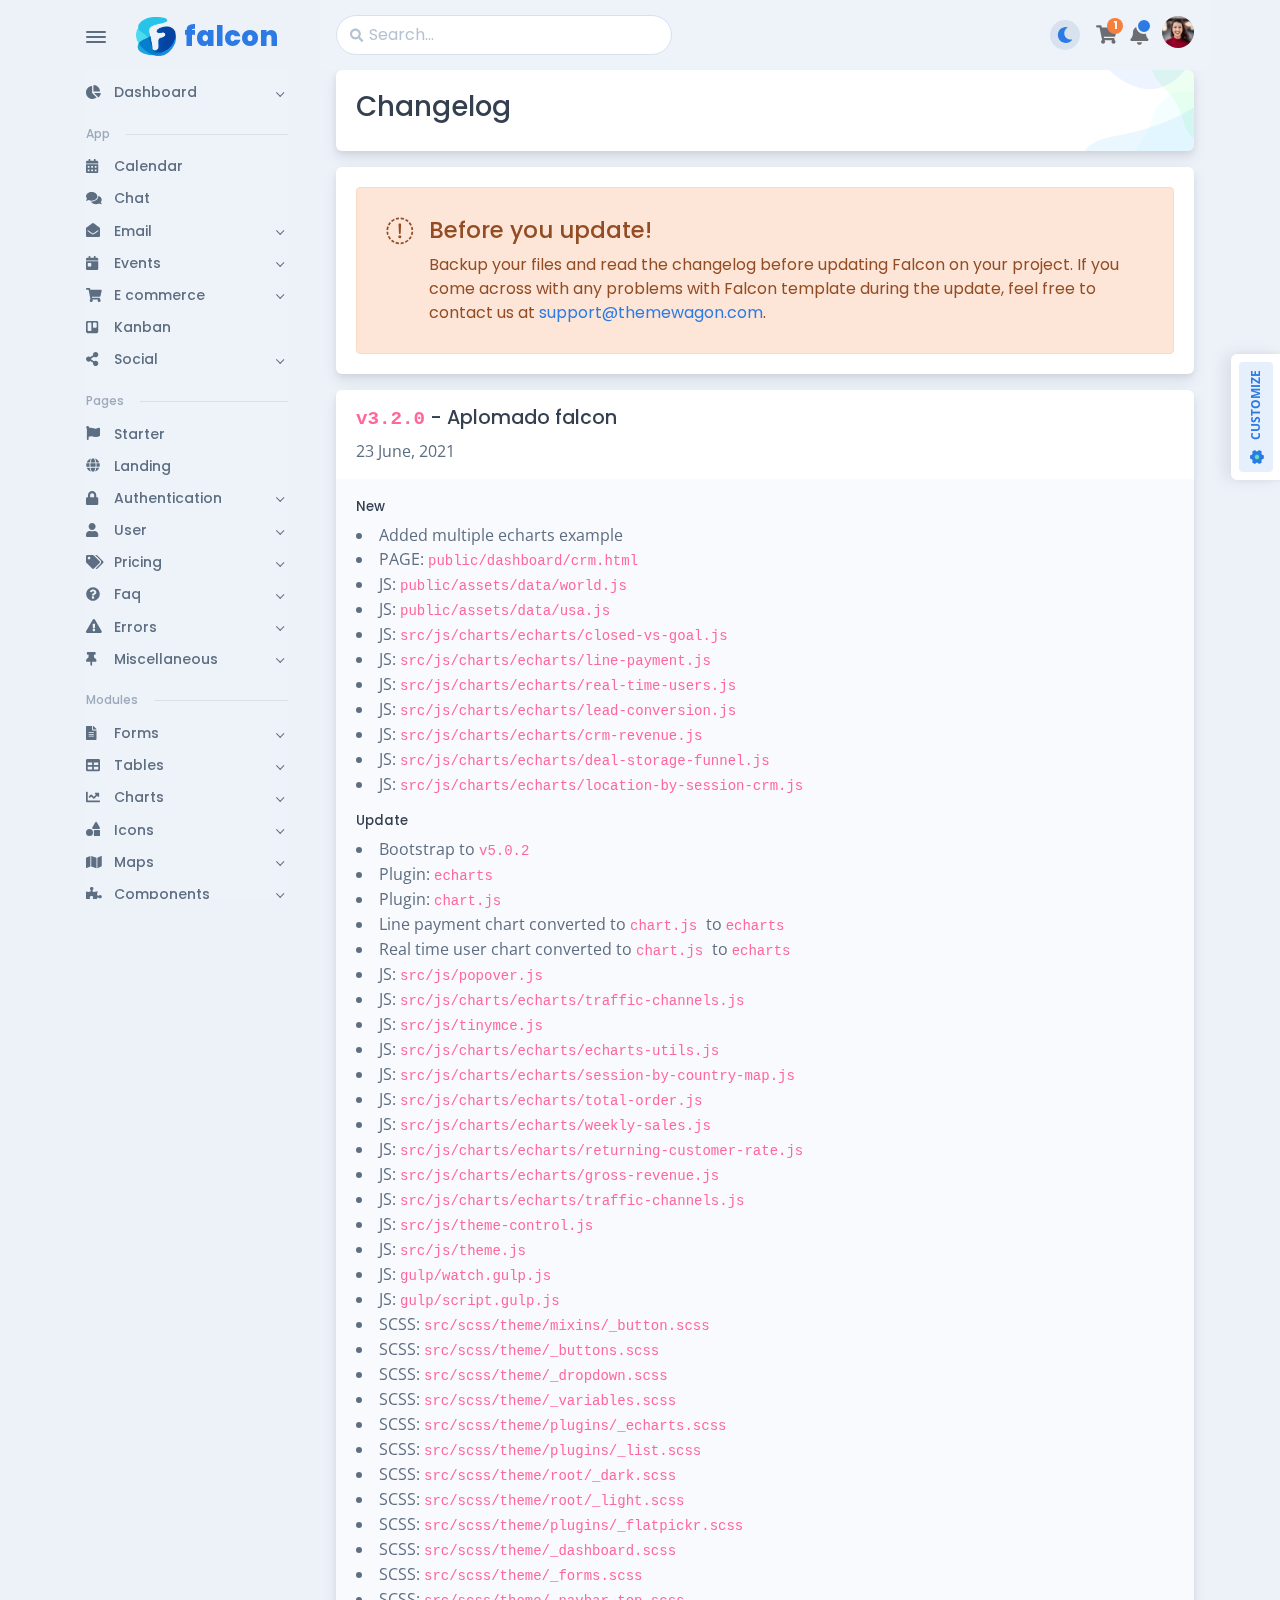
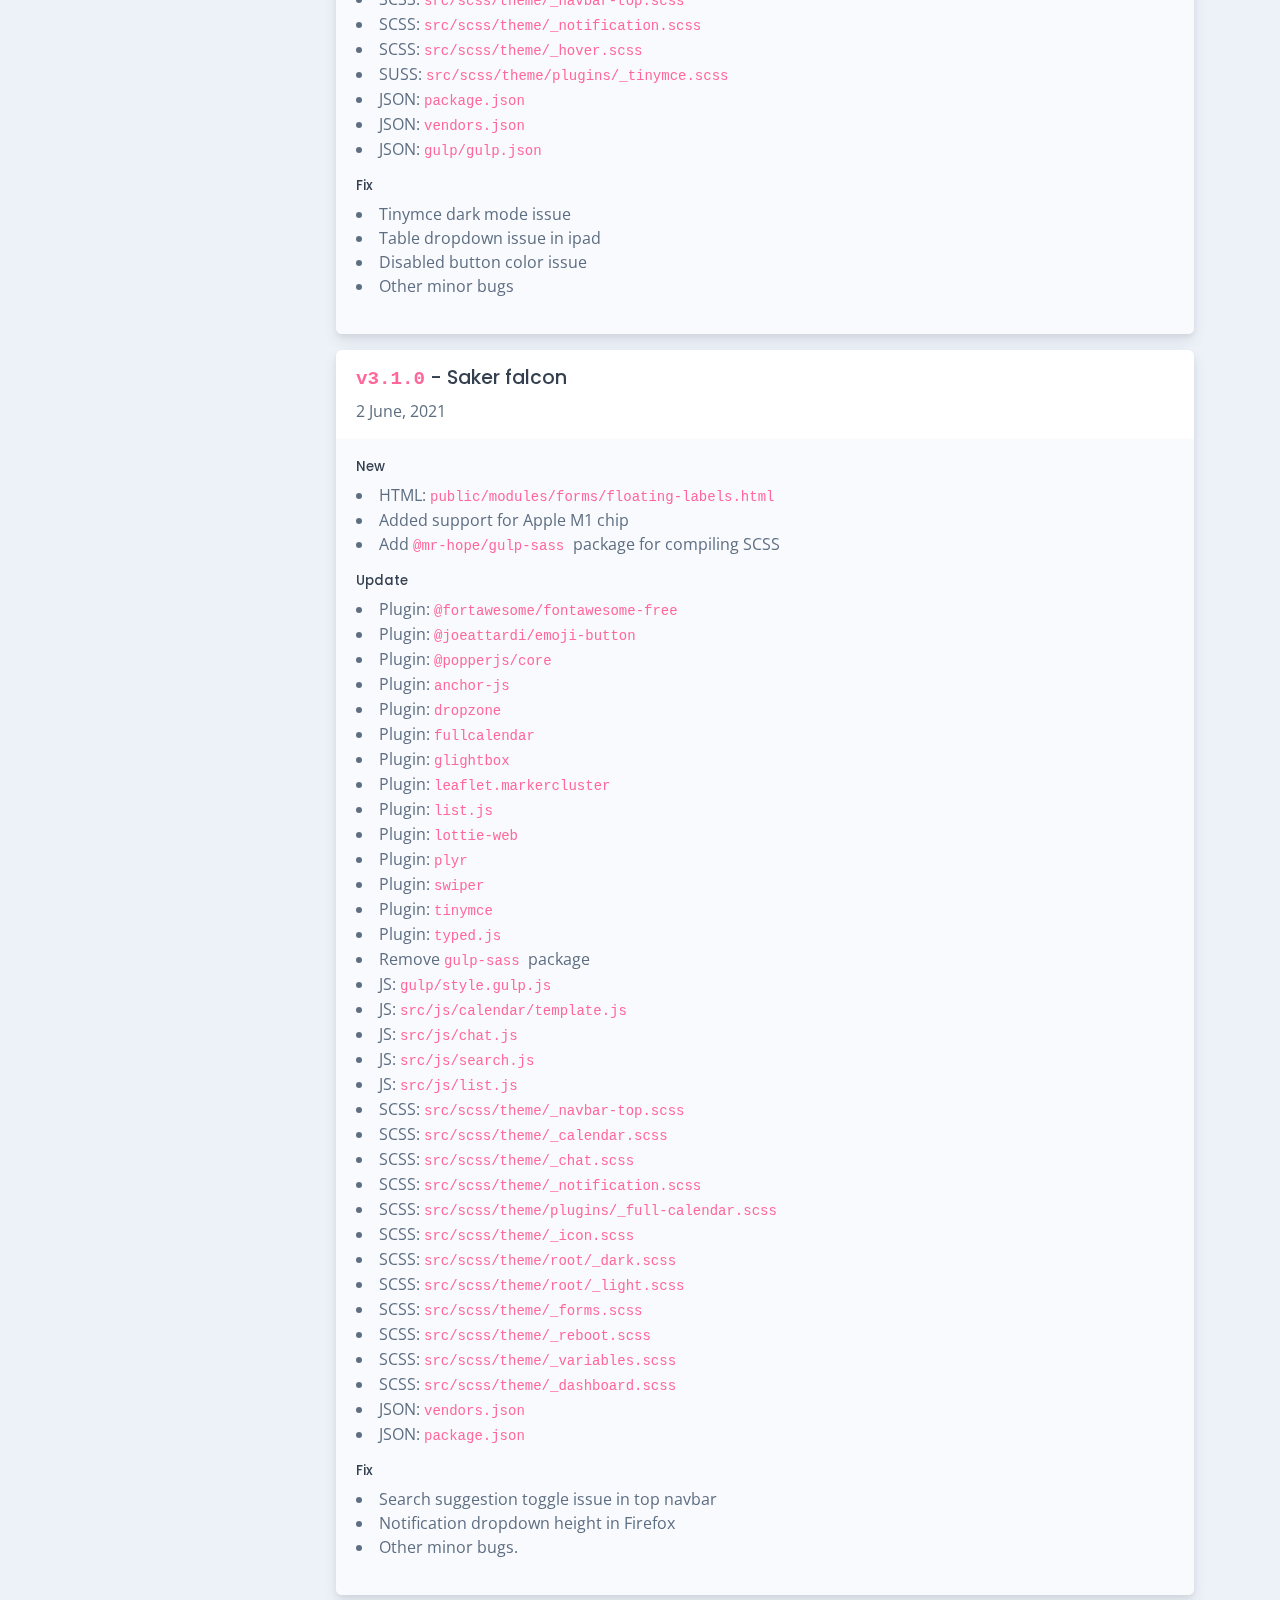
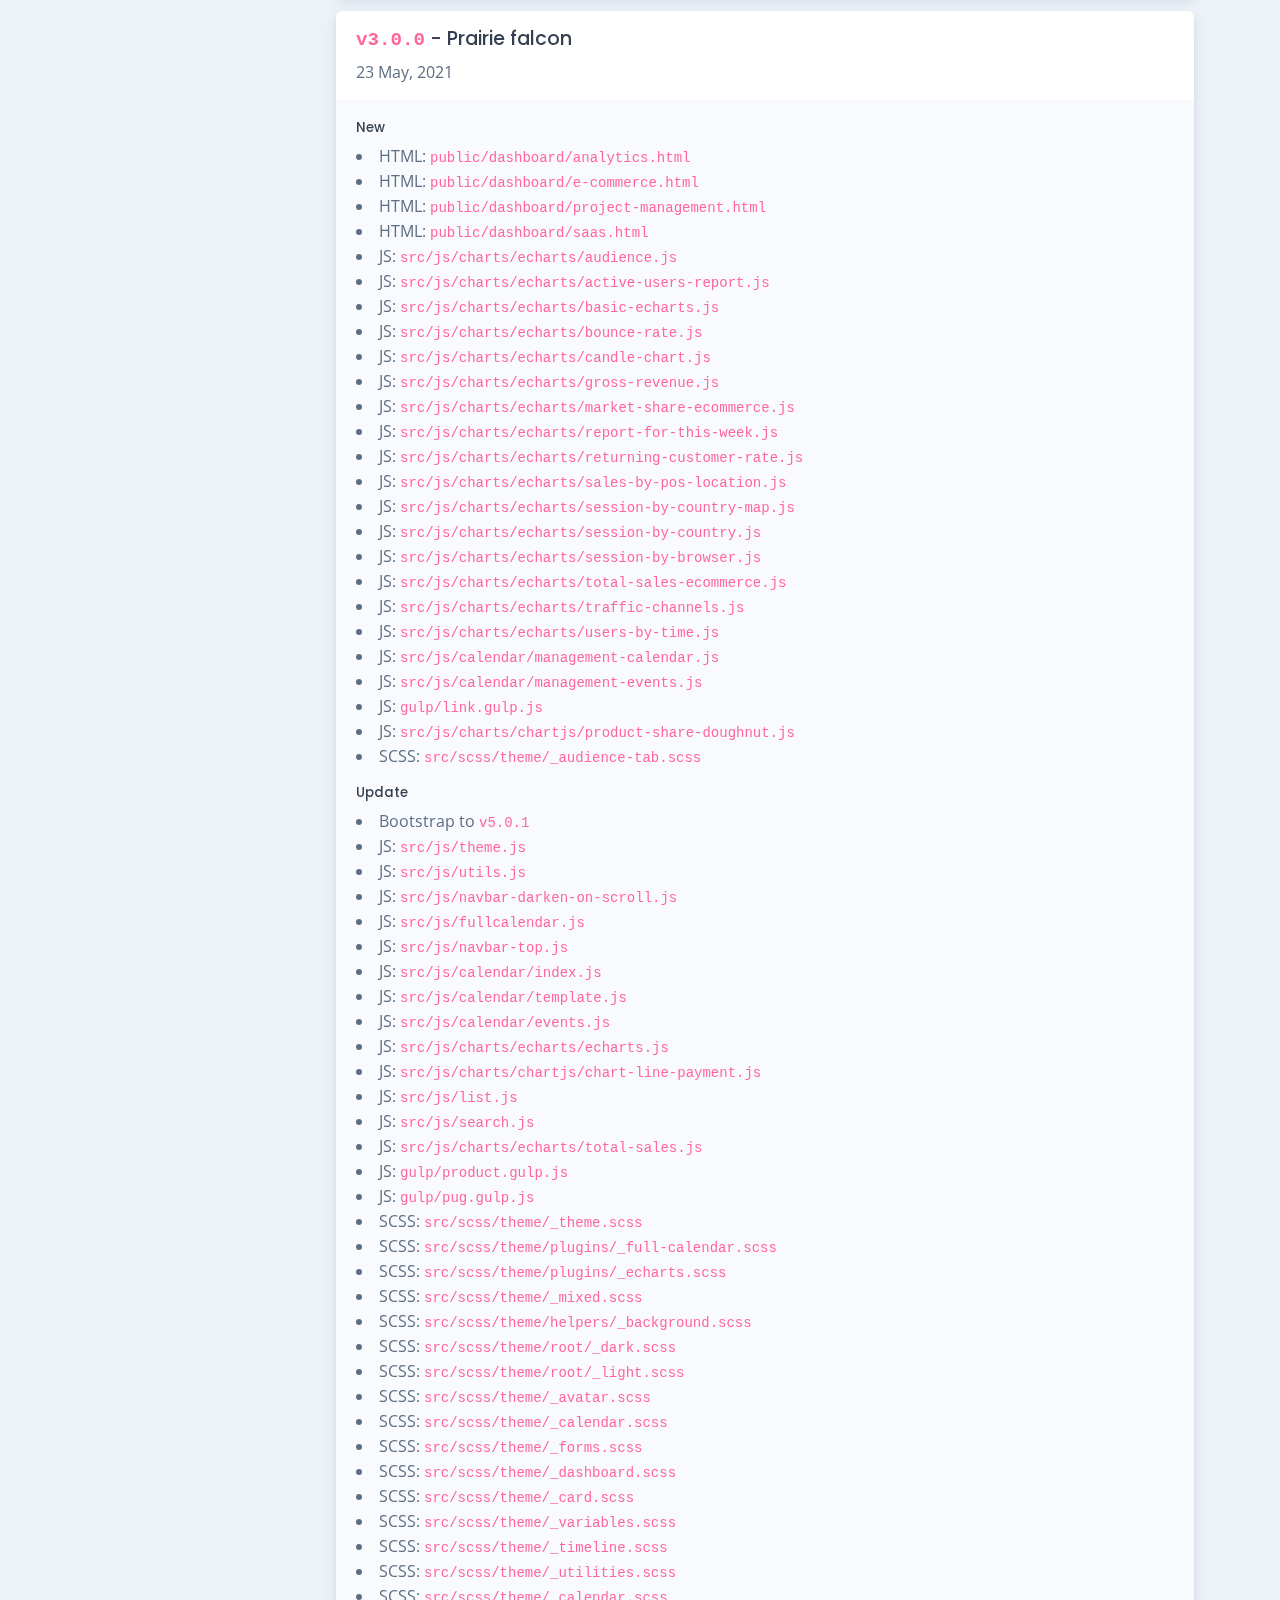
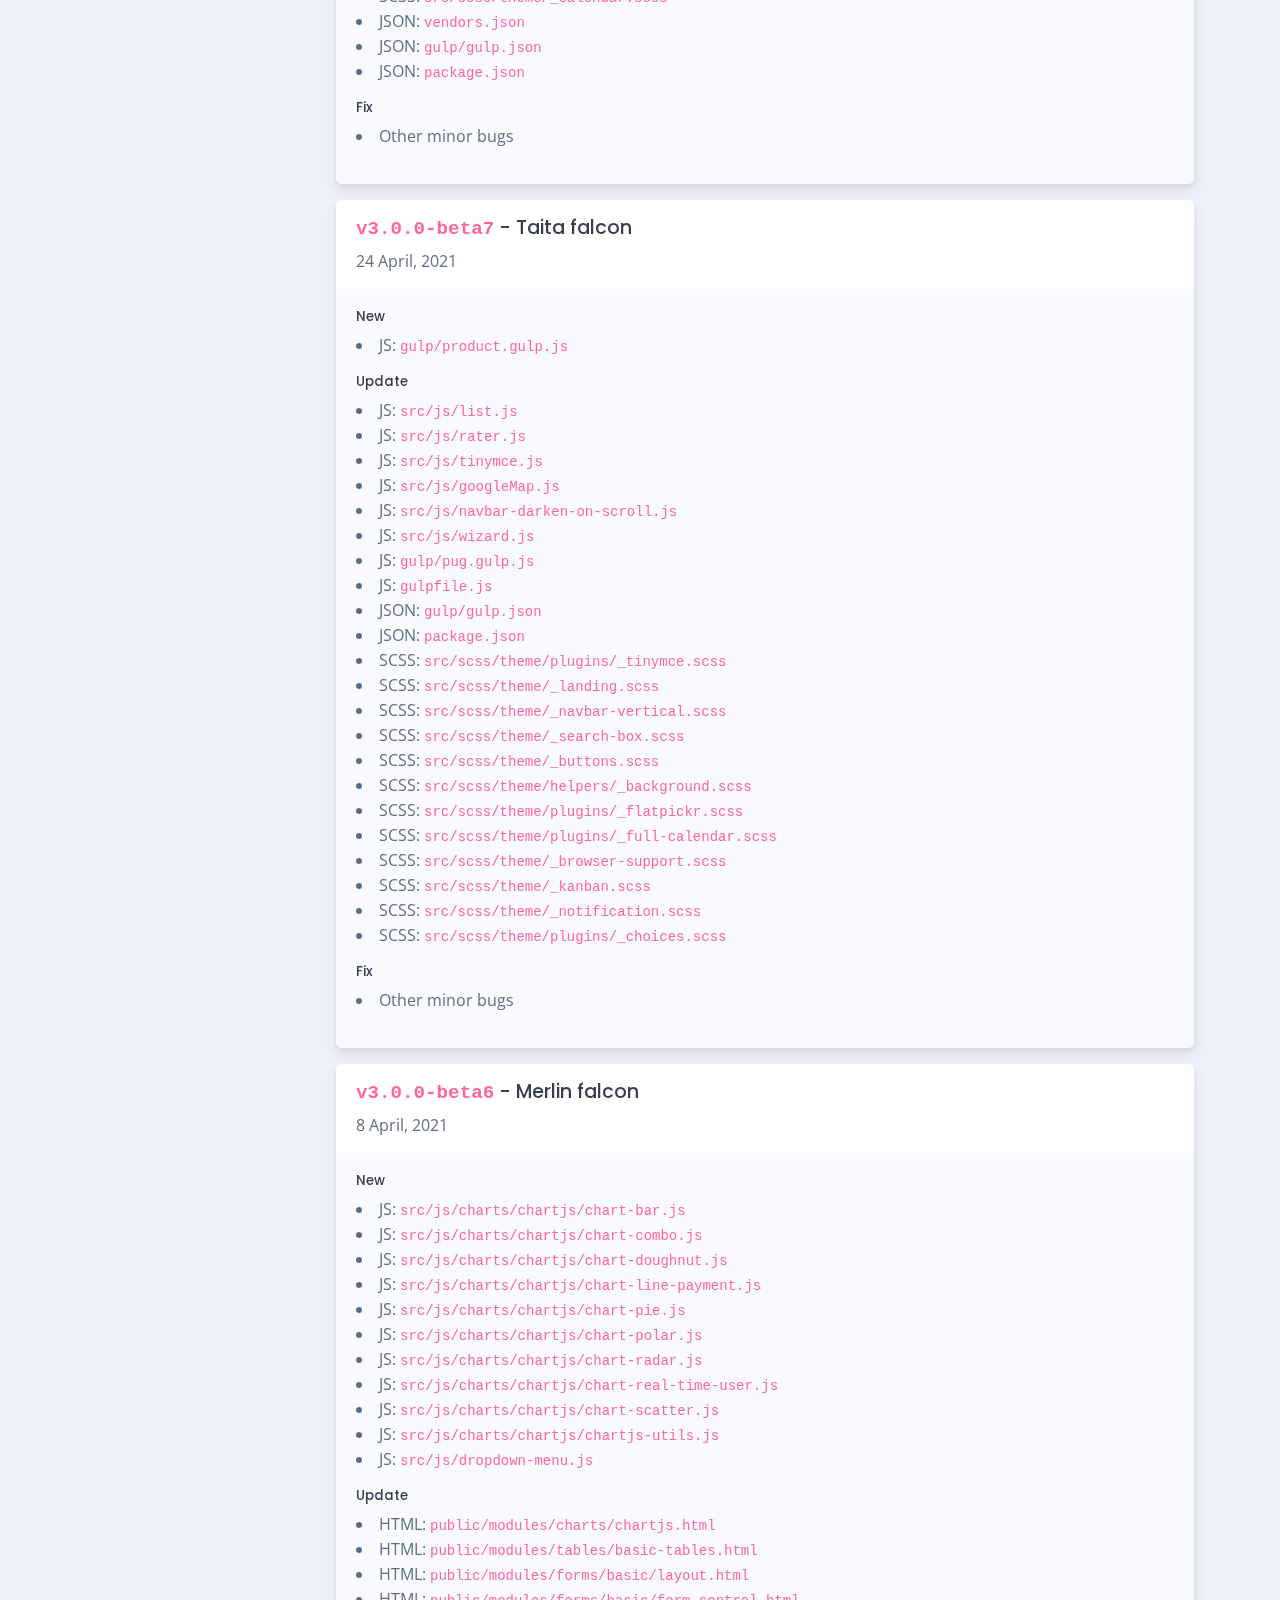
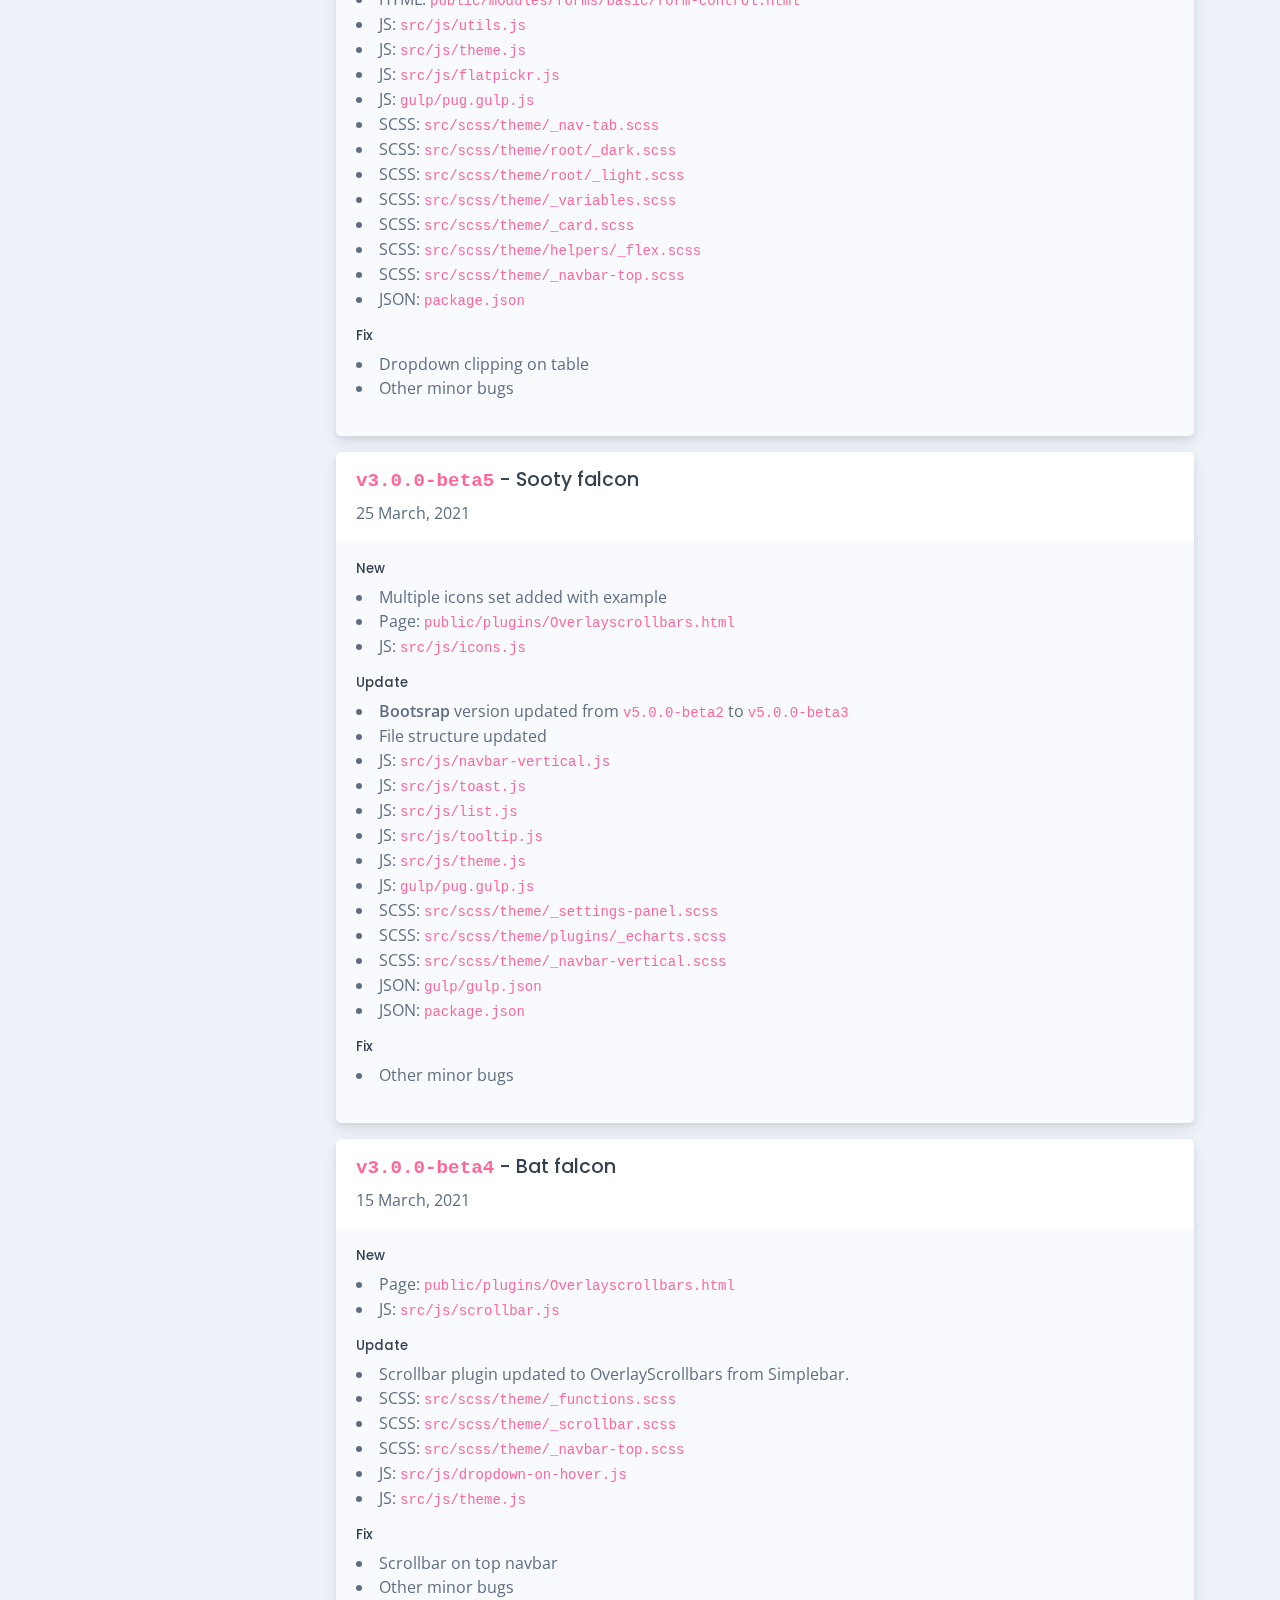
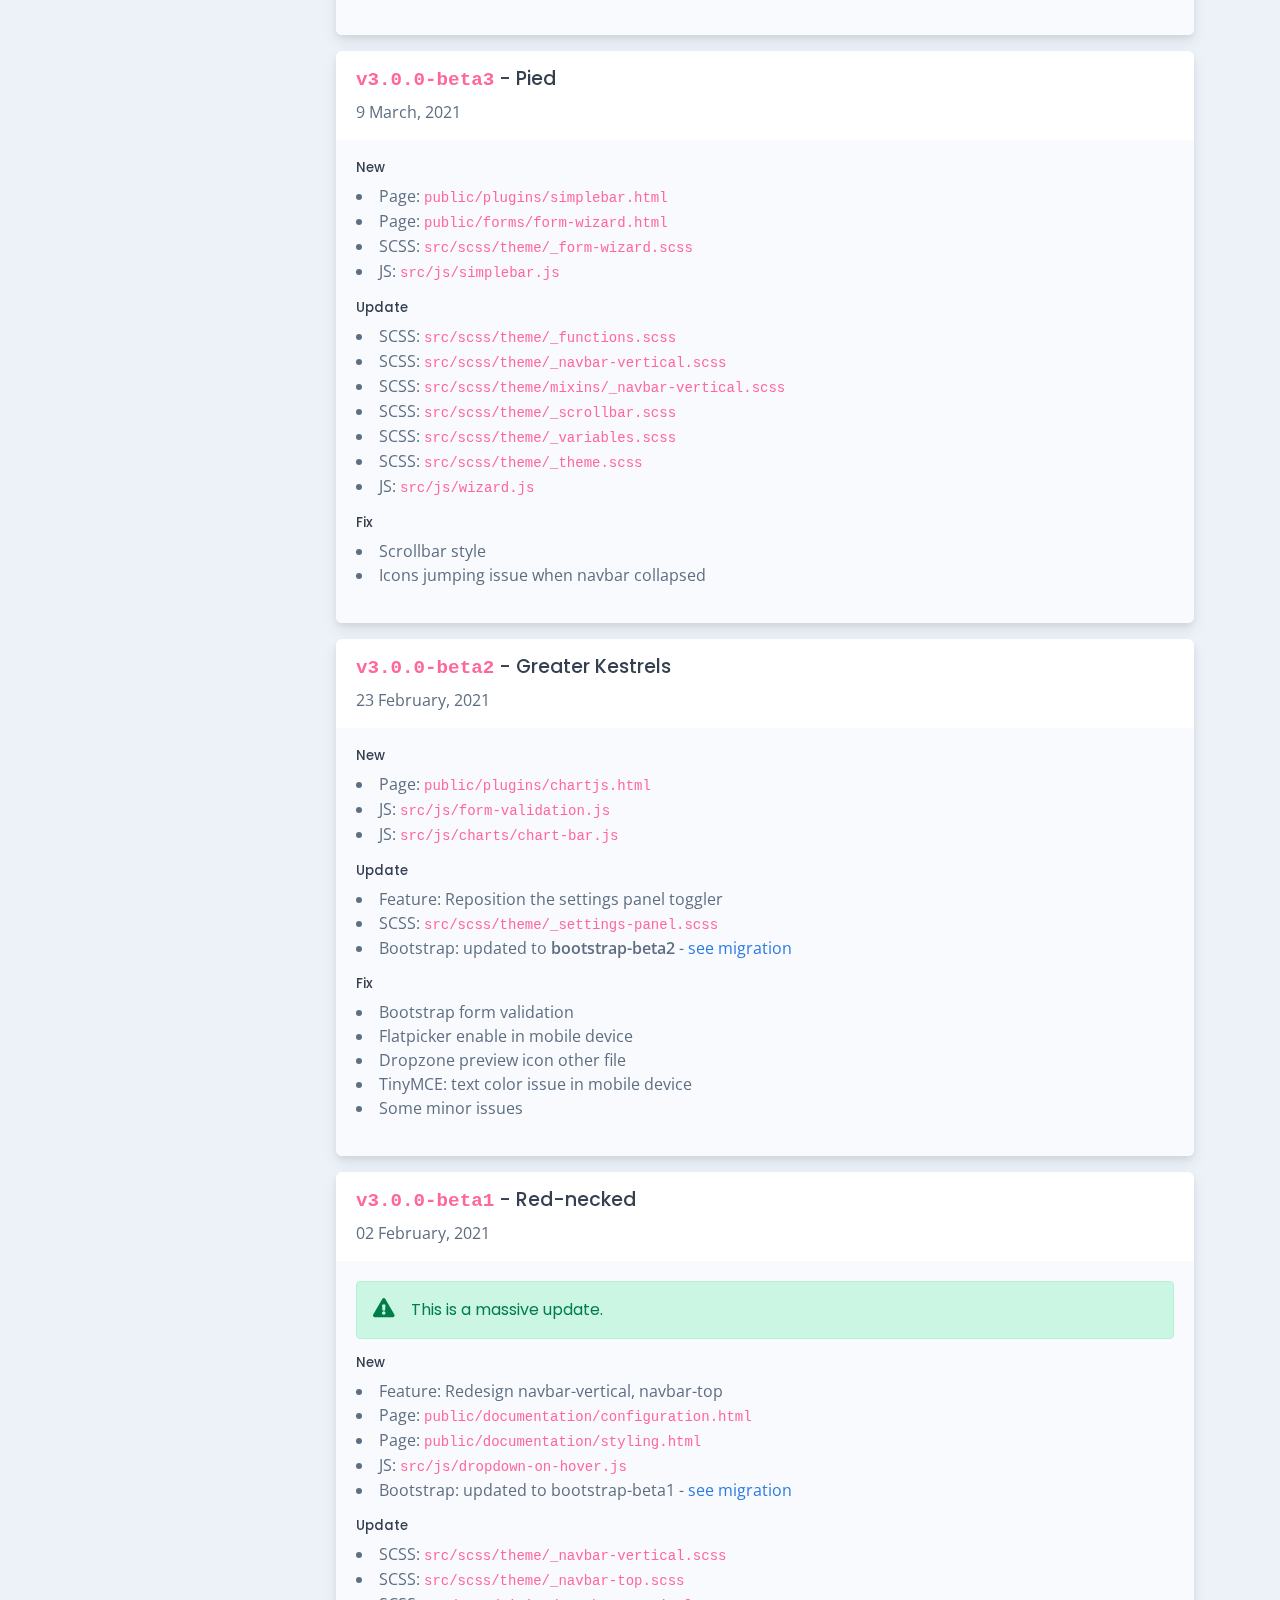
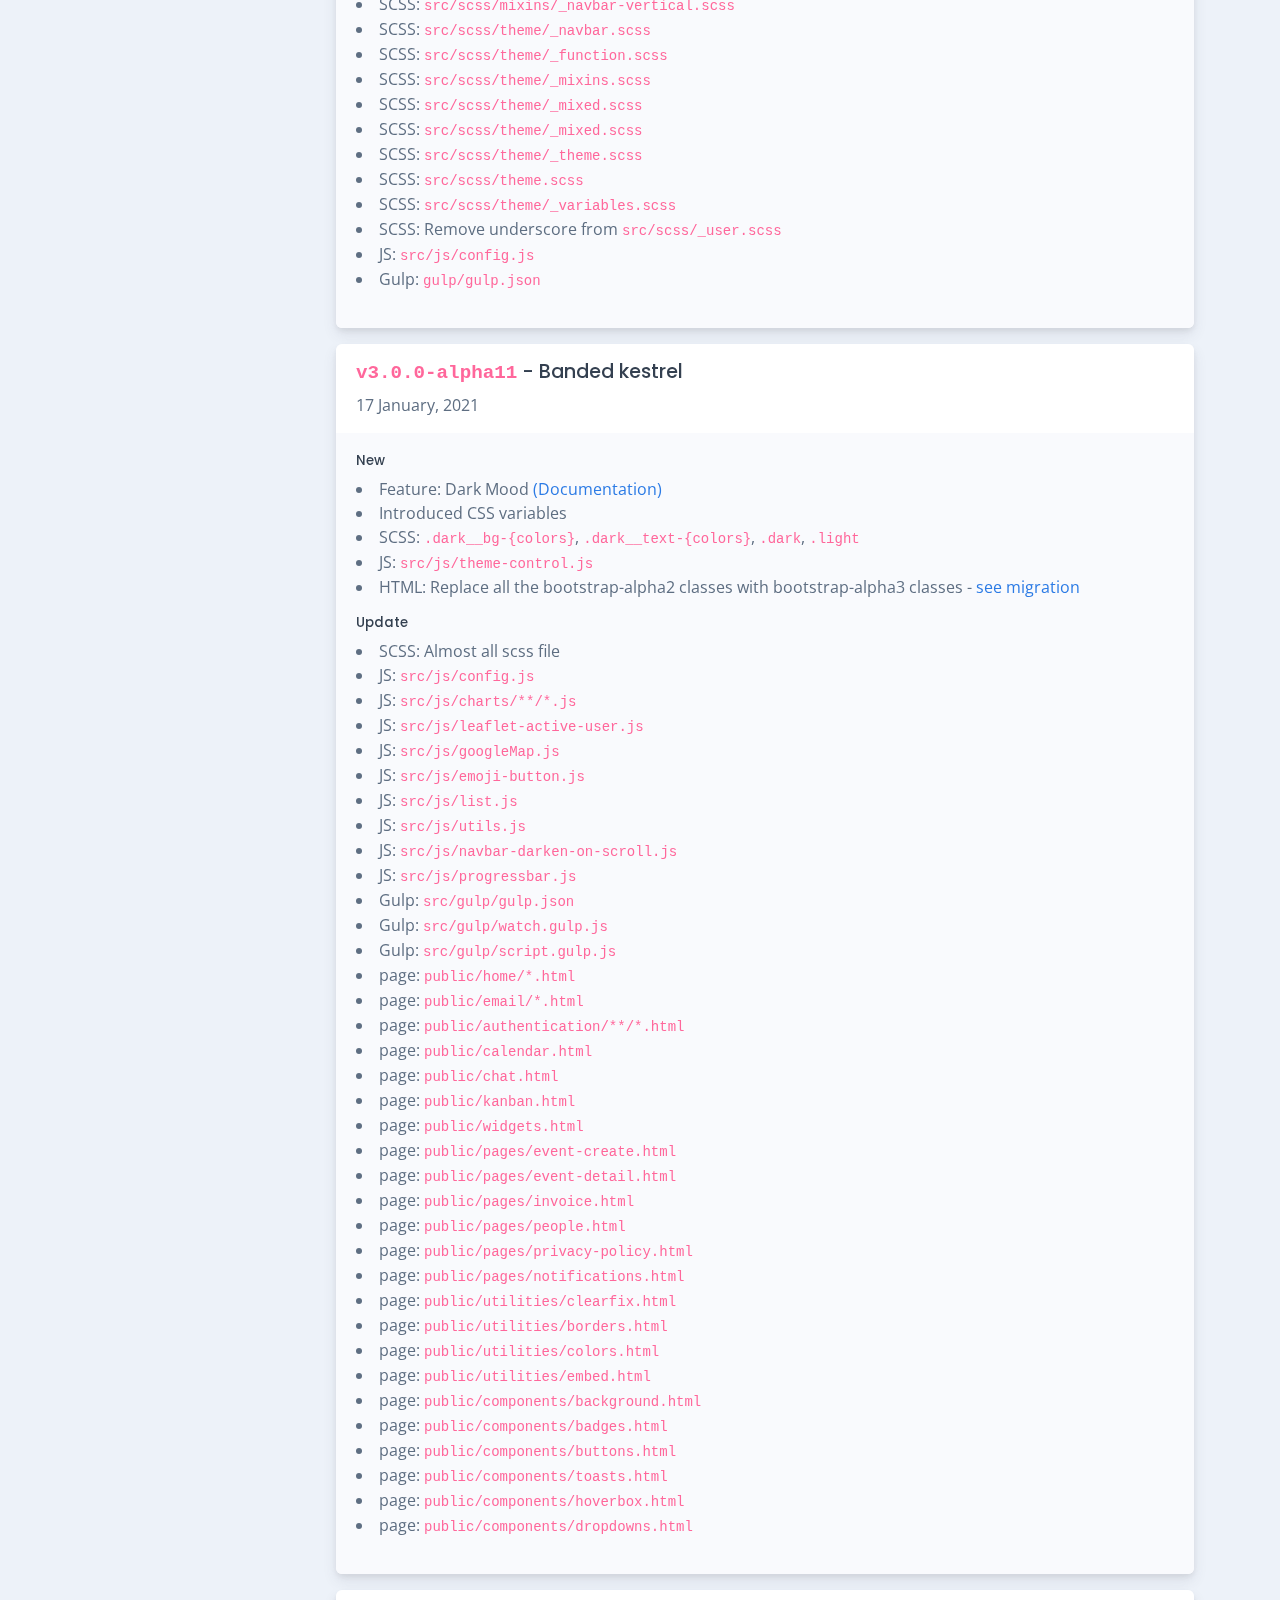
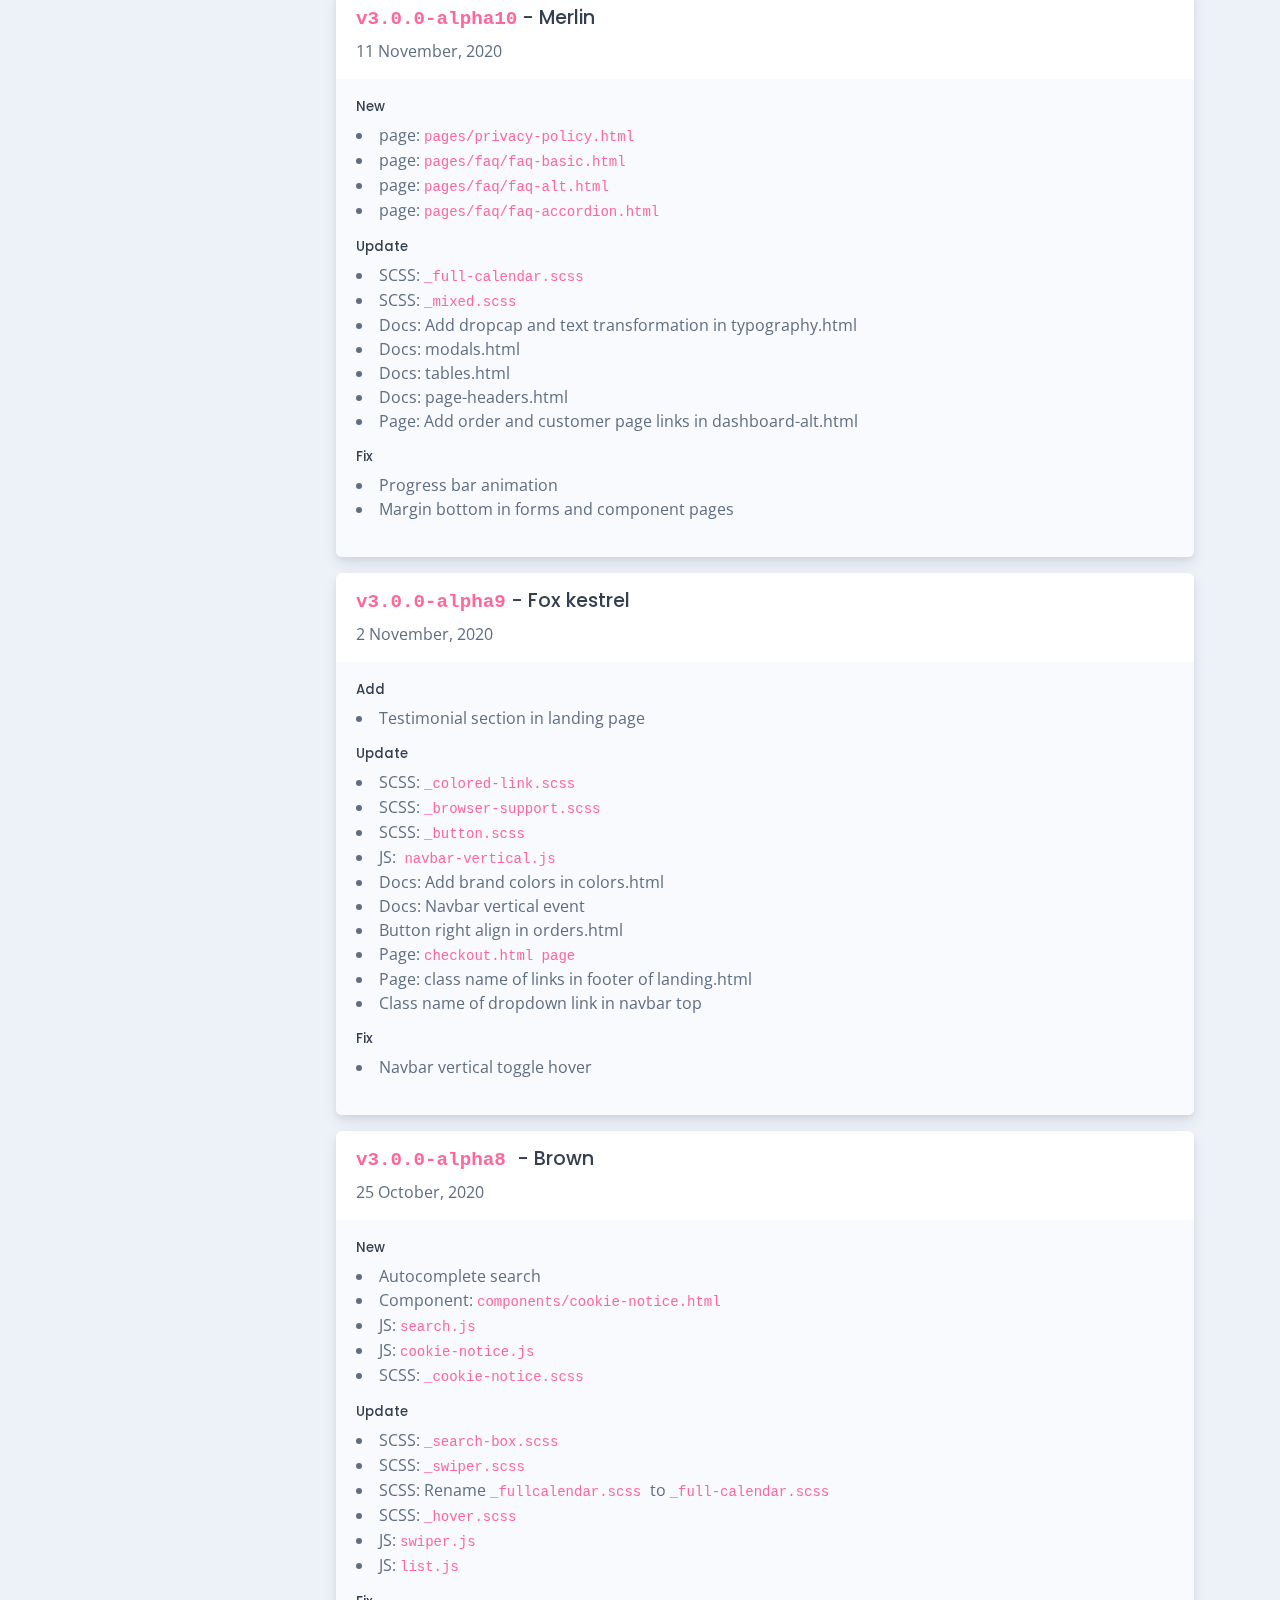
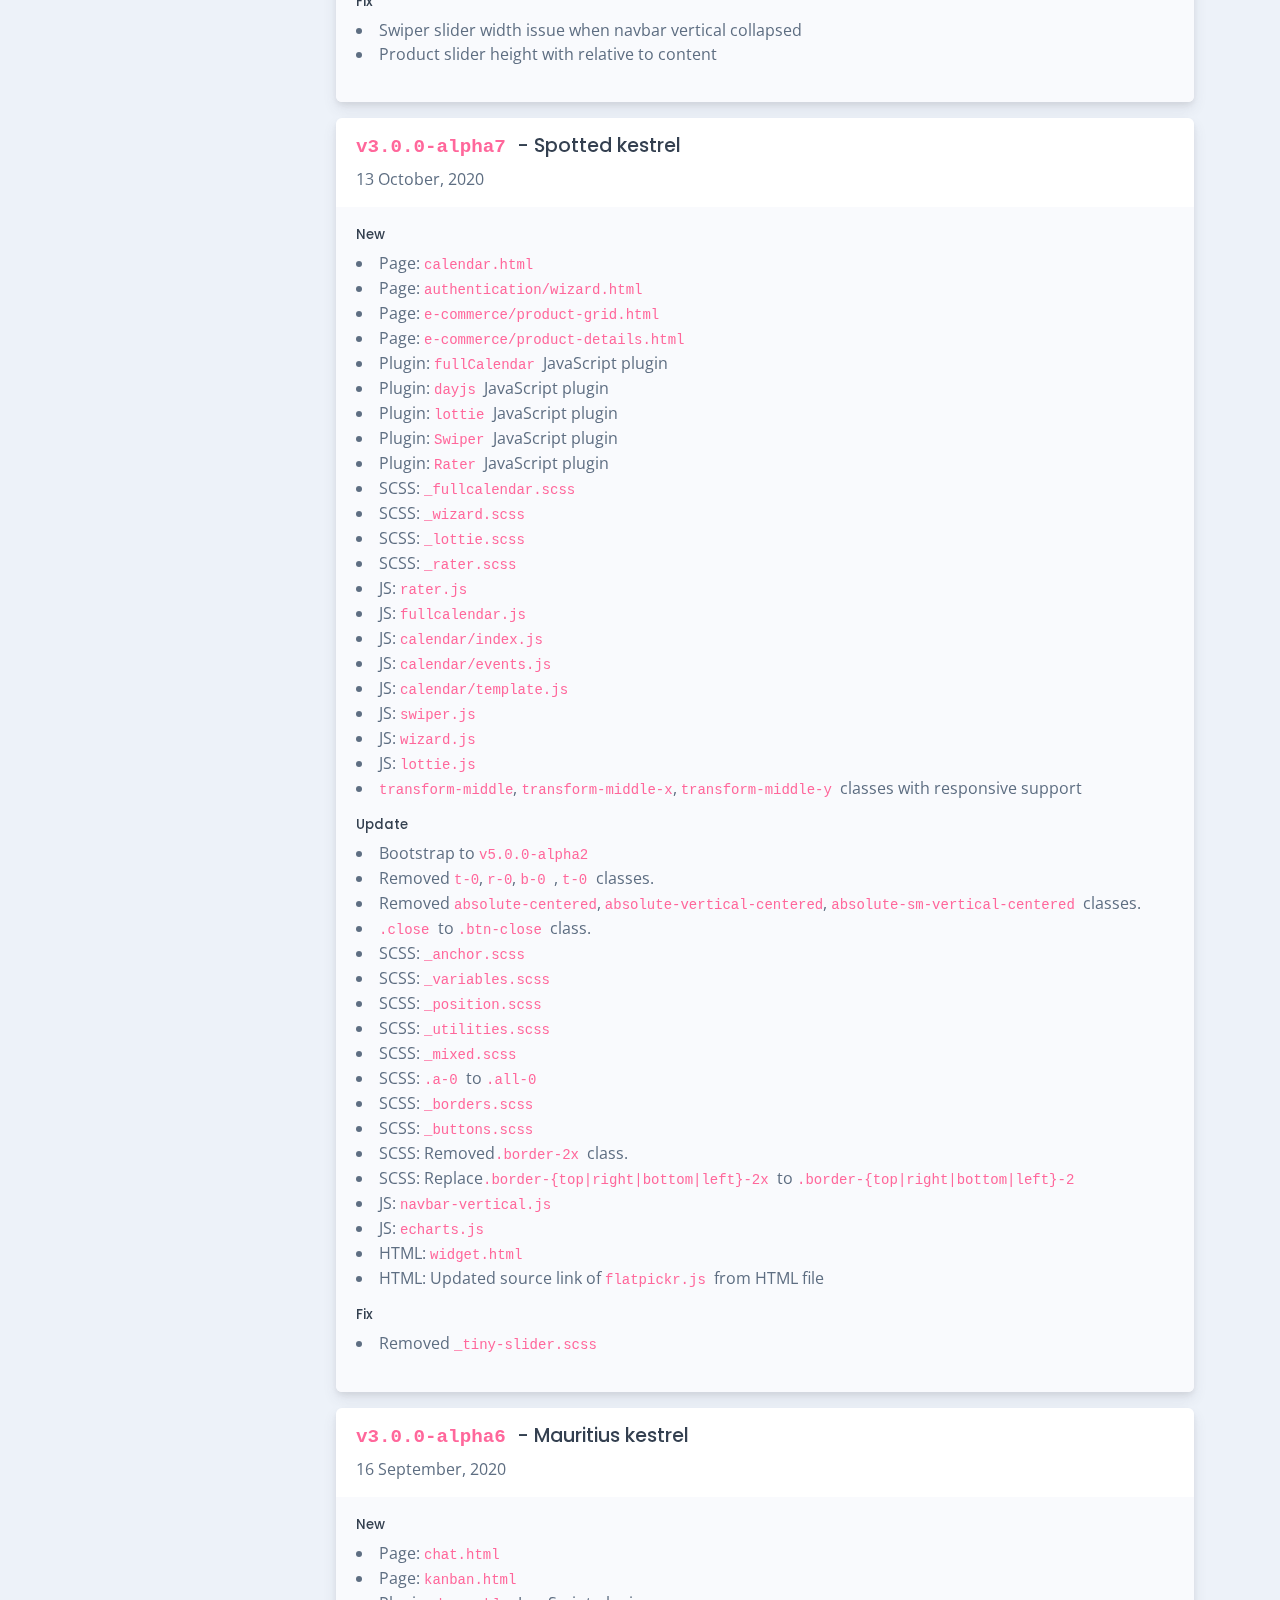
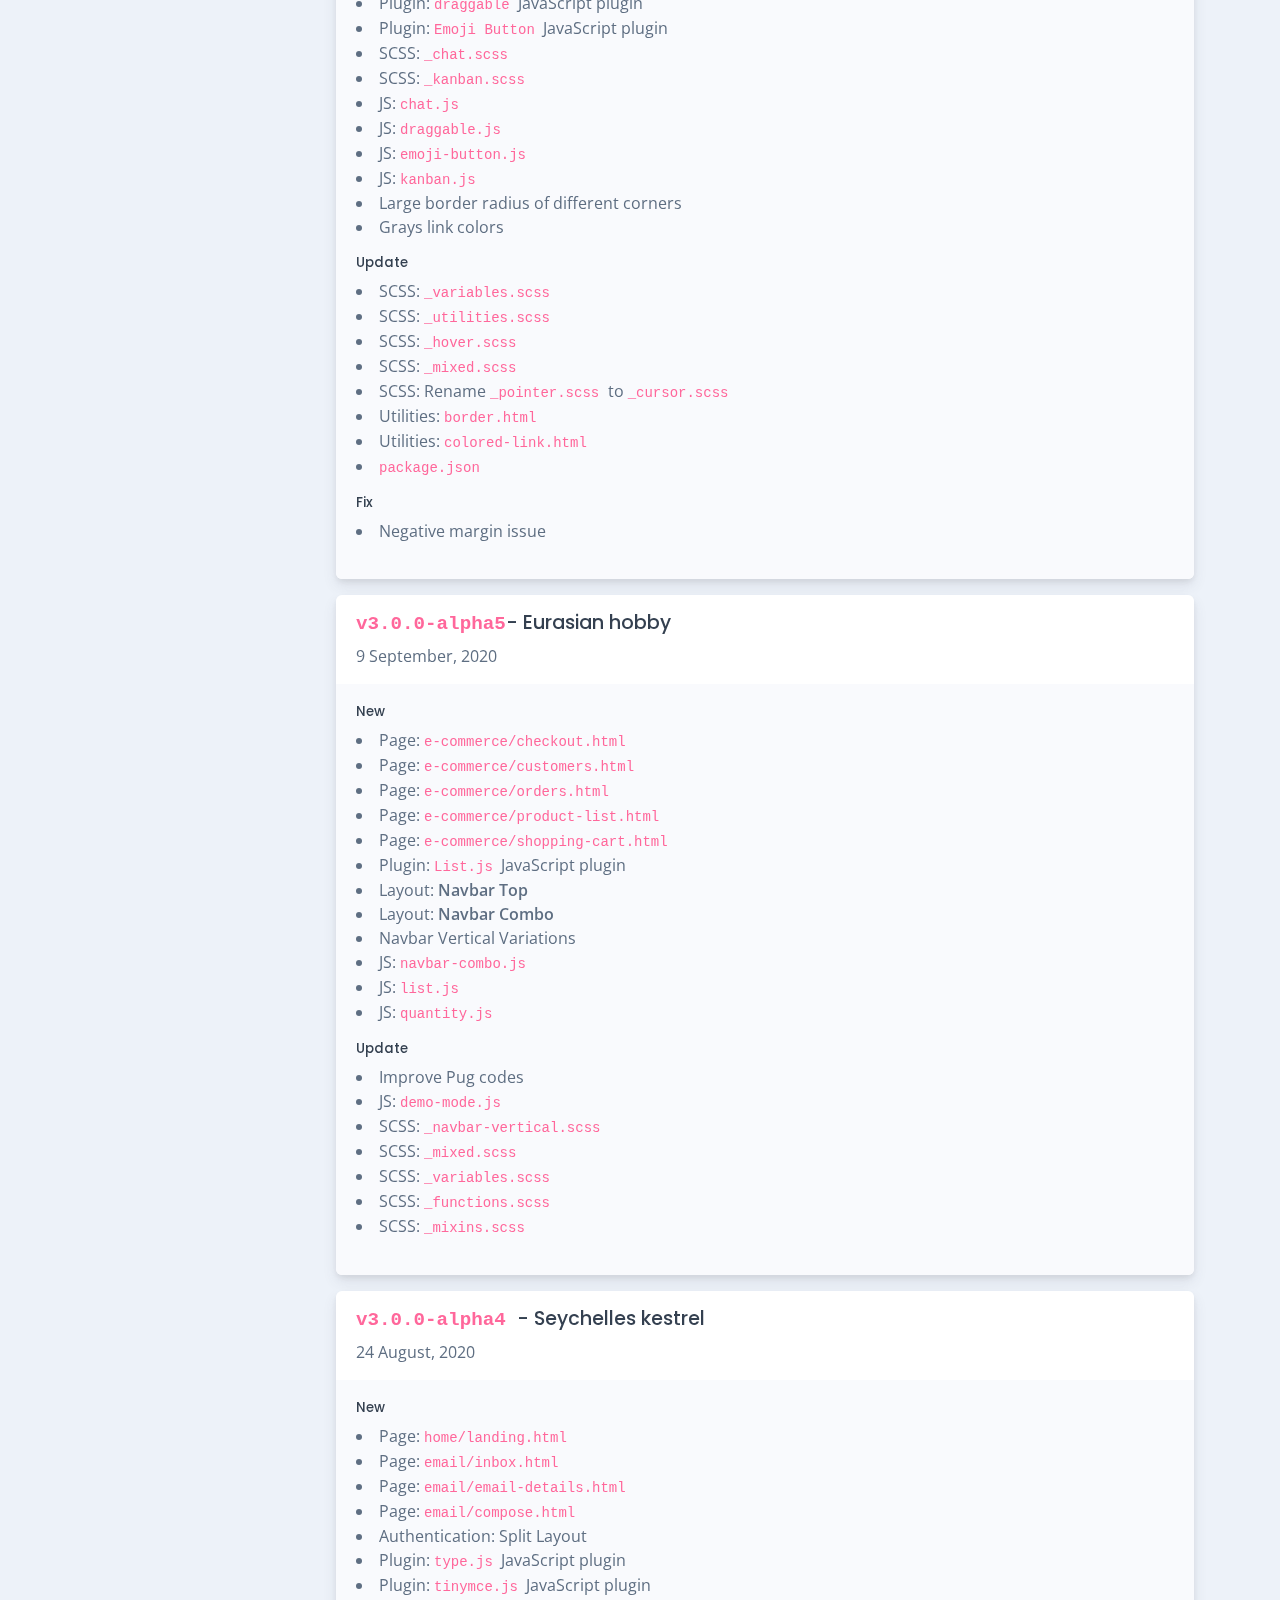
<file: public/changelog.html>
<!DOCTYPE html>
<html lang="en-US" dir="ltr">

  <head>
    <meta charset="utf-8">
    <meta http-equiv="X-UA-Compatible" content="IE=edge">
    <meta name="viewport" content="width=device-width, initial-scale=1">


    <!-- ===============================================-->
    <!--    Document Title-->
    <!-- ===============================================-->
    <title>Falcon | Dashboard &amp; Web App Template</title>


    <!-- ===============================================-->
    <!--    Favicons-->
    <!-- ===============================================-->
    <link rel="apple-touch-icon" sizes="180x180" href="assets/img/favicons/apple-touch-icon.png">
    <link rel="icon" type="image/png" sizes="32x32" href="assets/img/favicons/favicon-32x32.png">
    <link rel="icon" type="image/png" sizes="16x16" href="assets/img/favicons/favicon-16x16.png">
    <link rel="shortcut icon" type="image/x-icon" href="assets/img/favicons/favicon.ico">
    <link rel="manifest" href="assets/img/favicons/manifest.json">
    <meta name="msapplication-TileImage" content="assets/img/favicons/mstile-150x150.png">
    <meta name="theme-color" content="#ffffff">
    <script src="assets/js/config.js"></script>
    <script src="vendors/overlayscrollbars/OverlayScrollbars.min.js"></script>


    <!-- ===============================================-->
    <!--    Stylesheets-->
    <!-- ===============================================-->
    <link href="vendors/prism/prism-okaidia.css" rel="stylesheet">
    <link rel="preconnect" href="https://fonts.gstatic.com">
    <link href="https://fonts.googleapis.com/css?family=Open+Sans:300,400,500,600,700%7cPoppins:300,400,500,600,700,800,900&amp;display=swap" rel="stylesheet">
    <link href="vendors/overlayscrollbars/OverlayScrollbars.min.css" rel="stylesheet">
    <link href="assets/css/theme-rtl.min.css" rel="stylesheet" id="style-rtl">
    <link href="assets/css/theme.min.css" rel="stylesheet" id="style-default">
    <link href="assets/css/user-rtl.min.css" rel="stylesheet" id="user-style-rtl">
    <link href="assets/css/user.min.css" rel="stylesheet" id="user-style-default">
    <script>
      var isRTL = JSON.parse(localStorage.getItem('isRTL'));
      if (isRTL) {
        var linkDefault = document.getElementById('style-default');
        var userLinkDefault = document.getElementById('user-style-default');
        linkDefault.setAttribute('disabled', true);
        userLinkDefault.setAttribute('disabled', true);
        document.querySelector('html').setAttribute('dir', 'rtl');
      } else {
        var linkRTL = document.getElementById('style-rtl');
        var userLinkRTL = document.getElementById('user-style-rtl');
        linkRTL.setAttribute('disabled', true);
        userLinkRTL.setAttribute('disabled', true);
      }
    </script>
  </head>


  <body>

    <!-- ===============================================-->
    <!--    Main Content-->
    <!-- ===============================================-->
    <main class="main" id="top">
      <div class="container" data-layout="container">
        <script>
          var isFluid = JSON.parse(localStorage.getItem('isFluid'));
          if (isFluid) {
            var container = document.querySelector('[data-layout]');
            container.classList.remove('container');
            container.classList.add('container-fluid');
          }
        </script>
        <nav class="navbar navbar-light navbar-vertical navbar-expand-xl">
          <script>
            var navbarStyle = localStorage.getItem("navbarStyle");
            if (navbarStyle && navbarStyle !== 'transparent') {
              document.querySelector('.navbar-vertical').classList.add(`navbar-${navbarStyle}`);
            }
          </script>
          <div class="d-flex align-items-center">
            <div class="toggle-icon-wrapper">

              <button class="btn navbar-toggler-humburger-icon navbar-vertical-toggle" data-bs-toggle="tooltip" data-bs-placement="left" title="Toggle Navigation"><span class="navbar-toggle-icon"><span class="toggle-line"></span></span></button>

            </div><a class="navbar-brand" href="index.html">
              <div class="d-flex align-items-center py-3"><img class="me-2" src="assets/img/icons/spot-illustrations/falcon.png" alt="" width="40" /><span class="font-sans-serif">falcon</span>
              </div>
            </a>
          </div>
          <div class="collapse navbar-collapse" id="navbarVerticalCollapse">
            <div class="navbar-vertical-content scrollbar">
              <ul class="navbar-nav flex-column mb-3" id="navbarVerticalNav">
                <li class="nav-item">
                  <!-- parent pages--><a class="nav-link dropdown-indicator" href="#dashboard" role="button" data-bs-toggle="collapse" aria-expanded="false" aria-controls="dashboard">
                    <div class="d-flex align-items-center"><span class="nav-link-icon"><span class="fas fa-chart-pie"></span></span><span class="nav-link-text ps-1">Dashboard</span>
                    </div>
                  </a>
                  <ul class="nav collapse false" id="dashboard">
                    <li class="nav-item"><a class="nav-link" href="index.html">
                        <div class="d-flex align-items-center"><span class="nav-link-text ps-1">Default</span>
                        </div>
                      </a>
                      <!-- more inner pages-->
                    </li>
                    <li class="nav-item"><a class="nav-link" href="dashboard/analytics.html">
                        <div class="d-flex align-items-center"><span class="nav-link-text ps-1">Analytics</span>
                        </div>
                      </a>
                      <!-- more inner pages-->
                    </li>
                    <li class="nav-item"><a class="nav-link" href="dashboard/crm.html">
                        <div class="d-flex align-items-center"><span class="nav-link-text ps-1">CRM</span>
                        </div>
                      </a>
                      <!-- more inner pages-->
                    </li>
                    <li class="nav-item"><a class="nav-link" href="dashboard/e-commerce.html">
                        <div class="d-flex align-items-center"><span class="nav-link-text ps-1">E commerce</span>
                        </div>
                      </a>
                      <!-- more inner pages-->
                    </li>
                    <li class="nav-item"><a class="nav-link" href="dashboard/project-management.html">
                        <div class="d-flex align-items-center"><span class="nav-link-text ps-1">Management</span>
                        </div>
                      </a>
                      <!-- more inner pages-->
                    </li>
                    <li class="nav-item"><a class="nav-link" href="dashboard/saas.html">
                        <div class="d-flex align-items-center"><span class="nav-link-text ps-1">SaaS</span>
                        </div>
                      </a>
                      <!-- more inner pages-->
                    </li>
                  </ul>
                </li>
                <li class="nav-item">
                  <!-- label-->
                  <div class="row navbar-vertical-label-wrapper mt-3 mb-2">
                    <div class="col-auto navbar-vertical-label">App
                    </div>
                    <div class="col ps-0">
                      <hr class="mb-0 navbar-vertical-divider" />
                    </div>
                  </div>
                  <!-- parent pages--><a class="nav-link" href="app/calendar.html" role="button">
                    <div class="d-flex align-items-center"><span class="nav-link-icon"><span class="fas fa-calendar-alt"></span></span><span class="nav-link-text ps-1">Calendar</span>
                    </div>
                  </a>
                  <!-- parent pages--><a class="nav-link" href="app/chat.html" role="button">
                    <div class="d-flex align-items-center"><span class="nav-link-icon"><span class="fas fa-comments"></span></span><span class="nav-link-text ps-1">Chat</span>
                    </div>
                  </a>
                  <!-- parent pages--><a class="nav-link dropdown-indicator" href="#email" role="button" data-bs-toggle="collapse" aria-expanded="false" aria-controls="email">
                    <div class="d-flex align-items-center"><span class="nav-link-icon"><span class="fas fa-envelope-open"></span></span><span class="nav-link-text ps-1">Email</span>
                    </div>
                  </a>
                  <ul class="nav collapse false" id="email">
                    <li class="nav-item"><a class="nav-link" href="app/email/inbox.html">
                        <div class="d-flex align-items-center"><span class="nav-link-text ps-1">Inbox</span>
                        </div>
                      </a>
                      <!-- more inner pages-->
                    </li>
                    <li class="nav-item"><a class="nav-link" href="app/email/email-detail.html">
                        <div class="d-flex align-items-center"><span class="nav-link-text ps-1">Email detail</span>
                        </div>
                      </a>
                      <!-- more inner pages-->
                    </li>
                    <li class="nav-item"><a class="nav-link" href="app/email/compose.html">
                        <div class="d-flex align-items-center"><span class="nav-link-text ps-1">Compose</span>
                        </div>
                      </a>
                      <!-- more inner pages-->
                    </li>
                  </ul>
                  <!-- parent pages--><a class="nav-link dropdown-indicator" href="#events" role="button" data-bs-toggle="collapse" aria-expanded="false" aria-controls="events">
                    <div class="d-flex align-items-center"><span class="nav-link-icon"><span class="fas fa-calendar-day"></span></span><span class="nav-link-text ps-1">Events</span>
                    </div>
                  </a>
                  <ul class="nav collapse false" id="events">
                    <li class="nav-item"><a class="nav-link" href="app/events/create-an-event.html">
                        <div class="d-flex align-items-center"><span class="nav-link-text ps-1">Create an event</span>
                        </div>
                      </a>
                      <!-- more inner pages-->
                    </li>
                    <li class="nav-item"><a class="nav-link" href="app/events/event-detail.html">
                        <div class="d-flex align-items-center"><span class="nav-link-text ps-1">Event detail</span>
                        </div>
                      </a>
                      <!-- more inner pages-->
                    </li>
                    <li class="nav-item"><a class="nav-link" href="app/events/event-list.html">
                        <div class="d-flex align-items-center"><span class="nav-link-text ps-1">Event list</span>
                        </div>
                      </a>
                      <!-- more inner pages-->
                    </li>
                  </ul>
                  <!-- parent pages--><a class="nav-link dropdown-indicator" href="#e-commerce" role="button" data-bs-toggle="collapse" aria-expanded="false" aria-controls="e-commerce">
                    <div class="d-flex align-items-center"><span class="nav-link-icon"><span class="fas fa-shopping-cart"></span></span><span class="nav-link-text ps-1">E commerce</span>
                    </div>
                  </a>
                  <ul class="nav collapse false" id="e-commerce">
                    <li class="nav-item"><a class="nav-link dropdown-indicator" href="#product" data-bs-toggle="collapse" aria-expanded="false" aria-controls="e-commerce">
                        <div class="d-flex align-items-center"><span class="nav-link-text ps-1">Product</span>
                        </div>
                      </a>
                      <!-- more inner pages-->
                      <ul class="nav collapse false" id="product">
                        <li class="nav-item"><a class="nav-link" href="app/e-commerce/product/product-list.html">
                            <div class="d-flex align-items-center"><span class="nav-link-text ps-1">Product list</span>
                            </div>
                          </a>
                          <!-- more inner pages-->
                        </li>
                        <li class="nav-item"><a class="nav-link" href="app/e-commerce/product/product-grid.html">
                            <div class="d-flex align-items-center"><span class="nav-link-text ps-1">Product grid</span>
                            </div>
                          </a>
                          <!-- more inner pages-->
                        </li>
                        <li class="nav-item"><a class="nav-link" href="app/e-commerce/product/product-details.html">
                            <div class="d-flex align-items-center"><span class="nav-link-text ps-1">Product details</span>
                            </div>
                          </a>
                          <!-- more inner pages-->
                        </li>
                      </ul>
                    </li>
                    <li class="nav-item"><a class="nav-link dropdown-indicator" href="#orders" data-bs-toggle="collapse" aria-expanded="false" aria-controls="e-commerce">
                        <div class="d-flex align-items-center"><span class="nav-link-text ps-1">Orders</span>
                        </div>
                      </a>
                      <!-- more inner pages-->
                      <ul class="nav collapse false" id="orders">
                        <li class="nav-item"><a class="nav-link" href="app/e-commerce/orders/order-list.html">
                            <div class="d-flex align-items-center"><span class="nav-link-text ps-1">Order list</span>
                            </div>
                          </a>
                          <!-- more inner pages-->
                        </li>
                        <li class="nav-item"><a class="nav-link" href="app/e-commerce/orders/order-details.html">
                            <div class="d-flex align-items-center"><span class="nav-link-text ps-1">Order details</span>
                            </div>
                          </a>
                          <!-- more inner pages-->
                        </li>
                      </ul>
                    </li>
                    <li class="nav-item"><a class="nav-link" href="app/e-commerce/customers.html">
                        <div class="d-flex align-items-center"><span class="nav-link-text ps-1">Customers</span>
                        </div>
                      </a>
                      <!-- more inner pages-->
                    </li>
                    <li class="nav-item"><a class="nav-link" href="app/e-commerce/customer-details.html">
                        <div class="d-flex align-items-center"><span class="nav-link-text ps-1">Customer details</span>
                        </div>
                      </a>
                      <!-- more inner pages-->
                    </li>
                    <li class="nav-item"><a class="nav-link" href="app/e-commerce/shopping-cart.html">
                        <div class="d-flex align-items-center"><span class="nav-link-text ps-1">Shopping cart</span>
                        </div>
                      </a>
                      <!-- more inner pages-->
                    </li>
                    <li class="nav-item"><a class="nav-link" href="app/e-commerce/checkout.html">
                        <div class="d-flex align-items-center"><span class="nav-link-text ps-1">Checkout</span>
                        </div>
                      </a>
                      <!-- more inner pages-->
                    </li>
                    <li class="nav-item"><a class="nav-link" href="app/e-commerce/billing.html">
                        <div class="d-flex align-items-center"><span class="nav-link-text ps-1">Billing</span>
                        </div>
                      </a>
                      <!-- more inner pages-->
                    </li>
                    <li class="nav-item"><a class="nav-link" href="app/e-commerce/invoice.html">
                        <div class="d-flex align-items-center"><span class="nav-link-text ps-1">Invoice</span>
                        </div>
                      </a>
                      <!-- more inner pages-->
                    </li>
                  </ul>
                  <!-- parent pages--><a class="nav-link" href="app/kanban.html" role="button">
                    <div class="d-flex align-items-center"><span class="nav-link-icon"><span class="fab fa-trello"></span></span><span class="nav-link-text ps-1">Kanban</span>
                    </div>
                  </a>
                  <!-- parent pages--><a class="nav-link dropdown-indicator" href="#social" role="button" data-bs-toggle="collapse" aria-expanded="false" aria-controls="social">
                    <div class="d-flex align-items-center"><span class="nav-link-icon"><span class="fas fa-share-alt"></span></span><span class="nav-link-text ps-1">Social</span>
                    </div>
                  </a>
                  <ul class="nav collapse false" id="social">
                    <li class="nav-item"><a class="nav-link" href="app/social/feed.html">
                        <div class="d-flex align-items-center"><span class="nav-link-text ps-1">Feed</span>
                        </div>
                      </a>
                      <!-- more inner pages-->
                    </li>
                    <li class="nav-item"><a class="nav-link" href="app/social/activity-log.html">
                        <div class="d-flex align-items-center"><span class="nav-link-text ps-1">Activity log</span>
                        </div>
                      </a>
                      <!-- more inner pages-->
                    </li>
                    <li class="nav-item"><a class="nav-link" href="app/social/notifications.html">
                        <div class="d-flex align-items-center"><span class="nav-link-text ps-1">Notifications</span>
                        </div>
                      </a>
                      <!-- more inner pages-->
                    </li>
                    <li class="nav-item"><a class="nav-link" href="app/social/followers.html">
                        <div class="d-flex align-items-center"><span class="nav-link-text ps-1">Followers</span>
                        </div>
                      </a>
                      <!-- more inner pages-->
                    </li>
                  </ul>
                </li>
                <li class="nav-item">
                  <!-- label-->
                  <div class="row navbar-vertical-label-wrapper mt-3 mb-2">
                    <div class="col-auto navbar-vertical-label">Pages
                    </div>
                    <div class="col ps-0">
                      <hr class="mb-0 navbar-vertical-divider" />
                    </div>
                  </div>
                  <!-- parent pages--><a class="nav-link" href="pages/starter.html" role="button">
                    <div class="d-flex align-items-center"><span class="nav-link-icon"><span class="fas fa-flag"></span></span><span class="nav-link-text ps-1">Starter</span>
                    </div>
                  </a>
                  <!-- parent pages--><a class="nav-link" href="pages/landing.html" role="button">
                    <div class="d-flex align-items-center"><span class="nav-link-icon"><span class="fas fa-globe"></span></span><span class="nav-link-text ps-1">Landing</span>
                    </div>
                  </a>
                  <!-- parent pages--><a class="nav-link dropdown-indicator" href="#authentication" role="button" data-bs-toggle="collapse" aria-expanded="false" aria-controls="authentication">
                    <div class="d-flex align-items-center"><span class="nav-link-icon"><span class="fas fa-lock"></span></span><span class="nav-link-text ps-1">Authentication</span>
                    </div>
                  </a>
                  <ul class="nav collapse false" id="authentication">
                    <li class="nav-item"><a class="nav-link dropdown-indicator" href="#simple" data-bs-toggle="collapse" aria-expanded="false" aria-controls="authentication">
                        <div class="d-flex align-items-center"><span class="nav-link-text ps-1">Simple</span>
                        </div>
                      </a>
                      <!-- more inner pages-->
                      <ul class="nav collapse false" id="simple">
                        <li class="nav-item"><a class="nav-link" href="pages/authentication/simple/login.html">
                            <div class="d-flex align-items-center"><span class="nav-link-text ps-1">Login</span>
                            </div>
                          </a>
                          <!-- more inner pages-->
                        </li>
                        <li class="nav-item"><a class="nav-link" href="pages/authentication/simple/logout.html">
                            <div class="d-flex align-items-center"><span class="nav-link-text ps-1">Logout</span>
                            </div>
                          </a>
                          <!-- more inner pages-->
                        </li>
                        <li class="nav-item"><a class="nav-link" href="pages/authentication/simple/register.html">
                            <div class="d-flex align-items-center"><span class="nav-link-text ps-1">Register</span>
                            </div>
                          </a>
                          <!-- more inner pages-->
                        </li>
                        <li class="nav-item"><a class="nav-link" href="pages/authentication/simple/forgot-password.html">
                            <div class="d-flex align-items-center"><span class="nav-link-text ps-1">Forgot password</span>
                            </div>
                          </a>
                          <!-- more inner pages-->
                        </li>
                        <li class="nav-item"><a class="nav-link" href="pages/authentication/simple/confirm-mail.html">
                            <div class="d-flex align-items-center"><span class="nav-link-text ps-1">Confirm mail</span>
                            </div>
                          </a>
                          <!-- more inner pages-->
                        </li>
                        <li class="nav-item"><a class="nav-link" href="pages/authentication/simple/reset-password.html">
                            <div class="d-flex align-items-center"><span class="nav-link-text ps-1">Reset password</span>
                            </div>
                          </a>
                          <!-- more inner pages-->
                        </li>
                        <li class="nav-item"><a class="nav-link" href="pages/authentication/simple/lock-screen.html">
                            <div class="d-flex align-items-center"><span class="nav-link-text ps-1">Lock screen</span>
                            </div>
                          </a>
                          <!-- more inner pages-->
                        </li>
                      </ul>
                    </li>
                    <li class="nav-item"><a class="nav-link dropdown-indicator" href="#card" data-bs-toggle="collapse" aria-expanded="false" aria-controls="authentication">
                        <div class="d-flex align-items-center"><span class="nav-link-text ps-1">Card</span>
                        </div>
                      </a>
                      <!-- more inner pages-->
                      <ul class="nav collapse false" id="card">
                        <li class="nav-item"><a class="nav-link" href="pages/authentication/card/login.html">
                            <div class="d-flex align-items-center"><span class="nav-link-text ps-1">Login</span>
                            </div>
                          </a>
                          <!-- more inner pages-->
                        </li>
                        <li class="nav-item"><a class="nav-link" href="pages/authentication/card/logout.html">
                            <div class="d-flex align-items-center"><span class="nav-link-text ps-1">Logout</span>
                            </div>
                          </a>
                          <!-- more inner pages-->
                        </li>
                        <li class="nav-item"><a class="nav-link" href="pages/authentication/card/register.html">
                            <div class="d-flex align-items-center"><span class="nav-link-text ps-1">Register</span>
                            </div>
                          </a>
                          <!-- more inner pages-->
                        </li>
                        <li class="nav-item"><a class="nav-link" href="pages/authentication/card/forgot-password.html">
                            <div class="d-flex align-items-center"><span class="nav-link-text ps-1">Forgot password</span>
                            </div>
                          </a>
                          <!-- more inner pages-->
                        </li>
                        <li class="nav-item"><a class="nav-link" href="pages/authentication/card/confirm-mail.html">
                            <div class="d-flex align-items-center"><span class="nav-link-text ps-1">Confirm mail</span>
                            </div>
                          </a>
                          <!-- more inner pages-->
                        </li>
                        <li class="nav-item"><a class="nav-link" href="pages/authentication/card/reset-password.html">
                            <div class="d-flex align-items-center"><span class="nav-link-text ps-1">Reset password</span>
                            </div>
                          </a>
                          <!-- more inner pages-->
                        </li>
                        <li class="nav-item"><a class="nav-link" href="pages/authentication/card/lock-screen.html">
                            <div class="d-flex align-items-center"><span class="nav-link-text ps-1">Lock screen</span>
                            </div>
                          </a>
                          <!-- more inner pages-->
                        </li>
                      </ul>
                    </li>
                    <li class="nav-item"><a class="nav-link dropdown-indicator" href="#split" data-bs-toggle="collapse" aria-expanded="false" aria-controls="authentication">
                        <div class="d-flex align-items-center"><span class="nav-link-text ps-1">Split</span>
                        </div>
                      </a>
                      <!-- more inner pages-->
                      <ul class="nav collapse false" id="split">
                        <li class="nav-item"><a class="nav-link" href="pages/authentication/split/login.html">
                            <div class="d-flex align-items-center"><span class="nav-link-text ps-1">Login</span>
                            </div>
                          </a>
                          <!-- more inner pages-->
                        </li>
                        <li class="nav-item"><a class="nav-link" href="pages/authentication/split/logout.html">
                            <div class="d-flex align-items-center"><span class="nav-link-text ps-1">Logout</span>
                            </div>
                          </a>
                          <!-- more inner pages-->
                        </li>
                        <li class="nav-item"><a class="nav-link" href="pages/authentication/split/register.html">
                            <div class="d-flex align-items-center"><span class="nav-link-text ps-1">Register</span>
                            </div>
                          </a>
                          <!-- more inner pages-->
                        </li>
                        <li class="nav-item"><a class="nav-link" href="pages/authentication/split/forgot-password.html">
                            <div class="d-flex align-items-center"><span class="nav-link-text ps-1">Forgot password</span>
                            </div>
                          </a>
                          <!-- more inner pages-->
                        </li>
                        <li class="nav-item"><a class="nav-link" href="pages/authentication/split/confirm-mail.html">
                            <div class="d-flex align-items-center"><span class="nav-link-text ps-1">Confirm mail</span>
                            </div>
                          </a>
                          <!-- more inner pages-->
                        </li>
                        <li class="nav-item"><a class="nav-link" href="pages/authentication/split/reset-password.html">
                            <div class="d-flex align-items-center"><span class="nav-link-text ps-1">Reset password</span>
                            </div>
                          </a>
                          <!-- more inner pages-->
                        </li>
                        <li class="nav-item"><a class="nav-link" href="pages/authentication/split/lock-screen.html">
                            <div class="d-flex align-items-center"><span class="nav-link-text ps-1">Lock screen</span>
                            </div>
                          </a>
                          <!-- more inner pages-->
                        </li>
                      </ul>
                    </li>
                    <li class="nav-item"><a class="nav-link" href="pages/authentication/wizard.html">
                        <div class="d-flex align-items-center"><span class="nav-link-text ps-1">Wizard</span>
                        </div>
                      </a>
                      <!-- more inner pages-->
                    </li>
                    <li class="nav-item"><a class="nav-link" href="#authentication-modal" data-bs-toggle="modal">
                        <div class="d-flex align-items-center"><span class="nav-link-text ps-1">Modal</span>
                        </div>
                      </a>
                      <!-- more inner pages-->
                    </li>
                  </ul>
                  <!-- parent pages--><a class="nav-link dropdown-indicator" href="#user" role="button" data-bs-toggle="collapse" aria-expanded="false" aria-controls="user">
                    <div class="d-flex align-items-center"><span class="nav-link-icon"><span class="fas fa-user"></span></span><span class="nav-link-text ps-1">User</span>
                    </div>
                  </a>
                  <ul class="nav collapse false" id="user">
                    <li class="nav-item"><a class="nav-link" href="pages/user/profile.html">
                        <div class="d-flex align-items-center"><span class="nav-link-text ps-1">Profile</span>
                        </div>
                      </a>
                      <!-- more inner pages-->
                    </li>
                    <li class="nav-item"><a class="nav-link" href="pages/user/settings.html">
                        <div class="d-flex align-items-center"><span class="nav-link-text ps-1">Settings</span>
                        </div>
                      </a>
                      <!-- more inner pages-->
                    </li>
                  </ul>
                  <!-- parent pages--><a class="nav-link dropdown-indicator" href="#pricing" role="button" data-bs-toggle="collapse" aria-expanded="false" aria-controls="pricing">
                    <div class="d-flex align-items-center"><span class="nav-link-icon"><span class="fas fa-tags"></span></span><span class="nav-link-text ps-1">Pricing</span>
                    </div>
                  </a>
                  <ul class="nav collapse false" id="pricing">
                    <li class="nav-item"><a class="nav-link" href="pages/pricing/pricing-default.html">
                        <div class="d-flex align-items-center"><span class="nav-link-text ps-1">Pricing default</span>
                        </div>
                      </a>
                      <!-- more inner pages-->
                    </li>
                    <li class="nav-item"><a class="nav-link" href="pages/pricing/pricing-alt.html">
                        <div class="d-flex align-items-center"><span class="nav-link-text ps-1">Pricing alt</span>
                        </div>
                      </a>
                      <!-- more inner pages-->
                    </li>
                  </ul>
                  <!-- parent pages--><a class="nav-link dropdown-indicator" href="#faq" role="button" data-bs-toggle="collapse" aria-expanded="false" aria-controls="faq">
                    <div class="d-flex align-items-center"><span class="nav-link-icon"><span class="fas fa-question-circle"></span></span><span class="nav-link-text ps-1">Faq</span>
                    </div>
                  </a>
                  <ul class="nav collapse false" id="faq">
                    <li class="nav-item"><a class="nav-link" href="pages/faq/faq-basic.html">
                        <div class="d-flex align-items-center"><span class="nav-link-text ps-1">Faq basic</span>
                        </div>
                      </a>
                      <!-- more inner pages-->
                    </li>
                    <li class="nav-item"><a class="nav-link" href="pages/faq/faq-alt.html">
                        <div class="d-flex align-items-center"><span class="nav-link-text ps-1">Faq alt</span>
                        </div>
                      </a>
                      <!-- more inner pages-->
                    </li>
                    <li class="nav-item"><a class="nav-link" href="pages/faq/faq-accordion.html">
                        <div class="d-flex align-items-center"><span class="nav-link-text ps-1">Faq accordion</span>
                        </div>
                      </a>
                      <!-- more inner pages-->
                    </li>
                  </ul>
                  <!-- parent pages--><a class="nav-link dropdown-indicator" href="#errors" role="button" data-bs-toggle="collapse" aria-expanded="false" aria-controls="errors">
                    <div class="d-flex align-items-center"><span class="nav-link-icon"><span class="fas fa-exclamation-triangle"></span></span><span class="nav-link-text ps-1">Errors</span>
                    </div>
                  </a>
                  <ul class="nav collapse false" id="errors">
                    <li class="nav-item"><a class="nav-link" href="pages/errors/404.html">
                        <div class="d-flex align-items-center"><span class="nav-link-text ps-1">404</span>
                        </div>
                      </a>
                      <!-- more inner pages-->
                    </li>
                    <li class="nav-item"><a class="nav-link" href="pages/errors/500.html">
                        <div class="d-flex align-items-center"><span class="nav-link-text ps-1">500</span>
                        </div>
                      </a>
                      <!-- more inner pages-->
                    </li>
                  </ul>
                  <!-- parent pages--><a class="nav-link dropdown-indicator" href="#miscellaneous" role="button" data-bs-toggle="collapse" aria-expanded="false" aria-controls="miscellaneous">
                    <div class="d-flex align-items-center"><span class="nav-link-icon"><span class="fas fa-thumbtack"></span></span><span class="nav-link-text ps-1">Miscellaneous</span>
                    </div>
                  </a>
                  <ul class="nav collapse false" id="miscellaneous">
                    <li class="nav-item"><a class="nav-link" href="pages/miscellaneous/associations.html">
                        <div class="d-flex align-items-center"><span class="nav-link-text ps-1">Associations</span>
                        </div>
                      </a>
                      <!-- more inner pages-->
                    </li>
                    <li class="nav-item"><a class="nav-link" href="pages/miscellaneous/invite-people.html">
                        <div class="d-flex align-items-center"><span class="nav-link-text ps-1">Invite people</span>
                        </div>
                      </a>
                      <!-- more inner pages-->
                    </li>
                    <li class="nav-item"><a class="nav-link" href="pages/miscellaneous/privacy-policy.html">
                        <div class="d-flex align-items-center"><span class="nav-link-text ps-1">Privacy policy</span>
                        </div>
                      </a>
                      <!-- more inner pages-->
                    </li>
                  </ul>
                </li>
                <li class="nav-item">
                  <!-- label-->
                  <div class="row navbar-vertical-label-wrapper mt-3 mb-2">
                    <div class="col-auto navbar-vertical-label">Modules
                    </div>
                    <div class="col ps-0">
                      <hr class="mb-0 navbar-vertical-divider" />
                    </div>
                  </div>
                  <!-- parent pages--><a class="nav-link dropdown-indicator" href="#forms" role="button" data-bs-toggle="collapse" aria-expanded="false" aria-controls="forms">
                    <div class="d-flex align-items-center"><span class="nav-link-icon"><span class="fas fa-file-alt"></span></span><span class="nav-link-text ps-1">Forms</span>
                    </div>
                  </a>
                  <ul class="nav collapse false" id="forms">
                    <li class="nav-item"><a class="nav-link dropdown-indicator" href="#basic" data-bs-toggle="collapse" aria-expanded="false" aria-controls="forms">
                        <div class="d-flex align-items-center"><span class="nav-link-text ps-1">Basic</span>
                        </div>
                      </a>
                      <!-- more inner pages-->
                      <ul class="nav collapse false" id="basic">
                        <li class="nav-item"><a class="nav-link" href="modules/forms/basic/form-control.html">
                            <div class="d-flex align-items-center"><span class="nav-link-text ps-1">Form control</span>
                            </div>
                          </a>
                          <!-- more inner pages-->
                        </li>
                        <li class="nav-item"><a class="nav-link" href="modules/forms/basic/input-group.html">
                            <div class="d-flex align-items-center"><span class="nav-link-text ps-1">Input group</span>
                            </div>
                          </a>
                          <!-- more inner pages-->
                        </li>
                        <li class="nav-item"><a class="nav-link" href="modules/forms/basic/select.html">
                            <div class="d-flex align-items-center"><span class="nav-link-text ps-1">Select</span>
                            </div>
                          </a>
                          <!-- more inner pages-->
                        </li>
                        <li class="nav-item"><a class="nav-link" href="modules/forms/basic/checks.html">
                            <div class="d-flex align-items-center"><span class="nav-link-text ps-1">Checks</span>
                            </div>
                          </a>
                          <!-- more inner pages-->
                        </li>
                        <li class="nav-item"><a class="nav-link" href="modules/forms/basic/range.html">
                            <div class="d-flex align-items-center"><span class="nav-link-text ps-1">Range</span>
                            </div>
                          </a>
                          <!-- more inner pages-->
                        </li>
                        <li class="nav-item"><a class="nav-link" href="modules/forms/basic/layout.html">
                            <div class="d-flex align-items-center"><span class="nav-link-text ps-1">Layout</span>
                            </div>
                          </a>
                          <!-- more inner pages-->
                        </li>
                      </ul>
                    </li>
                    <li class="nav-item"><a class="nav-link dropdown-indicator" href="#advance" data-bs-toggle="collapse" aria-expanded="false" aria-controls="forms">
                        <div class="d-flex align-items-center"><span class="nav-link-text ps-1">Advance</span>
                        </div>
                      </a>
                      <!-- more inner pages-->
                      <ul class="nav collapse false" id="advance">
                        <li class="nav-item"><a class="nav-link" href="modules/forms/advance/advance-select.html">
                            <div class="d-flex align-items-center"><span class="nav-link-text ps-1">Advance select</span>
                            </div>
                          </a>
                          <!-- more inner pages-->
                        </li>
                        <li class="nav-item"><a class="nav-link" href="modules/forms/advance/date-picker.html">
                            <div class="d-flex align-items-center"><span class="nav-link-text ps-1">Date picker</span>
                            </div>
                          </a>
                          <!-- more inner pages-->
                        </li>
                        <li class="nav-item"><a class="nav-link" href="modules/forms/advance/editor.html">
                            <div class="d-flex align-items-center"><span class="nav-link-text ps-1">Editor</span>
                            </div>
                          </a>
                          <!-- more inner pages-->
                        </li>
                        <li class="nav-item"><a class="nav-link" href="modules/forms/advance/emoji-button.html">
                            <div class="d-flex align-items-center"><span class="nav-link-text ps-1">Emoji button</span>
                            </div>
                          </a>
                          <!-- more inner pages-->
                        </li>
                        <li class="nav-item"><a class="nav-link" href="modules/forms/advance/file-uploader.html">
                            <div class="d-flex align-items-center"><span class="nav-link-text ps-1">File uploader</span>
                            </div>
                          </a>
                          <!-- more inner pages-->
                        </li>
                        <li class="nav-item"><a class="nav-link" href="modules/forms/advance/rating.html">
                            <div class="d-flex align-items-center"><span class="nav-link-text ps-1">Rating</span>
                            </div>
                          </a>
                          <!-- more inner pages-->
                        </li>
                      </ul>
                    </li>
                    <li class="nav-item"><a class="nav-link" href="modules/forms/floating-labels.html">
                        <div class="d-flex align-items-center"><span class="nav-link-text ps-1">Floating labels</span>
                        </div>
                      </a>
                      <!-- more inner pages-->
                    </li>
                    <li class="nav-item"><a class="nav-link" href="modules/forms/wizard.html">
                        <div class="d-flex align-items-center"><span class="nav-link-text ps-1">Wizard</span>
                        </div>
                      </a>
                      <!-- more inner pages-->
                    </li>
                    <li class="nav-item"><a class="nav-link" href="modules/forms/validation.html">
                        <div class="d-flex align-items-center"><span class="nav-link-text ps-1">Validation</span>
                        </div>
                      </a>
                      <!-- more inner pages-->
                    </li>
                  </ul>
                  <!-- parent pages--><a class="nav-link dropdown-indicator" href="#tables" role="button" data-bs-toggle="collapse" aria-expanded="false" aria-controls="tables">
                    <div class="d-flex align-items-center"><span class="nav-link-icon"><span class="fas fa-table"></span></span><span class="nav-link-text ps-1">Tables</span>
                    </div>
                  </a>
                  <ul class="nav collapse false" id="tables">
                    <li class="nav-item"><a class="nav-link" href="modules/tables/basic-tables.html">
                        <div class="d-flex align-items-center"><span class="nav-link-text ps-1">Basic tables</span>
                        </div>
                      </a>
                      <!-- more inner pages-->
                    </li>
                    <li class="nav-item"><a class="nav-link" href="modules/tables/advance-tables.html">
                        <div class="d-flex align-items-center"><span class="nav-link-text ps-1">Advance tables</span>
                        </div>
                      </a>
                      <!-- more inner pages-->
                    </li>
                    <li class="nav-item"><a class="nav-link" href="modules/tables/bulk-select.html">
                        <div class="d-flex align-items-center"><span class="nav-link-text ps-1">Bulk select</span>
                        </div>
                      </a>
                      <!-- more inner pages-->
                    </li>
                  </ul>
                  <!-- parent pages--><a class="nav-link dropdown-indicator" href="#charts" role="button" data-bs-toggle="collapse" aria-expanded="false" aria-controls="charts">
                    <div class="d-flex align-items-center"><span class="nav-link-icon"><span class="fas fa-chart-line"></span></span><span class="nav-link-text ps-1">Charts</span>
                    </div>
                  </a>
                  <ul class="nav collapse false" id="charts">
                    <li class="nav-item"><a class="nav-link" href="modules/charts/chartjs.html">
                        <div class="d-flex align-items-center"><span class="nav-link-text ps-1">Chartjs</span>
                        </div>
                      </a>
                      <!-- more inner pages-->
                    </li>
                    <li class="nav-item"><a class="nav-link dropdown-indicator" href="#eCharts" data-bs-toggle="collapse" aria-expanded="false" aria-controls="charts">
                        <div class="d-flex align-items-center"><span class="nav-link-text ps-1">ECharts</span>
                        </div>
                      </a>
                      <!-- more inner pages-->
                      <ul class="nav collapse false" id="eCharts">
                        <li class="nav-item"><a class="nav-link" href="modules/charts/echarts/line-charts.html">
                            <div class="d-flex align-items-center"><span class="nav-link-text ps-1">Line charts</span>
                            </div>
                          </a>
                          <!-- more inner pages-->
                        </li>
                        <li class="nav-item"><a class="nav-link" href="modules/charts/echarts/bar-charts.html">
                            <div class="d-flex align-items-center"><span class="nav-link-text ps-1">Bar charts</span>
                            </div>
                          </a>
                          <!-- more inner pages-->
                        </li>
                        <li class="nav-item"><a class="nav-link" href="modules/charts/echarts/candlestick-charts.html">
                            <div class="d-flex align-items-center"><span class="nav-link-text ps-1">Candlestick charts</span>
                            </div>
                          </a>
                          <!-- more inner pages-->
                        </li>
                        <li class="nav-item"><a class="nav-link" href="modules/charts/echarts/geo-map.html">
                            <div class="d-flex align-items-center"><span class="nav-link-text ps-1">Geo map</span>
                            </div>
                          </a>
                          <!-- more inner pages-->
                        </li>
                        <li class="nav-item"><a class="nav-link" href="modules/charts/echarts/scatter-charts.html">
                            <div class="d-flex align-items-center"><span class="nav-link-text ps-1">Scatter charts</span>
                            </div>
                          </a>
                          <!-- more inner pages-->
                        </li>
                        <li class="nav-item"><a class="nav-link" href="modules/charts/echarts/pie-charts.html">
                            <div class="d-flex align-items-center"><span class="nav-link-text ps-1">Pie charts</span>
                            </div>
                          </a>
                          <!-- more inner pages-->
                        </li>
                        <li class="nav-item"><a class="nav-link" href="modules/charts/echarts/radar-charts.html">
                            <div class="d-flex align-items-center"><span class="nav-link-text ps-1">Radar charts</span>
                            </div>
                          </a>
                          <!-- more inner pages-->
                        </li>
                        <li class="nav-item"><a class="nav-link" href="modules/charts/echarts/heatmap-charts.html">
                            <div class="d-flex align-items-center"><span class="nav-link-text ps-1">Heatmap charts</span>
                            </div>
                          </a>
                          <!-- more inner pages-->
                        </li>
                        <li class="nav-item"><a class="nav-link" href="modules/charts/echarts/how-to-use.html">
                            <div class="d-flex align-items-center"><span class="nav-link-text ps-1">How to use</span>
                            </div>
                          </a>
                          <!-- more inner pages-->
                        </li>
                      </ul>
                    </li>
                  </ul>
                  <!-- parent pages--><a class="nav-link dropdown-indicator" href="#icons" role="button" data-bs-toggle="collapse" aria-expanded="false" aria-controls="icons">
                    <div class="d-flex align-items-center"><span class="nav-link-icon"><span class="fas fa-shapes"></span></span><span class="nav-link-text ps-1">Icons</span>
                    </div>
                  </a>
                  <ul class="nav collapse false" id="icons">
                    <li class="nav-item"><a class="nav-link" href="modules/icons/font-awesome.html">
                        <div class="d-flex align-items-center"><span class="nav-link-text ps-1">Font awesome</span>
                        </div>
                      </a>
                      <!-- more inner pages-->
                    </li>
                    <li class="nav-item"><a class="nav-link" href="modules/icons/bootstrap-icons.html">
                        <div class="d-flex align-items-center"><span class="nav-link-text ps-1">Bootstrap icons</span>
                        </div>
                      </a>
                      <!-- more inner pages-->
                    </li>
                    <li class="nav-item"><a class="nav-link" href="modules/icons/feather.html">
                        <div class="d-flex align-items-center"><span class="nav-link-text ps-1">Feather</span>
                        </div>
                      </a>
                      <!-- more inner pages-->
                    </li>
                    <li class="nav-item"><a class="nav-link" href="modules/icons/material-icons.html">
                        <div class="d-flex align-items-center"><span class="nav-link-text ps-1">Material icons</span>
                        </div>
                      </a>
                      <!-- more inner pages-->
                    </li>
                  </ul>
                  <!-- parent pages--><a class="nav-link dropdown-indicator" href="#maps" role="button" data-bs-toggle="collapse" aria-expanded="false" aria-controls="maps">
                    <div class="d-flex align-items-center"><span class="nav-link-icon"><span class="fas fa-map"></span></span><span class="nav-link-text ps-1">Maps</span>
                    </div>
                  </a>
                  <ul class="nav collapse false" id="maps">
                    <li class="nav-item"><a class="nav-link" href="modules/maps/google-map.html">
                        <div class="d-flex align-items-center"><span class="nav-link-text ps-1">Google map</span>
                        </div>
                      </a>
                      <!-- more inner pages-->
                    </li>
                    <li class="nav-item"><a class="nav-link" href="modules/maps/leaflet-map.html">
                        <div class="d-flex align-items-center"><span class="nav-link-text ps-1">Leaflet map</span>
                        </div>
                      </a>
                      <!-- more inner pages-->
                    </li>
                  </ul>
                  <!-- parent pages--><a class="nav-link dropdown-indicator" href="#components" role="button" data-bs-toggle="collapse" aria-expanded="false" aria-controls="components">
                    <div class="d-flex align-items-center"><span class="nav-link-icon"><span class="fas fa-puzzle-piece"></span></span><span class="nav-link-text ps-1">Components</span>
                    </div>
                  </a>
                  <ul class="nav collapse false" id="components">
                    <li class="nav-item"><a class="nav-link" href="modules/components/accordion.html">
                        <div class="d-flex align-items-center"><span class="nav-link-text ps-1">Accordion</span>
                        </div>
                      </a>
                      <!-- more inner pages-->
                    </li>
                    <li class="nav-item"><a class="nav-link" href="modules/components/alerts.html">
                        <div class="d-flex align-items-center"><span class="nav-link-text ps-1">Alerts</span>
                        </div>
                      </a>
                      <!-- more inner pages-->
                    </li>
                    <li class="nav-item"><a class="nav-link" href="modules/components/anchor.html">
                        <div class="d-flex align-items-center"><span class="nav-link-text ps-1">Anchor</span>
                        </div>
                      </a>
                      <!-- more inner pages-->
                    </li>
                    <li class="nav-item"><a class="nav-link" href="modules/components/animated-icons.html">
                        <div class="d-flex align-items-center"><span class="nav-link-text ps-1">Animated icons</span>
                        </div>
                      </a>
                      <!-- more inner pages-->
                    </li>
                    <li class="nav-item"><a class="nav-link" href="modules/components/background.html">
                        <div class="d-flex align-items-center"><span class="nav-link-text ps-1">Background</span>
                        </div>
                      </a>
                      <!-- more inner pages-->
                    </li>
                    <li class="nav-item"><a class="nav-link" href="modules/components/badges.html">
                        <div class="d-flex align-items-center"><span class="nav-link-text ps-1">Badges</span>
                        </div>
                      </a>
                      <!-- more inner pages-->
                    </li>
                    <li class="nav-item"><a class="nav-link" href="modules/components/breadcrumbs.html">
                        <div class="d-flex align-items-center"><span class="nav-link-text ps-1">Breadcrumbs</span>
                        </div>
                      </a>
                      <!-- more inner pages-->
                    </li>
                    <li class="nav-item"><a class="nav-link" href="modules/components/buttons.html">
                        <div class="d-flex align-items-center"><span class="nav-link-text ps-1">Buttons</span>
                        </div>
                      </a>
                      <!-- more inner pages-->
                    </li>
                    <li class="nav-item"><a class="nav-link" href="modules/components/calendar.html">
                        <div class="d-flex align-items-center"><span class="nav-link-text ps-1">Calendar</span>
                        </div>
                      </a>
                      <!-- more inner pages-->
                    </li>
                    <li class="nav-item"><a class="nav-link" href="modules/components/cards.html">
                        <div class="d-flex align-items-center"><span class="nav-link-text ps-1">Cards</span>
                        </div>
                      </a>
                      <!-- more inner pages-->
                    </li>
                    <li class="nav-item"><a class="nav-link dropdown-indicator" href="#carousel" data-bs-toggle="collapse" aria-expanded="false" aria-controls="components">
                        <div class="d-flex align-items-center"><span class="nav-link-text ps-1">Carousel</span>
                        </div>
                      </a>
                      <!-- more inner pages-->
                      <ul class="nav collapse false" id="carousel">
                        <li class="nav-item"><a class="nav-link" href="modules/components/carousel/bootstrap.html">
                            <div class="d-flex align-items-center"><span class="nav-link-text ps-1">Bootstrap</span>
                            </div>
                          </a>
                          <!-- more inner pages-->
                        </li>
                        <li class="nav-item"><a class="nav-link" href="modules/components/carousel/swiper.html">
                            <div class="d-flex align-items-center"><span class="nav-link-text ps-1">Swiper</span>
                            </div>
                          </a>
                          <!-- more inner pages-->
                        </li>
                      </ul>
                    </li>
                    <li class="nav-item"><a class="nav-link" href="modules/components/collapse.html">
                        <div class="d-flex align-items-center"><span class="nav-link-text ps-1">Collapse</span>
                        </div>
                      </a>
                      <!-- more inner pages-->
                    </li>
                    <li class="nav-item"><a class="nav-link" href="modules/components/cookie-notice.html">
                        <div class="d-flex align-items-center"><span class="nav-link-text ps-1">Cookie notice</span>
                        </div>
                      </a>
                      <!-- more inner pages-->
                    </li>
                    <li class="nav-item"><a class="nav-link" href="modules/components/countup.html">
                        <div class="d-flex align-items-center"><span class="nav-link-text ps-1">Countup</span>
                        </div>
                      </a>
                      <!-- more inner pages-->
                    </li>
                    <li class="nav-item"><a class="nav-link" href="modules/components/draggable.html">
                        <div class="d-flex align-items-center"><span class="nav-link-text ps-1">Draggable</span>
                        </div>
                      </a>
                      <!-- more inner pages-->
                    </li>
                    <li class="nav-item"><a class="nav-link" href="modules/components/dropdowns.html">
                        <div class="d-flex align-items-center"><span class="nav-link-text ps-1">Dropdowns</span>
                        </div>
                      </a>
                      <!-- more inner pages-->
                    </li>
                    <li class="nav-item"><a class="nav-link" href="modules/components/list-group.html">
                        <div class="d-flex align-items-center"><span class="nav-link-text ps-1">List group</span>
                        </div>
                      </a>
                      <!-- more inner pages-->
                    </li>
                    <li class="nav-item"><a class="nav-link" href="modules/components/modals.html">
                        <div class="d-flex align-items-center"><span class="nav-link-text ps-1">Modals</span>
                        </div>
                      </a>
                      <!-- more inner pages-->
                    </li>
                    <li class="nav-item"><a class="nav-link dropdown-indicator" href="#navs-_and_-Tabs" data-bs-toggle="collapse" aria-expanded="false" aria-controls="components">
                        <div class="d-flex align-items-center"><span class="nav-link-text ps-1">Navs &amp; Tabs</span>
                        </div>
                      </a>
                      <!-- more inner pages-->
                      <ul class="nav collapse false" id="navs-_and_-Tabs">
                        <li class="nav-item"><a class="nav-link" href="modules/components/navs-and-tabs/navs.html">
                            <div class="d-flex align-items-center"><span class="nav-link-text ps-1">Navs</span>
                            </div>
                          </a>
                          <!-- more inner pages-->
                        </li>
                        <li class="nav-item"><a class="nav-link" href="modules/components/navs-and-tabs/navbar.html">
                            <div class="d-flex align-items-center"><span class="nav-link-text ps-1">Navbar</span>
                            </div>
                          </a>
                          <!-- more inner pages-->
                        </li>
                        <li class="nav-item"><a class="nav-link" href="modules/components/navs-and-tabs/vertical-navbar.html">
                            <div class="d-flex align-items-center"><span class="nav-link-text ps-1">Vertical navbar</span>
                            </div>
                          </a>
                          <!-- more inner pages-->
                        </li>
                        <li class="nav-item"><a class="nav-link" href="modules/components/navs-and-tabs/top-navbar.html">
                            <div class="d-flex align-items-center"><span class="nav-link-text ps-1">Top navbar</span>
                            </div>
                          </a>
                          <!-- more inner pages-->
                        </li>
                        <li class="nav-item"><a class="nav-link" href="modules/components/navs-and-tabs/combo-navbar.html">
                            <div class="d-flex align-items-center"><span class="nav-link-text ps-1">Combo navbar</span>
                            </div>
                          </a>
                          <!-- more inner pages-->
                        </li>
                        <li class="nav-item"><a class="nav-link" href="modules/components/navs-and-tabs/tabs.html">
                            <div class="d-flex align-items-center"><span class="nav-link-text ps-1">Tabs</span>
                            </div>
                          </a>
                          <!-- more inner pages-->
                        </li>
                      </ul>
                    </li>
                    <li class="nav-item"><a class="nav-link dropdown-indicator" href="#pictures" data-bs-toggle="collapse" aria-expanded="false" aria-controls="components">
                        <div class="d-flex align-items-center"><span class="nav-link-text ps-1">Pictures</span>
                        </div>
                      </a>
                      <!-- more inner pages-->
                      <ul class="nav collapse false" id="pictures">
                        <li class="nav-item"><a class="nav-link" href="modules/components/pictures/avatar.html">
                            <div class="d-flex align-items-center"><span class="nav-link-text ps-1">Avatar</span>
                            </div>
                          </a>
                          <!-- more inner pages-->
                        </li>
                        <li class="nav-item"><a class="nav-link" href="modules/components/pictures/images.html">
                            <div class="d-flex align-items-center"><span class="nav-link-text ps-1">Images</span>
                            </div>
                          </a>
                          <!-- more inner pages-->
                        </li>
                        <li class="nav-item"><a class="nav-link" href="modules/components/pictures/figures.html">
                            <div class="d-flex align-items-center"><span class="nav-link-text ps-1">Figures</span>
                            </div>
                          </a>
                          <!-- more inner pages-->
                        </li>
                        <li class="nav-item"><a class="nav-link" href="modules/components/pictures/hoverbox.html">
                            <div class="d-flex align-items-center"><span class="nav-link-text ps-1">Hoverbox</span>
                            </div>
                          </a>
                          <!-- more inner pages-->
                        </li>
                        <li class="nav-item"><a class="nav-link" href="modules/components/pictures/lightbox.html">
                            <div class="d-flex align-items-center"><span class="nav-link-text ps-1">Lightbox</span>
                            </div>
                          </a>
                          <!-- more inner pages-->
                        </li>
                      </ul>
                    </li>
                    <li class="nav-item"><a class="nav-link dropdown-indicator" href="#progress-bar" data-bs-toggle="collapse" aria-expanded="false" aria-controls="components">
                        <div class="d-flex align-items-center"><span class="nav-link-text ps-1">Progress bar</span>
                        </div>
                      </a>
                      <!-- more inner pages-->
                      <ul class="nav collapse false" id="progress-bar">
                        <li class="nav-item"><a class="nav-link" href="modules/components/progress-bar/basic.html">
                            <div class="d-flex align-items-center"><span class="nav-link-text ps-1">Basic</span>
                            </div>
                          </a>
                          <!-- more inner pages-->
                        </li>
                        <li class="nav-item"><a class="nav-link" href="modules/components/progress-bar/advance.html">
                            <div class="d-flex align-items-center"><span class="nav-link-text ps-1">Advance</span>
                            </div>
                          </a>
                          <!-- more inner pages-->
                        </li>
                      </ul>
                    </li>
                    <li class="nav-item"><a class="nav-link" href="modules/components/pagination.html">
                        <div class="d-flex align-items-center"><span class="nav-link-text ps-1">Pagination</span>
                        </div>
                      </a>
                      <!-- more inner pages-->
                    </li>
                    <li class="nav-item"><a class="nav-link" href="modules/components/popovers.html">
                        <div class="d-flex align-items-center"><span class="nav-link-text ps-1">Popovers</span>
                        </div>
                      </a>
                      <!-- more inner pages-->
                    </li>
                    <li class="nav-item"><a class="nav-link" href="modules/components/scrollspy.html">
                        <div class="d-flex align-items-center"><span class="nav-link-text ps-1">Scrollspy</span>
                        </div>
                      </a>
                      <!-- more inner pages-->
                    </li>
                    <li class="nav-item"><a class="nav-link" href="modules/components/search.html">
                        <div class="d-flex align-items-center"><span class="nav-link-text ps-1">Search</span>
                        </div>
                      </a>
                      <!-- more inner pages-->
                    </li>
                    <li class="nav-item"><a class="nav-link" href="modules/components/sidepanel.html">
                        <div class="d-flex align-items-center"><span class="nav-link-text ps-1">Sidepanel</span>
                        </div>
                      </a>
                      <!-- more inner pages-->
                    </li>
                    <li class="nav-item"><a class="nav-link" href="modules/components/spinners.html">
                        <div class="d-flex align-items-center"><span class="nav-link-text ps-1">Spinners</span>
                        </div>
                      </a>
                      <!-- more inner pages-->
                    </li>
                    <li class="nav-item"><a class="nav-link" href="modules/components/toasts.html">
                        <div class="d-flex align-items-center"><span class="nav-link-text ps-1">Toasts</span>
                        </div>
                      </a>
                      <!-- more inner pages-->
                    </li>
                    <li class="nav-item"><a class="nav-link" href="modules/components/tooltips.html">
                        <div class="d-flex align-items-center"><span class="nav-link-text ps-1">Tooltips</span>
                        </div>
                      </a>
                      <!-- more inner pages-->
                    </li>
                    <li class="nav-item"><a class="nav-link" href="modules/components/typed-text.html">
                        <div class="d-flex align-items-center"><span class="nav-link-text ps-1">Typed text</span>
                        </div>
                      </a>
                      <!-- more inner pages-->
                    </li>
                    <li class="nav-item"><a class="nav-link dropdown-indicator" href="#videos" data-bs-toggle="collapse" aria-expanded="false" aria-controls="components">
                        <div class="d-flex align-items-center"><span class="nav-link-text ps-1">Videos</span>
                        </div>
                      </a>
                      <!-- more inner pages-->
                      <ul class="nav collapse false" id="videos">
                        <li class="nav-item"><a class="nav-link" href="modules/components/videos/embed.html">
                            <div class="d-flex align-items-center"><span class="nav-link-text ps-1">Embed</span>
                            </div>
                          </a>
                          <!-- more inner pages-->
                        </li>
                        <li class="nav-item"><a class="nav-link" href="modules/components/videos/plyr.html">
                            <div class="d-flex align-items-center"><span class="nav-link-text ps-1">Plyr</span>
                            </div>
                          </a>
                          <!-- more inner pages-->
                        </li>
                      </ul>
                    </li>
                  </ul>
                  <!-- parent pages--><a class="nav-link dropdown-indicator" href="#utilities" role="button" data-bs-toggle="collapse" aria-expanded="false" aria-controls="utilities">
                    <div class="d-flex align-items-center"><span class="nav-link-icon"><span class="fas fa-fire"></span></span><span class="nav-link-text ps-1">Utilities</span>
                    </div>
                  </a>
                  <ul class="nav collapse false" id="utilities">
                    <li class="nav-item"><a class="nav-link" href="modules/utilities/borders.html">
                        <div class="d-flex align-items-center"><span class="nav-link-text ps-1">Borders</span>
                        </div>
                      </a>
                      <!-- more inner pages-->
                    </li>
                    <li class="nav-item"><a class="nav-link" href="modules/utilities/clearfix.html">
                        <div class="d-flex align-items-center"><span class="nav-link-text ps-1">Clearfix</span>
                        </div>
                      </a>
                      <!-- more inner pages-->
                    </li>
                    <li class="nav-item"><a class="nav-link" href="modules/utilities/colors.html">
                        <div class="d-flex align-items-center"><span class="nav-link-text ps-1">Colors</span>
                        </div>
                      </a>
                      <!-- more inner pages-->
                    </li>
                    <li class="nav-item"><a class="nav-link" href="modules/utilities/colored-links.html">
                        <div class="d-flex align-items-center"><span class="nav-link-text ps-1">Colored links</span>
                        </div>
                      </a>
                      <!-- more inner pages-->
                    </li>
                    <li class="nav-item"><a class="nav-link" href="modules/utilities/display.html">
                        <div class="d-flex align-items-center"><span class="nav-link-text ps-1">Display</span>
                        </div>
                      </a>
                      <!-- more inner pages-->
                    </li>
                    <li class="nav-item"><a class="nav-link" href="modules/utilities/flex.html">
                        <div class="d-flex align-items-center"><span class="nav-link-text ps-1">Flex</span>
                        </div>
                      </a>
                      <!-- more inner pages-->
                    </li>
                    <li class="nav-item"><a class="nav-link" href="modules/utilities/float.html">
                        <div class="d-flex align-items-center"><span class="nav-link-text ps-1">Float</span>
                        </div>
                      </a>
                      <!-- more inner pages-->
                    </li>
                    <li class="nav-item"><a class="nav-link" href="modules/utilities/grid.html">
                        <div class="d-flex align-items-center"><span class="nav-link-text ps-1">Grid</span>
                        </div>
                      </a>
                      <!-- more inner pages-->
                    </li>
                    <li class="nav-item"><a class="nav-link" href="modules/utilities/overlayscrollbars.html">
                        <div class="d-flex align-items-center"><span class="nav-link-text ps-1">Overlayscrollbars</span>
                        </div>
                      </a>
                      <!-- more inner pages-->
                    </li>
                    <li class="nav-item"><a class="nav-link" href="modules/utilities/position.html">
                        <div class="d-flex align-items-center"><span class="nav-link-text ps-1">Position</span>
                        </div>
                      </a>
                      <!-- more inner pages-->
                    </li>
                    <li class="nav-item"><a class="nav-link" href="modules/utilities/spacing.html">
                        <div class="d-flex align-items-center"><span class="nav-link-text ps-1">Spacing</span>
                        </div>
                      </a>
                      <!-- more inner pages-->
                    </li>
                    <li class="nav-item"><a class="nav-link" href="modules/utilities/sizing.html">
                        <div class="d-flex align-items-center"><span class="nav-link-text ps-1">Sizing</span>
                        </div>
                      </a>
                      <!-- more inner pages-->
                    </li>
                    <li class="nav-item"><a class="nav-link" href="modules/utilities/stretched-link.html">
                        <div class="d-flex align-items-center"><span class="nav-link-text ps-1">Stretched link</span>
                        </div>
                      </a>
                      <!-- more inner pages-->
                    </li>
                    <li class="nav-item"><a class="nav-link" href="modules/utilities/text-truncation.html">
                        <div class="d-flex align-items-center"><span class="nav-link-text ps-1">Text truncation</span>
                        </div>
                      </a>
                      <!-- more inner pages-->
                    </li>
                    <li class="nav-item"><a class="nav-link" href="modules/utilities/typography.html">
                        <div class="d-flex align-items-center"><span class="nav-link-text ps-1">Typography</span>
                        </div>
                      </a>
                      <!-- more inner pages-->
                    </li>
                    <li class="nav-item"><a class="nav-link" href="modules/utilities/vertical-align.html">
                        <div class="d-flex align-items-center"><span class="nav-link-text ps-1">Vertical align</span>
                        </div>
                      </a>
                      <!-- more inner pages-->
                    </li>
                    <li class="nav-item"><a class="nav-link" href="modules/utilities/visibility.html">
                        <div class="d-flex align-items-center"><span class="nav-link-text ps-1">Visibility</span>
                        </div>
                      </a>
                      <!-- more inner pages-->
                    </li>
                  </ul>
                  <!-- parent pages--><a class="nav-link" href="widgets.html" role="button">
                    <div class="d-flex align-items-center"><span class="nav-link-icon"><span class="fas fa-poll"></span></span><span class="nav-link-text ps-1">Widgets</span>
                    </div>
                  </a>
                  <!-- parent pages--><a class="nav-link dropdown-indicator" href="#multi-level" role="button" data-bs-toggle="collapse" aria-expanded="false" aria-controls="multi-level">
                    <div class="d-flex align-items-center"><span class="nav-link-icon"><span class="fas fa-layer-group"></span></span><span class="nav-link-text ps-1">Multi level</span>
                    </div>
                  </a>
                  <ul class="nav collapse false" id="multi-level">
                    <li class="nav-item"><a class="nav-link dropdown-indicator" href="#level-two" data-bs-toggle="collapse" aria-expanded="false" aria-controls="multi-level">
                        <div class="d-flex align-items-center"><span class="nav-link-text ps-1">Level two</span>
                        </div>
                      </a>
                      <!-- more inner pages-->
                      <ul class="nav collapse false" id="level-two">
                        <li class="nav-item"><a class="nav-link" href="#!.html">
                            <div class="d-flex align-items-center"><span class="nav-link-text ps-1">Item 1</span>
                            </div>
                          </a>
                          <!-- more inner pages-->
                        </li>
                        <li class="nav-item"><a class="nav-link" href="#!.html">
                            <div class="d-flex align-items-center"><span class="nav-link-text ps-1">Item 2</span>
                            </div>
                          </a>
                          <!-- more inner pages-->
                        </li>
                      </ul>
                    </li>
                    <li class="nav-item"><a class="nav-link dropdown-indicator" href="#level-three" data-bs-toggle="collapse" aria-expanded="false" aria-controls="multi-level">
                        <div class="d-flex align-items-center"><span class="nav-link-text ps-1">Level three</span>
                        </div>
                      </a>
                      <!-- more inner pages-->
                      <ul class="nav collapse false" id="level-three">
                        <li class="nav-item"><a class="nav-link" href="#!.html">
                            <div class="d-flex align-items-center"><span class="nav-link-text ps-1">Item 3</span>
                            </div>
                          </a>
                          <!-- more inner pages-->
                        </li>
                        <li class="nav-item"><a class="nav-link dropdown-indicator" href="#item-4" data-bs-toggle="collapse" aria-expanded="false" aria-controls="level-three">
                            <div class="d-flex align-items-center"><span class="nav-link-text ps-1">Item 4</span>
                            </div>
                          </a>
                          <!-- more inner pages-->
                          <ul class="nav collapse false" id="item-4">
                            <li class="nav-item"><a class="nav-link" href="#!.html">
                                <div class="d-flex align-items-center"><span class="nav-link-text ps-1">Item 5</span>
                                </div>
                              </a>
                              <!-- more inner pages-->
                            </li>
                            <li class="nav-item"><a class="nav-link" href="#!.html">
                                <div class="d-flex align-items-center"><span class="nav-link-text ps-1">Item 6</span>
                                </div>
                              </a>
                              <!-- more inner pages-->
                            </li>
                          </ul>
                        </li>
                      </ul>
                    </li>
                    <li class="nav-item"><a class="nav-link dropdown-indicator" href="#level-four" data-bs-toggle="collapse" aria-expanded="false" aria-controls="multi-level">
                        <div class="d-flex align-items-center"><span class="nav-link-text ps-1">Level four</span>
                        </div>
                      </a>
                      <!-- more inner pages-->
                      <ul class="nav collapse false" id="level-four">
                        <li class="nav-item"><a class="nav-link" href="#!.html">
                            <div class="d-flex align-items-center"><span class="nav-link-text ps-1">Item 6</span>
                            </div>
                          </a>
                          <!-- more inner pages-->
                        </li>
                        <li class="nav-item"><a class="nav-link dropdown-indicator" href="#item-7" data-bs-toggle="collapse" aria-expanded="false" aria-controls="level-four">
                            <div class="d-flex align-items-center"><span class="nav-link-text ps-1">Item 7</span>
                            </div>
                          </a>
                          <!-- more inner pages-->
                          <ul class="nav collapse false" id="item-7">
                            <li class="nav-item"><a class="nav-link" href="#!.html">
                                <div class="d-flex align-items-center"><span class="nav-link-text ps-1">Item 8</span>
                                </div>
                              </a>
                              <!-- more inner pages-->
                            </li>
                            <li class="nav-item"><a class="nav-link dropdown-indicator" href="#item-9" data-bs-toggle="collapse" aria-expanded="false" aria-controls="item-7">
                                <div class="d-flex align-items-center"><span class="nav-link-text ps-1">Item 9</span>
                                </div>
                              </a>
                              <!-- more inner pages-->
                              <ul class="nav collapse false" id="item-9">
                                <li class="nav-item"><a class="nav-link" href="#!.html">
                                    <div class="d-flex align-items-center"><span class="nav-link-text ps-1">Item 10</span>
                                    </div>
                                  </a>
                                  <!-- more inner pages-->
                                </li>
                                <li class="nav-item"><a class="nav-link" href="#!.html">
                                    <div class="d-flex align-items-center"><span class="nav-link-text ps-1">Item 11</span>
                                    </div>
                                  </a>
                                  <!-- more inner pages-->
                                </li>
                              </ul>
                            </li>
                          </ul>
                        </li>
                      </ul>
                    </li>
                  </ul>
                </li>
                <li class="nav-item">
                  <!-- label-->
                  <div class="row navbar-vertical-label-wrapper mt-3 mb-2">
                    <div class="col-auto navbar-vertical-label">Documentation
                    </div>
                    <div class="col ps-0">
                      <hr class="mb-0 navbar-vertical-divider" />
                    </div>
                  </div>
                  <!-- parent pages--><a class="nav-link" href="documentation/getting-started.html" role="button">
                    <div class="d-flex align-items-center"><span class="nav-link-icon"><span class="fas fa-rocket"></span></span><span class="nav-link-text ps-1">Getting started</span>
                    </div>
                  </a>
                  <!-- parent pages--><a class="nav-link dropdown-indicator" href="#customization" role="button" data-bs-toggle="collapse" aria-expanded="false" aria-controls="customization">
                    <div class="d-flex align-items-center"><span class="nav-link-icon"><span class="fas fa-wrench"></span></span><span class="nav-link-text ps-1">Customization</span>
                    </div>
                  </a>
                  <ul class="nav collapse false" id="customization">
                    <li class="nav-item"><a class="nav-link" href="documentation/customization/configuration.html">
                        <div class="d-flex align-items-center"><span class="nav-link-text ps-1">Configuration</span>
                        </div>
                      </a>
                      <!-- more inner pages-->
                    </li>
                    <li class="nav-item"><a class="nav-link" href="documentation/customization/styling.html">
                        <div class="d-flex align-items-center"><span class="nav-link-text ps-1">Styling</span>
                        </div>
                      </a>
                      <!-- more inner pages-->
                    </li>
                    <li class="nav-item"><a class="nav-link" href="documentation/customization/dark-mode.html">
                        <div class="d-flex align-items-center"><span class="nav-link-text ps-1">Dark mode</span><span class="badge rounded-pill ms-2 badge-soft-success">New</span>
                        </div>
                      </a>
                      <!-- more inner pages-->
                    </li>
                    <li class="nav-item"><a class="nav-link" href="documentation/customization/plugin.html">
                        <div class="d-flex align-items-center"><span class="nav-link-text ps-1">Plugin</span>
                        </div>
                      </a>
                      <!-- more inner pages-->
                    </li>
                  </ul>
                  <!-- parent pages--><a class="nav-link" href="documentation/gulp.html" role="button">
                    <div class="d-flex align-items-center"><span class="nav-link-icon"><span class="fab fa-gulp"></span></span><span class="nav-link-text ps-1">Gulp</span>
                    </div>
                  </a>
                  <!-- parent pages--><a class="nav-link" href="documentation/design-file.html" role="button">
                    <div class="d-flex align-items-center"><span class="nav-link-icon"><span class="fas fa-palette"></span></span><span class="nav-link-text ps-1">Design file</span>
                    </div>
                  </a>
                  <!-- parent pages--><a class="nav-link active" href="changelog.html" role="button">
                    <div class="d-flex align-items-center"><span class="nav-link-icon"><span class="fas fa-code-branch"></span></span><span class="nav-link-text ps-1">Changelog</span>
                    </div>
                  </a>
                </li>
              </ul>
              <div class="settings mb-3">
                <div class="card alert p-0 shadow-none" role="alert">
                  <div class="btn-close-falcon-container">
                    <div class="btn-close-falcon" aria-label="Close" data-bs-dismiss="alert"></div>
                  </div>
                  <div class="card-body text-center"><img src="assets/img/icons/spot-illustrations/navbar-vertical.png" alt="" width="80" />
                    <p class="fs--2 mt-2">Loving what you see? <br />Get your copy of <a href="#!">Falcon</a></p>
                    <div class="d-grid"><a class="btn btn-sm btn-purchase" href="https://themes.getbootstrap.com/product/falcon-admin-dashboard-webapp-template/" target="_blank">Purchase</a></div>
                  </div>
                </div>
              </div>
            </div>
          </div>
        </nav>
        <div class="content">
          <nav class="navbar navbar-light navbar-glass navbar-top navbar-expand">

            <button class="btn navbar-toggler-humburger-icon navbar-toggler me-1 me-sm-3" type="button" data-bs-toggle="collapse" data-bs-target="#navbarVerticalCollapse" aria-controls="navbarVerticalCollapse" aria-expanded="false" aria-label="Toggle Navigation"><span class="navbar-toggle-icon"><span class="toggle-line"></span></span></button>
            <a class="navbar-brand me-1 me-sm-3" href="index.html">
              <div class="d-flex align-items-center"><img class="me-2" src="assets/img/icons/spot-illustrations/falcon.png" alt="" width="40" /><span class="font-sans-serif">falcon</span>
              </div>
            </a>
            <ul class="navbar-nav align-items-center d-none d-lg-block">
              <li class="nav-item">
                <div class="search-box" data-list='{"valueNames":["title"]}'>
                  <form class="position-relative" data-bs-toggle="search" data-bs-display="static">
                    <input class="form-control search-input fuzzy-search" type="search" placeholder="Search..." aria-label="Search" />
                    <span class="fas fa-search search-box-icon"></span>

                  </form>
                  <button class="btn-close position-absolute end-0 top-50 translate-middle shadow-none p-1 me-1 fs--2" type="button" data-bs-dismiss="search"></button>
                  <div class="dropdown-menu border font-base start-0 mt-2 py-0 overflow-hidden w-100">
                    <div class="scrollbar list py-3" style="max-height: 24rem;">
                      <h6 class="dropdown-header fw-medium text-uppercase px-card fs--2 pt-0 pb-2">Recently Browsed</h6><a class="dropdown-item fs--1 px-card py-1 hover-primary" href="app/events/event-detail.html">
                        <div class="d-flex align-items-center">
                          <span class="fas fa-circle me-2 text-300 fs--2"></span>

                          <div class="fw-normal title">Pages <span class="fas fa-chevron-right mx-1 text-500 fs--2" data-fa-transform="shrink-2"></span> Events</div>
                        </div>
                      </a>
                      <a class="dropdown-item fs--1 px-card py-1 hover-primary" href="app/e-commerce/customers.html">
                        <div class="d-flex align-items-center">
                          <span class="fas fa-circle me-2 text-300 fs--2"></span>

                          <div class="fw-normal title">E-commerce <span class="fas fa-chevron-right mx-1 text-500 fs--2" data-fa-transform="shrink-2"></span> Customers</div>
                        </div>
                      </a>

                      <hr class="bg-200" />
                      <h6 class="dropdown-header fw-medium text-uppercase px-card fs--2 pt-0 pb-2">Suggested Filter</h6><a class="dropdown-item px-card py-1 fs-0" href="app/e-commerce/customers.html">
                        <div class="d-flex align-items-center"><span class="badge fw-medium text-decoration-none me-2 badge-soft-warning">customers:</span>
                          <div class="flex-1 fs--1 title">All customers list</div>
                        </div>
                      </a>
                      <a class="dropdown-item px-card py-1 fs-0" href="app/events/event-detail.html">
                        <div class="d-flex align-items-center"><span class="badge fw-medium text-decoration-none me-2 badge-soft-success">events:</span>
                          <div class="flex-1 fs--1 title">Latest events in current month</div>
                        </div>
                      </a>
                      <a class="dropdown-item px-card py-1 fs-0" href="app/e-commerce/product/product-grid.html">
                        <div class="d-flex align-items-center"><span class="badge fw-medium text-decoration-none me-2 badge-soft-info">products:</span>
                          <div class="flex-1 fs--1 title">Most popular products</div>
                        </div>
                      </a>

                      <hr class="bg-200" />
                      <h6 class="dropdown-header fw-medium text-uppercase px-card fs--2 pt-0 pb-2">Files</h6><a class="dropdown-item px-card py-2" href="#!">
                        <div class="d-flex align-items-center">
                          <div class="file-thumbnail me-2"><img class="border h-100 w-100 fit-cover rounded-3" src="assets/img/products/3-thumb.png" alt="" /></div>
                          <div class="flex-1">
                            <h6 class="mb-0 title">iPhone</h6>
                            <p class="fs--2 mb-0 d-flex"><span class="fw-semi-bold">Antony</span><span class="fw-medium text-600 ms-2">27 Sep at 10:30 AM</span></p>
                          </div>
                        </div>
                      </a>
                      <a class="dropdown-item px-card py-2" href="#!">
                        <div class="d-flex align-items-center">
                          <div class="file-thumbnail me-2"><img class="img-fluid" src="assets/img/icons/zip.png" alt="" /></div>
                          <div class="flex-1">
                            <h6 class="mb-0 title">Falcon v1.8.2</h6>
                            <p class="fs--2 mb-0 d-flex"><span class="fw-semi-bold">John</span><span class="fw-medium text-600 ms-2">30 Sep at 12:30 PM</span></p>
                          </div>
                        </div>
                      </a>

                      <hr class="bg-200" />
                      <h6 class="dropdown-header fw-medium text-uppercase px-card fs--2 pt-0 pb-2">Members</h6><a class="dropdown-item px-card py-2" href="pages/user/profile.html">
                        <div class="d-flex align-items-center">
                          <div class="avatar avatar-l status-online me-2">
                            <img class="rounded-circle" src="assets/img/team/1.jpg" alt="" />

                          </div>
                          <div class="flex-1">
                            <h6 class="mb-0 title">Anna Karinina</h6>
                            <p class="fs--2 mb-0 d-flex">Technext Limited</p>
                          </div>
                        </div>
                      </a>
                      <a class="dropdown-item px-card py-2" href="pages/user/profile.html">
                        <div class="d-flex align-items-center">
                          <div class="avatar avatar-l me-2">
                            <img class="rounded-circle" src="assets/img/team/2.jpg" alt="" />

                          </div>
                          <div class="flex-1">
                            <h6 class="mb-0 title">Antony Hopkins</h6>
                            <p class="fs--2 mb-0 d-flex">Brain Trust</p>
                          </div>
                        </div>
                      </a>
                      <a class="dropdown-item px-card py-2" href="pages/user/profile.html">
                        <div class="d-flex align-items-center">
                          <div class="avatar avatar-l me-2">
                            <img class="rounded-circle" src="assets/img/team/3.jpg" alt="" />

                          </div>
                          <div class="flex-1">
                            <h6 class="mb-0 title">Emma Watson</h6>
                            <p class="fs--2 mb-0 d-flex">Google</p>
                          </div>
                        </div>
                      </a>

                    </div>
                    <div class="text-center mt-n3">
                      <p class="fallback fw-bold fs-1 d-none">No Result Found.</p>
                    </div>
                  </div>
                </div>
              </li>
            </ul>
            <ul class="navbar-nav navbar-nav-icons ms-auto flex-row align-items-center">
              <li class="nav-item">
                <div class="theme-control-toggle fa-icon-wait px-2">
                  <input class="form-check-input ms-0 theme-control-toggle-input" id="themeControlToggle" type="checkbox" data-theme-control="theme" value="dark" />
                  <label class="mb-0 theme-control-toggle-label theme-control-toggle-light" for="themeControlToggle" data-bs-toggle="tooltip" data-bs-placement="left" title="Switch to light theme"><span class="fas fa-sun fs-0"></span></label>
                  <label class="mb-0 theme-control-toggle-label theme-control-toggle-dark" for="themeControlToggle" data-bs-toggle="tooltip" data-bs-placement="left" title="Switch to dark theme"><span class="fas fa-moon fs-0"></span></label>
                </div>
              </li>
              <li class="nav-item">
                <a class="nav-link px-0 notification-indicator notification-indicator-warning notification-indicator-fill fa-icon-wait" href="app/e-commerce/shopping-cart.html"><span class="fas fa-shopping-cart" data-fa-transform="shrink-7" style="font-size: 33px;"></span><span class="notification-indicator-number">1</span></a>

              </li>
              <li class="nav-item dropdown">
                <a class="nav-link notification-indicator notification-indicator-primary px-0 fa-icon-wait" id="navbarDropdownNotification" href="#" role="button" data-bs-toggle="dropdown" aria-haspopup="true" aria-expanded="false"><span class="fas fa-bell" data-fa-transform="shrink-6" style="font-size: 33px;"></span></a>
                <div class="dropdown-menu dropdown-menu-end dropdown-menu-card dropdown-menu-notification" aria-labelledby="navbarDropdownNotification">
                  <div class="card card-notification shadow-none">
                    <div class="card-header">
                      <div class="row justify-content-between align-items-center">
                        <div class="col-auto">
                          <h6 class="card-header-title mb-0">Notifications</h6>
                        </div>
                        <div class="col-auto ps-0 ps-sm-3"><a class="card-link fw-normal" href="#">Mark all as read</a></div>
                      </div>
                    </div>
                    <div class="scrollbar-overlay" style="max-height:19rem">
                      <div class="list-group list-group-flush fw-normal fs--1">
                        <div class="list-group-title border-bottom">NEW</div>
                        <div class="list-group-item">
                          <a class="notification notification-flush notification-unread" href="#!">
                            <div class="notification-avatar">
                              <div class="avatar avatar-2xl me-3">
                                <img class="rounded-circle" src="assets/img/team/1-thumb.png" alt="" />

                              </div>
                            </div>
                            <div class="notification-body">
                              <p class="mb-1"><strong>Emma Watson</strong> replied to your comment : "Hello world 😍"</p>
                              <span class="notification-time"><span class="me-2" role="img" aria-label="Emoji">💬</span>Just now</span>

                            </div>
                          </a>

                        </div>
                        <div class="list-group-item">
                          <a class="notification notification-flush notification-unread" href="#!">
                            <div class="notification-avatar">
                              <div class="avatar avatar-2xl me-3">
                                <div class="avatar-name rounded-circle"><span>AB</span></div>
                              </div>
                            </div>
                            <div class="notification-body">
                              <p class="mb-1"><strong>Albert Brooks</strong> reacted to <strong>Mia Khalifa's</strong> status</p>
                              <span class="notification-time"><span class="me-2 fab fa-gratipay text-danger"></span>9hr</span>

                            </div>
                          </a>

                        </div>
                        <div class="list-group-title border-bottom">EARLIER</div>
                        <div class="list-group-item">
                          <a class="notification notification-flush" href="#!">
                            <div class="notification-avatar">
                              <div class="avatar avatar-2xl me-3">
                                <img class="rounded-circle" src="assets/img/icons/weather-sm.jpg" alt="" />

                              </div>
                            </div>
                            <div class="notification-body">
                              <p class="mb-1">The forecast today shows a low of 20&#8451; in California. See today's weather.</p>
                              <span class="notification-time"><span class="me-2" role="img" aria-label="Emoji">🌤️</span>1d</span>

                            </div>
                          </a>

                        </div>
                        <div class="list-group-item">
                          <a class="border-bottom-0 notification-unread  notification notification-flush" href="#!">
                            <div class="notification-avatar">
                              <div class="avatar avatar-xl me-3">
                                <img class="rounded-circle" src="assets/img/logos/oxford.png" alt="" />

                              </div>
                            </div>
                            <div class="notification-body">
                              <p class="mb-1"><strong>University of Oxford</strong> created an event : "Causal Inference Hilary 2019"</p>
                              <span class="notification-time"><span class="me-2" role="img" aria-label="Emoji">✌️</span>1w</span>

                            </div>
                          </a>

                        </div>
                        <div class="list-group-item">
                          <a class="border-bottom-0 notification notification-flush" href="#!">
                            <div class="notification-avatar">
                              <div class="avatar avatar-xl me-3">
                                <img class="rounded-circle" src="assets/img/team/10.jpg" alt="" />

                              </div>
                            </div>
                            <div class="notification-body">
                              <p class="mb-1"><strong>James Cameron</strong> invited to join the group: United Nations International Children's Fund</p>
                              <span class="notification-time"><span class="me-2" role="img" aria-label="Emoji">🙋‍</span>2d</span>

                            </div>
                          </a>

                        </div>
                      </div>
                    </div>
                    <div class="card-footer text-center border-top"><a class="card-link d-block" href="app/social/notifications.html">View all</a></div>
                  </div>
                </div>

              </li>
              <li class="nav-item dropdown"><a class="nav-link pe-0" id="navbarDropdownUser" href="#" role="button" data-bs-toggle="dropdown" aria-haspopup="true" aria-expanded="false">
                  <div class="avatar avatar-xl">
                    <img class="rounded-circle" src="assets/img/team/3-thumb.png" alt="" />

                  </div>
                </a>
                <div class="dropdown-menu dropdown-menu-end py-0" aria-labelledby="navbarDropdownUser">
                  <div class="bg-white dark__bg-1000 rounded-2 py-2">
                    <a class="dropdown-item fw-bold text-warning" href="#!"><span class="fas fa-crown me-1"></span><span>Go Pro</span></a>

                    <div class="dropdown-divider"></div>
                    <a class="dropdown-item" href="#!">Set status</a>
                    <a class="dropdown-item" href="pages/user/profile.html">Profile &amp; account</a>
                    <a class="dropdown-item" href="#!">Feedback</a>

                    <div class="dropdown-divider"></div>
                    <a class="dropdown-item" href="pages/user/settings.html">Settings</a>
                    <a class="dropdown-item" href="pages/authentication/card/logout.html">Logout</a>
                  </div>
                </div>
              </li>
            </ul>
          </nav>
          <div class="card mb-3">
            <div class="bg-holder d-none d-lg-block bg-card" style="background-image:url(assets/img/icons/spot-illustrations/corner-4.png);">
            </div>
            <!--/.bg-holder-->

            <div class="card-body position-relative">
              <div class="row">
                <div class="col-lg-8">
                  <h3>Changelog</h3>
                </div>
              </div>
            </div>
          </div>
          <div class="card mb-3">
            <div class="card-body">
              <div class="alert alert-warning p-4 mb-0" role="alert">
                <div class="d-flex"><span class="fab fa-intentionally-kept fs-3"></span>
                  <div class="flex-1 ms-3">
                    <h4 class="alert-heading">Before you update!</h4>
                    <p class="mb-0">Backup your files and read the changelog before updating Falcon on your project. If you come across with any problems with Falcon template during the update, feel free to contact us at <a href="mailto:support@themewagon.com">support@themewagon.com</a>.</p>
                  </div>
                </div>
              </div>
            </div>
          </div>
          <div class="card mb-3">
            <div class="card-header">
              <h5 class="mb-2"> <code class="fw-bold fs-1">v3.2.0</code> - Aplomado falcon</h5>
              <p class="mb-0">23 June, 2021</p>
            </div>
            <div class="card-body bg-light">
              <h6>New</h6>
              <ul class="bullet-inside ps-0">
                <li>Added multiple echarts example</li>
                <li>PAGE: <code>public/dashboard/crm.html</code></li>
                <li>JS: <code>public/assets/data/world.js</code></li>
                <li>JS: <code>public/assets/data/usa.js</code></li>
                <li>JS: <code>src/js/charts/echarts/closed-vs-goal.js</code></li>
                <li>JS: <code>src/js/charts/echarts/line-payment.js</code></li>
                <li>JS: <code>src/js/charts/echarts/real-time-users.js</code></li>
                <li>JS: <code>src/js/charts/echarts/lead-conversion.js</code></li>
                <li>JS: <code>src/js/charts/echarts/crm-revenue.js</code></li>
                <li>JS: <code>src/js/charts/echarts/deal-storage-funnel.js</code></li>
                <li>JS: <code>src/js/charts/echarts/location-by-session-crm.js      </code></li>
              </ul>
              <h6>Update</h6>
              <ul class="bullet-inside ps-0">
                <li>Bootstrap to <code>v5.0.2</code></li>
                <li>Plugin: <code>echarts </code></li>
                <li>Plugin: <code>chart.js</code></li>
                <li>Line payment chart converted to <code>chart.js </code>to <code>echarts</code></li>
                <li>Real time user chart converted to <code>chart.js </code>to <code>echarts</code></li>
                <li>JS: <code>src/js/popover.js</code></li>
                <li>JS: <code>src/js/charts/echarts/traffic-channels.js</code></li>
                <li>JS: <code>src/js/tinymce.js</code></li>
                <li>JS: <code>src/js/charts/echarts/echarts-utils.js</code></li>
                <li>JS: <code>src/js/charts/echarts/session-by-country-map.js</code></li>
                <li>JS: <code>src/js/charts/echarts/total-order.js</code></li>
                <li>JS: <code>src/js/charts/echarts/weekly-sales.js</code></li>
                <li>JS: <code>src/js/charts/echarts/returning-customer-rate.js</code></li>
                <li>JS: <code>src/js/charts/echarts/gross-revenue.js</code></li>
                <li>JS: <code>src/js/charts/echarts/traffic-channels.js</code></li>
                <li>JS: <code>src/js/theme-control.js</code></li>
                <li>JS: <code>src/js/theme.js</code></li>
                <li>JS: <code>gulp/watch.gulp.js</code></li>
                <li>JS: <code>gulp/script.gulp.js</code></li>
                <li>SCSS: <code>src/scss/theme/mixins/_button.scss</code></li>
                <li>SCSS: <code>src/scss/theme/_buttons.scss</code></li>
                <li>SCSS: <code>src/scss/theme/_dropdown.scss</code></li>
                <li>SCSS: <code>src/scss/theme/_variables.scss</code></li>
                <li>SCSS: <code>src/scss/theme/plugins/_echarts.scss</code></li>
                <li>SCSS: <code>src/scss/theme/plugins/_list.scss</code></li>
                <li>SCSS: <code>src/scss/theme/root/_dark.scss</code></li>
                <li>SCSS: <code>src/scss/theme/root/_light.scss</code></li>
                <li>SCSS: <code>src/scss/theme/plugins/_flatpickr.scss</code></li>
                <li>SCSS: <code>src/scss/theme/_dashboard.scss</code></li>
                <li>SCSS: <code>src/scss/theme/_forms.scss</code></li>
                <li>SCSS: <code>src/scss/theme/_navbar-top.scss</code></li>
                <li>SCSS: <code>src/scss/theme/_notification.scss</code></li>
                <li>SCSS: <code>src/scss/theme/_hover.scss</code></li>
                <li>SUSS: <code>src/scss/theme/plugins/_tinymce.scss</code></li>
                <li>JSON: <code>package.json</code></li>
                <li>JSON: <code>vendors.json</code></li>
                <li>JSON: <code>gulp/gulp.json</code></li>
              </ul>
              <h6>Fix</h6>
              <ul class="bullet-inside ps-0">
                <li>Tinymce dark mode issue</li>
                <li>Table dropdown issue in ipad</li>
                <li>Disabled button color issue</li>
                <li>Other minor bugs</li>
              </ul>
            </div>
          </div>
          <div class="card mb-3">
            <div class="card-header">
              <h5 class="mb-2"> <code class="fw-bold fs-1">v3.1.0</code> - Saker falcon</h5>
              <p class="mb-0">2 June, 2021</p>
            </div>
            <div class="card-body bg-light">
              <h6>New</h6>
              <ul class="bullet-inside ps-0">
                <li>HTML: <code>public/modules/forms/floating-labels.html</code></li>
                <li>Added support for Apple M1 chip</li>
                <li>Add <code>@mr-hope/gulp-sass </code>package for compiling SCSS</li>
              </ul>
              <h6>Update</h6>
              <ul class="bullet-inside ps-0">
                <li>Plugin: <code>@fortawesome/fontawesome-free</code></li>
                <li>Plugin: <code>@joeattardi/emoji-button</code></li>
                <li>Plugin: <code>@popperjs/core</code></li>
                <li>Plugin: <code>anchor-js</code></li>
                <li>Plugin: <code>dropzone</code></li>
                <li>Plugin: <code>fullcalendar</code></li>
                <li>Plugin: <code>glightbox</code></li>
                <li>Plugin: <code>leaflet.markercluster</code></li>
                <li>Plugin: <code>list.js</code></li>
                <li>Plugin: <code>lottie-web</code></li>
                <li>Plugin: <code>plyr</code></li>
                <li>Plugin: <code>swiper</code></li>
                <li>Plugin: <code>tinymce</code></li>
                <li>Plugin: <code>typed.js</code></li>
                <li>Remove <code>gulp-sass </code>package</li>
                <li>JS: <code>gulp/style.gulp.js</code></li>
                <li>JS: <code>src/js/calendar/template.js</code></li>
                <li>JS: <code>src/js/chat.js</code></li>
                <li>JS: <code>src/js/search.js</code></li>
                <li>JS: <code>src/js/list.js</code></li>
                <li>SCSS: <code>src/scss/theme/_navbar-top.scss</code></li>
                <li>SCSS: <code>src/scss/theme/_calendar.scss</code></li>
                <li>SCSS: <code>src/scss/theme/_chat.scss</code></li>
                <li>SCSS: <code>src/scss/theme/_notification.scss</code></li>
                <li>SCSS: <code>src/scss/theme/plugins/_full-calendar.scss</code></li>
                <li>SCSS: <code>src/scss/theme/_icon.scss</code></li>
                <li>SCSS: <code>src/scss/theme/root/_dark.scss</code></li>
                <li>SCSS: <code>src/scss/theme/root/_light.scss</code></li>
                <li>SCSS: <code>src/scss/theme/_forms.scss</code></li>
                <li>SCSS: <code>src/scss/theme/_reboot.scss</code></li>
                <li>SCSS: <code>src/scss/theme/_variables.scss</code></li>
                <li>SCSS: <code>src/scss/theme/_dashboard.scss</code></li>
                <li>JSON: <code>vendors.json</code></li>
                <li>JSON: <code>package.json</code></li>
              </ul>
              <h6>Fix</h6>
              <ul class="bullet-inside ps-0">
                <li>Search suggestion toggle issue in top navbar</li>
                <li>Notification dropdown height in Firefox</li>
                <li>Other minor bugs.</li>
              </ul>
            </div>
          </div>
          <div class="card mb-3">
            <div class="card-header">
              <h5 class="mb-2"> <code class="fw-bold fs-1">v3.0.0</code> - Prairie falcon</h5>
              <p class="mb-0">23 May, 2021</p>
            </div>
            <div class="card-body bg-light">
              <h6>New</h6>
              <ul class="bullet-inside ps-0">
                <li>HTML: <code>public/dashboard/analytics.html</code></li>
                <li>HTML: <code>public/dashboard/e-commerce.html</code></li>
                <li>HTML: <code>public/dashboard/project-management.html</code></li>
                <li>HTML: <code>public/dashboard/saas.html</code></li>
                <li>JS: <code>src/js/charts/echarts/audience.js</code></li>
                <li>JS: <code>src/js/charts/echarts/active-users-report.js</code></li>
                <li>JS: <code>src/js/charts/echarts/basic-echarts.js</code></li>
                <li>JS: <code>src/js/charts/echarts/bounce-rate.js</code></li>
                <li>JS: <code>src/js/charts/echarts/candle-chart.js</code></li>
                <li>JS: <code>src/js/charts/echarts/gross-revenue.js</code></li>
                <li>JS: <code>src/js/charts/echarts/market-share-ecommerce.js</code></li>
                <li>JS: <code>src/js/charts/echarts/report-for-this-week.js</code></li>
                <li>JS: <code>src/js/charts/echarts/returning-customer-rate.js</code></li>
                <li>JS: <code>src/js/charts/echarts/sales-by-pos-location.js</code></li>
                <li>JS: <code>src/js/charts/echarts/session-by-country-map.js</code></li>
                <li>JS: <code>src/js/charts/echarts/session-by-country.js</code></li>
                <li>JS: <code>src/js/charts/echarts/session-by-browser.js</code></li>
                <li>JS: <code>src/js/charts/echarts/total-sales-ecommerce.js</code></li>
                <li>JS: <code>src/js/charts/echarts/traffic-channels.js</code></li>
                <li>JS: <code>src/js/charts/echarts/users-by-time.js</code></li>
                <li>JS: <code>src/js/calendar/management-calendar.js</code></li>
                <li>JS: <code>src/js/calendar/management-events.js</code></li>
                <li>JS: <code>gulp/link.gulp.js</code></li>
                <li>JS: <code>src/js/charts/chartjs/product-share-doughnut.js</code></li>
                <li>SCSS: <code>src/scss/theme/_audience-tab.scss</code></li>
              </ul>
              <h6>Update</h6>
              <ul class="bullet-inside ps-0">
                <li>
                  Bootstrap to <code>v5.0.1</code></li>
                <li>JS: <code>src/js/theme.js</code></li>
                <li>JS: <code>src/js/utils.js</code></li>
                <li>JS: <code>src/js/navbar-darken-on-scroll.js</code></li>
                <li>JS: <code>src/js/fullcalendar.js</code></li>
                <li>JS: <code>src/js/navbar-top.js</code></li>
                <li>JS: <code>src/js/calendar/index.js</code></li>
                <li>JS: <code>src/js/calendar/template.js</code></li>
                <li>JS: <code>src/js/calendar/events.js</code></li>
                <li>JS: <code>src/js/charts/echarts/echarts.js</code></li>
                <li>JS: <code>src/js/charts/chartjs/chart-line-payment.js</code></li>
                <li>JS: <code>src/js/list.js</code></li>
                <li>JS: <code>src/js/search.js</code></li>
                <li>JS: <code>src/js/charts/echarts/total-sales.js</code></li>
                <li>JS: <code>gulp/product.gulp.js</code></li>
                <li>JS: <code>gulp/pug.gulp.js</code></li>
                <li>SCSS: <code>src/scss/theme/_theme.scss</code></li>
                <li>SCSS: <code>src/scss/theme/plugins/_full-calendar.scss</code></li>
                <li>SCSS: <code>src/scss/theme/plugins/_echarts.scss</code></li>
                <li>SCSS: <code>src/scss/theme/_mixed.scss</code></li>
                <li>SCSS: <code>src/scss/theme/helpers/_background.scss</code></li>
                <li>SCSS: <code>src/scss/theme/root/_dark.scss</code></li>
                <li>SCSS: <code>src/scss/theme/root/_light.scss</code></li>
                <li>SCSS: <code>src/scss/theme/_avatar.scss</code></li>
                <li>SCSS: <code>src/scss/theme/_calendar.scss</code></li>
                <li>SCSS: <code>src/scss/theme/_forms.scss</code></li>
                <li>SCSS: <code>src/scss/theme/_dashboard.scss</code></li>
                <li>SCSS: <code>src/scss/theme/_card.scss</code></li>
                <li>SCSS: <code>src/scss/theme/_variables.scss</code></li>
                <li>SCSS: <code>src/scss/theme/_timeline.scss</code></li>
                <li>SCSS: <code>src/scss/theme/_utilities.scss</code></li>
                <li>SCSS: <code>src/scss/theme/_calendar.scss</code></li>
                <li>JSON: <code>vendors.json</code></li>
                <li>JSON: <code>gulp/gulp.json</code></li>
                <li>JSON: <code>package.json</code></li>
              </ul>
              <h6>Fix</h6>
              <ul class="bullet-inside ps-0">
                <li>Other minor bugs</li>
              </ul>
            </div>
          </div>
          <div class="card mb-3">
            <div class="card-header">
              <h5 class="mb-2"> <code class="fw-bold fs-1">v3.0.0-beta7</code> - Taita falcon</h5>
              <p class="mb-0">24 April, 2021</p>
            </div>
            <div class="card-body bg-light">
              <h6>New</h6>
              <ul class="bullet-inside ps-0">
                <li>JS: <code>gulp/product.gulp.js</code></li>
              </ul>
              <h6>Update</h6>
              <ul class="bullet-inside ps-0">
                <li>JS: <code>src/js/list.js</code></li>
                <li>JS: <code>src/js/rater.js</code></li>
                <li>JS: <code>src/js/tinymce.js</code></li>
                <li>JS: <code>src/js/googleMap.js</code></li>
                <li>JS: <code>src/js/navbar-darken-on-scroll.js</code></li>
                <li>JS: <code>src/js/wizard.js</code></li>
                <li>JS: <code>gulp/pug.gulp.js</code></li>
                <li>JS: <code>gulpfile.js</code></li>
                <li>JSON: <code>gulp/gulp.json</code></li>
                <li>JSON: <code>package.json</code></li>
                <li>SCSS: <code>src/scss/theme/plugins/_tinymce.scss</code></li>
                <li>SCSS: <code>src/scss/theme/_landing.scss</code></li>
                <li>SCSS: <code>src/scss/theme/_navbar-vertical.scss</code></li>
                <li>SCSS: <code>src/scss/theme/_search-box.scss</code></li>
                <li>SCSS: <code>src/scss/theme/_buttons.scss</code></li>
                <li>SCSS: <code>src/scss/theme/helpers/_background.scss</code></li>
                <li>SCSS: <code>src/scss/theme/plugins/_flatpickr.scss</code></li>
                <li>SCSS: <code>src/scss/theme/plugins/_full-calendar.scss</code></li>
                <li>SCSS: <code>src/scss/theme/_browser-support.scss</code></li>
                <li>SCSS: <code>src/scss/theme/_kanban.scss</code></li>
                <li>SCSS: <code>src/scss/theme/_notification.scss</code></li>
                <li>SCSS: <code>src/scss/theme/plugins/_choices.scss</code></li>
              </ul>
              <h6>Fix</h6>
              <ul class="bullet-inside ps-0">
                <li>Other minor bugs</li>
              </ul>
            </div>
          </div>
          <div class="card mb-3">
            <div class="card-header">
              <h5 class="mb-2"> <code class="fw-bold fs-1">v3.0.0-beta6</code> - Merlin falcon</h5>
              <p class="mb-0">8 April, 2021</p>
            </div>
            <div class="card-body bg-light">
              <h6>New</h6>
              <ul class="bullet-inside ps-0">
                <li>JS: <code>src/js/charts/chartjs/chart-bar.js</code></li>
                <li>JS: <code>src/js/charts/chartjs/chart-combo.js</code></li>
                <li>JS: <code>src/js/charts/chartjs/chart-doughnut.js</code></li>
                <li>JS: <code>src/js/charts/chartjs/chart-line-payment.js</code></li>
                <li>JS: <code>src/js/charts/chartjs/chart-pie.js</code></li>
                <li>JS: <code>src/js/charts/chartjs/chart-polar.js</code></li>
                <li>JS: <code>src/js/charts/chartjs/chart-radar.js</code></li>
                <li>JS: <code>src/js/charts/chartjs/chart-real-time-user.js</code></li>
                <li>JS: <code>src/js/charts/chartjs/chart-scatter.js</code></li>
                <li>JS: <code>src/js/charts/chartjs/chartjs-utils.js</code></li>
                <li>JS: <code>src/js/dropdown-menu.js</code></li>
              </ul>
              <h6>Update</h6>
              <ul class="bullet-inside ps-0">
                <li>HTML: <code>public/modules/charts/chartjs.html</code></li>
                <li>HTML: <code>public/modules/tables/basic-tables.html</code></li>
                <li>HTML: <code>public/modules/forms/basic/layout.html</code></li>
                <li>HTML: <code>public/modules/forms/basic/form-control.html</code></li>
                <li>JS: <code>src/js/utils.js</code></li>
                <li>JS: <code>src/js/theme.js</code></li>
                <li>JS: <code>src/js/flatpickr.js</code></li>
                <li>JS: <code>gulp/pug.gulp.js</code></li>
                <li>SCSS: <code>src/scss/theme/_nav-tab.scss</code></li>
                <li>SCSS: <code>src/scss/theme/root/_dark.scss</code></li>
                <li>SCSS: <code>src/scss/theme/root/_light.scss</code></li>
                <li>SCSS: <code>src/scss/theme/_variables.scss</code></li>
                <li>SCSS: <code>src/scss/theme/_card.scss</code></li>
                <li>SCSS: <code>src/scss/theme/helpers/_flex.scss</code></li>
                <li>SCSS: <code>src/scss/theme/_navbar-top.scss</code></li>
                <li>JSON: <code>package.json</code></li>
              </ul>
              <h6>Fix</h6>
              <ul class="bullet-inside ps-0">
                <li>Dropdown clipping on table</li>
                <li>Other minor bugs</li>
              </ul>
            </div>
          </div>
          <div class="card mb-3">
            <div class="card-header">
              <h5 class="mb-2"> <code class="fw-bold fs-1">v3.0.0-beta5</code> - Sooty falcon</h5>
              <p class="mb-0">25 March, 2021</p>
            </div>
            <div class="card-body bg-light">
              <h6>New</h6>
              <ul class="bullet-inside ps-0">
                <li>Multiple icons set added with example</li>
                <li>Page: <code>public/plugins/Overlayscrollbars.html</code></li>
                <li>JS: <code>src/js/icons.js</code></li>
              </ul>
              <h6>Update</h6>
              <ul class="bullet-inside ps-0">
                <li> <strong>Bootsrap</strong> version updated from <code>v5.0.0-beta2</code> to <code>v5.0.0-beta3</code></li>
                <li>File structure updated</li>
                <li>JS: <code>src/js/navbar-vertical.js</code></li>
                <li>JS: <code>src/js/toast.js</code></li>
                <li>JS: <code>src/js/list.js</code></li>
                <li>JS: <code>src/js/tooltip.js</code></li>
                <li>JS: <code>src/js/theme.js</code></li>
                <li>JS: <code>gulp/pug.gulp.js</code></li>
                <li>SCSS: <code>src/scss/theme/_settings-panel.scss</code></li>
                <li>SCSS: <code>src/scss/theme/plugins/_echarts.scss</code></li>
                <li>SCSS: <code>src/scss/theme/_navbar-vertical.scss</code></li>
                <li>JSON: <code>gulp/gulp.json</code></li>
                <li>JSON: <code>package.json</code></li>
              </ul>
              <h6>Fix</h6>
              <ul class="bullet-inside ps-0">
                <li>Other minor bugs</li>
              </ul>
            </div>
          </div>
          <div class="card mb-3">
            <div class="card-header">
              <h5 class="mb-2"> <code class="fw-bold fs-1">v3.0.0-beta4</code> - Bat falcon</h5>
              <p class="mb-0">15 March, 2021</p>
            </div>
            <div class="card-body bg-light">
              <h6>New</h6>
              <ul class="bullet-inside ps-0">
                <li>Page: <code>public/plugins/Overlayscrollbars.html</code></li>
                <li>JS: <code>src/js/scrollbar.js</code></li>
              </ul>
              <h6>Update</h6>
              <ul class="bullet-inside ps-0">
                <li>Scrollbar plugin updated to OverlayScrollbars from Simplebar.</li>
                <li>SCSS: <code>src/scss/theme/_functions.scss</code></li>
                <li>SCSS: <code>src/scss/theme/_scrollbar.scss</code></li>
                <li>SCSS: <code>src/scss/theme/_navbar-top.scss</code></li>
                <li>JS: <code>src/js/dropdown-on-hover.js</code></li>
                <li>JS: <code>src/js/theme.js</code></li>
              </ul>
              <h6>Fix</h6>
              <ul class="bullet-inside ps-0">
                <li>Scrollbar on top navbar</li>
                <li>Other minor bugs</li>
              </ul>
            </div>
          </div>
          <div class="card mb-3">
            <div class="card-header">
              <h5 class="mb-2"> <code class="fw-bold fs-1">v3.0.0-beta3</code> - Pied</h5>
              <p class="mb-0">9 March, 2021</p>
            </div>
            <div class="card-body bg-light">
              <h6>New</h6>
              <ul class="bullet-inside ps-0">
                <li>Page: <code>public/plugins/simplebar.html </code></li>
                <li>Page: <code>public/forms/form-wizard.html </code></li>
                <li>SCSS: <code>src/scss/theme/_form-wizard.scss</code></li>
                <li>JS: <code>src/js/simplebar.js</code></li>
              </ul>
              <h6>Update</h6>
              <ul class="bullet-inside ps-0">
                <li>SCSS: <code>src/scss/theme/_functions.scss </code></li>
                <li>SCSS: <code>src/scss/theme/_navbar-vertical.scss </code></li>
                <li>SCSS: <code>src/scss/theme/mixins/_navbar-vertical.scss</code></li>
                <li>SCSS: <code>src/scss/theme/_scrollbar.scss </code></li>
                <li>SCSS: <code>src/scss/theme/_variables.scss </code></li>
                <li>SCSS: <code>src/scss/theme/_theme.scss</code></li>
                <li>JS: <code>src/js/wizard.js</code></li>
              </ul>
              <h6>Fix</h6>
              <ul class="bullet-inside ps-0">
                <li>Scrollbar style</li>
                <li>Icons jumping issue when navbar collapsed</li>
              </ul>
            </div>
          </div>
          <div class="card mb-3">
            <div class="card-header">
              <h5 class="mb-2"> <code class="fw-bold fs-1">v3.0.0-beta2</code> - Greater Kestrels </h5>
              <p class="mb-0">23 February, 2021</p>
            </div>
            <div class="card-body bg-light">
              <h6>New</h6>
              <ul class="bullet-inside ps-0">
                <li>Page: <code>public/plugins/chartjs.html </code></li>
                <li>JS: <code>src/js/form-validation.js </code></li>
                <li>JS: <code>src/js/charts/chart-bar.js </code></li>
              </ul>
              <h6>Update</h6>
              <ul class="bullet-inside ps-0">
                <li>Feature: Reposition the settings panel toggler</li>
                <li>SCSS: <code>src/scss/theme/_settings-panel.scss </code></li>
                <li>Bootstrap: updated to <strong>bootstrap-beta2 </strong>- <a href="https://getbootstrap.com/docs/5.0/migration/#v500-beta2">see migration</a></li>
              </ul>
              <h6>Fix</h6>
              <ul class="bullet-inside ps-0">
                <li>Bootstrap form validation</li>
                <li>Flatpicker enable in mobile device</li>
                <li>Dropzone preview icon other file</li>
                <li>TinyMCE: text color issue in mobile device </li>
                <li>Some minor issues</li>
              </ul>
            </div>
          </div>
          <div class="card mb-3">
            <div class="card-header">
              <h5 class="mb-2"> <code class="fw-bold fs-1">v3.0.0-beta1</code> - Red-necked </h5>
              <p class="mb-0">02 February, 2021</p>
            </div>
            <div class="card-body bg-light">
              <div class="alert alert-success" role="alert">
                <div class="d-flex"><span class="fas fa-exclamation-triangle fs-1"></span>
                  <div class="flex-1 ms-3">This is a massive update.</div>
                </div>
              </div>
              <h6>New</h6>
              <ul class="bullet-inside ps-0">
                <li>Feature: Redesign navbar-vertical, navbar-top </li>
                <li>Page: <code>public/documentation/configuration.html </code></li>
                <li>Page: <code>public/documentation/styling.html </code></li>
                <li>JS: <code>src/js/dropdown-on-hover.js </code></li>
                <li>Bootstrap: updated to bootstrap-beta1 - <a href="https://getbootstrap.com/docs/5.0/migration/#v500-beta1">see migration</a></li>
              </ul>
              <h6>Update</h6>
              <ul class="bullet-inside ps-0">
                <li>SCSS: <code>src/scss/theme/_navbar-vertical.scss  </code></li>
                <li>SCSS: <code>src/scss/theme/_navbar-top.scss  </code></li>
                <li>SCSS: <code>src/scss/mixins/_navbar-vertical.scss  </code></li>
                <li>SCSS: <code>src/scss/theme/_navbar.scss  </code></li>
                <li>SCSS: <code>src/scss/theme/_function.scss  </code></li>
                <li>SCSS: <code>src/scss/theme/_mixins.scss  </code></li>
                <li>SCSS: <code>src/scss/theme/_mixed.scss  </code></li>
                <li>SCSS: <code>src/scss/theme/_mixed.scss  </code></li>
                <li>SCSS: <code>src/scss/theme/_theme.scss  </code></li>
                <li>SCSS: <code>src/scss/theme.scss  </code></li>
                <li>SCSS: <code>src/scss/theme/_variables.scss  </code></li>
                <li>SCSS: Remove underscore from <code>src/scss/_user.scss  </code></li>
                <li>JS: <code>src/js/config.js  </code></li>
                <li>Gulp: <code>gulp/gulp.json  </code></li>
              </ul>
            </div>
          </div>
          <div class="card mb-3">
            <div class="card-header">
              <h5 class="mb-2"> <code class="fw-bold fs-1">v3.0.0-alpha11</code> - Banded kestrel </h5>
              <p class="mb-0">17 January, 2021</p>
            </div>
            <div class="card-body bg-light">
              <h6>New</h6>
              <ul class="bullet-inside ps-0">
                <li>Feature: Dark Mood <a href="documentation/customization/dark-mode.html"> (Documentation)</a></li>
                <li>Introduced CSS variables</li>
                <li>SCSS: <code>.dark__bg-{colors}</code>, <code>.dark__text-{colors}</code>, <code>.dark</code>, <code>.light</code></li>
                <li>JS: <code> src/js/theme-control.js</code></li>
                <li>HTML: Replace all the bootstrap-alpha2 classes with bootstrap-alpha3 classes - <a href="https://getbootstrap.com/docs/5.0/migration/#v500-alpha3">see migration</a></li>
              </ul>
              <h6>Update</h6>
              <ul class="bullet-inside ps-0">
                <li>SCSS: Almost all scss file </li>
                <li>JS: <code>src/js/config.js </code></li>
                <li>JS: <code>src/js/charts/**/*.js </code></li>
                <li>JS: <code>src/js/leaflet-active-user.js </code></li>
                <li>JS: <code>src/js/googleMap.js </code></li>
                <li>JS: <code>src/js/emoji-button.js </code></li>
                <li>JS: <code>src/js/list.js </code></li>
                <li>JS: <code>src/js/utils.js </code></li>
                <li>JS: <code>src/js/navbar-darken-on-scroll.js </code></li>
                <li>JS: <code>src/js/progressbar.js </code></li>
                <li>Gulp: <code>src/gulp/gulp.json </code></li>
                <li>Gulp: <code>src/gulp/watch.gulp.js </code></li>
                <li>Gulp: <code>src/gulp/script.gulp.js </code></li>
                <li>page: <code>public/home/*.html </code></li>
                <li>page: <code>public/email/*.html </code></li>
                <li>page: <code>public/authentication/**/*.html </code></li>
                <li>page: <code>public/calendar.html </code></li>
                <li>page: <code>public/chat.html </code></li>
                <li>page: <code>public/kanban.html </code></li>
                <li>page: <code>public/widgets.html </code></li>
                <li>page: <code>public/pages/event-create.html</code></li>
                <li>page: <code>public/pages/event-detail.html</code></li>
                <li>page: <code>public/pages/invoice.html</code></li>
                <li>page: <code>public/pages/people.html</code></li>
                <li>page: <code>public/pages/privacy-policy.html</code></li>
                <li>page: <code>public/pages/notifications.html</code></li>
                <li>page: <code>public/utilities/clearfix.html</code></li>
                <li>page: <code>public/utilities/borders.html</code></li>
                <li>page: <code>public/utilities/colors.html</code></li>
                <li>page: <code>public/utilities/embed.html</code></li>
                <li>page: <code>public/components/background.html</code></li>
                <li>page: <code>public/components/badges.html</code></li>
                <li>page: <code>public/components/buttons.html</code></li>
                <li>page: <code>public/components/toasts.html</code></li>
                <li>page: <code>public/components/hoverbox.html</code></li>
                <li>page: <code>public/components/dropdowns.html</code></li>
              </ul>
            </div>
          </div>
          <div class="card mb-3">
            <div class="card-header">
              <h5 class="mb-2"> <code class="fw-bold fs-1">v3.0.0-alpha10</code> - Merlin </h5>
              <p class="mb-0">11 November, 2020</p>
            </div>
            <div class="card-body bg-light">
              <h6>New</h6>
              <ul class="bullet-inside ps-0">
                <li>page: <code>pages/privacy-policy.html  </code></li>
                <li>page: <code>pages/faq/faq-basic.html  </code></li>
                <li>page: <code>pages/faq/faq-alt.html  </code></li>
                <li>page: <code>pages/faq/faq-accordion.html  </code></li>
              </ul>
              <h6>Update</h6>
              <ul class="bullet-inside ps-0">
                <li>SCSS: <code>_full-calendar.scss  </code></li>
                <li>SCSS: <code>_mixed.scss  </code></li>
                <li>Docs: Add dropcap and text transformation in typography.html </li>
                <li>Docs: modals.html</li>
                <li>Docs: tables.html</li>
                <li>Docs: page-headers.html</li>
                <li>Page: Add order and customer page links in dashboard-alt.html</li>
              </ul>
              <h6>Fix</h6>
              <ul class="bullet-inside ps-0">
                <li>Progress bar animation</li>
                <li>Margin bottom in forms and component pages</li>
              </ul>
            </div>
          </div>
          <div class="card mb-3">
            <div class="card-header">
              <h5 class="mb-2"> <code class="fw-bold fs-1">v3.0.0-alpha9</code> - Fox kestrel </h5>
              <p class="mb-0">2 November, 2020</p>
            </div>
            <div class="card-body bg-light">
              <h6>Add</h6>
              <ul class="bullet-inside ps-0">
                <li>Testimonial section in landing page</li>
              </ul>
              <h6>Update</h6>
              <ul class="bullet-inside ps-0">
                <li>SCSS: <code>_colored-link.scss </code></li>
                <li>SCSS: <code>_browser-support.scss </code></li>
                <li>SCSS: <code>_button.scss  </code></li>
                <li>JS:<code> navbar-vertical.js </code></li>
                <li>Docs: Add brand colors in colors.html </li>
                <li>Docs: Navbar vertical event</li>
                <li>Button right align in orders.html</li>
                <li>Page: <code>checkout.html page</code></li>
                <li>Page: class name of links in footer of landing.html</li>
                <li>Class name of dropdown link in navbar top </li>
              </ul>
              <h6>Fix</h6>
              <ul class="bullet-inside ps-0">
                <li>Navbar vertical toggle hover</li>
              </ul>
            </div>
          </div>
          <div class="card mb-3">
            <div class="card-header">
              <h5 class="mb-2"> <code class="fw-bold fs-1">v3.0.0-alpha8 </code>- Brown </h5>
              <p class="mb-0">25 October, 2020</p>
            </div>
            <div class="card-body bg-light">
              <h6>New</h6>
              <ul class="bullet-inside ps-0">
                <li>Autocomplete search</li>
                <li>Component: <code>components/cookie-notice.html</code></li>
                <li>JS: <code>search.js</code></li>
                <li>JS: <code>cookie-notice.js</code></li>
                <li>SCSS: <code>_cookie-notice.scss</code></li>
              </ul>
              <h6>Update</h6>
              <ul class="bullet-inside ps-0">
                <li>SCSS: <code>_search-box.scss</code></li>
                <li>SCSS: <code>_swiper.scss</code></li>
                <li>SCSS: Rename <code>_fullcalendar.scss </code>to <code>_full-calendar.scss</code></li>
                <li>SCSS: <code>_hover.scss</code></li>
                <li>JS: <code>swiper.js</code></li>
                <li>JS: <code>list.js</code></li>
              </ul>
              <h6>Fix</h6>
              <ul class="bullet-inside ps-0">
                <li>Swiper slider width issue when navbar vertical collapsed</li>
                <li>Product slider height with relative to content</li>
              </ul>
            </div>
          </div>
          <div class="card mb-3">
            <div class="card-header">
              <h5 class="mb-2"> <code class="fw-bold fs-1">v3.0.0-alpha7 </code>- Spotted kestrel</h5>
              <p class="mb-0">13 October, 2020</p>
            </div>
            <div class="card-body bg-light">
              <h6>New</h6>
              <ul class="bullet-inside ps-0">
                <li>Page: <code>calendar.html</code></li>
                <li>Page: <code>authentication/wizard.html</code></li>
                <li>Page: <code>e-commerce/product-grid.html</code></li>
                <li>Page: <code>e-commerce/product-details.html</code></li>
                <li>Plugin: <code>fullCalendar </code>JavaScript plugin</li>
                <li>Plugin: <code>dayjs </code>JavaScript plugin</li>
                <li>Plugin: <code>lottie </code>JavaScript plugin</li>
                <li>Plugin: <code>Swiper </code>JavaScript plugin</li>
                <li>Plugin: <code>Rater </code>JavaScript plugin</li>
                <li>SCSS: <code>_fullcalendar.scss</code></li>
                <li>SCSS: <code>_wizard.scss</code></li>
                <li>SCSS: <code>_lottie.scss</code></li>
                <li>SCSS: <code>_rater.scss</code></li>
                <li>JS: <code>rater.js</code></li>
                <li>JS: <code>fullcalendar.js</code></li>
                <li>JS: <code>calendar/index.js</code></li>
                <li>JS: <code>calendar/events.js</code></li>
                <li>JS: <code>calendar/template.js</code></li>
                <li>JS: <code>swiper.js</code></li>
                <li>JS: <code>wizard.js</code></li>
                <li>JS: <code>lottie.js</code></li>
                <li> <code>transform-middle</code>, <code>transform-middle-x</code>, <code>transform-middle-y </code>classes with responsive support</li>
              </ul>
              <h6>Update</h6>
              <ul class="bullet-inside ps-0">
                <li>Bootstrap to <code>v5.0.0-alpha2 </code></li>
                <li>Removed <code>t-0</code>, <code>r-0</code>, <code>b-0 </code>, <code>t-0 </code>classes. </li>
                <li>Removed <code>absolute-centered</code>, <code>absolute-vertical-centered</code>, <code>absolute-sm-vertical-centered </code>classes.</li>
                <li> <code>.close </code>to <code>.btn-close </code>class.</li>
                <li>SCSS: <code>_anchor.scss</code></li>
                <li>SCSS: <code>_variables.scss</code></li>
                <li>SCSS: <code>_position.scss</code></li>
                <li>SCSS: <code>_utilities.scss</code></li>
                <li>SCSS: <code>_mixed.scss</code></li>
                <li>SCSS: <code>.a-0 </code>to <code>.all-0</code></li>
                <li>SCSS: <code>_borders.scss</code></li>
                <li>SCSS: <code>_buttons.scss</code></li>
                <li>SCSS: Removed<code>.border-2x </code>class.</li>
                <li>SCSS: Replace<code>.border-{top|right|bottom|left}-2x </code>to <code>.border-{top|right|bottom|left}-2 </code></li>
                <li>JS: <code>navbar-vertical.js</code></li>
                <li>JS: <code>echarts.js</code></li>
                <li>HTML: <code>widget.html</code></li>
                <li>HTML: Updated source link of <code>flatpickr.js </code>from HTML file</li>
              </ul>
              <h6>Fix</h6>
              <ul class="bullet-inside ps-0">
                <li>Removed <code>_tiny-slider.scss</code></li>
              </ul>
            </div>
          </div>
          <div class="card mb-3">
            <div class="card-header">
              <h5 class="mb-2"> <code class="fw-bold fs-1">v3.0.0-alpha6 </code>- Mauritius kestrel</h5>
              <p class="mb-0">16 September, 2020</p>
            </div>
            <div class="card-body bg-light">
              <h6>New</h6>
              <ul class="bullet-inside ps-0">
                <li>Page: <code>chat.html</code></li>
                <li>Page: <code>kanban.html</code></li>
                <li>Plugin: <code>draggable </code>JavaScript plugin</li>
                <li>Plugin: <code>Emoji Button </code>JavaScript plugin</li>
                <li>SCSS: <code>_chat.scss </code></li>
                <li>SCSS: <code>_kanban.scss</code></li>
                <li>JS: <code>chat.js</code></li>
                <li>JS: <code>draggable.js</code></li>
                <li>JS: <code>emoji-button.js</code></li>
                <li>JS: <code>kanban.js</code></li>
                <li>Large border radius of different corners</li>
                <li>Grays link colors</li>
              </ul>
              <h6>Update</h6>
              <ul class="bullet-inside ps-0">
                <li>SCSS: <code>_variables.scss</code></li>
                <li>SCSS: <code>_utilities.scss</code></li>
                <li>SCSS: <code>_hover.scss</code></li>
                <li>SCSS: <code>_mixed.scss</code></li>
                <li>SCSS: Rename <code>_pointer.scss </code>to <code>_cursor.scss</code></li>
                <li>Utilities: <code>border.html</code></li>
                <li>Utilities: <code>colored-link.html</code></li>
                <li> <code>package.json</code></li>
              </ul>
              <h6>Fix </h6>
              <ul class="bullet-inside ps-0">
                <li>Negative margin issue</li>
              </ul>
            </div>
          </div>
          <div class="card mb-3">
            <div class="card-header">
              <h5 class="mb-2"> <code class="fw-bold fs-1">v3.0.0-alpha5</code>- Eurasian hobby</h5>
              <p class="mb-0">9 September, 2020</p>
            </div>
            <div class="card-body bg-light">
              <h6>New</h6>
              <ul class="bullet-inside ps-0">
                <li>Page: <code>e-commerce/checkout.html</code></li>
                <li>Page: <code>e-commerce/customers.html</code></li>
                <li>Page: <code>e-commerce/orders.html</code></li>
                <li>Page: <code>e-commerce/product-list.html</code></li>
                <li>Page: <code>e-commerce/shopping-cart.html</code></li>
                <li>Plugin: <code>List.js </code>JavaScript plugin</li>
                <li>Layout: <strong>Navbar Top</strong></li>
                <li>Layout: <strong>Navbar Combo</strong></li>
                <li>Navbar Vertical Variations</li>
                <li>JS: <code>navbar-combo.js</code></li>
                <li>JS: <code>list.js</code></li>
                <li>JS: <code>quantity.js</code></li>
              </ul>
              <h6>Update</h6>
              <ul class="bullet-inside ps-0">
                <li>Improve Pug codes</li>
                <li>JS: <code>demo-mode.js</code></li>
                <li>SCSS: <code>_navbar-vertical.scss</code></li>
                <li>SCSS: <code>_mixed.scss</code></li>
                <li>SCSS: <code>_variables.scss</code></li>
                <li>SCSS: <code>_functions.scss</code></li>
                <li>SCSS: <code>_mixins.scss</code></li>
              </ul>
            </div>
          </div>
          <div class="card mb-3">
            <div class="card-header">
              <h5 class="mb-2"> <code class="fw-bold fs-1">v3.0.0-alpha4 </code>- Seychelles kestrel</h5>
              <p class="mb-0">24 August, 2020</p>
            </div>
            <div class="card-body bg-light">
              <h6>New</h6>
              <ul class="bullet-inside ps-0">
                <li>Page: <code>home/landing.html</code></li>
                <li>Page: <code>email/inbox.html</code></li>
                <li>Page: <code>email/email-details.html</code></li>
                <li>Page: <code>email/compose.html</code></li>
                <li>Authentication: Split Layout</li>
                <li>Plugin: <code>type.js </code>JavaScript plugin</li>
                <li>Plugin: <code>tinymce.js </code>JavaScript plugin</li>
                <li>JS: <code>bulk-select.js</code></li>
                <li>JS: <code>navbar-darken-on-scroll.js</code></li>
                <li>JS: <code>node.js</code></li>
                <li>JS: <code>scroll-to-top.js</code></li>
                <li>JS: <code>tinymce.js</code></li>
                <li>JS: <code>typed.js</code></li>
                <li>SCSS:<code> _landing.scss</code></li>
                <li>SCSS: <code>_navbar-standard.scss</code></li>
                <li>SCSS: <code>plugins/_tinymce.scss</code></li>
              </ul>
              <h6>Update</h6>
              <ul class="bullet-inside ps-0">
                <li>SCSS: <code>_mixed.scss</code></li>
                <li>SCSS: <code>_variables.scss</code></li>
                <li>SCSS: <code>_hover.scss</code></li>
              </ul>
              <h6>Fix</h6>
              <ul class="bullet-inside ps-0">
                <li>Scroll padding top issue</li>
                <li>Switch input color</li>
                <li>Popover file location from node_modules</li>
              </ul>
            </div>
          </div>
          <div class="card mb-3">
            <div class="card-header">
              <h5 class="mb-2"><code class="fw-bold fs-1">v3.0.0-alpha3</code> - Malagasy's kestrel</h5>
              <p class="mb-0">13 August, 2020</p>
            </div>
            <div class="card-body bg-light">
              <h6>New</h6>
              <ul class="bullet-inside ps-0">
                <li>Settings Panel</li>
                <li>Page: <code>dashboard-alt.html</code></li>
                <li>Page: <code>event-create.html</code></li>
                <li>Page: <code>event-detail.html</code></li>
                <li>Page: <code>InvitePeople.html</code></li>
                <li>Page: <code>invoice.html</code></li>
                <li>Page: <code>pricing.html</code></li>
                <li>Page: <code>pricing-alt.html</code></li>
                <li>Plugin: <code>CountUp.js </code></li>
                <li>Plugin: <code>Choices</code></li>
                <li>Plugin: <code>Dropzone</code></li>
                <li>Plugin: <code>Leaflet</code></li>
                <li>Plugin: <code>Google Map </code></li>
                <li>JS: <code>config.js</code></li>
                <li>JS: <code>demo-mode.js</code></li>
                <li>JS: <code>dropzone.js</code></li>
                <li>JS: <code>choices.js</code></li>
                <li>JS: <code>countup.js</code></li>
                <li>JS: <code>settings-panel.js</code></li>
                <li>JS: <code>googleMap.js</code></li>
                <li>JS: <code>copy-link.js</code></li>
                <li>JS: <code>charts/chart-line-payment.js</code></li>
                <li>JS: <code>charts/chart-real-time-user.js</code></li>
                <li>SCSS: <code>plugins/_choices.scss</code></li>
                <li>SCSS: <code>plugins/_dropzone.scss</code></li>
                <li>SCSS: <code>plugins/_glightbox.scss</code></li>
                <li>SCSS: <code>plugins/_leaflet.scss</code></li>
                <li>Design File(Figma)</li>
                <li> <code>README.md</code></li>
              </ul>
              <h6>Update</h6>
              <ul class="bullet-inside ps-0">
                <li>JS: <code>utils.js</code></li>
                <li>JS: <code>navbar-vertical.js</code></li>
              </ul>
            </div>
          </div>
          <div class="card mb-3">
            <div class="card-header">
              <h5 class="mb-2"><code class="fw-bold fs-1">v3.0.0-alpha2</code> - Dickinson's kestrel</h5>
              <p class="mb-0">6 August, 2020</p>
            </div>
            <div class="card-body bg-light">
              <h6>New</h6>
              <ul class="bullet-inside ps-0">
                <li>Page: <code>feed.html</code></li>
                <li>Page: <code>billing.html</code></li>
                <li>Plugin: <code>glightbox</code></li>
                <li>Plugin: <code>Plyr</code></li>
                <li>SCSS: <code>_plyr.scss</code></li>
                <li>JS: <code>glightbox.js</code></li>
                <li>JS: <code>plyr.js</code></li>
              </ul>
              <h6>Update</h6>
              <ul class="bullet-inside ps-0">
                <li>SCSS: <code>_flex.scss</code></li>
                <li>SCSS:<code>_dropdown.scss</code></li>
                <li>SCSS:<code>_position.scss</code></li>
                <li>JS: <code>src/js/theme.js</code></li>
              </ul>
            </div>
          </div>
          <div class="card mb-3">
            <div class="card-header">
              <h5 class="mb-2"><code class="fw-bold fs-1">3-alpha</code> - Initial Release</h5>
              <p class="mb-0">24 July, 2020</p>
            </div>
            <div class="card-body bg-light">
              <p class="mb-0">Nothing to see here.</p>
            </div>
          </div>
          <footer class="footer">
            <div class="row g-0 justify-content-between fs--1 mt-4 mb-3">
              <div class="col-12 col-sm-auto text-center">
                <p class="mb-0 text-600">Thank you for creating with Falcon <span class="d-none d-sm-inline-block">| </span><br class="d-sm-none" /> 2021 &copy; <a href="https://themewagon.com">Themewagon</a></p>
              </div>
              <div class="col-12 col-sm-auto text-center">
                <p class="mb-0 text-600">v3.2.0</p>
              </div>
            </div>
          </footer>
        </div>
        <div class="modal fade" id="authentication-modal" tabindex="-1" role="dialog" aria-labelledby="authentication-modal-label" aria-hidden="true">
          <div class="modal-dialog mt-6" role="document">
            <div class="modal-content border-0">
              <div class="modal-header px-5 position-relative modal-shape-header bg-shape">
                <div class="position-relative z-index-1 light">
                  <h4 class="mb-0 text-white" id="authentication-modal-label">Register</h4>
                  <p class="fs--1 mb-0 text-white">Please create your free Falcon account</p>
                </div>
                <button class="btn-close btn-close-white position-absolute top-0 end-0 mt-2 me-2" data-bs-dismiss="modal" aria-label="Close"></button>
              </div>
              <div class="modal-body py-4 px-5">
                <form>
                  <div class="mb-3">
                    <label class="form-label" for="modal-auth-name">Name</label>
                    <input class="form-control" type="text" autocomplete="on" id="modal-auth-name" />
                  </div>
                  <div class="mb-3">
                    <label class="form-label" for="modal-auth-email">Email address</label>
                    <input class="form-control" type="email" autocomplete="on" id="modal-auth-email" />
                  </div>
                  <div class="row gx-2">
                    <div class="mb-3 col-sm-6">
                      <label class="form-label" for="modal-auth-password">Password</label>
                      <input class="form-control" type="password" autocomplete="on" id="modal-auth-password" />
                    </div>
                    <div class="mb-3 col-sm-6">
                      <label class="form-label" for="modal-auth-confirm-password">Confirm Password</label>
                      <input class="form-control" type="password" autocomplete="on" id="modal-auth-confirm-password" />
                    </div>
                  </div>
                  <div class="form-check">
                    <input class="form-check-input" type="checkbox" id="modal-auth-register-checkbox" />
                    <label class="form-label" for="modal-auth-register-checkbox">I accept the <a href="#!">terms </a>and <a href="#!">privacy policy</a></label>
                  </div>
                  <div class="mb-3">
                    <button class="btn btn-primary d-block w-100 mt-3" type="submit" name="submit">Register</button>
                  </div>
                </form>
                <div class="position-relative mt-5">
                  <hr class="bg-300" />
                  <div class="divider-content-center">or register with</div>
                </div>
                <div class="row g-2 mt-2">
                  <div class="col-sm-6"><a class="btn btn-outline-google-plus btn-sm d-block w-100" href="#"><span class="fab fa-google-plus-g me-2" data-fa-transform="grow-8"></span> google</a></div>
                  <div class="col-sm-6"><a class="btn btn-outline-facebook btn-sm d-block w-100" href="#"><span class="fab fa-facebook-square me-2" data-fa-transform="grow-8"></span> facebook</a></div>
                </div>
              </div>
            </div>
          </div>
        </div>
      </div>
    </main>
    <!-- ===============================================-->
    <!--    End of Main Content-->
    <!-- ===============================================-->


    <div class="modal fade modal-fixed-right modal-theme overflow-hidden" id="settings-modal" tabindex="-1" role="dialog" aria-labelledby="settings-modal-label" aria-hidden="true">
      <div class="modal-dialog modal-dialog-vertical" role="document">
        <div class="modal-content border-0 vh-100 scrollbar-overlay">
          <div class="modal-header modal-header-settings bg-shape">
            <div class="z-index-1 py-1 light">
              <h5 class="text-white" id="settings-modal-label"> <span class="fas fa-palette me-2 fs-0"></span>Settings</h5>
              <p class="mb-0 fs--1 text-white opacity-75"> Set your own customized style</p>
            </div>
            <button class="btn-close btn-close-white z-index-1 mt-0" type="button" data-bs-dismiss="modal" aria-label="Close"></button>
          </div>
          <div class="modal-body px-card" id="themeController">
            <h5 class="fs-0">Color Scheme</h5>
            <p class="fs--1">Choose the perfect color mode for your app.</p>
            <div class="btn-group d-block w-100 btn-group-navbar-style">
              <div class="row gx-2">
                <div class="col-6">
                  <input class="btn-check" id="themeSwitcherLight" name="theme-color" type="radio" value="light" data-theme-control="theme" />
                  <label class="btn d-inline-block btn-navbar-style fs--1" for="themeSwitcherLight"> <span class="hover-overlay mb-2 rounded d-block"><img class="img-fluid img-prototype mb-0" src="assets/img/generic/falcon-mode-default.jpg" alt=""/></span><span class="label-text">Light</span></label>
                </div>
                <div class="col-6">
                  <input class="btn-check" id="themeSwitcherDark" name="theme-color" type="radio" value="dark" data-theme-control="theme" />
                  <label class="btn d-inline-block btn-navbar-style fs--1" for="themeSwitcherDark"> <span class="hover-overlay mb-2 rounded d-block"><img class="img-fluid img-prototype mb-0" src="assets/img/generic/falcon-mode-dark.jpg" alt=""/></span><span class="label-text"> Dark</span></label>
                </div>
              </div>
            </div>
            <hr />
            <div class="d-flex justify-content-between">
              <div class="d-flex align-items-start"><img class="me-2" src="assets/img/icons/left-arrow-from-left.svg" width="20" alt="" />
                <div class="flex-1">
                  <h5 class="fs-0">RTL Mode</h5>
                  <p class="fs--1 mb-0">Switch your language direction </p><a class="fs--1" href="documentation/customization/configuration.html">RTL Documentation</a>
                </div>
              </div>
              <div class="form-check form-switch">
                <input class="form-check-input ms-0" id="mode-rtl" type="checkbox" data-theme-control="isRTL" />
              </div>
            </div>
            <hr />
            <div class="d-flex justify-content-between">
              <div class="d-flex align-items-start"><img class="me-2" src="assets/img/icons/arrows-h.svg" width="20" alt="" />
                <div class="flex-1">
                  <h5 class="fs-0">Fluid Layout</h5>
                  <p class="fs--1 mb-0">Toggle container layout system </p><a class="fs--1" href="documentation/customization/configuration.html">Fluid Documentation</a>
                </div>
              </div>
              <div class="form-check form-switch">
                <input class="form-check-input ms-0" id="mode-fluid" type="checkbox" data-theme-control="isFluid" />
              </div>
            </div>
            <hr />
            <div class="d-flex align-items-start"><img class="me-2" src="assets/img/icons/paragraph.svg" width="20" alt="" />
              <div class="flex-1">
                <h5 class="fs-0 d-flex align-items-center">Navigation Position </h5>
                <p class="fs--1 mb-2">Select a suitable navigation system for your web application </p>
                <div>
                  <div class="form-check form-check-inline">
                    <input class="form-check-input" id="option-navbar-vertical" type="radio" name="navbar" value="vertical" data-page-url="modules/components/navs-and-tabs/vertical-navbar.html" data-theme-control="navbarPosition" />
                    <label class="form-check-label" for="option-navbar-vertical">Vertical</label>
                  </div>
                  <div class="form-check form-check-inline">
                    <input class="form-check-input" id="option-navbar-top" type="radio" name="navbar" value="top" data-page-url="modules/components/navs-and-tabs/top-navbar.html" data-theme-control="navbarPosition" />
                    <label class="form-check-label" for="option-navbar-top">Top</label>
                  </div>
                  <div class="form-check form-check-inline me-0">
                    <input class="form-check-input" id="option-navbar-combo" type="radio" name="navbar" value="combo" data-page-url="modules/components/navs-and-tabs/combo-navbar.html" data-theme-control="navbarPosition" />
                    <label class="form-check-label" for="option-navbar-combo">Combo</label>
                  </div>
                </div>
              </div>
            </div>
            <hr />
            <h5 class="fs-0 d-flex align-items-center">Vertical Navbar Style</h5>
            <p class="fs--1 mb-0">Switch between styles for your vertical navbar </p>
            <p> <a class="fs--1" href="modules/components/navs-and-tabs/vertical-navbar.html#navbar-styles">See Documentation</a></p>
            <div class="btn-group d-block w-100 btn-group-navbar-style">
              <div class="row gx-2">
                <div class="col-6">
                  <input class="btn-check" id="navbar-style-transparent" type="radio" name="navbarStyle" value="transparent" data-theme-control="navbarStyle" />
                  <label class="btn d-block w-100 btn-navbar-style fs--1" for="navbar-style-transparent"> <img class="img-fluid img-prototype" src="assets/img/generic/default.png" alt="" /><span class="label-text"> Transparent</span></label>
                </div>
                <div class="col-6">
                  <input class="btn-check" id="navbar-style-inverted" type="radio" name="navbarStyle" value="inverted" data-theme-control="navbarStyle" />
                  <label class="btn d-block w-100 btn-navbar-style fs--1" for="navbar-style-inverted"> <img class="img-fluid img-prototype" src="assets/img/generic/inverted.png" alt="" /><span class="label-text"> Inverted</span></label>
                </div>
                <div class="col-6">
                  <input class="btn-check" id="navbar-style-card" type="radio" name="navbarStyle" value="card" data-theme-control="navbarStyle" />
                  <label class="btn d-block w-100 btn-navbar-style fs--1" for="navbar-style-card"> <img class="img-fluid img-prototype" src="assets/img/generic/card.png" alt="" /><span class="label-text"> Card</span></label>
                </div>
                <div class="col-6">
                  <input class="btn-check" id="navbar-style-vibrant" type="radio" name="navbarStyle" value="vibrant" data-theme-control="navbarStyle" />
                  <label class="btn d-block w-100 btn-navbar-style fs--1" for="navbar-style-vibrant"> <img class="img-fluid img-prototype" src="assets/img/generic/vibrant.png" alt="" /><span class="label-text"> Vibrant</span></label>
                </div>
              </div>
            </div>
            <div class="text-center mt-5"><img class="mb-4" src="assets/img/icons/spot-illustrations/47.png" alt="" width="120" />
              <h5>Like What You See?</h5>
              <p class="fs--1">Get Falcon now and create beautiful dashboards with hundreds of widgets.</p><a class="btn btn-primary" href="https://themes.getbootstrap.com/product/falcon-admin-dashboard-webapp-template/" target="_blank">Purchase</a>
            </div>
          </div>
        </div>
      </div>
    </div><a class="card setting-toggle" href="#settings-modal" data-bs-toggle="modal">
      <div class="card-body d-flex align-items-center py-md-2 px-2 py-1">
        <div class="bg-soft-primary position-relative rounded-start" style="height:34px;width:28px">
          <div class="settings-popover"><span class="ripple"><span class="fa-spin position-absolute all-0 d-flex flex-center"><span class="icon-spin position-absolute all-0 d-flex flex-center">
                  <svg width="20" height="20" viewBox="0 0 20 20" fill="none" xmlns="http://www.w3.org/2000/svg">
                    <path d="M19.7369 12.3941L19.1989 12.1065C18.4459 11.7041 18.0843 10.8487 18.0843 9.99495C18.0843 9.14118 18.4459 8.28582 19.1989 7.88336L19.7369 7.59581C19.9474 7.47484 20.0316 7.23291 19.9474 7.03131C19.4842 5.57973 18.6843 4.28943 17.6738 3.20075C17.5053 3.03946 17.2527 2.99914 17.0422 3.12011L16.393 3.46714C15.6883 3.84379 14.8377 3.74529 14.1476 3.3427C14.0988 3.31422 14.0496 3.28621 14.0002 3.25868C13.2568 2.84453 12.7055 2.10629 12.7055 1.25525V0.70081C12.7055 0.499202 12.5371 0.297594 12.2845 0.257272C10.7266 -0.105622 9.16879 -0.0653007 7.69516 0.257272C7.44254 0.297594 7.31623 0.499202 7.31623 0.70081V1.23474C7.31623 2.09575 6.74999 2.8362 5.99824 3.25599C5.95774 3.27861 5.91747 3.30159 5.87744 3.32493C5.15643 3.74527 4.26453 3.85902 3.53534 3.45302L2.93743 3.12011C2.72691 2.99914 2.47429 3.03946 2.30587 3.20075C1.29538 4.28943 0.495411 5.57973 0.0322686 7.03131C-0.051939 7.23291 0.0322686 7.47484 0.242788 7.59581L0.784376 7.8853C1.54166 8.29007 1.92694 9.13627 1.92694 9.99495C1.92694 10.8536 1.54166 11.6998 0.784375 12.1046L0.242788 12.3941C0.0322686 12.515 -0.051939 12.757 0.0322686 12.9586C0.495411 14.4102 1.29538 15.7005 2.30587 16.7891C2.47429 16.9504 2.72691 16.9907 2.93743 16.8698L3.58669 16.5227C4.29133 16.1461 5.14131 16.2457 5.8331 16.6455C5.88713 16.6767 5.94159 16.7074 5.99648 16.7375C6.75162 17.1511 7.31623 17.8941 7.31623 18.7552V19.2891C7.31623 19.4425 7.41373 19.5959 7.55309 19.696C7.64066 19.7589 7.74815 19.7843 7.85406 19.8046C9.35884 20.0925 10.8609 20.0456 12.2845 19.7729C12.5371 19.6923 12.7055 19.4907 12.7055 19.2891V18.7346C12.7055 17.8836 13.2568 17.1454 14.0002 16.7312C14.0496 16.7037 14.0988 16.6757 14.1476 16.6472C14.8377 16.2446 15.6883 16.1461 16.393 16.5227L17.0422 16.8698C17.2527 16.9907 17.5053 16.9504 17.6738 16.7891C18.7264 15.7005 19.4842 14.4102 19.9895 12.9586C20.0316 12.757 19.9474 12.515 19.7369 12.3941ZM10.0109 13.2005C8.1162 13.2005 6.64257 11.7893 6.64257 9.97478C6.64257 8.20063 8.1162 6.74905 10.0109 6.74905C11.8634 6.74905 13.3792 8.20063 13.3792 9.97478C13.3792 11.7893 11.8634 13.2005 10.0109 13.2005Z" fill="#2A7BE4"></path>
                  </svg></span></span></span></div>
        </div><small class="text-uppercase text-primary fw-bold bg-soft-primary py-2 pe-2 ps-1 rounded-end">customize</small>
      </div>
    </a>


    <!-- ===============================================-->
    <!--    JavaScripts-->
    <!-- ===============================================-->
    <script src="vendors/popper/popper.min.js"></script>
    <script src="vendors/bootstrap/bootstrap.min.js"></script>
    <script src="vendors/anchorjs/anchor.min.js"></script>
    <script src="vendors/is/is.min.js"></script>
    <script src="vendors/prism/prism.js"></script>
    <script src="vendors/fontawesome/all.min.js"></script>
    <script src="vendors/lodash/lodash.min.js"></script>
    <script src="https://polyfill.io/v3/polyfill.min.js?features=window.scroll"></script>
    <script src="vendors/list.js/list.min.js"></script>
    <script src="assets/js/theme.js"></script>

  </body>

</html>
</file>
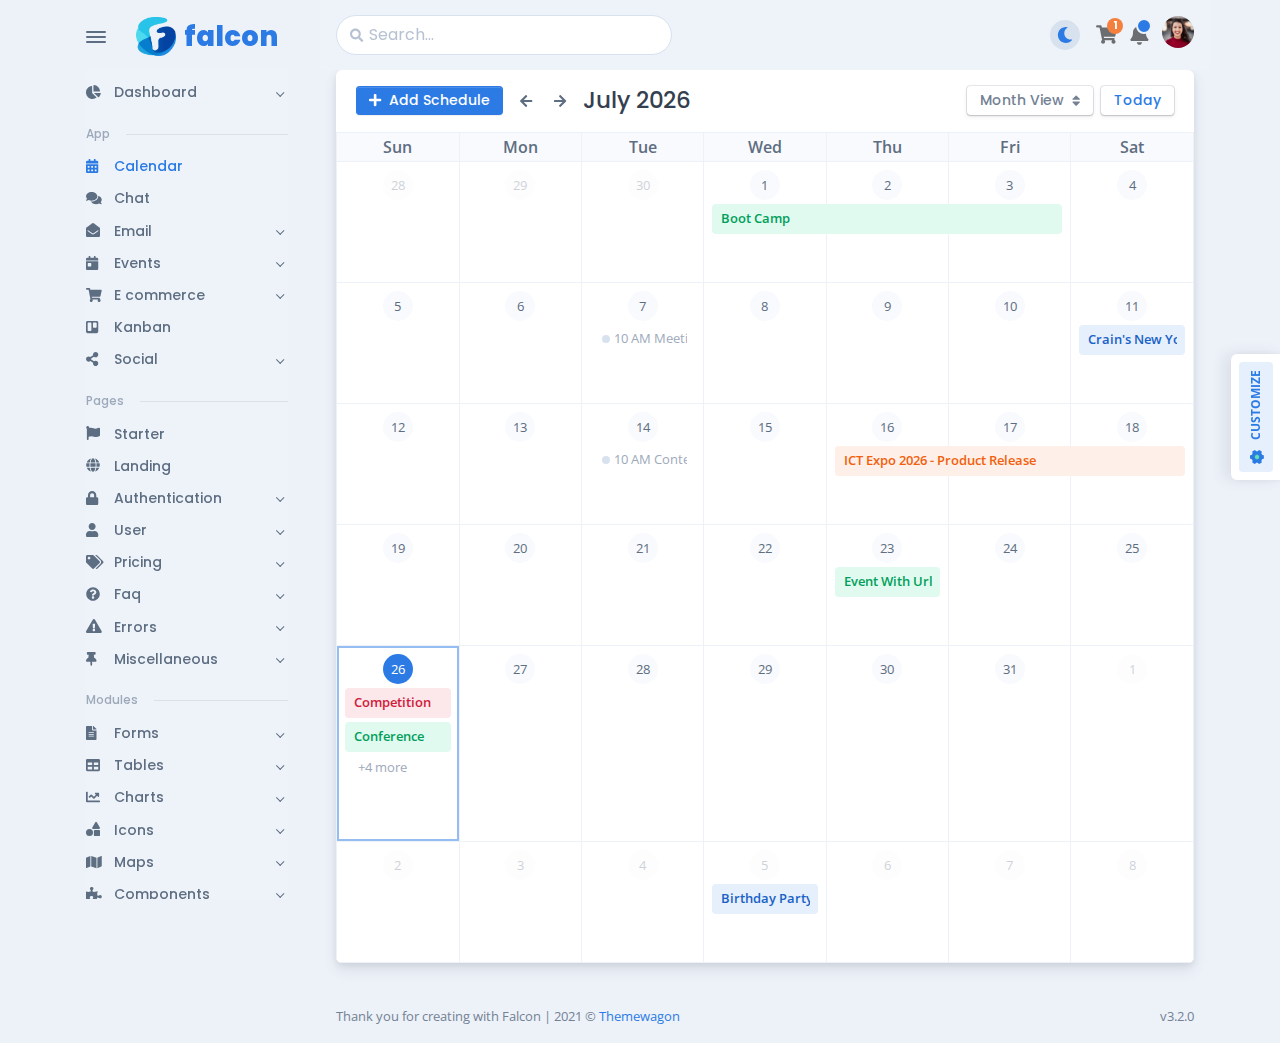
<file: public/app/calendar.html>
<!DOCTYPE html>
<html lang="en-US" dir="ltr">

  <head>
    <meta charset="utf-8">
    <meta http-equiv="X-UA-Compatible" content="IE=edge">
    <meta name="viewport" content="width=device-width, initial-scale=1">


    <!-- ===============================================-->
    <!--    Document Title-->
    <!-- ===============================================-->
    <title>Falcon | Dashboard &amp; Web App Template</title>


    <!-- ===============================================-->
    <!--    Favicons-->
    <!-- ===============================================-->
    <link rel="apple-touch-icon" sizes="180x180" href="../assets/img/favicons/apple-touch-icon.png">
    <link rel="icon" type="image/png" sizes="32x32" href="../assets/img/favicons/favicon-32x32.png">
    <link rel="icon" type="image/png" sizes="16x16" href="../assets/img/favicons/favicon-16x16.png">
    <link rel="shortcut icon" type="image/x-icon" href="../assets/img/favicons/favicon.ico">
    <link rel="manifest" href="../assets/img/favicons/manifest.json">
    <meta name="msapplication-TileImage" content="../assets/img/favicons/mstile-150x150.png">
    <meta name="theme-color" content="#ffffff">
    <script src="../assets/js/config.js"></script>
    <script src="../vendors/overlayscrollbars/OverlayScrollbars.min.js"></script>


    <!-- ===============================================-->
    <!--    Stylesheets-->
    <!-- ===============================================-->
    <link href="../vendors/fullcalendar/main.min.css" rel="stylesheet">
    <link href="../vendors/flatpickr/flatpickr.min.css" rel="stylesheet">
    <link rel="preconnect" href="https://fonts.gstatic.com">
    <link href="https://fonts.googleapis.com/css?family=Open+Sans:300,400,500,600,700%7cPoppins:300,400,500,600,700,800,900&amp;display=swap" rel="stylesheet">
    <link href="../vendors/overlayscrollbars/OverlayScrollbars.min.css" rel="stylesheet">
    <link href="../assets/css/theme-rtl.min.css" rel="stylesheet" id="style-rtl">
    <link href="../assets/css/theme.min.css" rel="stylesheet" id="style-default">
    <link href="../assets/css/user-rtl.min.css" rel="stylesheet" id="user-style-rtl">
    <link href="../assets/css/user.min.css" rel="stylesheet" id="user-style-default">
    <script>
      var isRTL = JSON.parse(localStorage.getItem('isRTL'));
      if (isRTL) {
        var linkDefault = document.getElementById('style-default');
        var userLinkDefault = document.getElementById('user-style-default');
        linkDefault.setAttribute('disabled', true);
        userLinkDefault.setAttribute('disabled', true);
        document.querySelector('html').setAttribute('dir', 'rtl');
      } else {
        var linkRTL = document.getElementById('style-rtl');
        var userLinkRTL = document.getElementById('user-style-rtl');
        linkRTL.setAttribute('disabled', true);
        userLinkRTL.setAttribute('disabled', true);
      }
    </script>
  </head>


  <body>

    <!-- ===============================================-->
    <!--    Main Content-->
    <!-- ===============================================-->
    <main class="main" id="top">
      <div class="container" data-layout="container">
        <script>
          var isFluid = JSON.parse(localStorage.getItem('isFluid'));
          if (isFluid) {
            var container = document.querySelector('[data-layout]');
            container.classList.remove('container');
            container.classList.add('container-fluid');
          }
        </script>
        <nav class="navbar navbar-light navbar-vertical navbar-expand-xl">
          <script>
            var navbarStyle = localStorage.getItem("navbarStyle");
            if (navbarStyle && navbarStyle !== 'transparent') {
              document.querySelector('.navbar-vertical').classList.add(`navbar-${navbarStyle}`);
            }
          </script>
          <div class="d-flex align-items-center">
            <div class="toggle-icon-wrapper">

              <button class="btn navbar-toggler-humburger-icon navbar-vertical-toggle" data-bs-toggle="tooltip" data-bs-placement="left" title="Toggle Navigation"><span class="navbar-toggle-icon"><span class="toggle-line"></span></span></button>

            </div><a class="navbar-brand" href="../index.html">
              <div class="d-flex align-items-center py-3"><img class="me-2" src="../assets/img/icons/spot-illustrations/falcon.png" alt="" width="40" /><span class="font-sans-serif">falcon</span>
              </div>
            </a>
          </div>
          <div class="collapse navbar-collapse" id="navbarVerticalCollapse">
            <div class="navbar-vertical-content scrollbar">
              <ul class="navbar-nav flex-column mb-3" id="navbarVerticalNav">
                <li class="nav-item">
                  <!-- parent pages--><a class="nav-link dropdown-indicator" href="#dashboard" role="button" data-bs-toggle="collapse" aria-expanded="false" aria-controls="dashboard">
                    <div class="d-flex align-items-center"><span class="nav-link-icon"><span class="fas fa-chart-pie"></span></span><span class="nav-link-text ps-1">Dashboard</span>
                    </div>
                  </a>
                  <ul class="nav collapse false" id="dashboard">
                    <li class="nav-item"><a class="nav-link" href="../index.html">
                        <div class="d-flex align-items-center"><span class="nav-link-text ps-1">Default</span>
                        </div>
                      </a>
                      <!-- more inner pages-->
                    </li>
                    <li class="nav-item"><a class="nav-link" href="../dashboard/analytics.html">
                        <div class="d-flex align-items-center"><span class="nav-link-text ps-1">Analytics</span>
                        </div>
                      </a>
                      <!-- more inner pages-->
                    </li>
                    <li class="nav-item"><a class="nav-link" href="../dashboard/crm.html">
                        <div class="d-flex align-items-center"><span class="nav-link-text ps-1">CRM</span>
                        </div>
                      </a>
                      <!-- more inner pages-->
                    </li>
                    <li class="nav-item"><a class="nav-link" href="../dashboard/e-commerce.html">
                        <div class="d-flex align-items-center"><span class="nav-link-text ps-1">E commerce</span>
                        </div>
                      </a>
                      <!-- more inner pages-->
                    </li>
                    <li class="nav-item"><a class="nav-link" href="../dashboard/project-management.html">
                        <div class="d-flex align-items-center"><span class="nav-link-text ps-1">Management</span>
                        </div>
                      </a>
                      <!-- more inner pages-->
                    </li>
                    <li class="nav-item"><a class="nav-link" href="../dashboard/saas.html">
                        <div class="d-flex align-items-center"><span class="nav-link-text ps-1">SaaS</span>
                        </div>
                      </a>
                      <!-- more inner pages-->
                    </li>
                  </ul>
                </li>
                <li class="nav-item">
                  <!-- label-->
                  <div class="row navbar-vertical-label-wrapper mt-3 mb-2">
                    <div class="col-auto navbar-vertical-label">App
                    </div>
                    <div class="col ps-0">
                      <hr class="mb-0 navbar-vertical-divider" />
                    </div>
                  </div>
                  <!-- parent pages--><a class="nav-link active" href="../app/calendar.html" role="button">
                    <div class="d-flex align-items-center"><span class="nav-link-icon"><span class="fas fa-calendar-alt"></span></span><span class="nav-link-text ps-1">Calendar</span>
                    </div>
                  </a>
                  <!-- parent pages--><a class="nav-link" href="../app/chat.html" role="button">
                    <div class="d-flex align-items-center"><span class="nav-link-icon"><span class="fas fa-comments"></span></span><span class="nav-link-text ps-1">Chat</span>
                    </div>
                  </a>
                  <!-- parent pages--><a class="nav-link dropdown-indicator" href="#email" role="button" data-bs-toggle="collapse" aria-expanded="false" aria-controls="email">
                    <div class="d-flex align-items-center"><span class="nav-link-icon"><span class="fas fa-envelope-open"></span></span><span class="nav-link-text ps-1">Email</span>
                    </div>
                  </a>
                  <ul class="nav collapse false" id="email">
                    <li class="nav-item"><a class="nav-link" href="../app/email/inbox.html">
                        <div class="d-flex align-items-center"><span class="nav-link-text ps-1">Inbox</span>
                        </div>
                      </a>
                      <!-- more inner pages-->
                    </li>
                    <li class="nav-item"><a class="nav-link" href="../app/email/email-detail.html">
                        <div class="d-flex align-items-center"><span class="nav-link-text ps-1">Email detail</span>
                        </div>
                      </a>
                      <!-- more inner pages-->
                    </li>
                    <li class="nav-item"><a class="nav-link" href="../app/email/compose.html">
                        <div class="d-flex align-items-center"><span class="nav-link-text ps-1">Compose</span>
                        </div>
                      </a>
                      <!-- more inner pages-->
                    </li>
                  </ul>
                  <!-- parent pages--><a class="nav-link dropdown-indicator" href="#events" role="button" data-bs-toggle="collapse" aria-expanded="false" aria-controls="events">
                    <div class="d-flex align-items-center"><span class="nav-link-icon"><span class="fas fa-calendar-day"></span></span><span class="nav-link-text ps-1">Events</span>
                    </div>
                  </a>
                  <ul class="nav collapse false" id="events">
                    <li class="nav-item"><a class="nav-link" href="../app/events/create-an-event.html">
                        <div class="d-flex align-items-center"><span class="nav-link-text ps-1">Create an event</span>
                        </div>
                      </a>
                      <!-- more inner pages-->
                    </li>
                    <li class="nav-item"><a class="nav-link" href="../app/events/event-detail.html">
                        <div class="d-flex align-items-center"><span class="nav-link-text ps-1">Event detail</span>
                        </div>
                      </a>
                      <!-- more inner pages-->
                    </li>
                    <li class="nav-item"><a class="nav-link" href="../app/events/event-list.html">
                        <div class="d-flex align-items-center"><span class="nav-link-text ps-1">Event list</span>
                        </div>
                      </a>
                      <!-- more inner pages-->
                    </li>
                  </ul>
                  <!-- parent pages--><a class="nav-link dropdown-indicator" href="#e-commerce" role="button" data-bs-toggle="collapse" aria-expanded="false" aria-controls="e-commerce">
                    <div class="d-flex align-items-center"><span class="nav-link-icon"><span class="fas fa-shopping-cart"></span></span><span class="nav-link-text ps-1">E commerce</span>
                    </div>
                  </a>
                  <ul class="nav collapse false" id="e-commerce">
                    <li class="nav-item"><a class="nav-link dropdown-indicator" href="#product" data-bs-toggle="collapse" aria-expanded="false" aria-controls="e-commerce">
                        <div class="d-flex align-items-center"><span class="nav-link-text ps-1">Product</span>
                        </div>
                      </a>
                      <!-- more inner pages-->
                      <ul class="nav collapse false" id="product">
                        <li class="nav-item"><a class="nav-link" href="../app/e-commerce/product/product-list.html">
                            <div class="d-flex align-items-center"><span class="nav-link-text ps-1">Product list</span>
                            </div>
                          </a>
                          <!-- more inner pages-->
                        </li>
                        <li class="nav-item"><a class="nav-link" href="../app/e-commerce/product/product-grid.html">
                            <div class="d-flex align-items-center"><span class="nav-link-text ps-1">Product grid</span>
                            </div>
                          </a>
                          <!-- more inner pages-->
                        </li>
                        <li class="nav-item"><a class="nav-link" href="../app/e-commerce/product/product-details.html">
                            <div class="d-flex align-items-center"><span class="nav-link-text ps-1">Product details</span>
                            </div>
                          </a>
                          <!-- more inner pages-->
                        </li>
                      </ul>
                    </li>
                    <li class="nav-item"><a class="nav-link dropdown-indicator" href="#orders" data-bs-toggle="collapse" aria-expanded="false" aria-controls="e-commerce">
                        <div class="d-flex align-items-center"><span class="nav-link-text ps-1">Orders</span>
                        </div>
                      </a>
                      <!-- more inner pages-->
                      <ul class="nav collapse false" id="orders">
                        <li class="nav-item"><a class="nav-link" href="../app/e-commerce/orders/order-list.html">
                            <div class="d-flex align-items-center"><span class="nav-link-text ps-1">Order list</span>
                            </div>
                          </a>
                          <!-- more inner pages-->
                        </li>
                        <li class="nav-item"><a class="nav-link" href="../app/e-commerce/orders/order-details.html">
                            <div class="d-flex align-items-center"><span class="nav-link-text ps-1">Order details</span>
                            </div>
                          </a>
                          <!-- more inner pages-->
                        </li>
                      </ul>
                    </li>
                    <li class="nav-item"><a class="nav-link" href="../app/e-commerce/customers.html">
                        <div class="d-flex align-items-center"><span class="nav-link-text ps-1">Customers</span>
                        </div>
                      </a>
                      <!-- more inner pages-->
                    </li>
                    <li class="nav-item"><a class="nav-link" href="../app/e-commerce/customer-details.html">
                        <div class="d-flex align-items-center"><span class="nav-link-text ps-1">Customer details</span>
                        </div>
                      </a>
                      <!-- more inner pages-->
                    </li>
                    <li class="nav-item"><a class="nav-link" href="../app/e-commerce/shopping-cart.html">
                        <div class="d-flex align-items-center"><span class="nav-link-text ps-1">Shopping cart</span>
                        </div>
                      </a>
                      <!-- more inner pages-->
                    </li>
                    <li class="nav-item"><a class="nav-link" href="../app/e-commerce/checkout.html">
                        <div class="d-flex align-items-center"><span class="nav-link-text ps-1">Checkout</span>
                        </div>
                      </a>
                      <!-- more inner pages-->
                    </li>
                    <li class="nav-item"><a class="nav-link" href="../app/e-commerce/billing.html">
                        <div class="d-flex align-items-center"><span class="nav-link-text ps-1">Billing</span>
                        </div>
                      </a>
                      <!-- more inner pages-->
                    </li>
                    <li class="nav-item"><a class="nav-link" href="../app/e-commerce/invoice.html">
                        <div class="d-flex align-items-center"><span class="nav-link-text ps-1">Invoice</span>
                        </div>
                      </a>
                      <!-- more inner pages-->
                    </li>
                  </ul>
                  <!-- parent pages--><a class="nav-link" href="../app/kanban.html" role="button">
                    <div class="d-flex align-items-center"><span class="nav-link-icon"><span class="fab fa-trello"></span></span><span class="nav-link-text ps-1">Kanban</span>
                    </div>
                  </a>
                  <!-- parent pages--><a class="nav-link dropdown-indicator" href="#social" role="button" data-bs-toggle="collapse" aria-expanded="false" aria-controls="social">
                    <div class="d-flex align-items-center"><span class="nav-link-icon"><span class="fas fa-share-alt"></span></span><span class="nav-link-text ps-1">Social</span>
                    </div>
                  </a>
                  <ul class="nav collapse false" id="social">
                    <li class="nav-item"><a class="nav-link" href="../app/social/feed.html">
                        <div class="d-flex align-items-center"><span class="nav-link-text ps-1">Feed</span>
                        </div>
                      </a>
                      <!-- more inner pages-->
                    </li>
                    <li class="nav-item"><a class="nav-link" href="../app/social/activity-log.html">
                        <div class="d-flex align-items-center"><span class="nav-link-text ps-1">Activity log</span>
                        </div>
                      </a>
                      <!-- more inner pages-->
                    </li>
                    <li class="nav-item"><a class="nav-link" href="../app/social/notifications.html">
                        <div class="d-flex align-items-center"><span class="nav-link-text ps-1">Notifications</span>
                        </div>
                      </a>
                      <!-- more inner pages-->
                    </li>
                    <li class="nav-item"><a class="nav-link" href="../app/social/followers.html">
                        <div class="d-flex align-items-center"><span class="nav-link-text ps-1">Followers</span>
                        </div>
                      </a>
                      <!-- more inner pages-->
                    </li>
                  </ul>
                </li>
                <li class="nav-item">
                  <!-- label-->
                  <div class="row navbar-vertical-label-wrapper mt-3 mb-2">
                    <div class="col-auto navbar-vertical-label">Pages
                    </div>
                    <div class="col ps-0">
                      <hr class="mb-0 navbar-vertical-divider" />
                    </div>
                  </div>
                  <!-- parent pages--><a class="nav-link" href="../pages/starter.html" role="button">
                    <div class="d-flex align-items-center"><span class="nav-link-icon"><span class="fas fa-flag"></span></span><span class="nav-link-text ps-1">Starter</span>
                    </div>
                  </a>
                  <!-- parent pages--><a class="nav-link" href="../pages/landing.html" role="button">
                    <div class="d-flex align-items-center"><span class="nav-link-icon"><span class="fas fa-globe"></span></span><span class="nav-link-text ps-1">Landing</span>
                    </div>
                  </a>
                  <!-- parent pages--><a class="nav-link dropdown-indicator" href="#authentication" role="button" data-bs-toggle="collapse" aria-expanded="false" aria-controls="authentication">
                    <div class="d-flex align-items-center"><span class="nav-link-icon"><span class="fas fa-lock"></span></span><span class="nav-link-text ps-1">Authentication</span>
                    </div>
                  </a>
                  <ul class="nav collapse false" id="authentication">
                    <li class="nav-item"><a class="nav-link dropdown-indicator" href="#simple" data-bs-toggle="collapse" aria-expanded="false" aria-controls="authentication">
                        <div class="d-flex align-items-center"><span class="nav-link-text ps-1">Simple</span>
                        </div>
                      </a>
                      <!-- more inner pages-->
                      <ul class="nav collapse false" id="simple">
                        <li class="nav-item"><a class="nav-link" href="../pages/authentication/simple/login.html">
                            <div class="d-flex align-items-center"><span class="nav-link-text ps-1">Login</span>
                            </div>
                          </a>
                          <!-- more inner pages-->
                        </li>
                        <li class="nav-item"><a class="nav-link" href="../pages/authentication/simple/logout.html">
                            <div class="d-flex align-items-center"><span class="nav-link-text ps-1">Logout</span>
                            </div>
                          </a>
                          <!-- more inner pages-->
                        </li>
                        <li class="nav-item"><a class="nav-link" href="../pages/authentication/simple/register.html">
                            <div class="d-flex align-items-center"><span class="nav-link-text ps-1">Register</span>
                            </div>
                          </a>
                          <!-- more inner pages-->
                        </li>
                        <li class="nav-item"><a class="nav-link" href="../pages/authentication/simple/forgot-password.html">
                            <div class="d-flex align-items-center"><span class="nav-link-text ps-1">Forgot password</span>
                            </div>
                          </a>
                          <!-- more inner pages-->
                        </li>
                        <li class="nav-item"><a class="nav-link" href="../pages/authentication/simple/confirm-mail.html">
                            <div class="d-flex align-items-center"><span class="nav-link-text ps-1">Confirm mail</span>
                            </div>
                          </a>
                          <!-- more inner pages-->
                        </li>
                        <li class="nav-item"><a class="nav-link" href="../pages/authentication/simple/reset-password.html">
                            <div class="d-flex align-items-center"><span class="nav-link-text ps-1">Reset password</span>
                            </div>
                          </a>
                          <!-- more inner pages-->
                        </li>
                        <li class="nav-item"><a class="nav-link" href="../pages/authentication/simple/lock-screen.html">
                            <div class="d-flex align-items-center"><span class="nav-link-text ps-1">Lock screen</span>
                            </div>
                          </a>
                          <!-- more inner pages-->
                        </li>
                      </ul>
                    </li>
                    <li class="nav-item"><a class="nav-link dropdown-indicator" href="#card" data-bs-toggle="collapse" aria-expanded="false" aria-controls="authentication">
                        <div class="d-flex align-items-center"><span class="nav-link-text ps-1">Card</span>
                        </div>
                      </a>
                      <!-- more inner pages-->
                      <ul class="nav collapse false" id="card">
                        <li class="nav-item"><a class="nav-link" href="../pages/authentication/card/login.html">
                            <div class="d-flex align-items-center"><span class="nav-link-text ps-1">Login</span>
                            </div>
                          </a>
                          <!-- more inner pages-->
                        </li>
                        <li class="nav-item"><a class="nav-link" href="../pages/authentication/card/logout.html">
                            <div class="d-flex align-items-center"><span class="nav-link-text ps-1">Logout</span>
                            </div>
                          </a>
                          <!-- more inner pages-->
                        </li>
                        <li class="nav-item"><a class="nav-link" href="../pages/authentication/card/register.html">
                            <div class="d-flex align-items-center"><span class="nav-link-text ps-1">Register</span>
                            </div>
                          </a>
                          <!-- more inner pages-->
                        </li>
                        <li class="nav-item"><a class="nav-link" href="../pages/authentication/card/forgot-password.html">
                            <div class="d-flex align-items-center"><span class="nav-link-text ps-1">Forgot password</span>
                            </div>
                          </a>
                          <!-- more inner pages-->
                        </li>
                        <li class="nav-item"><a class="nav-link" href="../pages/authentication/card/confirm-mail.html">
                            <div class="d-flex align-items-center"><span class="nav-link-text ps-1">Confirm mail</span>
                            </div>
                          </a>
                          <!-- more inner pages-->
                        </li>
                        <li class="nav-item"><a class="nav-link" href="../pages/authentication/card/reset-password.html">
                            <div class="d-flex align-items-center"><span class="nav-link-text ps-1">Reset password</span>
                            </div>
                          </a>
                          <!-- more inner pages-->
                        </li>
                        <li class="nav-item"><a class="nav-link" href="../pages/authentication/card/lock-screen.html">
                            <div class="d-flex align-items-center"><span class="nav-link-text ps-1">Lock screen</span>
                            </div>
                          </a>
                          <!-- more inner pages-->
                        </li>
                      </ul>
                    </li>
                    <li class="nav-item"><a class="nav-link dropdown-indicator" href="#split" data-bs-toggle="collapse" aria-expanded="false" aria-controls="authentication">
                        <div class="d-flex align-items-center"><span class="nav-link-text ps-1">Split</span>
                        </div>
                      </a>
                      <!-- more inner pages-->
                      <ul class="nav collapse false" id="split">
                        <li class="nav-item"><a class="nav-link" href="../pages/authentication/split/login.html">
                            <div class="d-flex align-items-center"><span class="nav-link-text ps-1">Login</span>
                            </div>
                          </a>
                          <!-- more inner pages-->
                        </li>
                        <li class="nav-item"><a class="nav-link" href="../pages/authentication/split/logout.html">
                            <div class="d-flex align-items-center"><span class="nav-link-text ps-1">Logout</span>
                            </div>
                          </a>
                          <!-- more inner pages-->
                        </li>
                        <li class="nav-item"><a class="nav-link" href="../pages/authentication/split/register.html">
                            <div class="d-flex align-items-center"><span class="nav-link-text ps-1">Register</span>
                            </div>
                          </a>
                          <!-- more inner pages-->
                        </li>
                        <li class="nav-item"><a class="nav-link" href="../pages/authentication/split/forgot-password.html">
                            <div class="d-flex align-items-center"><span class="nav-link-text ps-1">Forgot password</span>
                            </div>
                          </a>
                          <!-- more inner pages-->
                        </li>
                        <li class="nav-item"><a class="nav-link" href="../pages/authentication/split/confirm-mail.html">
                            <div class="d-flex align-items-center"><span class="nav-link-text ps-1">Confirm mail</span>
                            </div>
                          </a>
                          <!-- more inner pages-->
                        </li>
                        <li class="nav-item"><a class="nav-link" href="../pages/authentication/split/reset-password.html">
                            <div class="d-flex align-items-center"><span class="nav-link-text ps-1">Reset password</span>
                            </div>
                          </a>
                          <!-- more inner pages-->
                        </li>
                        <li class="nav-item"><a class="nav-link" href="../pages/authentication/split/lock-screen.html">
                            <div class="d-flex align-items-center"><span class="nav-link-text ps-1">Lock screen</span>
                            </div>
                          </a>
                          <!-- more inner pages-->
                        </li>
                      </ul>
                    </li>
                    <li class="nav-item"><a class="nav-link" href="../pages/authentication/wizard.html">
                        <div class="d-flex align-items-center"><span class="nav-link-text ps-1">Wizard</span>
                        </div>
                      </a>
                      <!-- more inner pages-->
                    </li>
                    <li class="nav-item"><a class="nav-link" href="../#authentication-modal" data-bs-toggle="modal">
                        <div class="d-flex align-items-center"><span class="nav-link-text ps-1">Modal</span>
                        </div>
                      </a>
                      <!-- more inner pages-->
                    </li>
                  </ul>
                  <!-- parent pages--><a class="nav-link dropdown-indicator" href="#user" role="button" data-bs-toggle="collapse" aria-expanded="false" aria-controls="user">
                    <div class="d-flex align-items-center"><span class="nav-link-icon"><span class="fas fa-user"></span></span><span class="nav-link-text ps-1">User</span>
                    </div>
                  </a>
                  <ul class="nav collapse false" id="user">
                    <li class="nav-item"><a class="nav-link" href="../pages/user/profile.html">
                        <div class="d-flex align-items-center"><span class="nav-link-text ps-1">Profile</span>
                        </div>
                      </a>
                      <!-- more inner pages-->
                    </li>
                    <li class="nav-item"><a class="nav-link" href="../pages/user/settings.html">
                        <div class="d-flex align-items-center"><span class="nav-link-text ps-1">Settings</span>
                        </div>
                      </a>
                      <!-- more inner pages-->
                    </li>
                  </ul>
                  <!-- parent pages--><a class="nav-link dropdown-indicator" href="#pricing" role="button" data-bs-toggle="collapse" aria-expanded="false" aria-controls="pricing">
                    <div class="d-flex align-items-center"><span class="nav-link-icon"><span class="fas fa-tags"></span></span><span class="nav-link-text ps-1">Pricing</span>
                    </div>
                  </a>
                  <ul class="nav collapse false" id="pricing">
                    <li class="nav-item"><a class="nav-link" href="../pages/pricing/pricing-default.html">
                        <div class="d-flex align-items-center"><span class="nav-link-text ps-1">Pricing default</span>
                        </div>
                      </a>
                      <!-- more inner pages-->
                    </li>
                    <li class="nav-item"><a class="nav-link" href="../pages/pricing/pricing-alt.html">
                        <div class="d-flex align-items-center"><span class="nav-link-text ps-1">Pricing alt</span>
                        </div>
                      </a>
                      <!-- more inner pages-->
                    </li>
                  </ul>
                  <!-- parent pages--><a class="nav-link dropdown-indicator" href="#faq" role="button" data-bs-toggle="collapse" aria-expanded="false" aria-controls="faq">
                    <div class="d-flex align-items-center"><span class="nav-link-icon"><span class="fas fa-question-circle"></span></span><span class="nav-link-text ps-1">Faq</span>
                    </div>
                  </a>
                  <ul class="nav collapse false" id="faq">
                    <li class="nav-item"><a class="nav-link" href="../pages/faq/faq-basic.html">
                        <div class="d-flex align-items-center"><span class="nav-link-text ps-1">Faq basic</span>
                        </div>
                      </a>
                      <!-- more inner pages-->
                    </li>
                    <li class="nav-item"><a class="nav-link" href="../pages/faq/faq-alt.html">
                        <div class="d-flex align-items-center"><span class="nav-link-text ps-1">Faq alt</span>
                        </div>
                      </a>
                      <!-- more inner pages-->
                    </li>
                    <li class="nav-item"><a class="nav-link" href="../pages/faq/faq-accordion.html">
                        <div class="d-flex align-items-center"><span class="nav-link-text ps-1">Faq accordion</span>
                        </div>
                      </a>
                      <!-- more inner pages-->
                    </li>
                  </ul>
                  <!-- parent pages--><a class="nav-link dropdown-indicator" href="#errors" role="button" data-bs-toggle="collapse" aria-expanded="false" aria-controls="errors">
                    <div class="d-flex align-items-center"><span class="nav-link-icon"><span class="fas fa-exclamation-triangle"></span></span><span class="nav-link-text ps-1">Errors</span>
                    </div>
                  </a>
                  <ul class="nav collapse false" id="errors">
                    <li class="nav-item"><a class="nav-link" href="../pages/errors/404.html">
                        <div class="d-flex align-items-center"><span class="nav-link-text ps-1">404</span>
                        </div>
                      </a>
                      <!-- more inner pages-->
                    </li>
                    <li class="nav-item"><a class="nav-link" href="../pages/errors/500.html">
                        <div class="d-flex align-items-center"><span class="nav-link-text ps-1">500</span>
                        </div>
                      </a>
                      <!-- more inner pages-->
                    </li>
                  </ul>
                  <!-- parent pages--><a class="nav-link dropdown-indicator" href="#miscellaneous" role="button" data-bs-toggle="collapse" aria-expanded="false" aria-controls="miscellaneous">
                    <div class="d-flex align-items-center"><span class="nav-link-icon"><span class="fas fa-thumbtack"></span></span><span class="nav-link-text ps-1">Miscellaneous</span>
                    </div>
                  </a>
                  <ul class="nav collapse false" id="miscellaneous">
                    <li class="nav-item"><a class="nav-link" href="../pages/miscellaneous/associations.html">
                        <div class="d-flex align-items-center"><span class="nav-link-text ps-1">Associations</span>
                        </div>
                      </a>
                      <!-- more inner pages-->
                    </li>
                    <li class="nav-item"><a class="nav-link" href="../pages/miscellaneous/invite-people.html">
                        <div class="d-flex align-items-center"><span class="nav-link-text ps-1">Invite people</span>
                        </div>
                      </a>
                      <!-- more inner pages-->
                    </li>
                    <li class="nav-item"><a class="nav-link" href="../pages/miscellaneous/privacy-policy.html">
                        <div class="d-flex align-items-center"><span class="nav-link-text ps-1">Privacy policy</span>
                        </div>
                      </a>
                      <!-- more inner pages-->
                    </li>
                  </ul>
                </li>
                <li class="nav-item">
                  <!-- label-->
                  <div class="row navbar-vertical-label-wrapper mt-3 mb-2">
                    <div class="col-auto navbar-vertical-label">Modules
                    </div>
                    <div class="col ps-0">
                      <hr class="mb-0 navbar-vertical-divider" />
                    </div>
                  </div>
                  <!-- parent pages--><a class="nav-link dropdown-indicator" href="#forms" role="button" data-bs-toggle="collapse" aria-expanded="false" aria-controls="forms">
                    <div class="d-flex align-items-center"><span class="nav-link-icon"><span class="fas fa-file-alt"></span></span><span class="nav-link-text ps-1">Forms</span>
                    </div>
                  </a>
                  <ul class="nav collapse false" id="forms">
                    <li class="nav-item"><a class="nav-link dropdown-indicator" href="#basic" data-bs-toggle="collapse" aria-expanded="false" aria-controls="forms">
                        <div class="d-flex align-items-center"><span class="nav-link-text ps-1">Basic</span>
                        </div>
                      </a>
                      <!-- more inner pages-->
                      <ul class="nav collapse false" id="basic">
                        <li class="nav-item"><a class="nav-link" href="../modules/forms/basic/form-control.html">
                            <div class="d-flex align-items-center"><span class="nav-link-text ps-1">Form control</span>
                            </div>
                          </a>
                          <!-- more inner pages-->
                        </li>
                        <li class="nav-item"><a class="nav-link" href="../modules/forms/basic/input-group.html">
                            <div class="d-flex align-items-center"><span class="nav-link-text ps-1">Input group</span>
                            </div>
                          </a>
                          <!-- more inner pages-->
                        </li>
                        <li class="nav-item"><a class="nav-link" href="../modules/forms/basic/select.html">
                            <div class="d-flex align-items-center"><span class="nav-link-text ps-1">Select</span>
                            </div>
                          </a>
                          <!-- more inner pages-->
                        </li>
                        <li class="nav-item"><a class="nav-link" href="../modules/forms/basic/checks.html">
                            <div class="d-flex align-items-center"><span class="nav-link-text ps-1">Checks</span>
                            </div>
                          </a>
                          <!-- more inner pages-->
                        </li>
                        <li class="nav-item"><a class="nav-link" href="../modules/forms/basic/range.html">
                            <div class="d-flex align-items-center"><span class="nav-link-text ps-1">Range</span>
                            </div>
                          </a>
                          <!-- more inner pages-->
                        </li>
                        <li class="nav-item"><a class="nav-link" href="../modules/forms/basic/layout.html">
                            <div class="d-flex align-items-center"><span class="nav-link-text ps-1">Layout</span>
                            </div>
                          </a>
                          <!-- more inner pages-->
                        </li>
                      </ul>
                    </li>
                    <li class="nav-item"><a class="nav-link dropdown-indicator" href="#advance" data-bs-toggle="collapse" aria-expanded="false" aria-controls="forms">
                        <div class="d-flex align-items-center"><span class="nav-link-text ps-1">Advance</span>
                        </div>
                      </a>
                      <!-- more inner pages-->
                      <ul class="nav collapse false" id="advance">
                        <li class="nav-item"><a class="nav-link" href="../modules/forms/advance/advance-select.html">
                            <div class="d-flex align-items-center"><span class="nav-link-text ps-1">Advance select</span>
                            </div>
                          </a>
                          <!-- more inner pages-->
                        </li>
                        <li class="nav-item"><a class="nav-link" href="../modules/forms/advance/date-picker.html">
                            <div class="d-flex align-items-center"><span class="nav-link-text ps-1">Date picker</span>
                            </div>
                          </a>
                          <!-- more inner pages-->
                        </li>
                        <li class="nav-item"><a class="nav-link" href="../modules/forms/advance/editor.html">
                            <div class="d-flex align-items-center"><span class="nav-link-text ps-1">Editor</span>
                            </div>
                          </a>
                          <!-- more inner pages-->
                        </li>
                        <li class="nav-item"><a class="nav-link" href="../modules/forms/advance/emoji-button.html">
                            <div class="d-flex align-items-center"><span class="nav-link-text ps-1">Emoji button</span>
                            </div>
                          </a>
                          <!-- more inner pages-->
                        </li>
                        <li class="nav-item"><a class="nav-link" href="../modules/forms/advance/file-uploader.html">
                            <div class="d-flex align-items-center"><span class="nav-link-text ps-1">File uploader</span>
                            </div>
                          </a>
                          <!-- more inner pages-->
                        </li>
                        <li class="nav-item"><a class="nav-link" href="../modules/forms/advance/rating.html">
                            <div class="d-flex align-items-center"><span class="nav-link-text ps-1">Rating</span>
                            </div>
                          </a>
                          <!-- more inner pages-->
                        </li>
                      </ul>
                    </li>
                    <li class="nav-item"><a class="nav-link" href="../modules/forms/floating-labels.html">
                        <div class="d-flex align-items-center"><span class="nav-link-text ps-1">Floating labels</span>
                        </div>
                      </a>
                      <!-- more inner pages-->
                    </li>
                    <li class="nav-item"><a class="nav-link" href="../modules/forms/wizard.html">
                        <div class="d-flex align-items-center"><span class="nav-link-text ps-1">Wizard</span>
                        </div>
                      </a>
                      <!-- more inner pages-->
                    </li>
                    <li class="nav-item"><a class="nav-link" href="../modules/forms/validation.html">
                        <div class="d-flex align-items-center"><span class="nav-link-text ps-1">Validation</span>
                        </div>
                      </a>
                      <!-- more inner pages-->
                    </li>
                  </ul>
                  <!-- parent pages--><a class="nav-link dropdown-indicator" href="#tables" role="button" data-bs-toggle="collapse" aria-expanded="false" aria-controls="tables">
                    <div class="d-flex align-items-center"><span class="nav-link-icon"><span class="fas fa-table"></span></span><span class="nav-link-text ps-1">Tables</span>
                    </div>
                  </a>
                  <ul class="nav collapse false" id="tables">
                    <li class="nav-item"><a class="nav-link" href="../modules/tables/basic-tables.html">
                        <div class="d-flex align-items-center"><span class="nav-link-text ps-1">Basic tables</span>
                        </div>
                      </a>
                      <!-- more inner pages-->
                    </li>
                    <li class="nav-item"><a class="nav-link" href="../modules/tables/advance-tables.html">
                        <div class="d-flex align-items-center"><span class="nav-link-text ps-1">Advance tables</span>
                        </div>
                      </a>
                      <!-- more inner pages-->
                    </li>
                    <li class="nav-item"><a class="nav-link" href="../modules/tables/bulk-select.html">
                        <div class="d-flex align-items-center"><span class="nav-link-text ps-1">Bulk select</span>
                        </div>
                      </a>
                      <!-- more inner pages-->
                    </li>
                  </ul>
                  <!-- parent pages--><a class="nav-link dropdown-indicator" href="#charts" role="button" data-bs-toggle="collapse" aria-expanded="false" aria-controls="charts">
                    <div class="d-flex align-items-center"><span class="nav-link-icon"><span class="fas fa-chart-line"></span></span><span class="nav-link-text ps-1">Charts</span>
                    </div>
                  </a>
                  <ul class="nav collapse false" id="charts">
                    <li class="nav-item"><a class="nav-link" href="../modules/charts/chartjs.html">
                        <div class="d-flex align-items-center"><span class="nav-link-text ps-1">Chartjs</span>
                        </div>
                      </a>
                      <!-- more inner pages-->
                    </li>
                    <li class="nav-item"><a class="nav-link dropdown-indicator" href="#eCharts" data-bs-toggle="collapse" aria-expanded="false" aria-controls="charts">
                        <div class="d-flex align-items-center"><span class="nav-link-text ps-1">ECharts</span>
                        </div>
                      </a>
                      <!-- more inner pages-->
                      <ul class="nav collapse false" id="eCharts">
                        <li class="nav-item"><a class="nav-link" href="../modules/charts/echarts/line-charts.html">
                            <div class="d-flex align-items-center"><span class="nav-link-text ps-1">Line charts</span>
                            </div>
                          </a>
                          <!-- more inner pages-->
                        </li>
                        <li class="nav-item"><a class="nav-link" href="../modules/charts/echarts/bar-charts.html">
                            <div class="d-flex align-items-center"><span class="nav-link-text ps-1">Bar charts</span>
                            </div>
                          </a>
                          <!-- more inner pages-->
                        </li>
                        <li class="nav-item"><a class="nav-link" href="../modules/charts/echarts/candlestick-charts.html">
                            <div class="d-flex align-items-center"><span class="nav-link-text ps-1">Candlestick charts</span>
                            </div>
                          </a>
                          <!-- more inner pages-->
                        </li>
                        <li class="nav-item"><a class="nav-link" href="../modules/charts/echarts/geo-map.html">
                            <div class="d-flex align-items-center"><span class="nav-link-text ps-1">Geo map</span>
                            </div>
                          </a>
                          <!-- more inner pages-->
                        </li>
                        <li class="nav-item"><a class="nav-link" href="../modules/charts/echarts/scatter-charts.html">
                            <div class="d-flex align-items-center"><span class="nav-link-text ps-1">Scatter charts</span>
                            </div>
                          </a>
                          <!-- more inner pages-->
                        </li>
                        <li class="nav-item"><a class="nav-link" href="../modules/charts/echarts/pie-charts.html">
                            <div class="d-flex align-items-center"><span class="nav-link-text ps-1">Pie charts</span>
                            </div>
                          </a>
                          <!-- more inner pages-->
                        </li>
                        <li class="nav-item"><a class="nav-link" href="../modules/charts/echarts/radar-charts.html">
                            <div class="d-flex align-items-center"><span class="nav-link-text ps-1">Radar charts</span>
                            </div>
                          </a>
                          <!-- more inner pages-->
                        </li>
                        <li class="nav-item"><a class="nav-link" href="../modules/charts/echarts/heatmap-charts.html">
                            <div class="d-flex align-items-center"><span class="nav-link-text ps-1">Heatmap charts</span>
                            </div>
                          </a>
                          <!-- more inner pages-->
                        </li>
                        <li class="nav-item"><a class="nav-link" href="../modules/charts/echarts/how-to-use.html">
                            <div class="d-flex align-items-center"><span class="nav-link-text ps-1">How to use</span>
                            </div>
                          </a>
                          <!-- more inner pages-->
                        </li>
                      </ul>
                    </li>
                  </ul>
                  <!-- parent pages--><a class="nav-link dropdown-indicator" href="#icons" role="button" data-bs-toggle="collapse" aria-expanded="false" aria-controls="icons">
                    <div class="d-flex align-items-center"><span class="nav-link-icon"><span class="fas fa-shapes"></span></span><span class="nav-link-text ps-1">Icons</span>
                    </div>
                  </a>
                  <ul class="nav collapse false" id="icons">
                    <li class="nav-item"><a class="nav-link" href="../modules/icons/font-awesome.html">
                        <div class="d-flex align-items-center"><span class="nav-link-text ps-1">Font awesome</span>
                        </div>
                      </a>
                      <!-- more inner pages-->
                    </li>
                    <li class="nav-item"><a class="nav-link" href="../modules/icons/bootstrap-icons.html">
                        <div class="d-flex align-items-center"><span class="nav-link-text ps-1">Bootstrap icons</span>
                        </div>
                      </a>
                      <!-- more inner pages-->
                    </li>
                    <li class="nav-item"><a class="nav-link" href="../modules/icons/feather.html">
                        <div class="d-flex align-items-center"><span class="nav-link-text ps-1">Feather</span>
                        </div>
                      </a>
                      <!-- more inner pages-->
                    </li>
                    <li class="nav-item"><a class="nav-link" href="../modules/icons/material-icons.html">
                        <div class="d-flex align-items-center"><span class="nav-link-text ps-1">Material icons</span>
                        </div>
                      </a>
                      <!-- more inner pages-->
                    </li>
                  </ul>
                  <!-- parent pages--><a class="nav-link dropdown-indicator" href="#maps" role="button" data-bs-toggle="collapse" aria-expanded="false" aria-controls="maps">
                    <div class="d-flex align-items-center"><span class="nav-link-icon"><span class="fas fa-map"></span></span><span class="nav-link-text ps-1">Maps</span>
                    </div>
                  </a>
                  <ul class="nav collapse false" id="maps">
                    <li class="nav-item"><a class="nav-link" href="../modules/maps/google-map.html">
                        <div class="d-flex align-items-center"><span class="nav-link-text ps-1">Google map</span>
                        </div>
                      </a>
                      <!-- more inner pages-->
                    </li>
                    <li class="nav-item"><a class="nav-link" href="../modules/maps/leaflet-map.html">
                        <div class="d-flex align-items-center"><span class="nav-link-text ps-1">Leaflet map</span>
                        </div>
                      </a>
                      <!-- more inner pages-->
                    </li>
                  </ul>
                  <!-- parent pages--><a class="nav-link dropdown-indicator" href="#components" role="button" data-bs-toggle="collapse" aria-expanded="false" aria-controls="components">
                    <div class="d-flex align-items-center"><span class="nav-link-icon"><span class="fas fa-puzzle-piece"></span></span><span class="nav-link-text ps-1">Components</span>
                    </div>
                  </a>
                  <ul class="nav collapse false" id="components">
                    <li class="nav-item"><a class="nav-link" href="../modules/components/accordion.html">
                        <div class="d-flex align-items-center"><span class="nav-link-text ps-1">Accordion</span>
                        </div>
                      </a>
                      <!-- more inner pages-->
                    </li>
                    <li class="nav-item"><a class="nav-link" href="../modules/components/alerts.html">
                        <div class="d-flex align-items-center"><span class="nav-link-text ps-1">Alerts</span>
                        </div>
                      </a>
                      <!-- more inner pages-->
                    </li>
                    <li class="nav-item"><a class="nav-link" href="../modules/components/anchor.html">
                        <div class="d-flex align-items-center"><span class="nav-link-text ps-1">Anchor</span>
                        </div>
                      </a>
                      <!-- more inner pages-->
                    </li>
                    <li class="nav-item"><a class="nav-link" href="../modules/components/animated-icons.html">
                        <div class="d-flex align-items-center"><span class="nav-link-text ps-1">Animated icons</span>
                        </div>
                      </a>
                      <!-- more inner pages-->
                    </li>
                    <li class="nav-item"><a class="nav-link" href="../modules/components/background.html">
                        <div class="d-flex align-items-center"><span class="nav-link-text ps-1">Background</span>
                        </div>
                      </a>
                      <!-- more inner pages-->
                    </li>
                    <li class="nav-item"><a class="nav-link" href="../modules/components/badges.html">
                        <div class="d-flex align-items-center"><span class="nav-link-text ps-1">Badges</span>
                        </div>
                      </a>
                      <!-- more inner pages-->
                    </li>
                    <li class="nav-item"><a class="nav-link" href="../modules/components/breadcrumbs.html">
                        <div class="d-flex align-items-center"><span class="nav-link-text ps-1">Breadcrumbs</span>
                        </div>
                      </a>
                      <!-- more inner pages-->
                    </li>
                    <li class="nav-item"><a class="nav-link" href="../modules/components/buttons.html">
                        <div class="d-flex align-items-center"><span class="nav-link-text ps-1">Buttons</span>
                        </div>
                      </a>
                      <!-- more inner pages-->
                    </li>
                    <li class="nav-item"><a class="nav-link" href="../modules/components/calendar.html">
                        <div class="d-flex align-items-center"><span class="nav-link-text ps-1">Calendar</span>
                        </div>
                      </a>
                      <!-- more inner pages-->
                    </li>
                    <li class="nav-item"><a class="nav-link" href="../modules/components/cards.html">
                        <div class="d-flex align-items-center"><span class="nav-link-text ps-1">Cards</span>
                        </div>
                      </a>
                      <!-- more inner pages-->
                    </li>
                    <li class="nav-item"><a class="nav-link dropdown-indicator" href="#carousel" data-bs-toggle="collapse" aria-expanded="false" aria-controls="components">
                        <div class="d-flex align-items-center"><span class="nav-link-text ps-1">Carousel</span>
                        </div>
                      </a>
                      <!-- more inner pages-->
                      <ul class="nav collapse false" id="carousel">
                        <li class="nav-item"><a class="nav-link" href="../modules/components/carousel/bootstrap.html">
                            <div class="d-flex align-items-center"><span class="nav-link-text ps-1">Bootstrap</span>
                            </div>
                          </a>
                          <!-- more inner pages-->
                        </li>
                        <li class="nav-item"><a class="nav-link" href="../modules/components/carousel/swiper.html">
                            <div class="d-flex align-items-center"><span class="nav-link-text ps-1">Swiper</span>
                            </div>
                          </a>
                          <!-- more inner pages-->
                        </li>
                      </ul>
                    </li>
                    <li class="nav-item"><a class="nav-link" href="../modules/components/collapse.html">
                        <div class="d-flex align-items-center"><span class="nav-link-text ps-1">Collapse</span>
                        </div>
                      </a>
                      <!-- more inner pages-->
                    </li>
                    <li class="nav-item"><a class="nav-link" href="../modules/components/cookie-notice.html">
                        <div class="d-flex align-items-center"><span class="nav-link-text ps-1">Cookie notice</span>
                        </div>
                      </a>
                      <!-- more inner pages-->
                    </li>
                    <li class="nav-item"><a class="nav-link" href="../modules/components/countup.html">
                        <div class="d-flex align-items-center"><span class="nav-link-text ps-1">Countup</span>
                        </div>
                      </a>
                      <!-- more inner pages-->
                    </li>
                    <li class="nav-item"><a class="nav-link" href="../modules/components/draggable.html">
                        <div class="d-flex align-items-center"><span class="nav-link-text ps-1">Draggable</span>
                        </div>
                      </a>
                      <!-- more inner pages-->
                    </li>
                    <li class="nav-item"><a class="nav-link" href="../modules/components/dropdowns.html">
                        <div class="d-flex align-items-center"><span class="nav-link-text ps-1">Dropdowns</span>
                        </div>
                      </a>
                      <!-- more inner pages-->
                    </li>
                    <li class="nav-item"><a class="nav-link" href="../modules/components/list-group.html">
                        <div class="d-flex align-items-center"><span class="nav-link-text ps-1">List group</span>
                        </div>
                      </a>
                      <!-- more inner pages-->
                    </li>
                    <li class="nav-item"><a class="nav-link" href="../modules/components/modals.html">
                        <div class="d-flex align-items-center"><span class="nav-link-text ps-1">Modals</span>
                        </div>
                      </a>
                      <!-- more inner pages-->
                    </li>
                    <li class="nav-item"><a class="nav-link dropdown-indicator" href="#navs-_and_-Tabs" data-bs-toggle="collapse" aria-expanded="false" aria-controls="components">
                        <div class="d-flex align-items-center"><span class="nav-link-text ps-1">Navs &amp; Tabs</span>
                        </div>
                      </a>
                      <!-- more inner pages-->
                      <ul class="nav collapse false" id="navs-_and_-Tabs">
                        <li class="nav-item"><a class="nav-link" href="../modules/components/navs-and-tabs/navs.html">
                            <div class="d-flex align-items-center"><span class="nav-link-text ps-1">Navs</span>
                            </div>
                          </a>
                          <!-- more inner pages-->
                        </li>
                        <li class="nav-item"><a class="nav-link" href="../modules/components/navs-and-tabs/navbar.html">
                            <div class="d-flex align-items-center"><span class="nav-link-text ps-1">Navbar</span>
                            </div>
                          </a>
                          <!-- more inner pages-->
                        </li>
                        <li class="nav-item"><a class="nav-link" href="../modules/components/navs-and-tabs/vertical-navbar.html">
                            <div class="d-flex align-items-center"><span class="nav-link-text ps-1">Vertical navbar</span>
                            </div>
                          </a>
                          <!-- more inner pages-->
                        </li>
                        <li class="nav-item"><a class="nav-link" href="../modules/components/navs-and-tabs/top-navbar.html">
                            <div class="d-flex align-items-center"><span class="nav-link-text ps-1">Top navbar</span>
                            </div>
                          </a>
                          <!-- more inner pages-->
                        </li>
                        <li class="nav-item"><a class="nav-link" href="../modules/components/navs-and-tabs/combo-navbar.html">
                            <div class="d-flex align-items-center"><span class="nav-link-text ps-1">Combo navbar</span>
                            </div>
                          </a>
                          <!-- more inner pages-->
                        </li>
                        <li class="nav-item"><a class="nav-link" href="../modules/components/navs-and-tabs/tabs.html">
                            <div class="d-flex align-items-center"><span class="nav-link-text ps-1">Tabs</span>
                            </div>
                          </a>
                          <!-- more inner pages-->
                        </li>
                      </ul>
                    </li>
                    <li class="nav-item"><a class="nav-link dropdown-indicator" href="#pictures" data-bs-toggle="collapse" aria-expanded="false" aria-controls="components">
                        <div class="d-flex align-items-center"><span class="nav-link-text ps-1">Pictures</span>
                        </div>
                      </a>
                      <!-- more inner pages-->
                      <ul class="nav collapse false" id="pictures">
                        <li class="nav-item"><a class="nav-link" href="../modules/components/pictures/avatar.html">
                            <div class="d-flex align-items-center"><span class="nav-link-text ps-1">Avatar</span>
                            </div>
                          </a>
                          <!-- more inner pages-->
                        </li>
                        <li class="nav-item"><a class="nav-link" href="../modules/components/pictures/images.html">
                            <div class="d-flex align-items-center"><span class="nav-link-text ps-1">Images</span>
                            </div>
                          </a>
                          <!-- more inner pages-->
                        </li>
                        <li class="nav-item"><a class="nav-link" href="../modules/components/pictures/figures.html">
                            <div class="d-flex align-items-center"><span class="nav-link-text ps-1">Figures</span>
                            </div>
                          </a>
                          <!-- more inner pages-->
                        </li>
                        <li class="nav-item"><a class="nav-link" href="../modules/components/pictures/hoverbox.html">
                            <div class="d-flex align-items-center"><span class="nav-link-text ps-1">Hoverbox</span>
                            </div>
                          </a>
                          <!-- more inner pages-->
                        </li>
                        <li class="nav-item"><a class="nav-link" href="../modules/components/pictures/lightbox.html">
                            <div class="d-flex align-items-center"><span class="nav-link-text ps-1">Lightbox</span>
                            </div>
                          </a>
                          <!-- more inner pages-->
                        </li>
                      </ul>
                    </li>
                    <li class="nav-item"><a class="nav-link dropdown-indicator" href="#progress-bar" data-bs-toggle="collapse" aria-expanded="false" aria-controls="components">
                        <div class="d-flex align-items-center"><span class="nav-link-text ps-1">Progress bar</span>
                        </div>
                      </a>
                      <!-- more inner pages-->
                      <ul class="nav collapse false" id="progress-bar">
                        <li class="nav-item"><a class="nav-link" href="../modules/components/progress-bar/basic.html">
                            <div class="d-flex align-items-center"><span class="nav-link-text ps-1">Basic</span>
                            </div>
                          </a>
                          <!-- more inner pages-->
                        </li>
                        <li class="nav-item"><a class="nav-link" href="../modules/components/progress-bar/advance.html">
                            <div class="d-flex align-items-center"><span class="nav-link-text ps-1">Advance</span>
                            </div>
                          </a>
                          <!-- more inner pages-->
                        </li>
                      </ul>
                    </li>
                    <li class="nav-item"><a class="nav-link" href="../modules/components/pagination.html">
                        <div class="d-flex align-items-center"><span class="nav-link-text ps-1">Pagination</span>
                        </div>
                      </a>
                      <!-- more inner pages-->
                    </li>
                    <li class="nav-item"><a class="nav-link" href="../modules/components/popovers.html">
                        <div class="d-flex align-items-center"><span class="nav-link-text ps-1">Popovers</span>
                        </div>
                      </a>
                      <!-- more inner pages-->
                    </li>
                    <li class="nav-item"><a class="nav-link" href="../modules/components/scrollspy.html">
                        <div class="d-flex align-items-center"><span class="nav-link-text ps-1">Scrollspy</span>
                        </div>
                      </a>
                      <!-- more inner pages-->
                    </li>
                    <li class="nav-item"><a class="nav-link" href="../modules/components/search.html">
                        <div class="d-flex align-items-center"><span class="nav-link-text ps-1">Search</span>
                        </div>
                      </a>
                      <!-- more inner pages-->
                    </li>
                    <li class="nav-item"><a class="nav-link" href="../modules/components/sidepanel.html">
                        <div class="d-flex align-items-center"><span class="nav-link-text ps-1">Sidepanel</span>
                        </div>
                      </a>
                      <!-- more inner pages-->
                    </li>
                    <li class="nav-item"><a class="nav-link" href="../modules/components/spinners.html">
                        <div class="d-flex align-items-center"><span class="nav-link-text ps-1">Spinners</span>
                        </div>
                      </a>
                      <!-- more inner pages-->
                    </li>
                    <li class="nav-item"><a class="nav-link" href="../modules/components/toasts.html">
                        <div class="d-flex align-items-center"><span class="nav-link-text ps-1">Toasts</span>
                        </div>
                      </a>
                      <!-- more inner pages-->
                    </li>
                    <li class="nav-item"><a class="nav-link" href="../modules/components/tooltips.html">
                        <div class="d-flex align-items-center"><span class="nav-link-text ps-1">Tooltips</span>
                        </div>
                      </a>
                      <!-- more inner pages-->
                    </li>
                    <li class="nav-item"><a class="nav-link" href="../modules/components/typed-text.html">
                        <div class="d-flex align-items-center"><span class="nav-link-text ps-1">Typed text</span>
                        </div>
                      </a>
                      <!-- more inner pages-->
                    </li>
                    <li class="nav-item"><a class="nav-link dropdown-indicator" href="#videos" data-bs-toggle="collapse" aria-expanded="false" aria-controls="components">
                        <div class="d-flex align-items-center"><span class="nav-link-text ps-1">Videos</span>
                        </div>
                      </a>
                      <!-- more inner pages-->
                      <ul class="nav collapse false" id="videos">
                        <li class="nav-item"><a class="nav-link" href="../modules/components/videos/embed.html">
                            <div class="d-flex align-items-center"><span class="nav-link-text ps-1">Embed</span>
                            </div>
                          </a>
                          <!-- more inner pages-->
                        </li>
                        <li class="nav-item"><a class="nav-link" href="../modules/components/videos/plyr.html">
                            <div class="d-flex align-items-center"><span class="nav-link-text ps-1">Plyr</span>
                            </div>
                          </a>
                          <!-- more inner pages-->
                        </li>
                      </ul>
                    </li>
                  </ul>
                  <!-- parent pages--><a class="nav-link dropdown-indicator" href="#utilities" role="button" data-bs-toggle="collapse" aria-expanded="false" aria-controls="utilities">
                    <div class="d-flex align-items-center"><span class="nav-link-icon"><span class="fas fa-fire"></span></span><span class="nav-link-text ps-1">Utilities</span>
                    </div>
                  </a>
                  <ul class="nav collapse false" id="utilities">
                    <li class="nav-item"><a class="nav-link" href="../modules/utilities/borders.html">
                        <div class="d-flex align-items-center"><span class="nav-link-text ps-1">Borders</span>
                        </div>
                      </a>
                      <!-- more inner pages-->
                    </li>
                    <li class="nav-item"><a class="nav-link" href="../modules/utilities/clearfix.html">
                        <div class="d-flex align-items-center"><span class="nav-link-text ps-1">Clearfix</span>
                        </div>
                      </a>
                      <!-- more inner pages-->
                    </li>
                    <li class="nav-item"><a class="nav-link" href="../modules/utilities/colors.html">
                        <div class="d-flex align-items-center"><span class="nav-link-text ps-1">Colors</span>
                        </div>
                      </a>
                      <!-- more inner pages-->
                    </li>
                    <li class="nav-item"><a class="nav-link" href="../modules/utilities/colored-links.html">
                        <div class="d-flex align-items-center"><span class="nav-link-text ps-1">Colored links</span>
                        </div>
                      </a>
                      <!-- more inner pages-->
                    </li>
                    <li class="nav-item"><a class="nav-link" href="../modules/utilities/display.html">
                        <div class="d-flex align-items-center"><span class="nav-link-text ps-1">Display</span>
                        </div>
                      </a>
                      <!-- more inner pages-->
                    </li>
                    <li class="nav-item"><a class="nav-link" href="../modules/utilities/flex.html">
                        <div class="d-flex align-items-center"><span class="nav-link-text ps-1">Flex</span>
                        </div>
                      </a>
                      <!-- more inner pages-->
                    </li>
                    <li class="nav-item"><a class="nav-link" href="../modules/utilities/float.html">
                        <div class="d-flex align-items-center"><span class="nav-link-text ps-1">Float</span>
                        </div>
                      </a>
                      <!-- more inner pages-->
                    </li>
                    <li class="nav-item"><a class="nav-link" href="../modules/utilities/grid.html">
                        <div class="d-flex align-items-center"><span class="nav-link-text ps-1">Grid</span>
                        </div>
                      </a>
                      <!-- more inner pages-->
                    </li>
                    <li class="nav-item"><a class="nav-link" href="../modules/utilities/overlayscrollbars.html">
                        <div class="d-flex align-items-center"><span class="nav-link-text ps-1">Overlayscrollbars</span>
                        </div>
                      </a>
                      <!-- more inner pages-->
                    </li>
                    <li class="nav-item"><a class="nav-link" href="../modules/utilities/position.html">
                        <div class="d-flex align-items-center"><span class="nav-link-text ps-1">Position</span>
                        </div>
                      </a>
                      <!-- more inner pages-->
                    </li>
                    <li class="nav-item"><a class="nav-link" href="../modules/utilities/spacing.html">
                        <div class="d-flex align-items-center"><span class="nav-link-text ps-1">Spacing</span>
                        </div>
                      </a>
                      <!-- more inner pages-->
                    </li>
                    <li class="nav-item"><a class="nav-link" href="../modules/utilities/sizing.html">
                        <div class="d-flex align-items-center"><span class="nav-link-text ps-1">Sizing</span>
                        </div>
                      </a>
                      <!-- more inner pages-->
                    </li>
                    <li class="nav-item"><a class="nav-link" href="../modules/utilities/stretched-link.html">
                        <div class="d-flex align-items-center"><span class="nav-link-text ps-1">Stretched link</span>
                        </div>
                      </a>
                      <!-- more inner pages-->
                    </li>
                    <li class="nav-item"><a class="nav-link" href="../modules/utilities/text-truncation.html">
                        <div class="d-flex align-items-center"><span class="nav-link-text ps-1">Text truncation</span>
                        </div>
                      </a>
                      <!-- more inner pages-->
                    </li>
                    <li class="nav-item"><a class="nav-link" href="../modules/utilities/typography.html">
                        <div class="d-flex align-items-center"><span class="nav-link-text ps-1">Typography</span>
                        </div>
                      </a>
                      <!-- more inner pages-->
                    </li>
                    <li class="nav-item"><a class="nav-link" href="../modules/utilities/vertical-align.html">
                        <div class="d-flex align-items-center"><span class="nav-link-text ps-1">Vertical align</span>
                        </div>
                      </a>
                      <!-- more inner pages-->
                    </li>
                    <li class="nav-item"><a class="nav-link" href="../modules/utilities/visibility.html">
                        <div class="d-flex align-items-center"><span class="nav-link-text ps-1">Visibility</span>
                        </div>
                      </a>
                      <!-- more inner pages-->
                    </li>
                  </ul>
                  <!-- parent pages--><a class="nav-link" href="../widgets.html" role="button">
                    <div class="d-flex align-items-center"><span class="nav-link-icon"><span class="fas fa-poll"></span></span><span class="nav-link-text ps-1">Widgets</span>
                    </div>
                  </a>
                  <!-- parent pages--><a class="nav-link dropdown-indicator" href="#multi-level" role="button" data-bs-toggle="collapse" aria-expanded="false" aria-controls="multi-level">
                    <div class="d-flex align-items-center"><span class="nav-link-icon"><span class="fas fa-layer-group"></span></span><span class="nav-link-text ps-1">Multi level</span>
                    </div>
                  </a>
                  <ul class="nav collapse false" id="multi-level">
                    <li class="nav-item"><a class="nav-link dropdown-indicator" href="#level-two" data-bs-toggle="collapse" aria-expanded="false" aria-controls="multi-level">
                        <div class="d-flex align-items-center"><span class="nav-link-text ps-1">Level two</span>
                        </div>
                      </a>
                      <!-- more inner pages-->
                      <ul class="nav collapse false" id="level-two">
                        <li class="nav-item"><a class="nav-link" href="../#!.html">
                            <div class="d-flex align-items-center"><span class="nav-link-text ps-1">Item 1</span>
                            </div>
                          </a>
                          <!-- more inner pages-->
                        </li>
                        <li class="nav-item"><a class="nav-link" href="../#!.html">
                            <div class="d-flex align-items-center"><span class="nav-link-text ps-1">Item 2</span>
                            </div>
                          </a>
                          <!-- more inner pages-->
                        </li>
                      </ul>
                    </li>
                    <li class="nav-item"><a class="nav-link dropdown-indicator" href="#level-three" data-bs-toggle="collapse" aria-expanded="false" aria-controls="multi-level">
                        <div class="d-flex align-items-center"><span class="nav-link-text ps-1">Level three</span>
                        </div>
                      </a>
                      <!-- more inner pages-->
                      <ul class="nav collapse false" id="level-three">
                        <li class="nav-item"><a class="nav-link" href="../#!.html">
                            <div class="d-flex align-items-center"><span class="nav-link-text ps-1">Item 3</span>
                            </div>
                          </a>
                          <!-- more inner pages-->
                        </li>
                        <li class="nav-item"><a class="nav-link dropdown-indicator" href="#item-4" data-bs-toggle="collapse" aria-expanded="false" aria-controls="level-three">
                            <div class="d-flex align-items-center"><span class="nav-link-text ps-1">Item 4</span>
                            </div>
                          </a>
                          <!-- more inner pages-->
                          <ul class="nav collapse false" id="item-4">
                            <li class="nav-item"><a class="nav-link" href="../#!.html">
                                <div class="d-flex align-items-center"><span class="nav-link-text ps-1">Item 5</span>
                                </div>
                              </a>
                              <!-- more inner pages-->
                            </li>
                            <li class="nav-item"><a class="nav-link" href="../#!.html">
                                <div class="d-flex align-items-center"><span class="nav-link-text ps-1">Item 6</span>
                                </div>
                              </a>
                              <!-- more inner pages-->
                            </li>
                          </ul>
                        </li>
                      </ul>
                    </li>
                    <li class="nav-item"><a class="nav-link dropdown-indicator" href="#level-four" data-bs-toggle="collapse" aria-expanded="false" aria-controls="multi-level">
                        <div class="d-flex align-items-center"><span class="nav-link-text ps-1">Level four</span>
                        </div>
                      </a>
                      <!-- more inner pages-->
                      <ul class="nav collapse false" id="level-four">
                        <li class="nav-item"><a class="nav-link" href="../#!.html">
                            <div class="d-flex align-items-center"><span class="nav-link-text ps-1">Item 6</span>
                            </div>
                          </a>
                          <!-- more inner pages-->
                        </li>
                        <li class="nav-item"><a class="nav-link dropdown-indicator" href="#item-7" data-bs-toggle="collapse" aria-expanded="false" aria-controls="level-four">
                            <div class="d-flex align-items-center"><span class="nav-link-text ps-1">Item 7</span>
                            </div>
                          </a>
                          <!-- more inner pages-->
                          <ul class="nav collapse false" id="item-7">
                            <li class="nav-item"><a class="nav-link" href="../#!.html">
                                <div class="d-flex align-items-center"><span class="nav-link-text ps-1">Item 8</span>
                                </div>
                              </a>
                              <!-- more inner pages-->
                            </li>
                            <li class="nav-item"><a class="nav-link dropdown-indicator" href="#item-9" data-bs-toggle="collapse" aria-expanded="false" aria-controls="item-7">
                                <div class="d-flex align-items-center"><span class="nav-link-text ps-1">Item 9</span>
                                </div>
                              </a>
                              <!-- more inner pages-->
                              <ul class="nav collapse false" id="item-9">
                                <li class="nav-item"><a class="nav-link" href="../#!.html">
                                    <div class="d-flex align-items-center"><span class="nav-link-text ps-1">Item 10</span>
                                    </div>
                                  </a>
                                  <!-- more inner pages-->
                                </li>
                                <li class="nav-item"><a class="nav-link" href="../#!.html">
                                    <div class="d-flex align-items-center"><span class="nav-link-text ps-1">Item 11</span>
                                    </div>
                                  </a>
                                  <!-- more inner pages-->
                                </li>
                              </ul>
                            </li>
                          </ul>
                        </li>
                      </ul>
                    </li>
                  </ul>
                </li>
                <li class="nav-item">
                  <!-- label-->
                  <div class="row navbar-vertical-label-wrapper mt-3 mb-2">
                    <div class="col-auto navbar-vertical-label">Documentation
                    </div>
                    <div class="col ps-0">
                      <hr class="mb-0 navbar-vertical-divider" />
                    </div>
                  </div>
                  <!-- parent pages--><a class="nav-link" href="../documentation/getting-started.html" role="button">
                    <div class="d-flex align-items-center"><span class="nav-link-icon"><span class="fas fa-rocket"></span></span><span class="nav-link-text ps-1">Getting started</span>
                    </div>
                  </a>
                  <!-- parent pages--><a class="nav-link dropdown-indicator" href="#customization" role="button" data-bs-toggle="collapse" aria-expanded="false" aria-controls="customization">
                    <div class="d-flex align-items-center"><span class="nav-link-icon"><span class="fas fa-wrench"></span></span><span class="nav-link-text ps-1">Customization</span>
                    </div>
                  </a>
                  <ul class="nav collapse false" id="customization">
                    <li class="nav-item"><a class="nav-link" href="../documentation/customization/configuration.html">
                        <div class="d-flex align-items-center"><span class="nav-link-text ps-1">Configuration</span>
                        </div>
                      </a>
                      <!-- more inner pages-->
                    </li>
                    <li class="nav-item"><a class="nav-link" href="../documentation/customization/styling.html">
                        <div class="d-flex align-items-center"><span class="nav-link-text ps-1">Styling</span>
                        </div>
                      </a>
                      <!-- more inner pages-->
                    </li>
                    <li class="nav-item"><a class="nav-link" href="../documentation/customization/dark-mode.html">
                        <div class="d-flex align-items-center"><span class="nav-link-text ps-1">Dark mode</span><span class="badge rounded-pill ms-2 badge-soft-success">New</span>
                        </div>
                      </a>
                      <!-- more inner pages-->
                    </li>
                    <li class="nav-item"><a class="nav-link" href="../documentation/customization/plugin.html">
                        <div class="d-flex align-items-center"><span class="nav-link-text ps-1">Plugin</span>
                        </div>
                      </a>
                      <!-- more inner pages-->
                    </li>
                  </ul>
                  <!-- parent pages--><a class="nav-link" href="../documentation/gulp.html" role="button">
                    <div class="d-flex align-items-center"><span class="nav-link-icon"><span class="fab fa-gulp"></span></span><span class="nav-link-text ps-1">Gulp</span>
                    </div>
                  </a>
                  <!-- parent pages--><a class="nav-link" href="../documentation/design-file.html" role="button">
                    <div class="d-flex align-items-center"><span class="nav-link-icon"><span class="fas fa-palette"></span></span><span class="nav-link-text ps-1">Design file</span>
                    </div>
                  </a>
                  <!-- parent pages--><a class="nav-link" href="../changelog.html" role="button">
                    <div class="d-flex align-items-center"><span class="nav-link-icon"><span class="fas fa-code-branch"></span></span><span class="nav-link-text ps-1">Changelog</span>
                    </div>
                  </a>
                </li>
              </ul>
              <div class="settings mb-3">
                <div class="card alert p-0 shadow-none" role="alert">
                  <div class="btn-close-falcon-container">
                    <div class="btn-close-falcon" aria-label="Close" data-bs-dismiss="alert"></div>
                  </div>
                  <div class="card-body text-center"><img src="../assets/img/icons/spot-illustrations/navbar-vertical.png" alt="" width="80" />
                    <p class="fs--2 mt-2">Loving what you see? <br />Get your copy of <a href="#!">Falcon</a></p>
                    <div class="d-grid"><a class="btn btn-sm btn-purchase" href="https://themes.getbootstrap.com/product/falcon-admin-dashboard-webapp-template/" target="_blank">Purchase</a></div>
                  </div>
                </div>
              </div>
            </div>
          </div>
        </nav>
        <div class="content">
          <nav class="navbar navbar-light navbar-glass navbar-top navbar-expand">

            <button class="btn navbar-toggler-humburger-icon navbar-toggler me-1 me-sm-3" type="button" data-bs-toggle="collapse" data-bs-target="#navbarVerticalCollapse" aria-controls="navbarVerticalCollapse" aria-expanded="false" aria-label="Toggle Navigation"><span class="navbar-toggle-icon"><span class="toggle-line"></span></span></button>
            <a class="navbar-brand me-1 me-sm-3" href="../index.html">
              <div class="d-flex align-items-center"><img class="me-2" src="../assets/img/icons/spot-illustrations/falcon.png" alt="" width="40" /><span class="font-sans-serif">falcon</span>
              </div>
            </a>
            <ul class="navbar-nav align-items-center d-none d-lg-block">
              <li class="nav-item">
                <div class="search-box" data-list='{"valueNames":["title"]}'>
                  <form class="position-relative" data-bs-toggle="search" data-bs-display="static">
                    <input class="form-control search-input fuzzy-search" type="search" placeholder="Search..." aria-label="Search" />
                    <span class="fas fa-search search-box-icon"></span>

                  </form>
                  <button class="btn-close position-absolute end-0 top-50 translate-middle shadow-none p-1 me-1 fs--2" type="button" data-bs-dismiss="search"></button>
                  <div class="dropdown-menu border font-base start-0 mt-2 py-0 overflow-hidden w-100">
                    <div class="scrollbar list py-3" style="max-height: 24rem;">
                      <h6 class="dropdown-header fw-medium text-uppercase px-card fs--2 pt-0 pb-2">Recently Browsed</h6><a class="dropdown-item fs--1 px-card py-1 hover-primary" href="../app/events/event-detail.html">
                        <div class="d-flex align-items-center">
                          <span class="fas fa-circle me-2 text-300 fs--2"></span>

                          <div class="fw-normal title">Pages <span class="fas fa-chevron-right mx-1 text-500 fs--2" data-fa-transform="shrink-2"></span> Events</div>
                        </div>
                      </a>
                      <a class="dropdown-item fs--1 px-card py-1 hover-primary" href="../app/e-commerce/customers.html">
                        <div class="d-flex align-items-center">
                          <span class="fas fa-circle me-2 text-300 fs--2"></span>

                          <div class="fw-normal title">E-commerce <span class="fas fa-chevron-right mx-1 text-500 fs--2" data-fa-transform="shrink-2"></span> Customers</div>
                        </div>
                      </a>

                      <hr class="bg-200" />
                      <h6 class="dropdown-header fw-medium text-uppercase px-card fs--2 pt-0 pb-2">Suggested Filter</h6><a class="dropdown-item px-card py-1 fs-0" href="../app/e-commerce/customers.html">
                        <div class="d-flex align-items-center"><span class="badge fw-medium text-decoration-none me-2 badge-soft-warning">customers:</span>
                          <div class="flex-1 fs--1 title">All customers list</div>
                        </div>
                      </a>
                      <a class="dropdown-item px-card py-1 fs-0" href="../app/events/event-detail.html">
                        <div class="d-flex align-items-center"><span class="badge fw-medium text-decoration-none me-2 badge-soft-success">events:</span>
                          <div class="flex-1 fs--1 title">Latest events in current month</div>
                        </div>
                      </a>
                      <a class="dropdown-item px-card py-1 fs-0" href="../app/e-commerce/product/product-grid.html">
                        <div class="d-flex align-items-center"><span class="badge fw-medium text-decoration-none me-2 badge-soft-info">products:</span>
                          <div class="flex-1 fs--1 title">Most popular products</div>
                        </div>
                      </a>

                      <hr class="bg-200" />
                      <h6 class="dropdown-header fw-medium text-uppercase px-card fs--2 pt-0 pb-2">Files</h6><a class="dropdown-item px-card py-2" href="#!">
                        <div class="d-flex align-items-center">
                          <div class="file-thumbnail me-2"><img class="border h-100 w-100 fit-cover rounded-3" src="../assets/img/products/3-thumb.png" alt="" /></div>
                          <div class="flex-1">
                            <h6 class="mb-0 title">iPhone</h6>
                            <p class="fs--2 mb-0 d-flex"><span class="fw-semi-bold">Antony</span><span class="fw-medium text-600 ms-2">27 Sep at 10:30 AM</span></p>
                          </div>
                        </div>
                      </a>
                      <a class="dropdown-item px-card py-2" href="#!">
                        <div class="d-flex align-items-center">
                          <div class="file-thumbnail me-2"><img class="img-fluid" src="../assets/img/icons/zip.png" alt="" /></div>
                          <div class="flex-1">
                            <h6 class="mb-0 title">Falcon v1.8.2</h6>
                            <p class="fs--2 mb-0 d-flex"><span class="fw-semi-bold">John</span><span class="fw-medium text-600 ms-2">30 Sep at 12:30 PM</span></p>
                          </div>
                        </div>
                      </a>

                      <hr class="bg-200" />
                      <h6 class="dropdown-header fw-medium text-uppercase px-card fs--2 pt-0 pb-2">Members</h6><a class="dropdown-item px-card py-2" href="../pages/user/profile.html">
                        <div class="d-flex align-items-center">
                          <div class="avatar avatar-l status-online me-2">
                            <img class="rounded-circle" src="../assets/img/team/1.jpg" alt="" />

                          </div>
                          <div class="flex-1">
                            <h6 class="mb-0 title">Anna Karinina</h6>
                            <p class="fs--2 mb-0 d-flex">Technext Limited</p>
                          </div>
                        </div>
                      </a>
                      <a class="dropdown-item px-card py-2" href="../pages/user/profile.html">
                        <div class="d-flex align-items-center">
                          <div class="avatar avatar-l me-2">
                            <img class="rounded-circle" src="../assets/img/team/2.jpg" alt="" />

                          </div>
                          <div class="flex-1">
                            <h6 class="mb-0 title">Antony Hopkins</h6>
                            <p class="fs--2 mb-0 d-flex">Brain Trust</p>
                          </div>
                        </div>
                      </a>
                      <a class="dropdown-item px-card py-2" href="../pages/user/profile.html">
                        <div class="d-flex align-items-center">
                          <div class="avatar avatar-l me-2">
                            <img class="rounded-circle" src="../assets/img/team/3.jpg" alt="" />

                          </div>
                          <div class="flex-1">
                            <h6 class="mb-0 title">Emma Watson</h6>
                            <p class="fs--2 mb-0 d-flex">Google</p>
                          </div>
                        </div>
                      </a>

                    </div>
                    <div class="text-center mt-n3">
                      <p class="fallback fw-bold fs-1 d-none">No Result Found.</p>
                    </div>
                  </div>
                </div>
              </li>
            </ul>
            <ul class="navbar-nav navbar-nav-icons ms-auto flex-row align-items-center">
              <li class="nav-item">
                <div class="theme-control-toggle fa-icon-wait px-2">
                  <input class="form-check-input ms-0 theme-control-toggle-input" id="themeControlToggle" type="checkbox" data-theme-control="theme" value="dark" />
                  <label class="mb-0 theme-control-toggle-label theme-control-toggle-light" for="themeControlToggle" data-bs-toggle="tooltip" data-bs-placement="left" title="Switch to light theme"><span class="fas fa-sun fs-0"></span></label>
                  <label class="mb-0 theme-control-toggle-label theme-control-toggle-dark" for="themeControlToggle" data-bs-toggle="tooltip" data-bs-placement="left" title="Switch to dark theme"><span class="fas fa-moon fs-0"></span></label>
                </div>
              </li>
              <li class="nav-item">
                <a class="nav-link px-0 notification-indicator notification-indicator-warning notification-indicator-fill fa-icon-wait" href="../app/e-commerce/shopping-cart.html"><span class="fas fa-shopping-cart" data-fa-transform="shrink-7" style="font-size: 33px;"></span><span class="notification-indicator-number">1</span></a>

              </li>
              <li class="nav-item dropdown">
                <a class="nav-link notification-indicator notification-indicator-primary px-0 fa-icon-wait" id="navbarDropdownNotification" href="#" role="button" data-bs-toggle="dropdown" aria-haspopup="true" aria-expanded="false"><span class="fas fa-bell" data-fa-transform="shrink-6" style="font-size: 33px;"></span></a>
                <div class="dropdown-menu dropdown-menu-end dropdown-menu-card dropdown-menu-notification" aria-labelledby="navbarDropdownNotification">
                  <div class="card card-notification shadow-none">
                    <div class="card-header">
                      <div class="row justify-content-between align-items-center">
                        <div class="col-auto">
                          <h6 class="card-header-title mb-0">Notifications</h6>
                        </div>
                        <div class="col-auto ps-0 ps-sm-3"><a class="card-link fw-normal" href="#">Mark all as read</a></div>
                      </div>
                    </div>
                    <div class="scrollbar-overlay" style="max-height:19rem">
                      <div class="list-group list-group-flush fw-normal fs--1">
                        <div class="list-group-title border-bottom">NEW</div>
                        <div class="list-group-item">
                          <a class="notification notification-flush notification-unread" href="#!">
                            <div class="notification-avatar">
                              <div class="avatar avatar-2xl me-3">
                                <img class="rounded-circle" src="../assets/img/team/1-thumb.png" alt="" />

                              </div>
                            </div>
                            <div class="notification-body">
                              <p class="mb-1"><strong>Emma Watson</strong> replied to your comment : "Hello world 😍"</p>
                              <span class="notification-time"><span class="me-2" role="img" aria-label="Emoji">💬</span>Just now</span>

                            </div>
                          </a>

                        </div>
                        <div class="list-group-item">
                          <a class="notification notification-flush notification-unread" href="#!">
                            <div class="notification-avatar">
                              <div class="avatar avatar-2xl me-3">
                                <div class="avatar-name rounded-circle"><span>AB</span></div>
                              </div>
                            </div>
                            <div class="notification-body">
                              <p class="mb-1"><strong>Albert Brooks</strong> reacted to <strong>Mia Khalifa's</strong> status</p>
                              <span class="notification-time"><span class="me-2 fab fa-gratipay text-danger"></span>9hr</span>

                            </div>
                          </a>

                        </div>
                        <div class="list-group-title border-bottom">EARLIER</div>
                        <div class="list-group-item">
                          <a class="notification notification-flush" href="#!">
                            <div class="notification-avatar">
                              <div class="avatar avatar-2xl me-3">
                                <img class="rounded-circle" src="../assets/img/icons/weather-sm.jpg" alt="" />

                              </div>
                            </div>
                            <div class="notification-body">
                              <p class="mb-1">The forecast today shows a low of 20&#8451; in California. See today's weather.</p>
                              <span class="notification-time"><span class="me-2" role="img" aria-label="Emoji">🌤️</span>1d</span>

                            </div>
                          </a>

                        </div>
                        <div class="list-group-item">
                          <a class="border-bottom-0 notification-unread  notification notification-flush" href="#!">
                            <div class="notification-avatar">
                              <div class="avatar avatar-xl me-3">
                                <img class="rounded-circle" src="../assets/img/logos/oxford.png" alt="" />

                              </div>
                            </div>
                            <div class="notification-body">
                              <p class="mb-1"><strong>University of Oxford</strong> created an event : "Causal Inference Hilary 2019"</p>
                              <span class="notification-time"><span class="me-2" role="img" aria-label="Emoji">✌️</span>1w</span>

                            </div>
                          </a>

                        </div>
                        <div class="list-group-item">
                          <a class="border-bottom-0 notification notification-flush" href="#!">
                            <div class="notification-avatar">
                              <div class="avatar avatar-xl me-3">
                                <img class="rounded-circle" src="../assets/img/team/10.jpg" alt="" />

                              </div>
                            </div>
                            <div class="notification-body">
                              <p class="mb-1"><strong>James Cameron</strong> invited to join the group: United Nations International Children's Fund</p>
                              <span class="notification-time"><span class="me-2" role="img" aria-label="Emoji">🙋‍</span>2d</span>

                            </div>
                          </a>

                        </div>
                      </div>
                    </div>
                    <div class="card-footer text-center border-top"><a class="card-link d-block" href="../app/social/notifications.html">View all</a></div>
                  </div>
                </div>

              </li>
              <li class="nav-item dropdown"><a class="nav-link pe-0" id="navbarDropdownUser" href="#" role="button" data-bs-toggle="dropdown" aria-haspopup="true" aria-expanded="false">
                  <div class="avatar avatar-xl">
                    <img class="rounded-circle" src="../assets/img/team/3-thumb.png" alt="" />

                  </div>
                </a>
                <div class="dropdown-menu dropdown-menu-end py-0" aria-labelledby="navbarDropdownUser">
                  <div class="bg-white dark__bg-1000 rounded-2 py-2">
                    <a class="dropdown-item fw-bold text-warning" href="#!"><span class="fas fa-crown me-1"></span><span>Go Pro</span></a>

                    <div class="dropdown-divider"></div>
                    <a class="dropdown-item" href="#!">Set status</a>
                    <a class="dropdown-item" href="../pages/user/profile.html">Profile &amp; account</a>
                    <a class="dropdown-item" href="#!">Feedback</a>

                    <div class="dropdown-divider"></div>
                    <a class="dropdown-item" href="../pages/user/settings.html">Settings</a>
                    <a class="dropdown-item" href="../pages/authentication/card/logout.html">Logout</a>
                  </div>
                </div>
              </li>
            </ul>
          </nav>
          <div class="card mb-3 overflow-hidden">
            <div class="card-header">
              <div class="row gx-0 align-items-center">
                <div class="col-auto d-flex justify-content-end order-md-1">
                  <button class="btn icon-item icon-item-sm shadow-none p-0 me-1 ms-md-2" type="button" data-event="prev" data-bs-toggle="tooltip" title="Previous"><span class="fas fa-arrow-left"></span></button>
                  <button class="btn icon-item icon-item-sm shadow-none p-0 me-1 me-lg-2" type="button" data-event="next" data-bs-toggle="tooltip" title="Next"><span class="fas fa-arrow-right"></span></button>
                </div>
                <div class="col-auto col-md-auto order-md-2">
                  <h4 class="mb-0 fs-0 fs-sm-1 fs-lg-2 calendar-title"></h4>
                </div>
                <div class="col col-md-auto d-flex justify-content-end order-md-3">
                  <button class="btn btn-falcon-primary btn-sm" type="button" data-event="today">Today</button>
                </div>
                <div class="col-md-auto d-md-none">
                  <hr />
                </div>
                <div class="col-auto d-flex order-md-0">
                  <button class="btn btn-primary btn-sm" type="button" data-bs-toggle="modal" data-bs-target="#addEventModal"> <span class="fas fa-plus me-2"></span>Add Schedule</button>
                </div>
                <div class="col d-flex justify-content-end order-md-2">
                  <div class="dropdown font-sans-serif me-md-2">
                    <button class="btn btn-falcon-default text-600 btn-sm dropdown-toggle dropdown-caret-none" type="button" id="email-filter" data-bs-toggle="dropdown" data-boundary="viewport" aria-haspopup="true" aria-expanded="false"><span data-view-title="data-view-title">Month View</span><span class="fas fa-sort ms-2 fs--1"></span></button>
                    <div class="dropdown-menu dropdown-menu-end border py-2" aria-labelledby="email-filter"><a class="active dropdown-item d-flex justify-content-between" href="#!" data-fc-view="dayGridMonth">Month View<span class="icon-check"><span class="fas fa-check" data-fa-transform="down-4 shrink-4"></span></span></a><a class="dropdown-item d-flex justify-content-between" href="#!" data-fc-view="timeGridWeek">Week View<span class="icon-check"><span class="fas fa-check" data-fa-transform="down-4 shrink-4"></span></span></a><a class="dropdown-item d-flex justify-content-between" href="#!" data-fc-view="timeGridDay">Day View<span class="icon-check"><span class="fas fa-check" data-fa-transform="down-4 shrink-4"></span></span></a><a class="dropdown-item d-flex justify-content-between" href="#!" data-fc-view="listWeek">List View<span class="icon-check"><span class="fas fa-check" data-fa-transform="down-4 shrink-4"></span></span></a><a class="dropdown-item d-flex justify-content-between" href="#!" data-fc-view="listYear">Year View<span class="icon-check"><span class="fas fa-check" data-fa-transform="down-4 shrink-4"></span></span></a>
                    </div>
                  </div>
                </div>
              </div>
            </div>
            <div class="card-body p-0">
              <div class="calendar-outline" id="appCalendar"></div>
            </div>
          </div>
          <footer class="footer">
            <div class="row g-0 justify-content-between fs--1 mt-4 mb-3">
              <div class="col-12 col-sm-auto text-center">
                <p class="mb-0 text-600">Thank you for creating with Falcon <span class="d-none d-sm-inline-block">| </span><br class="d-sm-none" /> 2021 &copy; <a href="https://themewagon.com">Themewagon</a></p>
              </div>
              <div class="col-12 col-sm-auto text-center">
                <p class="mb-0 text-600">v3.2.0</p>
              </div>
            </div>
          </footer>
        </div>
        <div class="modal fade" id="authentication-modal" tabindex="-1" role="dialog" aria-labelledby="authentication-modal-label" aria-hidden="true">
          <div class="modal-dialog mt-6" role="document">
            <div class="modal-content border-0">
              <div class="modal-header px-5 position-relative modal-shape-header bg-shape">
                <div class="position-relative z-index-1 light">
                  <h4 class="mb-0 text-white" id="authentication-modal-label">Register</h4>
                  <p class="fs--1 mb-0 text-white">Please create your free Falcon account</p>
                </div>
                <button class="btn-close btn-close-white position-absolute top-0 end-0 mt-2 me-2" data-bs-dismiss="modal" aria-label="Close"></button>
              </div>
              <div class="modal-body py-4 px-5">
                <form>
                  <div class="mb-3">
                    <label class="form-label" for="modal-auth-name">Name</label>
                    <input class="form-control" type="text" autocomplete="on" id="modal-auth-name" />
                  </div>
                  <div class="mb-3">
                    <label class="form-label" for="modal-auth-email">Email address</label>
                    <input class="form-control" type="email" autocomplete="on" id="modal-auth-email" />
                  </div>
                  <div class="row gx-2">
                    <div class="mb-3 col-sm-6">
                      <label class="form-label" for="modal-auth-password">Password</label>
                      <input class="form-control" type="password" autocomplete="on" id="modal-auth-password" />
                    </div>
                    <div class="mb-3 col-sm-6">
                      <label class="form-label" for="modal-auth-confirm-password">Confirm Password</label>
                      <input class="form-control" type="password" autocomplete="on" id="modal-auth-confirm-password" />
                    </div>
                  </div>
                  <div class="form-check">
                    <input class="form-check-input" type="checkbox" id="modal-auth-register-checkbox" />
                    <label class="form-label" for="modal-auth-register-checkbox">I accept the <a href="#!">terms </a>and <a href="#!">privacy policy</a></label>
                  </div>
                  <div class="mb-3">
                    <button class="btn btn-primary d-block w-100 mt-3" type="submit" name="submit">Register</button>
                  </div>
                </form>
                <div class="position-relative mt-5">
                  <hr class="bg-300" />
                  <div class="divider-content-center">or register with</div>
                </div>
                <div class="row g-2 mt-2">
                  <div class="col-sm-6"><a class="btn btn-outline-google-plus btn-sm d-block w-100" href="#"><span class="fab fa-google-plus-g me-2" data-fa-transform="grow-8"></span> google</a></div>
                  <div class="col-sm-6"><a class="btn btn-outline-facebook btn-sm d-block w-100" href="#"><span class="fab fa-facebook-square me-2" data-fa-transform="grow-8"></span> facebook</a></div>
                </div>
              </div>
            </div>
          </div>
        </div>
        <div class="modal fade" id="eventDetailsModal" tabindex="-1">
          <div class="modal-dialog modal-dialog-centered">
            <div class="modal-content border"></div>
          </div>
        </div>
        <div class="modal fade" id="addEventModal" tabindex="-1">
          <div class="modal-dialog">
            <div class="modal-content border">
              <form id="addEventForm" autocomplete="off">
                <div class="modal-header px-card bg-light border-bottom-0">
                  <h5 class="modal-title">Create Schedule</h5>
                  <button class="btn-close me-n1" type="button" data-bs-dismiss="modal" aria-label="Close"></button>
                </div>
                <div class="modal-body p-card">
                  <div class="mb-3">
                    <label class="fs-0" for="eventTitle">Title</label>
                    <input class="form-control" id="eventTitle" type="text" name="title" required="required" />
                  </div>
                  <div class="mb-3">
                    <label class="fs-0" for="eventStartDate">Start Date</label>
                    <input class="form-control datetimepicker" id="eventStartDate" type="text" required="required" name="startDate" placeholder="yyyy/mm/dd hh:mm" data-options='{"static":"true","enableTime":"true","dateFormat":"Y-m-d H:i"}' />
                  </div>
                  <div class="mb-3">
                    <label class="fs-0" for="eventEndDate">End Date</label>
                    <input class="form-control datetimepicker" id="eventEndDate" type="text" name="endDate" placeholder="yyyy/mm/dd hh:mm" data-options='{"static":"true","enableTime":"true","dateFormat":"Y-m-d H:i"}' />
                  </div>
                  <div class="form-check">
                    <input class="form-check-input" type="checkbox" id="eventAllDay" name="allDay" />
                    <label class="form-check-label" for="eventAllDay">All Day
                    </label>
                  </div>
                  <div class="mb-3">
                    <label class="fs-0">Schedule Meeting</label>
                    <div><a class="btn badge-soft-success btn-sm" href="#!"><span class="fas fa-video me-2"></span>Add video conference link</a></div>
                  </div>
                  <div class="mb-3">
                    <label class="fs-0" for="eventDescription">Description</label>
                    <textarea class="form-control" rows="3" name="description" id="eventDescription"></textarea>
                  </div>
                  <div class="mb-3">
                    <label class="fs-0" for="eventLabel">Label</label>
                    <select class="form-select" id="eventLabel" name="label">
                      <option value="" selected="selected">None</option>
                      <option value="primary">Business</option>
                      <option value="danger">Important</option>
                      <option value="success">Personal</option>
                      <option value="warning">Must Attend</option>
                    </select>
                  </div>
                </div>
                <div class="card-footer d-flex justify-content-end align-items-center bg-light"><a class="me-3 text-600" href="../app/events/create-an-event.html">More options</a>
                  <button class="btn btn-primary px-4" type="submit">Save</button>
                </div>
              </form>
            </div>
          </div>
        </div>
      </div>
    </main>
    <!-- ===============================================-->
    <!--    End of Main Content-->
    <!-- ===============================================-->


    <div class="modal fade modal-fixed-right modal-theme overflow-hidden" id="settings-modal" tabindex="-1" role="dialog" aria-labelledby="settings-modal-label" aria-hidden="true">
      <div class="modal-dialog modal-dialog-vertical" role="document">
        <div class="modal-content border-0 vh-100 scrollbar-overlay">
          <div class="modal-header modal-header-settings bg-shape">
            <div class="z-index-1 py-1 light">
              <h5 class="text-white" id="settings-modal-label"> <span class="fas fa-palette me-2 fs-0"></span>Settings</h5>
              <p class="mb-0 fs--1 text-white opacity-75"> Set your own customized style</p>
            </div>
            <button class="btn-close btn-close-white z-index-1 mt-0" type="button" data-bs-dismiss="modal" aria-label="Close"></button>
          </div>
          <div class="modal-body px-card" id="themeController">
            <h5 class="fs-0">Color Scheme</h5>
            <p class="fs--1">Choose the perfect color mode for your app.</p>
            <div class="btn-group d-block w-100 btn-group-navbar-style">
              <div class="row gx-2">
                <div class="col-6">
                  <input class="btn-check" id="themeSwitcherLight" name="theme-color" type="radio" value="light" data-theme-control="theme" />
                  <label class="btn d-inline-block btn-navbar-style fs--1" for="themeSwitcherLight"> <span class="hover-overlay mb-2 rounded d-block"><img class="img-fluid img-prototype mb-0" src="../assets/img/generic/falcon-mode-default.jpg" alt=""/></span><span class="label-text">Light</span></label>
                </div>
                <div class="col-6">
                  <input class="btn-check" id="themeSwitcherDark" name="theme-color" type="radio" value="dark" data-theme-control="theme" />
                  <label class="btn d-inline-block btn-navbar-style fs--1" for="themeSwitcherDark"> <span class="hover-overlay mb-2 rounded d-block"><img class="img-fluid img-prototype mb-0" src="../assets/img/generic/falcon-mode-dark.jpg" alt=""/></span><span class="label-text"> Dark</span></label>
                </div>
              </div>
            </div>
            <hr />
            <div class="d-flex justify-content-between">
              <div class="d-flex align-items-start"><img class="me-2" src="../assets/img/icons/left-arrow-from-left.svg" width="20" alt="" />
                <div class="flex-1">
                  <h5 class="fs-0">RTL Mode</h5>
                  <p class="fs--1 mb-0">Switch your language direction </p><a class="fs--1" href="../documentation/customization/configuration.html">RTL Documentation</a>
                </div>
              </div>
              <div class="form-check form-switch">
                <input class="form-check-input ms-0" id="mode-rtl" type="checkbox" data-theme-control="isRTL" />
              </div>
            </div>
            <hr />
            <div class="d-flex justify-content-between">
              <div class="d-flex align-items-start"><img class="me-2" src="../assets/img/icons/arrows-h.svg" width="20" alt="" />
                <div class="flex-1">
                  <h5 class="fs-0">Fluid Layout</h5>
                  <p class="fs--1 mb-0">Toggle container layout system </p><a class="fs--1" href="../documentation/customization/configuration.html">Fluid Documentation</a>
                </div>
              </div>
              <div class="form-check form-switch">
                <input class="form-check-input ms-0" id="mode-fluid" type="checkbox" data-theme-control="isFluid" />
              </div>
            </div>
            <hr />
            <div class="d-flex align-items-start"><img class="me-2" src="../assets/img/icons/paragraph.svg" width="20" alt="" />
              <div class="flex-1">
                <h5 class="fs-0 d-flex align-items-center">Navigation Position </h5>
                <p class="fs--1 mb-2">Select a suitable navigation system for your web application </p>
                <div>
                  <div class="form-check form-check-inline">
                    <input class="form-check-input" id="option-navbar-vertical" type="radio" name="navbar" value="vertical" data-page-url="../modules/components/navs-and-tabs/vertical-navbar.html" data-theme-control="navbarPosition" />
                    <label class="form-check-label" for="option-navbar-vertical">Vertical</label>
                  </div>
                  <div class="form-check form-check-inline">
                    <input class="form-check-input" id="option-navbar-top" type="radio" name="navbar" value="top" data-page-url="../modules/components/navs-and-tabs/top-navbar.html" data-theme-control="navbarPosition" />
                    <label class="form-check-label" for="option-navbar-top">Top</label>
                  </div>
                  <div class="form-check form-check-inline me-0">
                    <input class="form-check-input" id="option-navbar-combo" type="radio" name="navbar" value="combo" data-page-url="../modules/components/navs-and-tabs/combo-navbar.html" data-theme-control="navbarPosition" />
                    <label class="form-check-label" for="option-navbar-combo">Combo</label>
                  </div>
                </div>
              </div>
            </div>
            <hr />
            <h5 class="fs-0 d-flex align-items-center">Vertical Navbar Style</h5>
            <p class="fs--1 mb-0">Switch between styles for your vertical navbar </p>
            <p> <a class="fs--1" href="../modules/components/navs-and-tabs/vertical-navbar.html#navbar-styles">See Documentation</a></p>
            <div class="btn-group d-block w-100 btn-group-navbar-style">
              <div class="row gx-2">
                <div class="col-6">
                  <input class="btn-check" id="navbar-style-transparent" type="radio" name="navbarStyle" value="transparent" data-theme-control="navbarStyle" />
                  <label class="btn d-block w-100 btn-navbar-style fs--1" for="navbar-style-transparent"> <img class="img-fluid img-prototype" src="../assets/img/generic/default.png" alt="" /><span class="label-text"> Transparent</span></label>
                </div>
                <div class="col-6">
                  <input class="btn-check" id="navbar-style-inverted" type="radio" name="navbarStyle" value="inverted" data-theme-control="navbarStyle" />
                  <label class="btn d-block w-100 btn-navbar-style fs--1" for="navbar-style-inverted"> <img class="img-fluid img-prototype" src="../assets/img/generic/inverted.png" alt="" /><span class="label-text"> Inverted</span></label>
                </div>
                <div class="col-6">
                  <input class="btn-check" id="navbar-style-card" type="radio" name="navbarStyle" value="card" data-theme-control="navbarStyle" />
                  <label class="btn d-block w-100 btn-navbar-style fs--1" for="navbar-style-card"> <img class="img-fluid img-prototype" src="../assets/img/generic/card.png" alt="" /><span class="label-text"> Card</span></label>
                </div>
                <div class="col-6">
                  <input class="btn-check" id="navbar-style-vibrant" type="radio" name="navbarStyle" value="vibrant" data-theme-control="navbarStyle" />
                  <label class="btn d-block w-100 btn-navbar-style fs--1" for="navbar-style-vibrant"> <img class="img-fluid img-prototype" src="../assets/img/generic/vibrant.png" alt="" /><span class="label-text"> Vibrant</span></label>
                </div>
              </div>
            </div>
            <div class="text-center mt-5"><img class="mb-4" src="../assets/img/icons/spot-illustrations/47.png" alt="" width="120" />
              <h5>Like What You See?</h5>
              <p class="fs--1">Get Falcon now and create beautiful dashboards with hundreds of widgets.</p><a class="btn btn-primary" href="https://themes.getbootstrap.com/product/falcon-admin-dashboard-webapp-template/" target="_blank">Purchase</a>
            </div>
          </div>
        </div>
      </div>
    </div><a class="card setting-toggle" href="#settings-modal" data-bs-toggle="modal">
      <div class="card-body d-flex align-items-center py-md-2 px-2 py-1">
        <div class="bg-soft-primary position-relative rounded-start" style="height:34px;width:28px">
          <div class="settings-popover"><span class="ripple"><span class="fa-spin position-absolute all-0 d-flex flex-center"><span class="icon-spin position-absolute all-0 d-flex flex-center">
                  <svg width="20" height="20" viewBox="0 0 20 20" fill="none" xmlns="http://www.w3.org/2000/svg">
                    <path d="M19.7369 12.3941L19.1989 12.1065C18.4459 11.7041 18.0843 10.8487 18.0843 9.99495C18.0843 9.14118 18.4459 8.28582 19.1989 7.88336L19.7369 7.59581C19.9474 7.47484 20.0316 7.23291 19.9474 7.03131C19.4842 5.57973 18.6843 4.28943 17.6738 3.20075C17.5053 3.03946 17.2527 2.99914 17.0422 3.12011L16.393 3.46714C15.6883 3.84379 14.8377 3.74529 14.1476 3.3427C14.0988 3.31422 14.0496 3.28621 14.0002 3.25868C13.2568 2.84453 12.7055 2.10629 12.7055 1.25525V0.70081C12.7055 0.499202 12.5371 0.297594 12.2845 0.257272C10.7266 -0.105622 9.16879 -0.0653007 7.69516 0.257272C7.44254 0.297594 7.31623 0.499202 7.31623 0.70081V1.23474C7.31623 2.09575 6.74999 2.8362 5.99824 3.25599C5.95774 3.27861 5.91747 3.30159 5.87744 3.32493C5.15643 3.74527 4.26453 3.85902 3.53534 3.45302L2.93743 3.12011C2.72691 2.99914 2.47429 3.03946 2.30587 3.20075C1.29538 4.28943 0.495411 5.57973 0.0322686 7.03131C-0.051939 7.23291 0.0322686 7.47484 0.242788 7.59581L0.784376 7.8853C1.54166 8.29007 1.92694 9.13627 1.92694 9.99495C1.92694 10.8536 1.54166 11.6998 0.784375 12.1046L0.242788 12.3941C0.0322686 12.515 -0.051939 12.757 0.0322686 12.9586C0.495411 14.4102 1.29538 15.7005 2.30587 16.7891C2.47429 16.9504 2.72691 16.9907 2.93743 16.8698L3.58669 16.5227C4.29133 16.1461 5.14131 16.2457 5.8331 16.6455C5.88713 16.6767 5.94159 16.7074 5.99648 16.7375C6.75162 17.1511 7.31623 17.8941 7.31623 18.7552V19.2891C7.31623 19.4425 7.41373 19.5959 7.55309 19.696C7.64066 19.7589 7.74815 19.7843 7.85406 19.8046C9.35884 20.0925 10.8609 20.0456 12.2845 19.7729C12.5371 19.6923 12.7055 19.4907 12.7055 19.2891V18.7346C12.7055 17.8836 13.2568 17.1454 14.0002 16.7312C14.0496 16.7037 14.0988 16.6757 14.1476 16.6472C14.8377 16.2446 15.6883 16.1461 16.393 16.5227L17.0422 16.8698C17.2527 16.9907 17.5053 16.9504 17.6738 16.7891C18.7264 15.7005 19.4842 14.4102 19.9895 12.9586C20.0316 12.757 19.9474 12.515 19.7369 12.3941ZM10.0109 13.2005C8.1162 13.2005 6.64257 11.7893 6.64257 9.97478C6.64257 8.20063 8.1162 6.74905 10.0109 6.74905C11.8634 6.74905 13.3792 8.20063 13.3792 9.97478C13.3792 11.7893 11.8634 13.2005 10.0109 13.2005Z" fill="#2A7BE4"></path>
                  </svg></span></span></span></div>
        </div><small class="text-uppercase text-primary fw-bold bg-soft-primary py-2 pe-2 ps-1 rounded-end">customize</small>
      </div>
    </a>


    <!-- ===============================================-->
    <!--    JavaScripts-->
    <!-- ===============================================-->
    <script src="../vendors/popper/popper.min.js"></script>
    <script src="../vendors/bootstrap/bootstrap.min.js"></script>
    <script src="../vendors/anchorjs/anchor.min.js"></script>
    <script src="../vendors/is/is.min.js"></script>
    <script src="../vendors/fullcalendar/main.min.js"></script>
    <script src="../assets/js/flatpickr.js"></script>
    <script src="../vendors/dayjs/dayjs.min.js"></script>
    <script src="../vendors/fontawesome/all.min.js"></script>
    <script src="../vendors/lodash/lodash.min.js"></script>
    <script src="https://polyfill.io/v3/polyfill.min.js?features=window.scroll"></script>
    <script src="../vendors/list.js/list.min.js"></script>
    <script src="../assets/js/theme.js"></script>

  </body>

</html>
</file>
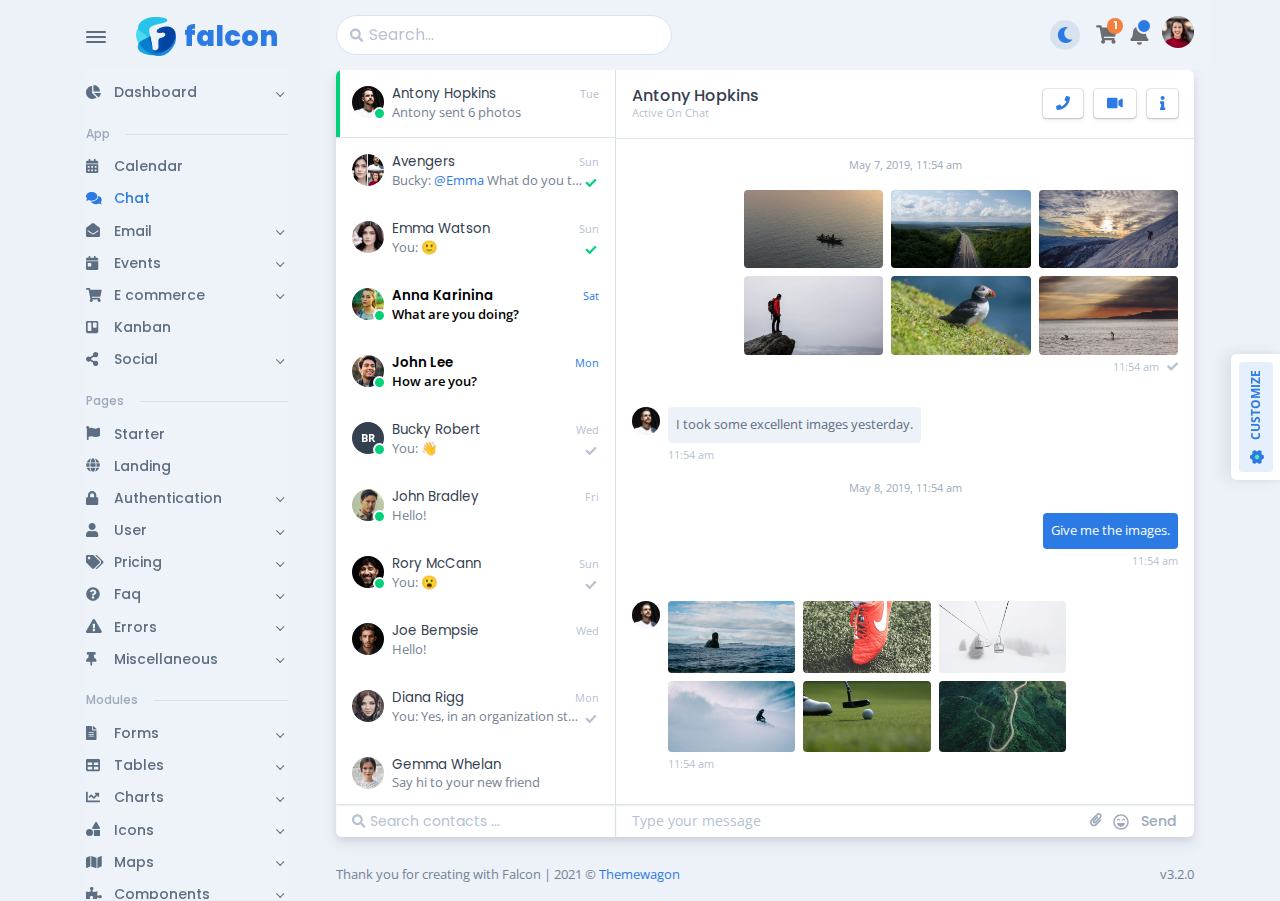
<file: public/app/chat.html>
<!DOCTYPE html>
<html lang="en-US" dir="ltr">

  <head>
    <meta charset="utf-8">
    <meta http-equiv="X-UA-Compatible" content="IE=edge">
    <meta name="viewport" content="width=device-width, initial-scale=1">


    <!-- ===============================================-->
    <!--    Document Title-->
    <!-- ===============================================-->
    <title>Falcon | Dashboard &amp; Web App Template</title>


    <!-- ===============================================-->
    <!--    Favicons-->
    <!-- ===============================================-->
    <link rel="apple-touch-icon" sizes="180x180" href="../assets/img/favicons/apple-touch-icon.png">
    <link rel="icon" type="image/png" sizes="32x32" href="../assets/img/favicons/favicon-32x32.png">
    <link rel="icon" type="image/png" sizes="16x16" href="../assets/img/favicons/favicon-16x16.png">
    <link rel="shortcut icon" type="image/x-icon" href="../assets/img/favicons/favicon.ico">
    <link rel="manifest" href="../assets/img/favicons/manifest.json">
    <meta name="msapplication-TileImage" content="../assets/img/favicons/mstile-150x150.png">
    <meta name="theme-color" content="#ffffff">
    <script src="../assets/js/config.js"></script>
    <script src="../vendors/overlayscrollbars/OverlayScrollbars.min.js"></script>


    <!-- ===============================================-->
    <!--    Stylesheets-->
    <!-- ===============================================-->
    <link href="../vendors/glightbox/glightbox.min.css" rel="stylesheet">
    <link rel="preconnect" href="https://fonts.gstatic.com">
    <link href="https://fonts.googleapis.com/css?family=Open+Sans:300,400,500,600,700%7cPoppins:300,400,500,600,700,800,900&amp;display=swap" rel="stylesheet">
    <link href="../vendors/overlayscrollbars/OverlayScrollbars.min.css" rel="stylesheet">
    <link href="../assets/css/theme-rtl.min.css" rel="stylesheet" id="style-rtl">
    <link href="../assets/css/theme.min.css" rel="stylesheet" id="style-default">
    <link href="../assets/css/user-rtl.min.css" rel="stylesheet" id="user-style-rtl">
    <link href="../assets/css/user.min.css" rel="stylesheet" id="user-style-default">
    <script>
      var isRTL = JSON.parse(localStorage.getItem('isRTL'));
      if (isRTL) {
        var linkDefault = document.getElementById('style-default');
        var userLinkDefault = document.getElementById('user-style-default');
        linkDefault.setAttribute('disabled', true);
        userLinkDefault.setAttribute('disabled', true);
        document.querySelector('html').setAttribute('dir', 'rtl');
      } else {
        var linkRTL = document.getElementById('style-rtl');
        var userLinkRTL = document.getElementById('user-style-rtl');
        linkRTL.setAttribute('disabled', true);
        userLinkRTL.setAttribute('disabled', true);
      }
    </script>
  </head>


  <body class="overflow-hidden">

    <!-- ===============================================-->
    <!--    Main Content-->
    <!-- ===============================================-->
    <main class="main" id="top">
      <div class="container" data-layout="container">
        <script>
          var isFluid = JSON.parse(localStorage.getItem('isFluid'));
          if (isFluid) {
            var container = document.querySelector('[data-layout]');
            container.classList.remove('container');
            container.classList.add('container-fluid');
          }
        </script>
        <nav class="navbar navbar-light navbar-vertical navbar-expand-xl">
          <script>
            var navbarStyle = localStorage.getItem("navbarStyle");
            if (navbarStyle && navbarStyle !== 'transparent') {
              document.querySelector('.navbar-vertical').classList.add(`navbar-${navbarStyle}`);
            }
          </script>
          <div class="d-flex align-items-center">
            <div class="toggle-icon-wrapper">

              <button class="btn navbar-toggler-humburger-icon navbar-vertical-toggle" data-bs-toggle="tooltip" data-bs-placement="left" title="Toggle Navigation"><span class="navbar-toggle-icon"><span class="toggle-line"></span></span></button>

            </div><a class="navbar-brand" href="../index.html">
              <div class="d-flex align-items-center py-3"><img class="me-2" src="../assets/img/icons/spot-illustrations/falcon.png" alt="" width="40" /><span class="font-sans-serif">falcon</span>
              </div>
            </a>
          </div>
          <div class="collapse navbar-collapse" id="navbarVerticalCollapse">
            <div class="navbar-vertical-content scrollbar">
              <ul class="navbar-nav flex-column mb-3" id="navbarVerticalNav">
                <li class="nav-item">
                  <!-- parent pages--><a class="nav-link dropdown-indicator" href="#dashboard" role="button" data-bs-toggle="collapse" aria-expanded="false" aria-controls="dashboard">
                    <div class="d-flex align-items-center"><span class="nav-link-icon"><span class="fas fa-chart-pie"></span></span><span class="nav-link-text ps-1">Dashboard</span>
                    </div>
                  </a>
                  <ul class="nav collapse false" id="dashboard">
                    <li class="nav-item"><a class="nav-link" href="../index.html">
                        <div class="d-flex align-items-center"><span class="nav-link-text ps-1">Default</span>
                        </div>
                      </a>
                      <!-- more inner pages-->
                    </li>
                    <li class="nav-item"><a class="nav-link" href="../dashboard/analytics.html">
                        <div class="d-flex align-items-center"><span class="nav-link-text ps-1">Analytics</span>
                        </div>
                      </a>
                      <!-- more inner pages-->
                    </li>
                    <li class="nav-item"><a class="nav-link" href="../dashboard/crm.html">
                        <div class="d-flex align-items-center"><span class="nav-link-text ps-1">CRM</span>
                        </div>
                      </a>
                      <!-- more inner pages-->
                    </li>
                    <li class="nav-item"><a class="nav-link" href="../dashboard/e-commerce.html">
                        <div class="d-flex align-items-center"><span class="nav-link-text ps-1">E commerce</span>
                        </div>
                      </a>
                      <!-- more inner pages-->
                    </li>
                    <li class="nav-item"><a class="nav-link" href="../dashboard/project-management.html">
                        <div class="d-flex align-items-center"><span class="nav-link-text ps-1">Management</span>
                        </div>
                      </a>
                      <!-- more inner pages-->
                    </li>
                    <li class="nav-item"><a class="nav-link" href="../dashboard/saas.html">
                        <div class="d-flex align-items-center"><span class="nav-link-text ps-1">SaaS</span>
                        </div>
                      </a>
                      <!-- more inner pages-->
                    </li>
                  </ul>
                </li>
                <li class="nav-item">
                  <!-- label-->
                  <div class="row navbar-vertical-label-wrapper mt-3 mb-2">
                    <div class="col-auto navbar-vertical-label">App
                    </div>
                    <div class="col ps-0">
                      <hr class="mb-0 navbar-vertical-divider" />
                    </div>
                  </div>
                  <!-- parent pages--><a class="nav-link" href="../app/calendar.html" role="button">
                    <div class="d-flex align-items-center"><span class="nav-link-icon"><span class="fas fa-calendar-alt"></span></span><span class="nav-link-text ps-1">Calendar</span>
                    </div>
                  </a>
                  <!-- parent pages--><a class="nav-link active" href="../app/chat.html" role="button">
                    <div class="d-flex align-items-center"><span class="nav-link-icon"><span class="fas fa-comments"></span></span><span class="nav-link-text ps-1">Chat</span>
                    </div>
                  </a>
                  <!-- parent pages--><a class="nav-link dropdown-indicator" href="#email" role="button" data-bs-toggle="collapse" aria-expanded="false" aria-controls="email">
                    <div class="d-flex align-items-center"><span class="nav-link-icon"><span class="fas fa-envelope-open"></span></span><span class="nav-link-text ps-1">Email</span>
                    </div>
                  </a>
                  <ul class="nav collapse false" id="email">
                    <li class="nav-item"><a class="nav-link" href="../app/email/inbox.html">
                        <div class="d-flex align-items-center"><span class="nav-link-text ps-1">Inbox</span>
                        </div>
                      </a>
                      <!-- more inner pages-->
                    </li>
                    <li class="nav-item"><a class="nav-link" href="../app/email/email-detail.html">
                        <div class="d-flex align-items-center"><span class="nav-link-text ps-1">Email detail</span>
                        </div>
                      </a>
                      <!-- more inner pages-->
                    </li>
                    <li class="nav-item"><a class="nav-link" href="../app/email/compose.html">
                        <div class="d-flex align-items-center"><span class="nav-link-text ps-1">Compose</span>
                        </div>
                      </a>
                      <!-- more inner pages-->
                    </li>
                  </ul>
                  <!-- parent pages--><a class="nav-link dropdown-indicator" href="#events" role="button" data-bs-toggle="collapse" aria-expanded="false" aria-controls="events">
                    <div class="d-flex align-items-center"><span class="nav-link-icon"><span class="fas fa-calendar-day"></span></span><span class="nav-link-text ps-1">Events</span>
                    </div>
                  </a>
                  <ul class="nav collapse false" id="events">
                    <li class="nav-item"><a class="nav-link" href="../app/events/create-an-event.html">
                        <div class="d-flex align-items-center"><span class="nav-link-text ps-1">Create an event</span>
                        </div>
                      </a>
                      <!-- more inner pages-->
                    </li>
                    <li class="nav-item"><a class="nav-link" href="../app/events/event-detail.html">
                        <div class="d-flex align-items-center"><span class="nav-link-text ps-1">Event detail</span>
                        </div>
                      </a>
                      <!-- more inner pages-->
                    </li>
                    <li class="nav-item"><a class="nav-link" href="../app/events/event-list.html">
                        <div class="d-flex align-items-center"><span class="nav-link-text ps-1">Event list</span>
                        </div>
                      </a>
                      <!-- more inner pages-->
                    </li>
                  </ul>
                  <!-- parent pages--><a class="nav-link dropdown-indicator" href="#e-commerce" role="button" data-bs-toggle="collapse" aria-expanded="false" aria-controls="e-commerce">
                    <div class="d-flex align-items-center"><span class="nav-link-icon"><span class="fas fa-shopping-cart"></span></span><span class="nav-link-text ps-1">E commerce</span>
                    </div>
                  </a>
                  <ul class="nav collapse false" id="e-commerce">
                    <li class="nav-item"><a class="nav-link dropdown-indicator" href="#product" data-bs-toggle="collapse" aria-expanded="false" aria-controls="e-commerce">
                        <div class="d-flex align-items-center"><span class="nav-link-text ps-1">Product</span>
                        </div>
                      </a>
                      <!-- more inner pages-->
                      <ul class="nav collapse false" id="product">
                        <li class="nav-item"><a class="nav-link" href="../app/e-commerce/product/product-list.html">
                            <div class="d-flex align-items-center"><span class="nav-link-text ps-1">Product list</span>
                            </div>
                          </a>
                          <!-- more inner pages-->
                        </li>
                        <li class="nav-item"><a class="nav-link" href="../app/e-commerce/product/product-grid.html">
                            <div class="d-flex align-items-center"><span class="nav-link-text ps-1">Product grid</span>
                            </div>
                          </a>
                          <!-- more inner pages-->
                        </li>
                        <li class="nav-item"><a class="nav-link" href="../app/e-commerce/product/product-details.html">
                            <div class="d-flex align-items-center"><span class="nav-link-text ps-1">Product details</span>
                            </div>
                          </a>
                          <!-- more inner pages-->
                        </li>
                      </ul>
                    </li>
                    <li class="nav-item"><a class="nav-link dropdown-indicator" href="#orders" data-bs-toggle="collapse" aria-expanded="false" aria-controls="e-commerce">
                        <div class="d-flex align-items-center"><span class="nav-link-text ps-1">Orders</span>
                        </div>
                      </a>
                      <!-- more inner pages-->
                      <ul class="nav collapse false" id="orders">
                        <li class="nav-item"><a class="nav-link" href="../app/e-commerce/orders/order-list.html">
                            <div class="d-flex align-items-center"><span class="nav-link-text ps-1">Order list</span>
                            </div>
                          </a>
                          <!-- more inner pages-->
                        </li>
                        <li class="nav-item"><a class="nav-link" href="../app/e-commerce/orders/order-details.html">
                            <div class="d-flex align-items-center"><span class="nav-link-text ps-1">Order details</span>
                            </div>
                          </a>
                          <!-- more inner pages-->
                        </li>
                      </ul>
                    </li>
                    <li class="nav-item"><a class="nav-link" href="../app/e-commerce/customers.html">
                        <div class="d-flex align-items-center"><span class="nav-link-text ps-1">Customers</span>
                        </div>
                      </a>
                      <!-- more inner pages-->
                    </li>
                    <li class="nav-item"><a class="nav-link" href="../app/e-commerce/customer-details.html">
                        <div class="d-flex align-items-center"><span class="nav-link-text ps-1">Customer details</span>
                        </div>
                      </a>
                      <!-- more inner pages-->
                    </li>
                    <li class="nav-item"><a class="nav-link" href="../app/e-commerce/shopping-cart.html">
                        <div class="d-flex align-items-center"><span class="nav-link-text ps-1">Shopping cart</span>
                        </div>
                      </a>
                      <!-- more inner pages-->
                    </li>
                    <li class="nav-item"><a class="nav-link" href="../app/e-commerce/checkout.html">
                        <div class="d-flex align-items-center"><span class="nav-link-text ps-1">Checkout</span>
                        </div>
                      </a>
                      <!-- more inner pages-->
                    </li>
                    <li class="nav-item"><a class="nav-link" href="../app/e-commerce/billing.html">
                        <div class="d-flex align-items-center"><span class="nav-link-text ps-1">Billing</span>
                        </div>
                      </a>
                      <!-- more inner pages-->
                    </li>
                    <li class="nav-item"><a class="nav-link" href="../app/e-commerce/invoice.html">
                        <div class="d-flex align-items-center"><span class="nav-link-text ps-1">Invoice</span>
                        </div>
                      </a>
                      <!-- more inner pages-->
                    </li>
                  </ul>
                  <!-- parent pages--><a class="nav-link" href="../app/kanban.html" role="button">
                    <div class="d-flex align-items-center"><span class="nav-link-icon"><span class="fab fa-trello"></span></span><span class="nav-link-text ps-1">Kanban</span>
                    </div>
                  </a>
                  <!-- parent pages--><a class="nav-link dropdown-indicator" href="#social" role="button" data-bs-toggle="collapse" aria-expanded="false" aria-controls="social">
                    <div class="d-flex align-items-center"><span class="nav-link-icon"><span class="fas fa-share-alt"></span></span><span class="nav-link-text ps-1">Social</span>
                    </div>
                  </a>
                  <ul class="nav collapse false" id="social">
                    <li class="nav-item"><a class="nav-link" href="../app/social/feed.html">
                        <div class="d-flex align-items-center"><span class="nav-link-text ps-1">Feed</span>
                        </div>
                      </a>
                      <!-- more inner pages-->
                    </li>
                    <li class="nav-item"><a class="nav-link" href="../app/social/activity-log.html">
                        <div class="d-flex align-items-center"><span class="nav-link-text ps-1">Activity log</span>
                        </div>
                      </a>
                      <!-- more inner pages-->
                    </li>
                    <li class="nav-item"><a class="nav-link" href="../app/social/notifications.html">
                        <div class="d-flex align-items-center"><span class="nav-link-text ps-1">Notifications</span>
                        </div>
                      </a>
                      <!-- more inner pages-->
                    </li>
                    <li class="nav-item"><a class="nav-link" href="../app/social/followers.html">
                        <div class="d-flex align-items-center"><span class="nav-link-text ps-1">Followers</span>
                        </div>
                      </a>
                      <!-- more inner pages-->
                    </li>
                  </ul>
                </li>
                <li class="nav-item">
                  <!-- label-->
                  <div class="row navbar-vertical-label-wrapper mt-3 mb-2">
                    <div class="col-auto navbar-vertical-label">Pages
                    </div>
                    <div class="col ps-0">
                      <hr class="mb-0 navbar-vertical-divider" />
                    </div>
                  </div>
                  <!-- parent pages--><a class="nav-link" href="../pages/starter.html" role="button">
                    <div class="d-flex align-items-center"><span class="nav-link-icon"><span class="fas fa-flag"></span></span><span class="nav-link-text ps-1">Starter</span>
                    </div>
                  </a>
                  <!-- parent pages--><a class="nav-link" href="../pages/landing.html" role="button">
                    <div class="d-flex align-items-center"><span class="nav-link-icon"><span class="fas fa-globe"></span></span><span class="nav-link-text ps-1">Landing</span>
                    </div>
                  </a>
                  <!-- parent pages--><a class="nav-link dropdown-indicator" href="#authentication" role="button" data-bs-toggle="collapse" aria-expanded="false" aria-controls="authentication">
                    <div class="d-flex align-items-center"><span class="nav-link-icon"><span class="fas fa-lock"></span></span><span class="nav-link-text ps-1">Authentication</span>
                    </div>
                  </a>
                  <ul class="nav collapse false" id="authentication">
                    <li class="nav-item"><a class="nav-link dropdown-indicator" href="#simple" data-bs-toggle="collapse" aria-expanded="false" aria-controls="authentication">
                        <div class="d-flex align-items-center"><span class="nav-link-text ps-1">Simple</span>
                        </div>
                      </a>
                      <!-- more inner pages-->
                      <ul class="nav collapse false" id="simple">
                        <li class="nav-item"><a class="nav-link" href="../pages/authentication/simple/login.html">
                            <div class="d-flex align-items-center"><span class="nav-link-text ps-1">Login</span>
                            </div>
                          </a>
                          <!-- more inner pages-->
                        </li>
                        <li class="nav-item"><a class="nav-link" href="../pages/authentication/simple/logout.html">
                            <div class="d-flex align-items-center"><span class="nav-link-text ps-1">Logout</span>
                            </div>
                          </a>
                          <!-- more inner pages-->
                        </li>
                        <li class="nav-item"><a class="nav-link" href="../pages/authentication/simple/register.html">
                            <div class="d-flex align-items-center"><span class="nav-link-text ps-1">Register</span>
                            </div>
                          </a>
                          <!-- more inner pages-->
                        </li>
                        <li class="nav-item"><a class="nav-link" href="../pages/authentication/simple/forgot-password.html">
                            <div class="d-flex align-items-center"><span class="nav-link-text ps-1">Forgot password</span>
                            </div>
                          </a>
                          <!-- more inner pages-->
                        </li>
                        <li class="nav-item"><a class="nav-link" href="../pages/authentication/simple/confirm-mail.html">
                            <div class="d-flex align-items-center"><span class="nav-link-text ps-1">Confirm mail</span>
                            </div>
                          </a>
                          <!-- more inner pages-->
                        </li>
                        <li class="nav-item"><a class="nav-link" href="../pages/authentication/simple/reset-password.html">
                            <div class="d-flex align-items-center"><span class="nav-link-text ps-1">Reset password</span>
                            </div>
                          </a>
                          <!-- more inner pages-->
                        </li>
                        <li class="nav-item"><a class="nav-link" href="../pages/authentication/simple/lock-screen.html">
                            <div class="d-flex align-items-center"><span class="nav-link-text ps-1">Lock screen</span>
                            </div>
                          </a>
                          <!-- more inner pages-->
                        </li>
                      </ul>
                    </li>
                    <li class="nav-item"><a class="nav-link dropdown-indicator" href="#card" data-bs-toggle="collapse" aria-expanded="false" aria-controls="authentication">
                        <div class="d-flex align-items-center"><span class="nav-link-text ps-1">Card</span>
                        </div>
                      </a>
                      <!-- more inner pages-->
                      <ul class="nav collapse false" id="card">
                        <li class="nav-item"><a class="nav-link" href="../pages/authentication/card/login.html">
                            <div class="d-flex align-items-center"><span class="nav-link-text ps-1">Login</span>
                            </div>
                          </a>
                          <!-- more inner pages-->
                        </li>
                        <li class="nav-item"><a class="nav-link" href="../pages/authentication/card/logout.html">
                            <div class="d-flex align-items-center"><span class="nav-link-text ps-1">Logout</span>
                            </div>
                          </a>
                          <!-- more inner pages-->
                        </li>
                        <li class="nav-item"><a class="nav-link" href="../pages/authentication/card/register.html">
                            <div class="d-flex align-items-center"><span class="nav-link-text ps-1">Register</span>
                            </div>
                          </a>
                          <!-- more inner pages-->
                        </li>
                        <li class="nav-item"><a class="nav-link" href="../pages/authentication/card/forgot-password.html">
                            <div class="d-flex align-items-center"><span class="nav-link-text ps-1">Forgot password</span>
                            </div>
                          </a>
                          <!-- more inner pages-->
                        </li>
                        <li class="nav-item"><a class="nav-link" href="../pages/authentication/card/confirm-mail.html">
                            <div class="d-flex align-items-center"><span class="nav-link-text ps-1">Confirm mail</span>
                            </div>
                          </a>
                          <!-- more inner pages-->
                        </li>
                        <li class="nav-item"><a class="nav-link" href="../pages/authentication/card/reset-password.html">
                            <div class="d-flex align-items-center"><span class="nav-link-text ps-1">Reset password</span>
                            </div>
                          </a>
                          <!-- more inner pages-->
                        </li>
                        <li class="nav-item"><a class="nav-link" href="../pages/authentication/card/lock-screen.html">
                            <div class="d-flex align-items-center"><span class="nav-link-text ps-1">Lock screen</span>
                            </div>
                          </a>
                          <!-- more inner pages-->
                        </li>
                      </ul>
                    </li>
                    <li class="nav-item"><a class="nav-link dropdown-indicator" href="#split" data-bs-toggle="collapse" aria-expanded="false" aria-controls="authentication">
                        <div class="d-flex align-items-center"><span class="nav-link-text ps-1">Split</span>
                        </div>
                      </a>
                      <!-- more inner pages-->
                      <ul class="nav collapse false" id="split">
                        <li class="nav-item"><a class="nav-link" href="../pages/authentication/split/login.html">
                            <div class="d-flex align-items-center"><span class="nav-link-text ps-1">Login</span>
                            </div>
                          </a>
                          <!-- more inner pages-->
                        </li>
                        <li class="nav-item"><a class="nav-link" href="../pages/authentication/split/logout.html">
                            <div class="d-flex align-items-center"><span class="nav-link-text ps-1">Logout</span>
                            </div>
                          </a>
                          <!-- more inner pages-->
                        </li>
                        <li class="nav-item"><a class="nav-link" href="../pages/authentication/split/register.html">
                            <div class="d-flex align-items-center"><span class="nav-link-text ps-1">Register</span>
                            </div>
                          </a>
                          <!-- more inner pages-->
                        </li>
                        <li class="nav-item"><a class="nav-link" href="../pages/authentication/split/forgot-password.html">
                            <div class="d-flex align-items-center"><span class="nav-link-text ps-1">Forgot password</span>
                            </div>
                          </a>
                          <!-- more inner pages-->
                        </li>
                        <li class="nav-item"><a class="nav-link" href="../pages/authentication/split/confirm-mail.html">
                            <div class="d-flex align-items-center"><span class="nav-link-text ps-1">Confirm mail</span>
                            </div>
                          </a>
                          <!-- more inner pages-->
                        </li>
                        <li class="nav-item"><a class="nav-link" href="../pages/authentication/split/reset-password.html">
                            <div class="d-flex align-items-center"><span class="nav-link-text ps-1">Reset password</span>
                            </div>
                          </a>
                          <!-- more inner pages-->
                        </li>
                        <li class="nav-item"><a class="nav-link" href="../pages/authentication/split/lock-screen.html">
                            <div class="d-flex align-items-center"><span class="nav-link-text ps-1">Lock screen</span>
                            </div>
                          </a>
                          <!-- more inner pages-->
                        </li>
                      </ul>
                    </li>
                    <li class="nav-item"><a class="nav-link" href="../pages/authentication/wizard.html">
                        <div class="d-flex align-items-center"><span class="nav-link-text ps-1">Wizard</span>
                        </div>
                      </a>
                      <!-- more inner pages-->
                    </li>
                    <li class="nav-item"><a class="nav-link" href="../#authentication-modal" data-bs-toggle="modal">
                        <div class="d-flex align-items-center"><span class="nav-link-text ps-1">Modal</span>
                        </div>
                      </a>
                      <!-- more inner pages-->
                    </li>
                  </ul>
                  <!-- parent pages--><a class="nav-link dropdown-indicator" href="#user" role="button" data-bs-toggle="collapse" aria-expanded="false" aria-controls="user">
                    <div class="d-flex align-items-center"><span class="nav-link-icon"><span class="fas fa-user"></span></span><span class="nav-link-text ps-1">User</span>
                    </div>
                  </a>
                  <ul class="nav collapse false" id="user">
                    <li class="nav-item"><a class="nav-link" href="../pages/user/profile.html">
                        <div class="d-flex align-items-center"><span class="nav-link-text ps-1">Profile</span>
                        </div>
                      </a>
                      <!-- more inner pages-->
                    </li>
                    <li class="nav-item"><a class="nav-link" href="../pages/user/settings.html">
                        <div class="d-flex align-items-center"><span class="nav-link-text ps-1">Settings</span>
                        </div>
                      </a>
                      <!-- more inner pages-->
                    </li>
                  </ul>
                  <!-- parent pages--><a class="nav-link dropdown-indicator" href="#pricing" role="button" data-bs-toggle="collapse" aria-expanded="false" aria-controls="pricing">
                    <div class="d-flex align-items-center"><span class="nav-link-icon"><span class="fas fa-tags"></span></span><span class="nav-link-text ps-1">Pricing</span>
                    </div>
                  </a>
                  <ul class="nav collapse false" id="pricing">
                    <li class="nav-item"><a class="nav-link" href="../pages/pricing/pricing-default.html">
                        <div class="d-flex align-items-center"><span class="nav-link-text ps-1">Pricing default</span>
                        </div>
                      </a>
                      <!-- more inner pages-->
                    </li>
                    <li class="nav-item"><a class="nav-link" href="../pages/pricing/pricing-alt.html">
                        <div class="d-flex align-items-center"><span class="nav-link-text ps-1">Pricing alt</span>
                        </div>
                      </a>
                      <!-- more inner pages-->
                    </li>
                  </ul>
                  <!-- parent pages--><a class="nav-link dropdown-indicator" href="#faq" role="button" data-bs-toggle="collapse" aria-expanded="false" aria-controls="faq">
                    <div class="d-flex align-items-center"><span class="nav-link-icon"><span class="fas fa-question-circle"></span></span><span class="nav-link-text ps-1">Faq</span>
                    </div>
                  </a>
                  <ul class="nav collapse false" id="faq">
                    <li class="nav-item"><a class="nav-link" href="../pages/faq/faq-basic.html">
                        <div class="d-flex align-items-center"><span class="nav-link-text ps-1">Faq basic</span>
                        </div>
                      </a>
                      <!-- more inner pages-->
                    </li>
                    <li class="nav-item"><a class="nav-link" href="../pages/faq/faq-alt.html">
                        <div class="d-flex align-items-center"><span class="nav-link-text ps-1">Faq alt</span>
                        </div>
                      </a>
                      <!-- more inner pages-->
                    </li>
                    <li class="nav-item"><a class="nav-link" href="../pages/faq/faq-accordion.html">
                        <div class="d-flex align-items-center"><span class="nav-link-text ps-1">Faq accordion</span>
                        </div>
                      </a>
                      <!-- more inner pages-->
                    </li>
                  </ul>
                  <!-- parent pages--><a class="nav-link dropdown-indicator" href="#errors" role="button" data-bs-toggle="collapse" aria-expanded="false" aria-controls="errors">
                    <div class="d-flex align-items-center"><span class="nav-link-icon"><span class="fas fa-exclamation-triangle"></span></span><span class="nav-link-text ps-1">Errors</span>
                    </div>
                  </a>
                  <ul class="nav collapse false" id="errors">
                    <li class="nav-item"><a class="nav-link" href="../pages/errors/404.html">
                        <div class="d-flex align-items-center"><span class="nav-link-text ps-1">404</span>
                        </div>
                      </a>
                      <!-- more inner pages-->
                    </li>
                    <li class="nav-item"><a class="nav-link" href="../pages/errors/500.html">
                        <div class="d-flex align-items-center"><span class="nav-link-text ps-1">500</span>
                        </div>
                      </a>
                      <!-- more inner pages-->
                    </li>
                  </ul>
                  <!-- parent pages--><a class="nav-link dropdown-indicator" href="#miscellaneous" role="button" data-bs-toggle="collapse" aria-expanded="false" aria-controls="miscellaneous">
                    <div class="d-flex align-items-center"><span class="nav-link-icon"><span class="fas fa-thumbtack"></span></span><span class="nav-link-text ps-1">Miscellaneous</span>
                    </div>
                  </a>
                  <ul class="nav collapse false" id="miscellaneous">
                    <li class="nav-item"><a class="nav-link" href="../pages/miscellaneous/associations.html">
                        <div class="d-flex align-items-center"><span class="nav-link-text ps-1">Associations</span>
                        </div>
                      </a>
                      <!-- more inner pages-->
                    </li>
                    <li class="nav-item"><a class="nav-link" href="../pages/miscellaneous/invite-people.html">
                        <div class="d-flex align-items-center"><span class="nav-link-text ps-1">Invite people</span>
                        </div>
                      </a>
                      <!-- more inner pages-->
                    </li>
                    <li class="nav-item"><a class="nav-link" href="../pages/miscellaneous/privacy-policy.html">
                        <div class="d-flex align-items-center"><span class="nav-link-text ps-1">Privacy policy</span>
                        </div>
                      </a>
                      <!-- more inner pages-->
                    </li>
                  </ul>
                </li>
                <li class="nav-item">
                  <!-- label-->
                  <div class="row navbar-vertical-label-wrapper mt-3 mb-2">
                    <div class="col-auto navbar-vertical-label">Modules
                    </div>
                    <div class="col ps-0">
                      <hr class="mb-0 navbar-vertical-divider" />
                    </div>
                  </div>
                  <!-- parent pages--><a class="nav-link dropdown-indicator" href="#forms" role="button" data-bs-toggle="collapse" aria-expanded="false" aria-controls="forms">
                    <div class="d-flex align-items-center"><span class="nav-link-icon"><span class="fas fa-file-alt"></span></span><span class="nav-link-text ps-1">Forms</span>
                    </div>
                  </a>
                  <ul class="nav collapse false" id="forms">
                    <li class="nav-item"><a class="nav-link dropdown-indicator" href="#basic" data-bs-toggle="collapse" aria-expanded="false" aria-controls="forms">
                        <div class="d-flex align-items-center"><span class="nav-link-text ps-1">Basic</span>
                        </div>
                      </a>
                      <!-- more inner pages-->
                      <ul class="nav collapse false" id="basic">
                        <li class="nav-item"><a class="nav-link" href="../modules/forms/basic/form-control.html">
                            <div class="d-flex align-items-center"><span class="nav-link-text ps-1">Form control</span>
                            </div>
                          </a>
                          <!-- more inner pages-->
                        </li>
                        <li class="nav-item"><a class="nav-link" href="../modules/forms/basic/input-group.html">
                            <div class="d-flex align-items-center"><span class="nav-link-text ps-1">Input group</span>
                            </div>
                          </a>
                          <!-- more inner pages-->
                        </li>
                        <li class="nav-item"><a class="nav-link" href="../modules/forms/basic/select.html">
                            <div class="d-flex align-items-center"><span class="nav-link-text ps-1">Select</span>
                            </div>
                          </a>
                          <!-- more inner pages-->
                        </li>
                        <li class="nav-item"><a class="nav-link" href="../modules/forms/basic/checks.html">
                            <div class="d-flex align-items-center"><span class="nav-link-text ps-1">Checks</span>
                            </div>
                          </a>
                          <!-- more inner pages-->
                        </li>
                        <li class="nav-item"><a class="nav-link" href="../modules/forms/basic/range.html">
                            <div class="d-flex align-items-center"><span class="nav-link-text ps-1">Range</span>
                            </div>
                          </a>
                          <!-- more inner pages-->
                        </li>
                        <li class="nav-item"><a class="nav-link" href="../modules/forms/basic/layout.html">
                            <div class="d-flex align-items-center"><span class="nav-link-text ps-1">Layout</span>
                            </div>
                          </a>
                          <!-- more inner pages-->
                        </li>
                      </ul>
                    </li>
                    <li class="nav-item"><a class="nav-link dropdown-indicator" href="#advance" data-bs-toggle="collapse" aria-expanded="false" aria-controls="forms">
                        <div class="d-flex align-items-center"><span class="nav-link-text ps-1">Advance</span>
                        </div>
                      </a>
                      <!-- more inner pages-->
                      <ul class="nav collapse false" id="advance">
                        <li class="nav-item"><a class="nav-link" href="../modules/forms/advance/advance-select.html">
                            <div class="d-flex align-items-center"><span class="nav-link-text ps-1">Advance select</span>
                            </div>
                          </a>
                          <!-- more inner pages-->
                        </li>
                        <li class="nav-item"><a class="nav-link" href="../modules/forms/advance/date-picker.html">
                            <div class="d-flex align-items-center"><span class="nav-link-text ps-1">Date picker</span>
                            </div>
                          </a>
                          <!-- more inner pages-->
                        </li>
                        <li class="nav-item"><a class="nav-link" href="../modules/forms/advance/editor.html">
                            <div class="d-flex align-items-center"><span class="nav-link-text ps-1">Editor</span>
                            </div>
                          </a>
                          <!-- more inner pages-->
                        </li>
                        <li class="nav-item"><a class="nav-link" href="../modules/forms/advance/emoji-button.html">
                            <div class="d-flex align-items-center"><span class="nav-link-text ps-1">Emoji button</span>
                            </div>
                          </a>
                          <!-- more inner pages-->
                        </li>
                        <li class="nav-item"><a class="nav-link" href="../modules/forms/advance/file-uploader.html">
                            <div class="d-flex align-items-center"><span class="nav-link-text ps-1">File uploader</span>
                            </div>
                          </a>
                          <!-- more inner pages-->
                        </li>
                        <li class="nav-item"><a class="nav-link" href="../modules/forms/advance/rating.html">
                            <div class="d-flex align-items-center"><span class="nav-link-text ps-1">Rating</span>
                            </div>
                          </a>
                          <!-- more inner pages-->
                        </li>
                      </ul>
                    </li>
                    <li class="nav-item"><a class="nav-link" href="../modules/forms/floating-labels.html">
                        <div class="d-flex align-items-center"><span class="nav-link-text ps-1">Floating labels</span>
                        </div>
                      </a>
                      <!-- more inner pages-->
                    </li>
                    <li class="nav-item"><a class="nav-link" href="../modules/forms/wizard.html">
                        <div class="d-flex align-items-center"><span class="nav-link-text ps-1">Wizard</span>
                        </div>
                      </a>
                      <!-- more inner pages-->
                    </li>
                    <li class="nav-item"><a class="nav-link" href="../modules/forms/validation.html">
                        <div class="d-flex align-items-center"><span class="nav-link-text ps-1">Validation</span>
                        </div>
                      </a>
                      <!-- more inner pages-->
                    </li>
                  </ul>
                  <!-- parent pages--><a class="nav-link dropdown-indicator" href="#tables" role="button" data-bs-toggle="collapse" aria-expanded="false" aria-controls="tables">
                    <div class="d-flex align-items-center"><span class="nav-link-icon"><span class="fas fa-table"></span></span><span class="nav-link-text ps-1">Tables</span>
                    </div>
                  </a>
                  <ul class="nav collapse false" id="tables">
                    <li class="nav-item"><a class="nav-link" href="../modules/tables/basic-tables.html">
                        <div class="d-flex align-items-center"><span class="nav-link-text ps-1">Basic tables</span>
                        </div>
                      </a>
                      <!-- more inner pages-->
                    </li>
                    <li class="nav-item"><a class="nav-link" href="../modules/tables/advance-tables.html">
                        <div class="d-flex align-items-center"><span class="nav-link-text ps-1">Advance tables</span>
                        </div>
                      </a>
                      <!-- more inner pages-->
                    </li>
                    <li class="nav-item"><a class="nav-link" href="../modules/tables/bulk-select.html">
                        <div class="d-flex align-items-center"><span class="nav-link-text ps-1">Bulk select</span>
                        </div>
                      </a>
                      <!-- more inner pages-->
                    </li>
                  </ul>
                  <!-- parent pages--><a class="nav-link dropdown-indicator" href="#charts" role="button" data-bs-toggle="collapse" aria-expanded="false" aria-controls="charts">
                    <div class="d-flex align-items-center"><span class="nav-link-icon"><span class="fas fa-chart-line"></span></span><span class="nav-link-text ps-1">Charts</span>
                    </div>
                  </a>
                  <ul class="nav collapse false" id="charts">
                    <li class="nav-item"><a class="nav-link" href="../modules/charts/chartjs.html">
                        <div class="d-flex align-items-center"><span class="nav-link-text ps-1">Chartjs</span>
                        </div>
                      </a>
                      <!-- more inner pages-->
                    </li>
                    <li class="nav-item"><a class="nav-link dropdown-indicator" href="#eCharts" data-bs-toggle="collapse" aria-expanded="false" aria-controls="charts">
                        <div class="d-flex align-items-center"><span class="nav-link-text ps-1">ECharts</span>
                        </div>
                      </a>
                      <!-- more inner pages-->
                      <ul class="nav collapse false" id="eCharts">
                        <li class="nav-item"><a class="nav-link" href="../modules/charts/echarts/line-charts.html">
                            <div class="d-flex align-items-center"><span class="nav-link-text ps-1">Line charts</span>
                            </div>
                          </a>
                          <!-- more inner pages-->
                        </li>
                        <li class="nav-item"><a class="nav-link" href="../modules/charts/echarts/bar-charts.html">
                            <div class="d-flex align-items-center"><span class="nav-link-text ps-1">Bar charts</span>
                            </div>
                          </a>
                          <!-- more inner pages-->
                        </li>
                        <li class="nav-item"><a class="nav-link" href="../modules/charts/echarts/candlestick-charts.html">
                            <div class="d-flex align-items-center"><span class="nav-link-text ps-1">Candlestick charts</span>
                            </div>
                          </a>
                          <!-- more inner pages-->
                        </li>
                        <li class="nav-item"><a class="nav-link" href="../modules/charts/echarts/geo-map.html">
                            <div class="d-flex align-items-center"><span class="nav-link-text ps-1">Geo map</span>
                            </div>
                          </a>
                          <!-- more inner pages-->
                        </li>
                        <li class="nav-item"><a class="nav-link" href="../modules/charts/echarts/scatter-charts.html">
                            <div class="d-flex align-items-center"><span class="nav-link-text ps-1">Scatter charts</span>
                            </div>
                          </a>
                          <!-- more inner pages-->
                        </li>
                        <li class="nav-item"><a class="nav-link" href="../modules/charts/echarts/pie-charts.html">
                            <div class="d-flex align-items-center"><span class="nav-link-text ps-1">Pie charts</span>
                            </div>
                          </a>
                          <!-- more inner pages-->
                        </li>
                        <li class="nav-item"><a class="nav-link" href="../modules/charts/echarts/radar-charts.html">
                            <div class="d-flex align-items-center"><span class="nav-link-text ps-1">Radar charts</span>
                            </div>
                          </a>
                          <!-- more inner pages-->
                        </li>
                        <li class="nav-item"><a class="nav-link" href="../modules/charts/echarts/heatmap-charts.html">
                            <div class="d-flex align-items-center"><span class="nav-link-text ps-1">Heatmap charts</span>
                            </div>
                          </a>
                          <!-- more inner pages-->
                        </li>
                        <li class="nav-item"><a class="nav-link" href="../modules/charts/echarts/how-to-use.html">
                            <div class="d-flex align-items-center"><span class="nav-link-text ps-1">How to use</span>
                            </div>
                          </a>
                          <!-- more inner pages-->
                        </li>
                      </ul>
                    </li>
                  </ul>
                  <!-- parent pages--><a class="nav-link dropdown-indicator" href="#icons" role="button" data-bs-toggle="collapse" aria-expanded="false" aria-controls="icons">
                    <div class="d-flex align-items-center"><span class="nav-link-icon"><span class="fas fa-shapes"></span></span><span class="nav-link-text ps-1">Icons</span>
                    </div>
                  </a>
                  <ul class="nav collapse false" id="icons">
                    <li class="nav-item"><a class="nav-link" href="../modules/icons/font-awesome.html">
                        <div class="d-flex align-items-center"><span class="nav-link-text ps-1">Font awesome</span>
                        </div>
                      </a>
                      <!-- more inner pages-->
                    </li>
                    <li class="nav-item"><a class="nav-link" href="../modules/icons/bootstrap-icons.html">
                        <div class="d-flex align-items-center"><span class="nav-link-text ps-1">Bootstrap icons</span>
                        </div>
                      </a>
                      <!-- more inner pages-->
                    </li>
                    <li class="nav-item"><a class="nav-link" href="../modules/icons/feather.html">
                        <div class="d-flex align-items-center"><span class="nav-link-text ps-1">Feather</span>
                        </div>
                      </a>
                      <!-- more inner pages-->
                    </li>
                    <li class="nav-item"><a class="nav-link" href="../modules/icons/material-icons.html">
                        <div class="d-flex align-items-center"><span class="nav-link-text ps-1">Material icons</span>
                        </div>
                      </a>
                      <!-- more inner pages-->
                    </li>
                  </ul>
                  <!-- parent pages--><a class="nav-link dropdown-indicator" href="#maps" role="button" data-bs-toggle="collapse" aria-expanded="false" aria-controls="maps">
                    <div class="d-flex align-items-center"><span class="nav-link-icon"><span class="fas fa-map"></span></span><span class="nav-link-text ps-1">Maps</span>
                    </div>
                  </a>
                  <ul class="nav collapse false" id="maps">
                    <li class="nav-item"><a class="nav-link" href="../modules/maps/google-map.html">
                        <div class="d-flex align-items-center"><span class="nav-link-text ps-1">Google map</span>
                        </div>
                      </a>
                      <!-- more inner pages-->
                    </li>
                    <li class="nav-item"><a class="nav-link" href="../modules/maps/leaflet-map.html">
                        <div class="d-flex align-items-center"><span class="nav-link-text ps-1">Leaflet map</span>
                        </div>
                      </a>
                      <!-- more inner pages-->
                    </li>
                  </ul>
                  <!-- parent pages--><a class="nav-link dropdown-indicator" href="#components" role="button" data-bs-toggle="collapse" aria-expanded="false" aria-controls="components">
                    <div class="d-flex align-items-center"><span class="nav-link-icon"><span class="fas fa-puzzle-piece"></span></span><span class="nav-link-text ps-1">Components</span>
                    </div>
                  </a>
                  <ul class="nav collapse false" id="components">
                    <li class="nav-item"><a class="nav-link" href="../modules/components/accordion.html">
                        <div class="d-flex align-items-center"><span class="nav-link-text ps-1">Accordion</span>
                        </div>
                      </a>
                      <!-- more inner pages-->
                    </li>
                    <li class="nav-item"><a class="nav-link" href="../modules/components/alerts.html">
                        <div class="d-flex align-items-center"><span class="nav-link-text ps-1">Alerts</span>
                        </div>
                      </a>
                      <!-- more inner pages-->
                    </li>
                    <li class="nav-item"><a class="nav-link" href="../modules/components/anchor.html">
                        <div class="d-flex align-items-center"><span class="nav-link-text ps-1">Anchor</span>
                        </div>
                      </a>
                      <!-- more inner pages-->
                    </li>
                    <li class="nav-item"><a class="nav-link" href="../modules/components/animated-icons.html">
                        <div class="d-flex align-items-center"><span class="nav-link-text ps-1">Animated icons</span>
                        </div>
                      </a>
                      <!-- more inner pages-->
                    </li>
                    <li class="nav-item"><a class="nav-link" href="../modules/components/background.html">
                        <div class="d-flex align-items-center"><span class="nav-link-text ps-1">Background</span>
                        </div>
                      </a>
                      <!-- more inner pages-->
                    </li>
                    <li class="nav-item"><a class="nav-link" href="../modules/components/badges.html">
                        <div class="d-flex align-items-center"><span class="nav-link-text ps-1">Badges</span>
                        </div>
                      </a>
                      <!-- more inner pages-->
                    </li>
                    <li class="nav-item"><a class="nav-link" href="../modules/components/breadcrumbs.html">
                        <div class="d-flex align-items-center"><span class="nav-link-text ps-1">Breadcrumbs</span>
                        </div>
                      </a>
                      <!-- more inner pages-->
                    </li>
                    <li class="nav-item"><a class="nav-link" href="../modules/components/buttons.html">
                        <div class="d-flex align-items-center"><span class="nav-link-text ps-1">Buttons</span>
                        </div>
                      </a>
                      <!-- more inner pages-->
                    </li>
                    <li class="nav-item"><a class="nav-link" href="../modules/components/calendar.html">
                        <div class="d-flex align-items-center"><span class="nav-link-text ps-1">Calendar</span>
                        </div>
                      </a>
                      <!-- more inner pages-->
                    </li>
                    <li class="nav-item"><a class="nav-link" href="../modules/components/cards.html">
                        <div class="d-flex align-items-center"><span class="nav-link-text ps-1">Cards</span>
                        </div>
                      </a>
                      <!-- more inner pages-->
                    </li>
                    <li class="nav-item"><a class="nav-link dropdown-indicator" href="#carousel" data-bs-toggle="collapse" aria-expanded="false" aria-controls="components">
                        <div class="d-flex align-items-center"><span class="nav-link-text ps-1">Carousel</span>
                        </div>
                      </a>
                      <!-- more inner pages-->
                      <ul class="nav collapse false" id="carousel">
                        <li class="nav-item"><a class="nav-link" href="../modules/components/carousel/bootstrap.html">
                            <div class="d-flex align-items-center"><span class="nav-link-text ps-1">Bootstrap</span>
                            </div>
                          </a>
                          <!-- more inner pages-->
                        </li>
                        <li class="nav-item"><a class="nav-link" href="../modules/components/carousel/swiper.html">
                            <div class="d-flex align-items-center"><span class="nav-link-text ps-1">Swiper</span>
                            </div>
                          </a>
                          <!-- more inner pages-->
                        </li>
                      </ul>
                    </li>
                    <li class="nav-item"><a class="nav-link" href="../modules/components/collapse.html">
                        <div class="d-flex align-items-center"><span class="nav-link-text ps-1">Collapse</span>
                        </div>
                      </a>
                      <!-- more inner pages-->
                    </li>
                    <li class="nav-item"><a class="nav-link" href="../modules/components/cookie-notice.html">
                        <div class="d-flex align-items-center"><span class="nav-link-text ps-1">Cookie notice</span>
                        </div>
                      </a>
                      <!-- more inner pages-->
                    </li>
                    <li class="nav-item"><a class="nav-link" href="../modules/components/countup.html">
                        <div class="d-flex align-items-center"><span class="nav-link-text ps-1">Countup</span>
                        </div>
                      </a>
                      <!-- more inner pages-->
                    </li>
                    <li class="nav-item"><a class="nav-link" href="../modules/components/draggable.html">
                        <div class="d-flex align-items-center"><span class="nav-link-text ps-1">Draggable</span>
                        </div>
                      </a>
                      <!-- more inner pages-->
                    </li>
                    <li class="nav-item"><a class="nav-link" href="../modules/components/dropdowns.html">
                        <div class="d-flex align-items-center"><span class="nav-link-text ps-1">Dropdowns</span>
                        </div>
                      </a>
                      <!-- more inner pages-->
                    </li>
                    <li class="nav-item"><a class="nav-link" href="../modules/components/list-group.html">
                        <div class="d-flex align-items-center"><span class="nav-link-text ps-1">List group</span>
                        </div>
                      </a>
                      <!-- more inner pages-->
                    </li>
                    <li class="nav-item"><a class="nav-link" href="../modules/components/modals.html">
                        <div class="d-flex align-items-center"><span class="nav-link-text ps-1">Modals</span>
                        </div>
                      </a>
                      <!-- more inner pages-->
                    </li>
                    <li class="nav-item"><a class="nav-link dropdown-indicator" href="#navs-_and_-Tabs" data-bs-toggle="collapse" aria-expanded="false" aria-controls="components">
                        <div class="d-flex align-items-center"><span class="nav-link-text ps-1">Navs &amp; Tabs</span>
                        </div>
                      </a>
                      <!-- more inner pages-->
                      <ul class="nav collapse false" id="navs-_and_-Tabs">
                        <li class="nav-item"><a class="nav-link" href="../modules/components/navs-and-tabs/navs.html">
                            <div class="d-flex align-items-center"><span class="nav-link-text ps-1">Navs</span>
                            </div>
                          </a>
                          <!-- more inner pages-->
                        </li>
                        <li class="nav-item"><a class="nav-link" href="../modules/components/navs-and-tabs/navbar.html">
                            <div class="d-flex align-items-center"><span class="nav-link-text ps-1">Navbar</span>
                            </div>
                          </a>
                          <!-- more inner pages-->
                        </li>
                        <li class="nav-item"><a class="nav-link" href="../modules/components/navs-and-tabs/vertical-navbar.html">
                            <div class="d-flex align-items-center"><span class="nav-link-text ps-1">Vertical navbar</span>
                            </div>
                          </a>
                          <!-- more inner pages-->
                        </li>
                        <li class="nav-item"><a class="nav-link" href="../modules/components/navs-and-tabs/top-navbar.html">
                            <div class="d-flex align-items-center"><span class="nav-link-text ps-1">Top navbar</span>
                            </div>
                          </a>
                          <!-- more inner pages-->
                        </li>
                        <li class="nav-item"><a class="nav-link" href="../modules/components/navs-and-tabs/combo-navbar.html">
                            <div class="d-flex align-items-center"><span class="nav-link-text ps-1">Combo navbar</span>
                            </div>
                          </a>
                          <!-- more inner pages-->
                        </li>
                        <li class="nav-item"><a class="nav-link" href="../modules/components/navs-and-tabs/tabs.html">
                            <div class="d-flex align-items-center"><span class="nav-link-text ps-1">Tabs</span>
                            </div>
                          </a>
                          <!-- more inner pages-->
                        </li>
                      </ul>
                    </li>
                    <li class="nav-item"><a class="nav-link dropdown-indicator" href="#pictures" data-bs-toggle="collapse" aria-expanded="false" aria-controls="components">
                        <div class="d-flex align-items-center"><span class="nav-link-text ps-1">Pictures</span>
                        </div>
                      </a>
                      <!-- more inner pages-->
                      <ul class="nav collapse false" id="pictures">
                        <li class="nav-item"><a class="nav-link" href="../modules/components/pictures/avatar.html">
                            <div class="d-flex align-items-center"><span class="nav-link-text ps-1">Avatar</span>
                            </div>
                          </a>
                          <!-- more inner pages-->
                        </li>
                        <li class="nav-item"><a class="nav-link" href="../modules/components/pictures/images.html">
                            <div class="d-flex align-items-center"><span class="nav-link-text ps-1">Images</span>
                            </div>
                          </a>
                          <!-- more inner pages-->
                        </li>
                        <li class="nav-item"><a class="nav-link" href="../modules/components/pictures/figures.html">
                            <div class="d-flex align-items-center"><span class="nav-link-text ps-1">Figures</span>
                            </div>
                          </a>
                          <!-- more inner pages-->
                        </li>
                        <li class="nav-item"><a class="nav-link" href="../modules/components/pictures/hoverbox.html">
                            <div class="d-flex align-items-center"><span class="nav-link-text ps-1">Hoverbox</span>
                            </div>
                          </a>
                          <!-- more inner pages-->
                        </li>
                        <li class="nav-item"><a class="nav-link" href="../modules/components/pictures/lightbox.html">
                            <div class="d-flex align-items-center"><span class="nav-link-text ps-1">Lightbox</span>
                            </div>
                          </a>
                          <!-- more inner pages-->
                        </li>
                      </ul>
                    </li>
                    <li class="nav-item"><a class="nav-link dropdown-indicator" href="#progress-bar" data-bs-toggle="collapse" aria-expanded="false" aria-controls="components">
                        <div class="d-flex align-items-center"><span class="nav-link-text ps-1">Progress bar</span>
                        </div>
                      </a>
                      <!-- more inner pages-->
                      <ul class="nav collapse false" id="progress-bar">
                        <li class="nav-item"><a class="nav-link" href="../modules/components/progress-bar/basic.html">
                            <div class="d-flex align-items-center"><span class="nav-link-text ps-1">Basic</span>
                            </div>
                          </a>
                          <!-- more inner pages-->
                        </li>
                        <li class="nav-item"><a class="nav-link" href="../modules/components/progress-bar/advance.html">
                            <div class="d-flex align-items-center"><span class="nav-link-text ps-1">Advance</span>
                            </div>
                          </a>
                          <!-- more inner pages-->
                        </li>
                      </ul>
                    </li>
                    <li class="nav-item"><a class="nav-link" href="../modules/components/pagination.html">
                        <div class="d-flex align-items-center"><span class="nav-link-text ps-1">Pagination</span>
                        </div>
                      </a>
                      <!-- more inner pages-->
                    </li>
                    <li class="nav-item"><a class="nav-link" href="../modules/components/popovers.html">
                        <div class="d-flex align-items-center"><span class="nav-link-text ps-1">Popovers</span>
                        </div>
                      </a>
                      <!-- more inner pages-->
                    </li>
                    <li class="nav-item"><a class="nav-link" href="../modules/components/scrollspy.html">
                        <div class="d-flex align-items-center"><span class="nav-link-text ps-1">Scrollspy</span>
                        </div>
                      </a>
                      <!-- more inner pages-->
                    </li>
                    <li class="nav-item"><a class="nav-link" href="../modules/components/search.html">
                        <div class="d-flex align-items-center"><span class="nav-link-text ps-1">Search</span>
                        </div>
                      </a>
                      <!-- more inner pages-->
                    </li>
                    <li class="nav-item"><a class="nav-link" href="../modules/components/sidepanel.html">
                        <div class="d-flex align-items-center"><span class="nav-link-text ps-1">Sidepanel</span>
                        </div>
                      </a>
                      <!-- more inner pages-->
                    </li>
                    <li class="nav-item"><a class="nav-link" href="../modules/components/spinners.html">
                        <div class="d-flex align-items-center"><span class="nav-link-text ps-1">Spinners</span>
                        </div>
                      </a>
                      <!-- more inner pages-->
                    </li>
                    <li class="nav-item"><a class="nav-link" href="../modules/components/toasts.html">
                        <div class="d-flex align-items-center"><span class="nav-link-text ps-1">Toasts</span>
                        </div>
                      </a>
                      <!-- more inner pages-->
                    </li>
                    <li class="nav-item"><a class="nav-link" href="../modules/components/tooltips.html">
                        <div class="d-flex align-items-center"><span class="nav-link-text ps-1">Tooltips</span>
                        </div>
                      </a>
                      <!-- more inner pages-->
                    </li>
                    <li class="nav-item"><a class="nav-link" href="../modules/components/typed-text.html">
                        <div class="d-flex align-items-center"><span class="nav-link-text ps-1">Typed text</span>
                        </div>
                      </a>
                      <!-- more inner pages-->
                    </li>
                    <li class="nav-item"><a class="nav-link dropdown-indicator" href="#videos" data-bs-toggle="collapse" aria-expanded="false" aria-controls="components">
                        <div class="d-flex align-items-center"><span class="nav-link-text ps-1">Videos</span>
                        </div>
                      </a>
                      <!-- more inner pages-->
                      <ul class="nav collapse false" id="videos">
                        <li class="nav-item"><a class="nav-link" href="../modules/components/videos/embed.html">
                            <div class="d-flex align-items-center"><span class="nav-link-text ps-1">Embed</span>
                            </div>
                          </a>
                          <!-- more inner pages-->
                        </li>
                        <li class="nav-item"><a class="nav-link" href="../modules/components/videos/plyr.html">
                            <div class="d-flex align-items-center"><span class="nav-link-text ps-1">Plyr</span>
                            </div>
                          </a>
                          <!-- more inner pages-->
                        </li>
                      </ul>
                    </li>
                  </ul>
                  <!-- parent pages--><a class="nav-link dropdown-indicator" href="#utilities" role="button" data-bs-toggle="collapse" aria-expanded="false" aria-controls="utilities">
                    <div class="d-flex align-items-center"><span class="nav-link-icon"><span class="fas fa-fire"></span></span><span class="nav-link-text ps-1">Utilities</span>
                    </div>
                  </a>
                  <ul class="nav collapse false" id="utilities">
                    <li class="nav-item"><a class="nav-link" href="../modules/utilities/borders.html">
                        <div class="d-flex align-items-center"><span class="nav-link-text ps-1">Borders</span>
                        </div>
                      </a>
                      <!-- more inner pages-->
                    </li>
                    <li class="nav-item"><a class="nav-link" href="../modules/utilities/clearfix.html">
                        <div class="d-flex align-items-center"><span class="nav-link-text ps-1">Clearfix</span>
                        </div>
                      </a>
                      <!-- more inner pages-->
                    </li>
                    <li class="nav-item"><a class="nav-link" href="../modules/utilities/colors.html">
                        <div class="d-flex align-items-center"><span class="nav-link-text ps-1">Colors</span>
                        </div>
                      </a>
                      <!-- more inner pages-->
                    </li>
                    <li class="nav-item"><a class="nav-link" href="../modules/utilities/colored-links.html">
                        <div class="d-flex align-items-center"><span class="nav-link-text ps-1">Colored links</span>
                        </div>
                      </a>
                      <!-- more inner pages-->
                    </li>
                    <li class="nav-item"><a class="nav-link" href="../modules/utilities/display.html">
                        <div class="d-flex align-items-center"><span class="nav-link-text ps-1">Display</span>
                        </div>
                      </a>
                      <!-- more inner pages-->
                    </li>
                    <li class="nav-item"><a class="nav-link" href="../modules/utilities/flex.html">
                        <div class="d-flex align-items-center"><span class="nav-link-text ps-1">Flex</span>
                        </div>
                      </a>
                      <!-- more inner pages-->
                    </li>
                    <li class="nav-item"><a class="nav-link" href="../modules/utilities/float.html">
                        <div class="d-flex align-items-center"><span class="nav-link-text ps-1">Float</span>
                        </div>
                      </a>
                      <!-- more inner pages-->
                    </li>
                    <li class="nav-item"><a class="nav-link" href="../modules/utilities/grid.html">
                        <div class="d-flex align-items-center"><span class="nav-link-text ps-1">Grid</span>
                        </div>
                      </a>
                      <!-- more inner pages-->
                    </li>
                    <li class="nav-item"><a class="nav-link" href="../modules/utilities/overlayscrollbars.html">
                        <div class="d-flex align-items-center"><span class="nav-link-text ps-1">Overlayscrollbars</span>
                        </div>
                      </a>
                      <!-- more inner pages-->
                    </li>
                    <li class="nav-item"><a class="nav-link" href="../modules/utilities/position.html">
                        <div class="d-flex align-items-center"><span class="nav-link-text ps-1">Position</span>
                        </div>
                      </a>
                      <!-- more inner pages-->
                    </li>
                    <li class="nav-item"><a class="nav-link" href="../modules/utilities/spacing.html">
                        <div class="d-flex align-items-center"><span class="nav-link-text ps-1">Spacing</span>
                        </div>
                      </a>
                      <!-- more inner pages-->
                    </li>
                    <li class="nav-item"><a class="nav-link" href="../modules/utilities/sizing.html">
                        <div class="d-flex align-items-center"><span class="nav-link-text ps-1">Sizing</span>
                        </div>
                      </a>
                      <!-- more inner pages-->
                    </li>
                    <li class="nav-item"><a class="nav-link" href="../modules/utilities/stretched-link.html">
                        <div class="d-flex align-items-center"><span class="nav-link-text ps-1">Stretched link</span>
                        </div>
                      </a>
                      <!-- more inner pages-->
                    </li>
                    <li class="nav-item"><a class="nav-link" href="../modules/utilities/text-truncation.html">
                        <div class="d-flex align-items-center"><span class="nav-link-text ps-1">Text truncation</span>
                        </div>
                      </a>
                      <!-- more inner pages-->
                    </li>
                    <li class="nav-item"><a class="nav-link" href="../modules/utilities/typography.html">
                        <div class="d-flex align-items-center"><span class="nav-link-text ps-1">Typography</span>
                        </div>
                      </a>
                      <!-- more inner pages-->
                    </li>
                    <li class="nav-item"><a class="nav-link" href="../modules/utilities/vertical-align.html">
                        <div class="d-flex align-items-center"><span class="nav-link-text ps-1">Vertical align</span>
                        </div>
                      </a>
                      <!-- more inner pages-->
                    </li>
                    <li class="nav-item"><a class="nav-link" href="../modules/utilities/visibility.html">
                        <div class="d-flex align-items-center"><span class="nav-link-text ps-1">Visibility</span>
                        </div>
                      </a>
                      <!-- more inner pages-->
                    </li>
                  </ul>
                  <!-- parent pages--><a class="nav-link" href="../widgets.html" role="button">
                    <div class="d-flex align-items-center"><span class="nav-link-icon"><span class="fas fa-poll"></span></span><span class="nav-link-text ps-1">Widgets</span>
                    </div>
                  </a>
                  <!-- parent pages--><a class="nav-link dropdown-indicator" href="#multi-level" role="button" data-bs-toggle="collapse" aria-expanded="false" aria-controls="multi-level">
                    <div class="d-flex align-items-center"><span class="nav-link-icon"><span class="fas fa-layer-group"></span></span><span class="nav-link-text ps-1">Multi level</span>
                    </div>
                  </a>
                  <ul class="nav collapse false" id="multi-level">
                    <li class="nav-item"><a class="nav-link dropdown-indicator" href="#level-two" data-bs-toggle="collapse" aria-expanded="false" aria-controls="multi-level">
                        <div class="d-flex align-items-center"><span class="nav-link-text ps-1">Level two</span>
                        </div>
                      </a>
                      <!-- more inner pages-->
                      <ul class="nav collapse false" id="level-two">
                        <li class="nav-item"><a class="nav-link" href="../#!.html">
                            <div class="d-flex align-items-center"><span class="nav-link-text ps-1">Item 1</span>
                            </div>
                          </a>
                          <!-- more inner pages-->
                        </li>
                        <li class="nav-item"><a class="nav-link" href="../#!.html">
                            <div class="d-flex align-items-center"><span class="nav-link-text ps-1">Item 2</span>
                            </div>
                          </a>
                          <!-- more inner pages-->
                        </li>
                      </ul>
                    </li>
                    <li class="nav-item"><a class="nav-link dropdown-indicator" href="#level-three" data-bs-toggle="collapse" aria-expanded="false" aria-controls="multi-level">
                        <div class="d-flex align-items-center"><span class="nav-link-text ps-1">Level three</span>
                        </div>
                      </a>
                      <!-- more inner pages-->
                      <ul class="nav collapse false" id="level-three">
                        <li class="nav-item"><a class="nav-link" href="../#!.html">
                            <div class="d-flex align-items-center"><span class="nav-link-text ps-1">Item 3</span>
                            </div>
                          </a>
                          <!-- more inner pages-->
                        </li>
                        <li class="nav-item"><a class="nav-link dropdown-indicator" href="#item-4" data-bs-toggle="collapse" aria-expanded="false" aria-controls="level-three">
                            <div class="d-flex align-items-center"><span class="nav-link-text ps-1">Item 4</span>
                            </div>
                          </a>
                          <!-- more inner pages-->
                          <ul class="nav collapse false" id="item-4">
                            <li class="nav-item"><a class="nav-link" href="../#!.html">
                                <div class="d-flex align-items-center"><span class="nav-link-text ps-1">Item 5</span>
                                </div>
                              </a>
                              <!-- more inner pages-->
                            </li>
                            <li class="nav-item"><a class="nav-link" href="../#!.html">
                                <div class="d-flex align-items-center"><span class="nav-link-text ps-1">Item 6</span>
                                </div>
                              </a>
                              <!-- more inner pages-->
                            </li>
                          </ul>
                        </li>
                      </ul>
                    </li>
                    <li class="nav-item"><a class="nav-link dropdown-indicator" href="#level-four" data-bs-toggle="collapse" aria-expanded="false" aria-controls="multi-level">
                        <div class="d-flex align-items-center"><span class="nav-link-text ps-1">Level four</span>
                        </div>
                      </a>
                      <!-- more inner pages-->
                      <ul class="nav collapse false" id="level-four">
                        <li class="nav-item"><a class="nav-link" href="../#!.html">
                            <div class="d-flex align-items-center"><span class="nav-link-text ps-1">Item 6</span>
                            </div>
                          </a>
                          <!-- more inner pages-->
                        </li>
                        <li class="nav-item"><a class="nav-link dropdown-indicator" href="#item-7" data-bs-toggle="collapse" aria-expanded="false" aria-controls="level-four">
                            <div class="d-flex align-items-center"><span class="nav-link-text ps-1">Item 7</span>
                            </div>
                          </a>
                          <!-- more inner pages-->
                          <ul class="nav collapse false" id="item-7">
                            <li class="nav-item"><a class="nav-link" href="../#!.html">
                                <div class="d-flex align-items-center"><span class="nav-link-text ps-1">Item 8</span>
                                </div>
                              </a>
                              <!-- more inner pages-->
                            </li>
                            <li class="nav-item"><a class="nav-link dropdown-indicator" href="#item-9" data-bs-toggle="collapse" aria-expanded="false" aria-controls="item-7">
                                <div class="d-flex align-items-center"><span class="nav-link-text ps-1">Item 9</span>
                                </div>
                              </a>
                              <!-- more inner pages-->
                              <ul class="nav collapse false" id="item-9">
                                <li class="nav-item"><a class="nav-link" href="../#!.html">
                                    <div class="d-flex align-items-center"><span class="nav-link-text ps-1">Item 10</span>
                                    </div>
                                  </a>
                                  <!-- more inner pages-->
                                </li>
                                <li class="nav-item"><a class="nav-link" href="../#!.html">
                                    <div class="d-flex align-items-center"><span class="nav-link-text ps-1">Item 11</span>
                                    </div>
                                  </a>
                                  <!-- more inner pages-->
                                </li>
                              </ul>
                            </li>
                          </ul>
                        </li>
                      </ul>
                    </li>
                  </ul>
                </li>
                <li class="nav-item">
                  <!-- label-->
                  <div class="row navbar-vertical-label-wrapper mt-3 mb-2">
                    <div class="col-auto navbar-vertical-label">Documentation
                    </div>
                    <div class="col ps-0">
                      <hr class="mb-0 navbar-vertical-divider" />
                    </div>
                  </div>
                  <!-- parent pages--><a class="nav-link" href="../documentation/getting-started.html" role="button">
                    <div class="d-flex align-items-center"><span class="nav-link-icon"><span class="fas fa-rocket"></span></span><span class="nav-link-text ps-1">Getting started</span>
                    </div>
                  </a>
                  <!-- parent pages--><a class="nav-link dropdown-indicator" href="#customization" role="button" data-bs-toggle="collapse" aria-expanded="false" aria-controls="customization">
                    <div class="d-flex align-items-center"><span class="nav-link-icon"><span class="fas fa-wrench"></span></span><span class="nav-link-text ps-1">Customization</span>
                    </div>
                  </a>
                  <ul class="nav collapse false" id="customization">
                    <li class="nav-item"><a class="nav-link" href="../documentation/customization/configuration.html">
                        <div class="d-flex align-items-center"><span class="nav-link-text ps-1">Configuration</span>
                        </div>
                      </a>
                      <!-- more inner pages-->
                    </li>
                    <li class="nav-item"><a class="nav-link" href="../documentation/customization/styling.html">
                        <div class="d-flex align-items-center"><span class="nav-link-text ps-1">Styling</span>
                        </div>
                      </a>
                      <!-- more inner pages-->
                    </li>
                    <li class="nav-item"><a class="nav-link" href="../documentation/customization/dark-mode.html">
                        <div class="d-flex align-items-center"><span class="nav-link-text ps-1">Dark mode</span><span class="badge rounded-pill ms-2 badge-soft-success">New</span>
                        </div>
                      </a>
                      <!-- more inner pages-->
                    </li>
                    <li class="nav-item"><a class="nav-link" href="../documentation/customization/plugin.html">
                        <div class="d-flex align-items-center"><span class="nav-link-text ps-1">Plugin</span>
                        </div>
                      </a>
                      <!-- more inner pages-->
                    </li>
                  </ul>
                  <!-- parent pages--><a class="nav-link" href="../documentation/gulp.html" role="button">
                    <div class="d-flex align-items-center"><span class="nav-link-icon"><span class="fab fa-gulp"></span></span><span class="nav-link-text ps-1">Gulp</span>
                    </div>
                  </a>
                  <!-- parent pages--><a class="nav-link" href="../documentation/design-file.html" role="button">
                    <div class="d-flex align-items-center"><span class="nav-link-icon"><span class="fas fa-palette"></span></span><span class="nav-link-text ps-1">Design file</span>
                    </div>
                  </a>
                  <!-- parent pages--><a class="nav-link" href="../changelog.html" role="button">
                    <div class="d-flex align-items-center"><span class="nav-link-icon"><span class="fas fa-code-branch"></span></span><span class="nav-link-text ps-1">Changelog</span>
                    </div>
                  </a>
                </li>
              </ul>
              <div class="settings mb-3">
                <div class="card alert p-0 shadow-none" role="alert">
                  <div class="btn-close-falcon-container">
                    <div class="btn-close-falcon" aria-label="Close" data-bs-dismiss="alert"></div>
                  </div>
                  <div class="card-body text-center"><img src="../assets/img/icons/spot-illustrations/navbar-vertical.png" alt="" width="80" />
                    <p class="fs--2 mt-2">Loving what you see? <br />Get your copy of <a href="#!">Falcon</a></p>
                    <div class="d-grid"><a class="btn btn-sm btn-purchase" href="https://themes.getbootstrap.com/product/falcon-admin-dashboard-webapp-template/" target="_blank">Purchase</a></div>
                  </div>
                </div>
              </div>
            </div>
          </div>
        </nav>
        <div class="content">
          <nav class="navbar navbar-light navbar-glass navbar-top navbar-expand">

            <button class="btn navbar-toggler-humburger-icon navbar-toggler me-1 me-sm-3" type="button" data-bs-toggle="collapse" data-bs-target="#navbarVerticalCollapse" aria-controls="navbarVerticalCollapse" aria-expanded="false" aria-label="Toggle Navigation"><span class="navbar-toggle-icon"><span class="toggle-line"></span></span></button>
            <a class="navbar-brand me-1 me-sm-3" href="../index.html">
              <div class="d-flex align-items-center"><img class="me-2" src="../assets/img/icons/spot-illustrations/falcon.png" alt="" width="40" /><span class="font-sans-serif">falcon</span>
              </div>
            </a>
            <ul class="navbar-nav align-items-center d-none d-lg-block">
              <li class="nav-item">
                <div class="search-box" data-list='{"valueNames":["title"]}'>
                  <form class="position-relative" data-bs-toggle="search" data-bs-display="static">
                    <input class="form-control search-input fuzzy-search" type="search" placeholder="Search..." aria-label="Search" />
                    <span class="fas fa-search search-box-icon"></span>

                  </form>
                  <button class="btn-close position-absolute end-0 top-50 translate-middle shadow-none p-1 me-1 fs--2" type="button" data-bs-dismiss="search"></button>
                  <div class="dropdown-menu border font-base start-0 mt-2 py-0 overflow-hidden w-100">
                    <div class="scrollbar list py-3" style="max-height: 24rem;">
                      <h6 class="dropdown-header fw-medium text-uppercase px-card fs--2 pt-0 pb-2">Recently Browsed</h6><a class="dropdown-item fs--1 px-card py-1 hover-primary" href="../app/events/event-detail.html">
                        <div class="d-flex align-items-center">
                          <span class="fas fa-circle me-2 text-300 fs--2"></span>

                          <div class="fw-normal title">Pages <span class="fas fa-chevron-right mx-1 text-500 fs--2" data-fa-transform="shrink-2"></span> Events</div>
                        </div>
                      </a>
                      <a class="dropdown-item fs--1 px-card py-1 hover-primary" href="../app/e-commerce/customers.html">
                        <div class="d-flex align-items-center">
                          <span class="fas fa-circle me-2 text-300 fs--2"></span>

                          <div class="fw-normal title">E-commerce <span class="fas fa-chevron-right mx-1 text-500 fs--2" data-fa-transform="shrink-2"></span> Customers</div>
                        </div>
                      </a>

                      <hr class="bg-200" />
                      <h6 class="dropdown-header fw-medium text-uppercase px-card fs--2 pt-0 pb-2">Suggested Filter</h6><a class="dropdown-item px-card py-1 fs-0" href="../app/e-commerce/customers.html">
                        <div class="d-flex align-items-center"><span class="badge fw-medium text-decoration-none me-2 badge-soft-warning">customers:</span>
                          <div class="flex-1 fs--1 title">All customers list</div>
                        </div>
                      </a>
                      <a class="dropdown-item px-card py-1 fs-0" href="../app/events/event-detail.html">
                        <div class="d-flex align-items-center"><span class="badge fw-medium text-decoration-none me-2 badge-soft-success">events:</span>
                          <div class="flex-1 fs--1 title">Latest events in current month</div>
                        </div>
                      </a>
                      <a class="dropdown-item px-card py-1 fs-0" href="../app/e-commerce/product/product-grid.html">
                        <div class="d-flex align-items-center"><span class="badge fw-medium text-decoration-none me-2 badge-soft-info">products:</span>
                          <div class="flex-1 fs--1 title">Most popular products</div>
                        </div>
                      </a>

                      <hr class="bg-200" />
                      <h6 class="dropdown-header fw-medium text-uppercase px-card fs--2 pt-0 pb-2">Files</h6><a class="dropdown-item px-card py-2" href="#!">
                        <div class="d-flex align-items-center">
                          <div class="file-thumbnail me-2"><img class="border h-100 w-100 fit-cover rounded-3" src="../assets/img/products/3-thumb.png" alt="" /></div>
                          <div class="flex-1">
                            <h6 class="mb-0 title">iPhone</h6>
                            <p class="fs--2 mb-0 d-flex"><span class="fw-semi-bold">Antony</span><span class="fw-medium text-600 ms-2">27 Sep at 10:30 AM</span></p>
                          </div>
                        </div>
                      </a>
                      <a class="dropdown-item px-card py-2" href="#!">
                        <div class="d-flex align-items-center">
                          <div class="file-thumbnail me-2"><img class="img-fluid" src="../assets/img/icons/zip.png" alt="" /></div>
                          <div class="flex-1">
                            <h6 class="mb-0 title">Falcon v1.8.2</h6>
                            <p class="fs--2 mb-0 d-flex"><span class="fw-semi-bold">John</span><span class="fw-medium text-600 ms-2">30 Sep at 12:30 PM</span></p>
                          </div>
                        </div>
                      </a>

                      <hr class="bg-200" />
                      <h6 class="dropdown-header fw-medium text-uppercase px-card fs--2 pt-0 pb-2">Members</h6><a class="dropdown-item px-card py-2" href="../pages/user/profile.html">
                        <div class="d-flex align-items-center">
                          <div class="avatar avatar-l status-online me-2">
                            <img class="rounded-circle" src="../assets/img/team/1.jpg" alt="" />

                          </div>
                          <div class="flex-1">
                            <h6 class="mb-0 title">Anna Karinina</h6>
                            <p class="fs--2 mb-0 d-flex">Technext Limited</p>
                          </div>
                        </div>
                      </a>
                      <a class="dropdown-item px-card py-2" href="../pages/user/profile.html">
                        <div class="d-flex align-items-center">
                          <div class="avatar avatar-l me-2">
                            <img class="rounded-circle" src="../assets/img/team/2.jpg" alt="" />

                          </div>
                          <div class="flex-1">
                            <h6 class="mb-0 title">Antony Hopkins</h6>
                            <p class="fs--2 mb-0 d-flex">Brain Trust</p>
                          </div>
                        </div>
                      </a>
                      <a class="dropdown-item px-card py-2" href="../pages/user/profile.html">
                        <div class="d-flex align-items-center">
                          <div class="avatar avatar-l me-2">
                            <img class="rounded-circle" src="../assets/img/team/3.jpg" alt="" />

                          </div>
                          <div class="flex-1">
                            <h6 class="mb-0 title">Emma Watson</h6>
                            <p class="fs--2 mb-0 d-flex">Google</p>
                          </div>
                        </div>
                      </a>

                    </div>
                    <div class="text-center mt-n3">
                      <p class="fallback fw-bold fs-1 d-none">No Result Found.</p>
                    </div>
                  </div>
                </div>
              </li>
            </ul>
            <ul class="navbar-nav navbar-nav-icons ms-auto flex-row align-items-center">
              <li class="nav-item">
                <div class="theme-control-toggle fa-icon-wait px-2">
                  <input class="form-check-input ms-0 theme-control-toggle-input" id="themeControlToggle" type="checkbox" data-theme-control="theme" value="dark" />
                  <label class="mb-0 theme-control-toggle-label theme-control-toggle-light" for="themeControlToggle" data-bs-toggle="tooltip" data-bs-placement="left" title="Switch to light theme"><span class="fas fa-sun fs-0"></span></label>
                  <label class="mb-0 theme-control-toggle-label theme-control-toggle-dark" for="themeControlToggle" data-bs-toggle="tooltip" data-bs-placement="left" title="Switch to dark theme"><span class="fas fa-moon fs-0"></span></label>
                </div>
              </li>
              <li class="nav-item">
                <a class="nav-link px-0 notification-indicator notification-indicator-warning notification-indicator-fill fa-icon-wait" href="../app/e-commerce/shopping-cart.html"><span class="fas fa-shopping-cart" data-fa-transform="shrink-7" style="font-size: 33px;"></span><span class="notification-indicator-number">1</span></a>

              </li>
              <li class="nav-item dropdown">
                <a class="nav-link notification-indicator notification-indicator-primary px-0 fa-icon-wait" id="navbarDropdownNotification" href="#" role="button" data-bs-toggle="dropdown" aria-haspopup="true" aria-expanded="false"><span class="fas fa-bell" data-fa-transform="shrink-6" style="font-size: 33px;"></span></a>
                <div class="dropdown-menu dropdown-menu-end dropdown-menu-card dropdown-menu-notification" aria-labelledby="navbarDropdownNotification">
                  <div class="card card-notification shadow-none">
                    <div class="card-header">
                      <div class="row justify-content-between align-items-center">
                        <div class="col-auto">
                          <h6 class="card-header-title mb-0">Notifications</h6>
                        </div>
                        <div class="col-auto ps-0 ps-sm-3"><a class="card-link fw-normal" href="#">Mark all as read</a></div>
                      </div>
                    </div>
                    <div class="scrollbar-overlay" style="max-height:19rem">
                      <div class="list-group list-group-flush fw-normal fs--1">
                        <div class="list-group-title border-bottom">NEW</div>
                        <div class="list-group-item">
                          <a class="notification notification-flush notification-unread" href="#!">
                            <div class="notification-avatar">
                              <div class="avatar avatar-2xl me-3">
                                <img class="rounded-circle" src="../assets/img/team/1-thumb.png" alt="" />

                              </div>
                            </div>
                            <div class="notification-body">
                              <p class="mb-1"><strong>Emma Watson</strong> replied to your comment : "Hello world 😍"</p>
                              <span class="notification-time"><span class="me-2" role="img" aria-label="Emoji">💬</span>Just now</span>

                            </div>
                          </a>

                        </div>
                        <div class="list-group-item">
                          <a class="notification notification-flush notification-unread" href="#!">
                            <div class="notification-avatar">
                              <div class="avatar avatar-2xl me-3">
                                <div class="avatar-name rounded-circle"><span>AB</span></div>
                              </div>
                            </div>
                            <div class="notification-body">
                              <p class="mb-1"><strong>Albert Brooks</strong> reacted to <strong>Mia Khalifa's</strong> status</p>
                              <span class="notification-time"><span class="me-2 fab fa-gratipay text-danger"></span>9hr</span>

                            </div>
                          </a>

                        </div>
                        <div class="list-group-title border-bottom">EARLIER</div>
                        <div class="list-group-item">
                          <a class="notification notification-flush" href="#!">
                            <div class="notification-avatar">
                              <div class="avatar avatar-2xl me-3">
                                <img class="rounded-circle" src="../assets/img/icons/weather-sm.jpg" alt="" />

                              </div>
                            </div>
                            <div class="notification-body">
                              <p class="mb-1">The forecast today shows a low of 20&#8451; in California. See today's weather.</p>
                              <span class="notification-time"><span class="me-2" role="img" aria-label="Emoji">🌤️</span>1d</span>

                            </div>
                          </a>

                        </div>
                        <div class="list-group-item">
                          <a class="border-bottom-0 notification-unread  notification notification-flush" href="#!">
                            <div class="notification-avatar">
                              <div class="avatar avatar-xl me-3">
                                <img class="rounded-circle" src="../assets/img/logos/oxford.png" alt="" />

                              </div>
                            </div>
                            <div class="notification-body">
                              <p class="mb-1"><strong>University of Oxford</strong> created an event : "Causal Inference Hilary 2019"</p>
                              <span class="notification-time"><span class="me-2" role="img" aria-label="Emoji">✌️</span>1w</span>

                            </div>
                          </a>

                        </div>
                        <div class="list-group-item">
                          <a class="border-bottom-0 notification notification-flush" href="#!">
                            <div class="notification-avatar">
                              <div class="avatar avatar-xl me-3">
                                <img class="rounded-circle" src="../assets/img/team/10.jpg" alt="" />

                              </div>
                            </div>
                            <div class="notification-body">
                              <p class="mb-1"><strong>James Cameron</strong> invited to join the group: United Nations International Children's Fund</p>
                              <span class="notification-time"><span class="me-2" role="img" aria-label="Emoji">🙋‍</span>2d</span>

                            </div>
                          </a>

                        </div>
                      </div>
                    </div>
                    <div class="card-footer text-center border-top"><a class="card-link d-block" href="../app/social/notifications.html">View all</a></div>
                  </div>
                </div>

              </li>
              <li class="nav-item dropdown"><a class="nav-link pe-0" id="navbarDropdownUser" href="#" role="button" data-bs-toggle="dropdown" aria-haspopup="true" aria-expanded="false">
                  <div class="avatar avatar-xl">
                    <img class="rounded-circle" src="../assets/img/team/3-thumb.png" alt="" />

                  </div>
                </a>
                <div class="dropdown-menu dropdown-menu-end py-0" aria-labelledby="navbarDropdownUser">
                  <div class="bg-white dark__bg-1000 rounded-2 py-2">
                    <a class="dropdown-item fw-bold text-warning" href="#!"><span class="fas fa-crown me-1"></span><span>Go Pro</span></a>

                    <div class="dropdown-divider"></div>
                    <a class="dropdown-item" href="#!">Set status</a>
                    <a class="dropdown-item" href="../pages/user/profile.html">Profile &amp; account</a>
                    <a class="dropdown-item" href="#!">Feedback</a>

                    <div class="dropdown-divider"></div>
                    <a class="dropdown-item" href="../pages/user/settings.html">Settings</a>
                    <a class="dropdown-item" href="../pages/authentication/card/logout.html">Logout</a>
                  </div>
                </div>
              </li>
            </ul>
          </nav>
          <div class="card card-chat overflow-hidden">
            <div class="card-body d-flex p-0 h-100">
              <div class="chat-sidebar">
                <div class="contacts-list scrollbar-overlay">
                  <div class="nav nav-tabs border-0 flex-column" role="tablist" aria-orientation="vertical">

                    <div class="hover-actions-trigger chat-contact nav-item active" role="tab" id="chat-link-0" data-bs-toggle="tab" data-bs-target="#chat-0" aria-controls="chat-0" aria-selected="true">
                      <div class="d-md-none d-lg-block">
                        <div class="dropdown dropdown-active-trigger dropdown-chat">
                          <button class="hover-actions btn btn-link btn-sm text-400 dropdown-caret-none dropdown-toggle end-0 fs-0 mt-4 me-1 z-index-1 pb-2 mb-n2" type="button" data-boundary="viewport" data-bs-toggle="dropdown" aria-haspopup="true" aria-expanded="false"><span class="fas fa-cog" data-fa-transform="shrink-3 down-4"></span></button>
                          <div class="dropdown-menu dropdown-menu-end border py-2 rounded-2"><a class="dropdown-item" href="#!">Mute</a>
                            <div class="dropdown-divider"></div><a class="dropdown-item" href="#!">Archive</a><a class="dropdown-item text-danger" href="#!">Delete</a>
                            <div class="dropdown-divider"></div><a class="dropdown-item" href="#!">Mark as Unread</a><a class="dropdown-item" href="#!">Something's Wrong</a><a class="dropdown-item" href="#!">Ignore Messsages</a><a class="dropdown-item" href="#!">Block Messages</a>
                          </div>
                        </div>
                      </div>
                      <div class="d-flex p-3">
                        <div class="avatar avatar-xl status-online">
                          <img class="rounded-circle" src="../assets/img/team/2.jpg" alt="" />

                        </div>
                        <div class="flex-1 chat-contact-body ms-2 d-md-none d-lg-block">
                          <div class="d-flex justify-content-between">
                            <h6 class="mb-0 chat-contact-title">Antony Hopkins</h6><span class="message-time fs--2">Tue</span>
                          </div>
                          <div class="min-w-0">
                            <div class="chat-contact-content pe-3">Antony
                              sent
                              6 photos
                            </div>
                            <div class="position-absolute bottom-0 end-0 hover-hide">
                            </div>
                          </div>
                        </div>
                      </div>
                    </div>

                    <div class="hover-actions-trigger chat-contact nav-item" role="tab" id="chat-link-1" data-bs-toggle="tab" data-bs-target="#chat-1" aria-controls="chat-1" aria-selected="false">
                      <div class="d-md-none d-lg-block">
                        <div class="dropdown dropdown-active-trigger dropdown-chat">
                          <button class="hover-actions btn btn-link btn-sm text-400 dropdown-caret-none dropdown-toggle end-0 fs-0 mt-4 me-1 z-index-1 pb-2 mb-n2" type="button" data-boundary="viewport" data-bs-toggle="dropdown" aria-haspopup="true" aria-expanded="false"><span class="fas fa-cog" data-fa-transform="shrink-3 down-4"></span></button>
                          <div class="dropdown-menu dropdown-menu-end border py-2 rounded-2"><a class="dropdown-item" href="#!">Mute</a>
                            <div class="dropdown-divider"></div><a class="dropdown-item" href="#!">Archive</a><a class="dropdown-item text-danger" href="#!">Delete</a>
                            <div class="dropdown-divider"></div><a class="dropdown-item" href="#!">Mark as Unread</a><a class="dropdown-item" href="#!">Something's Wrong</a><a class="dropdown-item" href="#!">Ignore Messsages</a><a class="dropdown-item" href="#!">Block Messages</a>
                          </div>
                        </div>
                      </div>
                      <div class="d-flex p-3">
                        <div class="avatar avatar-xl">
                          <div class="rounded-circle overflow-hidden h-100 d-flex">
                            <div class="w-50 border-end"><img src="../assets/img/team/1.jpg" alt="" /></div>
                            <div class="w-50 d-flex flex-column"><img class="h-50 border-bottom" src="../assets/img/team/2.jpg" alt="" /><img class="h-50" src="../assets/img/team/3.jpg" alt="" /></div>
                          </div>
                        </div>
                        <div class="flex-1 chat-contact-body ms-2 d-md-none d-lg-block">
                          <div class="d-flex justify-content-between">
                            <h6 class="mb-0 chat-contact-title">Avengers</h6><span class="message-time fs--2">Sun</span>
                          </div>
                          <div class="min-w-0">
                            <div class="chat-contact-content pe-3">Bucky: <a href="#!" class="text-primary">@Emma</a> What do you think about the plan?
                            </div>
                            <div class="position-absolute bottom-0 end-0 hover-hide"><span class="fas fa-check text-success" data-fa-transform="shrink-5 down-4"></span>
                            </div>
                          </div>
                        </div>
                      </div>
                    </div>

                    <div class="hover-actions-trigger chat-contact nav-item" role="tab" id="chat-link-2" data-bs-toggle="tab" data-bs-target="#chat-2" aria-controls="chat-2" aria-selected="false">
                      <div class="d-md-none d-lg-block">
                        <div class="dropdown dropdown-active-trigger dropdown-chat">
                          <button class="hover-actions btn btn-link btn-sm text-400 dropdown-caret-none dropdown-toggle end-0 fs-0 mt-4 me-1 z-index-1 pb-2 mb-n2" type="button" data-boundary="viewport" data-bs-toggle="dropdown" aria-haspopup="true" aria-expanded="false"><span class="fas fa-cog" data-fa-transform="shrink-3 down-4"></span></button>
                          <div class="dropdown-menu dropdown-menu-end border py-2 rounded-2"><a class="dropdown-item" href="#!">Mute</a>
                            <div class="dropdown-divider"></div><a class="dropdown-item" href="#!">Archive</a><a class="dropdown-item text-danger" href="#!">Delete</a>
                            <div class="dropdown-divider"></div><a class="dropdown-item" href="#!">Mark as Unread</a><a class="dropdown-item" href="#!">Something's Wrong</a><a class="dropdown-item" href="#!">Ignore Messsages</a><a class="dropdown-item" href="#!">Block Messages</a>
                          </div>
                        </div>
                      </div>
                      <div class="d-flex p-3">
                        <div class="avatar avatar-xl">
                          <img class="rounded-circle" src="../assets/img/team/1.jpg" alt="" />

                        </div>
                        <div class="flex-1 chat-contact-body ms-2 d-md-none d-lg-block">
                          <div class="d-flex justify-content-between">
                            <h6 class="mb-0 chat-contact-title">Emma Watson</h6><span class="message-time fs--2">Sun</span>
                          </div>
                          <div class="min-w-0">
                            <div class="chat-contact-content pe-3">You: 🙂
                            </div>
                            <div class="position-absolute bottom-0 end-0 hover-hide"><span class="fas fa-check text-success" data-fa-transform="shrink-5 down-4"></span>
                            </div>
                          </div>
                        </div>
                      </div>
                    </div>

                    <div class="hover-actions-trigger chat-contact nav-item unread-message" role="tab" id="chat-link-3" data-bs-toggle="tab" data-bs-target="#chat-3" aria-controls="chat-3" aria-selected="false">
                      <div class="d-md-none d-lg-block">
                        <div class="dropdown dropdown-active-trigger dropdown-chat">
                          <button class="hover-actions btn btn-link btn-sm text-400 dropdown-caret-none dropdown-toggle end-0 fs-0 mt-4 me-1 z-index-1 pb-2 mb-n2" type="button" data-boundary="viewport" data-bs-toggle="dropdown" aria-haspopup="true" aria-expanded="false"><span class="fas fa-cog" data-fa-transform="shrink-3 down-4"></span></button>
                          <div class="dropdown-menu dropdown-menu-end border py-2 rounded-2"><a class="dropdown-item" href="#!">Mute</a>
                            <div class="dropdown-divider"></div><a class="dropdown-item" href="#!">Archive</a><a class="dropdown-item text-danger" href="#!">Delete</a>
                            <div class="dropdown-divider"></div><a class="dropdown-item" href="#!">Mark as Unread</a><a class="dropdown-item" href="#!">Something's Wrong</a><a class="dropdown-item" href="#!">Ignore Messsages</a><a class="dropdown-item" href="#!">Block Messages</a>
                          </div>
                        </div>
                      </div>
                      <div class="d-flex p-3">
                        <div class="avatar avatar-xl status-online">
                          <img class="rounded-circle" src="../assets/img/team/13.jpg" alt="" />

                        </div>
                        <div class="flex-1 chat-contact-body ms-2 d-md-none d-lg-block">
                          <div class="d-flex justify-content-between">
                            <h6 class="mb-0 chat-contact-title">Anna Karinina</h6><span class="message-time fs--2">Sat</span>
                          </div>
                          <div class="min-w-0">
                            <div class="chat-contact-content pe-3">What are you doing?
                            </div>
                            <div class="position-absolute bottom-0 end-0 hover-hide">
                            </div>
                          </div>
                        </div>
                      </div>
                    </div>

                    <div class="hover-actions-trigger chat-contact nav-item unread-message" role="tab" id="chat-link-4" data-bs-toggle="tab" data-bs-target="#chat-4" aria-controls="chat-4" aria-selected="false">
                      <div class="d-md-none d-lg-block">
                        <div class="dropdown dropdown-active-trigger dropdown-chat">
                          <button class="hover-actions btn btn-link btn-sm text-400 dropdown-caret-none dropdown-toggle end-0 fs-0 mt-4 me-1 z-index-1 pb-2 mb-n2" type="button" data-boundary="viewport" data-bs-toggle="dropdown" aria-haspopup="true" aria-expanded="false"><span class="fas fa-cog" data-fa-transform="shrink-3 down-4"></span></button>
                          <div class="dropdown-menu dropdown-menu-end border py-2 rounded-2"><a class="dropdown-item" href="#!">Mute</a>
                            <div class="dropdown-divider"></div><a class="dropdown-item" href="#!">Archive</a><a class="dropdown-item text-danger" href="#!">Delete</a>
                            <div class="dropdown-divider"></div><a class="dropdown-item" href="#!">Mark as Unread</a><a class="dropdown-item" href="#!">Something's Wrong</a><a class="dropdown-item" href="#!">Ignore Messsages</a><a class="dropdown-item" href="#!">Block Messages</a>
                          </div>
                        </div>
                      </div>
                      <div class="d-flex p-3">
                        <div class="avatar avatar-xl status-online">
                          <img class="rounded-circle" src="../assets/img/team/4.jpg" alt="" />

                        </div>
                        <div class="flex-1 chat-contact-body ms-2 d-md-none d-lg-block">
                          <div class="d-flex justify-content-between">
                            <h6 class="mb-0 chat-contact-title">John Lee</h6><span class="message-time fs--2">Mon</span>
                          </div>
                          <div class="min-w-0">
                            <div class="chat-contact-content pe-3">How are you?
                            </div>
                            <div class="position-absolute bottom-0 end-0 hover-hide">
                            </div>
                          </div>
                        </div>
                      </div>
                    </div>

                    <div class="hover-actions-trigger chat-contact nav-item" role="tab" id="chat-link-5" data-bs-toggle="tab" data-bs-target="#chat-5" aria-controls="chat-5" aria-selected="false">
                      <div class="d-md-none d-lg-block">
                        <div class="dropdown dropdown-active-trigger dropdown-chat">
                          <button class="hover-actions btn btn-link btn-sm text-400 dropdown-caret-none dropdown-toggle end-0 fs-0 mt-4 me-1 z-index-1 pb-2 mb-n2" type="button" data-boundary="viewport" data-bs-toggle="dropdown" aria-haspopup="true" aria-expanded="false"><span class="fas fa-cog" data-fa-transform="shrink-3 down-4"></span></button>
                          <div class="dropdown-menu dropdown-menu-end border py-2 rounded-2"><a class="dropdown-item" href="#!">Mute</a>
                            <div class="dropdown-divider"></div><a class="dropdown-item" href="#!">Archive</a><a class="dropdown-item text-danger" href="#!">Delete</a>
                            <div class="dropdown-divider"></div><a class="dropdown-item" href="#!">Mark as Unread</a><a class="dropdown-item" href="#!">Something's Wrong</a><a class="dropdown-item" href="#!">Ignore Messsages</a><a class="dropdown-item" href="#!">Block Messages</a>
                          </div>
                        </div>
                      </div>
                      <div class="d-flex p-3">
                        <div class="avatar avatar-xl status-online">
                          <div class="avatar-name rounded-circle"><span>BR</span></div>
                        </div>
                        <div class="flex-1 chat-contact-body ms-2 d-md-none d-lg-block">
                          <div class="d-flex justify-content-between">
                            <h6 class="mb-0 chat-contact-title">Bucky Robert</h6><span class="message-time fs--2">Wed</span>
                          </div>
                          <div class="min-w-0">
                            <div class="chat-contact-content pe-3">You: 👋
                            </div>
                            <div class="position-absolute bottom-0 end-0 hover-hide"><span class="fas fa-check text-400" data-fa-transform="shrink-5 down-4"></span>
                            </div>
                          </div>
                        </div>
                      </div>
                    </div>

                    <div class="hover-actions-trigger chat-contact nav-item" role="tab" id="chat-link-6" data-bs-toggle="tab" data-bs-target="#chat-6" aria-controls="chat-6" aria-selected="false">
                      <div class="d-md-none d-lg-block">
                        <div class="dropdown dropdown-active-trigger dropdown-chat">
                          <button class="hover-actions btn btn-link btn-sm text-400 dropdown-caret-none dropdown-toggle end-0 fs-0 mt-4 me-1 z-index-1 pb-2 mb-n2" type="button" data-boundary="viewport" data-bs-toggle="dropdown" aria-haspopup="true" aria-expanded="false"><span class="fas fa-cog" data-fa-transform="shrink-3 down-4"></span></button>
                          <div class="dropdown-menu dropdown-menu-end border py-2 rounded-2"><a class="dropdown-item" href="#!">Mute</a>
                            <div class="dropdown-divider"></div><a class="dropdown-item" href="#!">Archive</a><a class="dropdown-item text-danger" href="#!">Delete</a>
                            <div class="dropdown-divider"></div><a class="dropdown-item" href="#!">Mark as Unread</a><a class="dropdown-item" href="#!">Something's Wrong</a><a class="dropdown-item" href="#!">Ignore Messsages</a><a class="dropdown-item" href="#!">Block Messages</a>
                          </div>
                        </div>
                      </div>
                      <div class="d-flex p-3">
                        <div class="avatar avatar-xl status-online">
                          <img class="rounded-circle" src="../assets/img/team/10.jpg" alt="" />

                        </div>
                        <div class="flex-1 chat-contact-body ms-2 d-md-none d-lg-block">
                          <div class="d-flex justify-content-between">
                            <h6 class="mb-0 chat-contact-title">John Bradley</h6><span class="message-time fs--2">Fri</span>
                          </div>
                          <div class="min-w-0">
                            <div class="chat-contact-content pe-3">Hello!
                            </div>
                            <div class="position-absolute bottom-0 end-0 hover-hide">
                            </div>
                          </div>
                        </div>
                      </div>
                    </div>

                    <div class="hover-actions-trigger chat-contact nav-item" role="tab" id="chat-link-7" data-bs-toggle="tab" data-bs-target="#chat-7" aria-controls="chat-7" aria-selected="false">
                      <div class="d-md-none d-lg-block">
                        <div class="dropdown dropdown-active-trigger dropdown-chat">
                          <button class="hover-actions btn btn-link btn-sm text-400 dropdown-caret-none dropdown-toggle end-0 fs-0 mt-4 me-1 z-index-1 pb-2 mb-n2" type="button" data-boundary="viewport" data-bs-toggle="dropdown" aria-haspopup="true" aria-expanded="false"><span class="fas fa-cog" data-fa-transform="shrink-3 down-4"></span></button>
                          <div class="dropdown-menu dropdown-menu-end border py-2 rounded-2"><a class="dropdown-item" href="#!">Mute</a>
                            <div class="dropdown-divider"></div><a class="dropdown-item" href="#!">Archive</a><a class="dropdown-item text-danger" href="#!">Delete</a>
                            <div class="dropdown-divider"></div><a class="dropdown-item" href="#!">Mark as Unread</a><a class="dropdown-item" href="#!">Something's Wrong</a><a class="dropdown-item" href="#!">Ignore Messsages</a><a class="dropdown-item" href="#!">Block Messages</a>
                          </div>
                        </div>
                      </div>
                      <div class="d-flex p-3">
                        <div class="avatar avatar-xl status-online">
                          <img class="rounded-circle" src="../assets/img/team/11.jpg" alt="" />

                        </div>
                        <div class="flex-1 chat-contact-body ms-2 d-md-none d-lg-block">
                          <div class="d-flex justify-content-between">
                            <h6 class="mb-0 chat-contact-title">Rory McCann</h6><span class="message-time fs--2">Sun</span>
                          </div>
                          <div class="min-w-0">
                            <div class="chat-contact-content pe-3">You: 😮
                            </div>
                            <div class="position-absolute bottom-0 end-0 hover-hide"><span class="fas fa-check text-400" data-fa-transform="shrink-5 down-4"></span>
                            </div>
                          </div>
                        </div>
                      </div>
                    </div>

                    <div class="hover-actions-trigger chat-contact nav-item" role="tab" id="chat-link-8" data-bs-toggle="tab" data-bs-target="#chat-8" aria-controls="chat-8" aria-selected="false">
                      <div class="d-md-none d-lg-block">
                        <div class="dropdown dropdown-active-trigger dropdown-chat">
                          <button class="hover-actions btn btn-link btn-sm text-400 dropdown-caret-none dropdown-toggle end-0 fs-0 mt-4 me-1 z-index-1 pb-2 mb-n2" type="button" data-boundary="viewport" data-bs-toggle="dropdown" aria-haspopup="true" aria-expanded="false"><span class="fas fa-cog" data-fa-transform="shrink-3 down-4"></span></button>
                          <div class="dropdown-menu dropdown-menu-end border py-2 rounded-2"><a class="dropdown-item" href="#!">Mute</a>
                            <div class="dropdown-divider"></div><a class="dropdown-item" href="#!">Archive</a><a class="dropdown-item text-danger" href="#!">Delete</a>
                            <div class="dropdown-divider"></div><a class="dropdown-item" href="#!">Mark as Unread</a><a class="dropdown-item" href="#!">Something's Wrong</a><a class="dropdown-item" href="#!">Ignore Messsages</a><a class="dropdown-item" href="#!">Block Messages</a>
                          </div>
                        </div>
                      </div>
                      <div class="d-flex p-3">
                        <div class="avatar avatar-xl">
                          <img class="rounded-circle" src="../assets/img/team/12.jpg" alt="" />

                        </div>
                        <div class="flex-1 chat-contact-body ms-2 d-md-none d-lg-block">
                          <div class="d-flex justify-content-between">
                            <h6 class="mb-0 chat-contact-title">Joe Bempsie</h6><span class="message-time fs--2">Wed</span>
                          </div>
                          <div class="min-w-0">
                            <div class="chat-contact-content pe-3">Hello!
                            </div>
                            <div class="position-absolute bottom-0 end-0 hover-hide">
                            </div>
                          </div>
                        </div>
                      </div>
                    </div>

                    <div class="hover-actions-trigger chat-contact nav-item" role="tab" id="chat-link-9" data-bs-toggle="tab" data-bs-target="#chat-9" aria-controls="chat-9" aria-selected="false">
                      <div class="d-md-none d-lg-block">
                        <div class="dropdown dropdown-active-trigger dropdown-chat">
                          <button class="hover-actions btn btn-link btn-sm text-400 dropdown-caret-none dropdown-toggle end-0 fs-0 mt-4 me-1 z-index-1 pb-2 mb-n2" type="button" data-boundary="viewport" data-bs-toggle="dropdown" aria-haspopup="true" aria-expanded="false"><span class="fas fa-cog" data-fa-transform="shrink-3 down-4"></span></button>
                          <div class="dropdown-menu dropdown-menu-end border py-2 rounded-2"><a class="dropdown-item" href="#!">Mute</a>
                            <div class="dropdown-divider"></div><a class="dropdown-item" href="#!">Archive</a><a class="dropdown-item text-danger" href="#!">Delete</a>
                            <div class="dropdown-divider"></div><a class="dropdown-item" href="#!">Mark as Unread</a><a class="dropdown-item" href="#!">Something's Wrong</a><a class="dropdown-item" href="#!">Ignore Messsages</a><a class="dropdown-item" href="#!">Block Messages</a>
                          </div>
                        </div>
                      </div>
                      <div class="d-flex p-3">
                        <div class="avatar avatar-xl">
                          <img class="rounded-circle" src="../assets/img/team/22.jpg" alt="" />

                        </div>
                        <div class="flex-1 chat-contact-body ms-2 d-md-none d-lg-block">
                          <div class="d-flex justify-content-between">
                            <h6 class="mb-0 chat-contact-title">Diana Rigg</h6><span class="message-time fs--2">Mon</span>
                          </div>
                          <div class="min-w-0">
                            <div class="chat-contact-content pe-3">You: Yes, in an organization stature, this is a must. Besides, we need to quickly establish all other professional appearances, e.g., having a website where members’ profile will be displayed along with additional organizational information. Providing services to existing members is more important than attracting new members at this moment, in my opinion..
                            </div>
                            <div class="position-absolute bottom-0 end-0 hover-hide"><span class="fas fa-check text-400" data-fa-transform="shrink-5 down-4"></span>
                            </div>
                          </div>
                        </div>
                      </div>
                    </div>

                    <div class="hover-actions-trigger chat-contact nav-item" role="tab" id="chat-link-10" data-bs-toggle="tab" data-bs-target="#chat-10" aria-controls="chat-10" aria-selected="false">
                      <div class="d-md-none d-lg-block">
                        <div class="dropdown dropdown-active-trigger dropdown-chat">
                          <button class="hover-actions btn btn-link btn-sm text-400 dropdown-caret-none dropdown-toggle end-0 fs-0 mt-4 me-1 z-index-1 pb-2 mb-n2" type="button" data-boundary="viewport" data-bs-toggle="dropdown" aria-haspopup="true" aria-expanded="false"><span class="fas fa-cog" data-fa-transform="shrink-3 down-4"></span></button>
                          <div class="dropdown-menu dropdown-menu-end border py-2 rounded-2"><a class="dropdown-item" href="#!">Mute</a>
                            <div class="dropdown-divider"></div><a class="dropdown-item" href="#!">Archive</a><a class="dropdown-item text-danger" href="#!">Delete</a>
                            <div class="dropdown-divider"></div><a class="dropdown-item" href="#!">Mark as Unread</a><a class="dropdown-item" href="#!">Something's Wrong</a><a class="dropdown-item" href="#!">Ignore Messsages</a><a class="dropdown-item" href="#!">Block Messages</a>
                          </div>
                        </div>
                      </div>
                      <div class="d-flex p-3">
                        <div class="avatar avatar-xl">
                          <img class="rounded-circle" src="../assets/img/team/23.jpg" alt="" />

                        </div>
                        <div class="flex-1 chat-contact-body ms-2 d-md-none d-lg-block">
                          <div class="d-flex justify-content-between">
                            <h6 class="mb-0 chat-contact-title">Gemma Whelan</h6>
                          </div>
                          <div class="min-w-0">
                            <div class="chat-contact-content pe-3">Say hi to your new friend
                            </div>
                            <div class="position-absolute bottom-0 end-0 hover-hide">
                            </div>
                          </div>
                        </div>
                      </div>
                    </div>
                  </div>
                </div>
                <form class="contacts-search-wrapper">
                  <div class="form-group mb-0 position-relative d-md-none d-lg-block w-100 h-100">
                    <input class="form-control form-control-sm chat-contacts-search border-0 h-100" type="text" placeholder="Search contacts ..." /><span class="fas fa-search contacts-search-icon"></span>
                  </div>
                  <button class="btn btn-sm btn-transparent d-none d-md-inline-block d-lg-none"><span class="fas fa-search fs--1"></span></button>
                </form>
              </div>
              <div class="tab-content card-chat-content">
                <div class="tab-pane card-chat-pane active" id="chat-0" role="tabpanel" aria-labelledby="chat-link-0">
                  <div class="chat-content-header">
                    <div class="row flex-between-center">
                      <div class="col-6 col-sm-8 d-flex align-items-center"><a class="pe-3 text-700 d-md-none contacts-list-show" href="#!">
                          <div class="fas fa-chevron-left"></div>
                        </a>
                        <div class="min-w-0">
                          <h5 class="mb-0 text-truncate fs-0">Antony Hopkins</h5>
                          <div class="fs--2 text-400">Active On Chat
                          </div>
                        </div>
                      </div>
                      <div class="col-auto">
                        <button class="btn btn-sm btn-falcon-primary me-2" type="button" data-index="0" data-bs-toggle="tooltip" data-bs-placement="top" title="Start a Call"><span class="fas fa-phone"></span></button>
                        <button class="btn btn-sm btn-falcon-primary me-2" type="button" data-index="0" data-bs-toggle="tooltip" data-bs-placement="top" title="Start a Video Call"><span class="fas fa-video"></span></button>
                        <button class="btn btn-sm btn-falcon-primary btn-info" type="button" data-index="0" data-bs-toggle="tooltip" data-bs-placement="top" title="Conversation Information"><span class="fas fa-info"></span></button>
                      </div>
                    </div>
                  </div>
                  <div class="chat-content-body" style="display: inherit;">
                    <div class="conversation-info" data-index="0">
                      <div class="h-100 overflow-auto scrollbar">
                        <div class="d-flex position-relative align-items-center p-3 border-bottom">
                          <div class="avatar avatar-xl status-online">
                            <img class="rounded-circle" src="../assets/img/team/2.jpg" alt="" />

                          </div>
                          <div class="flex-1 ms-2 d-flex flex-between-center">
                            <h6 class="mb-0"><a class="text-decoration-none stretched-link text-700" href="../pages/user/profile.html">Antony Hopkins</a></h6>
                            <div class="dropdown z-index-1">
                              <button class="btn btn-link btn-sm text-400 dropdown-toggle dropdown-caret-none me-n3" type="button" id="profile-dropdown-0" data-bs-toggle="dropdown" aria-haspopup="true" aria-expanded="false"><span class="fas fa-cog"></span></button>
                              <div class="dropdown-menu dropdown-menu-end border py-2" aria-labelledby="profile-dropdown-0"><a class="dropdown-item" href="#!">Mute</a>
                                <div class="dropdown-divider"></div><a class="dropdown-item" href="#!">Archive</a><a class="dropdown-item text-danger" href="#!">Delete</a>
                              </div>
                            </div>
                          </div>
                        </div>
                        <div class="px-3 pt-2">
                          <div class="nav flex-column font-sans-serif fw-medium"><a class="nav-link d-flex align-items-center py-1 px-0 text-600" href="#!"><span class="conversation-info-icon"><span class="fas fa-search me-1" data-fa-transform="shrink-1 down-3"></span></span>Search in Conversation</a><a class="nav-link d-flex align-items-center py-1 px-0 text-600" href="#!"><span class="conversation-info-icon"><span class="fas fa-pencil-alt me-1" data-fa-transform="shrink-1"></span></span>Edit Nicknames</a><a class="nav-link d-flex align-items-center py-1 px-0 text-600" href="#!"><span class="conversation-info-icon"><span class="fas fa-palette me-1" data-fa-transform="shrink-1"></span></span><span>Change Color</span></a><a class="nav-link d-flex align-items-center py-1 px-0 text-600" href="#!"><span class="conversation-info-icon"><span class="fas fa-thumbs-up me-1" data-fa-transform="shrink-1"></span></span>Change Emoji</a><a class="nav-link d-flex align-items-center py-1 px-0 text-600" href="#!"><span class="conversation-info-icon"><span class="fas fa-bell me-1" data-fa-transform="shrink-1"></span></span>Notifications</a></div>
                        </div>
                        <hr class="my-2" />
                        <div class="px-3" id="others-info-0">
                          <div class="title" id="shared-media-title-0"><a class="btn btn-link btn-accordion hover-text-decoration-none dropdown-indicator" href="#shared-media-0" data-bs-toggle="collapse" aria-expanded="false" aria-controls="shared-media-0">Shared media</a></div>
                          <div class="collapse" id="shared-media-0" aria-labelledby="shared-media-title-0" data-parent="#others-info-0">
                            <div class="row mx-n1">
                              <div class="col-6 col-md-4 px-1"><a href="../assets/img/chat/1.jpg" data-gallery="images-1"><img class="img-fluid rounded-1 mb-2" src="../assets/img/chat/1.jpg" alt="" /></a></div>
                              <div class="col-6 col-md-4 px-1"><a href="../assets/img/chat/2.jpg" data-gallery="images-1"><img class="img-fluid rounded-1 mb-2" src="../assets/img/chat/2.jpg" alt="" /></a></div>
                              <div class="col-6 col-md-4 px-1"> <a href="../assets/img/chat/3.jpg" data-gallery="images-1"><img class="img-fluid rounded-1 mb-2" src="../assets/img/chat/3.jpg" alt="" /></a></div>
                              <div class="col-6 col-md-4 px-1"> <a href="../assets/img/chat/4.jpg" data-gallery="images-1"><img class="img-fluid rounded-1 mb-2" src="../assets/img/chat/4.jpg" alt="" /></a></div>
                              <div class="col-6 col-md-4 px-1"> <a href="../assets/img/chat/5.jpg" data-gallery="images-1"><img class="img-fluid rounded-1 mb-2" src="../assets/img/chat/5.jpg" alt="" /></a></div>
                              <div class="col-6 col-md-4 px-1"> <a href="../assets/img/chat/6.jpg" data-gallery="images-1"><img class="img-fluid rounded-1 mb-2" src="../assets/img/chat/6.jpg" alt="" /></a></div>
                            </div>
                          </div>
                        </div>
                      </div>
                    </div>
                    <div class="chat-content-scroll-area scrollbar">
                      <div class="d-flex position-relative p-3 border-bottom mb-3 align-items-center">
                        <div class="avatar avatar-2xl status-online me-3">
                          <img class="rounded-circle" src="../assets/img/team/2.jpg" alt="" />

                        </div>
                        <div class="flex-1">
                          <h6 class="mb-0"><a class="text-decoration-none stretched-link text-700" href="../pages/user/profile.html">Antony Hopkins</a></h6>
                          <p class="mb-0">You friends with Antony Hopkins. Say hi to start the conversation
                          </p>
                        </div>
                      </div>
                      <div class="text-center fs--2 text-500"><span>May 5, 2019, 11:54 am</span></div>
                      <div class="d-flex p-3">
                        <div class="avatar avatar-l me-2">
                          <img class="rounded-circle" src="../assets/img/team/2.jpg" alt="" />

                        </div>
                        <div class="flex-1">
                          <div class="w-xxl-75">
                            <div class="hover-actions-trigger d-flex align-items-center">
                              <div class="chat-message bg-200 p-2 rounded-2">Yes, in an organization stature, this is a must. Besides, we need to quickly establish all other professional appearances, e.g., having a website where members’ profile will be displayed along with additional organizational information. Providing services to existing members is more important than attracting new members at this moment, in my opinion..</div>
                              <ul class="hover-actions position-relative list-inline mb-0 text-400 ms-2">
                                <li class="list-inline-item"><a class="chat-option" href="#!" data-bs-toggle="tooltip" data-bs-placement="top" title="Forward"><span class="fas fa-share"></span></a></li>
                                <li class="list-inline-item"><a class="chat-option" href="#!" data-bs-toggle="tooltip" data-bs-placement="top" title="Archive"><span class="fas fa-archive"></span></a></li>
                                <li class="list-inline-item"><a class="chat-option" href="#!" data-bs-toggle="tooltip" data-bs-placement="top" title="Edit"><span class="fas fa-edit"></span></a></li>
                                <li class="list-inline-item"><a class="chat-option" href="#!" data-bs-toggle="tooltip" data-bs-placement="top" title="Remove"><span class="fas fa-trash-alt"></span></a></li>
                              </ul>
                            </div>
                            <div class="text-400 fs--2"><span>11:54 am</span>
                            </div>
                          </div>
                        </div>
                      </div>
                      <div class="d-flex p-3">
                        <div class="avatar avatar-l me-2">
                          <img class="rounded-circle" src="../assets/img/team/2.jpg" alt="" />

                        </div>
                        <div class="flex-1">
                          <div class="w-xxl-75">
                            <div class="hover-actions-trigger d-flex align-items-center">
                              <div class="chat-message bg-200 p-2 rounded-2">What are you doing?</div>
                              <ul class="hover-actions position-relative list-inline mb-0 text-400 ms-2">
                                <li class="list-inline-item"><a class="chat-option" href="#!" data-bs-toggle="tooltip" data-bs-placement="top" title="Forward"><span class="fas fa-share"></span></a></li>
                                <li class="list-inline-item"><a class="chat-option" href="#!" data-bs-toggle="tooltip" data-bs-placement="top" title="Archive"><span class="fas fa-archive"></span></a></li>
                                <li class="list-inline-item"><a class="chat-option" href="#!" data-bs-toggle="tooltip" data-bs-placement="top" title="Edit"><span class="fas fa-edit"></span></a></li>
                                <li class="list-inline-item"><a class="chat-option" href="#!" data-bs-toggle="tooltip" data-bs-placement="top" title="Remove"><span class="fas fa-trash-alt"></span></a></li>
                              </ul>
                            </div>
                            <div class="text-400 fs--2"><span>11:54 am</span>
                            </div>
                          </div>
                        </div>
                      </div>
                      <div class="d-flex p-3">
                        <div class="flex-1 d-flex justify-content-end">
                          <div class="w-100 w-xxl-75">
                            <div class="hover-actions-trigger d-flex flex-end-center">
                              <ul class="hover-actions position-relative list-inline mb-0 text-400 me-2">
                                <li class="list-inline-item"><a class="chat-option" href="#!" data-bs-toggle="tooltip" data-bs-placement="top" title="Forward"><span class="fas fa-share"></span></a></li>
                                <li class="list-inline-item"><a class="chat-option" href="#!" data-bs-toggle="tooltip" data-bs-placement="top" title="Archive"><span class="fas fa-archive"></span></a></li>
                                <li class="list-inline-item"><a class="chat-option" href="#!" data-bs-toggle="tooltip" data-bs-placement="top" title="Edit"><span class="fas fa-edit"></span></a></li>
                                <li class="list-inline-item"><a class="chat-option" href="#!" data-bs-toggle="tooltip" data-bs-placement="top" title="Remove"><span class="fas fa-trash-alt"></span></a></li>
                              </ul>
                              <div class="bg-primary text-white p-2 rounded-2 chat-message light">
                                <p class="mb-0">I took this pic </p>
                                <a href="../assets/img/chat/1.jpg" data-gallery="gallery-3">
                                  <img class="rounded" src="../assets/img/chat/1.jpg" alt="" width="150">
                                </a>

                              </div>
                            </div>
                            <div class="text-400 fs--2 text-end">11:54 am<span class="fas fa-check ms-2 text-success"></span>
                            </div>
                          </div>
                        </div>
                      </div>
                      <div class="d-flex p-3">
                        <div class="flex-1 d-flex justify-content-end">
                          <div class="w-100 w-xxl-75">
                            <div class="hover-actions-trigger d-flex flex-end-center">
                              <ul class="hover-actions position-relative list-inline mb-0 text-400 me-2">
                                <li class="list-inline-item"><a class="chat-option" href="#!" data-bs-toggle="tooltip" data-bs-placement="top" title="Forward"><span class="fas fa-share"></span></a></li>
                                <li class="list-inline-item"><a class="chat-option" href="#!" data-bs-toggle="tooltip" data-bs-placement="top" title="Archive"><span class="fas fa-archive"></span></a></li>
                                <li class="list-inline-item"><a class="chat-option" href="#!" data-bs-toggle="tooltip" data-bs-placement="top" title="Edit"><span class="fas fa-edit"></span></a></li>
                                <li class="list-inline-item"><a class="chat-option" href="#!" data-bs-toggle="tooltip" data-bs-placement="top" title="Remove"><span class="fas fa-trash-alt"></span></a></li>
                              </ul>
                              <div class="bg-primary text-white p-2 rounded-2 chat-message light">Nothing!
                              </div>
                            </div>
                            <div class="text-400 fs--2 text-end">11:54 am<span class="fas fa-check ms-2 text-success"></span>
                            </div>
                          </div>
                        </div>
                      </div>
                      <div class="text-center fs--2 text-500"><span>May 6, 2019, 11:54 am</span></div>
                      <div class="d-flex p-3">
                        <div class="avatar avatar-l me-2">
                          <img class="rounded-circle" src="../assets/img/team/2.jpg" alt="" />

                        </div>
                        <div class="flex-1">
                          <div class="w-xxl-75">
                            <div class="hover-actions-trigger d-flex align-items-center">
                              <div class="chat-message bg-200 p-2 rounded-2">How are you?</div>
                              <ul class="hover-actions position-relative list-inline mb-0 text-400 ms-2">
                                <li class="list-inline-item"><a class="chat-option" href="#!" data-bs-toggle="tooltip" data-bs-placement="top" title="Forward"><span class="fas fa-share"></span></a></li>
                                <li class="list-inline-item"><a class="chat-option" href="#!" data-bs-toggle="tooltip" data-bs-placement="top" title="Archive"><span class="fas fa-archive"></span></a></li>
                                <li class="list-inline-item"><a class="chat-option" href="#!" data-bs-toggle="tooltip" data-bs-placement="top" title="Edit"><span class="fas fa-edit"></span></a></li>
                                <li class="list-inline-item"><a class="chat-option" href="#!" data-bs-toggle="tooltip" data-bs-placement="top" title="Remove"><span class="fas fa-trash-alt"></span></a></li>
                              </ul>
                            </div>
                            <div class="text-400 fs--2"><span>11:54 am</span>
                            </div>
                          </div>
                        </div>
                      </div>
                      <div class="d-flex p-3">
                        <div class="flex-1 d-flex justify-content-end">
                          <div class="w-100 w-xxl-75">
                            <div class="hover-actions-trigger d-flex flex-end-center">
                              <ul class="hover-actions position-relative list-inline mb-0 text-400 me-2">
                                <li class="list-inline-item"><a class="chat-option" href="#!" data-bs-toggle="tooltip" data-bs-placement="top" title="Forward"><span class="fas fa-share"></span></a></li>
                                <li class="list-inline-item"><a class="chat-option" href="#!" data-bs-toggle="tooltip" data-bs-placement="top" title="Archive"><span class="fas fa-archive"></span></a></li>
                                <li class="list-inline-item"><a class="chat-option" href="#!" data-bs-toggle="tooltip" data-bs-placement="top" title="Edit"><span class="fas fa-edit"></span></a></li>
                                <li class="list-inline-item"><a class="chat-option" href="#!" data-bs-toggle="tooltip" data-bs-placement="top" title="Remove"><span class="fas fa-trash-alt"></span></a></li>
                              </ul>
                              <div class="bg-primary text-white p-2 rounded-2 chat-message light">Fine
                              </div>
                            </div>
                            <div class="text-400 fs--2 text-end">11:54 am<span class="fas fa-check-double ms-2"></span>
                            </div>
                          </div>
                        </div>
                      </div>
                      <div class="text-center fs--2 text-500"><span>May 7, 2019, 11:54 am</span></div>
                      <div class="d-flex p-3">
                        <div class="flex-1 d-flex justify-content-end">
                          <div class="w-100 w-xxl-75">
                            <div class="hover-actions-trigger d-flex flex-end-center">
                              <ul class="hover-actions position-relative list-inline mb-0 text-400 me-2">
                                <li class="list-inline-item"><a class="chat-option" href="#!" data-bs-toggle="tooltip" data-bs-placement="top" title="Forward"><span class="fas fa-share"></span></a></li>
                                <li class="list-inline-item"><a class="chat-option" href="#!" data-bs-toggle="tooltip" data-bs-placement="top" title="Archive"><span class="fas fa-archive"></span></a></li>
                                <li class="list-inline-item"><a class="chat-option" href="#!" data-bs-toggle="tooltip" data-bs-placement="top" title="Edit"><span class="fas fa-edit"></span></a></li>
                                <li class="list-inline-item"><a class="chat-option" href="#!" data-bs-toggle="tooltip" data-bs-placement="top" title="Remove"><span class="fas fa-trash-alt"></span></a></li>
                              </ul>
                              <div class="chat-message chat-gallery">
                                <div class="row mx-n1">
                                  <div class="col-6 col-md-4 px-1" style="min-width: 50px;">
                                    <a href="../assets/img/chat/7.jpg" data-gallery="gallery-1"><img src="../assets/img/chat/7.jpg" alt="" class="img-fluid rounded mb-2"></a>
                                  </div>
                                  <div class="col-6 col-md-4 px-1" style="min-width: 50px;">
                                    <a href="../assets/img/chat/8.jpg" data-gallery="gallery-1"><img src="../assets/img/chat/8.jpg" alt="" class="img-fluid rounded mb-2"></a>
                                  </div>
                                  <div class="col-6 col-md-4 px-1" style="min-width: 50px;">
                                    <a href="../assets/img/chat/9.jpg" data-gallery="gallery-1"><img src="../assets/img/chat/9.jpg" alt="" class="img-fluid rounded mb-2"></a>
                                  </div>
                                  <div class="col-6 col-md-4 px-1" style="min-width: 50px;">
                                    <a href="../assets/img/chat/10.jpg" data-gallery="gallery-1"><img src="../assets/img/chat/10.jpg" alt="" class="img-fluid rounded mb-2 mb-lg-0"></a>
                                  </div>
                                  <div class="col-6 col-md-4 px-1" style="min-width: 50px;">
                                    <a href="../assets/img/chat/11.jpg" data-gallery="gallery-1"><img src="../assets/img/chat/11.jpg" alt="" class="img-fluid rounded mb-2 mb-lg-0"></a>
                                  </div>
                                  <div class="col-6 col-md-4 px-1" style="min-width: 50px;">
                                    <a href="../assets/img/chat/12.jpg" data-gallery="gallery-1"><img src="../assets/img/chat/12.jpg" alt="" class="img-fluid rounded"></a>
                                  </div>
                                </div>
                              </div>
                            </div>
                            <div class="text-400 fs--2 text-end">11:54 am<span class="fas fa-check ms-2"></span>
                            </div>
                          </div>
                        </div>
                      </div>
                      <div class="d-flex p-3">
                        <div class="avatar avatar-l me-2">
                          <img class="rounded-circle" src="../assets/img/team/2.jpg" alt="" />

                        </div>
                        <div class="flex-1">
                          <div class="w-xxl-75">
                            <div class="hover-actions-trigger d-flex align-items-center">
                              <div class="chat-message bg-200 p-2 rounded-2">I took some excellent images yesterday.</div>
                              <ul class="hover-actions position-relative list-inline mb-0 text-400 ms-2">
                                <li class="list-inline-item"><a class="chat-option" href="#!" data-bs-toggle="tooltip" data-bs-placement="top" title="Forward"><span class="fas fa-share"></span></a></li>
                                <li class="list-inline-item"><a class="chat-option" href="#!" data-bs-toggle="tooltip" data-bs-placement="top" title="Archive"><span class="fas fa-archive"></span></a></li>
                                <li class="list-inline-item"><a class="chat-option" href="#!" data-bs-toggle="tooltip" data-bs-placement="top" title="Edit"><span class="fas fa-edit"></span></a></li>
                                <li class="list-inline-item"><a class="chat-option" href="#!" data-bs-toggle="tooltip" data-bs-placement="top" title="Remove"><span class="fas fa-trash-alt"></span></a></li>
                              </ul>
                            </div>
                            <div class="text-400 fs--2"><span>11:54 am</span>
                            </div>
                          </div>
                        </div>
                      </div>
                      <div class="text-center fs--2 text-500"><span>May 8, 2019, 11:54 am</span></div>
                      <div class="d-flex p-3">
                        <div class="flex-1 d-flex justify-content-end">
                          <div class="w-100 w-xxl-75">
                            <div class="hover-actions-trigger d-flex flex-end-center">
                              <ul class="hover-actions position-relative list-inline mb-0 text-400 me-2">
                                <li class="list-inline-item"><a class="chat-option" href="#!" data-bs-toggle="tooltip" data-bs-placement="top" title="Forward"><span class="fas fa-share"></span></a></li>
                                <li class="list-inline-item"><a class="chat-option" href="#!" data-bs-toggle="tooltip" data-bs-placement="top" title="Archive"><span class="fas fa-archive"></span></a></li>
                                <li class="list-inline-item"><a class="chat-option" href="#!" data-bs-toggle="tooltip" data-bs-placement="top" title="Edit"><span class="fas fa-edit"></span></a></li>
                                <li class="list-inline-item"><a class="chat-option" href="#!" data-bs-toggle="tooltip" data-bs-placement="top" title="Remove"><span class="fas fa-trash-alt"></span></a></li>
                              </ul>
                              <div class="bg-primary text-white p-2 rounded-2 chat-message light">Give me the images.
                              </div>
                            </div>
                            <div class="text-400 fs--2 text-end">11:54 am
                            </div>
                          </div>
                        </div>
                      </div>
                      <div class="d-flex p-3">
                        <div class="avatar avatar-l me-2">
                          <img class="rounded-circle" src="../assets/img/team/2.jpg" alt="" />

                        </div>
                        <div class="flex-1">
                          <div class="w-xxl-75">
                            <div class="hover-actions-trigger d-flex align-items-center">
                              <div class="chat-message chat-gallery">
                                <div class="row mx-n1">
                                  <div class="col-6 col-md-4 px-1" style="min-width: 50px;">
                                    <a href="../assets/img/chat/1.jpg" data-gallery="gallery-2"><img src="../assets/img/chat/1.jpg" alt="" class="img-fluid rounded mb-2"></a>
                                  </div>
                                  <div class="col-6 col-md-4 px-1" style="min-width: 50px;">
                                    <a href="../assets/img/chat/2.jpg" data-gallery="gallery-2"><img src="../assets/img/chat/2.jpg" alt="" class="img-fluid rounded mb-2"></a>
                                  </div>
                                  <div class="col-6 col-md-4 px-1" style="min-width: 50px;">
                                    <a href="../assets/img/chat/3.jpg" data-gallery="gallery-2"><img src="../assets/img/chat/3.jpg" alt="" class="img-fluid rounded mb-2"></a>
                                  </div>
                                  <div class="col-6 col-md-4 px-1" style="min-width: 50px;">
                                    <a href="../assets/img/chat/4.jpg" data-gallery="gallery-2"><img src="../assets/img/chat/4.jpg" alt="" class="img-fluid rounded mb-2 mb-lg-0"></a>
                                  </div>
                                  <div class="col-6 col-md-4 px-1" style="min-width: 50px;">
                                    <a href="../assets/img/chat/5.jpg" data-gallery="gallery-2"><img src="../assets/img/chat/5.jpg" alt="" class="img-fluid rounded mb-2 mb-lg-0"></a>
                                  </div>
                                  <div class="col-6 col-md-4 px-1" style="min-width: 50px;">
                                    <a href="../assets/img/chat/6.jpg" data-gallery="gallery-2"><img src="../assets/img/chat/6.jpg" alt="" class="img-fluid rounded"></a>
                                  </div>
                                </div>
                              </div>
                              <ul class="hover-actions position-relative list-inline mb-0 text-400 ms-2">
                                <li class="list-inline-item"><a class="chat-option" href="#!" data-bs-toggle="tooltip" data-bs-placement="top" title="Forward"><span class="fas fa-share"></span></a></li>
                                <li class="list-inline-item"><a class="chat-option" href="#!" data-bs-toggle="tooltip" data-bs-placement="top" title="Archive"><span class="fas fa-archive"></span></a></li>
                                <li class="list-inline-item"><a class="chat-option" href="#!" data-bs-toggle="tooltip" data-bs-placement="top" title="Edit"><span class="fas fa-edit"></span></a></li>
                                <li class="list-inline-item"><a class="chat-option" href="#!" data-bs-toggle="tooltip" data-bs-placement="top" title="Remove"><span class="fas fa-trash-alt"></span></a></li>
                              </ul>
                            </div>
                            <div class="text-400 fs--2"><span>11:54 am</span>
                            </div>
                          </div>
                        </div>
                      </div>
                    </div>
                  </div>
                </div>
                <div class="tab-pane card-chat-pane" id="chat-1" role="tabpanel" aria-labelledby="chat-link-1">
                  <div class="chat-content-header">
                    <div class="row flex-between-center">
                      <div class="col-6 col-sm-8 d-flex align-items-center"><a class="pe-3 text-700 d-md-none contacts-list-show" href="#!">
                          <div class="fas fa-chevron-left"></div>
                        </a>
                        <div class="min-w-0">
                          <h5 class="mb-0 text-truncate fs-0">Avengers</h5>
                          <div class="fs--2 text-400">Active 7h ago
                          </div>
                        </div>
                      </div>
                      <div class="col-auto">
                        <button class="btn btn-sm btn-falcon-primary me-2" type="button" data-index="1" data-bs-toggle="tooltip" data-bs-placement="top" title="Start a Call"><span class="fas fa-phone"></span></button>
                        <button class="btn btn-sm btn-falcon-primary me-2" type="button" data-index="1" data-bs-toggle="tooltip" data-bs-placement="top" title="Start a Video Call"><span class="fas fa-video"></span></button>
                        <button class="btn btn-sm btn-falcon-primary btn-info" type="button" data-index="1" data-bs-toggle="tooltip" data-bs-placement="top" title="Conversation Information"><span class="fas fa-info"></span></button>
                      </div>
                    </div>
                  </div>
                  <div class="chat-content-body" style="display: inherit;">
                    <div class="conversation-info" data-index="1">
                      <div class="h-100 overflow-auto scrollbar">
                        <div class="d-flex position-relative align-items-center p-3 border-bottom">
                          <div class="avatar avatar-xl">
                            <div class="rounded-circle overflow-hidden h-100 d-flex">
                              <div class="w-50 border-end"><img src="../assets/img/team/1.jpg" alt="" /></div>
                              <div class="w-50 d-flex flex-column"><img class="h-50 border-bottom" src="../assets/img/team/2.jpg" alt="" /><img class="h-50" src="../assets/img/team/3.jpg" alt="" /></div>
                            </div>
                          </div>
                          <div class="flex-1 ms-2 d-flex flex-between-center">
                            <h6 class="mb-0"><a class="text-decoration-none stretched-link text-700" href="../pages/user/profile.html">Avengers</a></h6>
                            <div class="dropdown z-index-1">
                              <button class="btn btn-link btn-sm text-400 dropdown-toggle dropdown-caret-none me-n3" type="button" id="profile-dropdown-1" data-bs-toggle="dropdown" aria-haspopup="true" aria-expanded="false"><span class="fas fa-cog"></span></button>
                              <div class="dropdown-menu dropdown-menu-end border py-2" aria-labelledby="profile-dropdown-1"><a class="dropdown-item" href="#!">Mute</a>
                                <div class="dropdown-divider"></div><a class="dropdown-item" href="#!">Archive</a><a class="dropdown-item text-danger" href="#!">Delete</a>
                              </div>
                            </div>
                          </div>
                        </div>
                        <div class="px-3 pt-2">
                          <div class="nav flex-column font-sans-serif fw-medium"><a class="nav-link d-flex align-items-center py-1 px-0 text-600" href="#!"><span class="conversation-info-icon"><span class="fas fa-search me-1" data-fa-transform="shrink-1 down-3"></span></span>Search in Conversation</a><a class="nav-link d-flex align-items-center py-1 px-0 text-600" href="#!"><span class="conversation-info-icon"><span class="fas fa-pencil-alt me-1" data-fa-transform="shrink-1"></span></span>Edit Nicknames</a><a class="nav-link d-flex align-items-center py-1 px-0 text-600" href="#!"><span class="conversation-info-icon"><span class="fas fa-palette me-1" data-fa-transform="shrink-1"></span></span><span>Change Color</span></a><a class="nav-link d-flex align-items-center py-1 px-0 text-600" href="#!"><span class="conversation-info-icon"><span class="fas fa-thumbs-up me-1" data-fa-transform="shrink-1"></span></span>Change Emoji</a><a class="nav-link d-flex align-items-center py-1 px-0 text-600" href="#!"><span class="conversation-info-icon"><span class="fas fa-bell me-1" data-fa-transform="shrink-1"></span></span>Notifications</a></div>
                        </div>
                        <hr class="my-2" />
                        <div class="px-3" id="others-info-1">
                          <div class="title" id="member-title-1"><a class="btn btn-link btn-accordion hover-text-decoration-none dropdown-indicator" href="#members-1" data-bs-toggle="collapse" aria-expanded="false" aria-controls="members-1">Members</a></div>
                          <div class="collapse" id="members-1" aria-labelledby="member-title-1" data-parent="#others-info-1">
                            <div class="d-flex align-items-center py-2 hover-actions-trigger">
                              <div class="avatar avatar-xl status-online">
                                <img class="rounded-circle" src="../assets/img/team/2.jpg" alt="" />

                              </div>
                              <div class="flex-1 ms-2 d-flex justify-content-between">
                                <div>
                                  <h6 class="mb-0"><a class="text-700" href="../pages/user/profile.html">Antony Hopkins</a></h6>
                                  <div class="fs--2 text-400">Admin</div>
                                </div>
                                <div class="dropdown hover-actions position-relative dropdown-active-trigger z-index-1">
                                  <button class="btn btn-link btn-sm text-400 dropdown-toggle dropdown-caret-none" type="button" id="user-settings-dropdown-0" data-bs-toggle="dropdown" aria-haspopup="true" aria-expanded="false"><span class="fas fa-ellipsis-h"></span></button>
                                  <div class="dropdown-menu dropdown-menu-end py-2 border" aria-labelledby="user-settings-dropdown-0"><a class="dropdown-item" href="#!">Message</a><a class="dropdown-item" href="#!">View Profile</a></div>
                                </div>
                              </div>
                            </div>
                            <div class="d-flex align-items-center py-2 hover-actions-trigger">
                              <div class="avatar avatar-xl">
                                <img class="rounded-circle" src="../assets/img/team/1.jpg" alt="" />

                              </div>
                              <div class="flex-1 ms-2 d-flex justify-content-between">
                                <div>
                                  <h6 class="mb-0"><a class="text-700" href="../pages/user/profile.html">Emma Watson</a></h6>
                                  <div class="fs--2 text-400">Member</div>
                                </div>
                                <div class="dropdown hover-actions position-relative dropdown-active-trigger z-index-1">
                                  <button class="btn btn-link btn-sm text-400 dropdown-toggle dropdown-caret-none" type="button" id="user-settings-dropdown-1" data-bs-toggle="dropdown" aria-haspopup="true" aria-expanded="false"><span class="fas fa-ellipsis-h"></span></button>
                                  <div class="dropdown-menu dropdown-menu-end py-2 border" aria-labelledby="user-settings-dropdown-1"><a class="dropdown-item" href="#!">Message</a><a class="dropdown-item" href="#!">View Profile</a></div>
                                </div>
                              </div>
                            </div>
                            <div class="d-flex align-items-center py-2 hover-actions-trigger">
                              <div class="avatar avatar-xl status-online">
                                <img class="rounded-circle" src="../assets/img/team/3.jpg" alt="" />

                              </div>
                              <div class="flex-1 ms-2 d-flex justify-content-between">
                                <div>
                                  <h6 class="mb-0"><a class="text-700" href="../pages/user/profile.html">Anna Karinina</a></h6>
                                  <div class="fs--2 text-400">Member</div>
                                </div>
                                <div class="dropdown hover-actions position-relative dropdown-active-trigger z-index-1">
                                  <button class="btn btn-link btn-sm text-400 dropdown-toggle dropdown-caret-none" type="button" id="user-settings-dropdown-2" data-bs-toggle="dropdown" aria-haspopup="true" aria-expanded="false"><span class="fas fa-ellipsis-h"></span></button>
                                  <div class="dropdown-menu dropdown-menu-end py-2 border" aria-labelledby="user-settings-dropdown-2"><a class="dropdown-item" href="#!">Message</a><a class="dropdown-item" href="#!">View Profile</a></div>
                                </div>
                              </div>
                            </div>
                            <div class="d-flex align-items-center py-2 hover-actions-trigger">
                              <div class="avatar avatar-xl status-online">
                                <img class="rounded-circle" src="../assets/img/team/4.jpg" alt="" />

                              </div>
                              <div class="flex-1 ms-2 d-flex justify-content-between">
                                <div>
                                  <h6 class="mb-0"><a class="text-700" href="../pages/user/profile.html">John Lee</a></h6>
                                  <div class="fs--2 text-400">Member</div>
                                </div>
                                <div class="dropdown hover-actions position-relative dropdown-active-trigger z-index-1">
                                  <button class="btn btn-link btn-sm text-400 dropdown-toggle dropdown-caret-none" type="button" id="user-settings-dropdown-3" data-bs-toggle="dropdown" aria-haspopup="true" aria-expanded="false"><span class="fas fa-ellipsis-h"></span></button>
                                  <div class="dropdown-menu dropdown-menu-end py-2 border" aria-labelledby="user-settings-dropdown-3"><a class="dropdown-item" href="#!">Message</a><a class="dropdown-item" href="#!">View Profile</a></div>
                                </div>
                              </div>
                            </div>
                            <div class="d-flex align-items-center py-2 hover-actions-trigger">
                              <div class="avatar avatar-xl">
                                <img class="rounded-circle" src="../assets/img/team/5.jpg" alt="" />

                              </div>
                              <div class="flex-1 ms-2 d-flex justify-content-between">
                                <div>
                                  <h6 class="mb-0"><a class="text-700" href="../pages/user/profile.html">Bucky Robert</a></h6>
                                  <div class="fs--2 text-400">Member</div>
                                </div>
                                <div class="dropdown hover-actions position-relative dropdown-active-trigger z-index-1">
                                  <button class="btn btn-link btn-sm text-400 dropdown-toggle dropdown-caret-none" type="button" id="user-settings-dropdown-4" data-bs-toggle="dropdown" aria-haspopup="true" aria-expanded="false"><span class="fas fa-ellipsis-h"></span></button>
                                  <div class="dropdown-menu dropdown-menu-end py-2 border" aria-labelledby="user-settings-dropdown-4"><a class="dropdown-item" href="#!">Message</a><a class="dropdown-item" href="#!">View Profile</a></div>
                                </div>
                              </div>
                            </div>
                          </div>
                          <div class="title" id="shared-media-title-1"><a class="btn btn-link btn-accordion hover-text-decoration-none dropdown-indicator" href="#shared-media-1" data-bs-toggle="collapse" aria-expanded="false" aria-controls="shared-media-1">Shared media</a></div>
                          <div class="collapse" id="shared-media-1" aria-labelledby="shared-media-title-1" data-parent="#others-info-1">
                            <div class="row mx-n1">
                              <div class="col-6 col-md-4 px-1"><a href="../assets/img/chat/1.jpg" data-gallery="images-1"><img class="img-fluid rounded-1 mb-2" src="../assets/img/chat/1.jpg" alt="" /></a></div>
                              <div class="col-6 col-md-4 px-1"><a href="../assets/img/chat/2.jpg" data-gallery="images-1"><img class="img-fluid rounded-1 mb-2" src="../assets/img/chat/2.jpg" alt="" /></a></div>
                              <div class="col-6 col-md-4 px-1"> <a href="../assets/img/chat/3.jpg" data-gallery="images-1"><img class="img-fluid rounded-1 mb-2" src="../assets/img/chat/3.jpg" alt="" /></a></div>
                              <div class="col-6 col-md-4 px-1"> <a href="../assets/img/chat/4.jpg" data-gallery="images-1"><img class="img-fluid rounded-1 mb-2" src="../assets/img/chat/4.jpg" alt="" /></a></div>
                              <div class="col-6 col-md-4 px-1"> <a href="../assets/img/chat/5.jpg" data-gallery="images-1"><img class="img-fluid rounded-1 mb-2" src="../assets/img/chat/5.jpg" alt="" /></a></div>
                              <div class="col-6 col-md-4 px-1"> <a href="../assets/img/chat/6.jpg" data-gallery="images-1"><img class="img-fluid rounded-1 mb-2" src="../assets/img/chat/6.jpg" alt="" /></a></div>
                            </div>
                          </div>
                        </div>
                      </div>
                    </div>
                    <div class="chat-content-scroll-area scrollbar">
                      <div class="d-flex position-relative p-3 border-bottom mb-3 align-items-center">
                        <div class="avatar avatar-2xl me-3">
                          <div class="rounded-circle overflow-hidden h-100 d-flex">
                            <div class="w-50 border-end"><img src="../assets/img/team/1.jpg" alt="" /></div>
                            <div class="w-50 d-flex flex-column"><img class="h-50 border-bottom" src="../assets/img/team/2.jpg" alt="" /><img class="h-50" src="../assets/img/team/3.jpg" alt="" /></div>
                          </div>
                        </div>
                        <div class="flex-1">
                          <h6 class="mb-0"><a class="text-decoration-none stretched-link text-700" href="../pages/user/profile.html">Avengers</a></h6>
                          <p class="mb-0">You are a member of Avengers. Say hi to start conversation to the group.
                          </p>
                        </div>
                      </div>
                      <div class="text-center fs--2 text-500"><span>May 5, 2019, 11:54 am</span></div>
                      <div class="d-flex p-3">
                        <div class="avatar avatar-l me-2">
                          <img class="rounded-circle" src="../assets/img/team/13.jpg" alt="" />

                        </div>
                        <div class="flex-1">
                          <div class="w-xxl-75">
                            <div class="hover-actions-trigger d-flex align-items-center">
                              <div class="chat-message bg-200 p-2 rounded-2">In an organisation stature, this is a must. Besides, we need to quickly establish all other professional appearances, e.g. having a website where members’ profile will be displayed along with other organisational information. Providing services to existing members is more important than attracting new members at this moment, in my opinion.</div>
                              <ul class="hover-actions position-relative list-inline mb-0 text-400 ms-2">
                                <li class="list-inline-item"><a class="chat-option" href="#!" data-bs-toggle="tooltip" data-bs-placement="top" title="Forward"><span class="fas fa-share"></span></a></li>
                                <li class="list-inline-item"><a class="chat-option" href="#!" data-bs-toggle="tooltip" data-bs-placement="top" title="Archive"><span class="fas fa-archive"></span></a></li>
                                <li class="list-inline-item"><a class="chat-option" href="#!" data-bs-toggle="tooltip" data-bs-placement="top" title="Edit"><span class="fas fa-edit"></span></a></li>
                                <li class="list-inline-item"><a class="chat-option" href="#!" data-bs-toggle="tooltip" data-bs-placement="top" title="Remove"><span class="fas fa-trash-alt"></span></a></li>
                              </ul>
                            </div>
                            <div class="text-400 fs--2"><span class="fw-semi-bold me-2">Anna</span><span>11:54 am</span>
                            </div>
                          </div>
                        </div>
                      </div>
                      <div class="d-flex p-3">
                        <div class="flex-1 d-flex justify-content-end">
                          <div class="w-100 w-xxl-75">
                            <div class="hover-actions-trigger d-flex flex-end-center">
                              <ul class="hover-actions position-relative list-inline mb-0 text-400 me-2">
                                <li class="list-inline-item"><a class="chat-option" href="#!" data-bs-toggle="tooltip" data-bs-placement="top" title="Forward"><span class="fas fa-share"></span></a></li>
                                <li class="list-inline-item"><a class="chat-option" href="#!" data-bs-toggle="tooltip" data-bs-placement="top" title="Archive"><span class="fas fa-archive"></span></a></li>
                                <li class="list-inline-item"><a class="chat-option" href="#!" data-bs-toggle="tooltip" data-bs-placement="top" title="Edit"><span class="fas fa-edit"></span></a></li>
                                <li class="list-inline-item"><a class="chat-option" href="#!" data-bs-toggle="tooltip" data-bs-placement="top" title="Remove"><span class="fas fa-trash-alt"></span></a></li>
                              </ul>
                              <div class="bg-primary text-white p-2 rounded-2 chat-message light">Your are right 👍
                              </div>
                            </div>
                            <div class="text-400 fs--2 text-end">11:54 am<span class="fas fa-check ms-2 text-success"></span>
                            </div>
                          </div>
                        </div>
                      </div>
                      <div class="d-flex p-3">
                        <div class="avatar avatar-l me-2">
                          <img class="rounded-circle" src="../assets/img/team/2.jpg" alt="" />

                        </div>
                        <div class="flex-1">
                          <div class="w-xxl-75">
                            <div class="hover-actions-trigger d-flex align-items-center">
                              <div class="chat-message bg-200 p-2 rounded-2">We should divide the tasks among all other members.</div>
                              <ul class="hover-actions position-relative list-inline mb-0 text-400 ms-2">
                                <li class="list-inline-item"><a class="chat-option" href="#!" data-bs-toggle="tooltip" data-bs-placement="top" title="Forward"><span class="fas fa-share"></span></a></li>
                                <li class="list-inline-item"><a class="chat-option" href="#!" data-bs-toggle="tooltip" data-bs-placement="top" title="Archive"><span class="fas fa-archive"></span></a></li>
                                <li class="list-inline-item"><a class="chat-option" href="#!" data-bs-toggle="tooltip" data-bs-placement="top" title="Edit"><span class="fas fa-edit"></span></a></li>
                                <li class="list-inline-item"><a class="chat-option" href="#!" data-bs-toggle="tooltip" data-bs-placement="top" title="Remove"><span class="fas fa-trash-alt"></span></a></li>
                              </ul>
                            </div>
                            <div class="text-400 fs--2"><span class="fw-semi-bold me-2">Antony</span><span>11:54 am</span>
                            </div>
                          </div>
                        </div>
                      </div>
                      <div class="d-flex p-3">
                        <div class="avatar avatar-l me-2">
                          <img class="rounded-circle" src="../assets/img/team/4.jpg" alt="" />

                        </div>
                        <div class="flex-1">
                          <div class="w-xxl-75">
                            <div class="hover-actions-trigger d-flex align-items-center">
                              <div class="chat-message bg-200 p-2 rounded-2">I will make a list of all the tasks.</div>
                              <ul class="hover-actions position-relative list-inline mb-0 text-400 ms-2">
                                <li class="list-inline-item"><a class="chat-option" href="#!" data-bs-toggle="tooltip" data-bs-placement="top" title="Forward"><span class="fas fa-share"></span></a></li>
                                <li class="list-inline-item"><a class="chat-option" href="#!" data-bs-toggle="tooltip" data-bs-placement="top" title="Archive"><span class="fas fa-archive"></span></a></li>
                                <li class="list-inline-item"><a class="chat-option" href="#!" data-bs-toggle="tooltip" data-bs-placement="top" title="Edit"><span class="fas fa-edit"></span></a></li>
                                <li class="list-inline-item"><a class="chat-option" href="#!" data-bs-toggle="tooltip" data-bs-placement="top" title="Remove"><span class="fas fa-trash-alt"></span></a></li>
                              </ul>
                            </div>
                            <div class="text-400 fs--2"><span class="fw-semi-bold me-2">John</span><span>11:54 am</span>
                            </div>
                          </div>
                        </div>
                      </div>
                      <div class="text-center fs--2 text-500"><span>May 7, 2019, 11:54 am</span></div>
                      <div class="d-flex p-3">
                        <div class="flex-1 d-flex justify-content-end">
                          <div class="w-100 w-xxl-75">
                            <div class="hover-actions-trigger d-flex flex-end-center">
                              <ul class="hover-actions position-relative list-inline mb-0 text-400 me-2">
                                <li class="list-inline-item"><a class="chat-option" href="#!" data-bs-toggle="tooltip" data-bs-placement="top" title="Forward"><span class="fas fa-share"></span></a></li>
                                <li class="list-inline-item"><a class="chat-option" href="#!" data-bs-toggle="tooltip" data-bs-placement="top" title="Archive"><span class="fas fa-archive"></span></a></li>
                                <li class="list-inline-item"><a class="chat-option" href="#!" data-bs-toggle="tooltip" data-bs-placement="top" title="Edit"><span class="fas fa-edit"></span></a></li>
                                <li class="list-inline-item"><a class="chat-option" href="#!" data-bs-toggle="tooltip" data-bs-placement="top" title="Remove"><span class="fas fa-trash-alt"></span></a></li>
                              </ul>
                              <div class="bg-primary text-white p-2 rounded-2 chat-message light">I can help you to do this.
                              </div>
                            </div>
                            <div class="text-400 fs--2 text-end">11:54 am<span class="fas fa-check ms-2 text-success"></span>
                            </div>
                          </div>
                        </div>
                      </div>
                      <div class="d-flex p-3">
                        <div class="avatar avatar-l me-2">
                          <img class="rounded-circle" src="../assets/img/team/1.jpg" alt="" />

                        </div>
                        <div class="flex-1">
                          <div class="w-xxl-75">
                            <div class="hover-actions-trigger d-flex align-items-center">
                              <div class="chat-message bg-200 p-2 rounded-2">It will be a great opportunity if I can contribute to this task 😊</div>
                              <ul class="hover-actions position-relative list-inline mb-0 text-400 ms-2">
                                <li class="list-inline-item"><a class="chat-option" href="#!" data-bs-toggle="tooltip" data-bs-placement="top" title="Forward"><span class="fas fa-share"></span></a></li>
                                <li class="list-inline-item"><a class="chat-option" href="#!" data-bs-toggle="tooltip" data-bs-placement="top" title="Archive"><span class="fas fa-archive"></span></a></li>
                                <li class="list-inline-item"><a class="chat-option" href="#!" data-bs-toggle="tooltip" data-bs-placement="top" title="Edit"><span class="fas fa-edit"></span></a></li>
                                <li class="list-inline-item"><a class="chat-option" href="#!" data-bs-toggle="tooltip" data-bs-placement="top" title="Remove"><span class="fas fa-trash-alt"></span></a></li>
                              </ul>
                            </div>
                            <div class="text-400 fs--2"><span class="fw-semi-bold me-2">Emma</span><span>11:54 am</span>
                            </div>
                          </div>
                        </div>
                      </div>
                      <div class="d-flex p-3">
                        <div class="avatar avatar-l me-2">
                          <img class="rounded-circle" src="../assets/img/team/5.jpg" alt="" />

                        </div>
                        <div class="flex-1">
                          <div class="w-xxl-75">
                            <div class="hover-actions-trigger d-flex align-items-center">
                              <div class="chat-message bg-200 p-2 rounded-2">Wow, it will be great!</div>
                              <ul class="hover-actions position-relative list-inline mb-0 text-400 ms-2">
                                <li class="list-inline-item"><a class="chat-option" href="#!" data-bs-toggle="tooltip" data-bs-placement="top" title="Forward"><span class="fas fa-share"></span></a></li>
                                <li class="list-inline-item"><a class="chat-option" href="#!" data-bs-toggle="tooltip" data-bs-placement="top" title="Archive"><span class="fas fa-archive"></span></a></li>
                                <li class="list-inline-item"><a class="chat-option" href="#!" data-bs-toggle="tooltip" data-bs-placement="top" title="Edit"><span class="fas fa-edit"></span></a></li>
                                <li class="list-inline-item"><a class="chat-option" href="#!" data-bs-toggle="tooltip" data-bs-placement="top" title="Remove"><span class="fas fa-trash-alt"></span></a></li>
                              </ul>
                            </div>
                            <div class="text-400 fs--2"><span class="fw-semi-bold me-2">Bucky</span><span>11:54 am</span>
                            </div>
                          </div>
                        </div>
                      </div>
                      <div class="d-flex p-3">
                        <div class="avatar avatar-l me-2">
                          <img class="rounded-circle" src="../assets/img/team/5.jpg" alt="" />

                        </div>
                        <div class="flex-1">
                          <div class="w-xxl-75">
                            <div class="hover-actions-trigger d-flex align-items-center">
                              <div class="chat-message bg-200 p-2 rounded-2"><a href="#!" class="text-primary">@Emma</a> What do you think about the plan?</div>
                              <ul class="hover-actions position-relative list-inline mb-0 text-400 ms-2">
                                <li class="list-inline-item"><a class="chat-option" href="#!" data-bs-toggle="tooltip" data-bs-placement="top" title="Forward"><span class="fas fa-share"></span></a></li>
                                <li class="list-inline-item"><a class="chat-option" href="#!" data-bs-toggle="tooltip" data-bs-placement="top" title="Archive"><span class="fas fa-archive"></span></a></li>
                                <li class="list-inline-item"><a class="chat-option" href="#!" data-bs-toggle="tooltip" data-bs-placement="top" title="Edit"><span class="fas fa-edit"></span></a></li>
                                <li class="list-inline-item"><a class="chat-option" href="#!" data-bs-toggle="tooltip" data-bs-placement="top" title="Remove"><span class="fas fa-trash-alt"></span></a></li>
                              </ul>
                            </div>
                            <div class="text-400 fs--2"><span class="fw-semi-bold me-2">Bucky</span><span>11:54 am</span>
                            </div>
                          </div>
                        </div>
                      </div>
                    </div>
                  </div>
                </div>
                <div class="tab-pane card-chat-pane" id="chat-2" role="tabpanel" aria-labelledby="chat-link-2">
                  <div class="chat-content-header">
                    <div class="row flex-between-center">
                      <div class="col-6 col-sm-8 d-flex align-items-center"><a class="pe-3 text-700 d-md-none contacts-list-show" href="#!">
                          <div class="fas fa-chevron-left"></div>
                        </a>
                        <div class="min-w-0">
                          <h5 class="mb-0 text-truncate fs-0">Emma Watson</h5>
                          <div class="fs--2 text-400">Active 7h ago
                          </div>
                        </div>
                      </div>
                      <div class="col-auto">
                        <button class="btn btn-sm btn-falcon-primary me-2" type="button" data-index="2" data-bs-toggle="tooltip" data-bs-placement="top" title="Start a Call"><span class="fas fa-phone"></span></button>
                        <button class="btn btn-sm btn-falcon-primary me-2" type="button" data-index="2" data-bs-toggle="tooltip" data-bs-placement="top" title="Start a Video Call"><span class="fas fa-video"></span></button>
                        <button class="btn btn-sm btn-falcon-primary btn-info" type="button" data-index="2" data-bs-toggle="tooltip" data-bs-placement="top" title="Conversation Information"><span class="fas fa-info"></span></button>
                      </div>
                    </div>
                  </div>
                  <div class="chat-content-body" style="display: inherit;">
                    <div class="conversation-info" data-index="2">
                      <div class="h-100 overflow-auto scrollbar">
                        <div class="d-flex position-relative align-items-center p-3 border-bottom">
                          <div class="avatar avatar-xl">
                            <img class="rounded-circle" src="../assets/img/team/1.jpg" alt="" />

                          </div>
                          <div class="flex-1 ms-2 d-flex flex-between-center">
                            <h6 class="mb-0"><a class="text-decoration-none stretched-link text-700" href="../pages/user/profile.html">Emma Watson</a></h6>
                            <div class="dropdown z-index-1">
                              <button class="btn btn-link btn-sm text-400 dropdown-toggle dropdown-caret-none me-n3" type="button" id="profile-dropdown-2" data-bs-toggle="dropdown" aria-haspopup="true" aria-expanded="false"><span class="fas fa-cog"></span></button>
                              <div class="dropdown-menu dropdown-menu-end border py-2" aria-labelledby="profile-dropdown-2"><a class="dropdown-item" href="#!">Mute</a>
                                <div class="dropdown-divider"></div><a class="dropdown-item" href="#!">Archive</a><a class="dropdown-item text-danger" href="#!">Delete</a>
                              </div>
                            </div>
                          </div>
                        </div>
                        <div class="px-3 pt-2">
                          <div class="nav flex-column font-sans-serif fw-medium"><a class="nav-link d-flex align-items-center py-1 px-0 text-600" href="#!"><span class="conversation-info-icon"><span class="fas fa-search me-1" data-fa-transform="shrink-1 down-3"></span></span>Search in Conversation</a><a class="nav-link d-flex align-items-center py-1 px-0 text-600" href="#!"><span class="conversation-info-icon"><span class="fas fa-pencil-alt me-1" data-fa-transform="shrink-1"></span></span>Edit Nicknames</a><a class="nav-link d-flex align-items-center py-1 px-0 text-600" href="#!"><span class="conversation-info-icon"><span class="fas fa-palette me-1" data-fa-transform="shrink-1"></span></span><span>Change Color</span></a><a class="nav-link d-flex align-items-center py-1 px-0 text-600" href="#!"><span class="conversation-info-icon"><span class="fas fa-thumbs-up me-1" data-fa-transform="shrink-1"></span></span>Change Emoji</a><a class="nav-link d-flex align-items-center py-1 px-0 text-600" href="#!"><span class="conversation-info-icon"><span class="fas fa-bell me-1" data-fa-transform="shrink-1"></span></span>Notifications</a></div>
                        </div>
                        <hr class="my-2" />
                        <div class="px-3" id="others-info-2">
                          <div class="title" id="shared-media-title-2"><a class="btn btn-link btn-accordion hover-text-decoration-none dropdown-indicator" href="#shared-media-2" data-bs-toggle="collapse" aria-expanded="false" aria-controls="shared-media-2">Shared media</a></div>
                          <div class="collapse" id="shared-media-2" aria-labelledby="shared-media-title-2" data-parent="#others-info-2">
                            <div class="row mx-n1">
                              <div class="col-6 col-md-4 px-1"><a href="../assets/img/chat/1.jpg" data-gallery="images-1"><img class="img-fluid rounded-1 mb-2" src="../assets/img/chat/1.jpg" alt="" /></a></div>
                              <div class="col-6 col-md-4 px-1"><a href="../assets/img/chat/2.jpg" data-gallery="images-1"><img class="img-fluid rounded-1 mb-2" src="../assets/img/chat/2.jpg" alt="" /></a></div>
                              <div class="col-6 col-md-4 px-1"> <a href="../assets/img/chat/3.jpg" data-gallery="images-1"><img class="img-fluid rounded-1 mb-2" src="../assets/img/chat/3.jpg" alt="" /></a></div>
                              <div class="col-6 col-md-4 px-1"> <a href="../assets/img/chat/4.jpg" data-gallery="images-1"><img class="img-fluid rounded-1 mb-2" src="../assets/img/chat/4.jpg" alt="" /></a></div>
                              <div class="col-6 col-md-4 px-1"> <a href="../assets/img/chat/5.jpg" data-gallery="images-1"><img class="img-fluid rounded-1 mb-2" src="../assets/img/chat/5.jpg" alt="" /></a></div>
                              <div class="col-6 col-md-4 px-1"> <a href="../assets/img/chat/6.jpg" data-gallery="images-1"><img class="img-fluid rounded-1 mb-2" src="../assets/img/chat/6.jpg" alt="" /></a></div>
                            </div>
                          </div>
                        </div>
                      </div>
                    </div>
                    <div class="chat-content-scroll-area scrollbar">
                      <div class="d-flex position-relative p-3 border-bottom mb-3 align-items-center">
                        <div class="avatar avatar-2xl me-3">
                          <img class="rounded-circle" src="../assets/img/team/1.jpg" alt="" />

                        </div>
                        <div class="flex-1">
                          <h6 class="mb-0"><a class="text-decoration-none stretched-link text-700" href="../pages/user/profile.html">Emma Watson</a></h6>
                          <p class="mb-0">You friends with Emma Watson. Say hi to start the conversation
                          </p>
                        </div>
                      </div>
                      <div class="text-center fs--2 text-500"><span>May 5, 2019, 11:54 am</span></div>
                      <div class="d-flex p-3">
                        <div class="flex-1 d-flex justify-content-end">
                          <div class="w-100 w-xxl-75">
                            <div class="hover-actions-trigger d-flex flex-end-center">
                              <ul class="hover-actions position-relative list-inline mb-0 text-400 me-2">
                                <li class="list-inline-item"><a class="chat-option" href="#!" data-bs-toggle="tooltip" data-bs-placement="top" title="Forward"><span class="fas fa-share"></span></a></li>
                                <li class="list-inline-item"><a class="chat-option" href="#!" data-bs-toggle="tooltip" data-bs-placement="top" title="Archive"><span class="fas fa-archive"></span></a></li>
                                <li class="list-inline-item"><a class="chat-option" href="#!" data-bs-toggle="tooltip" data-bs-placement="top" title="Edit"><span class="fas fa-edit"></span></a></li>
                                <li class="list-inline-item"><a class="chat-option" href="#!" data-bs-toggle="tooltip" data-bs-placement="top" title="Remove"><span class="fas fa-trash-alt"></span></a></li>
                              </ul>
                              <div class="bg-primary text-white p-2 rounded-2 chat-message light">Hello
                              </div>
                            </div>
                            <div class="text-400 fs--2 text-end">11:54 am<span class="fas fa-check ms-2 text-success"></span>
                            </div>
                          </div>
                        </div>
                      </div>
                      <div class="d-flex p-3">
                        <div class="flex-1 d-flex justify-content-end">
                          <div class="w-100 w-xxl-75">
                            <div class="hover-actions-trigger d-flex flex-end-center">
                              <ul class="hover-actions position-relative list-inline mb-0 text-400 me-2">
                                <li class="list-inline-item"><a class="chat-option" href="#!" data-bs-toggle="tooltip" data-bs-placement="top" title="Forward"><span class="fas fa-share"></span></a></li>
                                <li class="list-inline-item"><a class="chat-option" href="#!" data-bs-toggle="tooltip" data-bs-placement="top" title="Archive"><span class="fas fa-archive"></span></a></li>
                                <li class="list-inline-item"><a class="chat-option" href="#!" data-bs-toggle="tooltip" data-bs-placement="top" title="Edit"><span class="fas fa-edit"></span></a></li>
                                <li class="list-inline-item"><a class="chat-option" href="#!" data-bs-toggle="tooltip" data-bs-placement="top" title="Remove"><span class="fas fa-trash-alt"></span></a></li>
                              </ul>
                              <div class="bg-primary text-white p-2 rounded-2 chat-message light">🙂
                              </div>
                            </div>
                            <div class="text-400 fs--2 text-end">11:54 am<span class="fas fa-check ms-2 text-success"></span>
                            </div>
                          </div>
                        </div>
                      </div>
                    </div>
                  </div>
                </div>
                <div class="tab-pane card-chat-pane" id="chat-3" role="tabpanel" aria-labelledby="chat-link-3">
                  <div class="chat-content-header">
                    <div class="row flex-between-center">
                      <div class="col-6 col-sm-8 d-flex align-items-center"><a class="pe-3 text-700 d-md-none contacts-list-show" href="#!">
                          <div class="fas fa-chevron-left"></div>
                        </a>
                        <div class="min-w-0">
                          <h5 class="mb-0 text-truncate fs-0">Anna Karinina</h5>
                          <div class="fs--2 text-400">Active On Chat
                          </div>
                        </div>
                      </div>
                      <div class="col-auto">
                        <button class="btn btn-sm btn-falcon-primary me-2" type="button" data-index="3" data-bs-toggle="tooltip" data-bs-placement="top" title="Start a Call"><span class="fas fa-phone"></span></button>
                        <button class="btn btn-sm btn-falcon-primary me-2" type="button" data-index="3" data-bs-toggle="tooltip" data-bs-placement="top" title="Start a Video Call"><span class="fas fa-video"></span></button>
                        <button class="btn btn-sm btn-falcon-primary btn-info" type="button" data-index="3" data-bs-toggle="tooltip" data-bs-placement="top" title="Conversation Information"><span class="fas fa-info"></span></button>
                      </div>
                    </div>
                  </div>
                  <div class="chat-content-body" style="display: inherit;">
                    <div class="conversation-info" data-index="3">
                      <div class="h-100 overflow-auto scrollbar">
                        <div class="d-flex position-relative align-items-center p-3 border-bottom">
                          <div class="avatar avatar-xl status-online">
                            <img class="rounded-circle" src="../assets/img/team/13.jpg" alt="" />

                          </div>
                          <div class="flex-1 ms-2 d-flex flex-between-center">
                            <h6 class="mb-0"><a class="text-decoration-none stretched-link text-700" href="../pages/user/profile.html">Anna Karinina</a></h6>
                            <div class="dropdown z-index-1">
                              <button class="btn btn-link btn-sm text-400 dropdown-toggle dropdown-caret-none me-n3" type="button" id="profile-dropdown-3" data-bs-toggle="dropdown" aria-haspopup="true" aria-expanded="false"><span class="fas fa-cog"></span></button>
                              <div class="dropdown-menu dropdown-menu-end border py-2" aria-labelledby="profile-dropdown-3"><a class="dropdown-item" href="#!">Mute</a>
                                <div class="dropdown-divider"></div><a class="dropdown-item" href="#!">Archive</a><a class="dropdown-item text-danger" href="#!">Delete</a>
                              </div>
                            </div>
                          </div>
                        </div>
                        <div class="px-3 pt-2">
                          <div class="nav flex-column font-sans-serif fw-medium"><a class="nav-link d-flex align-items-center py-1 px-0 text-600" href="#!"><span class="conversation-info-icon"><span class="fas fa-search me-1" data-fa-transform="shrink-1 down-3"></span></span>Search in Conversation</a><a class="nav-link d-flex align-items-center py-1 px-0 text-600" href="#!"><span class="conversation-info-icon"><span class="fas fa-pencil-alt me-1" data-fa-transform="shrink-1"></span></span>Edit Nicknames</a><a class="nav-link d-flex align-items-center py-1 px-0 text-600" href="#!"><span class="conversation-info-icon"><span class="fas fa-palette me-1" data-fa-transform="shrink-1"></span></span><span>Change Color</span></a><a class="nav-link d-flex align-items-center py-1 px-0 text-600" href="#!"><span class="conversation-info-icon"><span class="fas fa-thumbs-up me-1" data-fa-transform="shrink-1"></span></span>Change Emoji</a><a class="nav-link d-flex align-items-center py-1 px-0 text-600" href="#!"><span class="conversation-info-icon"><span class="fas fa-bell me-1" data-fa-transform="shrink-1"></span></span>Notifications</a></div>
                        </div>
                        <hr class="my-2" />
                        <div class="px-3" id="others-info-3">
                          <div class="title" id="shared-media-title-3"><a class="btn btn-link btn-accordion hover-text-decoration-none dropdown-indicator" href="#shared-media-3" data-bs-toggle="collapse" aria-expanded="false" aria-controls="shared-media-3">Shared media</a></div>
                          <div class="collapse" id="shared-media-3" aria-labelledby="shared-media-title-3" data-parent="#others-info-3">
                            <div class="row mx-n1">
                              <div class="col-6 col-md-4 px-1"><a href="../assets/img/chat/1.jpg" data-gallery="images-1"><img class="img-fluid rounded-1 mb-2" src="../assets/img/chat/1.jpg" alt="" /></a></div>
                              <div class="col-6 col-md-4 px-1"><a href="../assets/img/chat/2.jpg" data-gallery="images-1"><img class="img-fluid rounded-1 mb-2" src="../assets/img/chat/2.jpg" alt="" /></a></div>
                              <div class="col-6 col-md-4 px-1"> <a href="../assets/img/chat/3.jpg" data-gallery="images-1"><img class="img-fluid rounded-1 mb-2" src="../assets/img/chat/3.jpg" alt="" /></a></div>
                              <div class="col-6 col-md-4 px-1"> <a href="../assets/img/chat/4.jpg" data-gallery="images-1"><img class="img-fluid rounded-1 mb-2" src="../assets/img/chat/4.jpg" alt="" /></a></div>
                              <div class="col-6 col-md-4 px-1"> <a href="../assets/img/chat/5.jpg" data-gallery="images-1"><img class="img-fluid rounded-1 mb-2" src="../assets/img/chat/5.jpg" alt="" /></a></div>
                              <div class="col-6 col-md-4 px-1"> <a href="../assets/img/chat/6.jpg" data-gallery="images-1"><img class="img-fluid rounded-1 mb-2" src="../assets/img/chat/6.jpg" alt="" /></a></div>
                            </div>
                          </div>
                        </div>
                      </div>
                    </div>
                    <div class="chat-content-scroll-area scrollbar">
                      <div class="d-flex position-relative p-3 border-bottom mb-3 align-items-center">
                        <div class="avatar avatar-2xl status-online me-3">
                          <img class="rounded-circle" src="../assets/img/team/13.jpg" alt="" />

                        </div>
                        <div class="flex-1">
                          <h6 class="mb-0"><a class="text-decoration-none stretched-link text-700" href="../pages/user/profile.html">Anna Karinina</a></h6>
                          <p class="mb-0">You friends with Anna Karinina. Say hi to start the conversation
                          </p>
                        </div>
                      </div>
                      <div class="text-center fs--2 text-500"><span>May 5, 2019, 11:54 am</span></div>
                      <div class="d-flex p-3">
                        <div class="flex-1 d-flex justify-content-end">
                          <div class="w-100 w-xxl-75">
                            <div class="hover-actions-trigger d-flex flex-end-center">
                              <ul class="hover-actions position-relative list-inline mb-0 text-400 me-2">
                                <li class="list-inline-item"><a class="chat-option" href="#!" data-bs-toggle="tooltip" data-bs-placement="top" title="Forward"><span class="fas fa-share"></span></a></li>
                                <li class="list-inline-item"><a class="chat-option" href="#!" data-bs-toggle="tooltip" data-bs-placement="top" title="Archive"><span class="fas fa-archive"></span></a></li>
                                <li class="list-inline-item"><a class="chat-option" href="#!" data-bs-toggle="tooltip" data-bs-placement="top" title="Edit"><span class="fas fa-edit"></span></a></li>
                                <li class="list-inline-item"><a class="chat-option" href="#!" data-bs-toggle="tooltip" data-bs-placement="top" title="Remove"><span class="fas fa-trash-alt"></span></a></li>
                              </ul>
                              <div class="bg-primary text-white p-2 rounded-2 chat-message light">Hello
                              </div>
                            </div>
                            <div class="text-400 fs--2 text-end">11:54 am<span class="fas fa-check ms-2"></span>
                            </div>
                          </div>
                        </div>
                      </div>
                      <div class="d-flex p-3">
                        <div class="avatar avatar-l me-2">
                          <img class="rounded-circle" src="../assets/img/team/13.jpg" alt="" />

                        </div>
                        <div class="flex-1">
                          <div class="w-xxl-75">
                            <div class="hover-actions-trigger d-flex align-items-center">
                              <div class="chat-message bg-200 p-2 rounded-2">What are you doing?</div>
                              <ul class="hover-actions position-relative list-inline mb-0 text-400 ms-2">
                                <li class="list-inline-item"><a class="chat-option" href="#!" data-bs-toggle="tooltip" data-bs-placement="top" title="Forward"><span class="fas fa-share"></span></a></li>
                                <li class="list-inline-item"><a class="chat-option" href="#!" data-bs-toggle="tooltip" data-bs-placement="top" title="Archive"><span class="fas fa-archive"></span></a></li>
                                <li class="list-inline-item"><a class="chat-option" href="#!" data-bs-toggle="tooltip" data-bs-placement="top" title="Edit"><span class="fas fa-edit"></span></a></li>
                                <li class="list-inline-item"><a class="chat-option" href="#!" data-bs-toggle="tooltip" data-bs-placement="top" title="Remove"><span class="fas fa-trash-alt"></span></a></li>
                              </ul>
                            </div>
                            <div class="text-400 fs--2"><span>11:54 am</span>
                            </div>
                          </div>
                        </div>
                      </div>
                    </div>
                  </div>
                </div>
                <div class="tab-pane card-chat-pane" id="chat-4" role="tabpanel" aria-labelledby="chat-link-4">
                  <div class="chat-content-header">
                    <div class="row flex-between-center">
                      <div class="col-6 col-sm-8 d-flex align-items-center"><a class="pe-3 text-700 d-md-none contacts-list-show" href="#!">
                          <div class="fas fa-chevron-left"></div>
                        </a>
                        <div class="min-w-0">
                          <h5 class="mb-0 text-truncate fs-0">John Lee</h5>
                          <div class="fs--2 text-400">Active On Chat
                          </div>
                        </div>
                      </div>
                      <div class="col-auto">
                        <button class="btn btn-sm btn-falcon-primary me-2" type="button" data-index="4" data-bs-toggle="tooltip" data-bs-placement="top" title="Start a Call"><span class="fas fa-phone"></span></button>
                        <button class="btn btn-sm btn-falcon-primary me-2" type="button" data-index="4" data-bs-toggle="tooltip" data-bs-placement="top" title="Start a Video Call"><span class="fas fa-video"></span></button>
                        <button class="btn btn-sm btn-falcon-primary btn-info" type="button" data-index="4" data-bs-toggle="tooltip" data-bs-placement="top" title="Conversation Information"><span class="fas fa-info"></span></button>
                      </div>
                    </div>
                  </div>
                  <div class="chat-content-body" style="display: inherit;">
                    <div class="conversation-info" data-index="4">
                      <div class="h-100 overflow-auto scrollbar">
                        <div class="d-flex position-relative align-items-center p-3 border-bottom">
                          <div class="avatar avatar-xl status-online">
                            <img class="rounded-circle" src="../assets/img/team/4.jpg" alt="" />

                          </div>
                          <div class="flex-1 ms-2 d-flex flex-between-center">
                            <h6 class="mb-0"><a class="text-decoration-none stretched-link text-700" href="../pages/user/profile.html">John Lee</a></h6>
                            <div class="dropdown z-index-1">
                              <button class="btn btn-link btn-sm text-400 dropdown-toggle dropdown-caret-none me-n3" type="button" id="profile-dropdown-4" data-bs-toggle="dropdown" aria-haspopup="true" aria-expanded="false"><span class="fas fa-cog"></span></button>
                              <div class="dropdown-menu dropdown-menu-end border py-2" aria-labelledby="profile-dropdown-4"><a class="dropdown-item" href="#!">Mute</a>
                                <div class="dropdown-divider"></div><a class="dropdown-item" href="#!">Archive</a><a class="dropdown-item text-danger" href="#!">Delete</a>
                              </div>
                            </div>
                          </div>
                        </div>
                        <div class="px-3 pt-2">
                          <div class="nav flex-column font-sans-serif fw-medium"><a class="nav-link d-flex align-items-center py-1 px-0 text-600" href="#!"><span class="conversation-info-icon"><span class="fas fa-search me-1" data-fa-transform="shrink-1 down-3"></span></span>Search in Conversation</a><a class="nav-link d-flex align-items-center py-1 px-0 text-600" href="#!"><span class="conversation-info-icon"><span class="fas fa-pencil-alt me-1" data-fa-transform="shrink-1"></span></span>Edit Nicknames</a><a class="nav-link d-flex align-items-center py-1 px-0 text-600" href="#!"><span class="conversation-info-icon"><span class="fas fa-palette me-1" data-fa-transform="shrink-1"></span></span><span>Change Color</span></a><a class="nav-link d-flex align-items-center py-1 px-0 text-600" href="#!"><span class="conversation-info-icon"><span class="fas fa-thumbs-up me-1" data-fa-transform="shrink-1"></span></span>Change Emoji</a><a class="nav-link d-flex align-items-center py-1 px-0 text-600" href="#!"><span class="conversation-info-icon"><span class="fas fa-bell me-1" data-fa-transform="shrink-1"></span></span>Notifications</a></div>
                        </div>
                        <hr class="my-2" />
                        <div class="px-3" id="others-info-4">
                          <div class="title" id="shared-media-title-4"><a class="btn btn-link btn-accordion hover-text-decoration-none dropdown-indicator" href="#shared-media-4" data-bs-toggle="collapse" aria-expanded="false" aria-controls="shared-media-4">Shared media</a></div>
                          <div class="collapse" id="shared-media-4" aria-labelledby="shared-media-title-4" data-parent="#others-info-4">
                            <div class="row mx-n1">
                              <div class="col-6 col-md-4 px-1"><a href="../assets/img/chat/1.jpg" data-gallery="images-1"><img class="img-fluid rounded-1 mb-2" src="../assets/img/chat/1.jpg" alt="" /></a></div>
                              <div class="col-6 col-md-4 px-1"><a href="../assets/img/chat/2.jpg" data-gallery="images-1"><img class="img-fluid rounded-1 mb-2" src="../assets/img/chat/2.jpg" alt="" /></a></div>
                              <div class="col-6 col-md-4 px-1"> <a href="../assets/img/chat/3.jpg" data-gallery="images-1"><img class="img-fluid rounded-1 mb-2" src="../assets/img/chat/3.jpg" alt="" /></a></div>
                              <div class="col-6 col-md-4 px-1"> <a href="../assets/img/chat/4.jpg" data-gallery="images-1"><img class="img-fluid rounded-1 mb-2" src="../assets/img/chat/4.jpg" alt="" /></a></div>
                              <div class="col-6 col-md-4 px-1"> <a href="../assets/img/chat/5.jpg" data-gallery="images-1"><img class="img-fluid rounded-1 mb-2" src="../assets/img/chat/5.jpg" alt="" /></a></div>
                              <div class="col-6 col-md-4 px-1"> <a href="../assets/img/chat/6.jpg" data-gallery="images-1"><img class="img-fluid rounded-1 mb-2" src="../assets/img/chat/6.jpg" alt="" /></a></div>
                            </div>
                          </div>
                        </div>
                      </div>
                    </div>
                    <div class="chat-content-scroll-area scrollbar">
                      <div class="d-flex position-relative p-3 border-bottom mb-3 align-items-center">
                        <div class="avatar avatar-2xl status-online me-3">
                          <img class="rounded-circle" src="../assets/img/team/4.jpg" alt="" />

                        </div>
                        <div class="flex-1">
                          <h6 class="mb-0"><a class="text-decoration-none stretched-link text-700" href="../pages/user/profile.html">John Lee</a></h6>
                          <p class="mb-0">You friends with John Lee. Say hi to start the conversation
                          </p>
                        </div>
                      </div>
                      <div class="text-center fs--2 text-500"><span>May 5, 2019, 11:54 am</span></div>
                      <div class="d-flex p-3">
                        <div class="avatar avatar-l me-2">
                          <img class="rounded-circle" src="../assets/img/team/4.jpg" alt="" />

                        </div>
                        <div class="flex-1">
                          <div class="w-xxl-75">
                            <div class="hover-actions-trigger d-flex align-items-center">
                              <div class="chat-message bg-200 p-2 rounded-2">What's Up!</div>
                              <ul class="hover-actions position-relative list-inline mb-0 text-400 ms-2">
                                <li class="list-inline-item"><a class="chat-option" href="#!" data-bs-toggle="tooltip" data-bs-placement="top" title="Forward"><span class="fas fa-share"></span></a></li>
                                <li class="list-inline-item"><a class="chat-option" href="#!" data-bs-toggle="tooltip" data-bs-placement="top" title="Archive"><span class="fas fa-archive"></span></a></li>
                                <li class="list-inline-item"><a class="chat-option" href="#!" data-bs-toggle="tooltip" data-bs-placement="top" title="Edit"><span class="fas fa-edit"></span></a></li>
                                <li class="list-inline-item"><a class="chat-option" href="#!" data-bs-toggle="tooltip" data-bs-placement="top" title="Remove"><span class="fas fa-trash-alt"></span></a></li>
                              </ul>
                            </div>
                            <div class="text-400 fs--2"><span>11:54 am</span>
                            </div>
                          </div>
                        </div>
                      </div>
                      <div class="d-flex p-3">
                        <div class="flex-1 d-flex justify-content-end">
                          <div class="w-100 w-xxl-75">
                            <div class="hover-actions-trigger d-flex flex-end-center">
                              <ul class="hover-actions position-relative list-inline mb-0 text-400 me-2">
                                <li class="list-inline-item"><a class="chat-option" href="#!" data-bs-toggle="tooltip" data-bs-placement="top" title="Forward"><span class="fas fa-share"></span></a></li>
                                <li class="list-inline-item"><a class="chat-option" href="#!" data-bs-toggle="tooltip" data-bs-placement="top" title="Archive"><span class="fas fa-archive"></span></a></li>
                                <li class="list-inline-item"><a class="chat-option" href="#!" data-bs-toggle="tooltip" data-bs-placement="top" title="Edit"><span class="fas fa-edit"></span></a></li>
                                <li class="list-inline-item"><a class="chat-option" href="#!" data-bs-toggle="tooltip" data-bs-placement="top" title="Remove"><span class="fas fa-trash-alt"></span></a></li>
                              </ul>
                              <div class="bg-primary text-white p-2 rounded-2 chat-message light">Hey!
                              </div>
                            </div>
                            <div class="text-400 fs--2 text-end">11:54 am<span class="fas fa-check ms-2"></span>
                            </div>
                          </div>
                        </div>
                      </div>
                      <div class="d-flex p-3">
                        <div class="avatar avatar-l me-2">
                          <img class="rounded-circle" src="../assets/img/team/4.jpg" alt="" />

                        </div>
                        <div class="flex-1">
                          <div class="w-xxl-75">
                            <div class="hover-actions-trigger d-flex align-items-center">
                              <div class="chat-message bg-200 p-2 rounded-2">How are you?</div>
                              <ul class="hover-actions position-relative list-inline mb-0 text-400 ms-2">
                                <li class="list-inline-item"><a class="chat-option" href="#!" data-bs-toggle="tooltip" data-bs-placement="top" title="Forward"><span class="fas fa-share"></span></a></li>
                                <li class="list-inline-item"><a class="chat-option" href="#!" data-bs-toggle="tooltip" data-bs-placement="top" title="Archive"><span class="fas fa-archive"></span></a></li>
                                <li class="list-inline-item"><a class="chat-option" href="#!" data-bs-toggle="tooltip" data-bs-placement="top" title="Edit"><span class="fas fa-edit"></span></a></li>
                                <li class="list-inline-item"><a class="chat-option" href="#!" data-bs-toggle="tooltip" data-bs-placement="top" title="Remove"><span class="fas fa-trash-alt"></span></a></li>
                              </ul>
                            </div>
                            <div class="text-400 fs--2"><span>11:54 am</span>
                            </div>
                          </div>
                        </div>
                      </div>
                    </div>
                  </div>
                </div>
                <div class="tab-pane card-chat-pane" id="chat-5" role="tabpanel" aria-labelledby="chat-link-5">
                  <div class="chat-content-header">
                    <div class="row flex-between-center">
                      <div class="col-6 col-sm-8 d-flex align-items-center"><a class="pe-3 text-700 d-md-none contacts-list-show" href="#!">
                          <div class="fas fa-chevron-left"></div>
                        </a>
                        <div class="min-w-0">
                          <h5 class="mb-0 text-truncate fs-0">Bucky Robert</h5>
                          <div class="fs--2 text-400">Active On Chat
                          </div>
                        </div>
                      </div>
                      <div class="col-auto">
                        <button class="btn btn-sm btn-falcon-primary me-2" type="button" data-index="5" data-bs-toggle="tooltip" data-bs-placement="top" title="Start a Call"><span class="fas fa-phone"></span></button>
                        <button class="btn btn-sm btn-falcon-primary me-2" type="button" data-index="5" data-bs-toggle="tooltip" data-bs-placement="top" title="Start a Video Call"><span class="fas fa-video"></span></button>
                        <button class="btn btn-sm btn-falcon-primary btn-info" type="button" data-index="5" data-bs-toggle="tooltip" data-bs-placement="top" title="Conversation Information"><span class="fas fa-info"></span></button>
                      </div>
                    </div>
                  </div>
                  <div class="chat-content-body" style="display: inherit;">
                    <div class="conversation-info" data-index="5">
                      <div class="h-100 overflow-auto scrollbar">
                        <div class="d-flex position-relative align-items-center p-3 border-bottom">
                          <div class="avatar avatar-xl status-online">
                            <div class="avatar-name rounded-circle"><span>BR</span></div>
                          </div>
                          <div class="flex-1 ms-2 d-flex flex-between-center">
                            <h6 class="mb-0"><a class="text-decoration-none stretched-link text-700" href="../pages/user/profile.html">Bucky Robert</a></h6>
                            <div class="dropdown z-index-1">
                              <button class="btn btn-link btn-sm text-400 dropdown-toggle dropdown-caret-none me-n3" type="button" id="profile-dropdown-5" data-bs-toggle="dropdown" aria-haspopup="true" aria-expanded="false"><span class="fas fa-cog"></span></button>
                              <div class="dropdown-menu dropdown-menu-end border py-2" aria-labelledby="profile-dropdown-5"><a class="dropdown-item" href="#!">Mute</a>
                                <div class="dropdown-divider"></div><a class="dropdown-item" href="#!">Archive</a><a class="dropdown-item text-danger" href="#!">Delete</a>
                              </div>
                            </div>
                          </div>
                        </div>
                        <div class="px-3 pt-2">
                          <div class="nav flex-column font-sans-serif fw-medium"><a class="nav-link d-flex align-items-center py-1 px-0 text-600" href="#!"><span class="conversation-info-icon"><span class="fas fa-search me-1" data-fa-transform="shrink-1 down-3"></span></span>Search in Conversation</a><a class="nav-link d-flex align-items-center py-1 px-0 text-600" href="#!"><span class="conversation-info-icon"><span class="fas fa-pencil-alt me-1" data-fa-transform="shrink-1"></span></span>Edit Nicknames</a><a class="nav-link d-flex align-items-center py-1 px-0 text-600" href="#!"><span class="conversation-info-icon"><span class="fas fa-palette me-1" data-fa-transform="shrink-1"></span></span><span>Change Color</span></a><a class="nav-link d-flex align-items-center py-1 px-0 text-600" href="#!"><span class="conversation-info-icon"><span class="fas fa-thumbs-up me-1" data-fa-transform="shrink-1"></span></span>Change Emoji</a><a class="nav-link d-flex align-items-center py-1 px-0 text-600" href="#!"><span class="conversation-info-icon"><span class="fas fa-bell me-1" data-fa-transform="shrink-1"></span></span>Notifications</a></div>
                        </div>
                        <hr class="my-2" />
                        <div class="px-3" id="others-info-5">
                          <div class="title" id="shared-media-title-5"><a class="btn btn-link btn-accordion hover-text-decoration-none dropdown-indicator" href="#shared-media-5" data-bs-toggle="collapse" aria-expanded="false" aria-controls="shared-media-5">Shared media</a></div>
                          <div class="collapse" id="shared-media-5" aria-labelledby="shared-media-title-5" data-parent="#others-info-5">
                            <div class="row mx-n1">
                              <div class="col-6 col-md-4 px-1"><a href="../assets/img/chat/1.jpg" data-gallery="images-1"><img class="img-fluid rounded-1 mb-2" src="../assets/img/chat/1.jpg" alt="" /></a></div>
                              <div class="col-6 col-md-4 px-1"><a href="../assets/img/chat/2.jpg" data-gallery="images-1"><img class="img-fluid rounded-1 mb-2" src="../assets/img/chat/2.jpg" alt="" /></a></div>
                              <div class="col-6 col-md-4 px-1"> <a href="../assets/img/chat/3.jpg" data-gallery="images-1"><img class="img-fluid rounded-1 mb-2" src="../assets/img/chat/3.jpg" alt="" /></a></div>
                              <div class="col-6 col-md-4 px-1"> <a href="../assets/img/chat/4.jpg" data-gallery="images-1"><img class="img-fluid rounded-1 mb-2" src="../assets/img/chat/4.jpg" alt="" /></a></div>
                              <div class="col-6 col-md-4 px-1"> <a href="../assets/img/chat/5.jpg" data-gallery="images-1"><img class="img-fluid rounded-1 mb-2" src="../assets/img/chat/5.jpg" alt="" /></a></div>
                              <div class="col-6 col-md-4 px-1"> <a href="../assets/img/chat/6.jpg" data-gallery="images-1"><img class="img-fluid rounded-1 mb-2" src="../assets/img/chat/6.jpg" alt="" /></a></div>
                            </div>
                          </div>
                        </div>
                      </div>
                    </div>
                    <div class="chat-content-scroll-area scrollbar">
                      <div class="d-flex position-relative p-3 border-bottom mb-3 align-items-center">
                        <div class="avatar avatar-2xl status-online me-3">
                          <div class="avatar-name rounded-circle"><span>BR</span></div>
                        </div>
                        <div class="flex-1">
                          <h6 class="mb-0"><a class="text-decoration-none stretched-link text-700" href="../pages/user/profile.html">Bucky Robert</a></h6>
                          <p class="mb-0">You friends with Bucky Robert. Say hi to start the conversation
                          </p>
                        </div>
                      </div>
                      <div class="text-center fs--2 text-500"><span>May 5, 2019, 11:54 am</span></div>
                      <div class="d-flex p-3">
                        <div class="avatar avatar-l me-2">
                          <img class="rounded-circle" src="../assets/img/team/5.jpg" alt="" />

                        </div>
                        <div class="flex-1">
                          <div class="w-xxl-75">
                            <div class="hover-actions-trigger d-flex align-items-center">
                              <div class="chat-message bg-200 p-2 rounded-2">What's Up!</div>
                              <ul class="hover-actions position-relative list-inline mb-0 text-400 ms-2">
                                <li class="list-inline-item"><a class="chat-option" href="#!" data-bs-toggle="tooltip" data-bs-placement="top" title="Forward"><span class="fas fa-share"></span></a></li>
                                <li class="list-inline-item"><a class="chat-option" href="#!" data-bs-toggle="tooltip" data-bs-placement="top" title="Archive"><span class="fas fa-archive"></span></a></li>
                                <li class="list-inline-item"><a class="chat-option" href="#!" data-bs-toggle="tooltip" data-bs-placement="top" title="Edit"><span class="fas fa-edit"></span></a></li>
                                <li class="list-inline-item"><a class="chat-option" href="#!" data-bs-toggle="tooltip" data-bs-placement="top" title="Remove"><span class="fas fa-trash-alt"></span></a></li>
                              </ul>
                            </div>
                            <div class="text-400 fs--2"><span>11:54 am</span>
                            </div>
                          </div>
                        </div>
                      </div>
                      <div class="d-flex p-3">
                        <div class="flex-1 d-flex justify-content-end">
                          <div class="w-100 w-xxl-75">
                            <div class="hover-actions-trigger d-flex flex-end-center">
                              <ul class="hover-actions position-relative list-inline mb-0 text-400 me-2">
                                <li class="list-inline-item"><a class="chat-option" href="#!" data-bs-toggle="tooltip" data-bs-placement="top" title="Forward"><span class="fas fa-share"></span></a></li>
                                <li class="list-inline-item"><a class="chat-option" href="#!" data-bs-toggle="tooltip" data-bs-placement="top" title="Archive"><span class="fas fa-archive"></span></a></li>
                                <li class="list-inline-item"><a class="chat-option" href="#!" data-bs-toggle="tooltip" data-bs-placement="top" title="Edit"><span class="fas fa-edit"></span></a></li>
                                <li class="list-inline-item"><a class="chat-option" href="#!" data-bs-toggle="tooltip" data-bs-placement="top" title="Remove"><span class="fas fa-trash-alt"></span></a></li>
                              </ul>
                              <div class="bg-primary text-white p-2 rounded-2 chat-message light">Hey!
                              </div>
                            </div>
                            <div class="text-400 fs--2 text-end">11:54 am<span class="fas fa-check ms-2"></span>
                            </div>
                          </div>
                        </div>
                      </div>
                      <div class="d-flex p-3">
                        <div class="flex-1 d-flex justify-content-end">
                          <div class="w-100 w-xxl-75">
                            <div class="hover-actions-trigger d-flex flex-end-center">
                              <ul class="hover-actions position-relative list-inline mb-0 text-400 me-2">
                                <li class="list-inline-item"><a class="chat-option" href="#!" data-bs-toggle="tooltip" data-bs-placement="top" title="Forward"><span class="fas fa-share"></span></a></li>
                                <li class="list-inline-item"><a class="chat-option" href="#!" data-bs-toggle="tooltip" data-bs-placement="top" title="Archive"><span class="fas fa-archive"></span></a></li>
                                <li class="list-inline-item"><a class="chat-option" href="#!" data-bs-toggle="tooltip" data-bs-placement="top" title="Edit"><span class="fas fa-edit"></span></a></li>
                                <li class="list-inline-item"><a class="chat-option" href="#!" data-bs-toggle="tooltip" data-bs-placement="top" title="Remove"><span class="fas fa-trash-alt"></span></a></li>
                              </ul>
                              <div class="bg-primary text-white p-2 rounded-2 chat-message light">👋
                              </div>
                            </div>
                            <div class="text-400 fs--2 text-end">11:54 am<span class="fas fa-check ms-2"></span>
                            </div>
                          </div>
                        </div>
                      </div>
                    </div>
                  </div>
                </div>
                <div class="tab-pane card-chat-pane" id="chat-6" role="tabpanel" aria-labelledby="chat-link-6">
                  <div class="chat-content-header">
                    <div class="row flex-between-center">
                      <div class="col-6 col-sm-8 d-flex align-items-center"><a class="pe-3 text-700 d-md-none contacts-list-show" href="#!">
                          <div class="fas fa-chevron-left"></div>
                        </a>
                        <div class="min-w-0">
                          <h5 class="mb-0 text-truncate fs-0">John Bradley</h5>
                          <div class="fs--2 text-400">Active On Chat
                          </div>
                        </div>
                      </div>
                      <div class="col-auto">
                        <button class="btn btn-sm btn-falcon-primary me-2" type="button" data-index="6" data-bs-toggle="tooltip" data-bs-placement="top" title="Start a Call"><span class="fas fa-phone"></span></button>
                        <button class="btn btn-sm btn-falcon-primary me-2" type="button" data-index="6" data-bs-toggle="tooltip" data-bs-placement="top" title="Start a Video Call"><span class="fas fa-video"></span></button>
                        <button class="btn btn-sm btn-falcon-primary btn-info" type="button" data-index="6" data-bs-toggle="tooltip" data-bs-placement="top" title="Conversation Information"><span class="fas fa-info"></span></button>
                      </div>
                    </div>
                  </div>
                  <div class="chat-content-body" style="display: inherit;">
                    <div class="conversation-info" data-index="6">
                      <div class="h-100 overflow-auto scrollbar">
                        <div class="d-flex position-relative align-items-center p-3 border-bottom">
                          <div class="avatar avatar-xl status-online">
                            <img class="rounded-circle" src="../assets/img/team/10.jpg" alt="" />

                          </div>
                          <div class="flex-1 ms-2 d-flex flex-between-center">
                            <h6 class="mb-0"><a class="text-decoration-none stretched-link text-700" href="../pages/user/profile.html">John Bradley</a></h6>
                            <div class="dropdown z-index-1">
                              <button class="btn btn-link btn-sm text-400 dropdown-toggle dropdown-caret-none me-n3" type="button" id="profile-dropdown-6" data-bs-toggle="dropdown" aria-haspopup="true" aria-expanded="false"><span class="fas fa-cog"></span></button>
                              <div class="dropdown-menu dropdown-menu-end border py-2" aria-labelledby="profile-dropdown-6"><a class="dropdown-item" href="#!">Mute</a>
                                <div class="dropdown-divider"></div><a class="dropdown-item" href="#!">Archive</a><a class="dropdown-item text-danger" href="#!">Delete</a>
                              </div>
                            </div>
                          </div>
                        </div>
                        <div class="px-3 pt-2">
                          <div class="nav flex-column font-sans-serif fw-medium"><a class="nav-link d-flex align-items-center py-1 px-0 text-600" href="#!"><span class="conversation-info-icon"><span class="fas fa-search me-1" data-fa-transform="shrink-1 down-3"></span></span>Search in Conversation</a><a class="nav-link d-flex align-items-center py-1 px-0 text-600" href="#!"><span class="conversation-info-icon"><span class="fas fa-pencil-alt me-1" data-fa-transform="shrink-1"></span></span>Edit Nicknames</a><a class="nav-link d-flex align-items-center py-1 px-0 text-600" href="#!"><span class="conversation-info-icon"><span class="fas fa-palette me-1" data-fa-transform="shrink-1"></span></span><span>Change Color</span></a><a class="nav-link d-flex align-items-center py-1 px-0 text-600" href="#!"><span class="conversation-info-icon"><span class="fas fa-thumbs-up me-1" data-fa-transform="shrink-1"></span></span>Change Emoji</a><a class="nav-link d-flex align-items-center py-1 px-0 text-600" href="#!"><span class="conversation-info-icon"><span class="fas fa-bell me-1" data-fa-transform="shrink-1"></span></span>Notifications</a></div>
                        </div>
                        <hr class="my-2" />
                        <div class="px-3" id="others-info-6">
                          <div class="title" id="shared-media-title-6"><a class="btn btn-link btn-accordion hover-text-decoration-none dropdown-indicator" href="#shared-media-6" data-bs-toggle="collapse" aria-expanded="false" aria-controls="shared-media-6">Shared media</a></div>
                          <div class="collapse" id="shared-media-6" aria-labelledby="shared-media-title-6" data-parent="#others-info-6">
                            <div class="row mx-n1">
                              <div class="col-6 col-md-4 px-1"><a href="../assets/img/chat/1.jpg" data-gallery="images-1"><img class="img-fluid rounded-1 mb-2" src="../assets/img/chat/1.jpg" alt="" /></a></div>
                              <div class="col-6 col-md-4 px-1"><a href="../assets/img/chat/2.jpg" data-gallery="images-1"><img class="img-fluid rounded-1 mb-2" src="../assets/img/chat/2.jpg" alt="" /></a></div>
                              <div class="col-6 col-md-4 px-1"> <a href="../assets/img/chat/3.jpg" data-gallery="images-1"><img class="img-fluid rounded-1 mb-2" src="../assets/img/chat/3.jpg" alt="" /></a></div>
                              <div class="col-6 col-md-4 px-1"> <a href="../assets/img/chat/4.jpg" data-gallery="images-1"><img class="img-fluid rounded-1 mb-2" src="../assets/img/chat/4.jpg" alt="" /></a></div>
                              <div class="col-6 col-md-4 px-1"> <a href="../assets/img/chat/5.jpg" data-gallery="images-1"><img class="img-fluid rounded-1 mb-2" src="../assets/img/chat/5.jpg" alt="" /></a></div>
                              <div class="col-6 col-md-4 px-1"> <a href="../assets/img/chat/6.jpg" data-gallery="images-1"><img class="img-fluid rounded-1 mb-2" src="../assets/img/chat/6.jpg" alt="" /></a></div>
                            </div>
                          </div>
                        </div>
                      </div>
                    </div>
                    <div class="chat-content-scroll-area scrollbar">
                      <div class="d-flex position-relative p-3 border-bottom mb-3 align-items-center">
                        <div class="avatar avatar-2xl status-online me-3">
                          <img class="rounded-circle" src="../assets/img/team/10.jpg" alt="" />

                        </div>
                        <div class="flex-1">
                          <h6 class="mb-0"><a class="text-decoration-none stretched-link text-700" href="../pages/user/profile.html">John Bradley</a></h6>
                          <p class="mb-0">You friends with John Bradley. Say hi to start the conversation
                          </p>
                        </div>
                      </div>
                      <div class="text-center fs--2 text-500"><span>May 5, 2019, 11:54 am</span></div>
                      <div class="d-flex p-3">
                        <div class="avatar avatar-l me-2">
                          <img class="rounded-circle" src="../assets/img/team/10.jpg" alt="" />

                        </div>
                        <div class="flex-1">
                          <div class="w-xxl-75">
                            <div class="hover-actions-trigger d-flex align-items-center">
                              <div class="chat-message bg-200 p-2 rounded-2">What's Up!</div>
                              <ul class="hover-actions position-relative list-inline mb-0 text-400 ms-2">
                                <li class="list-inline-item"><a class="chat-option" href="#!" data-bs-toggle="tooltip" data-bs-placement="top" title="Forward"><span class="fas fa-share"></span></a></li>
                                <li class="list-inline-item"><a class="chat-option" href="#!" data-bs-toggle="tooltip" data-bs-placement="top" title="Archive"><span class="fas fa-archive"></span></a></li>
                                <li class="list-inline-item"><a class="chat-option" href="#!" data-bs-toggle="tooltip" data-bs-placement="top" title="Edit"><span class="fas fa-edit"></span></a></li>
                                <li class="list-inline-item"><a class="chat-option" href="#!" data-bs-toggle="tooltip" data-bs-placement="top" title="Remove"><span class="fas fa-trash-alt"></span></a></li>
                              </ul>
                            </div>
                            <div class="text-400 fs--2"><span>11:54 am</span>
                            </div>
                          </div>
                        </div>
                      </div>
                      <div class="d-flex p-3">
                        <div class="flex-1 d-flex justify-content-end">
                          <div class="w-100 w-xxl-75">
                            <div class="hover-actions-trigger d-flex flex-end-center">
                              <ul class="hover-actions position-relative list-inline mb-0 text-400 me-2">
                                <li class="list-inline-item"><a class="chat-option" href="#!" data-bs-toggle="tooltip" data-bs-placement="top" title="Forward"><span class="fas fa-share"></span></a></li>
                                <li class="list-inline-item"><a class="chat-option" href="#!" data-bs-toggle="tooltip" data-bs-placement="top" title="Archive"><span class="fas fa-archive"></span></a></li>
                                <li class="list-inline-item"><a class="chat-option" href="#!" data-bs-toggle="tooltip" data-bs-placement="top" title="Edit"><span class="fas fa-edit"></span></a></li>
                                <li class="list-inline-item"><a class="chat-option" href="#!" data-bs-toggle="tooltip" data-bs-placement="top" title="Remove"><span class="fas fa-trash-alt"></span></a></li>
                              </ul>
                              <div class="bg-primary text-white p-2 rounded-2 chat-message light">Hey!
                              </div>
                            </div>
                            <div class="text-400 fs--2 text-end">11:54 am<span class="fas fa-check ms-2"></span>
                            </div>
                          </div>
                        </div>
                      </div>
                      <div class="d-flex p-3">
                        <div class="avatar avatar-l me-2">
                          <img class="rounded-circle" src="../assets/img/team/10.jpg" alt="" />

                        </div>
                        <div class="flex-1">
                          <div class="w-xxl-75">
                            <div class="hover-actions-trigger d-flex align-items-center">
                              <div class="chat-message bg-200 p-2 rounded-2">Hello!</div>
                              <ul class="hover-actions position-relative list-inline mb-0 text-400 ms-2">
                                <li class="list-inline-item"><a class="chat-option" href="#!" data-bs-toggle="tooltip" data-bs-placement="top" title="Forward"><span class="fas fa-share"></span></a></li>
                                <li class="list-inline-item"><a class="chat-option" href="#!" data-bs-toggle="tooltip" data-bs-placement="top" title="Archive"><span class="fas fa-archive"></span></a></li>
                                <li class="list-inline-item"><a class="chat-option" href="#!" data-bs-toggle="tooltip" data-bs-placement="top" title="Edit"><span class="fas fa-edit"></span></a></li>
                                <li class="list-inline-item"><a class="chat-option" href="#!" data-bs-toggle="tooltip" data-bs-placement="top" title="Remove"><span class="fas fa-trash-alt"></span></a></li>
                              </ul>
                            </div>
                            <div class="text-400 fs--2"><span>11:54 am</span>
                            </div>
                          </div>
                        </div>
                      </div>
                    </div>
                  </div>
                </div>
                <div class="tab-pane card-chat-pane" id="chat-7" role="tabpanel" aria-labelledby="chat-link-7">
                  <div class="chat-content-header">
                    <div class="row flex-between-center">
                      <div class="col-6 col-sm-8 d-flex align-items-center"><a class="pe-3 text-700 d-md-none contacts-list-show" href="#!">
                          <div class="fas fa-chevron-left"></div>
                        </a>
                        <div class="min-w-0">
                          <h5 class="mb-0 text-truncate fs-0">Rory McCann</h5>
                          <div class="fs--2 text-400">Active On Chat
                          </div>
                        </div>
                      </div>
                      <div class="col-auto">
                        <button class="btn btn-sm btn-falcon-primary me-2" type="button" data-index="7" data-bs-toggle="tooltip" data-bs-placement="top" title="Start a Call"><span class="fas fa-phone"></span></button>
                        <button class="btn btn-sm btn-falcon-primary me-2" type="button" data-index="7" data-bs-toggle="tooltip" data-bs-placement="top" title="Start a Video Call"><span class="fas fa-video"></span></button>
                        <button class="btn btn-sm btn-falcon-primary btn-info" type="button" data-index="7" data-bs-toggle="tooltip" data-bs-placement="top" title="Conversation Information"><span class="fas fa-info"></span></button>
                      </div>
                    </div>
                  </div>
                  <div class="chat-content-body" style="display: inherit;">
                    <div class="conversation-info" data-index="7">
                      <div class="h-100 overflow-auto scrollbar">
                        <div class="d-flex position-relative align-items-center p-3 border-bottom">
                          <div class="avatar avatar-xl status-online">
                            <img class="rounded-circle" src="../assets/img/team/11.jpg" alt="" />

                          </div>
                          <div class="flex-1 ms-2 d-flex flex-between-center">
                            <h6 class="mb-0"><a class="text-decoration-none stretched-link text-700" href="../pages/user/profile.html">Rory McCann</a></h6>
                            <div class="dropdown z-index-1">
                              <button class="btn btn-link btn-sm text-400 dropdown-toggle dropdown-caret-none me-n3" type="button" id="profile-dropdown-7" data-bs-toggle="dropdown" aria-haspopup="true" aria-expanded="false"><span class="fas fa-cog"></span></button>
                              <div class="dropdown-menu dropdown-menu-end border py-2" aria-labelledby="profile-dropdown-7"><a class="dropdown-item" href="#!">Mute</a>
                                <div class="dropdown-divider"></div><a class="dropdown-item" href="#!">Archive</a><a class="dropdown-item text-danger" href="#!">Delete</a>
                              </div>
                            </div>
                          </div>
                        </div>
                        <div class="px-3 pt-2">
                          <div class="nav flex-column font-sans-serif fw-medium"><a class="nav-link d-flex align-items-center py-1 px-0 text-600" href="#!"><span class="conversation-info-icon"><span class="fas fa-search me-1" data-fa-transform="shrink-1 down-3"></span></span>Search in Conversation</a><a class="nav-link d-flex align-items-center py-1 px-0 text-600" href="#!"><span class="conversation-info-icon"><span class="fas fa-pencil-alt me-1" data-fa-transform="shrink-1"></span></span>Edit Nicknames</a><a class="nav-link d-flex align-items-center py-1 px-0 text-600" href="#!"><span class="conversation-info-icon"><span class="fas fa-palette me-1" data-fa-transform="shrink-1"></span></span><span>Change Color</span></a><a class="nav-link d-flex align-items-center py-1 px-0 text-600" href="#!"><span class="conversation-info-icon"><span class="fas fa-thumbs-up me-1" data-fa-transform="shrink-1"></span></span>Change Emoji</a><a class="nav-link d-flex align-items-center py-1 px-0 text-600" href="#!"><span class="conversation-info-icon"><span class="fas fa-bell me-1" data-fa-transform="shrink-1"></span></span>Notifications</a></div>
                        </div>
                        <hr class="my-2" />
                        <div class="px-3" id="others-info-7">
                          <div class="title" id="shared-media-title-7"><a class="btn btn-link btn-accordion hover-text-decoration-none dropdown-indicator" href="#shared-media-7" data-bs-toggle="collapse" aria-expanded="false" aria-controls="shared-media-7">Shared media</a></div>
                          <div class="collapse" id="shared-media-7" aria-labelledby="shared-media-title-7" data-parent="#others-info-7">
                            <div class="row mx-n1">
                              <div class="col-6 col-md-4 px-1"><a href="../assets/img/chat/1.jpg" data-gallery="images-1"><img class="img-fluid rounded-1 mb-2" src="../assets/img/chat/1.jpg" alt="" /></a></div>
                              <div class="col-6 col-md-4 px-1"><a href="../assets/img/chat/2.jpg" data-gallery="images-1"><img class="img-fluid rounded-1 mb-2" src="../assets/img/chat/2.jpg" alt="" /></a></div>
                              <div class="col-6 col-md-4 px-1"> <a href="../assets/img/chat/3.jpg" data-gallery="images-1"><img class="img-fluid rounded-1 mb-2" src="../assets/img/chat/3.jpg" alt="" /></a></div>
                              <div class="col-6 col-md-4 px-1"> <a href="../assets/img/chat/4.jpg" data-gallery="images-1"><img class="img-fluid rounded-1 mb-2" src="../assets/img/chat/4.jpg" alt="" /></a></div>
                              <div class="col-6 col-md-4 px-1"> <a href="../assets/img/chat/5.jpg" data-gallery="images-1"><img class="img-fluid rounded-1 mb-2" src="../assets/img/chat/5.jpg" alt="" /></a></div>
                              <div class="col-6 col-md-4 px-1"> <a href="../assets/img/chat/6.jpg" data-gallery="images-1"><img class="img-fluid rounded-1 mb-2" src="../assets/img/chat/6.jpg" alt="" /></a></div>
                            </div>
                          </div>
                        </div>
                      </div>
                    </div>
                    <div class="chat-content-scroll-area scrollbar">
                      <div class="d-flex position-relative p-3 border-bottom mb-3 align-items-center">
                        <div class="avatar avatar-2xl status-online me-3">
                          <img class="rounded-circle" src="../assets/img/team/11.jpg" alt="" />

                        </div>
                        <div class="flex-1">
                          <h6 class="mb-0"><a class="text-decoration-none stretched-link text-700" href="../pages/user/profile.html">Rory McCann</a></h6>
                          <p class="mb-0">You friends with Rory McCann. Say hi to start the conversation
                          </p>
                        </div>
                      </div>
                      <div class="text-center fs--2 text-500"><span>May 5, 2019, 11:54 am</span></div>
                      <div class="d-flex p-3">
                        <div class="avatar avatar-l me-2">
                          <img class="rounded-circle" src="../assets/img/team/11.jpg" alt="" />

                        </div>
                        <div class="flex-1">
                          <div class="w-xxl-75">
                            <div class="hover-actions-trigger d-flex align-items-center">
                              <div class="chat-message bg-200 p-2 rounded-2">I got my visa</div>
                              <ul class="hover-actions position-relative list-inline mb-0 text-400 ms-2">
                                <li class="list-inline-item"><a class="chat-option" href="#!" data-bs-toggle="tooltip" data-bs-placement="top" title="Forward"><span class="fas fa-share"></span></a></li>
                                <li class="list-inline-item"><a class="chat-option" href="#!" data-bs-toggle="tooltip" data-bs-placement="top" title="Archive"><span class="fas fa-archive"></span></a></li>
                                <li class="list-inline-item"><a class="chat-option" href="#!" data-bs-toggle="tooltip" data-bs-placement="top" title="Edit"><span class="fas fa-edit"></span></a></li>
                                <li class="list-inline-item"><a class="chat-option" href="#!" data-bs-toggle="tooltip" data-bs-placement="top" title="Remove"><span class="fas fa-trash-alt"></span></a></li>
                              </ul>
                            </div>
                            <div class="text-400 fs--2"><span>11:54 am</span>
                            </div>
                          </div>
                        </div>
                      </div>
                      <div class="d-flex p-3">
                        <div class="avatar avatar-l me-2">
                          <img class="rounded-circle" src="../assets/img/team/11.jpg" alt="" />

                        </div>
                        <div class="flex-1">
                          <div class="w-xxl-75">
                            <div class="hover-actions-trigger d-flex align-items-center">
                              <div class="chat-message bg-200 p-2 rounded-2">Let's have fun</div>
                              <ul class="hover-actions position-relative list-inline mb-0 text-400 ms-2">
                                <li class="list-inline-item"><a class="chat-option" href="#!" data-bs-toggle="tooltip" data-bs-placement="top" title="Forward"><span class="fas fa-share"></span></a></li>
                                <li class="list-inline-item"><a class="chat-option" href="#!" data-bs-toggle="tooltip" data-bs-placement="top" title="Archive"><span class="fas fa-archive"></span></a></li>
                                <li class="list-inline-item"><a class="chat-option" href="#!" data-bs-toggle="tooltip" data-bs-placement="top" title="Edit"><span class="fas fa-edit"></span></a></li>
                                <li class="list-inline-item"><a class="chat-option" href="#!" data-bs-toggle="tooltip" data-bs-placement="top" title="Remove"><span class="fas fa-trash-alt"></span></a></li>
                              </ul>
                            </div>
                            <div class="text-400 fs--2"><span>11:54 am</span>
                            </div>
                          </div>
                        </div>
                      </div>
                      <div class="d-flex p-3">
                        <div class="flex-1 d-flex justify-content-end">
                          <div class="w-100 w-xxl-75">
                            <div class="hover-actions-trigger d-flex flex-end-center">
                              <ul class="hover-actions position-relative list-inline mb-0 text-400 me-2">
                                <li class="list-inline-item"><a class="chat-option" href="#!" data-bs-toggle="tooltip" data-bs-placement="top" title="Forward"><span class="fas fa-share"></span></a></li>
                                <li class="list-inline-item"><a class="chat-option" href="#!" data-bs-toggle="tooltip" data-bs-placement="top" title="Archive"><span class="fas fa-archive"></span></a></li>
                                <li class="list-inline-item"><a class="chat-option" href="#!" data-bs-toggle="tooltip" data-bs-placement="top" title="Edit"><span class="fas fa-edit"></span></a></li>
                                <li class="list-inline-item"><a class="chat-option" href="#!" data-bs-toggle="tooltip" data-bs-placement="top" title="Remove"><span class="fas fa-trash-alt"></span></a></li>
                              </ul>
                              <div class="bg-primary text-white p-2 rounded-2 chat-message light">😮
                              </div>
                            </div>
                            <div class="text-400 fs--2 text-end">11:54 am<span class="fas fa-check ms-2"></span>
                            </div>
                          </div>
                        </div>
                      </div>
                    </div>
                  </div>
                </div>
                <div class="tab-pane card-chat-pane" id="chat-8" role="tabpanel" aria-labelledby="chat-link-8">
                  <div class="chat-content-header">
                    <div class="row flex-between-center">
                      <div class="col-6 col-sm-8 d-flex align-items-center"><a class="pe-3 text-700 d-md-none contacts-list-show" href="#!">
                          <div class="fas fa-chevron-left"></div>
                        </a>
                        <div class="min-w-0">
                          <h5 class="mb-0 text-truncate fs-0">Joe Bempsie</h5>
                          <div class="fs--2 text-400">Active 7h ago
                          </div>
                        </div>
                      </div>
                      <div class="col-auto">
                        <button class="btn btn-sm btn-falcon-primary me-2" type="button" data-index="8" data-bs-toggle="tooltip" data-bs-placement="top" title="Start a Call"><span class="fas fa-phone"></span></button>
                        <button class="btn btn-sm btn-falcon-primary me-2" type="button" data-index="8" data-bs-toggle="tooltip" data-bs-placement="top" title="Start a Video Call"><span class="fas fa-video"></span></button>
                        <button class="btn btn-sm btn-falcon-primary btn-info" type="button" data-index="8" data-bs-toggle="tooltip" data-bs-placement="top" title="Conversation Information"><span class="fas fa-info"></span></button>
                      </div>
                    </div>
                  </div>
                  <div class="chat-content-body" style="display: inherit;">
                    <div class="conversation-info" data-index="8">
                      <div class="h-100 overflow-auto scrollbar">
                        <div class="d-flex position-relative align-items-center p-3 border-bottom">
                          <div class="avatar avatar-xl">
                            <img class="rounded-circle" src="../assets/img/team/12.jpg" alt="" />

                          </div>
                          <div class="flex-1 ms-2 d-flex flex-between-center">
                            <h6 class="mb-0"><a class="text-decoration-none stretched-link text-700" href="../pages/user/profile.html">Joe Bempsie</a></h6>
                            <div class="dropdown z-index-1">
                              <button class="btn btn-link btn-sm text-400 dropdown-toggle dropdown-caret-none me-n3" type="button" id="profile-dropdown-8" data-bs-toggle="dropdown" aria-haspopup="true" aria-expanded="false"><span class="fas fa-cog"></span></button>
                              <div class="dropdown-menu dropdown-menu-end border py-2" aria-labelledby="profile-dropdown-8"><a class="dropdown-item" href="#!">Mute</a>
                                <div class="dropdown-divider"></div><a class="dropdown-item" href="#!">Archive</a><a class="dropdown-item text-danger" href="#!">Delete</a>
                              </div>
                            </div>
                          </div>
                        </div>
                        <div class="px-3 pt-2">
                          <div class="nav flex-column font-sans-serif fw-medium"><a class="nav-link d-flex align-items-center py-1 px-0 text-600" href="#!"><span class="conversation-info-icon"><span class="fas fa-search me-1" data-fa-transform="shrink-1 down-3"></span></span>Search in Conversation</a><a class="nav-link d-flex align-items-center py-1 px-0 text-600" href="#!"><span class="conversation-info-icon"><span class="fas fa-pencil-alt me-1" data-fa-transform="shrink-1"></span></span>Edit Nicknames</a><a class="nav-link d-flex align-items-center py-1 px-0 text-600" href="#!"><span class="conversation-info-icon"><span class="fas fa-palette me-1" data-fa-transform="shrink-1"></span></span><span>Change Color</span></a><a class="nav-link d-flex align-items-center py-1 px-0 text-600" href="#!"><span class="conversation-info-icon"><span class="fas fa-thumbs-up me-1" data-fa-transform="shrink-1"></span></span>Change Emoji</a><a class="nav-link d-flex align-items-center py-1 px-0 text-600" href="#!"><span class="conversation-info-icon"><span class="fas fa-bell me-1" data-fa-transform="shrink-1"></span></span>Notifications</a></div>
                        </div>
                        <hr class="my-2" />
                        <div class="px-3" id="others-info-8">
                          <div class="title" id="shared-media-title-8"><a class="btn btn-link btn-accordion hover-text-decoration-none dropdown-indicator" href="#shared-media-8" data-bs-toggle="collapse" aria-expanded="false" aria-controls="shared-media-8">Shared media</a></div>
                          <div class="collapse" id="shared-media-8" aria-labelledby="shared-media-title-8" data-parent="#others-info-8">
                            <div class="row mx-n1">
                              <div class="col-6 col-md-4 px-1"><a href="../assets/img/chat/1.jpg" data-gallery="images-1"><img class="img-fluid rounded-1 mb-2" src="../assets/img/chat/1.jpg" alt="" /></a></div>
                              <div class="col-6 col-md-4 px-1"><a href="../assets/img/chat/2.jpg" data-gallery="images-1"><img class="img-fluid rounded-1 mb-2" src="../assets/img/chat/2.jpg" alt="" /></a></div>
                              <div class="col-6 col-md-4 px-1"> <a href="../assets/img/chat/3.jpg" data-gallery="images-1"><img class="img-fluid rounded-1 mb-2" src="../assets/img/chat/3.jpg" alt="" /></a></div>
                              <div class="col-6 col-md-4 px-1"> <a href="../assets/img/chat/4.jpg" data-gallery="images-1"><img class="img-fluid rounded-1 mb-2" src="../assets/img/chat/4.jpg" alt="" /></a></div>
                              <div class="col-6 col-md-4 px-1"> <a href="../assets/img/chat/5.jpg" data-gallery="images-1"><img class="img-fluid rounded-1 mb-2" src="../assets/img/chat/5.jpg" alt="" /></a></div>
                              <div class="col-6 col-md-4 px-1"> <a href="../assets/img/chat/6.jpg" data-gallery="images-1"><img class="img-fluid rounded-1 mb-2" src="../assets/img/chat/6.jpg" alt="" /></a></div>
                            </div>
                          </div>
                        </div>
                      </div>
                    </div>
                    <div class="chat-content-scroll-area scrollbar">
                      <div class="d-flex position-relative p-3 border-bottom mb-3 align-items-center">
                        <div class="avatar avatar-2xl me-3">
                          <img class="rounded-circle" src="../assets/img/team/12.jpg" alt="" />

                        </div>
                        <div class="flex-1">
                          <h6 class="mb-0"><a class="text-decoration-none stretched-link text-700" href="../pages/user/profile.html">Joe Bempsie</a></h6>
                          <p class="mb-0">You friends with Joe Bempsie. Say hi to start the conversation
                          </p>
                        </div>
                      </div>
                      <div class="text-center fs--2 text-500"><span>May 5, 2019, 11:54 am</span></div>
                      <div class="d-flex p-3">
                        <div class="avatar avatar-l me-2">
                          <img class="rounded-circle" src="../assets/img/team/12.jpg" alt="" />

                        </div>
                        <div class="flex-1">
                          <div class="w-xxl-75">
                            <div class="hover-actions-trigger d-flex align-items-center">
                              <div class="chat-message bg-200 p-2 rounded-2">What's Up!</div>
                              <ul class="hover-actions position-relative list-inline mb-0 text-400 ms-2">
                                <li class="list-inline-item"><a class="chat-option" href="#!" data-bs-toggle="tooltip" data-bs-placement="top" title="Forward"><span class="fas fa-share"></span></a></li>
                                <li class="list-inline-item"><a class="chat-option" href="#!" data-bs-toggle="tooltip" data-bs-placement="top" title="Archive"><span class="fas fa-archive"></span></a></li>
                                <li class="list-inline-item"><a class="chat-option" href="#!" data-bs-toggle="tooltip" data-bs-placement="top" title="Edit"><span class="fas fa-edit"></span></a></li>
                                <li class="list-inline-item"><a class="chat-option" href="#!" data-bs-toggle="tooltip" data-bs-placement="top" title="Remove"><span class="fas fa-trash-alt"></span></a></li>
                              </ul>
                            </div>
                            <div class="text-400 fs--2"><span>11:54 am</span>
                            </div>
                          </div>
                        </div>
                      </div>
                      <div class="d-flex p-3">
                        <div class="flex-1 d-flex justify-content-end">
                          <div class="w-100 w-xxl-75">
                            <div class="hover-actions-trigger d-flex flex-end-center">
                              <ul class="hover-actions position-relative list-inline mb-0 text-400 me-2">
                                <li class="list-inline-item"><a class="chat-option" href="#!" data-bs-toggle="tooltip" data-bs-placement="top" title="Forward"><span class="fas fa-share"></span></a></li>
                                <li class="list-inline-item"><a class="chat-option" href="#!" data-bs-toggle="tooltip" data-bs-placement="top" title="Archive"><span class="fas fa-archive"></span></a></li>
                                <li class="list-inline-item"><a class="chat-option" href="#!" data-bs-toggle="tooltip" data-bs-placement="top" title="Edit"><span class="fas fa-edit"></span></a></li>
                                <li class="list-inline-item"><a class="chat-option" href="#!" data-bs-toggle="tooltip" data-bs-placement="top" title="Remove"><span class="fas fa-trash-alt"></span></a></li>
                              </ul>
                              <div class="bg-primary text-white p-2 rounded-2 chat-message light">Hey!
                              </div>
                            </div>
                            <div class="text-400 fs--2 text-end">11:54 am<span class="fas fa-check ms-2"></span>
                            </div>
                          </div>
                        </div>
                      </div>
                      <div class="d-flex p-3">
                        <div class="avatar avatar-l me-2">
                          <img class="rounded-circle" src="../assets/img/team/12.jpg" alt="" />

                        </div>
                        <div class="flex-1">
                          <div class="w-xxl-75">
                            <div class="hover-actions-trigger d-flex align-items-center">
                              <div class="chat-message bg-200 p-2 rounded-2">Hello!</div>
                              <ul class="hover-actions position-relative list-inline mb-0 text-400 ms-2">
                                <li class="list-inline-item"><a class="chat-option" href="#!" data-bs-toggle="tooltip" data-bs-placement="top" title="Forward"><span class="fas fa-share"></span></a></li>
                                <li class="list-inline-item"><a class="chat-option" href="#!" data-bs-toggle="tooltip" data-bs-placement="top" title="Archive"><span class="fas fa-archive"></span></a></li>
                                <li class="list-inline-item"><a class="chat-option" href="#!" data-bs-toggle="tooltip" data-bs-placement="top" title="Edit"><span class="fas fa-edit"></span></a></li>
                                <li class="list-inline-item"><a class="chat-option" href="#!" data-bs-toggle="tooltip" data-bs-placement="top" title="Remove"><span class="fas fa-trash-alt"></span></a></li>
                              </ul>
                            </div>
                            <div class="text-400 fs--2"><span>11:54 am</span>
                            </div>
                          </div>
                        </div>
                      </div>
                    </div>
                  </div>
                </div>
                <div class="tab-pane card-chat-pane" id="chat-9" role="tabpanel" aria-labelledby="chat-link-9">
                  <div class="chat-content-header">
                    <div class="row flex-between-center">
                      <div class="col-6 col-sm-8 d-flex align-items-center"><a class="pe-3 text-700 d-md-none contacts-list-show" href="#!">
                          <div class="fas fa-chevron-left"></div>
                        </a>
                        <div class="min-w-0">
                          <h5 class="mb-0 text-truncate fs-0">Diana Rigg</h5>
                          <div class="fs--2 text-400">Active 7h ago
                          </div>
                        </div>
                      </div>
                      <div class="col-auto">
                        <button class="btn btn-sm btn-falcon-primary me-2" type="button" data-index="9" data-bs-toggle="tooltip" data-bs-placement="top" title="Start a Call"><span class="fas fa-phone"></span></button>
                        <button class="btn btn-sm btn-falcon-primary me-2" type="button" data-index="9" data-bs-toggle="tooltip" data-bs-placement="top" title="Start a Video Call"><span class="fas fa-video"></span></button>
                        <button class="btn btn-sm btn-falcon-primary btn-info" type="button" data-index="9" data-bs-toggle="tooltip" data-bs-placement="top" title="Conversation Information"><span class="fas fa-info"></span></button>
                      </div>
                    </div>
                  </div>
                  <div class="chat-content-body" style="display: inherit;">
                    <div class="conversation-info" data-index="9">
                      <div class="h-100 overflow-auto scrollbar">
                        <div class="d-flex position-relative align-items-center p-3 border-bottom">
                          <div class="avatar avatar-xl">
                            <img class="rounded-circle" src="../assets/img/team/22.jpg" alt="" />

                          </div>
                          <div class="flex-1 ms-2 d-flex flex-between-center">
                            <h6 class="mb-0"><a class="text-decoration-none stretched-link text-700" href="../pages/user/profile.html">Diana Rigg</a></h6>
                            <div class="dropdown z-index-1">
                              <button class="btn btn-link btn-sm text-400 dropdown-toggle dropdown-caret-none me-n3" type="button" id="profile-dropdown-9" data-bs-toggle="dropdown" aria-haspopup="true" aria-expanded="false"><span class="fas fa-cog"></span></button>
                              <div class="dropdown-menu dropdown-menu-end border py-2" aria-labelledby="profile-dropdown-9"><a class="dropdown-item" href="#!">Mute</a>
                                <div class="dropdown-divider"></div><a class="dropdown-item" href="#!">Archive</a><a class="dropdown-item text-danger" href="#!">Delete</a>
                              </div>
                            </div>
                          </div>
                        </div>
                        <div class="px-3 pt-2">
                          <div class="nav flex-column font-sans-serif fw-medium"><a class="nav-link d-flex align-items-center py-1 px-0 text-600" href="#!"><span class="conversation-info-icon"><span class="fas fa-search me-1" data-fa-transform="shrink-1 down-3"></span></span>Search in Conversation</a><a class="nav-link d-flex align-items-center py-1 px-0 text-600" href="#!"><span class="conversation-info-icon"><span class="fas fa-pencil-alt me-1" data-fa-transform="shrink-1"></span></span>Edit Nicknames</a><a class="nav-link d-flex align-items-center py-1 px-0 text-600" href="#!"><span class="conversation-info-icon"><span class="fas fa-palette me-1" data-fa-transform="shrink-1"></span></span><span>Change Color</span></a><a class="nav-link d-flex align-items-center py-1 px-0 text-600" href="#!"><span class="conversation-info-icon"><span class="fas fa-thumbs-up me-1" data-fa-transform="shrink-1"></span></span>Change Emoji</a><a class="nav-link d-flex align-items-center py-1 px-0 text-600" href="#!"><span class="conversation-info-icon"><span class="fas fa-bell me-1" data-fa-transform="shrink-1"></span></span>Notifications</a></div>
                        </div>
                        <hr class="my-2" />
                        <div class="px-3" id="others-info-9">
                          <div class="title" id="shared-media-title-9"><a class="btn btn-link btn-accordion hover-text-decoration-none dropdown-indicator" href="#shared-media-9" data-bs-toggle="collapse" aria-expanded="false" aria-controls="shared-media-9">Shared media</a></div>
                          <div class="collapse" id="shared-media-9" aria-labelledby="shared-media-title-9" data-parent="#others-info-9">
                            <div class="row mx-n1">
                              <div class="col-6 col-md-4 px-1"><a href="../assets/img/chat/1.jpg" data-gallery="images-1"><img class="img-fluid rounded-1 mb-2" src="../assets/img/chat/1.jpg" alt="" /></a></div>
                              <div class="col-6 col-md-4 px-1"><a href="../assets/img/chat/2.jpg" data-gallery="images-1"><img class="img-fluid rounded-1 mb-2" src="../assets/img/chat/2.jpg" alt="" /></a></div>
                              <div class="col-6 col-md-4 px-1"> <a href="../assets/img/chat/3.jpg" data-gallery="images-1"><img class="img-fluid rounded-1 mb-2" src="../assets/img/chat/3.jpg" alt="" /></a></div>
                              <div class="col-6 col-md-4 px-1"> <a href="../assets/img/chat/4.jpg" data-gallery="images-1"><img class="img-fluid rounded-1 mb-2" src="../assets/img/chat/4.jpg" alt="" /></a></div>
                              <div class="col-6 col-md-4 px-1"> <a href="../assets/img/chat/5.jpg" data-gallery="images-1"><img class="img-fluid rounded-1 mb-2" src="../assets/img/chat/5.jpg" alt="" /></a></div>
                              <div class="col-6 col-md-4 px-1"> <a href="../assets/img/chat/6.jpg" data-gallery="images-1"><img class="img-fluid rounded-1 mb-2" src="../assets/img/chat/6.jpg" alt="" /></a></div>
                            </div>
                          </div>
                        </div>
                      </div>
                    </div>
                    <div class="chat-content-scroll-area scrollbar">
                      <div class="d-flex position-relative p-3 border-bottom mb-3 align-items-center">
                        <div class="avatar avatar-2xl me-3">
                          <img class="rounded-circle" src="../assets/img/team/22.jpg" alt="" />

                        </div>
                        <div class="flex-1">
                          <h6 class="mb-0"><a class="text-decoration-none stretched-link text-700" href="../pages/user/profile.html">Diana Rigg</a></h6>
                          <p class="mb-0">You friends with Diana Rigg. Say hi to start the conversation
                          </p>
                        </div>
                      </div>
                      <div class="text-center fs--2 text-500"><span>May 5, 2019, 11:54 am</span></div>
                      <div class="d-flex p-3">
                        <div class="avatar avatar-l me-2">
                          <img class="rounded-circle" src="../assets/img/team/22.jpg" alt="" />

                        </div>
                        <div class="flex-1">
                          <div class="w-xxl-75">
                            <div class="hover-actions-trigger d-flex align-items-center">
                              <div class="chat-message bg-200 p-2 rounded-2">What's Up!</div>
                              <ul class="hover-actions position-relative list-inline mb-0 text-400 ms-2">
                                <li class="list-inline-item"><a class="chat-option" href="#!" data-bs-toggle="tooltip" data-bs-placement="top" title="Forward"><span class="fas fa-share"></span></a></li>
                                <li class="list-inline-item"><a class="chat-option" href="#!" data-bs-toggle="tooltip" data-bs-placement="top" title="Archive"><span class="fas fa-archive"></span></a></li>
                                <li class="list-inline-item"><a class="chat-option" href="#!" data-bs-toggle="tooltip" data-bs-placement="top" title="Edit"><span class="fas fa-edit"></span></a></li>
                                <li class="list-inline-item"><a class="chat-option" href="#!" data-bs-toggle="tooltip" data-bs-placement="top" title="Remove"><span class="fas fa-trash-alt"></span></a></li>
                              </ul>
                            </div>
                            <div class="text-400 fs--2"><span>11:54 am</span>
                            </div>
                          </div>
                        </div>
                      </div>
                      <div class="d-flex p-3">
                        <div class="flex-1 d-flex justify-content-end">
                          <div class="w-100 w-xxl-75">
                            <div class="hover-actions-trigger d-flex flex-end-center">
                              <ul class="hover-actions position-relative list-inline mb-0 text-400 me-2">
                                <li class="list-inline-item"><a class="chat-option" href="#!" data-bs-toggle="tooltip" data-bs-placement="top" title="Forward"><span class="fas fa-share"></span></a></li>
                                <li class="list-inline-item"><a class="chat-option" href="#!" data-bs-toggle="tooltip" data-bs-placement="top" title="Archive"><span class="fas fa-archive"></span></a></li>
                                <li class="list-inline-item"><a class="chat-option" href="#!" data-bs-toggle="tooltip" data-bs-placement="top" title="Edit"><span class="fas fa-edit"></span></a></li>
                                <li class="list-inline-item"><a class="chat-option" href="#!" data-bs-toggle="tooltip" data-bs-placement="top" title="Remove"><span class="fas fa-trash-alt"></span></a></li>
                              </ul>
                              <div class="bg-primary text-white p-2 rounded-2 chat-message light">Hey!
                              </div>
                            </div>
                            <div class="text-400 fs--2 text-end">11:54 am<span class="fas fa-check ms-2"></span>
                            </div>
                          </div>
                        </div>
                      </div>
                      <div class="d-flex p-3">
                        <div class="flex-1 d-flex justify-content-end">
                          <div class="w-100 w-xxl-75">
                            <div class="hover-actions-trigger d-flex flex-end-center">
                              <ul class="hover-actions position-relative list-inline mb-0 text-400 me-2">
                                <li class="list-inline-item"><a class="chat-option" href="#!" data-bs-toggle="tooltip" data-bs-placement="top" title="Forward"><span class="fas fa-share"></span></a></li>
                                <li class="list-inline-item"><a class="chat-option" href="#!" data-bs-toggle="tooltip" data-bs-placement="top" title="Archive"><span class="fas fa-archive"></span></a></li>
                                <li class="list-inline-item"><a class="chat-option" href="#!" data-bs-toggle="tooltip" data-bs-placement="top" title="Edit"><span class="fas fa-edit"></span></a></li>
                                <li class="list-inline-item"><a class="chat-option" href="#!" data-bs-toggle="tooltip" data-bs-placement="top" title="Remove"><span class="fas fa-trash-alt"></span></a></li>
                              </ul>
                              <div class="bg-primary text-white p-2 rounded-2 chat-message light">Yes, in an organization stature, this is a must. Besides, we need to quickly establish all other professional appearances, e.g., having a website where members’ profile will be displayed along with additional organizational information. Providing services to existing members is more important than attracting new members at this moment, in my opinion..
                              </div>
                            </div>
                            <div class="text-400 fs--2 text-end">11:54 am<span class="fas fa-check ms-2"></span>
                            </div>
                          </div>
                        </div>
                      </div>
                    </div>
                  </div>
                </div>
                <div class="tab-pane card-chat-pane" id="chat-10" role="tabpanel" aria-labelledby="chat-link-10">
                  <div class="chat-content-header">
                    <div class="row flex-between-center">
                      <div class="col-6 col-sm-8 d-flex align-items-center"><a class="pe-3 text-700 d-md-none contacts-list-show" href="#!">
                          <div class="fas fa-chevron-left"></div>
                        </a>
                        <div class="min-w-0">
                          <h5 class="mb-0 text-truncate fs-0">Gemma Whelan</h5>
                          <div class="fs--2 text-400">Active 7h ago
                          </div>
                        </div>
                      </div>
                      <div class="col-auto">
                        <button class="btn btn-sm btn-falcon-primary me-2" type="button" data-index="10" data-bs-toggle="tooltip" data-bs-placement="top" title="Start a Call"><span class="fas fa-phone"></span></button>
                        <button class="btn btn-sm btn-falcon-primary me-2" type="button" data-index="10" data-bs-toggle="tooltip" data-bs-placement="top" title="Start a Video Call"><span class="fas fa-video"></span></button>
                        <button class="btn btn-sm btn-falcon-primary btn-info" type="button" data-index="10" data-bs-toggle="tooltip" data-bs-placement="top" title="Conversation Information"><span class="fas fa-info"></span></button>
                      </div>
                    </div>
                  </div>
                  <div class="chat-content-body" style="display: inherit;">
                    <div class="conversation-info" data-index="10">
                      <div class="h-100 overflow-auto scrollbar">
                        <div class="d-flex position-relative align-items-center p-3 border-bottom">
                          <div class="avatar avatar-xl">
                            <img class="rounded-circle" src="../assets/img/team/23.jpg" alt="" />

                          </div>
                          <div class="flex-1 ms-2 d-flex flex-between-center">
                            <h6 class="mb-0"><a class="text-decoration-none stretched-link text-700" href="../pages/user/profile.html">Gemma Whelan</a></h6>
                            <div class="dropdown z-index-1">
                              <button class="btn btn-link btn-sm text-400 dropdown-toggle dropdown-caret-none me-n3" type="button" id="profile-dropdown-10" data-bs-toggle="dropdown" aria-haspopup="true" aria-expanded="false"><span class="fas fa-cog"></span></button>
                              <div class="dropdown-menu dropdown-menu-end border py-2" aria-labelledby="profile-dropdown-10"><a class="dropdown-item" href="#!">Mute</a>
                                <div class="dropdown-divider"></div><a class="dropdown-item" href="#!">Archive</a><a class="dropdown-item text-danger" href="#!">Delete</a>
                              </div>
                            </div>
                          </div>
                        </div>
                        <div class="px-3 pt-2">
                          <div class="nav flex-column font-sans-serif fw-medium"><a class="nav-link d-flex align-items-center py-1 px-0 text-600" href="#!"><span class="conversation-info-icon"><span class="fas fa-search me-1" data-fa-transform="shrink-1 down-3"></span></span>Search in Conversation</a><a class="nav-link d-flex align-items-center py-1 px-0 text-600" href="#!"><span class="conversation-info-icon"><span class="fas fa-pencil-alt me-1" data-fa-transform="shrink-1"></span></span>Edit Nicknames</a><a class="nav-link d-flex align-items-center py-1 px-0 text-600" href="#!"><span class="conversation-info-icon"><span class="fas fa-palette me-1" data-fa-transform="shrink-1"></span></span><span>Change Color</span></a><a class="nav-link d-flex align-items-center py-1 px-0 text-600" href="#!"><span class="conversation-info-icon"><span class="fas fa-thumbs-up me-1" data-fa-transform="shrink-1"></span></span>Change Emoji</a><a class="nav-link d-flex align-items-center py-1 px-0 text-600" href="#!"><span class="conversation-info-icon"><span class="fas fa-bell me-1" data-fa-transform="shrink-1"></span></span>Notifications</a></div>
                        </div>
                        <hr class="my-2" />
                        <div class="px-3" id="others-info-10">
                          <div class="title" id="shared-media-title-10"><a class="btn btn-link btn-accordion hover-text-decoration-none dropdown-indicator" href="#shared-media-10" data-bs-toggle="collapse" aria-expanded="false" aria-controls="shared-media-10">Shared media</a></div>
                          <div class="collapse" id="shared-media-10" aria-labelledby="shared-media-title-10" data-parent="#others-info-10">
                            <div class="row mx-n1">
                              <div class="col-6 col-md-4 px-1"><a href="../assets/img/chat/1.jpg" data-gallery="images-1"><img class="img-fluid rounded-1 mb-2" src="../assets/img/chat/1.jpg" alt="" /></a></div>
                              <div class="col-6 col-md-4 px-1"><a href="../assets/img/chat/2.jpg" data-gallery="images-1"><img class="img-fluid rounded-1 mb-2" src="../assets/img/chat/2.jpg" alt="" /></a></div>
                              <div class="col-6 col-md-4 px-1"> <a href="../assets/img/chat/3.jpg" data-gallery="images-1"><img class="img-fluid rounded-1 mb-2" src="../assets/img/chat/3.jpg" alt="" /></a></div>
                              <div class="col-6 col-md-4 px-1"> <a href="../assets/img/chat/4.jpg" data-gallery="images-1"><img class="img-fluid rounded-1 mb-2" src="../assets/img/chat/4.jpg" alt="" /></a></div>
                              <div class="col-6 col-md-4 px-1"> <a href="../assets/img/chat/5.jpg" data-gallery="images-1"><img class="img-fluid rounded-1 mb-2" src="../assets/img/chat/5.jpg" alt="" /></a></div>
                              <div class="col-6 col-md-4 px-1"> <a href="../assets/img/chat/6.jpg" data-gallery="images-1"><img class="img-fluid rounded-1 mb-2" src="../assets/img/chat/6.jpg" alt="" /></a></div>
                            </div>
                          </div>
                        </div>
                      </div>
                    </div>
                    <div class="chat-content-scroll-area scrollbar">
                      <div class="d-flex position-relative p-3 border-bottom mb-3 align-items-center">
                        <div class="avatar avatar-2xl me-3">
                          <img class="rounded-circle" src="../assets/img/team/23.jpg" alt="" />

                        </div>
                        <div class="flex-1">
                          <h6 class="mb-0"><a class="text-decoration-none stretched-link text-700" href="../pages/user/profile.html">Gemma Whelan</a></h6>
                          <p class="mb-0">You friends with Gemma Whelan. Say hi to start the conversation
                          </p>
                        </div>
                      </div>
                    </div>
                  </div>
                </div>
                <form class="chat-editor-area">
                  <input class="d-none" type="file" id="chat-file-upload" />
                  <label class="mb-0 p-1 chat-file-upload cursor-pointer" for="chat-file-upload"><span class="fas fa-paperclip"></span></label>
                  <div class="btn btn-link p-0 emoji-icon" data-emoji-button="data-emoji-button"><span class="far fa-laugh-beam"></span></div>
                  <div class="emojiarea-editor outline-none scrollbar" contenteditable="true"></div>
                  <button class="btn btn-sm btn-send" type="submit">Send</button>
                </form>
              </div>
            </div>
          </div>
          <footer class="footer">
            <div class="row g-0 justify-content-between fs--1 mt-4 mb-3">
              <div class="col-12 col-sm-auto text-center">
                <p class="mb-0 text-600">Thank you for creating with Falcon <span class="d-none d-sm-inline-block">| </span><br class="d-sm-none" /> 2021 &copy; <a href="https://themewagon.com">Themewagon</a></p>
              </div>
              <div class="col-12 col-sm-auto text-center">
                <p class="mb-0 text-600">v3.2.0</p>
              </div>
            </div>
          </footer>
        </div>
        <div class="modal fade" id="authentication-modal" tabindex="-1" role="dialog" aria-labelledby="authentication-modal-label" aria-hidden="true">
          <div class="modal-dialog mt-6" role="document">
            <div class="modal-content border-0">
              <div class="modal-header px-5 position-relative modal-shape-header bg-shape">
                <div class="position-relative z-index-1 light">
                  <h4 class="mb-0 text-white" id="authentication-modal-label">Register</h4>
                  <p class="fs--1 mb-0 text-white">Please create your free Falcon account</p>
                </div>
                <button class="btn-close btn-close-white position-absolute top-0 end-0 mt-2 me-2" data-bs-dismiss="modal" aria-label="Close"></button>
              </div>
              <div class="modal-body py-4 px-5">
                <form>
                  <div class="mb-3">
                    <label class="form-label" for="modal-auth-name">Name</label>
                    <input class="form-control" type="text" autocomplete="on" id="modal-auth-name" />
                  </div>
                  <div class="mb-3">
                    <label class="form-label" for="modal-auth-email">Email address</label>
                    <input class="form-control" type="email" autocomplete="on" id="modal-auth-email" />
                  </div>
                  <div class="row gx-2">
                    <div class="mb-3 col-sm-6">
                      <label class="form-label" for="modal-auth-password">Password</label>
                      <input class="form-control" type="password" autocomplete="on" id="modal-auth-password" />
                    </div>
                    <div class="mb-3 col-sm-6">
                      <label class="form-label" for="modal-auth-confirm-password">Confirm Password</label>
                      <input class="form-control" type="password" autocomplete="on" id="modal-auth-confirm-password" />
                    </div>
                  </div>
                  <div class="form-check">
                    <input class="form-check-input" type="checkbox" id="modal-auth-register-checkbox" />
                    <label class="form-label" for="modal-auth-register-checkbox">I accept the <a href="#!">terms </a>and <a href="#!">privacy policy</a></label>
                  </div>
                  <div class="mb-3">
                    <button class="btn btn-primary d-block w-100 mt-3" type="submit" name="submit">Register</button>
                  </div>
                </form>
                <div class="position-relative mt-5">
                  <hr class="bg-300" />
                  <div class="divider-content-center">or register with</div>
                </div>
                <div class="row g-2 mt-2">
                  <div class="col-sm-6"><a class="btn btn-outline-google-plus btn-sm d-block w-100" href="#"><span class="fab fa-google-plus-g me-2" data-fa-transform="grow-8"></span> google</a></div>
                  <div class="col-sm-6"><a class="btn btn-outline-facebook btn-sm d-block w-100" href="#"><span class="fab fa-facebook-square me-2" data-fa-transform="grow-8"></span> facebook</a></div>
                </div>
              </div>
            </div>
          </div>
        </div>
      </div>
    </main>
    <!-- ===============================================-->
    <!--    End of Main Content-->
    <!-- ===============================================-->


    <div class="modal fade modal-fixed-right modal-theme overflow-hidden" id="settings-modal" tabindex="-1" role="dialog" aria-labelledby="settings-modal-label" aria-hidden="true">
      <div class="modal-dialog modal-dialog-vertical" role="document">
        <div class="modal-content border-0 vh-100 scrollbar-overlay">
          <div class="modal-header modal-header-settings bg-shape">
            <div class="z-index-1 py-1 light">
              <h5 class="text-white" id="settings-modal-label"> <span class="fas fa-palette me-2 fs-0"></span>Settings</h5>
              <p class="mb-0 fs--1 text-white opacity-75"> Set your own customized style</p>
            </div>
            <button class="btn-close btn-close-white z-index-1 mt-0" type="button" data-bs-dismiss="modal" aria-label="Close"></button>
          </div>
          <div class="modal-body px-card" id="themeController">
            <h5 class="fs-0">Color Scheme</h5>
            <p class="fs--1">Choose the perfect color mode for your app.</p>
            <div class="btn-group d-block w-100 btn-group-navbar-style">
              <div class="row gx-2">
                <div class="col-6">
                  <input class="btn-check" id="themeSwitcherLight" name="theme-color" type="radio" value="light" data-theme-control="theme" />
                  <label class="btn d-inline-block btn-navbar-style fs--1" for="themeSwitcherLight"> <span class="hover-overlay mb-2 rounded d-block"><img class="img-fluid img-prototype mb-0" src="../assets/img/generic/falcon-mode-default.jpg" alt=""/></span><span class="label-text">Light</span></label>
                </div>
                <div class="col-6">
                  <input class="btn-check" id="themeSwitcherDark" name="theme-color" type="radio" value="dark" data-theme-control="theme" />
                  <label class="btn d-inline-block btn-navbar-style fs--1" for="themeSwitcherDark"> <span class="hover-overlay mb-2 rounded d-block"><img class="img-fluid img-prototype mb-0" src="../assets/img/generic/falcon-mode-dark.jpg" alt=""/></span><span class="label-text"> Dark</span></label>
                </div>
              </div>
            </div>
            <hr />
            <div class="d-flex justify-content-between">
              <div class="d-flex align-items-start"><img class="me-2" src="../assets/img/icons/left-arrow-from-left.svg" width="20" alt="" />
                <div class="flex-1">
                  <h5 class="fs-0">RTL Mode</h5>
                  <p class="fs--1 mb-0">Switch your language direction </p><a class="fs--1" href="../documentation/customization/configuration.html">RTL Documentation</a>
                </div>
              </div>
              <div class="form-check form-switch">
                <input class="form-check-input ms-0" id="mode-rtl" type="checkbox" data-theme-control="isRTL" />
              </div>
            </div>
            <hr />
            <div class="d-flex justify-content-between">
              <div class="d-flex align-items-start"><img class="me-2" src="../assets/img/icons/arrows-h.svg" width="20" alt="" />
                <div class="flex-1">
                  <h5 class="fs-0">Fluid Layout</h5>
                  <p class="fs--1 mb-0">Toggle container layout system </p><a class="fs--1" href="../documentation/customization/configuration.html">Fluid Documentation</a>
                </div>
              </div>
              <div class="form-check form-switch">
                <input class="form-check-input ms-0" id="mode-fluid" type="checkbox" data-theme-control="isFluid" />
              </div>
            </div>
            <hr />
            <div class="d-flex align-items-start"><img class="me-2" src="../assets/img/icons/paragraph.svg" width="20" alt="" />
              <div class="flex-1">
                <h5 class="fs-0 d-flex align-items-center">Navigation Position </h5>
                <p class="fs--1 mb-2">Select a suitable navigation system for your web application </p>
                <div>
                  <div class="form-check form-check-inline">
                    <input class="form-check-input" id="option-navbar-vertical" type="radio" name="navbar" value="vertical" data-page-url="../modules/components/navs-and-tabs/vertical-navbar.html" data-theme-control="navbarPosition" />
                    <label class="form-check-label" for="option-navbar-vertical">Vertical</label>
                  </div>
                  <div class="form-check form-check-inline">
                    <input class="form-check-input" id="option-navbar-top" type="radio" name="navbar" value="top" data-page-url="../modules/components/navs-and-tabs/top-navbar.html" data-theme-control="navbarPosition" />
                    <label class="form-check-label" for="option-navbar-top">Top</label>
                  </div>
                  <div class="form-check form-check-inline me-0">
                    <input class="form-check-input" id="option-navbar-combo" type="radio" name="navbar" value="combo" data-page-url="../modules/components/navs-and-tabs/combo-navbar.html" data-theme-control="navbarPosition" />
                    <label class="form-check-label" for="option-navbar-combo">Combo</label>
                  </div>
                </div>
              </div>
            </div>
            <hr />
            <h5 class="fs-0 d-flex align-items-center">Vertical Navbar Style</h5>
            <p class="fs--1 mb-0">Switch between styles for your vertical navbar </p>
            <p> <a class="fs--1" href="../modules/components/navs-and-tabs/vertical-navbar.html#navbar-styles">See Documentation</a></p>
            <div class="btn-group d-block w-100 btn-group-navbar-style">
              <div class="row gx-2">
                <div class="col-6">
                  <input class="btn-check" id="navbar-style-transparent" type="radio" name="navbarStyle" value="transparent" data-theme-control="navbarStyle" />
                  <label class="btn d-block w-100 btn-navbar-style fs--1" for="navbar-style-transparent"> <img class="img-fluid img-prototype" src="../assets/img/generic/default.png" alt="" /><span class="label-text"> Transparent</span></label>
                </div>
                <div class="col-6">
                  <input class="btn-check" id="navbar-style-inverted" type="radio" name="navbarStyle" value="inverted" data-theme-control="navbarStyle" />
                  <label class="btn d-block w-100 btn-navbar-style fs--1" for="navbar-style-inverted"> <img class="img-fluid img-prototype" src="../assets/img/generic/inverted.png" alt="" /><span class="label-text"> Inverted</span></label>
                </div>
                <div class="col-6">
                  <input class="btn-check" id="navbar-style-card" type="radio" name="navbarStyle" value="card" data-theme-control="navbarStyle" />
                  <label class="btn d-block w-100 btn-navbar-style fs--1" for="navbar-style-card"> <img class="img-fluid img-prototype" src="../assets/img/generic/card.png" alt="" /><span class="label-text"> Card</span></label>
                </div>
                <div class="col-6">
                  <input class="btn-check" id="navbar-style-vibrant" type="radio" name="navbarStyle" value="vibrant" data-theme-control="navbarStyle" />
                  <label class="btn d-block w-100 btn-navbar-style fs--1" for="navbar-style-vibrant"> <img class="img-fluid img-prototype" src="../assets/img/generic/vibrant.png" alt="" /><span class="label-text"> Vibrant</span></label>
                </div>
              </div>
            </div>
            <div class="text-center mt-5"><img class="mb-4" src="../assets/img/icons/spot-illustrations/47.png" alt="" width="120" />
              <h5>Like What You See?</h5>
              <p class="fs--1">Get Falcon now and create beautiful dashboards with hundreds of widgets.</p><a class="btn btn-primary" href="https://themes.getbootstrap.com/product/falcon-admin-dashboard-webapp-template/" target="_blank">Purchase</a>
            </div>
          </div>
        </div>
      </div>
    </div><a class="card setting-toggle" href="#settings-modal" data-bs-toggle="modal">
      <div class="card-body d-flex align-items-center py-md-2 px-2 py-1">
        <div class="bg-soft-primary position-relative rounded-start" style="height:34px;width:28px">
          <div class="settings-popover"><span class="ripple"><span class="fa-spin position-absolute all-0 d-flex flex-center"><span class="icon-spin position-absolute all-0 d-flex flex-center">
                  <svg width="20" height="20" viewBox="0 0 20 20" fill="none" xmlns="http://www.w3.org/2000/svg">
                    <path d="M19.7369 12.3941L19.1989 12.1065C18.4459 11.7041 18.0843 10.8487 18.0843 9.99495C18.0843 9.14118 18.4459 8.28582 19.1989 7.88336L19.7369 7.59581C19.9474 7.47484 20.0316 7.23291 19.9474 7.03131C19.4842 5.57973 18.6843 4.28943 17.6738 3.20075C17.5053 3.03946 17.2527 2.99914 17.0422 3.12011L16.393 3.46714C15.6883 3.84379 14.8377 3.74529 14.1476 3.3427C14.0988 3.31422 14.0496 3.28621 14.0002 3.25868C13.2568 2.84453 12.7055 2.10629 12.7055 1.25525V0.70081C12.7055 0.499202 12.5371 0.297594 12.2845 0.257272C10.7266 -0.105622 9.16879 -0.0653007 7.69516 0.257272C7.44254 0.297594 7.31623 0.499202 7.31623 0.70081V1.23474C7.31623 2.09575 6.74999 2.8362 5.99824 3.25599C5.95774 3.27861 5.91747 3.30159 5.87744 3.32493C5.15643 3.74527 4.26453 3.85902 3.53534 3.45302L2.93743 3.12011C2.72691 2.99914 2.47429 3.03946 2.30587 3.20075C1.29538 4.28943 0.495411 5.57973 0.0322686 7.03131C-0.051939 7.23291 0.0322686 7.47484 0.242788 7.59581L0.784376 7.8853C1.54166 8.29007 1.92694 9.13627 1.92694 9.99495C1.92694 10.8536 1.54166 11.6998 0.784375 12.1046L0.242788 12.3941C0.0322686 12.515 -0.051939 12.757 0.0322686 12.9586C0.495411 14.4102 1.29538 15.7005 2.30587 16.7891C2.47429 16.9504 2.72691 16.9907 2.93743 16.8698L3.58669 16.5227C4.29133 16.1461 5.14131 16.2457 5.8331 16.6455C5.88713 16.6767 5.94159 16.7074 5.99648 16.7375C6.75162 17.1511 7.31623 17.8941 7.31623 18.7552V19.2891C7.31623 19.4425 7.41373 19.5959 7.55309 19.696C7.64066 19.7589 7.74815 19.7843 7.85406 19.8046C9.35884 20.0925 10.8609 20.0456 12.2845 19.7729C12.5371 19.6923 12.7055 19.4907 12.7055 19.2891V18.7346C12.7055 17.8836 13.2568 17.1454 14.0002 16.7312C14.0496 16.7037 14.0988 16.6757 14.1476 16.6472C14.8377 16.2446 15.6883 16.1461 16.393 16.5227L17.0422 16.8698C17.2527 16.9907 17.5053 16.9504 17.6738 16.7891C18.7264 15.7005 19.4842 14.4102 19.9895 12.9586C20.0316 12.757 19.9474 12.515 19.7369 12.3941ZM10.0109 13.2005C8.1162 13.2005 6.64257 11.7893 6.64257 9.97478C6.64257 8.20063 8.1162 6.74905 10.0109 6.74905C11.8634 6.74905 13.3792 8.20063 13.3792 9.97478C13.3792 11.7893 11.8634 13.2005 10.0109 13.2005Z" fill="#2A7BE4"></path>
                  </svg></span></span></span></div>
        </div><small class="text-uppercase text-primary fw-bold bg-soft-primary py-2 pe-2 ps-1 rounded-end">customize</small>
      </div>
    </a>


    <!-- ===============================================-->
    <!--    JavaScripts-->
    <!-- ===============================================-->
    <script src="../vendors/popper/popper.min.js"></script>
    <script src="../vendors/bootstrap/bootstrap.min.js"></script>
    <script src="../vendors/anchorjs/anchor.min.js"></script>
    <script src="../vendors/is/is.min.js"></script>
    <script src="../vendors/glightbox/glightbox.min.js"></script>
    <script src="../assets/js/emoji-button.js"></script>
    <script src="../vendors/fontawesome/all.min.js"></script>
    <script src="../vendors/lodash/lodash.min.js"></script>
    <script src="https://polyfill.io/v3/polyfill.min.js?features=window.scroll"></script>
    <script src="../vendors/list.js/list.min.js"></script>
    <script src="../assets/js/theme.js"></script>

  </body>

</html>
</file>
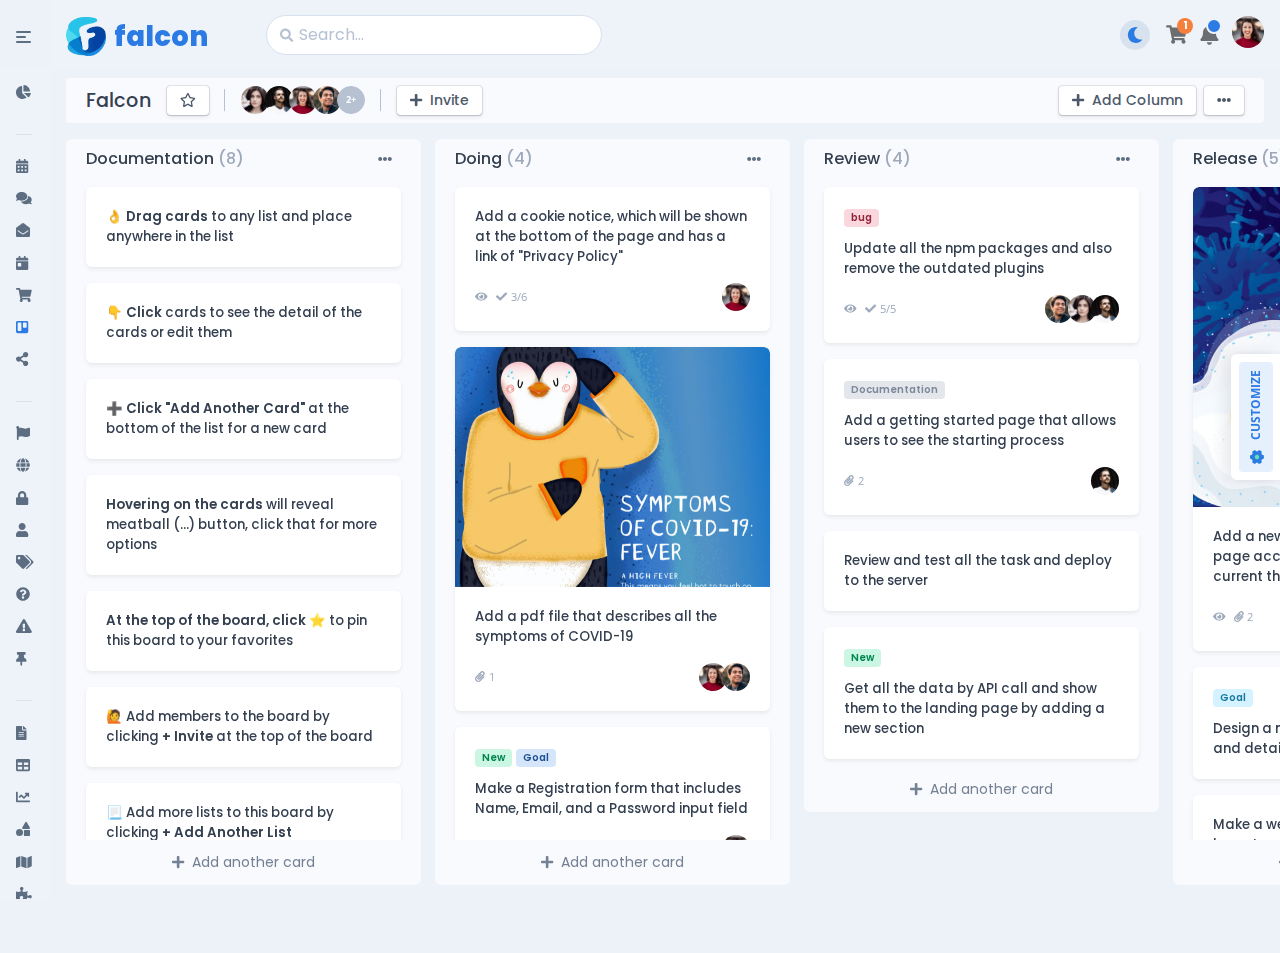
<file: public/app/kanban.html>
<!DOCTYPE html>
<html class="navbar-vertical-collapsed" lang="en-US" dir="ltr">

  <head>
    <meta charset="utf-8">
    <meta http-equiv="X-UA-Compatible" content="IE=edge">
    <meta name="viewport" content="width=device-width, initial-scale=1">


    <!-- ===============================================-->
    <!--    Document Title-->
    <!-- ===============================================-->
    <title>Falcon | Dashboard &amp; Web App Template</title>


    <!-- ===============================================-->
    <!--    Favicons-->
    <!-- ===============================================-->
    <link rel="apple-touch-icon" sizes="180x180" href="../assets/img/favicons/apple-touch-icon.png">
    <link rel="icon" type="image/png" sizes="32x32" href="../assets/img/favicons/favicon-32x32.png">
    <link rel="icon" type="image/png" sizes="16x16" href="../assets/img/favicons/favicon-16x16.png">
    <link rel="shortcut icon" type="image/x-icon" href="../assets/img/favicons/favicon.ico">
    <link rel="manifest" href="../assets/img/favicons/manifest.json">
    <meta name="msapplication-TileImage" content="../assets/img/favicons/mstile-150x150.png">
    <meta name="theme-color" content="#ffffff">
    <script src="../assets/js/config.js"></script>
    <script src="../vendors/overlayscrollbars/OverlayScrollbars.min.js"></script>


    <!-- ===============================================-->
    <!--    Stylesheets-->
    <!-- ===============================================-->
    <link href="../vendors/glightbox/glightbox.min.css" rel="stylesheet">
    <link rel="preconnect" href="https://fonts.gstatic.com">
    <link href="https://fonts.googleapis.com/css?family=Open+Sans:300,400,500,600,700%7cPoppins:300,400,500,600,700,800,900&amp;display=swap" rel="stylesheet">
    <link href="../vendors/overlayscrollbars/OverlayScrollbars.min.css" rel="stylesheet">
    <link href="../assets/css/theme-rtl.min.css" rel="stylesheet" id="style-rtl">
    <link href="../assets/css/theme.min.css" rel="stylesheet" id="style-default">
    <link href="../assets/css/user-rtl.min.css" rel="stylesheet" id="user-style-rtl">
    <link href="../assets/css/user.min.css" rel="stylesheet" id="user-style-default">
    <script>
      var isRTL = JSON.parse(localStorage.getItem('isRTL'));
      if (isRTL) {
        var linkDefault = document.getElementById('style-default');
        var userLinkDefault = document.getElementById('user-style-default');
        linkDefault.setAttribute('disabled', true);
        userLinkDefault.setAttribute('disabled', true);
        document.querySelector('html').setAttribute('dir', 'rtl');
      } else {
        var linkRTL = document.getElementById('style-rtl');
        var userLinkRTL = document.getElementById('user-style-rtl');
        linkRTL.setAttribute('disabled', true);
        userLinkRTL.setAttribute('disabled', true);
      }
    </script>
  </head>


  <body class="overflow-hidden">

    <!-- ===============================================-->
    <!--    Main Content-->
    <!-- ===============================================-->
    <main class="main" id="top">
      <div class="container-fluid" data-layout="container-fluid">
        <script>
          var isFluid = JSON.parse(localStorage.getItem('isFluid'));
          if (isFluid) {
            var container = document.querySelector('[data-layout]');
            container.classList.remove('container');
            container.classList.add('container-fluid');
          }
        </script>
        <nav class="navbar navbar-light navbar-vertical navbar-expand-xl">
          <script>
            var navbarStyle = localStorage.getItem("navbarStyle");
            if (navbarStyle && navbarStyle !== 'transparent') {
              document.querySelector('.navbar-vertical').classList.add(`navbar-${navbarStyle}`);
            }
          </script>
          <div class="d-flex align-items-center">
            <div class="toggle-icon-wrapper">

              <button class="btn navbar-toggler-humburger-icon navbar-vertical-toggle" data-bs-toggle="tooltip" data-bs-placement="left" title="Toggle Navigation"><span class="navbar-toggle-icon"><span class="toggle-line"></span></span></button>

            </div><a class="navbar-brand" href="../index.html">
              <div class="d-flex align-items-center py-3"><img class="me-2" src="../assets/img/icons/spot-illustrations/falcon.png" alt="" width="40" /><span class="font-sans-serif">falcon</span>
              </div>
            </a>
          </div>
          <div class="collapse navbar-collapse" id="navbarVerticalCollapse">
            <div class="navbar-vertical-content scrollbar">
              <ul class="navbar-nav flex-column mb-3" id="navbarVerticalNav">
                <li class="nav-item">
                  <!-- parent pages--><a class="nav-link dropdown-indicator" href="#dashboard" role="button" data-bs-toggle="collapse" aria-expanded="false" aria-controls="dashboard">
                    <div class="d-flex align-items-center"><span class="nav-link-icon"><span class="fas fa-chart-pie"></span></span><span class="nav-link-text ps-1">Dashboard</span>
                    </div>
                  </a>
                  <ul class="nav collapse false" id="dashboard">
                    <li class="nav-item"><a class="nav-link" href="../index.html">
                        <div class="d-flex align-items-center"><span class="nav-link-text ps-1">Default</span>
                        </div>
                      </a>
                      <!-- more inner pages-->
                    </li>
                    <li class="nav-item"><a class="nav-link" href="../dashboard/analytics.html">
                        <div class="d-flex align-items-center"><span class="nav-link-text ps-1">Analytics</span>
                        </div>
                      </a>
                      <!-- more inner pages-->
                    </li>
                    <li class="nav-item"><a class="nav-link" href="../dashboard/crm.html">
                        <div class="d-flex align-items-center"><span class="nav-link-text ps-1">CRM</span>
                        </div>
                      </a>
                      <!-- more inner pages-->
                    </li>
                    <li class="nav-item"><a class="nav-link" href="../dashboard/e-commerce.html">
                        <div class="d-flex align-items-center"><span class="nav-link-text ps-1">E commerce</span>
                        </div>
                      </a>
                      <!-- more inner pages-->
                    </li>
                    <li class="nav-item"><a class="nav-link" href="../dashboard/project-management.html">
                        <div class="d-flex align-items-center"><span class="nav-link-text ps-1">Management</span>
                        </div>
                      </a>
                      <!-- more inner pages-->
                    </li>
                    <li class="nav-item"><a class="nav-link" href="../dashboard/saas.html">
                        <div class="d-flex align-items-center"><span class="nav-link-text ps-1">SaaS</span>
                        </div>
                      </a>
                      <!-- more inner pages-->
                    </li>
                  </ul>
                </li>
                <li class="nav-item">
                  <!-- label-->
                  <div class="row navbar-vertical-label-wrapper mt-3 mb-2">
                    <div class="col-auto navbar-vertical-label">App
                    </div>
                    <div class="col ps-0">
                      <hr class="mb-0 navbar-vertical-divider" />
                    </div>
                  </div>
                  <!-- parent pages--><a class="nav-link" href="../app/calendar.html" role="button">
                    <div class="d-flex align-items-center"><span class="nav-link-icon"><span class="fas fa-calendar-alt"></span></span><span class="nav-link-text ps-1">Calendar</span>
                    </div>
                  </a>
                  <!-- parent pages--><a class="nav-link" href="../app/chat.html" role="button">
                    <div class="d-flex align-items-center"><span class="nav-link-icon"><span class="fas fa-comments"></span></span><span class="nav-link-text ps-1">Chat</span>
                    </div>
                  </a>
                  <!-- parent pages--><a class="nav-link dropdown-indicator" href="#email" role="button" data-bs-toggle="collapse" aria-expanded="false" aria-controls="email">
                    <div class="d-flex align-items-center"><span class="nav-link-icon"><span class="fas fa-envelope-open"></span></span><span class="nav-link-text ps-1">Email</span>
                    </div>
                  </a>
                  <ul class="nav collapse false" id="email">
                    <li class="nav-item"><a class="nav-link" href="../app/email/inbox.html">
                        <div class="d-flex align-items-center"><span class="nav-link-text ps-1">Inbox</span>
                        </div>
                      </a>
                      <!-- more inner pages-->
                    </li>
                    <li class="nav-item"><a class="nav-link" href="../app/email/email-detail.html">
                        <div class="d-flex align-items-center"><span class="nav-link-text ps-1">Email detail</span>
                        </div>
                      </a>
                      <!-- more inner pages-->
                    </li>
                    <li class="nav-item"><a class="nav-link" href="../app/email/compose.html">
                        <div class="d-flex align-items-center"><span class="nav-link-text ps-1">Compose</span>
                        </div>
                      </a>
                      <!-- more inner pages-->
                    </li>
                  </ul>
                  <!-- parent pages--><a class="nav-link dropdown-indicator" href="#events" role="button" data-bs-toggle="collapse" aria-expanded="false" aria-controls="events">
                    <div class="d-flex align-items-center"><span class="nav-link-icon"><span class="fas fa-calendar-day"></span></span><span class="nav-link-text ps-1">Events</span>
                    </div>
                  </a>
                  <ul class="nav collapse false" id="events">
                    <li class="nav-item"><a class="nav-link" href="../app/events/create-an-event.html">
                        <div class="d-flex align-items-center"><span class="nav-link-text ps-1">Create an event</span>
                        </div>
                      </a>
                      <!-- more inner pages-->
                    </li>
                    <li class="nav-item"><a class="nav-link" href="../app/events/event-detail.html">
                        <div class="d-flex align-items-center"><span class="nav-link-text ps-1">Event detail</span>
                        </div>
                      </a>
                      <!-- more inner pages-->
                    </li>
                    <li class="nav-item"><a class="nav-link" href="../app/events/event-list.html">
                        <div class="d-flex align-items-center"><span class="nav-link-text ps-1">Event list</span>
                        </div>
                      </a>
                      <!-- more inner pages-->
                    </li>
                  </ul>
                  <!-- parent pages--><a class="nav-link dropdown-indicator" href="#e-commerce" role="button" data-bs-toggle="collapse" aria-expanded="false" aria-controls="e-commerce">
                    <div class="d-flex align-items-center"><span class="nav-link-icon"><span class="fas fa-shopping-cart"></span></span><span class="nav-link-text ps-1">E commerce</span>
                    </div>
                  </a>
                  <ul class="nav collapse false" id="e-commerce">
                    <li class="nav-item"><a class="nav-link dropdown-indicator" href="#product" data-bs-toggle="collapse" aria-expanded="false" aria-controls="e-commerce">
                        <div class="d-flex align-items-center"><span class="nav-link-text ps-1">Product</span>
                        </div>
                      </a>
                      <!-- more inner pages-->
                      <ul class="nav collapse false" id="product">
                        <li class="nav-item"><a class="nav-link" href="../app/e-commerce/product/product-list.html">
                            <div class="d-flex align-items-center"><span class="nav-link-text ps-1">Product list</span>
                            </div>
                          </a>
                          <!-- more inner pages-->
                        </li>
                        <li class="nav-item"><a class="nav-link" href="../app/e-commerce/product/product-grid.html">
                            <div class="d-flex align-items-center"><span class="nav-link-text ps-1">Product grid</span>
                            </div>
                          </a>
                          <!-- more inner pages-->
                        </li>
                        <li class="nav-item"><a class="nav-link" href="../app/e-commerce/product/product-details.html">
                            <div class="d-flex align-items-center"><span class="nav-link-text ps-1">Product details</span>
                            </div>
                          </a>
                          <!-- more inner pages-->
                        </li>
                      </ul>
                    </li>
                    <li class="nav-item"><a class="nav-link dropdown-indicator" href="#orders" data-bs-toggle="collapse" aria-expanded="false" aria-controls="e-commerce">
                        <div class="d-flex align-items-center"><span class="nav-link-text ps-1">Orders</span>
                        </div>
                      </a>
                      <!-- more inner pages-->
                      <ul class="nav collapse false" id="orders">
                        <li class="nav-item"><a class="nav-link" href="../app/e-commerce/orders/order-list.html">
                            <div class="d-flex align-items-center"><span class="nav-link-text ps-1">Order list</span>
                            </div>
                          </a>
                          <!-- more inner pages-->
                        </li>
                        <li class="nav-item"><a class="nav-link" href="../app/e-commerce/orders/order-details.html">
                            <div class="d-flex align-items-center"><span class="nav-link-text ps-1">Order details</span>
                            </div>
                          </a>
                          <!-- more inner pages-->
                        </li>
                      </ul>
                    </li>
                    <li class="nav-item"><a class="nav-link" href="../app/e-commerce/customers.html">
                        <div class="d-flex align-items-center"><span class="nav-link-text ps-1">Customers</span>
                        </div>
                      </a>
                      <!-- more inner pages-->
                    </li>
                    <li class="nav-item"><a class="nav-link" href="../app/e-commerce/customer-details.html">
                        <div class="d-flex align-items-center"><span class="nav-link-text ps-1">Customer details</span>
                        </div>
                      </a>
                      <!-- more inner pages-->
                    </li>
                    <li class="nav-item"><a class="nav-link" href="../app/e-commerce/shopping-cart.html">
                        <div class="d-flex align-items-center"><span class="nav-link-text ps-1">Shopping cart</span>
                        </div>
                      </a>
                      <!-- more inner pages-->
                    </li>
                    <li class="nav-item"><a class="nav-link" href="../app/e-commerce/checkout.html">
                        <div class="d-flex align-items-center"><span class="nav-link-text ps-1">Checkout</span>
                        </div>
                      </a>
                      <!-- more inner pages-->
                    </li>
                    <li class="nav-item"><a class="nav-link" href="../app/e-commerce/billing.html">
                        <div class="d-flex align-items-center"><span class="nav-link-text ps-1">Billing</span>
                        </div>
                      </a>
                      <!-- more inner pages-->
                    </li>
                    <li class="nav-item"><a class="nav-link" href="../app/e-commerce/invoice.html">
                        <div class="d-flex align-items-center"><span class="nav-link-text ps-1">Invoice</span>
                        </div>
                      </a>
                      <!-- more inner pages-->
                    </li>
                  </ul>
                  <!-- parent pages--><a class="nav-link active" href="../app/kanban.html" role="button">
                    <div class="d-flex align-items-center"><span class="nav-link-icon"><span class="fab fa-trello"></span></span><span class="nav-link-text ps-1">Kanban</span>
                    </div>
                  </a>
                  <!-- parent pages--><a class="nav-link dropdown-indicator" href="#social" role="button" data-bs-toggle="collapse" aria-expanded="false" aria-controls="social">
                    <div class="d-flex align-items-center"><span class="nav-link-icon"><span class="fas fa-share-alt"></span></span><span class="nav-link-text ps-1">Social</span>
                    </div>
                  </a>
                  <ul class="nav collapse false" id="social">
                    <li class="nav-item"><a class="nav-link" href="../app/social/feed.html">
                        <div class="d-flex align-items-center"><span class="nav-link-text ps-1">Feed</span>
                        </div>
                      </a>
                      <!-- more inner pages-->
                    </li>
                    <li class="nav-item"><a class="nav-link" href="../app/social/activity-log.html">
                        <div class="d-flex align-items-center"><span class="nav-link-text ps-1">Activity log</span>
                        </div>
                      </a>
                      <!-- more inner pages-->
                    </li>
                    <li class="nav-item"><a class="nav-link" href="../app/social/notifications.html">
                        <div class="d-flex align-items-center"><span class="nav-link-text ps-1">Notifications</span>
                        </div>
                      </a>
                      <!-- more inner pages-->
                    </li>
                    <li class="nav-item"><a class="nav-link" href="../app/social/followers.html">
                        <div class="d-flex align-items-center"><span class="nav-link-text ps-1">Followers</span>
                        </div>
                      </a>
                      <!-- more inner pages-->
                    </li>
                  </ul>
                </li>
                <li class="nav-item">
                  <!-- label-->
                  <div class="row navbar-vertical-label-wrapper mt-3 mb-2">
                    <div class="col-auto navbar-vertical-label">Pages
                    </div>
                    <div class="col ps-0">
                      <hr class="mb-0 navbar-vertical-divider" />
                    </div>
                  </div>
                  <!-- parent pages--><a class="nav-link" href="../pages/starter.html" role="button">
                    <div class="d-flex align-items-center"><span class="nav-link-icon"><span class="fas fa-flag"></span></span><span class="nav-link-text ps-1">Starter</span>
                    </div>
                  </a>
                  <!-- parent pages--><a class="nav-link" href="../pages/landing.html" role="button">
                    <div class="d-flex align-items-center"><span class="nav-link-icon"><span class="fas fa-globe"></span></span><span class="nav-link-text ps-1">Landing</span>
                    </div>
                  </a>
                  <!-- parent pages--><a class="nav-link dropdown-indicator" href="#authentication" role="button" data-bs-toggle="collapse" aria-expanded="false" aria-controls="authentication">
                    <div class="d-flex align-items-center"><span class="nav-link-icon"><span class="fas fa-lock"></span></span><span class="nav-link-text ps-1">Authentication</span>
                    </div>
                  </a>
                  <ul class="nav collapse false" id="authentication">
                    <li class="nav-item"><a class="nav-link dropdown-indicator" href="#simple" data-bs-toggle="collapse" aria-expanded="false" aria-controls="authentication">
                        <div class="d-flex align-items-center"><span class="nav-link-text ps-1">Simple</span>
                        </div>
                      </a>
                      <!-- more inner pages-->
                      <ul class="nav collapse false" id="simple">
                        <li class="nav-item"><a class="nav-link" href="../pages/authentication/simple/login.html">
                            <div class="d-flex align-items-center"><span class="nav-link-text ps-1">Login</span>
                            </div>
                          </a>
                          <!-- more inner pages-->
                        </li>
                        <li class="nav-item"><a class="nav-link" href="../pages/authentication/simple/logout.html">
                            <div class="d-flex align-items-center"><span class="nav-link-text ps-1">Logout</span>
                            </div>
                          </a>
                          <!-- more inner pages-->
                        </li>
                        <li class="nav-item"><a class="nav-link" href="../pages/authentication/simple/register.html">
                            <div class="d-flex align-items-center"><span class="nav-link-text ps-1">Register</span>
                            </div>
                          </a>
                          <!-- more inner pages-->
                        </li>
                        <li class="nav-item"><a class="nav-link" href="../pages/authentication/simple/forgot-password.html">
                            <div class="d-flex align-items-center"><span class="nav-link-text ps-1">Forgot password</span>
                            </div>
                          </a>
                          <!-- more inner pages-->
                        </li>
                        <li class="nav-item"><a class="nav-link" href="../pages/authentication/simple/confirm-mail.html">
                            <div class="d-flex align-items-center"><span class="nav-link-text ps-1">Confirm mail</span>
                            </div>
                          </a>
                          <!-- more inner pages-->
                        </li>
                        <li class="nav-item"><a class="nav-link" href="../pages/authentication/simple/reset-password.html">
                            <div class="d-flex align-items-center"><span class="nav-link-text ps-1">Reset password</span>
                            </div>
                          </a>
                          <!-- more inner pages-->
                        </li>
                        <li class="nav-item"><a class="nav-link" href="../pages/authentication/simple/lock-screen.html">
                            <div class="d-flex align-items-center"><span class="nav-link-text ps-1">Lock screen</span>
                            </div>
                          </a>
                          <!-- more inner pages-->
                        </li>
                      </ul>
                    </li>
                    <li class="nav-item"><a class="nav-link dropdown-indicator" href="#card" data-bs-toggle="collapse" aria-expanded="false" aria-controls="authentication">
                        <div class="d-flex align-items-center"><span class="nav-link-text ps-1">Card</span>
                        </div>
                      </a>
                      <!-- more inner pages-->
                      <ul class="nav collapse false" id="card">
                        <li class="nav-item"><a class="nav-link" href="../pages/authentication/card/login.html">
                            <div class="d-flex align-items-center"><span class="nav-link-text ps-1">Login</span>
                            </div>
                          </a>
                          <!-- more inner pages-->
                        </li>
                        <li class="nav-item"><a class="nav-link" href="../pages/authentication/card/logout.html">
                            <div class="d-flex align-items-center"><span class="nav-link-text ps-1">Logout</span>
                            </div>
                          </a>
                          <!-- more inner pages-->
                        </li>
                        <li class="nav-item"><a class="nav-link" href="../pages/authentication/card/register.html">
                            <div class="d-flex align-items-center"><span class="nav-link-text ps-1">Register</span>
                            </div>
                          </a>
                          <!-- more inner pages-->
                        </li>
                        <li class="nav-item"><a class="nav-link" href="../pages/authentication/card/forgot-password.html">
                            <div class="d-flex align-items-center"><span class="nav-link-text ps-1">Forgot password</span>
                            </div>
                          </a>
                          <!-- more inner pages-->
                        </li>
                        <li class="nav-item"><a class="nav-link" href="../pages/authentication/card/confirm-mail.html">
                            <div class="d-flex align-items-center"><span class="nav-link-text ps-1">Confirm mail</span>
                            </div>
                          </a>
                          <!-- more inner pages-->
                        </li>
                        <li class="nav-item"><a class="nav-link" href="../pages/authentication/card/reset-password.html">
                            <div class="d-flex align-items-center"><span class="nav-link-text ps-1">Reset password</span>
                            </div>
                          </a>
                          <!-- more inner pages-->
                        </li>
                        <li class="nav-item"><a class="nav-link" href="../pages/authentication/card/lock-screen.html">
                            <div class="d-flex align-items-center"><span class="nav-link-text ps-1">Lock screen</span>
                            </div>
                          </a>
                          <!-- more inner pages-->
                        </li>
                      </ul>
                    </li>
                    <li class="nav-item"><a class="nav-link dropdown-indicator" href="#split" data-bs-toggle="collapse" aria-expanded="false" aria-controls="authentication">
                        <div class="d-flex align-items-center"><span class="nav-link-text ps-1">Split</span>
                        </div>
                      </a>
                      <!-- more inner pages-->
                      <ul class="nav collapse false" id="split">
                        <li class="nav-item"><a class="nav-link" href="../pages/authentication/split/login.html">
                            <div class="d-flex align-items-center"><span class="nav-link-text ps-1">Login</span>
                            </div>
                          </a>
                          <!-- more inner pages-->
                        </li>
                        <li class="nav-item"><a class="nav-link" href="../pages/authentication/split/logout.html">
                            <div class="d-flex align-items-center"><span class="nav-link-text ps-1">Logout</span>
                            </div>
                          </a>
                          <!-- more inner pages-->
                        </li>
                        <li class="nav-item"><a class="nav-link" href="../pages/authentication/split/register.html">
                            <div class="d-flex align-items-center"><span class="nav-link-text ps-1">Register</span>
                            </div>
                          </a>
                          <!-- more inner pages-->
                        </li>
                        <li class="nav-item"><a class="nav-link" href="../pages/authentication/split/forgot-password.html">
                            <div class="d-flex align-items-center"><span class="nav-link-text ps-1">Forgot password</span>
                            </div>
                          </a>
                          <!-- more inner pages-->
                        </li>
                        <li class="nav-item"><a class="nav-link" href="../pages/authentication/split/confirm-mail.html">
                            <div class="d-flex align-items-center"><span class="nav-link-text ps-1">Confirm mail</span>
                            </div>
                          </a>
                          <!-- more inner pages-->
                        </li>
                        <li class="nav-item"><a class="nav-link" href="../pages/authentication/split/reset-password.html">
                            <div class="d-flex align-items-center"><span class="nav-link-text ps-1">Reset password</span>
                            </div>
                          </a>
                          <!-- more inner pages-->
                        </li>
                        <li class="nav-item"><a class="nav-link" href="../pages/authentication/split/lock-screen.html">
                            <div class="d-flex align-items-center"><span class="nav-link-text ps-1">Lock screen</span>
                            </div>
                          </a>
                          <!-- more inner pages-->
                        </li>
                      </ul>
                    </li>
                    <li class="nav-item"><a class="nav-link" href="../pages/authentication/wizard.html">
                        <div class="d-flex align-items-center"><span class="nav-link-text ps-1">Wizard</span>
                        </div>
                      </a>
                      <!-- more inner pages-->
                    </li>
                    <li class="nav-item"><a class="nav-link" href="../#authentication-modal" data-bs-toggle="modal">
                        <div class="d-flex align-items-center"><span class="nav-link-text ps-1">Modal</span>
                        </div>
                      </a>
                      <!-- more inner pages-->
                    </li>
                  </ul>
                  <!-- parent pages--><a class="nav-link dropdown-indicator" href="#user" role="button" data-bs-toggle="collapse" aria-expanded="false" aria-controls="user">
                    <div class="d-flex align-items-center"><span class="nav-link-icon"><span class="fas fa-user"></span></span><span class="nav-link-text ps-1">User</span>
                    </div>
                  </a>
                  <ul class="nav collapse false" id="user">
                    <li class="nav-item"><a class="nav-link" href="../pages/user/profile.html">
                        <div class="d-flex align-items-center"><span class="nav-link-text ps-1">Profile</span>
                        </div>
                      </a>
                      <!-- more inner pages-->
                    </li>
                    <li class="nav-item"><a class="nav-link" href="../pages/user/settings.html">
                        <div class="d-flex align-items-center"><span class="nav-link-text ps-1">Settings</span>
                        </div>
                      </a>
                      <!-- more inner pages-->
                    </li>
                  </ul>
                  <!-- parent pages--><a class="nav-link dropdown-indicator" href="#pricing" role="button" data-bs-toggle="collapse" aria-expanded="false" aria-controls="pricing">
                    <div class="d-flex align-items-center"><span class="nav-link-icon"><span class="fas fa-tags"></span></span><span class="nav-link-text ps-1">Pricing</span>
                    </div>
                  </a>
                  <ul class="nav collapse false" id="pricing">
                    <li class="nav-item"><a class="nav-link" href="../pages/pricing/pricing-default.html">
                        <div class="d-flex align-items-center"><span class="nav-link-text ps-1">Pricing default</span>
                        </div>
                      </a>
                      <!-- more inner pages-->
                    </li>
                    <li class="nav-item"><a class="nav-link" href="../pages/pricing/pricing-alt.html">
                        <div class="d-flex align-items-center"><span class="nav-link-text ps-1">Pricing alt</span>
                        </div>
                      </a>
                      <!-- more inner pages-->
                    </li>
                  </ul>
                  <!-- parent pages--><a class="nav-link dropdown-indicator" href="#faq" role="button" data-bs-toggle="collapse" aria-expanded="false" aria-controls="faq">
                    <div class="d-flex align-items-center"><span class="nav-link-icon"><span class="fas fa-question-circle"></span></span><span class="nav-link-text ps-1">Faq</span>
                    </div>
                  </a>
                  <ul class="nav collapse false" id="faq">
                    <li class="nav-item"><a class="nav-link" href="../pages/faq/faq-basic.html">
                        <div class="d-flex align-items-center"><span class="nav-link-text ps-1">Faq basic</span>
                        </div>
                      </a>
                      <!-- more inner pages-->
                    </li>
                    <li class="nav-item"><a class="nav-link" href="../pages/faq/faq-alt.html">
                        <div class="d-flex align-items-center"><span class="nav-link-text ps-1">Faq alt</span>
                        </div>
                      </a>
                      <!-- more inner pages-->
                    </li>
                    <li class="nav-item"><a class="nav-link" href="../pages/faq/faq-accordion.html">
                        <div class="d-flex align-items-center"><span class="nav-link-text ps-1">Faq accordion</span>
                        </div>
                      </a>
                      <!-- more inner pages-->
                    </li>
                  </ul>
                  <!-- parent pages--><a class="nav-link dropdown-indicator" href="#errors" role="button" data-bs-toggle="collapse" aria-expanded="false" aria-controls="errors">
                    <div class="d-flex align-items-center"><span class="nav-link-icon"><span class="fas fa-exclamation-triangle"></span></span><span class="nav-link-text ps-1">Errors</span>
                    </div>
                  </a>
                  <ul class="nav collapse false" id="errors">
                    <li class="nav-item"><a class="nav-link" href="../pages/errors/404.html">
                        <div class="d-flex align-items-center"><span class="nav-link-text ps-1">404</span>
                        </div>
                      </a>
                      <!-- more inner pages-->
                    </li>
                    <li class="nav-item"><a class="nav-link" href="../pages/errors/500.html">
                        <div class="d-flex align-items-center"><span class="nav-link-text ps-1">500</span>
                        </div>
                      </a>
                      <!-- more inner pages-->
                    </li>
                  </ul>
                  <!-- parent pages--><a class="nav-link dropdown-indicator" href="#miscellaneous" role="button" data-bs-toggle="collapse" aria-expanded="false" aria-controls="miscellaneous">
                    <div class="d-flex align-items-center"><span class="nav-link-icon"><span class="fas fa-thumbtack"></span></span><span class="nav-link-text ps-1">Miscellaneous</span>
                    </div>
                  </a>
                  <ul class="nav collapse false" id="miscellaneous">
                    <li class="nav-item"><a class="nav-link" href="../pages/miscellaneous/associations.html">
                        <div class="d-flex align-items-center"><span class="nav-link-text ps-1">Associations</span>
                        </div>
                      </a>
                      <!-- more inner pages-->
                    </li>
                    <li class="nav-item"><a class="nav-link" href="../pages/miscellaneous/invite-people.html">
                        <div class="d-flex align-items-center"><span class="nav-link-text ps-1">Invite people</span>
                        </div>
                      </a>
                      <!-- more inner pages-->
                    </li>
                    <li class="nav-item"><a class="nav-link" href="../pages/miscellaneous/privacy-policy.html">
                        <div class="d-flex align-items-center"><span class="nav-link-text ps-1">Privacy policy</span>
                        </div>
                      </a>
                      <!-- more inner pages-->
                    </li>
                  </ul>
                </li>
                <li class="nav-item">
                  <!-- label-->
                  <div class="row navbar-vertical-label-wrapper mt-3 mb-2">
                    <div class="col-auto navbar-vertical-label">Modules
                    </div>
                    <div class="col ps-0">
                      <hr class="mb-0 navbar-vertical-divider" />
                    </div>
                  </div>
                  <!-- parent pages--><a class="nav-link dropdown-indicator" href="#forms" role="button" data-bs-toggle="collapse" aria-expanded="false" aria-controls="forms">
                    <div class="d-flex align-items-center"><span class="nav-link-icon"><span class="fas fa-file-alt"></span></span><span class="nav-link-text ps-1">Forms</span>
                    </div>
                  </a>
                  <ul class="nav collapse false" id="forms">
                    <li class="nav-item"><a class="nav-link dropdown-indicator" href="#basic" data-bs-toggle="collapse" aria-expanded="false" aria-controls="forms">
                        <div class="d-flex align-items-center"><span class="nav-link-text ps-1">Basic</span>
                        </div>
                      </a>
                      <!-- more inner pages-->
                      <ul class="nav collapse false" id="basic">
                        <li class="nav-item"><a class="nav-link" href="../modules/forms/basic/form-control.html">
                            <div class="d-flex align-items-center"><span class="nav-link-text ps-1">Form control</span>
                            </div>
                          </a>
                          <!-- more inner pages-->
                        </li>
                        <li class="nav-item"><a class="nav-link" href="../modules/forms/basic/input-group.html">
                            <div class="d-flex align-items-center"><span class="nav-link-text ps-1">Input group</span>
                            </div>
                          </a>
                          <!-- more inner pages-->
                        </li>
                        <li class="nav-item"><a class="nav-link" href="../modules/forms/basic/select.html">
                            <div class="d-flex align-items-center"><span class="nav-link-text ps-1">Select</span>
                            </div>
                          </a>
                          <!-- more inner pages-->
                        </li>
                        <li class="nav-item"><a class="nav-link" href="../modules/forms/basic/checks.html">
                            <div class="d-flex align-items-center"><span class="nav-link-text ps-1">Checks</span>
                            </div>
                          </a>
                          <!-- more inner pages-->
                        </li>
                        <li class="nav-item"><a class="nav-link" href="../modules/forms/basic/range.html">
                            <div class="d-flex align-items-center"><span class="nav-link-text ps-1">Range</span>
                            </div>
                          </a>
                          <!-- more inner pages-->
                        </li>
                        <li class="nav-item"><a class="nav-link" href="../modules/forms/basic/layout.html">
                            <div class="d-flex align-items-center"><span class="nav-link-text ps-1">Layout</span>
                            </div>
                          </a>
                          <!-- more inner pages-->
                        </li>
                      </ul>
                    </li>
                    <li class="nav-item"><a class="nav-link dropdown-indicator" href="#advance" data-bs-toggle="collapse" aria-expanded="false" aria-controls="forms">
                        <div class="d-flex align-items-center"><span class="nav-link-text ps-1">Advance</span>
                        </div>
                      </a>
                      <!-- more inner pages-->
                      <ul class="nav collapse false" id="advance">
                        <li class="nav-item"><a class="nav-link" href="../modules/forms/advance/advance-select.html">
                            <div class="d-flex align-items-center"><span class="nav-link-text ps-1">Advance select</span>
                            </div>
                          </a>
                          <!-- more inner pages-->
                        </li>
                        <li class="nav-item"><a class="nav-link" href="../modules/forms/advance/date-picker.html">
                            <div class="d-flex align-items-center"><span class="nav-link-text ps-1">Date picker</span>
                            </div>
                          </a>
                          <!-- more inner pages-->
                        </li>
                        <li class="nav-item"><a class="nav-link" href="../modules/forms/advance/editor.html">
                            <div class="d-flex align-items-center"><span class="nav-link-text ps-1">Editor</span>
                            </div>
                          </a>
                          <!-- more inner pages-->
                        </li>
                        <li class="nav-item"><a class="nav-link" href="../modules/forms/advance/emoji-button.html">
                            <div class="d-flex align-items-center"><span class="nav-link-text ps-1">Emoji button</span>
                            </div>
                          </a>
                          <!-- more inner pages-->
                        </li>
                        <li class="nav-item"><a class="nav-link" href="../modules/forms/advance/file-uploader.html">
                            <div class="d-flex align-items-center"><span class="nav-link-text ps-1">File uploader</span>
                            </div>
                          </a>
                          <!-- more inner pages-->
                        </li>
                        <li class="nav-item"><a class="nav-link" href="../modules/forms/advance/rating.html">
                            <div class="d-flex align-items-center"><span class="nav-link-text ps-1">Rating</span>
                            </div>
                          </a>
                          <!-- more inner pages-->
                        </li>
                      </ul>
                    </li>
                    <li class="nav-item"><a class="nav-link" href="../modules/forms/floating-labels.html">
                        <div class="d-flex align-items-center"><span class="nav-link-text ps-1">Floating labels</span>
                        </div>
                      </a>
                      <!-- more inner pages-->
                    </li>
                    <li class="nav-item"><a class="nav-link" href="../modules/forms/wizard.html">
                        <div class="d-flex align-items-center"><span class="nav-link-text ps-1">Wizard</span>
                        </div>
                      </a>
                      <!-- more inner pages-->
                    </li>
                    <li class="nav-item"><a class="nav-link" href="../modules/forms/validation.html">
                        <div class="d-flex align-items-center"><span class="nav-link-text ps-1">Validation</span>
                        </div>
                      </a>
                      <!-- more inner pages-->
                    </li>
                  </ul>
                  <!-- parent pages--><a class="nav-link dropdown-indicator" href="#tables" role="button" data-bs-toggle="collapse" aria-expanded="false" aria-controls="tables">
                    <div class="d-flex align-items-center"><span class="nav-link-icon"><span class="fas fa-table"></span></span><span class="nav-link-text ps-1">Tables</span>
                    </div>
                  </a>
                  <ul class="nav collapse false" id="tables">
                    <li class="nav-item"><a class="nav-link" href="../modules/tables/basic-tables.html">
                        <div class="d-flex align-items-center"><span class="nav-link-text ps-1">Basic tables</span>
                        </div>
                      </a>
                      <!-- more inner pages-->
                    </li>
                    <li class="nav-item"><a class="nav-link" href="../modules/tables/advance-tables.html">
                        <div class="d-flex align-items-center"><span class="nav-link-text ps-1">Advance tables</span>
                        </div>
                      </a>
                      <!-- more inner pages-->
                    </li>
                    <li class="nav-item"><a class="nav-link" href="../modules/tables/bulk-select.html">
                        <div class="d-flex align-items-center"><span class="nav-link-text ps-1">Bulk select</span>
                        </div>
                      </a>
                      <!-- more inner pages-->
                    </li>
                  </ul>
                  <!-- parent pages--><a class="nav-link dropdown-indicator" href="#charts" role="button" data-bs-toggle="collapse" aria-expanded="false" aria-controls="charts">
                    <div class="d-flex align-items-center"><span class="nav-link-icon"><span class="fas fa-chart-line"></span></span><span class="nav-link-text ps-1">Charts</span>
                    </div>
                  </a>
                  <ul class="nav collapse false" id="charts">
                    <li class="nav-item"><a class="nav-link" href="../modules/charts/chartjs.html">
                        <div class="d-flex align-items-center"><span class="nav-link-text ps-1">Chartjs</span>
                        </div>
                      </a>
                      <!-- more inner pages-->
                    </li>
                    <li class="nav-item"><a class="nav-link dropdown-indicator" href="#eCharts" data-bs-toggle="collapse" aria-expanded="false" aria-controls="charts">
                        <div class="d-flex align-items-center"><span class="nav-link-text ps-1">ECharts</span>
                        </div>
                      </a>
                      <!-- more inner pages-->
                      <ul class="nav collapse false" id="eCharts">
                        <li class="nav-item"><a class="nav-link" href="../modules/charts/echarts/line-charts.html">
                            <div class="d-flex align-items-center"><span class="nav-link-text ps-1">Line charts</span>
                            </div>
                          </a>
                          <!-- more inner pages-->
                        </li>
                        <li class="nav-item"><a class="nav-link" href="../modules/charts/echarts/bar-charts.html">
                            <div class="d-flex align-items-center"><span class="nav-link-text ps-1">Bar charts</span>
                            </div>
                          </a>
                          <!-- more inner pages-->
                        </li>
                        <li class="nav-item"><a class="nav-link" href="../modules/charts/echarts/candlestick-charts.html">
                            <div class="d-flex align-items-center"><span class="nav-link-text ps-1">Candlestick charts</span>
                            </div>
                          </a>
                          <!-- more inner pages-->
                        </li>
                        <li class="nav-item"><a class="nav-link" href="../modules/charts/echarts/geo-map.html">
                            <div class="d-flex align-items-center"><span class="nav-link-text ps-1">Geo map</span>
                            </div>
                          </a>
                          <!-- more inner pages-->
                        </li>
                        <li class="nav-item"><a class="nav-link" href="../modules/charts/echarts/scatter-charts.html">
                            <div class="d-flex align-items-center"><span class="nav-link-text ps-1">Scatter charts</span>
                            </div>
                          </a>
                          <!-- more inner pages-->
                        </li>
                        <li class="nav-item"><a class="nav-link" href="../modules/charts/echarts/pie-charts.html">
                            <div class="d-flex align-items-center"><span class="nav-link-text ps-1">Pie charts</span>
                            </div>
                          </a>
                          <!-- more inner pages-->
                        </li>
                        <li class="nav-item"><a class="nav-link" href="../modules/charts/echarts/radar-charts.html">
                            <div class="d-flex align-items-center"><span class="nav-link-text ps-1">Radar charts</span>
                            </div>
                          </a>
                          <!-- more inner pages-->
                        </li>
                        <li class="nav-item"><a class="nav-link" href="../modules/charts/echarts/heatmap-charts.html">
                            <div class="d-flex align-items-center"><span class="nav-link-text ps-1">Heatmap charts</span>
                            </div>
                          </a>
                          <!-- more inner pages-->
                        </li>
                        <li class="nav-item"><a class="nav-link" href="../modules/charts/echarts/how-to-use.html">
                            <div class="d-flex align-items-center"><span class="nav-link-text ps-1">How to use</span>
                            </div>
                          </a>
                          <!-- more inner pages-->
                        </li>
                      </ul>
                    </li>
                  </ul>
                  <!-- parent pages--><a class="nav-link dropdown-indicator" href="#icons" role="button" data-bs-toggle="collapse" aria-expanded="false" aria-controls="icons">
                    <div class="d-flex align-items-center"><span class="nav-link-icon"><span class="fas fa-shapes"></span></span><span class="nav-link-text ps-1">Icons</span>
                    </div>
                  </a>
                  <ul class="nav collapse false" id="icons">
                    <li class="nav-item"><a class="nav-link" href="../modules/icons/font-awesome.html">
                        <div class="d-flex align-items-center"><span class="nav-link-text ps-1">Font awesome</span>
                        </div>
                      </a>
                      <!-- more inner pages-->
                    </li>
                    <li class="nav-item"><a class="nav-link" href="../modules/icons/bootstrap-icons.html">
                        <div class="d-flex align-items-center"><span class="nav-link-text ps-1">Bootstrap icons</span>
                        </div>
                      </a>
                      <!-- more inner pages-->
                    </li>
                    <li class="nav-item"><a class="nav-link" href="../modules/icons/feather.html">
                        <div class="d-flex align-items-center"><span class="nav-link-text ps-1">Feather</span>
                        </div>
                      </a>
                      <!-- more inner pages-->
                    </li>
                    <li class="nav-item"><a class="nav-link" href="../modules/icons/material-icons.html">
                        <div class="d-flex align-items-center"><span class="nav-link-text ps-1">Material icons</span>
                        </div>
                      </a>
                      <!-- more inner pages-->
                    </li>
                  </ul>
                  <!-- parent pages--><a class="nav-link dropdown-indicator" href="#maps" role="button" data-bs-toggle="collapse" aria-expanded="false" aria-controls="maps">
                    <div class="d-flex align-items-center"><span class="nav-link-icon"><span class="fas fa-map"></span></span><span class="nav-link-text ps-1">Maps</span>
                    </div>
                  </a>
                  <ul class="nav collapse false" id="maps">
                    <li class="nav-item"><a class="nav-link" href="../modules/maps/google-map.html">
                        <div class="d-flex align-items-center"><span class="nav-link-text ps-1">Google map</span>
                        </div>
                      </a>
                      <!-- more inner pages-->
                    </li>
                    <li class="nav-item"><a class="nav-link" href="../modules/maps/leaflet-map.html">
                        <div class="d-flex align-items-center"><span class="nav-link-text ps-1">Leaflet map</span>
                        </div>
                      </a>
                      <!-- more inner pages-->
                    </li>
                  </ul>
                  <!-- parent pages--><a class="nav-link dropdown-indicator" href="#components" role="button" data-bs-toggle="collapse" aria-expanded="false" aria-controls="components">
                    <div class="d-flex align-items-center"><span class="nav-link-icon"><span class="fas fa-puzzle-piece"></span></span><span class="nav-link-text ps-1">Components</span>
                    </div>
                  </a>
                  <ul class="nav collapse false" id="components">
                    <li class="nav-item"><a class="nav-link" href="../modules/components/accordion.html">
                        <div class="d-flex align-items-center"><span class="nav-link-text ps-1">Accordion</span>
                        </div>
                      </a>
                      <!-- more inner pages-->
                    </li>
                    <li class="nav-item"><a class="nav-link" href="../modules/components/alerts.html">
                        <div class="d-flex align-items-center"><span class="nav-link-text ps-1">Alerts</span>
                        </div>
                      </a>
                      <!-- more inner pages-->
                    </li>
                    <li class="nav-item"><a class="nav-link" href="../modules/components/anchor.html">
                        <div class="d-flex align-items-center"><span class="nav-link-text ps-1">Anchor</span>
                        </div>
                      </a>
                      <!-- more inner pages-->
                    </li>
                    <li class="nav-item"><a class="nav-link" href="../modules/components/animated-icons.html">
                        <div class="d-flex align-items-center"><span class="nav-link-text ps-1">Animated icons</span>
                        </div>
                      </a>
                      <!-- more inner pages-->
                    </li>
                    <li class="nav-item"><a class="nav-link" href="../modules/components/background.html">
                        <div class="d-flex align-items-center"><span class="nav-link-text ps-1">Background</span>
                        </div>
                      </a>
                      <!-- more inner pages-->
                    </li>
                    <li class="nav-item"><a class="nav-link" href="../modules/components/badges.html">
                        <div class="d-flex align-items-center"><span class="nav-link-text ps-1">Badges</span>
                        </div>
                      </a>
                      <!-- more inner pages-->
                    </li>
                    <li class="nav-item"><a class="nav-link" href="../modules/components/breadcrumbs.html">
                        <div class="d-flex align-items-center"><span class="nav-link-text ps-1">Breadcrumbs</span>
                        </div>
                      </a>
                      <!-- more inner pages-->
                    </li>
                    <li class="nav-item"><a class="nav-link" href="../modules/components/buttons.html">
                        <div class="d-flex align-items-center"><span class="nav-link-text ps-1">Buttons</span>
                        </div>
                      </a>
                      <!-- more inner pages-->
                    </li>
                    <li class="nav-item"><a class="nav-link" href="../modules/components/calendar.html">
                        <div class="d-flex align-items-center"><span class="nav-link-text ps-1">Calendar</span>
                        </div>
                      </a>
                      <!-- more inner pages-->
                    </li>
                    <li class="nav-item"><a class="nav-link" href="../modules/components/cards.html">
                        <div class="d-flex align-items-center"><span class="nav-link-text ps-1">Cards</span>
                        </div>
                      </a>
                      <!-- more inner pages-->
                    </li>
                    <li class="nav-item"><a class="nav-link dropdown-indicator" href="#carousel" data-bs-toggle="collapse" aria-expanded="false" aria-controls="components">
                        <div class="d-flex align-items-center"><span class="nav-link-text ps-1">Carousel</span>
                        </div>
                      </a>
                      <!-- more inner pages-->
                      <ul class="nav collapse false" id="carousel">
                        <li class="nav-item"><a class="nav-link" href="../modules/components/carousel/bootstrap.html">
                            <div class="d-flex align-items-center"><span class="nav-link-text ps-1">Bootstrap</span>
                            </div>
                          </a>
                          <!-- more inner pages-->
                        </li>
                        <li class="nav-item"><a class="nav-link" href="../modules/components/carousel/swiper.html">
                            <div class="d-flex align-items-center"><span class="nav-link-text ps-1">Swiper</span>
                            </div>
                          </a>
                          <!-- more inner pages-->
                        </li>
                      </ul>
                    </li>
                    <li class="nav-item"><a class="nav-link" href="../modules/components/collapse.html">
                        <div class="d-flex align-items-center"><span class="nav-link-text ps-1">Collapse</span>
                        </div>
                      </a>
                      <!-- more inner pages-->
                    </li>
                    <li class="nav-item"><a class="nav-link" href="../modules/components/cookie-notice.html">
                        <div class="d-flex align-items-center"><span class="nav-link-text ps-1">Cookie notice</span>
                        </div>
                      </a>
                      <!-- more inner pages-->
                    </li>
                    <li class="nav-item"><a class="nav-link" href="../modules/components/countup.html">
                        <div class="d-flex align-items-center"><span class="nav-link-text ps-1">Countup</span>
                        </div>
                      </a>
                      <!-- more inner pages-->
                    </li>
                    <li class="nav-item"><a class="nav-link" href="../modules/components/draggable.html">
                        <div class="d-flex align-items-center"><span class="nav-link-text ps-1">Draggable</span>
                        </div>
                      </a>
                      <!-- more inner pages-->
                    </li>
                    <li class="nav-item"><a class="nav-link" href="../modules/components/dropdowns.html">
                        <div class="d-flex align-items-center"><span class="nav-link-text ps-1">Dropdowns</span>
                        </div>
                      </a>
                      <!-- more inner pages-->
                    </li>
                    <li class="nav-item"><a class="nav-link" href="../modules/components/list-group.html">
                        <div class="d-flex align-items-center"><span class="nav-link-text ps-1">List group</span>
                        </div>
                      </a>
                      <!-- more inner pages-->
                    </li>
                    <li class="nav-item"><a class="nav-link" href="../modules/components/modals.html">
                        <div class="d-flex align-items-center"><span class="nav-link-text ps-1">Modals</span>
                        </div>
                      </a>
                      <!-- more inner pages-->
                    </li>
                    <li class="nav-item"><a class="nav-link dropdown-indicator" href="#navs-_and_-Tabs" data-bs-toggle="collapse" aria-expanded="false" aria-controls="components">
                        <div class="d-flex align-items-center"><span class="nav-link-text ps-1">Navs &amp; Tabs</span>
                        </div>
                      </a>
                      <!-- more inner pages-->
                      <ul class="nav collapse false" id="navs-_and_-Tabs">
                        <li class="nav-item"><a class="nav-link" href="../modules/components/navs-and-tabs/navs.html">
                            <div class="d-flex align-items-center"><span class="nav-link-text ps-1">Navs</span>
                            </div>
                          </a>
                          <!-- more inner pages-->
                        </li>
                        <li class="nav-item"><a class="nav-link" href="../modules/components/navs-and-tabs/navbar.html">
                            <div class="d-flex align-items-center"><span class="nav-link-text ps-1">Navbar</span>
                            </div>
                          </a>
                          <!-- more inner pages-->
                        </li>
                        <li class="nav-item"><a class="nav-link" href="../modules/components/navs-and-tabs/vertical-navbar.html">
                            <div class="d-flex align-items-center"><span class="nav-link-text ps-1">Vertical navbar</span>
                            </div>
                          </a>
                          <!-- more inner pages-->
                        </li>
                        <li class="nav-item"><a class="nav-link" href="../modules/components/navs-and-tabs/top-navbar.html">
                            <div class="d-flex align-items-center"><span class="nav-link-text ps-1">Top navbar</span>
                            </div>
                          </a>
                          <!-- more inner pages-->
                        </li>
                        <li class="nav-item"><a class="nav-link" href="../modules/components/navs-and-tabs/combo-navbar.html">
                            <div class="d-flex align-items-center"><span class="nav-link-text ps-1">Combo navbar</span>
                            </div>
                          </a>
                          <!-- more inner pages-->
                        </li>
                        <li class="nav-item"><a class="nav-link" href="../modules/components/navs-and-tabs/tabs.html">
                            <div class="d-flex align-items-center"><span class="nav-link-text ps-1">Tabs</span>
                            </div>
                          </a>
                          <!-- more inner pages-->
                        </li>
                      </ul>
                    </li>
                    <li class="nav-item"><a class="nav-link dropdown-indicator" href="#pictures" data-bs-toggle="collapse" aria-expanded="false" aria-controls="components">
                        <div class="d-flex align-items-center"><span class="nav-link-text ps-1">Pictures</span>
                        </div>
                      </a>
                      <!-- more inner pages-->
                      <ul class="nav collapse false" id="pictures">
                        <li class="nav-item"><a class="nav-link" href="../modules/components/pictures/avatar.html">
                            <div class="d-flex align-items-center"><span class="nav-link-text ps-1">Avatar</span>
                            </div>
                          </a>
                          <!-- more inner pages-->
                        </li>
                        <li class="nav-item"><a class="nav-link" href="../modules/components/pictures/images.html">
                            <div class="d-flex align-items-center"><span class="nav-link-text ps-1">Images</span>
                            </div>
                          </a>
                          <!-- more inner pages-->
                        </li>
                        <li class="nav-item"><a class="nav-link" href="../modules/components/pictures/figures.html">
                            <div class="d-flex align-items-center"><span class="nav-link-text ps-1">Figures</span>
                            </div>
                          </a>
                          <!-- more inner pages-->
                        </li>
                        <li class="nav-item"><a class="nav-link" href="../modules/components/pictures/hoverbox.html">
                            <div class="d-flex align-items-center"><span class="nav-link-text ps-1">Hoverbox</span>
                            </div>
                          </a>
                          <!-- more inner pages-->
                        </li>
                        <li class="nav-item"><a class="nav-link" href="../modules/components/pictures/lightbox.html">
                            <div class="d-flex align-items-center"><span class="nav-link-text ps-1">Lightbox</span>
                            </div>
                          </a>
                          <!-- more inner pages-->
                        </li>
                      </ul>
                    </li>
                    <li class="nav-item"><a class="nav-link dropdown-indicator" href="#progress-bar" data-bs-toggle="collapse" aria-expanded="false" aria-controls="components">
                        <div class="d-flex align-items-center"><span class="nav-link-text ps-1">Progress bar</span>
                        </div>
                      </a>
                      <!-- more inner pages-->
                      <ul class="nav collapse false" id="progress-bar">
                        <li class="nav-item"><a class="nav-link" href="../modules/components/progress-bar/basic.html">
                            <div class="d-flex align-items-center"><span class="nav-link-text ps-1">Basic</span>
                            </div>
                          </a>
                          <!-- more inner pages-->
                        </li>
                        <li class="nav-item"><a class="nav-link" href="../modules/components/progress-bar/advance.html">
                            <div class="d-flex align-items-center"><span class="nav-link-text ps-1">Advance</span>
                            </div>
                          </a>
                          <!-- more inner pages-->
                        </li>
                      </ul>
                    </li>
                    <li class="nav-item"><a class="nav-link" href="../modules/components/pagination.html">
                        <div class="d-flex align-items-center"><span class="nav-link-text ps-1">Pagination</span>
                        </div>
                      </a>
                      <!-- more inner pages-->
                    </li>
                    <li class="nav-item"><a class="nav-link" href="../modules/components/popovers.html">
                        <div class="d-flex align-items-center"><span class="nav-link-text ps-1">Popovers</span>
                        </div>
                      </a>
                      <!-- more inner pages-->
                    </li>
                    <li class="nav-item"><a class="nav-link" href="../modules/components/scrollspy.html">
                        <div class="d-flex align-items-center"><span class="nav-link-text ps-1">Scrollspy</span>
                        </div>
                      </a>
                      <!-- more inner pages-->
                    </li>
                    <li class="nav-item"><a class="nav-link" href="../modules/components/search.html">
                        <div class="d-flex align-items-center"><span class="nav-link-text ps-1">Search</span>
                        </div>
                      </a>
                      <!-- more inner pages-->
                    </li>
                    <li class="nav-item"><a class="nav-link" href="../modules/components/sidepanel.html">
                        <div class="d-flex align-items-center"><span class="nav-link-text ps-1">Sidepanel</span>
                        </div>
                      </a>
                      <!-- more inner pages-->
                    </li>
                    <li class="nav-item"><a class="nav-link" href="../modules/components/spinners.html">
                        <div class="d-flex align-items-center"><span class="nav-link-text ps-1">Spinners</span>
                        </div>
                      </a>
                      <!-- more inner pages-->
                    </li>
                    <li class="nav-item"><a class="nav-link" href="../modules/components/toasts.html">
                        <div class="d-flex align-items-center"><span class="nav-link-text ps-1">Toasts</span>
                        </div>
                      </a>
                      <!-- more inner pages-->
                    </li>
                    <li class="nav-item"><a class="nav-link" href="../modules/components/tooltips.html">
                        <div class="d-flex align-items-center"><span class="nav-link-text ps-1">Tooltips</span>
                        </div>
                      </a>
                      <!-- more inner pages-->
                    </li>
                    <li class="nav-item"><a class="nav-link" href="../modules/components/typed-text.html">
                        <div class="d-flex align-items-center"><span class="nav-link-text ps-1">Typed text</span>
                        </div>
                      </a>
                      <!-- more inner pages-->
                    </li>
                    <li class="nav-item"><a class="nav-link dropdown-indicator" href="#videos" data-bs-toggle="collapse" aria-expanded="false" aria-controls="components">
                        <div class="d-flex align-items-center"><span class="nav-link-text ps-1">Videos</span>
                        </div>
                      </a>
                      <!-- more inner pages-->
                      <ul class="nav collapse false" id="videos">
                        <li class="nav-item"><a class="nav-link" href="../modules/components/videos/embed.html">
                            <div class="d-flex align-items-center"><span class="nav-link-text ps-1">Embed</span>
                            </div>
                          </a>
                          <!-- more inner pages-->
                        </li>
                        <li class="nav-item"><a class="nav-link" href="../modules/components/videos/plyr.html">
                            <div class="d-flex align-items-center"><span class="nav-link-text ps-1">Plyr</span>
                            </div>
                          </a>
                          <!-- more inner pages-->
                        </li>
                      </ul>
                    </li>
                  </ul>
                  <!-- parent pages--><a class="nav-link dropdown-indicator" href="#utilities" role="button" data-bs-toggle="collapse" aria-expanded="false" aria-controls="utilities">
                    <div class="d-flex align-items-center"><span class="nav-link-icon"><span class="fas fa-fire"></span></span><span class="nav-link-text ps-1">Utilities</span>
                    </div>
                  </a>
                  <ul class="nav collapse false" id="utilities">
                    <li class="nav-item"><a class="nav-link" href="../modules/utilities/borders.html">
                        <div class="d-flex align-items-center"><span class="nav-link-text ps-1">Borders</span>
                        </div>
                      </a>
                      <!-- more inner pages-->
                    </li>
                    <li class="nav-item"><a class="nav-link" href="../modules/utilities/clearfix.html">
                        <div class="d-flex align-items-center"><span class="nav-link-text ps-1">Clearfix</span>
                        </div>
                      </a>
                      <!-- more inner pages-->
                    </li>
                    <li class="nav-item"><a class="nav-link" href="../modules/utilities/colors.html">
                        <div class="d-flex align-items-center"><span class="nav-link-text ps-1">Colors</span>
                        </div>
                      </a>
                      <!-- more inner pages-->
                    </li>
                    <li class="nav-item"><a class="nav-link" href="../modules/utilities/colored-links.html">
                        <div class="d-flex align-items-center"><span class="nav-link-text ps-1">Colored links</span>
                        </div>
                      </a>
                      <!-- more inner pages-->
                    </li>
                    <li class="nav-item"><a class="nav-link" href="../modules/utilities/display.html">
                        <div class="d-flex align-items-center"><span class="nav-link-text ps-1">Display</span>
                        </div>
                      </a>
                      <!-- more inner pages-->
                    </li>
                    <li class="nav-item"><a class="nav-link" href="../modules/utilities/flex.html">
                        <div class="d-flex align-items-center"><span class="nav-link-text ps-1">Flex</span>
                        </div>
                      </a>
                      <!-- more inner pages-->
                    </li>
                    <li class="nav-item"><a class="nav-link" href="../modules/utilities/float.html">
                        <div class="d-flex align-items-center"><span class="nav-link-text ps-1">Float</span>
                        </div>
                      </a>
                      <!-- more inner pages-->
                    </li>
                    <li class="nav-item"><a class="nav-link" href="../modules/utilities/grid.html">
                        <div class="d-flex align-items-center"><span class="nav-link-text ps-1">Grid</span>
                        </div>
                      </a>
                      <!-- more inner pages-->
                    </li>
                    <li class="nav-item"><a class="nav-link" href="../modules/utilities/overlayscrollbars.html">
                        <div class="d-flex align-items-center"><span class="nav-link-text ps-1">Overlayscrollbars</span>
                        </div>
                      </a>
                      <!-- more inner pages-->
                    </li>
                    <li class="nav-item"><a class="nav-link" href="../modules/utilities/position.html">
                        <div class="d-flex align-items-center"><span class="nav-link-text ps-1">Position</span>
                        </div>
                      </a>
                      <!-- more inner pages-->
                    </li>
                    <li class="nav-item"><a class="nav-link" href="../modules/utilities/spacing.html">
                        <div class="d-flex align-items-center"><span class="nav-link-text ps-1">Spacing</span>
                        </div>
                      </a>
                      <!-- more inner pages-->
                    </li>
                    <li class="nav-item"><a class="nav-link" href="../modules/utilities/sizing.html">
                        <div class="d-flex align-items-center"><span class="nav-link-text ps-1">Sizing</span>
                        </div>
                      </a>
                      <!-- more inner pages-->
                    </li>
                    <li class="nav-item"><a class="nav-link" href="../modules/utilities/stretched-link.html">
                        <div class="d-flex align-items-center"><span class="nav-link-text ps-1">Stretched link</span>
                        </div>
                      </a>
                      <!-- more inner pages-->
                    </li>
                    <li class="nav-item"><a class="nav-link" href="../modules/utilities/text-truncation.html">
                        <div class="d-flex align-items-center"><span class="nav-link-text ps-1">Text truncation</span>
                        </div>
                      </a>
                      <!-- more inner pages-->
                    </li>
                    <li class="nav-item"><a class="nav-link" href="../modules/utilities/typography.html">
                        <div class="d-flex align-items-center"><span class="nav-link-text ps-1">Typography</span>
                        </div>
                      </a>
                      <!-- more inner pages-->
                    </li>
                    <li class="nav-item"><a class="nav-link" href="../modules/utilities/vertical-align.html">
                        <div class="d-flex align-items-center"><span class="nav-link-text ps-1">Vertical align</span>
                        </div>
                      </a>
                      <!-- more inner pages-->
                    </li>
                    <li class="nav-item"><a class="nav-link" href="../modules/utilities/visibility.html">
                        <div class="d-flex align-items-center"><span class="nav-link-text ps-1">Visibility</span>
                        </div>
                      </a>
                      <!-- more inner pages-->
                    </li>
                  </ul>
                  <!-- parent pages--><a class="nav-link" href="../widgets.html" role="button">
                    <div class="d-flex align-items-center"><span class="nav-link-icon"><span class="fas fa-poll"></span></span><span class="nav-link-text ps-1">Widgets</span>
                    </div>
                  </a>
                  <!-- parent pages--><a class="nav-link dropdown-indicator" href="#multi-level" role="button" data-bs-toggle="collapse" aria-expanded="false" aria-controls="multi-level">
                    <div class="d-flex align-items-center"><span class="nav-link-icon"><span class="fas fa-layer-group"></span></span><span class="nav-link-text ps-1">Multi level</span>
                    </div>
                  </a>
                  <ul class="nav collapse false" id="multi-level">
                    <li class="nav-item"><a class="nav-link dropdown-indicator" href="#level-two" data-bs-toggle="collapse" aria-expanded="false" aria-controls="multi-level">
                        <div class="d-flex align-items-center"><span class="nav-link-text ps-1">Level two</span>
                        </div>
                      </a>
                      <!-- more inner pages-->
                      <ul class="nav collapse false" id="level-two">
                        <li class="nav-item"><a class="nav-link" href="../#!.html">
                            <div class="d-flex align-items-center"><span class="nav-link-text ps-1">Item 1</span>
                            </div>
                          </a>
                          <!-- more inner pages-->
                        </li>
                        <li class="nav-item"><a class="nav-link" href="../#!.html">
                            <div class="d-flex align-items-center"><span class="nav-link-text ps-1">Item 2</span>
                            </div>
                          </a>
                          <!-- more inner pages-->
                        </li>
                      </ul>
                    </li>
                    <li class="nav-item"><a class="nav-link dropdown-indicator" href="#level-three" data-bs-toggle="collapse" aria-expanded="false" aria-controls="multi-level">
                        <div class="d-flex align-items-center"><span class="nav-link-text ps-1">Level three</span>
                        </div>
                      </a>
                      <!-- more inner pages-->
                      <ul class="nav collapse false" id="level-three">
                        <li class="nav-item"><a class="nav-link" href="../#!.html">
                            <div class="d-flex align-items-center"><span class="nav-link-text ps-1">Item 3</span>
                            </div>
                          </a>
                          <!-- more inner pages-->
                        </li>
                        <li class="nav-item"><a class="nav-link dropdown-indicator" href="#item-4" data-bs-toggle="collapse" aria-expanded="false" aria-controls="level-three">
                            <div class="d-flex align-items-center"><span class="nav-link-text ps-1">Item 4</span>
                            </div>
                          </a>
                          <!-- more inner pages-->
                          <ul class="nav collapse false" id="item-4">
                            <li class="nav-item"><a class="nav-link" href="../#!.html">
                                <div class="d-flex align-items-center"><span class="nav-link-text ps-1">Item 5</span>
                                </div>
                              </a>
                              <!-- more inner pages-->
                            </li>
                            <li class="nav-item"><a class="nav-link" href="../#!.html">
                                <div class="d-flex align-items-center"><span class="nav-link-text ps-1">Item 6</span>
                                </div>
                              </a>
                              <!-- more inner pages-->
                            </li>
                          </ul>
                        </li>
                      </ul>
                    </li>
                    <li class="nav-item"><a class="nav-link dropdown-indicator" href="#level-four" data-bs-toggle="collapse" aria-expanded="false" aria-controls="multi-level">
                        <div class="d-flex align-items-center"><span class="nav-link-text ps-1">Level four</span>
                        </div>
                      </a>
                      <!-- more inner pages-->
                      <ul class="nav collapse false" id="level-four">
                        <li class="nav-item"><a class="nav-link" href="../#!.html">
                            <div class="d-flex align-items-center"><span class="nav-link-text ps-1">Item 6</span>
                            </div>
                          </a>
                          <!-- more inner pages-->
                        </li>
                        <li class="nav-item"><a class="nav-link dropdown-indicator" href="#item-7" data-bs-toggle="collapse" aria-expanded="false" aria-controls="level-four">
                            <div class="d-flex align-items-center"><span class="nav-link-text ps-1">Item 7</span>
                            </div>
                          </a>
                          <!-- more inner pages-->
                          <ul class="nav collapse false" id="item-7">
                            <li class="nav-item"><a class="nav-link" href="../#!.html">
                                <div class="d-flex align-items-center"><span class="nav-link-text ps-1">Item 8</span>
                                </div>
                              </a>
                              <!-- more inner pages-->
                            </li>
                            <li class="nav-item"><a class="nav-link dropdown-indicator" href="#item-9" data-bs-toggle="collapse" aria-expanded="false" aria-controls="item-7">
                                <div class="d-flex align-items-center"><span class="nav-link-text ps-1">Item 9</span>
                                </div>
                              </a>
                              <!-- more inner pages-->
                              <ul class="nav collapse false" id="item-9">
                                <li class="nav-item"><a class="nav-link" href="../#!.html">
                                    <div class="d-flex align-items-center"><span class="nav-link-text ps-1">Item 10</span>
                                    </div>
                                  </a>
                                  <!-- more inner pages-->
                                </li>
                                <li class="nav-item"><a class="nav-link" href="../#!.html">
                                    <div class="d-flex align-items-center"><span class="nav-link-text ps-1">Item 11</span>
                                    </div>
                                  </a>
                                  <!-- more inner pages-->
                                </li>
                              </ul>
                            </li>
                          </ul>
                        </li>
                      </ul>
                    </li>
                  </ul>
                </li>
                <li class="nav-item">
                  <!-- label-->
                  <div class="row navbar-vertical-label-wrapper mt-3 mb-2">
                    <div class="col-auto navbar-vertical-label">Documentation
                    </div>
                    <div class="col ps-0">
                      <hr class="mb-0 navbar-vertical-divider" />
                    </div>
                  </div>
                  <!-- parent pages--><a class="nav-link" href="../documentation/getting-started.html" role="button">
                    <div class="d-flex align-items-center"><span class="nav-link-icon"><span class="fas fa-rocket"></span></span><span class="nav-link-text ps-1">Getting started</span>
                    </div>
                  </a>
                  <!-- parent pages--><a class="nav-link dropdown-indicator" href="#customization" role="button" data-bs-toggle="collapse" aria-expanded="false" aria-controls="customization">
                    <div class="d-flex align-items-center"><span class="nav-link-icon"><span class="fas fa-wrench"></span></span><span class="nav-link-text ps-1">Customization</span>
                    </div>
                  </a>
                  <ul class="nav collapse false" id="customization">
                    <li class="nav-item"><a class="nav-link" href="../documentation/customization/configuration.html">
                        <div class="d-flex align-items-center"><span class="nav-link-text ps-1">Configuration</span>
                        </div>
                      </a>
                      <!-- more inner pages-->
                    </li>
                    <li class="nav-item"><a class="nav-link" href="../documentation/customization/styling.html">
                        <div class="d-flex align-items-center"><span class="nav-link-text ps-1">Styling</span>
                        </div>
                      </a>
                      <!-- more inner pages-->
                    </li>
                    <li class="nav-item"><a class="nav-link" href="../documentation/customization/dark-mode.html">
                        <div class="d-flex align-items-center"><span class="nav-link-text ps-1">Dark mode</span><span class="badge rounded-pill ms-2 badge-soft-success">New</span>
                        </div>
                      </a>
                      <!-- more inner pages-->
                    </li>
                    <li class="nav-item"><a class="nav-link" href="../documentation/customization/plugin.html">
                        <div class="d-flex align-items-center"><span class="nav-link-text ps-1">Plugin</span>
                        </div>
                      </a>
                      <!-- more inner pages-->
                    </li>
                  </ul>
                  <!-- parent pages--><a class="nav-link" href="../documentation/gulp.html" role="button">
                    <div class="d-flex align-items-center"><span class="nav-link-icon"><span class="fab fa-gulp"></span></span><span class="nav-link-text ps-1">Gulp</span>
                    </div>
                  </a>
                  <!-- parent pages--><a class="nav-link" href="../documentation/design-file.html" role="button">
                    <div class="d-flex align-items-center"><span class="nav-link-icon"><span class="fas fa-palette"></span></span><span class="nav-link-text ps-1">Design file</span>
                    </div>
                  </a>
                  <!-- parent pages--><a class="nav-link" href="../changelog.html" role="button">
                    <div class="d-flex align-items-center"><span class="nav-link-icon"><span class="fas fa-code-branch"></span></span><span class="nav-link-text ps-1">Changelog</span>
                    </div>
                  </a>
                </li>
              </ul>
              <div class="settings mb-3">
                <div class="card alert p-0 shadow-none" role="alert">
                  <div class="btn-close-falcon-container">
                    <div class="btn-close-falcon" aria-label="Close" data-bs-dismiss="alert"></div>
                  </div>
                  <div class="card-body text-center"><img src="../assets/img/icons/spot-illustrations/navbar-vertical.png" alt="" width="80" />
                    <p class="fs--2 mt-2">Loving what you see? <br />Get your copy of <a href="#!">Falcon</a></p>
                    <div class="d-grid"><a class="btn btn-sm btn-purchase" href="https://themes.getbootstrap.com/product/falcon-admin-dashboard-webapp-template/" target="_blank">Purchase</a></div>
                  </div>
                </div>
              </div>
            </div>
          </div>
        </nav>
        <div class="content">
          <nav class="navbar navbar-light navbar-glass navbar-top navbar-expand">

            <button class="btn navbar-toggler-humburger-icon navbar-toggler me-1 me-sm-3" type="button" data-bs-toggle="collapse" data-bs-target="#navbarVerticalCollapse" aria-controls="navbarVerticalCollapse" aria-expanded="false" aria-label="Toggle Navigation"><span class="navbar-toggle-icon"><span class="toggle-line"></span></span></button>
            <a class="navbar-brand me-1 me-sm-3" href="../index.html">
              <div class="d-flex align-items-center"><img class="me-2" src="../assets/img/icons/spot-illustrations/falcon.png" alt="" width="40" /><span class="font-sans-serif">falcon</span>
              </div>
            </a>
            <ul class="navbar-nav align-items-center d-none d-lg-block">
              <li class="nav-item">
                <div class="search-box" data-list='{"valueNames":["title"]}'>
                  <form class="position-relative" data-bs-toggle="search" data-bs-display="static">
                    <input class="form-control search-input fuzzy-search" type="search" placeholder="Search..." aria-label="Search" />
                    <span class="fas fa-search search-box-icon"></span>

                  </form>
                  <button class="btn-close position-absolute end-0 top-50 translate-middle shadow-none p-1 me-1 fs--2" type="button" data-bs-dismiss="search"></button>
                  <div class="dropdown-menu border font-base start-0 mt-2 py-0 overflow-hidden w-100">
                    <div class="scrollbar list py-3" style="max-height: 24rem;">
                      <h6 class="dropdown-header fw-medium text-uppercase px-card fs--2 pt-0 pb-2">Recently Browsed</h6><a class="dropdown-item fs--1 px-card py-1 hover-primary" href="../app/events/event-detail.html">
                        <div class="d-flex align-items-center">
                          <span class="fas fa-circle me-2 text-300 fs--2"></span>

                          <div class="fw-normal title">Pages <span class="fas fa-chevron-right mx-1 text-500 fs--2" data-fa-transform="shrink-2"></span> Events</div>
                        </div>
                      </a>
                      <a class="dropdown-item fs--1 px-card py-1 hover-primary" href="../app/e-commerce/customers.html">
                        <div class="d-flex align-items-center">
                          <span class="fas fa-circle me-2 text-300 fs--2"></span>

                          <div class="fw-normal title">E-commerce <span class="fas fa-chevron-right mx-1 text-500 fs--2" data-fa-transform="shrink-2"></span> Customers</div>
                        </div>
                      </a>

                      <hr class="bg-200" />
                      <h6 class="dropdown-header fw-medium text-uppercase px-card fs--2 pt-0 pb-2">Suggested Filter</h6><a class="dropdown-item px-card py-1 fs-0" href="../app/e-commerce/customers.html">
                        <div class="d-flex align-items-center"><span class="badge fw-medium text-decoration-none me-2 badge-soft-warning">customers:</span>
                          <div class="flex-1 fs--1 title">All customers list</div>
                        </div>
                      </a>
                      <a class="dropdown-item px-card py-1 fs-0" href="../app/events/event-detail.html">
                        <div class="d-flex align-items-center"><span class="badge fw-medium text-decoration-none me-2 badge-soft-success">events:</span>
                          <div class="flex-1 fs--1 title">Latest events in current month</div>
                        </div>
                      </a>
                      <a class="dropdown-item px-card py-1 fs-0" href="../app/e-commerce/product/product-grid.html">
                        <div class="d-flex align-items-center"><span class="badge fw-medium text-decoration-none me-2 badge-soft-info">products:</span>
                          <div class="flex-1 fs--1 title">Most popular products</div>
                        </div>
                      </a>

                      <hr class="bg-200" />
                      <h6 class="dropdown-header fw-medium text-uppercase px-card fs--2 pt-0 pb-2">Files</h6><a class="dropdown-item px-card py-2" href="#!">
                        <div class="d-flex align-items-center">
                          <div class="file-thumbnail me-2"><img class="border h-100 w-100 fit-cover rounded-3" src="../assets/img/products/3-thumb.png" alt="" /></div>
                          <div class="flex-1">
                            <h6 class="mb-0 title">iPhone</h6>
                            <p class="fs--2 mb-0 d-flex"><span class="fw-semi-bold">Antony</span><span class="fw-medium text-600 ms-2">27 Sep at 10:30 AM</span></p>
                          </div>
                        </div>
                      </a>
                      <a class="dropdown-item px-card py-2" href="#!">
                        <div class="d-flex align-items-center">
                          <div class="file-thumbnail me-2"><img class="img-fluid" src="../assets/img/icons/zip.png" alt="" /></div>
                          <div class="flex-1">
                            <h6 class="mb-0 title">Falcon v1.8.2</h6>
                            <p class="fs--2 mb-0 d-flex"><span class="fw-semi-bold">John</span><span class="fw-medium text-600 ms-2">30 Sep at 12:30 PM</span></p>
                          </div>
                        </div>
                      </a>

                      <hr class="bg-200" />
                      <h6 class="dropdown-header fw-medium text-uppercase px-card fs--2 pt-0 pb-2">Members</h6><a class="dropdown-item px-card py-2" href="../pages/user/profile.html">
                        <div class="d-flex align-items-center">
                          <div class="avatar avatar-l status-online me-2">
                            <img class="rounded-circle" src="../assets/img/team/1.jpg" alt="" />

                          </div>
                          <div class="flex-1">
                            <h6 class="mb-0 title">Anna Karinina</h6>
                            <p class="fs--2 mb-0 d-flex">Technext Limited</p>
                          </div>
                        </div>
                      </a>
                      <a class="dropdown-item px-card py-2" href="../pages/user/profile.html">
                        <div class="d-flex align-items-center">
                          <div class="avatar avatar-l me-2">
                            <img class="rounded-circle" src="../assets/img/team/2.jpg" alt="" />

                          </div>
                          <div class="flex-1">
                            <h6 class="mb-0 title">Antony Hopkins</h6>
                            <p class="fs--2 mb-0 d-flex">Brain Trust</p>
                          </div>
                        </div>
                      </a>
                      <a class="dropdown-item px-card py-2" href="../pages/user/profile.html">
                        <div class="d-flex align-items-center">
                          <div class="avatar avatar-l me-2">
                            <img class="rounded-circle" src="../assets/img/team/3.jpg" alt="" />

                          </div>
                          <div class="flex-1">
                            <h6 class="mb-0 title">Emma Watson</h6>
                            <p class="fs--2 mb-0 d-flex">Google</p>
                          </div>
                        </div>
                      </a>

                    </div>
                    <div class="text-center mt-n3">
                      <p class="fallback fw-bold fs-1 d-none">No Result Found.</p>
                    </div>
                  </div>
                </div>
              </li>
            </ul>
            <ul class="navbar-nav navbar-nav-icons ms-auto flex-row align-items-center">
              <li class="nav-item">
                <div class="theme-control-toggle fa-icon-wait px-2">
                  <input class="form-check-input ms-0 theme-control-toggle-input" id="themeControlToggle" type="checkbox" data-theme-control="theme" value="dark" />
                  <label class="mb-0 theme-control-toggle-label theme-control-toggle-light" for="themeControlToggle" data-bs-toggle="tooltip" data-bs-placement="left" title="Switch to light theme"><span class="fas fa-sun fs-0"></span></label>
                  <label class="mb-0 theme-control-toggle-label theme-control-toggle-dark" for="themeControlToggle" data-bs-toggle="tooltip" data-bs-placement="left" title="Switch to dark theme"><span class="fas fa-moon fs-0"></span></label>
                </div>
              </li>
              <li class="nav-item">
                <a class="nav-link px-0 notification-indicator notification-indicator-warning notification-indicator-fill fa-icon-wait" href="../app/e-commerce/shopping-cart.html"><span class="fas fa-shopping-cart" data-fa-transform="shrink-7" style="font-size: 33px;"></span><span class="notification-indicator-number">1</span></a>

              </li>
              <li class="nav-item dropdown">
                <a class="nav-link notification-indicator notification-indicator-primary px-0 fa-icon-wait" id="navbarDropdownNotification" href="#" role="button" data-bs-toggle="dropdown" aria-haspopup="true" aria-expanded="false"><span class="fas fa-bell" data-fa-transform="shrink-6" style="font-size: 33px;"></span></a>
                <div class="dropdown-menu dropdown-menu-end dropdown-menu-card dropdown-menu-notification" aria-labelledby="navbarDropdownNotification">
                  <div class="card card-notification shadow-none">
                    <div class="card-header">
                      <div class="row justify-content-between align-items-center">
                        <div class="col-auto">
                          <h6 class="card-header-title mb-0">Notifications</h6>
                        </div>
                        <div class="col-auto ps-0 ps-sm-3"><a class="card-link fw-normal" href="#">Mark all as read</a></div>
                      </div>
                    </div>
                    <div class="scrollbar-overlay" style="max-height:19rem">
                      <div class="list-group list-group-flush fw-normal fs--1">
                        <div class="list-group-title border-bottom">NEW</div>
                        <div class="list-group-item">
                          <a class="notification notification-flush notification-unread" href="#!">
                            <div class="notification-avatar">
                              <div class="avatar avatar-2xl me-3">
                                <img class="rounded-circle" src="../assets/img/team/1-thumb.png" alt="" />

                              </div>
                            </div>
                            <div class="notification-body">
                              <p class="mb-1"><strong>Emma Watson</strong> replied to your comment : "Hello world 😍"</p>
                              <span class="notification-time"><span class="me-2" role="img" aria-label="Emoji">💬</span>Just now</span>

                            </div>
                          </a>

                        </div>
                        <div class="list-group-item">
                          <a class="notification notification-flush notification-unread" href="#!">
                            <div class="notification-avatar">
                              <div class="avatar avatar-2xl me-3">
                                <div class="avatar-name rounded-circle"><span>AB</span></div>
                              </div>
                            </div>
                            <div class="notification-body">
                              <p class="mb-1"><strong>Albert Brooks</strong> reacted to <strong>Mia Khalifa's</strong> status</p>
                              <span class="notification-time"><span class="me-2 fab fa-gratipay text-danger"></span>9hr</span>

                            </div>
                          </a>

                        </div>
                        <div class="list-group-title border-bottom">EARLIER</div>
                        <div class="list-group-item">
                          <a class="notification notification-flush" href="#!">
                            <div class="notification-avatar">
                              <div class="avatar avatar-2xl me-3">
                                <img class="rounded-circle" src="../assets/img/icons/weather-sm.jpg" alt="" />

                              </div>
                            </div>
                            <div class="notification-body">
                              <p class="mb-1">The forecast today shows a low of 20&#8451; in California. See today's weather.</p>
                              <span class="notification-time"><span class="me-2" role="img" aria-label="Emoji">🌤️</span>1d</span>

                            </div>
                          </a>

                        </div>
                        <div class="list-group-item">
                          <a class="border-bottom-0 notification-unread  notification notification-flush" href="#!">
                            <div class="notification-avatar">
                              <div class="avatar avatar-xl me-3">
                                <img class="rounded-circle" src="../assets/img/logos/oxford.png" alt="" />

                              </div>
                            </div>
                            <div class="notification-body">
                              <p class="mb-1"><strong>University of Oxford</strong> created an event : "Causal Inference Hilary 2019"</p>
                              <span class="notification-time"><span class="me-2" role="img" aria-label="Emoji">✌️</span>1w</span>

                            </div>
                          </a>

                        </div>
                        <div class="list-group-item">
                          <a class="border-bottom-0 notification notification-flush" href="#!">
                            <div class="notification-avatar">
                              <div class="avatar avatar-xl me-3">
                                <img class="rounded-circle" src="../assets/img/team/10.jpg" alt="" />

                              </div>
                            </div>
                            <div class="notification-body">
                              <p class="mb-1"><strong>James Cameron</strong> invited to join the group: United Nations International Children's Fund</p>
                              <span class="notification-time"><span class="me-2" role="img" aria-label="Emoji">🙋‍</span>2d</span>

                            </div>
                          </a>

                        </div>
                      </div>
                    </div>
                    <div class="card-footer text-center border-top"><a class="card-link d-block" href="../app/social/notifications.html">View all</a></div>
                  </div>
                </div>

              </li>
              <li class="nav-item dropdown"><a class="nav-link pe-0" id="navbarDropdownUser" href="#" role="button" data-bs-toggle="dropdown" aria-haspopup="true" aria-expanded="false">
                  <div class="avatar avatar-xl">
                    <img class="rounded-circle" src="../assets/img/team/3-thumb.png" alt="" />

                  </div>
                </a>
                <div class="dropdown-menu dropdown-menu-end py-0" aria-labelledby="navbarDropdownUser">
                  <div class="bg-white dark__bg-1000 rounded-2 py-2">
                    <a class="dropdown-item fw-bold text-warning" href="#!"><span class="fas fa-crown me-1"></span><span>Go Pro</span></a>

                    <div class="dropdown-divider"></div>
                    <a class="dropdown-item" href="#!">Set status</a>
                    <a class="dropdown-item" href="../pages/user/profile.html">Profile &amp; account</a>
                    <a class="dropdown-item" href="#!">Feedback</a>

                    <div class="dropdown-divider"></div>
                    <a class="dropdown-item" href="../pages/user/settings.html">Settings</a>
                    <a class="dropdown-item" href="../pages/authentication/card/logout.html">Logout</a>
                  </div>
                </div>
              </li>
            </ul>
          </nav>
          <div class="row gx-0 kanban-header rounded-2 px-card py-2 mt-2 mb-3">
            <div class="col d-flex align-items-center">
              <h5 class="mb-0">Falcon</h5>
              <button class="btn btn-sm btn-falcon-default ms-3"><span class="far fa-star"></span></button>
              <div class="vertical-line vertical-line-400 position-relative h-100 mx-3"></div>
              <ul class="nav avatar-group mb-0 d-none d-md-flex">
                <li class="nav-item dropdown"></li>
                <li class="nav-item dropdown"><a class="nav-link p-0 dropdown-toggle dropdown-caret-none" href="#" role="button" data-bs-toggle="dropdown">
                    <div class="avatar avatar-l">
                      <img class="rounded-circle" src="../assets/img/team/1.jpg" alt="" />

                    </div>
                  </a>
                  <div class="dropdown-menu dropdown-md px-0 py-3">
                    <div class="d-flex align-items-center position-relative px-3">
                      <div class="avatar avatar-2xl me-2">
                        <img class="rounded-circle" src="../assets/img/team/1.jpg" alt="" />

                      </div>
                      <div class="flex-1">
                        <h6 class="mb-0"><a class="stretched-link text-900" href="../pages/user/profile.html">Anna Karinina</a></h6>
                        <p class="mb-0 fs--2">Member</p>
                      </div>
                    </div>
                    <hr class="my-2" /><a class="dropdown-item" href="#!">Member Rule</a><a class="dropdown-item text-danger" href="#!">Remove Member</a>
                  </div>
                </li>
                <li class="nav-item dropdown"><a class="nav-link p-0 dropdown-toggle dropdown-caret-none ms-n1" href="#" role="button" data-bs-toggle="dropdown">
                    <div class="avatar avatar-l">
                      <img class="rounded-circle" src="../assets/img/team/2.jpg" alt="" />

                    </div>
                  </a>
                  <div class="dropdown-menu dropdown-md px-0 py-3">
                    <div class="d-flex align-items-center position-relative px-3">
                      <div class="avatar avatar-2xl me-2">
                        <img class="rounded-circle" src="../assets/img/team/2.jpg" alt="" />

                      </div>
                      <div class="flex-1">
                        <h6 class="mb-0"><a class="stretched-link text-900" href="../pages/user/profile.html">Antony Hopkins</a></h6>
                        <p class="mb-0 fs--2">Member</p>
                      </div>
                    </div>
                    <hr class="my-2" /><a class="dropdown-item" href="#!">Member Rule</a><a class="dropdown-item text-danger" href="#!">Remove Member</a>
                  </div>
                </li>
                <li class="nav-item dropdown"><a class="nav-link p-0 dropdown-toggle dropdown-caret-none ms-n1" href="#" role="button" data-bs-toggle="dropdown">
                    <div class="avatar avatar-l">
                      <img class="rounded-circle" src="../assets/img/team/3.jpg" alt="" />

                    </div>
                  </a>
                  <div class="dropdown-menu dropdown-md px-0 py-3">
                    <div class="d-flex align-items-center position-relative px-3">
                      <div class="avatar avatar-2xl me-2">
                        <img class="rounded-circle" src="../assets/img/team/3.jpg" alt="" />

                      </div>
                      <div class="flex-1">
                        <h6 class="mb-0"><a class="stretched-link text-900" href="../pages/user/profile.html">Rowan Atkinson</a></h6>
                        <p class="mb-0 fs--2">Member</p>
                      </div>
                    </div>
                    <hr class="my-2" /><a class="dropdown-item" href="#!">Member Rule</a><a class="dropdown-item text-danger" href="#!">Remove Member</a>
                  </div>
                </li>
                <li class="nav-item dropdown"><a class="nav-link p-0 dropdown-toggle dropdown-caret-none ms-n1" href="#" role="button" data-bs-toggle="dropdown">
                    <div class="avatar avatar-l">
                      <img class="rounded-circle" src="../assets/img/team/4.jpg" alt="" />

                    </div>
                  </a>
                  <div class="dropdown-menu dropdown-md px-0 py-3">
                    <div class="d-flex align-items-center position-relative px-3">
                      <div class="avatar avatar-2xl me-2">
                        <img class="rounded-circle" src="../assets/img/team/4.jpg" alt="" />

                      </div>
                      <div class="flex-1">
                        <h6 class="mb-0"><a class="stretched-link text-900" href="../pages/user/profile.html">John Doe</a></h6>
                        <p class="mb-0 fs--2">Member</p>
                      </div>
                    </div>
                    <hr class="my-2" /><a class="dropdown-item" href="#!">Member Rule</a><a class="dropdown-item text-danger" href="#!">Remove Member</a>
                  </div>
                </li>
                <li class="nav-item dropdown"><a class="nav-link dropdown-toggle dropdown-caret-none p-0 ms-n1" href="#" role="button" data-bs-toggle="dropdown">
                    <div class="avatar avatar-l">
                      <div class="avatar-name rounded-circle avatar-button"><span>2+</span></div>
                    </div>
                  </a>
                  <div class="dropdown-menu dropdown-md">
                    <h6 class="dropdown-header py-0 px-3 mb-0">Board Members</h6>
                    <div class="dropdown-divider"></div>
                    <div class="d-flex px-3"><a class="me-2" href="../pages/user/profile.html" data-bs-toggle="tooltip" title="Anna Karinina">
                        <div class="avatar avatar-xl">
                          <img class="rounded-circle" src="../assets/img/team/1.jpg" alt="" />

                        </div>
                      </a><a class="me-2" href="../pages/user/profile.html" data-bs-toggle="tooltip" title="Antony Hopkins">
                        <div class="avatar avatar-xl">
                          <img class="rounded-circle" src="../assets/img/team/2.jpg" alt="" />

                        </div>
                      </a><a class="me-2" href="../pages/user/profile.html" data-bs-toggle="tooltip" title="Rowan Atkinson">
                        <div class="avatar avatar-xl">
                          <img class="rounded-circle" src="../assets/img/team/3.jpg" alt="" />

                        </div>
                      </a><a class="me-2" href="../pages/user/profile.html" data-bs-toggle="tooltip" title="John Doe">
                        <div class="avatar avatar-xl">
                          <img class="rounded-circle" src="../assets/img/team/4.jpg" alt="" />

                        </div>
                      </a><a class="me-2" href="../pages/user/profile.html" data-bs-toggle="tooltip" title="Emily Rose">
                        <div class="avatar avatar-xl">
                          <img class="rounded-circle" src="../assets/img/team/5.jpg" alt="" />

                        </div>
                      </a><a href="../pages/user/profile.html" data-bs-toggle="tooltip" title="Marry Jane">
                        <div class="avatar avatar-xl">
                          <img class="rounded-circle" src="../assets/img/team/6.jpg" alt="" />

                        </div>
                      </a>
                    </div>
                  </div>
                </li>
              </ul>
              <div class="vertical-line vertical-line-400 position-relative h-100 mx-3 d-none d-md-flex"></div>
              <div class="position-relative">
                <button class="btn btn-sm btn-falcon-default dropdown-toggle dropdown-caret-none" id="invitePeople" type="button" data-bs-toggle="dropdown" aria-haspopup="true" aria-expanded="false"><span class="fas fa-plus me-2"></span>Invite</button>
                <div class="dropdown-menu dropdown-menu-end pt-2 pb-0" aria-labelledby="invitePeople" style="min-width: 300px;">
                  <h6 class="dropdown-header text-center text-uppercase py-1 fs--2 ls fw-semi-bold">Invite To Board</h6>
                  <div class="dropdown-divider mb-0"></div>
                  <div class="p-3">
                    <form>
                      <div class="border rounded-1 fs--2 mb-3">
                        <div class="d-flex flex-between-center border-bottom bg-200">
                          <div class="px-2 text-700">Anyone with the link can join</div>
                          <div class="border-start">
                            <button class="btn btn-link btn-sm text-decoration-none hover-300 rounded-0 fs--2" id="dataCopy" type="button" data-copy="#invite-link" data-bs-toggle="tooltip" data-bs-trigger="manual" title="Copy to clipboard"> <span class="far fa-copy me-2"></span>Copy link</button>
                          </div>
                        </div>
                        <input class="form-control bg-white dark__bg-dark border-0 fs--2 px-1 rounded-top-0" id="invite-link" type="text" readonly="readonly" value="https://prium.github.io/falcon/kanban/QhNCShh8TdxKx0kYN1oWzzKJDjOYUXhm9IJ035laUVdWMYsUN5" />
                      </div>
                      <input class="form-control form-control-sm" type="text" placeholder="Enter name or email" />
                      <button class="btn btn-primary btn-sm d-block w-100 mt-2" type="button">Send Invitation</button>
                    </form>
                  </div>
                </div>
              </div>
            </div>
            <div class="col-auto d-flex align-items-center">
              <button class="btn btn-sm btn-falcon-default me-2 d-none d-md-block"><span class="fas fa-plus me-2"></span>Add Column</button>
              <div class="dropdown font-sans-serif">
                <button class="btn btn-sm btn-falcon-default dropdown-toggle dropdown-caret-none" type="button" id="kanbanMenu" data-bs-toggle="dropdown" data-boundary="viewport" aria-haspopup="true" aria-expanded="false"><span class="fas fa-ellipsis-h"></span></button>
                <div class="dropdown-menu dropdown-menu-end border py-2" aria-labelledby="kanbanMenu"><a class="dropdown-item" href="#!">Copy link</a>
                  <div class="dropdown-divider"></div><a class="dropdown-item" href="#!">Settings</a><a class="dropdown-item" href="#!">Themes</a>
                  <div class="dropdown-divider"></div><a class="dropdown-item text-danger" href="#!">Remove </a>
                </div>
              </div>
            </div>
          </div>
          <div class="kanban-container scrollbar me-n3">
            <div class="kanban-column">
              <div class="kanban-column-header">
                <h5 class="fs-0 mb-0">Documentation <span class="text-500">(8)</span></h5>
                <div class="dropdown font-sans-serif btn-reveal-trigger">
                  <button class="btn btn-sm btn-reveal py-0 px-2" type="button" id="kanbanColumn0" data-bs-toggle="dropdown" aria-haspopup="true" aria-expanded="false"><span class="fas fa-ellipsis-h"></span></button>
                  <div class="dropdown-menu dropdown-menu-end py-0" aria-labelledby="kanbanColumn0"><a class="dropdown-item" href="#!">Add Card</a><a class="dropdown-item" href="#!">Edit</a><a class="dropdown-item" href="#!">Copy link</a>
                    <div class="dropdown-divider"></div><a class="dropdown-item text-danger" href="#!">Remove</a>
                  </div>
                </div>
              </div>
              <div class="kanban-items-container scrollbar">
                <div class="kanban-item">
                  <div class="card kanban-item-card hover-actions-trigger">
                    <div class="card-body">
                      <div class="position-relative">
                        <div class="dropdown font-sans-serif">
                          <button class="btn btn-sm btn-falcon-default kanban-item-dropdown-btn hover-actions" type="button" data-boundary="viewport" data-bs-toggle="dropdown" aria-haspopup="true" aria-expanded="false"><span class="fas fa-ellipsis-h" data-fa-transform="shrink-2"></span></button>
                          <div class="dropdown-menu dropdown-menu-end py-0"><a class="dropdown-item" href="#!">Add Card</a><a class="dropdown-item" href="#!">Edit</a><a class="dropdown-item" href="#!">Copy link</a>
                            <div class="dropdown-divider"></div><a class="dropdown-item text-danger" href="#!">Remove</a>
                          </div>
                        </div>
                      </div>
                      <p class="mb-0 fw-medium font-sans-serif stretched-link" data-bs-toggle="modal" data-bs-target="#kanban-modal-1">👌 <strong>Drag cards</strong> to any list and place anywhere in the list</p>
                    </div>
                  </div>
                </div>
                <div class="kanban-item">
                  <div class="card kanban-item-card hover-actions-trigger">
                    <div class="card-body">
                      <div class="position-relative">
                        <div class="dropdown font-sans-serif">
                          <button class="btn btn-sm btn-falcon-default kanban-item-dropdown-btn hover-actions" type="button" data-boundary="viewport" data-bs-toggle="dropdown" aria-haspopup="true" aria-expanded="false"><span class="fas fa-ellipsis-h" data-fa-transform="shrink-2"></span></button>
                          <div class="dropdown-menu dropdown-menu-end py-0"><a class="dropdown-item" href="#!">Add Card</a><a class="dropdown-item" href="#!">Edit</a><a class="dropdown-item" href="#!">Copy link</a>
                            <div class="dropdown-divider"></div><a class="dropdown-item text-danger" href="#!">Remove</a>
                          </div>
                        </div>
                      </div>
                      <p class="mb-0 fw-medium font-sans-serif stretched-link" data-bs-toggle="modal" data-bs-target="#kanban-modal-1">👇 <strong>Click</strong> cards to see the detail of the cards or edit them</p>
                    </div>
                  </div>
                </div>
                <div class="kanban-item">
                  <div class="card kanban-item-card hover-actions-trigger">
                    <div class="card-body">
                      <div class="position-relative">
                        <div class="dropdown font-sans-serif">
                          <button class="btn btn-sm btn-falcon-default kanban-item-dropdown-btn hover-actions" type="button" data-boundary="viewport" data-bs-toggle="dropdown" aria-haspopup="true" aria-expanded="false"><span class="fas fa-ellipsis-h" data-fa-transform="shrink-2"></span></button>
                          <div class="dropdown-menu dropdown-menu-end py-0"><a class="dropdown-item" href="#!">Add Card</a><a class="dropdown-item" href="#!">Edit</a><a class="dropdown-item" href="#!">Copy link</a>
                            <div class="dropdown-divider"></div><a class="dropdown-item text-danger" href="#!">Remove</a>
                          </div>
                        </div>
                      </div>
                      <p class="mb-0 fw-medium font-sans-serif stretched-link" data-bs-toggle="modal" data-bs-target="#kanban-modal-1">➕ <strong>Click "Add Another Card" </strong> at the bottom of the list for a new card</p>
                    </div>
                  </div>
                </div>
                <div class="kanban-item">
                  <div class="card kanban-item-card hover-actions-trigger">
                    <div class="card-body">
                      <div class="position-relative">
                        <div class="dropdown font-sans-serif">
                          <button class="btn btn-sm btn-falcon-default kanban-item-dropdown-btn hover-actions" type="button" data-boundary="viewport" data-bs-toggle="dropdown" aria-haspopup="true" aria-expanded="false"><span class="fas fa-ellipsis-h" data-fa-transform="shrink-2"></span></button>
                          <div class="dropdown-menu dropdown-menu-end py-0"><a class="dropdown-item" href="#!">Add Card</a><a class="dropdown-item" href="#!">Edit</a><a class="dropdown-item" href="#!">Copy link</a>
                            <div class="dropdown-divider"></div><a class="dropdown-item text-danger" href="#!">Remove</a>
                          </div>
                        </div>
                      </div>
                      <p class="mb-0 fw-medium font-sans-serif stretched-link" data-bs-toggle="modal" data-bs-target="#kanban-modal-1"><strong>Hovering on the cards</strong> will reveal meatball (...) button, click that for more options</p>
                    </div>
                  </div>
                </div>
                <div class="kanban-item">
                  <div class="card kanban-item-card hover-actions-trigger">
                    <div class="card-body">
                      <div class="position-relative">
                        <div class="dropdown font-sans-serif">
                          <button class="btn btn-sm btn-falcon-default kanban-item-dropdown-btn hover-actions" type="button" data-boundary="viewport" data-bs-toggle="dropdown" aria-haspopup="true" aria-expanded="false"><span class="fas fa-ellipsis-h" data-fa-transform="shrink-2"></span></button>
                          <div class="dropdown-menu dropdown-menu-end py-0"><a class="dropdown-item" href="#!">Add Card</a><a class="dropdown-item" href="#!">Edit</a><a class="dropdown-item" href="#!">Copy link</a>
                            <div class="dropdown-divider"></div><a class="dropdown-item text-danger" href="#!">Remove</a>
                          </div>
                        </div>
                      </div>
                      <p class="mb-0 fw-medium font-sans-serif stretched-link" data-bs-toggle="modal" data-bs-target="#kanban-modal-1"><strong>At the top of the board, click ⭐</strong> to pin this board to your favorites </p>
                    </div>
                  </div>
                </div>
                <div class="kanban-item">
                  <div class="card kanban-item-card hover-actions-trigger">
                    <div class="card-body">
                      <div class="position-relative">
                        <div class="dropdown font-sans-serif">
                          <button class="btn btn-sm btn-falcon-default kanban-item-dropdown-btn hover-actions" type="button" data-boundary="viewport" data-bs-toggle="dropdown" aria-haspopup="true" aria-expanded="false"><span class="fas fa-ellipsis-h" data-fa-transform="shrink-2"></span></button>
                          <div class="dropdown-menu dropdown-menu-end py-0"><a class="dropdown-item" href="#!">Add Card</a><a class="dropdown-item" href="#!">Edit</a><a class="dropdown-item" href="#!">Copy link</a>
                            <div class="dropdown-divider"></div><a class="dropdown-item text-danger" href="#!">Remove</a>
                          </div>
                        </div>
                      </div>
                      <p class="mb-0 fw-medium font-sans-serif stretched-link" data-bs-toggle="modal" data-bs-target="#kanban-modal-1">🙋 Add members to the board by clicking <strong>+ Invite</strong> at the top of the board</p>
                    </div>
                  </div>
                </div>
                <div class="kanban-item">
                  <div class="card kanban-item-card hover-actions-trigger">
                    <div class="card-body">
                      <div class="position-relative">
                        <div class="dropdown font-sans-serif">
                          <button class="btn btn-sm btn-falcon-default kanban-item-dropdown-btn hover-actions" type="button" data-boundary="viewport" data-bs-toggle="dropdown" aria-haspopup="true" aria-expanded="false"><span class="fas fa-ellipsis-h" data-fa-transform="shrink-2"></span></button>
                          <div class="dropdown-menu dropdown-menu-end py-0"><a class="dropdown-item" href="#!">Add Card</a><a class="dropdown-item" href="#!">Edit</a><a class="dropdown-item" href="#!">Copy link</a>
                            <div class="dropdown-divider"></div><a class="dropdown-item text-danger" href="#!">Remove</a>
                          </div>
                        </div>
                      </div>
                      <p class="mb-0 fw-medium font-sans-serif stretched-link" data-bs-toggle="modal" data-bs-target="#kanban-modal-1">📃 Add more lists to this board by clicking <strong>+ Add Another List</strong></p>
                    </div>
                  </div>
                </div>
                <div class="kanban-item">
                  <div class="card kanban-item-card hover-actions-trigger">
                    <div class="card-body">
                      <div class="position-relative">
                        <div class="dropdown font-sans-serif">
                          <button class="btn btn-sm btn-falcon-default kanban-item-dropdown-btn hover-actions" type="button" data-boundary="viewport" data-bs-toggle="dropdown" aria-haspopup="true" aria-expanded="false"><span class="fas fa-ellipsis-h" data-fa-transform="shrink-2"></span></button>
                          <div class="dropdown-menu dropdown-menu-end py-0"><a class="dropdown-item" href="#!">Add Card</a><a class="dropdown-item" href="#!">Edit</a><a class="dropdown-item" href="#!">Copy link</a>
                            <div class="dropdown-divider"></div><a class="dropdown-item text-danger" href="#!">Remove</a>
                          </div>
                        </div>
                      </div>
                      <p class="mb-0 fw-medium font-sans-serif stretched-link" data-bs-toggle="modal" data-bs-target="#kanban-modal-1"><strong>Click the meatball (...)</strong> button at the top of any list for more options</p>
                    </div>
                  </div>
                </div>
                <form class="add-card-form mt-3">
                  <textarea class="form-control" data-input="add-card" rows="2" placeholder="Enter a title for this card..."></textarea>
                  <div class="row gx-2 mt-2">
                    <div class="col">
                      <button class="btn btn-primary btn-sm d-block w-100" type="button">Add</button>
                    </div>
                    <div class="col">
                      <button class="btn btn-outline-secondary btn-sm d-block w-100 border-400" type="button" data-btn-form="hide">Cancel</button>
                    </div>
                  </div>
                </form>
              </div>
              <div class="kanban-column-footer">
                <button class="btn btn-link btn-sm d-block w-100 btn-add-card text-decoration-none text-600" type="button"><span class="fas fa-plus me-2"></span>Add another card</button>
              </div>
            </div>
            <div class="kanban-column">
              <div class="kanban-column-header">
                <h5 class="fs-0 mb-0">Doing <span class="text-500">(4)</span></h5>
                <div class="dropdown font-sans-serif btn-reveal-trigger">
                  <button class="btn btn-sm btn-reveal py-0 px-2" type="button" id="kanbanColumn1" data-bs-toggle="dropdown" aria-haspopup="true" aria-expanded="false"><span class="fas fa-ellipsis-h"></span></button>
                  <div class="dropdown-menu dropdown-menu-end py-0" aria-labelledby="kanbanColumn1"><a class="dropdown-item" href="#!">Add Card</a><a class="dropdown-item" href="#!">Edit</a><a class="dropdown-item" href="#!">Copy link</a>
                    <div class="dropdown-divider"></div><a class="dropdown-item text-danger" href="#!">Remove</a>
                  </div>
                </div>
              </div>
              <div class="kanban-items-container scrollbar">
                <div class="kanban-item">
                  <div class="card kanban-item-card hover-actions-trigger">
                    <div class="card-body">
                      <div class="position-relative">
                        <div class="dropdown font-sans-serif">
                          <button class="btn btn-sm btn-falcon-default kanban-item-dropdown-btn hover-actions" type="button" data-boundary="viewport" data-bs-toggle="dropdown" aria-haspopup="true" aria-expanded="false"><span class="fas fa-ellipsis-h" data-fa-transform="shrink-2"></span></button>
                          <div class="dropdown-menu dropdown-menu-end py-0"><a class="dropdown-item" href="#!">Add Card</a><a class="dropdown-item" href="#!">Edit</a><a class="dropdown-item" href="#!">Copy link</a>
                            <div class="dropdown-divider"></div><a class="dropdown-item text-danger" href="#!">Remove</a>
                          </div>
                        </div>
                      </div>
                      <p class="mb-0 fw-medium font-sans-serif stretched-link" data-bs-toggle="modal" data-bs-target="#kanban-modal-1">Add a cookie notice, which will be shown at the bottom of the page and has a link of "Privacy Policy"</p>
                      <div class="kanban-item-footer cursor-default">
                        <div class="text-500 z-index-2"><span class="me-2" data-bs-toggle="tooltip" title="You're assigned in this card"><span class="fas fa-eye"></span></span><span class="me-2" data-bs-toggle="tooltip" title="Checklist"><span class="fas fa-check me-1"></span><span>3/6</span></span>
                        </div>
                        <div class="z-index-2">
                          <div class="avatar avatar-l align-top ms-n2" data-bs-toggle="tooltip" title="Emma">
                            <img class="rounded-circle" src="../assets/img/team/3.jpg" alt="" />

                          </div>
                        </div>
                      </div>
                    </div>
                  </div>
                </div>
                <div class="kanban-item">
                  <div class="card kanban-item-card hover-actions-trigger">
                    <div class="position-relative rounded-top-lg overflow-hidden py-8">
                      <div class="bg-holder" style="background-image:url(../assets/img/kanban/2.jpg);">
                      </div>
                      <!--/.bg-holder-->

                    </div>
                    <div class="card-body">
                      <div class="position-relative">
                        <div class="dropdown font-sans-serif">
                          <button class="btn btn-sm btn-falcon-default kanban-item-dropdown-btn hover-actions" type="button" data-boundary="viewport" data-bs-toggle="dropdown" aria-haspopup="true" aria-expanded="false"><span class="fas fa-ellipsis-h" data-fa-transform="shrink-2"></span></button>
                          <div class="dropdown-menu dropdown-menu-end py-0"><a class="dropdown-item" href="#!">Add Card</a><a class="dropdown-item" href="#!">Edit</a><a class="dropdown-item" href="#!">Copy link</a>
                            <div class="dropdown-divider"></div><a class="dropdown-item text-danger" href="#!">Remove</a>
                          </div>
                        </div>
                      </div>
                      <p class="mb-0 fw-medium font-sans-serif stretched-link" data-bs-toggle="modal" data-bs-target="#kanban-modal-3">Add a pdf file that describes all the symptoms of COVID-19</p>
                      <div class="kanban-item-footer cursor-default">
                        <div class="text-500 z-index-2"><span class="me-2" data-bs-toggle="tooltip" title="Attachments"><span class="fas fa-paperclip me-1"></span><span>1</span></span>
                        </div>
                        <div class="z-index-2">
                          <div class="avatar avatar-l align-top ms-n2" data-bs-toggle="tooltip" title="Shophie">
                            <img class="rounded-circle" src="../assets/img/team/3.jpg" alt="" />

                          </div>
                          <div class="avatar avatar-l align-top ms-n2" data-bs-toggle="tooltip" title="Rowan">
                            <img class="rounded-circle" src="../assets/img/team/4.jpg" alt="" />

                          </div>
                        </div>
                      </div>
                    </div>
                  </div>
                </div>
                <div class="kanban-item">
                  <div class="card kanban-item-card hover-actions-trigger">
                    <div class="card-body">
                      <div class="position-relative">
                        <div class="dropdown font-sans-serif">
                          <button class="btn btn-sm btn-falcon-default kanban-item-dropdown-btn hover-actions" type="button" data-boundary="viewport" data-bs-toggle="dropdown" aria-haspopup="true" aria-expanded="false"><span class="fas fa-ellipsis-h" data-fa-transform="shrink-2"></span></button>
                          <div class="dropdown-menu dropdown-menu-end py-0"><a class="dropdown-item" href="#!">Add Card</a><a class="dropdown-item" href="#!">Edit</a><a class="dropdown-item" href="#!">Copy link</a>
                            <div class="dropdown-divider"></div><a class="dropdown-item text-danger" href="#!">Remove</a>
                          </div>
                        </div>
                      </div>
                      <div class="mb-2"><span class="badge py-1 me-1 mb-1 badge-soft-success">New</span><span class="badge py-1 me-1 mb-1 badge-soft-primary">Goal</span>
                      </div>
                      <p class="mb-0 fw-medium font-sans-serif stretched-link" data-bs-toggle="modal" data-bs-target="#kanban-modal-1">Make a Registration form that includes Name, Email, and a Password input field</p>
                      <div class="kanban-item-footer cursor-default">
                        <div class="text-500 z-index-2"><span class="me-2" data-bs-toggle="tooltip" title="Attachments"><span class="fas fa-paperclip me-1"></span><span>1</span></span><span class="me-2" data-bs-toggle="tooltip" title="Checklist"><span class="fas fa-check me-1"></span><span>2/10</span></span>
                        </div>
                        <div class="z-index-2">
                          <div class="avatar avatar-l align-top ms-n2" data-bs-toggle="tooltip" title="Shophie">
                            <img class="rounded-circle" src="../assets/img/team/3.jpg" alt="" />

                          </div>
                        </div>
                      </div>
                    </div>
                  </div>
                </div>
                <div class="kanban-item">
                  <div class="card kanban-item-card hover-actions-trigger">
                    <div class="card-body">
                      <div class="position-relative">
                        <div class="dropdown font-sans-serif">
                          <button class="btn btn-sm btn-falcon-default kanban-item-dropdown-btn hover-actions" type="button" data-boundary="viewport" data-bs-toggle="dropdown" aria-haspopup="true" aria-expanded="false"><span class="fas fa-ellipsis-h" data-fa-transform="shrink-2"></span></button>
                          <div class="dropdown-menu dropdown-menu-end py-0"><a class="dropdown-item" href="#!">Add Card</a><a class="dropdown-item" href="#!">Edit</a><a class="dropdown-item" href="#!">Copy link</a>
                            <div class="dropdown-divider"></div><a class="dropdown-item text-danger" href="#!">Remove</a>
                          </div>
                        </div>
                      </div>
                      <div class="mb-2"><span class="badge py-1 me-1 mb-1 badge-soft-info">Enhancement</span>
                      </div>
                      <p class="mb-0 fw-medium font-sans-serif stretched-link" data-bs-toggle="modal" data-bs-target="#kanban-modal-1">Update profile page layout with cover image and user setting menu</p>
                      <div class="kanban-item-footer cursor-default">
                        <div class="text-500 z-index-2"><span class="me-2" data-bs-toggle="tooltip" title="You're assigned in this card"><span class="fas fa-eye"></span></span><span class="me-2" data-bs-toggle="tooltip" title="Attachments"><span class="fas fa-paperclip me-1"></span><span>1</span></span>
                        </div>
                        <div class="z-index-2">
                          <div class="avatar avatar-l align-top ms-n2" data-bs-toggle="tooltip" title="Emma">
                            <img class="rounded-circle" src="../assets/img/team/1.jpg" alt="" />

                          </div>
                          <div class="avatar avatar-l align-top ms-n2" data-bs-toggle="tooltip" title="Antony">
                            <img class="rounded-circle" src="../assets/img/team/2.jpg" alt="" />

                          </div>
                          <div class="avatar avatar-l align-top ms-n2" data-bs-toggle="tooltip" title="Anna">
                            <img class="rounded-circle" src="../assets/img/team/3.jpg" alt="" />

                          </div>
                        </div>
                      </div>
                    </div>
                  </div>
                </div>
                <form class="add-card-form mt-3">
                  <textarea class="form-control" data-input="add-card" rows="2" placeholder="Enter a title for this card..."></textarea>
                  <div class="row gx-2 mt-2">
                    <div class="col">
                      <button class="btn btn-primary btn-sm d-block w-100" type="button">Add</button>
                    </div>
                    <div class="col">
                      <button class="btn btn-outline-secondary btn-sm d-block w-100 border-400" type="button" data-btn-form="hide">Cancel</button>
                    </div>
                  </div>
                </form>
              </div>
              <div class="kanban-column-footer">
                <button class="btn btn-link btn-sm d-block w-100 btn-add-card text-decoration-none text-600" type="button"><span class="fas fa-plus me-2"></span>Add another card</button>
              </div>
            </div>
            <div class="kanban-column">
              <div class="kanban-column-header">
                <h5 class="fs-0 mb-0">Review <span class="text-500">(4)</span></h5>
                <div class="dropdown font-sans-serif btn-reveal-trigger">
                  <button class="btn btn-sm btn-reveal py-0 px-2" type="button" id="kanbanColumn2" data-bs-toggle="dropdown" aria-haspopup="true" aria-expanded="false"><span class="fas fa-ellipsis-h"></span></button>
                  <div class="dropdown-menu dropdown-menu-end py-0" aria-labelledby="kanbanColumn2"><a class="dropdown-item" href="#!">Add Card</a><a class="dropdown-item" href="#!">Edit</a><a class="dropdown-item" href="#!">Copy link</a>
                    <div class="dropdown-divider"></div><a class="dropdown-item text-danger" href="#!">Remove</a>
                  </div>
                </div>
              </div>
              <div class="kanban-items-container scrollbar">
                <div class="kanban-item">
                  <div class="card kanban-item-card hover-actions-trigger">
                    <div class="card-body">
                      <div class="position-relative">
                        <div class="dropdown font-sans-serif">
                          <button class="btn btn-sm btn-falcon-default kanban-item-dropdown-btn hover-actions" type="button" data-boundary="viewport" data-bs-toggle="dropdown" aria-haspopup="true" aria-expanded="false"><span class="fas fa-ellipsis-h" data-fa-transform="shrink-2"></span></button>
                          <div class="dropdown-menu dropdown-menu-end py-0"><a class="dropdown-item" href="#!">Add Card</a><a class="dropdown-item" href="#!">Edit</a><a class="dropdown-item" href="#!">Copy link</a>
                            <div class="dropdown-divider"></div><a class="dropdown-item text-danger" href="#!">Remove</a>
                          </div>
                        </div>
                      </div>
                      <div class="mb-2"><span class="badge py-1 me-1 mb-1 badge-soft-danger">bug</span>
                      </div>
                      <p class="mb-0 fw-medium font-sans-serif stretched-link" data-bs-toggle="modal" data-bs-target="#kanban-modal-1">Update all the npm packages and also remove the outdated plugins</p>
                      <div class="kanban-item-footer cursor-default">
                        <div class="text-500 z-index-2"><span class="me-2" data-bs-toggle="tooltip" title="You're assigned in this card"><span class="fas fa-eye"></span></span><span class="me-2" data-bs-toggle="tooltip" title="Checklist"><span class="fas fa-check me-1"></span><span>5/5</span></span>
                        </div>
                        <div class="z-index-2">
                          <div class="avatar avatar-l align-top ms-n2" data-bs-toggle="tooltip" title="Sophie">
                            <img class="rounded-circle" src="../assets/img/team/4.jpg" alt="" />

                          </div>
                          <div class="avatar avatar-l align-top ms-n2" data-bs-toggle="tooltip" title="Antony">
                            <img class="rounded-circle" src="../assets/img/team/1.jpg" alt="" />

                          </div>
                          <div class="avatar avatar-l align-top ms-n2" data-bs-toggle="tooltip" title="Emma">
                            <img class="rounded-circle" src="../assets/img/team/2.jpg" alt="" />

                          </div>
                        </div>
                      </div>
                    </div>
                  </div>
                </div>
                <div class="kanban-item">
                  <div class="card kanban-item-card hover-actions-trigger">
                    <div class="card-body">
                      <div class="position-relative">
                        <div class="dropdown font-sans-serif">
                          <button class="btn btn-sm btn-falcon-default kanban-item-dropdown-btn hover-actions" type="button" data-boundary="viewport" data-bs-toggle="dropdown" aria-haspopup="true" aria-expanded="false"><span class="fas fa-ellipsis-h" data-fa-transform="shrink-2"></span></button>
                          <div class="dropdown-menu dropdown-menu-end py-0"><a class="dropdown-item" href="#!">Add Card</a><a class="dropdown-item" href="#!">Edit</a><a class="dropdown-item" href="#!">Copy link</a>
                            <div class="dropdown-divider"></div><a class="dropdown-item text-danger" href="#!">Remove</a>
                          </div>
                        </div>
                      </div>
                      <div class="mb-2"><span class="badge py-1 me-1 mb-1 badge-soft-secondary">Documentation</span>
                      </div>
                      <p class="mb-0 fw-medium font-sans-serif stretched-link" data-bs-toggle="modal" data-bs-target="#kanban-modal-1">Add a getting started page that allows users to see the starting process</p>
                      <div class="kanban-item-footer cursor-default">
                        <div class="text-500 z-index-2"><span class="me-2" data-bs-toggle="tooltip" title="Attachments"><span class="fas fa-paperclip me-1"></span><span>2</span></span>
                        </div>
                        <div class="z-index-2">
                          <div class="avatar avatar-l align-top ms-n2" data-bs-toggle="tooltip" title="Antony">
                            <img class="rounded-circle" src="../assets/img/team/2.jpg" alt="" />

                          </div>
                        </div>
                      </div>
                    </div>
                  </div>
                </div>
                <div class="kanban-item">
                  <div class="card kanban-item-card hover-actions-trigger">
                    <div class="card-body">
                      <div class="position-relative">
                        <div class="dropdown font-sans-serif">
                          <button class="btn btn-sm btn-falcon-default kanban-item-dropdown-btn hover-actions" type="button" data-boundary="viewport" data-bs-toggle="dropdown" aria-haspopup="true" aria-expanded="false"><span class="fas fa-ellipsis-h" data-fa-transform="shrink-2"></span></button>
                          <div class="dropdown-menu dropdown-menu-end py-0"><a class="dropdown-item" href="#!">Add Card</a><a class="dropdown-item" href="#!">Edit</a><a class="dropdown-item" href="#!">Copy link</a>
                            <div class="dropdown-divider"></div><a class="dropdown-item text-danger" href="#!">Remove</a>
                          </div>
                        </div>
                      </div>
                      <p class="mb-0 fw-medium font-sans-serif stretched-link" data-bs-toggle="modal" data-bs-target="#kanban-modal-1">Review and test all the task and deploy to the server</p>
                    </div>
                  </div>
                </div>
                <div class="kanban-item">
                  <div class="card kanban-item-card hover-actions-trigger">
                    <div class="card-body">
                      <div class="position-relative">
                        <div class="dropdown font-sans-serif">
                          <button class="btn btn-sm btn-falcon-default kanban-item-dropdown-btn hover-actions" type="button" data-boundary="viewport" data-bs-toggle="dropdown" aria-haspopup="true" aria-expanded="false"><span class="fas fa-ellipsis-h" data-fa-transform="shrink-2"></span></button>
                          <div class="dropdown-menu dropdown-menu-end py-0"><a class="dropdown-item" href="#!">Add Card</a><a class="dropdown-item" href="#!">Edit</a><a class="dropdown-item" href="#!">Copy link</a>
                            <div class="dropdown-divider"></div><a class="dropdown-item text-danger" href="#!">Remove</a>
                          </div>
                        </div>
                      </div>
                      <div class="mb-2"><span class="badge py-1 me-1 mb-1 badge-soft-success">New</span>
                      </div>
                      <p class="mb-0 fw-medium font-sans-serif stretched-link" data-bs-toggle="modal" data-bs-target="#kanban-modal-1">Get all the data by API call and show them to the landing page by adding a new section</p>
                    </div>
                  </div>
                </div>
                <form class="add-card-form mt-3">
                  <textarea class="form-control" data-input="add-card" rows="2" placeholder="Enter a title for this card..."></textarea>
                  <div class="row gx-2 mt-2">
                    <div class="col">
                      <button class="btn btn-primary btn-sm d-block w-100" type="button">Add</button>
                    </div>
                    <div class="col">
                      <button class="btn btn-outline-secondary btn-sm d-block w-100 border-400" type="button" data-btn-form="hide">Cancel</button>
                    </div>
                  </div>
                </form>
              </div>
              <div class="kanban-column-footer">
                <button class="btn btn-link btn-sm d-block w-100 btn-add-card text-decoration-none text-600" type="button"><span class="fas fa-plus me-2"></span>Add another card</button>
              </div>
            </div>
            <div class="kanban-column">
              <div class="kanban-column-header">
                <h5 class="fs-0 mb-0">Release <span class="text-500">(5)</span></h5>
                <div class="dropdown font-sans-serif btn-reveal-trigger">
                  <button class="btn btn-sm btn-reveal py-0 px-2" type="button" id="kanbanColumn3" data-bs-toggle="dropdown" aria-haspopup="true" aria-expanded="false"><span class="fas fa-ellipsis-h"></span></button>
                  <div class="dropdown-menu dropdown-menu-end py-0" aria-labelledby="kanbanColumn3"><a class="dropdown-item" href="#!">Add Card</a><a class="dropdown-item" href="#!">Edit</a><a class="dropdown-item" href="#!">Copy link</a>
                    <div class="dropdown-divider"></div><a class="dropdown-item text-danger" href="#!">Remove</a>
                  </div>
                </div>
              </div>
              <div class="kanban-items-container scrollbar">
                <div class="kanban-item">
                  <div class="card kanban-item-card hover-actions-trigger">
                    <div class="position-relative rounded-top-lg overflow-hidden py-9">
                      <div class="bg-holder" style="background-image:url(../assets/img/kanban/1.jpg);">
                      </div>
                      <!--/.bg-holder-->

                    </div>
                    <div class="card-body">
                      <div class="position-relative">
                        <div class="dropdown font-sans-serif">
                          <button class="btn btn-sm btn-falcon-default kanban-item-dropdown-btn hover-actions" type="button" data-boundary="viewport" data-bs-toggle="dropdown" aria-haspopup="true" aria-expanded="false"><span class="fas fa-ellipsis-h" data-fa-transform="shrink-2"></span></button>
                          <div class="dropdown-menu dropdown-menu-end py-0"><a class="dropdown-item" href="#!">Add Card</a><a class="dropdown-item" href="#!">Edit</a><a class="dropdown-item" href="#!">Copy link</a>
                            <div class="dropdown-divider"></div><a class="dropdown-item text-danger" href="#!">Remove</a>
                          </div>
                        </div>
                      </div>
                      <p class="mb-0 fw-medium font-sans-serif stretched-link" data-bs-toggle="modal" data-bs-target="#kanban-modal-2">Add a new illustration to the landing page according to the contrast of the current theme </p>
                      <div class="kanban-item-footer cursor-default">
                        <div class="text-500 z-index-2"><span class="me-2" data-bs-toggle="tooltip" title="You're assigned in this card"><span class="fas fa-eye"></span></span><span class="me-2" data-bs-toggle="tooltip" title="Attachments"><span class="fas fa-paperclip me-1"></span><span>2</span></span>
                        </div>
                        <div class="z-index-2">
                          <div class="avatar avatar-l align-top ms-n2" data-bs-toggle="tooltip" title="Anna">
                            <img class="rounded-circle" src="../assets/img/team/1.jpg" alt="" />

                          </div>
                          <div class="avatar avatar-l align-top ms-n2" data-bs-toggle="tooltip" title="Antony">
                            <img class="rounded-circle" src="../assets/img/team/2.jpg" alt="" />

                          </div>
                          <div class="avatar avatar-l align-top ms-n2" data-bs-toggle="tooltip" title="Emma">
                            <img class="rounded-circle" src="../assets/img/team/3.jpg" alt="" />

                          </div>
                        </div>
                      </div>
                    </div>
                  </div>
                </div>
                <div class="kanban-item">
                  <div class="card kanban-item-card hover-actions-trigger">
                    <div class="card-body">
                      <div class="position-relative">
                        <div class="dropdown font-sans-serif">
                          <button class="btn btn-sm btn-falcon-default kanban-item-dropdown-btn hover-actions" type="button" data-boundary="viewport" data-bs-toggle="dropdown" aria-haspopup="true" aria-expanded="false"><span class="fas fa-ellipsis-h" data-fa-transform="shrink-2"></span></button>
                          <div class="dropdown-menu dropdown-menu-end py-0"><a class="dropdown-item" href="#!">Add Card</a><a class="dropdown-item" href="#!">Edit</a><a class="dropdown-item" href="#!">Copy link</a>
                            <div class="dropdown-divider"></div><a class="dropdown-item text-danger" href="#!">Remove</a>
                          </div>
                        </div>
                      </div>
                      <div class="mb-2"><span class="badge py-1 me-1 mb-1 badge-soft-info">Goal</span>
                      </div>
                      <p class="mb-0 fw-medium font-sans-serif stretched-link" data-bs-toggle="modal" data-bs-target="#kanban-modal-1">Design a new E-commerce, Product list, and details page</p>
                    </div>
                  </div>
                </div>
                <div class="kanban-item">
                  <div class="card kanban-item-card hover-actions-trigger">
                    <div class="card-body">
                      <div class="position-relative">
                        <div class="dropdown font-sans-serif">
                          <button class="btn btn-sm btn-falcon-default kanban-item-dropdown-btn hover-actions" type="button" data-boundary="viewport" data-bs-toggle="dropdown" aria-haspopup="true" aria-expanded="false"><span class="fas fa-ellipsis-h" data-fa-transform="shrink-2"></span></button>
                          <div class="dropdown-menu dropdown-menu-end py-0"><a class="dropdown-item" href="#!">Add Card</a><a class="dropdown-item" href="#!">Edit</a><a class="dropdown-item" href="#!">Copy link</a>
                            <div class="dropdown-divider"></div><a class="dropdown-item text-danger" href="#!">Remove</a>
                          </div>
                        </div>
                      </div>
                      <p class="mb-0 fw-medium font-sans-serif stretched-link" data-bs-toggle="modal" data-bs-target="#kanban-modal-1">Make a weather app design which must have: Local weather, Weather map and weather widgets</p>
                    </div>
                  </div>
                </div>
                <div class="kanban-item">
                  <div class="card kanban-item-card hover-actions-trigger">
                    <div class="card-body">
                      <div class="position-relative">
                        <div class="dropdown font-sans-serif">
                          <button class="btn btn-sm btn-falcon-default kanban-item-dropdown-btn hover-actions" type="button" data-boundary="viewport" data-bs-toggle="dropdown" aria-haspopup="true" aria-expanded="false"><span class="fas fa-ellipsis-h" data-fa-transform="shrink-2"></span></button>
                          <div class="dropdown-menu dropdown-menu-end py-0"><a class="dropdown-item" href="#!">Add Card</a><a class="dropdown-item" href="#!">Edit</a><a class="dropdown-item" href="#!">Copy link</a>
                            <div class="dropdown-divider"></div><a class="dropdown-item text-danger" href="#!">Remove</a>
                          </div>
                        </div>
                      </div>
                      <div class="mb-2"><span class="badge py-1 me-1 mb-1 badge-soft-secondary">Documentation</span>
                      </div>
                      <p class="mb-0 fw-medium font-sans-serif stretched-link" data-bs-toggle="modal" data-bs-target="#kanban-modal-1">List all the Frequently Asked Questions and make an FAQ section in the landing page</p>
                    </div>
                  </div>
                </div>
                <div class="kanban-item">
                  <div class="card kanban-item-card hover-actions-trigger">
                    <div class="card-body">
                      <div class="position-relative">
                        <div class="dropdown font-sans-serif">
                          <button class="btn btn-sm btn-falcon-default kanban-item-dropdown-btn hover-actions" type="button" data-boundary="viewport" data-bs-toggle="dropdown" aria-haspopup="true" aria-expanded="false"><span class="fas fa-ellipsis-h" data-fa-transform="shrink-2"></span></button>
                          <div class="dropdown-menu dropdown-menu-end py-0"><a class="dropdown-item" href="#!">Add Card</a><a class="dropdown-item" href="#!">Edit</a><a class="dropdown-item" href="#!">Copy link</a>
                            <div class="dropdown-divider"></div><a class="dropdown-item text-danger" href="#!">Remove</a>
                          </div>
                        </div>
                      </div>
                      <p class="mb-0 fw-medium font-sans-serif stretched-link" data-bs-toggle="modal" data-bs-target="#kanban-modal-1">Remove all the warning from dev dependencies and update the packages if needed</p>
                    </div>
                  </div>
                </div>
                <form class="add-card-form mt-3">
                  <textarea class="form-control" data-input="add-card" rows="2" placeholder="Enter a title for this card..."></textarea>
                  <div class="row gx-2 mt-2">
                    <div class="col">
                      <button class="btn btn-primary btn-sm d-block w-100" type="button">Add</button>
                    </div>
                    <div class="col">
                      <button class="btn btn-outline-secondary btn-sm d-block w-100 border-400" type="button" data-btn-form="hide">Cancel</button>
                    </div>
                  </div>
                </form>
              </div>
              <div class="kanban-column-footer">
                <button class="btn btn-link btn-sm d-block w-100 btn-add-card text-decoration-none text-600" type="button"><span class="fas fa-plus me-2"></span>Add another card</button>
              </div>
            </div>
            <div class="kanban-column">
              <div class="collapse bg-100 p-card rounded-lg transition-none" id="addListForm">
                <form>
                  <textarea class="form-control mb-2" data-input="add-list" rows="2" placeholder="Enter list title..."></textarea>
                  <div class="row gx-2">
                    <div class="col">
                      <button class="btn btn-primary btn-sm d-block w-100" type="button">Add</button>
                    </div>
                    <div class="col">
                      <button class="btn btn-outline-secondary btn-sm d-block w-100 border-400" type="button" data-dismiss="collapse">Cancel</button>
                    </div>
                  </div>
                </form>
              </div>
              <button class="btn d-block w-100 btn-secondary bg-400 border-400" data-bs-toggle="collapse" data-bs-target="#addListForm" aria-expanded="false" aria-controls="addListForm"><span class="fas fa-plus me-1"> </span>Add another list</button>
            </div>
          </div>
        </div>
        <div class="modal fade" id="authentication-modal" tabindex="-1" role="dialog" aria-labelledby="authentication-modal-label" aria-hidden="true">
          <div class="modal-dialog mt-6" role="document">
            <div class="modal-content border-0">
              <div class="modal-header px-5 position-relative modal-shape-header bg-shape">
                <div class="position-relative z-index-1 light">
                  <h4 class="mb-0 text-white" id="authentication-modal-label">Register</h4>
                  <p class="fs--1 mb-0 text-white">Please create your free Falcon account</p>
                </div>
                <button class="btn-close btn-close-white position-absolute top-0 end-0 mt-2 me-2" data-bs-dismiss="modal" aria-label="Close"></button>
              </div>
              <div class="modal-body py-4 px-5">
                <form>
                  <div class="mb-3">
                    <label class="form-label" for="modal-auth-name">Name</label>
                    <input class="form-control" type="text" autocomplete="on" id="modal-auth-name" />
                  </div>
                  <div class="mb-3">
                    <label class="form-label" for="modal-auth-email">Email address</label>
                    <input class="form-control" type="email" autocomplete="on" id="modal-auth-email" />
                  </div>
                  <div class="row gx-2">
                    <div class="mb-3 col-sm-6">
                      <label class="form-label" for="modal-auth-password">Password</label>
                      <input class="form-control" type="password" autocomplete="on" id="modal-auth-password" />
                    </div>
                    <div class="mb-3 col-sm-6">
                      <label class="form-label" for="modal-auth-confirm-password">Confirm Password</label>
                      <input class="form-control" type="password" autocomplete="on" id="modal-auth-confirm-password" />
                    </div>
                  </div>
                  <div class="form-check">
                    <input class="form-check-input" type="checkbox" id="modal-auth-register-checkbox" />
                    <label class="form-label" for="modal-auth-register-checkbox">I accept the <a href="#!">terms </a>and <a href="#!">privacy policy</a></label>
                  </div>
                  <div class="mb-3">
                    <button class="btn btn-primary d-block w-100 mt-3" type="submit" name="submit">Register</button>
                  </div>
                </form>
                <div class="position-relative mt-5">
                  <hr class="bg-300" />
                  <div class="divider-content-center">or register with</div>
                </div>
                <div class="row g-2 mt-2">
                  <div class="col-sm-6"><a class="btn btn-outline-google-plus btn-sm d-block w-100" href="#"><span class="fab fa-google-plus-g me-2" data-fa-transform="grow-8"></span> google</a></div>
                  <div class="col-sm-6"><a class="btn btn-outline-facebook btn-sm d-block w-100" href="#"><span class="fab fa-facebook-square me-2" data-fa-transform="grow-8"></span> facebook</a></div>
                </div>
              </div>
            </div>
          </div>
        </div>
        <div class="modal fade" tabindex="-1" role="dialog" aria-labelledby="kanban-modal-label-1" aria-hidden="true" id="kanban-modal-1">
          <div class="modal-dialog modal-lg mt-6" role="document">
            <div class="modal-content border-0">
              <div class="position-absolute top-0 end-0 mt-3 me-3 z-index-1">
                <button class="btn-close btn btn-sm btn-circle d-flex flex-center transition-base" data-bs-dismiss="modal" aria-label="Close"></button>
              </div>
              <div class="modal-body p-0">
                <div class="bg-light rounded-top-lg py-3 ps-4 pe-6">
                  <h4 class="mb-1" id="kanban-modal-label-1">Add a new illustration to the landing page</h4>
                  <p class="fs--2 mb-0">Added by <a class="link-600 fw-semi-bold" href="#!">Antony</a></p>
                </div>
                <div class="p-4">
                  <div class="row">
                    <div class="col-lg-9">
                      <div class="d-flex"><span class="fa-stack ms-n1 me-3"><i class="fas fa-circle fa-stack-2x text-200"></i><i class="fa-inverse fa-stack-1x text-primary fas fa-user" data-fa-transform="shrink-2"></i></span>
                        <div class="flex-1">
                          <h5 class="mb-2 fs-0">Reviewers</h5>
                          <ul class="nav avatar-group mb-0">
                            <li class="nav-item dropdown"></li>
                            <li class="nav-item dropdown"><a class="nav-link p-0 dropdown-toggle dropdown-caret-none" href="#" role="button" data-bs-toggle="dropdown">
                                <div class="avatar avatar-xl">
                                  <img class="rounded-circle" src="../assets/img/team/1.jpg" alt="" />

                                </div>
                              </a>
                              <div class="dropdown-menu dropdown-md px-0 py-3">
                                <div class="d-flex align-items-center position-relative px-3">
                                  <div class="avatar avatar-2xl me-2">
                                    <img class="rounded-circle" src="../assets/img/team/1.jpg" alt="" />

                                  </div>
                                  <div class="flex-1">
                                    <h6 class="mb-0"><a class="stretched-link text-900" href="../pages/user/profile.html">Anna Karinina</a></h6>
                                    <p class="mb-0 fs--2">Member</p>
                                  </div>
                                </div>
                                <hr class="my-2" /><a class="dropdown-item" href="#!">Member Rule</a><a class="dropdown-item text-danger" href="#!">Remove Member</a>
                              </div>
                            </li>
                            <li class="nav-item dropdown"><a class="nav-link p-0 dropdown-toggle dropdown-caret-none ms-n1" href="#" role="button" data-bs-toggle="dropdown">
                                <div class="avatar avatar-xl">
                                  <img class="rounded-circle" src="../assets/img/team/2.jpg" alt="" />

                                </div>
                              </a>
                              <div class="dropdown-menu dropdown-md px-0 py-3">
                                <div class="d-flex align-items-center position-relative px-3">
                                  <div class="avatar avatar-2xl me-2">
                                    <img class="rounded-circle" src="../assets/img/team/2.jpg" alt="" />

                                  </div>
                                  <div class="flex-1">
                                    <h6 class="mb-0"><a class="stretched-link text-900" href="../pages/user/profile.html">Antony Hopkins</a></h6>
                                    <p class="mb-0 fs--2">Member</p>
                                  </div>
                                </div>
                                <hr class="my-2" /><a class="dropdown-item" href="#!">Member Rule</a><a class="dropdown-item text-danger" href="#!">Remove Member</a>
                              </div>
                            </li>
                            <li class="nav-item dropdown"><a class="nav-link p-0 dropdown-toggle dropdown-caret-none ms-n1" href="#" role="button" data-bs-toggle="dropdown">
                                <div class="avatar avatar-xl">
                                  <img class="rounded-circle" src="../assets/img/team/3.jpg" alt="" />

                                </div>
                              </a>
                              <div class="dropdown-menu dropdown-md px-0 py-3">
                                <div class="d-flex align-items-center position-relative px-3">
                                  <div class="avatar avatar-2xl me-2">
                                    <img class="rounded-circle" src="../assets/img/team/3.jpg" alt="" />

                                  </div>
                                  <div class="flex-1">
                                    <h6 class="mb-0"><a class="stretched-link text-900" href="../pages/user/profile.html">Rowan Atkinson</a></h6>
                                    <p class="mb-0 fs--2">Member</p>
                                  </div>
                                </div>
                                <hr class="my-2" /><a class="dropdown-item" href="#!">Member Rule</a><a class="dropdown-item text-danger" href="#!">Remove Member</a>
                              </div>
                            </li>
                            <li class="nav-item dropdown"><a class="nav-link p-0 dropdown-toggle dropdown-caret-none ms-n1" href="#" role="button" data-bs-toggle="dropdown">
                                <div class="avatar avatar-xl">
                                  <img class="rounded-circle" src="../assets/img/team/4.jpg" alt="" />

                                </div>
                              </a>
                              <div class="dropdown-menu dropdown-md px-0 py-3">
                                <div class="d-flex align-items-center position-relative px-3">
                                  <div class="avatar avatar-2xl me-2">
                                    <img class="rounded-circle" src="../assets/img/team/4.jpg" alt="" />

                                  </div>
                                  <div class="flex-1">
                                    <h6 class="mb-0"><a class="stretched-link text-900" href="../pages/user/profile.html">John Doe</a></h6>
                                    <p class="mb-0 fs--2">Member</p>
                                  </div>
                                </div>
                                <hr class="my-2" /><a class="dropdown-item" href="#!">Member Rule</a><a class="dropdown-item text-danger" href="#!">Remove Member</a>
                              </div>
                            </li>
                            <li class="nav-item dropdown"><a class="nav-link p-0 dropdown-toggle dropdown-caret-none ms-n1" href="#" role="button" data-bs-toggle="dropdown">
                                <div class="avatar avatar-xl">
                                  <img class="rounded-circle" src="../assets/img/team/5.jpg" alt="" />

                                </div>
                              </a>
                              <div class="dropdown-menu dropdown-md px-0 py-3">
                                <div class="d-flex align-items-center position-relative px-3">
                                  <div class="avatar avatar-2xl me-2">
                                    <img class="rounded-circle" src="../assets/img/team/5.jpg" alt="" />

                                  </div>
                                  <div class="flex-1">
                                    <h6 class="mb-0"><a class="stretched-link text-900" href="../pages/user/profile.html">Emily Rose</a></h6>
                                    <p class="mb-0 fs--2">Member</p>
                                  </div>
                                </div>
                                <hr class="my-2" /><a class="dropdown-item" href="#!">Member Rule</a><a class="dropdown-item text-danger" href="#!">Remove Member</a>
                              </div>
                            </li>
                            <li class="nav-item dropdown"><a class="nav-link p-0 dropdown-toggle dropdown-caret-none ms-n1" href="#" role="button" data-bs-toggle="dropdown">
                                <div class="avatar avatar-xl">
                                  <img class="rounded-circle" src="../assets/img/team/6.jpg" alt="" />

                                </div>
                              </a>
                              <div class="dropdown-menu dropdown-md px-0 py-3">
                                <div class="d-flex align-items-center position-relative px-3">
                                  <div class="avatar avatar-2xl me-2">
                                    <img class="rounded-circle" src="../assets/img/team/6.jpg" alt="" />

                                  </div>
                                  <div class="flex-1">
                                    <h6 class="mb-0"><a class="stretched-link text-900" href="../pages/user/profile.html">Marry Jane</a></h6>
                                    <p class="mb-0 fs--2">Member</p>
                                  </div>
                                </div>
                                <hr class="my-2" /><a class="dropdown-item" href="#!">Member Rule</a><a class="dropdown-item text-danger" href="#!">Remove Member</a>
                              </div>
                            </li>
                            <li class="nav-item dropdown"><a class="nav-link dropdown-toggle dropdown-caret-none p-0 ms-n1" href="#" role="button" data-bs-toggle="dropdown">
                                <div class="avatar avatar-xl">
                                  <div class="avatar-name rounded-circle avatar-button"><span><span class="fas fa-plus" data-fa-trasnsform="grow-2"></span></span></div>
                                </div>
                              </a>
                              <div class="dropdown-menu dropdown-md" data-list='{"valueNames":["name"]}'>
                                <h6 class="dropdown-header py-0 px-3 mb-0">Select Member</h6>
                                <div class="dropdown-divider"></div>
                                <form class="px-3 mb-2">
                                  <input class="form-control form-control-sm search" type="text" placeholder="Search team member" />
                                </form>
                                <ul class="list-unstyled list">
                                  <li><a class="d-flex align-items-center text-decoration-none py-1 px-3" href="#!">
                                      <div class="avatar avatar-xl me-2">
                                        <img class="rounded-circle" src="../assets/img/team/1.jpg" alt="" />

                                      </div>
                                      <div class="flex-1">
                                        <h6 class="mb-0 link-900 name">Anna Karinina</h6>
                                      </div>
                                    </a></li>
                                  <li><a class="d-flex align-items-center text-decoration-none py-1 px-3" href="#!">
                                      <div class="avatar avatar-xl me-2">
                                        <img class="rounded-circle" src="../assets/img/team/2.jpg" alt="" />

                                      </div>
                                      <div class="flex-1">
                                        <h6 class="mb-0 link-900 name">Antony Hopkins</h6>
                                      </div>
                                    </a></li>
                                  <li><a class="d-flex align-items-center text-decoration-none py-1 px-3" href="#!">
                                      <div class="avatar avatar-xl me-2">
                                        <img class="rounded-circle" src="../assets/img/team/3.jpg" alt="" />

                                      </div>
                                      <div class="flex-1">
                                        <h6 class="mb-0 link-900 name">Rowan Atkinson</h6>
                                      </div>
                                    </a></li>
                                  <li><a class="d-flex align-items-center text-decoration-none py-1 px-3" href="#!">
                                      <div class="avatar avatar-xl me-2">
                                        <img class="rounded-circle" src="../assets/img/team/4.jpg" alt="" />

                                      </div>
                                      <div class="flex-1">
                                        <h6 class="mb-0 link-900 name">John Doe</h6>
                                      </div>
                                    </a></li>
                                  <li><a class="d-flex align-items-center text-decoration-none py-1 px-3" href="#!">
                                      <div class="avatar avatar-xl me-2">
                                        <img class="rounded-circle" src="../assets/img/team/5.jpg" alt="" />

                                      </div>
                                      <div class="flex-1">
                                        <h6 class="mb-0 link-900 name">Emily Rose</h6>
                                      </div>
                                    </a></li>
                                  <li><a class="d-flex align-items-center text-decoration-none py-1 px-3" href="#!">
                                      <div class="avatar avatar-xl me-2">
                                        <img class="rounded-circle" src="../assets/img/team/6.jpg" alt="" />

                                      </div>
                                      <div class="flex-1">
                                        <h6 class="mb-0 link-900 name">Marry Jane</h6>
                                      </div>
                                    </a></li>
                                </ul>
                              </div>
                            </li>
                          </ul>
                          <hr class="my-4" />
                        </div>
                      </div>
                      <div class="d-flex"><span class="fa-stack ms-n1 me-3"><i class="fas fa-circle fa-stack-2x text-200"></i><i class="fa-inverse fa-stack-1x text-primary fas fa-tag" data-fa-transform="shrink-2"></i></span>
                        <div class="flex-1">
                          <h5 class="mb-2 fs-0">Labels</h5>
                          <div class="d-flex"><span class="badge me-1 py-2 badge-soft-success">New</span><span class="badge me-1 py-2 badge-soft-primary">Goal</span><span class="badge me-1 py-2 badge-soft-info">Enhancement</span>
                            <div class="dropdown dropend">
                              <button class="btn btn-sm btn-secondary px-2 fsp-75 bg-400 border-400 dropdown-toggle dropdown-caret-none" data-bs-toggle="dropdown" aria-haspopup="true" aria-expanded="false"><span class="fas fa-plus"></span></button>
                              <div class="dropdown-menu">
                                <h6 class="dropdown-header py-0 px-3 mb-0">Select Label</h6>
                                <div class="dropdown-divider"></div>
                                <div class="px-3">
                                  <button class="badge-soft-success dropdown-item rounded-1 mb-2" type="button">New</button>
                                  <button class="badge-soft-primary dropdown-item rounded-1 mb-2" type="button">Goal</button>
                                  <button class="badge-soft-info dropdown-item rounded-1 mb-2" type="button">Enhancement</button>
                                  <button class="badge-soft-danger dropdown-item rounded-1 mb-2" type="button">Bug</button>
                                  <button class="badge-soft-secondary dropdown-item rounded-1 mb-2" type="button">Documentation</button>
                                  <button class="badge-soft-warning dropdown-item rounded-1 mb-2" type="button">Helper</button>
                                </div>
                                <div class="dropdown-divider"></div>
                                <div class="px-3">
                                  <button class="btn btn-sm d-block w-100 btn-outline-secondary border-400">Create Label</button>
                                </div>
                              </div>
                            </div>
                          </div>
                          <hr class="my-4" />
                        </div>
                      </div>
                      <div class="d-flex"><span class="fa-stack ms-n1 me-3"><i class="fas fa-circle fa-stack-2x text-200"></i><i class="fa-inverse fa-stack-1x text-primary fas fa-align-left" data-fa-transform="shrink-2"></i></span>
                        <div class="flex-1">
                          <h5 class="mb-2 fs-0">Description</h5>
                          <p class="text-word-break fs--1">The illustration must match to the contrast of the theme. The illustraion must described the concept of the design. To know more about the theme visit the page. <a href="https://prium.github.io/falcon/v3.2.0/index.html" target="_blank">https://prium.github.io/falcon/v3.2.0/index.html</a></p>
                          <hr class="my-4" />
                        </div>
                      </div>
                      <div class="d-flex"> <span class="fa-stack ms-n1 me-3"><i class="fas fa-circle fa-stack-2x text-200"></i><i class="fa-inverse fa-stack-1x text-primary fas fa-paperclip" data-fa-transform="shrink-2"></i></span>
                        <div class="flex-1">
                          <div class="d-flex justify-content-between mb-2">
                            <h5 class="mb-0 fs-0">Attachments</h5>
                            <div class="dropdown">
                              <button class="btn btn-falcon-default btn-sm dropdown-toggle dropdown-caret-none fs--2" type="button" data-bs-toggle="dropdown" aria-haspopup="true" aria-expanded="false"> <span class="fas fa-plus"></span></button>
                              <div class="dropdown-menu dropdown-menu-end"><a class="dropdown-item" href="#!">Computer</a><a class="dropdown-item" href="#!">Google Drive</a>
                                <div class="dropdown-divider"></div><a class="dropdown-item" href="#!">Attach Link</a>
                              </div>
                            </div>
                          </div>
                          <div class="d-flex align-items-center mb-3"><a class="text-decoration-none me-3" href="../assets/img/kanban/3.jpg" data-gallery="attachment-bg">
                              <div class="bg-attachment">
                                <div class="bg-holder rounded" style="background-image:url(../assets/img/kanban/3.jpg);">
                                </div>
                                <!--/.bg-holder-->

                              </div>
                            </a>
                            <div class="flex-1 fs--2">
                              <h6 class="mb-1"> <a class="text-decoration-none" href="../assets/img/kanban/3.jpg" data-gallery="attachment-title">final-img.jpg</a>
                              </h6><a class="link-600 fw-semi-bold" href="#!">Edit</a><span class="mx-1">|</span><a class="link-600 fw-semi-bold" href="#!">Remove</a>
                              <p class="mb-0">Uploaded at 2020-04-18 5:25 pm</p>
                            </div>
                          </div>
                          <div class="d-flex align-items-center mb-3"><a class="text-decoration-none me-3" href="../assets/img/kanban/4.jpg" data-gallery="attachment-bg">
                              <div class="bg-attachment">
                                <div class="bg-holder rounded" style="background-image:url(../assets/img/kanban/4.jpg);">
                                </div>
                                <!--/.bg-holder-->

                              </div>
                            </a>
                            <div class="flex-1 fs--2">
                              <h6 class="mb-1"> <a class="text-decoration-none" href="../assets/img/kanban/4.jpg" data-gallery="attachment-title">picture.png</a>
                              </h6><a class="link-600 fw-semi-bold" href="#!">Edit</a><span class="mx-1">|</span><a class="link-600 fw-semi-bold" href="#!">Remove</a>
                              <p class="mb-0">Uploaded at 2020-04-20 4:34 pm</p>
                            </div>
                          </div>
                          <div class="d-flex align-items-center mb-3"><a class="text-decoration-none me-3" href="#!">
                              <div class="bg-attachment"><span class="text-uppercase fw-bold">txt</span>
                              </div>
                            </a>
                            <div class="flex-1 fs--2">
                              <h6 class="mb-1"> <a class="text-decoration-none" href="#!">sample.txt</a>
                              </h6><a class="link-600 fw-semi-bold" href="#!">Edit</a><span class="mx-1">|</span><a class="link-600 fw-semi-bold" href="#!">Remove</a>
                              <p class="mb-0">Uploaded at 2020-04-21 2:10 pm</p>
                            </div>
                          </div>
                          <div class="d-flex align-items-center mb-3"><a class="text-decoration-none me-3" href="#!">
                              <div class="bg-attachment"><span class="text-uppercase fw-bold">pdf</span>
                              </div>
                            </a>
                            <div class="flex-1 fs--2">
                              <h6 class="mb-1"> <a class="text-decoration-none" href="#!">example.pdf</a>
                              </h6><a class="link-600 fw-semi-bold" href="#!">Edit</a><span class="mx-1">|</span><a class="link-600 fw-semi-bold" href="#!">Remove</a>
                              <p class="mb-0">Uploaded at 2020-05-02 11:34 am</p>
                            </div>
                          </div>
                          <div class="d-flex align-items-center"><a class="text-decoration-none me-3" href="../assets/video/beach.mp4" data-gallery="attachment-bg">
                              <div class="bg-attachment">
                                <div class="bg-holder rounded" style="background-image:url(../assets/video/beach.jpg);">
                                </div>
                                <!--/.bg-holder-->

                                <div class="icon-play"><span class="fas fa-play"></span></div>
                              </div>
                            </a>
                            <div class="flex-1 fs--2">
                              <h6 class="mb-1"> <a class="text-decoration-none" href="../assets/video/beach.mp4" data-gallery="attachment-title">beach.mp4</a>
                              </h6><a class="link-600 fw-semi-bold" href="#!">Edit</a><span class="mx-1">|</span><a class="link-600 fw-semi-bold" href="#!">Remove</a>
                              <p class="mb-0">Uploaded at 2020-05-10 3:40 pm</p>
                            </div>
                          </div>
                          <hr class="my-4" />
                        </div>
                      </div>
                      <div class="d-flex"><span class="fa-stack ms-n1 me-3"><i class="fas fa-circle fa-stack-2x text-200"></i><i class="fa-inverse fa-stack-1x text-primary far fa-comment" data-fa-transform="shrink-2"></i></span>
                        <div class="flex-1">
                          <h5 class="mb-3 fs-0">Comments</h5>
                          <div class="d-flex">
                            <div class="avatar avatar-l me-2">
                              <img class="rounded-circle" src="../assets/img/team/4.jpg" alt="" />

                            </div>
                            <div class="flex-1 fs--1">
                              <div class="position-relative border rounded-1 mb-3">
                                <form>
                                  <textarea class="form-control border-0 rounded-bottom-0 resize-none" rows="3" contentEditable="true"></textarea>
                                  <div class="d-flex flex-between-center bg-light rounded-bottom p-2 mt-1">
                                    <button class="btn btn-sm btn-primary" type="submit">Save</button>
                                    <ul class="list-inline mb-0">
                                      <li class="list-inline-item me-1"><a class="link-600 p-2 transition-base rounded" href="#!"><span class="fas fa-paperclip"></span></a></li>
                                      <li class="list-inline-item me-1"><a class="link-600 p-2 transition-base rounded" href="#!"><span class="fas fa-at"></span></a></li>
                                      <li class="list-inline-item me-1"><a class="link-600 p-2 transition-base rounded" href="#!"><span class="fas fa-image"></span></a></li>
                                    </ul>
                                  </div>
                                </form>
                              </div>
                            </div>
                          </div>
                          <div class="d-flex mb-3"><a href="../pages/user/profile.html">
                              <div class="avatar avatar-l">
                                <img class="rounded-circle" src="../assets/img/team/4.jpg" alt="" />

                              </div>
                            </a>
                            <div class="flex-1 ms-2 fs--1">
                              <p class="mb-1 bg-200 rounded-3 p-2"><a class="fw-semi-bold" href="../pages/user/profile.html">Rowan </a>This time we should finish the task before the deadline</p><a href="#!">Like</a> &bull; <a href="#!">Reply</a> &bull; 23min
                            </div>
                          </div>
                          <div class="d-flex"><a href="../pages/user/profile.html">
                              <div class="avatar avatar-l">
                                <img class="rounded-circle" src="../assets/img/team/1.jpg" alt="" />

                              </div>
                            </a>
                            <div class="flex-1 ms-2 fs--1">
                              <p class="mb-1 bg-200 rounded-3 p-2"><a class="fw-semi-bold" href="../pages/user/profile.html">Emma </a>We have more task to do</p><a href="#!">Like</a> &bull; <a href="#!">Reply</a> &bull; 2hour
                            </div>
                          </div>
                          <hr class="my-4" />
                        </div>
                      </div>
                      <div class="d-flex"><span class="fa-stack ms-n1 me-3"><i class="fas fa-circle fa-stack-2x text-200"></i><i class="fa-inverse fa-stack-1x text-primary fas fa-list-ul" data-fa-transform="shrink-2"></i></span>
                        <div class="flex-1">
                          <h5 class="mb-3 fs-0">Activity </h5>
                          <div class="d-flex mb-3"><a href="../pages/user/profile.html">
                              <div class="avatar avatar-l">
                                <img class="rounded-circle" src="../assets/img/team/4.jpg" alt="" />

                              </div>
                            </a>
                            <div class="flex-1 ms-2 fs--1">
                              <p class="mb-0"><a class="fw-semi-bold" href="../pages/user/profile.html">Rowan </a>Added the card</p>
                              <div class="fs--2">6 hours ago</div>
                            </div>
                          </div>
                          <div class="d-flex"><a href="../pages/user/profile.html">
                              <div class="avatar avatar-l">
                                <img class="rounded-circle" src="../assets/img/team/3.jpg" alt="" />

                              </div>
                            </a>
                            <div class="flex-1 ms-2 fs--1">
                              <p class="mb-0"><a class="fw-semi-bold" href="../pages/user/profile.html">Anna </a>attached final-pic.png to this card</p>
                              <div class="fs--2">4 hours ago</div>
                            </div>
                          </div>
                        </div>
                      </div>
                    </div>
                    <div class="col-lg-3">
                      <h6 class="mt-5 mt-lg-0">Add To Card</h6>
                      <ul class="nav flex-lg-column fs--1">
                        <li class="nav-item me-2 me-lg-0"><a class="nav-link nav-link-card-details" href="#!"> <span class="fas fa-user me-2"></span>Members</a></li>
                        <li class="nav-item me-2 me-lg-0"><a class="nav-link nav-link-card-details" href="#!"> <span class="fas fa-tag me-2"></span>Label</a></li>
                        <li class="nav-item me-2 me-lg-0"><a class="nav-link nav-link-card-details" href="#!"> <span class="fas fa-paperclip me-2"></span>Attachments</a></li>
                        <li class="nav-item me-2 me-lg-0"><a class="nav-link nav-link-card-details" href="#!"> <span class="fas fa-check me-2"></span>Checklists</a></li>
                      </ul>
                      <h6 class="mt-3">Actions</h6>
                      <ul class="nav flex-lg-column fs--1">
                        <li class="nav-item me-2 me-lg-0"><a class="nav-link nav-link-card-details" href="#!"> <span class="far fa-copy me-2"> </span>Copy</a></li>
                        <li class="nav-item me-2 me-lg-0"><a class="nav-link nav-link-card-details" href="#!"> <span class="fas fa-arrow-right me-2"></span>Move</a></li>
                        <li class="nav-item me-2 me-lg-0"><a class="nav-link nav-link-card-details" href="#!"><span class="fas fa-trash-alt me-2"></span>Remove</a></li>
                      </ul>
                    </div>
                  </div>
                </div>
              </div>
            </div>
          </div>
        </div>
        <div class="modal fade" tabindex="-1" role="dialog" aria-labelledby="kanban-modal-label-2" aria-hidden="true" id="kanban-modal-2">
          <div class="modal-dialog modal-lg mt-6" role="document">
            <div class="modal-content border-0">
              <div class="position-relative overflow-hidden py-8">
                <div class="bg-holder rounded-top-lg" style="background-image:url(../assets/img/kanban/1.jpg);">
                </div>
                <!--/.bg-holder-->

              </div>
              <div class="position-absolute top-0 end-0 mt-3 me-3 z-index-1">
                <button class="btn-close btn btn-sm btn-circle d-flex flex-center transition-base" data-bs-dismiss="modal" aria-label="Close"></button>
              </div>
              <div class="modal-body p-0">
                <div class="bg-light rounded-top-lg py-3 px-4">
                  <h4 class="mb-1" id="kanban-modal-label-2">Add a new illustration to the landing page</h4>
                  <p class="fs--2 mb-0">Added by <a class="link-600 fw-semi-bold" href="#!">Antony</a></p>
                </div>
                <div class="p-4">
                  <div class="row">
                    <div class="col-lg-9">
                      <div class="d-flex"><span class="fa-stack ms-n1 me-3"><i class="fas fa-circle fa-stack-2x text-200"></i><i class="fa-inverse fa-stack-1x text-primary fas fa-user" data-fa-transform="shrink-2"></i></span>
                        <div class="flex-1">
                          <h5 class="mb-2 fs-0">Reviewers</h5>
                          <ul class="nav avatar-group mb-0">
                            <li class="nav-item dropdown"></li>
                            <li class="nav-item dropdown"><a class="nav-link p-0 dropdown-toggle dropdown-caret-none" href="#" role="button" data-bs-toggle="dropdown">
                                <div class="avatar avatar-xl">
                                  <img class="rounded-circle" src="../assets/img/team/1.jpg" alt="" />

                                </div>
                              </a>
                              <div class="dropdown-menu dropdown-md px-0 py-3">
                                <div class="d-flex align-items-center position-relative px-3">
                                  <div class="avatar avatar-2xl me-2">
                                    <img class="rounded-circle" src="../assets/img/team/1.jpg" alt="" />

                                  </div>
                                  <div class="flex-1">
                                    <h6 class="mb-0"><a class="stretched-link text-900" href="../pages/user/profile.html">Anna Karinina</a></h6>
                                    <p class="mb-0 fs--2">Member</p>
                                  </div>
                                </div>
                                <hr class="my-2" /><a class="dropdown-item" href="#!">Member Rule</a><a class="dropdown-item text-danger" href="#!">Remove Member</a>
                              </div>
                            </li>
                            <li class="nav-item dropdown"><a class="nav-link p-0 dropdown-toggle dropdown-caret-none ms-n1" href="#" role="button" data-bs-toggle="dropdown">
                                <div class="avatar avatar-xl">
                                  <img class="rounded-circle" src="../assets/img/team/2.jpg" alt="" />

                                </div>
                              </a>
                              <div class="dropdown-menu dropdown-md px-0 py-3">
                                <div class="d-flex align-items-center position-relative px-3">
                                  <div class="avatar avatar-2xl me-2">
                                    <img class="rounded-circle" src="../assets/img/team/2.jpg" alt="" />

                                  </div>
                                  <div class="flex-1">
                                    <h6 class="mb-0"><a class="stretched-link text-900" href="../pages/user/profile.html">Antony Hopkins</a></h6>
                                    <p class="mb-0 fs--2">Member</p>
                                  </div>
                                </div>
                                <hr class="my-2" /><a class="dropdown-item" href="#!">Member Rule</a><a class="dropdown-item text-danger" href="#!">Remove Member</a>
                              </div>
                            </li>
                            <li class="nav-item dropdown"><a class="nav-link p-0 dropdown-toggle dropdown-caret-none ms-n1" href="#" role="button" data-bs-toggle="dropdown">
                                <div class="avatar avatar-xl">
                                  <img class="rounded-circle" src="../assets/img/team/3.jpg" alt="" />

                                </div>
                              </a>
                              <div class="dropdown-menu dropdown-md px-0 py-3">
                                <div class="d-flex align-items-center position-relative px-3">
                                  <div class="avatar avatar-2xl me-2">
                                    <img class="rounded-circle" src="../assets/img/team/3.jpg" alt="" />

                                  </div>
                                  <div class="flex-1">
                                    <h6 class="mb-0"><a class="stretched-link text-900" href="../pages/user/profile.html">Rowan Atkinson</a></h6>
                                    <p class="mb-0 fs--2">Member</p>
                                  </div>
                                </div>
                                <hr class="my-2" /><a class="dropdown-item" href="#!">Member Rule</a><a class="dropdown-item text-danger" href="#!">Remove Member</a>
                              </div>
                            </li>
                            <li class="nav-item dropdown"><a class="nav-link p-0 dropdown-toggle dropdown-caret-none ms-n1" href="#" role="button" data-bs-toggle="dropdown">
                                <div class="avatar avatar-xl">
                                  <img class="rounded-circle" src="../assets/img/team/4.jpg" alt="" />

                                </div>
                              </a>
                              <div class="dropdown-menu dropdown-md px-0 py-3">
                                <div class="d-flex align-items-center position-relative px-3">
                                  <div class="avatar avatar-2xl me-2">
                                    <img class="rounded-circle" src="../assets/img/team/4.jpg" alt="" />

                                  </div>
                                  <div class="flex-1">
                                    <h6 class="mb-0"><a class="stretched-link text-900" href="../pages/user/profile.html">John Doe</a></h6>
                                    <p class="mb-0 fs--2">Member</p>
                                  </div>
                                </div>
                                <hr class="my-2" /><a class="dropdown-item" href="#!">Member Rule</a><a class="dropdown-item text-danger" href="#!">Remove Member</a>
                              </div>
                            </li>
                            <li class="nav-item dropdown"><a class="nav-link p-0 dropdown-toggle dropdown-caret-none ms-n1" href="#" role="button" data-bs-toggle="dropdown">
                                <div class="avatar avatar-xl">
                                  <img class="rounded-circle" src="../assets/img/team/5.jpg" alt="" />

                                </div>
                              </a>
                              <div class="dropdown-menu dropdown-md px-0 py-3">
                                <div class="d-flex align-items-center position-relative px-3">
                                  <div class="avatar avatar-2xl me-2">
                                    <img class="rounded-circle" src="../assets/img/team/5.jpg" alt="" />

                                  </div>
                                  <div class="flex-1">
                                    <h6 class="mb-0"><a class="stretched-link text-900" href="../pages/user/profile.html">Emily Rose</a></h6>
                                    <p class="mb-0 fs--2">Member</p>
                                  </div>
                                </div>
                                <hr class="my-2" /><a class="dropdown-item" href="#!">Member Rule</a><a class="dropdown-item text-danger" href="#!">Remove Member</a>
                              </div>
                            </li>
                            <li class="nav-item dropdown"><a class="nav-link p-0 dropdown-toggle dropdown-caret-none ms-n1" href="#" role="button" data-bs-toggle="dropdown">
                                <div class="avatar avatar-xl">
                                  <img class="rounded-circle" src="../assets/img/team/6.jpg" alt="" />

                                </div>
                              </a>
                              <div class="dropdown-menu dropdown-md px-0 py-3">
                                <div class="d-flex align-items-center position-relative px-3">
                                  <div class="avatar avatar-2xl me-2">
                                    <img class="rounded-circle" src="../assets/img/team/6.jpg" alt="" />

                                  </div>
                                  <div class="flex-1">
                                    <h6 class="mb-0"><a class="stretched-link text-900" href="../pages/user/profile.html">Marry Jane</a></h6>
                                    <p class="mb-0 fs--2">Member</p>
                                  </div>
                                </div>
                                <hr class="my-2" /><a class="dropdown-item" href="#!">Member Rule</a><a class="dropdown-item text-danger" href="#!">Remove Member</a>
                              </div>
                            </li>
                            <li class="nav-item dropdown"><a class="nav-link dropdown-toggle dropdown-caret-none p-0 ms-n1" href="#" role="button" data-bs-toggle="dropdown">
                                <div class="avatar avatar-xl">
                                  <div class="avatar-name rounded-circle avatar-button"><span><span class="fas fa-plus" data-fa-trasnsform="grow-2"></span></span></div>
                                </div>
                              </a>
                              <div class="dropdown-menu dropdown-md" data-list='{"valueNames":["name"]}'>
                                <h6 class="dropdown-header py-0 px-3 mb-0">Select Member</h6>
                                <div class="dropdown-divider"></div>
                                <form class="px-3 mb-2">
                                  <input class="form-control form-control-sm search" type="text" placeholder="Search team member" />
                                </form>
                                <ul class="list-unstyled list">
                                  <li><a class="d-flex align-items-center text-decoration-none py-1 px-3" href="#!">
                                      <div class="avatar avatar-xl me-2">
                                        <img class="rounded-circle" src="../assets/img/team/1.jpg" alt="" />

                                      </div>
                                      <div class="flex-1">
                                        <h6 class="mb-0 link-900 name">Anna Karinina</h6>
                                      </div>
                                    </a></li>
                                  <li><a class="d-flex align-items-center text-decoration-none py-1 px-3" href="#!">
                                      <div class="avatar avatar-xl me-2">
                                        <img class="rounded-circle" src="../assets/img/team/2.jpg" alt="" />

                                      </div>
                                      <div class="flex-1">
                                        <h6 class="mb-0 link-900 name">Antony Hopkins</h6>
                                      </div>
                                    </a></li>
                                  <li><a class="d-flex align-items-center text-decoration-none py-1 px-3" href="#!">
                                      <div class="avatar avatar-xl me-2">
                                        <img class="rounded-circle" src="../assets/img/team/3.jpg" alt="" />

                                      </div>
                                      <div class="flex-1">
                                        <h6 class="mb-0 link-900 name">Rowan Atkinson</h6>
                                      </div>
                                    </a></li>
                                  <li><a class="d-flex align-items-center text-decoration-none py-1 px-3" href="#!">
                                      <div class="avatar avatar-xl me-2">
                                        <img class="rounded-circle" src="../assets/img/team/4.jpg" alt="" />

                                      </div>
                                      <div class="flex-1">
                                        <h6 class="mb-0 link-900 name">John Doe</h6>
                                      </div>
                                    </a></li>
                                  <li><a class="d-flex align-items-center text-decoration-none py-1 px-3" href="#!">
                                      <div class="avatar avatar-xl me-2">
                                        <img class="rounded-circle" src="../assets/img/team/5.jpg" alt="" />

                                      </div>
                                      <div class="flex-1">
                                        <h6 class="mb-0 link-900 name">Emily Rose</h6>
                                      </div>
                                    </a></li>
                                  <li><a class="d-flex align-items-center text-decoration-none py-1 px-3" href="#!">
                                      <div class="avatar avatar-xl me-2">
                                        <img class="rounded-circle" src="../assets/img/team/6.jpg" alt="" />

                                      </div>
                                      <div class="flex-1">
                                        <h6 class="mb-0 link-900 name">Marry Jane</h6>
                                      </div>
                                    </a></li>
                                </ul>
                              </div>
                            </li>
                          </ul>
                          <hr class="my-4" />
                        </div>
                      </div>
                      <div class="d-flex"><span class="fa-stack ms-n1 me-3"><i class="fas fa-circle fa-stack-2x text-200"></i><i class="fa-inverse fa-stack-1x text-primary fas fa-tag" data-fa-transform="shrink-2"></i></span>
                        <div class="flex-1">
                          <h5 class="mb-2 fs-0">Labels</h5>
                          <div class="d-flex"><span class="badge me-1 py-2 badge-soft-success">New</span><span class="badge me-1 py-2 badge-soft-primary">Goal</span><span class="badge me-1 py-2 badge-soft-info">Enhancement</span>
                            <div class="dropdown dropend">
                              <button class="btn btn-sm btn-secondary px-2 fsp-75 bg-400 border-400 dropdown-toggle dropdown-caret-none" data-bs-toggle="dropdown" aria-haspopup="true" aria-expanded="false"><span class="fas fa-plus"></span></button>
                              <div class="dropdown-menu">
                                <h6 class="dropdown-header py-0 px-3 mb-0">Select Label</h6>
                                <div class="dropdown-divider"></div>
                                <div class="px-3">
                                  <button class="badge-soft-success dropdown-item rounded-1 mb-2" type="button">New</button>
                                  <button class="badge-soft-primary dropdown-item rounded-1 mb-2" type="button">Goal</button>
                                  <button class="badge-soft-info dropdown-item rounded-1 mb-2" type="button">Enhancement</button>
                                  <button class="badge-soft-danger dropdown-item rounded-1 mb-2" type="button">Bug</button>
                                  <button class="badge-soft-secondary dropdown-item rounded-1 mb-2" type="button">Documentation</button>
                                  <button class="badge-soft-warning dropdown-item rounded-1 mb-2" type="button">Helper</button>
                                </div>
                                <div class="dropdown-divider"></div>
                                <div class="px-3">
                                  <button class="btn btn-sm d-block w-100 btn-outline-secondary border-400">Create Label</button>
                                </div>
                              </div>
                            </div>
                          </div>
                          <hr class="my-4" />
                        </div>
                      </div>
                      <div class="d-flex"><span class="fa-stack ms-n1 me-3"><i class="fas fa-circle fa-stack-2x text-200"></i><i class="fa-inverse fa-stack-1x text-primary fas fa-align-left" data-fa-transform="shrink-2"></i></span>
                        <div class="flex-1">
                          <h5 class="mb-2 fs-0">Description</h5>
                          <p class="text-word-break fs--1">The illustration must match to the contrast of the theme. The illustraion must described the concept of the design. To know more about the theme visit the page. <a href="https://prium.github.io/falcon/v3.2.0/index.html" target="_blank">https://prium.github.io/falcon/v3.2.0/index.html</a></p>
                          <hr class="my-4" />
                        </div>
                      </div>
                      <div class="d-flex"> <span class="fa-stack ms-n1 me-3"><i class="fas fa-circle fa-stack-2x text-200"></i><i class="fa-inverse fa-stack-1x text-primary fas fa-paperclip" data-fa-transform="shrink-2"></i></span>
                        <div class="flex-1">
                          <div class="d-flex justify-content-between mb-2">
                            <h5 class="mb-0 fs-0">Attachments</h5>
                            <div class="dropdown">
                              <button class="btn btn-falcon-default btn-sm dropdown-toggle dropdown-caret-none fs--2" type="button" data-bs-toggle="dropdown" aria-haspopup="true" aria-expanded="false"> <span class="fas fa-plus"></span></button>
                              <div class="dropdown-menu dropdown-menu-end"><a class="dropdown-item" href="#!">Computer</a><a class="dropdown-item" href="#!">Google Drive</a>
                                <div class="dropdown-divider"></div><a class="dropdown-item" href="#!">Attach Link</a>
                              </div>
                            </div>
                          </div>
                          <div class="d-flex align-items-center mb-3"><a class="text-decoration-none me-3" href="../assets/img/kanban/3.jpg" data-gallery="attachment-bg">
                              <div class="bg-attachment">
                                <div class="bg-holder rounded" style="background-image:url(../assets/img/kanban/3.jpg);">
                                </div>
                                <!--/.bg-holder-->

                              </div>
                            </a>
                            <div class="flex-1 fs--2">
                              <h6 class="mb-1"> <a class="text-decoration-none" href="../assets/img/kanban/3.jpg" data-gallery="attachment-title">final-img.jpg</a>
                              </h6><a class="link-600 fw-semi-bold" href="#!">Edit</a><span class="mx-1">|</span><a class="link-600 fw-semi-bold" href="#!">Remove</a>
                              <p class="mb-0">Uploaded at 2020-04-18 5:25 pm</p>
                            </div>
                          </div>
                          <div class="d-flex align-items-center mb-3"><a class="text-decoration-none me-3" href="../assets/img/kanban/4.jpg" data-gallery="attachment-bg">
                              <div class="bg-attachment">
                                <div class="bg-holder rounded" style="background-image:url(../assets/img/kanban/4.jpg);">
                                </div>
                                <!--/.bg-holder-->

                              </div>
                            </a>
                            <div class="flex-1 fs--2">
                              <h6 class="mb-1"> <a class="text-decoration-none" href="../assets/img/kanban/4.jpg" data-gallery="attachment-title">picture.png</a>
                              </h6><a class="link-600 fw-semi-bold" href="#!">Edit</a><span class="mx-1">|</span><a class="link-600 fw-semi-bold" href="#!">Remove</a>
                              <p class="mb-0">Uploaded at 2020-04-20 4:34 pm</p>
                            </div>
                          </div>
                          <div class="d-flex align-items-center mb-3"><a class="text-decoration-none me-3" href="#!">
                              <div class="bg-attachment"><span class="text-uppercase fw-bold">txt</span>
                              </div>
                            </a>
                            <div class="flex-1 fs--2">
                              <h6 class="mb-1"> <a class="text-decoration-none" href="#!">sample.txt</a>
                              </h6><a class="link-600 fw-semi-bold" href="#!">Edit</a><span class="mx-1">|</span><a class="link-600 fw-semi-bold" href="#!">Remove</a>
                              <p class="mb-0">Uploaded at 2020-04-21 2:10 pm</p>
                            </div>
                          </div>
                          <div class="d-flex align-items-center mb-3"><a class="text-decoration-none me-3" href="#!">
                              <div class="bg-attachment"><span class="text-uppercase fw-bold">pdf</span>
                              </div>
                            </a>
                            <div class="flex-1 fs--2">
                              <h6 class="mb-1"> <a class="text-decoration-none" href="#!">example.pdf</a>
                              </h6><a class="link-600 fw-semi-bold" href="#!">Edit</a><span class="mx-1">|</span><a class="link-600 fw-semi-bold" href="#!">Remove</a>
                              <p class="mb-0">Uploaded at 2020-05-02 11:34 am</p>
                            </div>
                          </div>
                          <div class="d-flex align-items-center"><a class="text-decoration-none me-3" href="../assets/video/beach.mp4" data-gallery="attachment-bg">
                              <div class="bg-attachment">
                                <div class="bg-holder rounded" style="background-image:url(../assets/video/beach.jpg);">
                                </div>
                                <!--/.bg-holder-->

                                <div class="icon-play"><span class="fas fa-play"></span></div>
                              </div>
                            </a>
                            <div class="flex-1 fs--2">
                              <h6 class="mb-1"> <a class="text-decoration-none" href="../assets/video/beach.mp4" data-gallery="attachment-title">beach.mp4</a>
                              </h6><a class="link-600 fw-semi-bold" href="#!">Edit</a><span class="mx-1">|</span><a class="link-600 fw-semi-bold" href="#!">Remove</a>
                              <p class="mb-0">Uploaded at 2020-05-10 3:40 pm</p>
                            </div>
                          </div>
                          <hr class="my-4" />
                        </div>
                      </div>
                      <div class="d-flex"><span class="fa-stack ms-n1 me-3"><i class="fas fa-circle fa-stack-2x text-200"></i><i class="fa-inverse fa-stack-1x text-primary far fa-comment" data-fa-transform="shrink-2"></i></span>
                        <div class="flex-1">
                          <h5 class="mb-3 fs-0">Comments</h5>
                          <div class="d-flex">
                            <div class="avatar avatar-l me-2">
                              <img class="rounded-circle" src="../assets/img/team/4.jpg" alt="" />

                            </div>
                            <div class="flex-1 fs--1">
                              <div class="position-relative border rounded-1 mb-3">
                                <form>
                                  <textarea class="form-control border-0 rounded-bottom-0 resize-none" rows="3" contentEditable="true"></textarea>
                                  <div class="d-flex flex-between-center bg-light rounded-bottom p-2 mt-1">
                                    <button class="btn btn-sm btn-primary" type="submit">Save</button>
                                    <ul class="list-inline mb-0">
                                      <li class="list-inline-item me-1"><a class="link-600 p-2 transition-base rounded" href="#!"><span class="fas fa-paperclip"></span></a></li>
                                      <li class="list-inline-item me-1"><a class="link-600 p-2 transition-base rounded" href="#!"><span class="fas fa-at"></span></a></li>
                                      <li class="list-inline-item me-1"><a class="link-600 p-2 transition-base rounded" href="#!"><span class="fas fa-image"></span></a></li>
                                    </ul>
                                  </div>
                                </form>
                              </div>
                            </div>
                          </div>
                          <div class="d-flex mb-3"><a href="../pages/user/profile.html">
                              <div class="avatar avatar-l">
                                <img class="rounded-circle" src="../assets/img/team/4.jpg" alt="" />

                              </div>
                            </a>
                            <div class="flex-1 ms-2 fs--1">
                              <p class="mb-1 bg-200 rounded-3 p-2"><a class="fw-semi-bold" href="../pages/user/profile.html">Rowan </a>This time we should finish the task before the deadline</p><a href="#!">Like</a> &bull; <a href="#!">Reply</a> &bull; 23min
                            </div>
                          </div>
                          <div class="d-flex"><a href="../pages/user/profile.html">
                              <div class="avatar avatar-l">
                                <img class="rounded-circle" src="../assets/img/team/1.jpg" alt="" />

                              </div>
                            </a>
                            <div class="flex-1 ms-2 fs--1">
                              <p class="mb-1 bg-200 rounded-3 p-2"><a class="fw-semi-bold" href="../pages/user/profile.html">Emma </a>We have more task to do</p><a href="#!">Like</a> &bull; <a href="#!">Reply</a> &bull; 2hour
                            </div>
                          </div>
                          <hr class="my-4" />
                        </div>
                      </div>
                      <div class="d-flex"><span class="fa-stack ms-n1 me-3"><i class="fas fa-circle fa-stack-2x text-200"></i><i class="fa-inverse fa-stack-1x text-primary fas fa-list-ul" data-fa-transform="shrink-2"></i></span>
                        <div class="flex-1">
                          <h5 class="mb-3 fs-0">Activity </h5>
                          <div class="d-flex mb-3"><a href="../pages/user/profile.html">
                              <div class="avatar avatar-l">
                                <img class="rounded-circle" src="../assets/img/team/4.jpg" alt="" />

                              </div>
                            </a>
                            <div class="flex-1 ms-2 fs--1">
                              <p class="mb-0"><a class="fw-semi-bold" href="../pages/user/profile.html">Rowan </a>Added the card</p>
                              <div class="fs--2">6 hours ago</div>
                            </div>
                          </div>
                          <div class="d-flex"><a href="../pages/user/profile.html">
                              <div class="avatar avatar-l">
                                <img class="rounded-circle" src="../assets/img/team/3.jpg" alt="" />

                              </div>
                            </a>
                            <div class="flex-1 ms-2 fs--1">
                              <p class="mb-0"><a class="fw-semi-bold" href="../pages/user/profile.html">Anna </a>attached final-pic.png to this card</p>
                              <div class="fs--2">4 hours ago</div>
                            </div>
                          </div>
                        </div>
                      </div>
                    </div>
                    <div class="col-lg-3">
                      <h6 class="mt-5 mt-lg-0">Add To Card</h6>
                      <ul class="nav flex-lg-column fs--1">
                        <li class="nav-item me-2 me-lg-0"><a class="nav-link nav-link-card-details" href="#!"> <span class="fas fa-user me-2"></span>Members</a></li>
                        <li class="nav-item me-2 me-lg-0"><a class="nav-link nav-link-card-details" href="#!"> <span class="fas fa-tag me-2"></span>Label</a></li>
                        <li class="nav-item me-2 me-lg-0"><a class="nav-link nav-link-card-details" href="#!"> <span class="fas fa-paperclip me-2"></span>Attachments</a></li>
                        <li class="nav-item me-2 me-lg-0"><a class="nav-link nav-link-card-details" href="#!"> <span class="fas fa-check me-2"></span>Checklists</a></li>
                      </ul>
                      <h6 class="mt-3">Actions</h6>
                      <ul class="nav flex-lg-column fs--1">
                        <li class="nav-item me-2 me-lg-0"><a class="nav-link nav-link-card-details" href="#!"> <span class="far fa-copy me-2"> </span>Copy</a></li>
                        <li class="nav-item me-2 me-lg-0"><a class="nav-link nav-link-card-details" href="#!"> <span class="fas fa-arrow-right me-2"></span>Move</a></li>
                        <li class="nav-item me-2 me-lg-0"><a class="nav-link nav-link-card-details" href="#!"><span class="fas fa-trash-alt me-2"></span>Remove</a></li>
                      </ul>
                    </div>
                  </div>
                </div>
              </div>
            </div>
          </div>
        </div>
        <div class="modal fade" tabindex="-1" role="dialog" aria-labelledby="kanban-modal-label-3" aria-hidden="true" id="kanban-modal-3">
          <div class="modal-dialog modal-lg mt-6" role="document">
            <div class="modal-content border-0">
              <div class="position-relative overflow-hidden py-8">
                <div class="bg-holder rounded-top-lg" style="background-image:url(../assets/img/kanban/2.jpg);">
                </div>
                <!--/.bg-holder-->

              </div>
              <div class="position-absolute top-0 end-0 mt-3 me-3 z-index-1">
                <button class="btn-close btn btn-sm btn-circle d-flex flex-center transition-base" data-bs-dismiss="modal" aria-label="Close"></button>
              </div>
              <div class="modal-body p-0">
                <div class="bg-light rounded-top-lg py-3 px-4">
                  <h4 class="mb-1" id="kanban-modal-label-3">Add a new illustration to the landing page</h4>
                  <p class="fs--2 mb-0">Added by <a class="link-600 fw-semi-bold" href="#!">Antony</a></p>
                </div>
                <div class="p-4">
                  <div class="row">
                    <div class="col-lg-9">
                      <div class="d-flex"><span class="fa-stack ms-n1 me-3"><i class="fas fa-circle fa-stack-2x text-200"></i><i class="fa-inverse fa-stack-1x text-primary fas fa-user" data-fa-transform="shrink-2"></i></span>
                        <div class="flex-1">
                          <h5 class="mb-2 fs-0">Reviewers</h5>
                          <ul class="nav avatar-group mb-0">
                            <li class="nav-item dropdown"></li>
                            <li class="nav-item dropdown"><a class="nav-link p-0 dropdown-toggle dropdown-caret-none" href="#" role="button" data-bs-toggle="dropdown">
                                <div class="avatar avatar-xl">
                                  <img class="rounded-circle" src="../assets/img/team/1.jpg" alt="" />

                                </div>
                              </a>
                              <div class="dropdown-menu dropdown-md px-0 py-3">
                                <div class="d-flex align-items-center position-relative px-3">
                                  <div class="avatar avatar-2xl me-2">
                                    <img class="rounded-circle" src="../assets/img/team/1.jpg" alt="" />

                                  </div>
                                  <div class="flex-1">
                                    <h6 class="mb-0"><a class="stretched-link text-900" href="../pages/user/profile.html">Anna Karinina</a></h6>
                                    <p class="mb-0 fs--2">Member</p>
                                  </div>
                                </div>
                                <hr class="my-2" /><a class="dropdown-item" href="#!">Member Rule</a><a class="dropdown-item text-danger" href="#!">Remove Member</a>
                              </div>
                            </li>
                            <li class="nav-item dropdown"><a class="nav-link p-0 dropdown-toggle dropdown-caret-none ms-n1" href="#" role="button" data-bs-toggle="dropdown">
                                <div class="avatar avatar-xl">
                                  <img class="rounded-circle" src="../assets/img/team/2.jpg" alt="" />

                                </div>
                              </a>
                              <div class="dropdown-menu dropdown-md px-0 py-3">
                                <div class="d-flex align-items-center position-relative px-3">
                                  <div class="avatar avatar-2xl me-2">
                                    <img class="rounded-circle" src="../assets/img/team/2.jpg" alt="" />

                                  </div>
                                  <div class="flex-1">
                                    <h6 class="mb-0"><a class="stretched-link text-900" href="../pages/user/profile.html">Antony Hopkins</a></h6>
                                    <p class="mb-0 fs--2">Member</p>
                                  </div>
                                </div>
                                <hr class="my-2" /><a class="dropdown-item" href="#!">Member Rule</a><a class="dropdown-item text-danger" href="#!">Remove Member</a>
                              </div>
                            </li>
                            <li class="nav-item dropdown"><a class="nav-link p-0 dropdown-toggle dropdown-caret-none ms-n1" href="#" role="button" data-bs-toggle="dropdown">
                                <div class="avatar avatar-xl">
                                  <img class="rounded-circle" src="../assets/img/team/3.jpg" alt="" />

                                </div>
                              </a>
                              <div class="dropdown-menu dropdown-md px-0 py-3">
                                <div class="d-flex align-items-center position-relative px-3">
                                  <div class="avatar avatar-2xl me-2">
                                    <img class="rounded-circle" src="../assets/img/team/3.jpg" alt="" />

                                  </div>
                                  <div class="flex-1">
                                    <h6 class="mb-0"><a class="stretched-link text-900" href="../pages/user/profile.html">Rowan Atkinson</a></h6>
                                    <p class="mb-0 fs--2">Member</p>
                                  </div>
                                </div>
                                <hr class="my-2" /><a class="dropdown-item" href="#!">Member Rule</a><a class="dropdown-item text-danger" href="#!">Remove Member</a>
                              </div>
                            </li>
                            <li class="nav-item dropdown"><a class="nav-link p-0 dropdown-toggle dropdown-caret-none ms-n1" href="#" role="button" data-bs-toggle="dropdown">
                                <div class="avatar avatar-xl">
                                  <img class="rounded-circle" src="../assets/img/team/4.jpg" alt="" />

                                </div>
                              </a>
                              <div class="dropdown-menu dropdown-md px-0 py-3">
                                <div class="d-flex align-items-center position-relative px-3">
                                  <div class="avatar avatar-2xl me-2">
                                    <img class="rounded-circle" src="../assets/img/team/4.jpg" alt="" />

                                  </div>
                                  <div class="flex-1">
                                    <h6 class="mb-0"><a class="stretched-link text-900" href="../pages/user/profile.html">John Doe</a></h6>
                                    <p class="mb-0 fs--2">Member</p>
                                  </div>
                                </div>
                                <hr class="my-2" /><a class="dropdown-item" href="#!">Member Rule</a><a class="dropdown-item text-danger" href="#!">Remove Member</a>
                              </div>
                            </li>
                            <li class="nav-item dropdown"><a class="nav-link p-0 dropdown-toggle dropdown-caret-none ms-n1" href="#" role="button" data-bs-toggle="dropdown">
                                <div class="avatar avatar-xl">
                                  <img class="rounded-circle" src="../assets/img/team/5.jpg" alt="" />

                                </div>
                              </a>
                              <div class="dropdown-menu dropdown-md px-0 py-3">
                                <div class="d-flex align-items-center position-relative px-3">
                                  <div class="avatar avatar-2xl me-2">
                                    <img class="rounded-circle" src="../assets/img/team/5.jpg" alt="" />

                                  </div>
                                  <div class="flex-1">
                                    <h6 class="mb-0"><a class="stretched-link text-900" href="../pages/user/profile.html">Emily Rose</a></h6>
                                    <p class="mb-0 fs--2">Member</p>
                                  </div>
                                </div>
                                <hr class="my-2" /><a class="dropdown-item" href="#!">Member Rule</a><a class="dropdown-item text-danger" href="#!">Remove Member</a>
                              </div>
                            </li>
                            <li class="nav-item dropdown"><a class="nav-link p-0 dropdown-toggle dropdown-caret-none ms-n1" href="#" role="button" data-bs-toggle="dropdown">
                                <div class="avatar avatar-xl">
                                  <img class="rounded-circle" src="../assets/img/team/6.jpg" alt="" />

                                </div>
                              </a>
                              <div class="dropdown-menu dropdown-md px-0 py-3">
                                <div class="d-flex align-items-center position-relative px-3">
                                  <div class="avatar avatar-2xl me-2">
                                    <img class="rounded-circle" src="../assets/img/team/6.jpg" alt="" />

                                  </div>
                                  <div class="flex-1">
                                    <h6 class="mb-0"><a class="stretched-link text-900" href="../pages/user/profile.html">Marry Jane</a></h6>
                                    <p class="mb-0 fs--2">Member</p>
                                  </div>
                                </div>
                                <hr class="my-2" /><a class="dropdown-item" href="#!">Member Rule</a><a class="dropdown-item text-danger" href="#!">Remove Member</a>
                              </div>
                            </li>
                            <li class="nav-item dropdown"><a class="nav-link dropdown-toggle dropdown-caret-none p-0 ms-n1" href="#" role="button" data-bs-toggle="dropdown">
                                <div class="avatar avatar-xl">
                                  <div class="avatar-name rounded-circle avatar-button"><span><span class="fas fa-plus" data-fa-trasnsform="grow-2"></span></span></div>
                                </div>
                              </a>
                              <div class="dropdown-menu dropdown-md" data-list='{"valueNames":["name"]}'>
                                <h6 class="dropdown-header py-0 px-3 mb-0">Select Member</h6>
                                <div class="dropdown-divider"></div>
                                <form class="px-3 mb-2">
                                  <input class="form-control form-control-sm search" type="text" placeholder="Search team member" />
                                </form>
                                <ul class="list-unstyled list">
                                  <li><a class="d-flex align-items-center text-decoration-none py-1 px-3" href="#!">
                                      <div class="avatar avatar-xl me-2">
                                        <img class="rounded-circle" src="../assets/img/team/1.jpg" alt="" />

                                      </div>
                                      <div class="flex-1">
                                        <h6 class="mb-0 link-900 name">Anna Karinina</h6>
                                      </div>
                                    </a></li>
                                  <li><a class="d-flex align-items-center text-decoration-none py-1 px-3" href="#!">
                                      <div class="avatar avatar-xl me-2">
                                        <img class="rounded-circle" src="../assets/img/team/2.jpg" alt="" />

                                      </div>
                                      <div class="flex-1">
                                        <h6 class="mb-0 link-900 name">Antony Hopkins</h6>
                                      </div>
                                    </a></li>
                                  <li><a class="d-flex align-items-center text-decoration-none py-1 px-3" href="#!">
                                      <div class="avatar avatar-xl me-2">
                                        <img class="rounded-circle" src="../assets/img/team/3.jpg" alt="" />

                                      </div>
                                      <div class="flex-1">
                                        <h6 class="mb-0 link-900 name">Rowan Atkinson</h6>
                                      </div>
                                    </a></li>
                                  <li><a class="d-flex align-items-center text-decoration-none py-1 px-3" href="#!">
                                      <div class="avatar avatar-xl me-2">
                                        <img class="rounded-circle" src="../assets/img/team/4.jpg" alt="" />

                                      </div>
                                      <div class="flex-1">
                                        <h6 class="mb-0 link-900 name">John Doe</h6>
                                      </div>
                                    </a></li>
                                  <li><a class="d-flex align-items-center text-decoration-none py-1 px-3" href="#!">
                                      <div class="avatar avatar-xl me-2">
                                        <img class="rounded-circle" src="../assets/img/team/5.jpg" alt="" />

                                      </div>
                                      <div class="flex-1">
                                        <h6 class="mb-0 link-900 name">Emily Rose</h6>
                                      </div>
                                    </a></li>
                                  <li><a class="d-flex align-items-center text-decoration-none py-1 px-3" href="#!">
                                      <div class="avatar avatar-xl me-2">
                                        <img class="rounded-circle" src="../assets/img/team/6.jpg" alt="" />

                                      </div>
                                      <div class="flex-1">
                                        <h6 class="mb-0 link-900 name">Marry Jane</h6>
                                      </div>
                                    </a></li>
                                </ul>
                              </div>
                            </li>
                          </ul>
                          <hr class="my-4" />
                        </div>
                      </div>
                      <div class="d-flex"><span class="fa-stack ms-n1 me-3"><i class="fas fa-circle fa-stack-2x text-200"></i><i class="fa-inverse fa-stack-1x text-primary fas fa-tag" data-fa-transform="shrink-2"></i></span>
                        <div class="flex-1">
                          <h5 class="mb-2 fs-0">Labels</h5>
                          <div class="d-flex"><span class="badge me-1 py-2 badge-soft-success">New</span><span class="badge me-1 py-2 badge-soft-primary">Goal</span><span class="badge me-1 py-2 badge-soft-info">Enhancement</span>
                            <div class="dropdown dropend">
                              <button class="btn btn-sm btn-secondary px-2 fsp-75 bg-400 border-400 dropdown-toggle dropdown-caret-none" data-bs-toggle="dropdown" aria-haspopup="true" aria-expanded="false"><span class="fas fa-plus"></span></button>
                              <div class="dropdown-menu">
                                <h6 class="dropdown-header py-0 px-3 mb-0">Select Label</h6>
                                <div class="dropdown-divider"></div>
                                <div class="px-3">
                                  <button class="badge-soft-success dropdown-item rounded-1 mb-2" type="button">New</button>
                                  <button class="badge-soft-primary dropdown-item rounded-1 mb-2" type="button">Goal</button>
                                  <button class="badge-soft-info dropdown-item rounded-1 mb-2" type="button">Enhancement</button>
                                  <button class="badge-soft-danger dropdown-item rounded-1 mb-2" type="button">Bug</button>
                                  <button class="badge-soft-secondary dropdown-item rounded-1 mb-2" type="button">Documentation</button>
                                  <button class="badge-soft-warning dropdown-item rounded-1 mb-2" type="button">Helper</button>
                                </div>
                                <div class="dropdown-divider"></div>
                                <div class="px-3">
                                  <button class="btn btn-sm d-block w-100 btn-outline-secondary border-400">Create Label</button>
                                </div>
                              </div>
                            </div>
                          </div>
                          <hr class="my-4" />
                        </div>
                      </div>
                      <div class="d-flex"><span class="fa-stack ms-n1 me-3"><i class="fas fa-circle fa-stack-2x text-200"></i><i class="fa-inverse fa-stack-1x text-primary fas fa-align-left" data-fa-transform="shrink-2"></i></span>
                        <div class="flex-1">
                          <h5 class="mb-2 fs-0">Description</h5>
                          <p class="text-word-break fs--1">The illustration must match to the contrast of the theme. The illustraion must described the concept of the design. To know more about the theme visit the page. <a href="https://prium.github.io/falcon/v3.2.0/index.html" target="_blank">https://prium.github.io/falcon/v3.2.0/index.html</a></p>
                          <hr class="my-4" />
                        </div>
                      </div>
                      <div class="d-flex"> <span class="fa-stack ms-n1 me-3"><i class="fas fa-circle fa-stack-2x text-200"></i><i class="fa-inverse fa-stack-1x text-primary fas fa-paperclip" data-fa-transform="shrink-2"></i></span>
                        <div class="flex-1">
                          <div class="d-flex justify-content-between mb-2">
                            <h5 class="mb-0 fs-0">Attachments</h5>
                            <div class="dropdown">
                              <button class="btn btn-falcon-default btn-sm dropdown-toggle dropdown-caret-none fs--2" type="button" data-bs-toggle="dropdown" aria-haspopup="true" aria-expanded="false"> <span class="fas fa-plus"></span></button>
                              <div class="dropdown-menu dropdown-menu-end"><a class="dropdown-item" href="#!">Computer</a><a class="dropdown-item" href="#!">Google Drive</a>
                                <div class="dropdown-divider"></div><a class="dropdown-item" href="#!">Attach Link</a>
                              </div>
                            </div>
                          </div>
                          <div class="d-flex align-items-center mb-3"><a class="text-decoration-none me-3" href="../assets/img/kanban/3.jpg" data-gallery="attachment-bg">
                              <div class="bg-attachment">
                                <div class="bg-holder rounded" style="background-image:url(../assets/img/kanban/3.jpg);">
                                </div>
                                <!--/.bg-holder-->

                              </div>
                            </a>
                            <div class="flex-1 fs--2">
                              <h6 class="mb-1"> <a class="text-decoration-none" href="../assets/img/kanban/3.jpg" data-gallery="attachment-title">final-img.jpg</a>
                              </h6><a class="link-600 fw-semi-bold" href="#!">Edit</a><span class="mx-1">|</span><a class="link-600 fw-semi-bold" href="#!">Remove</a>
                              <p class="mb-0">Uploaded at 2020-04-18 5:25 pm</p>
                            </div>
                          </div>
                          <div class="d-flex align-items-center mb-3"><a class="text-decoration-none me-3" href="../assets/img/kanban/4.jpg" data-gallery="attachment-bg">
                              <div class="bg-attachment">
                                <div class="bg-holder rounded" style="background-image:url(../assets/img/kanban/4.jpg);">
                                </div>
                                <!--/.bg-holder-->

                              </div>
                            </a>
                            <div class="flex-1 fs--2">
                              <h6 class="mb-1"> <a class="text-decoration-none" href="../assets/img/kanban/4.jpg" data-gallery="attachment-title">picture.png</a>
                              </h6><a class="link-600 fw-semi-bold" href="#!">Edit</a><span class="mx-1">|</span><a class="link-600 fw-semi-bold" href="#!">Remove</a>
                              <p class="mb-0">Uploaded at 2020-04-20 4:34 pm</p>
                            </div>
                          </div>
                          <div class="d-flex align-items-center mb-3"><a class="text-decoration-none me-3" href="#!">
                              <div class="bg-attachment"><span class="text-uppercase fw-bold">txt</span>
                              </div>
                            </a>
                            <div class="flex-1 fs--2">
                              <h6 class="mb-1"> <a class="text-decoration-none" href="#!">sample.txt</a>
                              </h6><a class="link-600 fw-semi-bold" href="#!">Edit</a><span class="mx-1">|</span><a class="link-600 fw-semi-bold" href="#!">Remove</a>
                              <p class="mb-0">Uploaded at 2020-04-21 2:10 pm</p>
                            </div>
                          </div>
                          <div class="d-flex align-items-center mb-3"><a class="text-decoration-none me-3" href="#!">
                              <div class="bg-attachment"><span class="text-uppercase fw-bold">pdf</span>
                              </div>
                            </a>
                            <div class="flex-1 fs--2">
                              <h6 class="mb-1"> <a class="text-decoration-none" href="#!">example.pdf</a>
                              </h6><a class="link-600 fw-semi-bold" href="#!">Edit</a><span class="mx-1">|</span><a class="link-600 fw-semi-bold" href="#!">Remove</a>
                              <p class="mb-0">Uploaded at 2020-05-02 11:34 am</p>
                            </div>
                          </div>
                          <div class="d-flex align-items-center"><a class="text-decoration-none me-3" href="../assets/video/beach.mp4" data-gallery="attachment-bg">
                              <div class="bg-attachment">
                                <div class="bg-holder rounded" style="background-image:url(../assets/video/beach.jpg);">
                                </div>
                                <!--/.bg-holder-->

                                <div class="icon-play"><span class="fas fa-play"></span></div>
                              </div>
                            </a>
                            <div class="flex-1 fs--2">
                              <h6 class="mb-1"> <a class="text-decoration-none" href="../assets/video/beach.mp4" data-gallery="attachment-title">beach.mp4</a>
                              </h6><a class="link-600 fw-semi-bold" href="#!">Edit</a><span class="mx-1">|</span><a class="link-600 fw-semi-bold" href="#!">Remove</a>
                              <p class="mb-0">Uploaded at 2020-05-10 3:40 pm</p>
                            </div>
                          </div>
                          <hr class="my-4" />
                        </div>
                      </div>
                      <div class="d-flex"><span class="fa-stack ms-n1 me-3"><i class="fas fa-circle fa-stack-2x text-200"></i><i class="fa-inverse fa-stack-1x text-primary far fa-comment" data-fa-transform="shrink-2"></i></span>
                        <div class="flex-1">
                          <h5 class="mb-3 fs-0">Comments</h5>
                          <div class="d-flex">
                            <div class="avatar avatar-l me-2">
                              <img class="rounded-circle" src="../assets/img/team/4.jpg" alt="" />

                            </div>
                            <div class="flex-1 fs--1">
                              <div class="position-relative border rounded-1 mb-3">
                                <form>
                                  <textarea class="form-control border-0 rounded-bottom-0 resize-none" rows="3" contentEditable="true"></textarea>
                                  <div class="d-flex flex-between-center bg-light rounded-bottom p-2 mt-1">
                                    <button class="btn btn-sm btn-primary" type="submit">Save</button>
                                    <ul class="list-inline mb-0">
                                      <li class="list-inline-item me-1"><a class="link-600 p-2 transition-base rounded" href="#!"><span class="fas fa-paperclip"></span></a></li>
                                      <li class="list-inline-item me-1"><a class="link-600 p-2 transition-base rounded" href="#!"><span class="fas fa-at"></span></a></li>
                                      <li class="list-inline-item me-1"><a class="link-600 p-2 transition-base rounded" href="#!"><span class="fas fa-image"></span></a></li>
                                    </ul>
                                  </div>
                                </form>
                              </div>
                            </div>
                          </div>
                          <div class="d-flex mb-3"><a href="../pages/user/profile.html">
                              <div class="avatar avatar-l">
                                <img class="rounded-circle" src="../assets/img/team/4.jpg" alt="" />

                              </div>
                            </a>
                            <div class="flex-1 ms-2 fs--1">
                              <p class="mb-1 bg-200 rounded-3 p-2"><a class="fw-semi-bold" href="../pages/user/profile.html">Rowan </a>This time we should finish the task before the deadline</p><a href="#!">Like</a> &bull; <a href="#!">Reply</a> &bull; 23min
                            </div>
                          </div>
                          <div class="d-flex"><a href="../pages/user/profile.html">
                              <div class="avatar avatar-l">
                                <img class="rounded-circle" src="../assets/img/team/1.jpg" alt="" />

                              </div>
                            </a>
                            <div class="flex-1 ms-2 fs--1">
                              <p class="mb-1 bg-200 rounded-3 p-2"><a class="fw-semi-bold" href="../pages/user/profile.html">Emma </a>We have more task to do</p><a href="#!">Like</a> &bull; <a href="#!">Reply</a> &bull; 2hour
                            </div>
                          </div>
                          <hr class="my-4" />
                        </div>
                      </div>
                      <div class="d-flex"><span class="fa-stack ms-n1 me-3"><i class="fas fa-circle fa-stack-2x text-200"></i><i class="fa-inverse fa-stack-1x text-primary fas fa-list-ul" data-fa-transform="shrink-2"></i></span>
                        <div class="flex-1">
                          <h5 class="mb-3 fs-0">Activity </h5>
                          <div class="d-flex mb-3"><a href="../pages/user/profile.html">
                              <div class="avatar avatar-l">
                                <img class="rounded-circle" src="../assets/img/team/4.jpg" alt="" />

                              </div>
                            </a>
                            <div class="flex-1 ms-2 fs--1">
                              <p class="mb-0"><a class="fw-semi-bold" href="../pages/user/profile.html">Rowan </a>Added the card</p>
                              <div class="fs--2">6 hours ago</div>
                            </div>
                          </div>
                          <div class="d-flex"><a href="../pages/user/profile.html">
                              <div class="avatar avatar-l">
                                <img class="rounded-circle" src="../assets/img/team/3.jpg" alt="" />

                              </div>
                            </a>
                            <div class="flex-1 ms-2 fs--1">
                              <p class="mb-0"><a class="fw-semi-bold" href="../pages/user/profile.html">Anna </a>attached final-pic.png to this card</p>
                              <div class="fs--2">4 hours ago</div>
                            </div>
                          </div>
                        </div>
                      </div>
                    </div>
                    <div class="col-lg-3">
                      <h6 class="mt-5 mt-lg-0">Add To Card</h6>
                      <ul class="nav flex-lg-column fs--1">
                        <li class="nav-item me-2 me-lg-0"><a class="nav-link nav-link-card-details" href="#!"> <span class="fas fa-user me-2"></span>Members</a></li>
                        <li class="nav-item me-2 me-lg-0"><a class="nav-link nav-link-card-details" href="#!"> <span class="fas fa-tag me-2"></span>Label</a></li>
                        <li class="nav-item me-2 me-lg-0"><a class="nav-link nav-link-card-details" href="#!"> <span class="fas fa-paperclip me-2"></span>Attachments</a></li>
                        <li class="nav-item me-2 me-lg-0"><a class="nav-link nav-link-card-details" href="#!"> <span class="fas fa-check me-2"></span>Checklists</a></li>
                      </ul>
                      <h6 class="mt-3">Actions</h6>
                      <ul class="nav flex-lg-column fs--1">
                        <li class="nav-item me-2 me-lg-0"><a class="nav-link nav-link-card-details" href="#!"> <span class="far fa-copy me-2"> </span>Copy</a></li>
                        <li class="nav-item me-2 me-lg-0"><a class="nav-link nav-link-card-details" href="#!"> <span class="fas fa-arrow-right me-2"></span>Move</a></li>
                        <li class="nav-item me-2 me-lg-0"><a class="nav-link nav-link-card-details" href="#!"><span class="fas fa-trash-alt me-2"></span>Remove</a></li>
                      </ul>
                    </div>
                  </div>
                </div>
              </div>
            </div>
          </div>
        </div>
      </div>
    </main>
    <!-- ===============================================-->
    <!--    End of Main Content-->
    <!-- ===============================================-->


    <div class="modal fade modal-fixed-right modal-theme overflow-hidden" id="settings-modal" tabindex="-1" role="dialog" aria-labelledby="settings-modal-label" aria-hidden="true">
      <div class="modal-dialog modal-dialog-vertical" role="document">
        <div class="modal-content border-0 vh-100 scrollbar-overlay">
          <div class="modal-header modal-header-settings bg-shape">
            <div class="z-index-1 py-1 light">
              <h5 class="text-white" id="settings-modal-label"> <span class="fas fa-palette me-2 fs-0"></span>Settings</h5>
              <p class="mb-0 fs--1 text-white opacity-75"> Set your own customized style</p>
            </div>
            <button class="btn-close btn-close-white z-index-1 mt-0" type="button" data-bs-dismiss="modal" aria-label="Close"></button>
          </div>
          <div class="modal-body px-card" id="themeController">
            <h5 class="fs-0">Color Scheme</h5>
            <p class="fs--1">Choose the perfect color mode for your app.</p>
            <div class="btn-group d-block w-100 btn-group-navbar-style">
              <div class="row gx-2">
                <div class="col-6">
                  <input class="btn-check" id="themeSwitcherLight" name="theme-color" type="radio" value="light" data-theme-control="theme" />
                  <label class="btn d-inline-block btn-navbar-style fs--1" for="themeSwitcherLight"> <span class="hover-overlay mb-2 rounded d-block"><img class="img-fluid img-prototype mb-0" src="../assets/img/generic/falcon-mode-default.jpg" alt=""/></span><span class="label-text">Light</span></label>
                </div>
                <div class="col-6">
                  <input class="btn-check" id="themeSwitcherDark" name="theme-color" type="radio" value="dark" data-theme-control="theme" />
                  <label class="btn d-inline-block btn-navbar-style fs--1" for="themeSwitcherDark"> <span class="hover-overlay mb-2 rounded d-block"><img class="img-fluid img-prototype mb-0" src="../assets/img/generic/falcon-mode-dark.jpg" alt=""/></span><span class="label-text"> Dark</span></label>
                </div>
              </div>
            </div>
            <hr />
            <div class="d-flex justify-content-between">
              <div class="d-flex align-items-start"><img class="me-2" src="../assets/img/icons/left-arrow-from-left.svg" width="20" alt="" />
                <div class="flex-1">
                  <h5 class="fs-0">RTL Mode</h5>
                  <p class="fs--1 mb-0">Switch your language direction </p><a class="fs--1" href="../documentation/customization/configuration.html">RTL Documentation</a>
                </div>
              </div>
              <div class="form-check form-switch">
                <input class="form-check-input ms-0" id="mode-rtl" type="checkbox" data-theme-control="isRTL" />
              </div>
            </div>
            <hr />
            <div class="d-flex justify-content-between">
              <div class="d-flex align-items-start"><img class="me-2" src="../assets/img/icons/arrows-h.svg" width="20" alt="" />
                <div class="flex-1">
                  <h5 class="fs-0">Fluid Layout</h5>
                  <p class="fs--1 mb-0">Toggle container layout system </p><a class="fs--1" href="../documentation/customization/configuration.html">Fluid Documentation</a>
                </div>
              </div>
              <div class="form-check form-switch">
                <input class="form-check-input ms-0" id="mode-fluid" type="checkbox" data-theme-control="isFluid" />
              </div>
            </div>
            <hr />
            <div class="d-flex align-items-start"><img class="me-2" src="../assets/img/icons/paragraph.svg" width="20" alt="" />
              <div class="flex-1">
                <h5 class="fs-0 d-flex align-items-center">Navigation Position </h5>
                <p class="fs--1 mb-2">Select a suitable navigation system for your web application </p>
                <div>
                  <div class="form-check form-check-inline">
                    <input class="form-check-input" id="option-navbar-vertical" type="radio" name="navbar" value="vertical" data-page-url="../modules/components/navs-and-tabs/vertical-navbar.html" data-theme-control="navbarPosition" />
                    <label class="form-check-label" for="option-navbar-vertical">Vertical</label>
                  </div>
                  <div class="form-check form-check-inline">
                    <input class="form-check-input" id="option-navbar-top" type="radio" name="navbar" value="top" data-page-url="../modules/components/navs-and-tabs/top-navbar.html" data-theme-control="navbarPosition" />
                    <label class="form-check-label" for="option-navbar-top">Top</label>
                  </div>
                  <div class="form-check form-check-inline me-0">
                    <input class="form-check-input" id="option-navbar-combo" type="radio" name="navbar" value="combo" data-page-url="../modules/components/navs-and-tabs/combo-navbar.html" data-theme-control="navbarPosition" />
                    <label class="form-check-label" for="option-navbar-combo">Combo</label>
                  </div>
                </div>
              </div>
            </div>
            <hr />
            <h5 class="fs-0 d-flex align-items-center">Vertical Navbar Style</h5>
            <p class="fs--1 mb-0">Switch between styles for your vertical navbar </p>
            <p> <a class="fs--1" href="../modules/components/navs-and-tabs/vertical-navbar.html#navbar-styles">See Documentation</a></p>
            <div class="btn-group d-block w-100 btn-group-navbar-style">
              <div class="row gx-2">
                <div class="col-6">
                  <input class="btn-check" id="navbar-style-transparent" type="radio" name="navbarStyle" value="transparent" data-theme-control="navbarStyle" />
                  <label class="btn d-block w-100 btn-navbar-style fs--1" for="navbar-style-transparent"> <img class="img-fluid img-prototype" src="../assets/img/generic/default.png" alt="" /><span class="label-text"> Transparent</span></label>
                </div>
                <div class="col-6">
                  <input class="btn-check" id="navbar-style-inverted" type="radio" name="navbarStyle" value="inverted" data-theme-control="navbarStyle" />
                  <label class="btn d-block w-100 btn-navbar-style fs--1" for="navbar-style-inverted"> <img class="img-fluid img-prototype" src="../assets/img/generic/inverted.png" alt="" /><span class="label-text"> Inverted</span></label>
                </div>
                <div class="col-6">
                  <input class="btn-check" id="navbar-style-card" type="radio" name="navbarStyle" value="card" data-theme-control="navbarStyle" />
                  <label class="btn d-block w-100 btn-navbar-style fs--1" for="navbar-style-card"> <img class="img-fluid img-prototype" src="../assets/img/generic/card.png" alt="" /><span class="label-text"> Card</span></label>
                </div>
                <div class="col-6">
                  <input class="btn-check" id="navbar-style-vibrant" type="radio" name="navbarStyle" value="vibrant" data-theme-control="navbarStyle" />
                  <label class="btn d-block w-100 btn-navbar-style fs--1" for="navbar-style-vibrant"> <img class="img-fluid img-prototype" src="../assets/img/generic/vibrant.png" alt="" /><span class="label-text"> Vibrant</span></label>
                </div>
              </div>
            </div>
            <div class="text-center mt-5"><img class="mb-4" src="../assets/img/icons/spot-illustrations/47.png" alt="" width="120" />
              <h5>Like What You See?</h5>
              <p class="fs--1">Get Falcon now and create beautiful dashboards with hundreds of widgets.</p><a class="btn btn-primary" href="https://themes.getbootstrap.com/product/falcon-admin-dashboard-webapp-template/" target="_blank">Purchase</a>
            </div>
          </div>
        </div>
      </div>
    </div><a class="card setting-toggle" href="#settings-modal" data-bs-toggle="modal">
      <div class="card-body d-flex align-items-center py-md-2 px-2 py-1">
        <div class="bg-soft-primary position-relative rounded-start" style="height:34px;width:28px">
          <div class="settings-popover"><span class="ripple"><span class="fa-spin position-absolute all-0 d-flex flex-center"><span class="icon-spin position-absolute all-0 d-flex flex-center">
                  <svg width="20" height="20" viewBox="0 0 20 20" fill="none" xmlns="http://www.w3.org/2000/svg">
                    <path d="M19.7369 12.3941L19.1989 12.1065C18.4459 11.7041 18.0843 10.8487 18.0843 9.99495C18.0843 9.14118 18.4459 8.28582 19.1989 7.88336L19.7369 7.59581C19.9474 7.47484 20.0316 7.23291 19.9474 7.03131C19.4842 5.57973 18.6843 4.28943 17.6738 3.20075C17.5053 3.03946 17.2527 2.99914 17.0422 3.12011L16.393 3.46714C15.6883 3.84379 14.8377 3.74529 14.1476 3.3427C14.0988 3.31422 14.0496 3.28621 14.0002 3.25868C13.2568 2.84453 12.7055 2.10629 12.7055 1.25525V0.70081C12.7055 0.499202 12.5371 0.297594 12.2845 0.257272C10.7266 -0.105622 9.16879 -0.0653007 7.69516 0.257272C7.44254 0.297594 7.31623 0.499202 7.31623 0.70081V1.23474C7.31623 2.09575 6.74999 2.8362 5.99824 3.25599C5.95774 3.27861 5.91747 3.30159 5.87744 3.32493C5.15643 3.74527 4.26453 3.85902 3.53534 3.45302L2.93743 3.12011C2.72691 2.99914 2.47429 3.03946 2.30587 3.20075C1.29538 4.28943 0.495411 5.57973 0.0322686 7.03131C-0.051939 7.23291 0.0322686 7.47484 0.242788 7.59581L0.784376 7.8853C1.54166 8.29007 1.92694 9.13627 1.92694 9.99495C1.92694 10.8536 1.54166 11.6998 0.784375 12.1046L0.242788 12.3941C0.0322686 12.515 -0.051939 12.757 0.0322686 12.9586C0.495411 14.4102 1.29538 15.7005 2.30587 16.7891C2.47429 16.9504 2.72691 16.9907 2.93743 16.8698L3.58669 16.5227C4.29133 16.1461 5.14131 16.2457 5.8331 16.6455C5.88713 16.6767 5.94159 16.7074 5.99648 16.7375C6.75162 17.1511 7.31623 17.8941 7.31623 18.7552V19.2891C7.31623 19.4425 7.41373 19.5959 7.55309 19.696C7.64066 19.7589 7.74815 19.7843 7.85406 19.8046C9.35884 20.0925 10.8609 20.0456 12.2845 19.7729C12.5371 19.6923 12.7055 19.4907 12.7055 19.2891V18.7346C12.7055 17.8836 13.2568 17.1454 14.0002 16.7312C14.0496 16.7037 14.0988 16.6757 14.1476 16.6472C14.8377 16.2446 15.6883 16.1461 16.393 16.5227L17.0422 16.8698C17.2527 16.9907 17.5053 16.9504 17.6738 16.7891C18.7264 15.7005 19.4842 14.4102 19.9895 12.9586C20.0316 12.757 19.9474 12.515 19.7369 12.3941ZM10.0109 13.2005C8.1162 13.2005 6.64257 11.7893 6.64257 9.97478C6.64257 8.20063 8.1162 6.74905 10.0109 6.74905C11.8634 6.74905 13.3792 8.20063 13.3792 9.97478C13.3792 11.7893 11.8634 13.2005 10.0109 13.2005Z" fill="#2A7BE4"></path>
                  </svg></span></span></span></div>
        </div><small class="text-uppercase text-primary fw-bold bg-soft-primary py-2 pe-2 ps-1 rounded-end">customize</small>
      </div>
    </a>


    <!-- ===============================================-->
    <!--    JavaScripts-->
    <!-- ===============================================-->
    <script src="../vendors/popper/popper.min.js"></script>
    <script src="../vendors/bootstrap/bootstrap.min.js"></script>
    <script src="../vendors/anchorjs/anchor.min.js"></script>
    <script src="../vendors/is/is.min.js"></script>
    <script src="../vendors/glightbox/glightbox.min.js"> </script>
    <script src="../vendors/draggable/draggable.bundle.legacy.js"></script>
    <script src="../vendors/fontawesome/all.min.js"></script>
    <script src="../vendors/lodash/lodash.min.js"></script>
    <script src="https://polyfill.io/v3/polyfill.min.js?features=window.scroll"></script>
    <script src="../vendors/list.js/list.min.js"></script>
    <script src="../assets/js/theme.js"></script>

  </body>

</html>
</file>
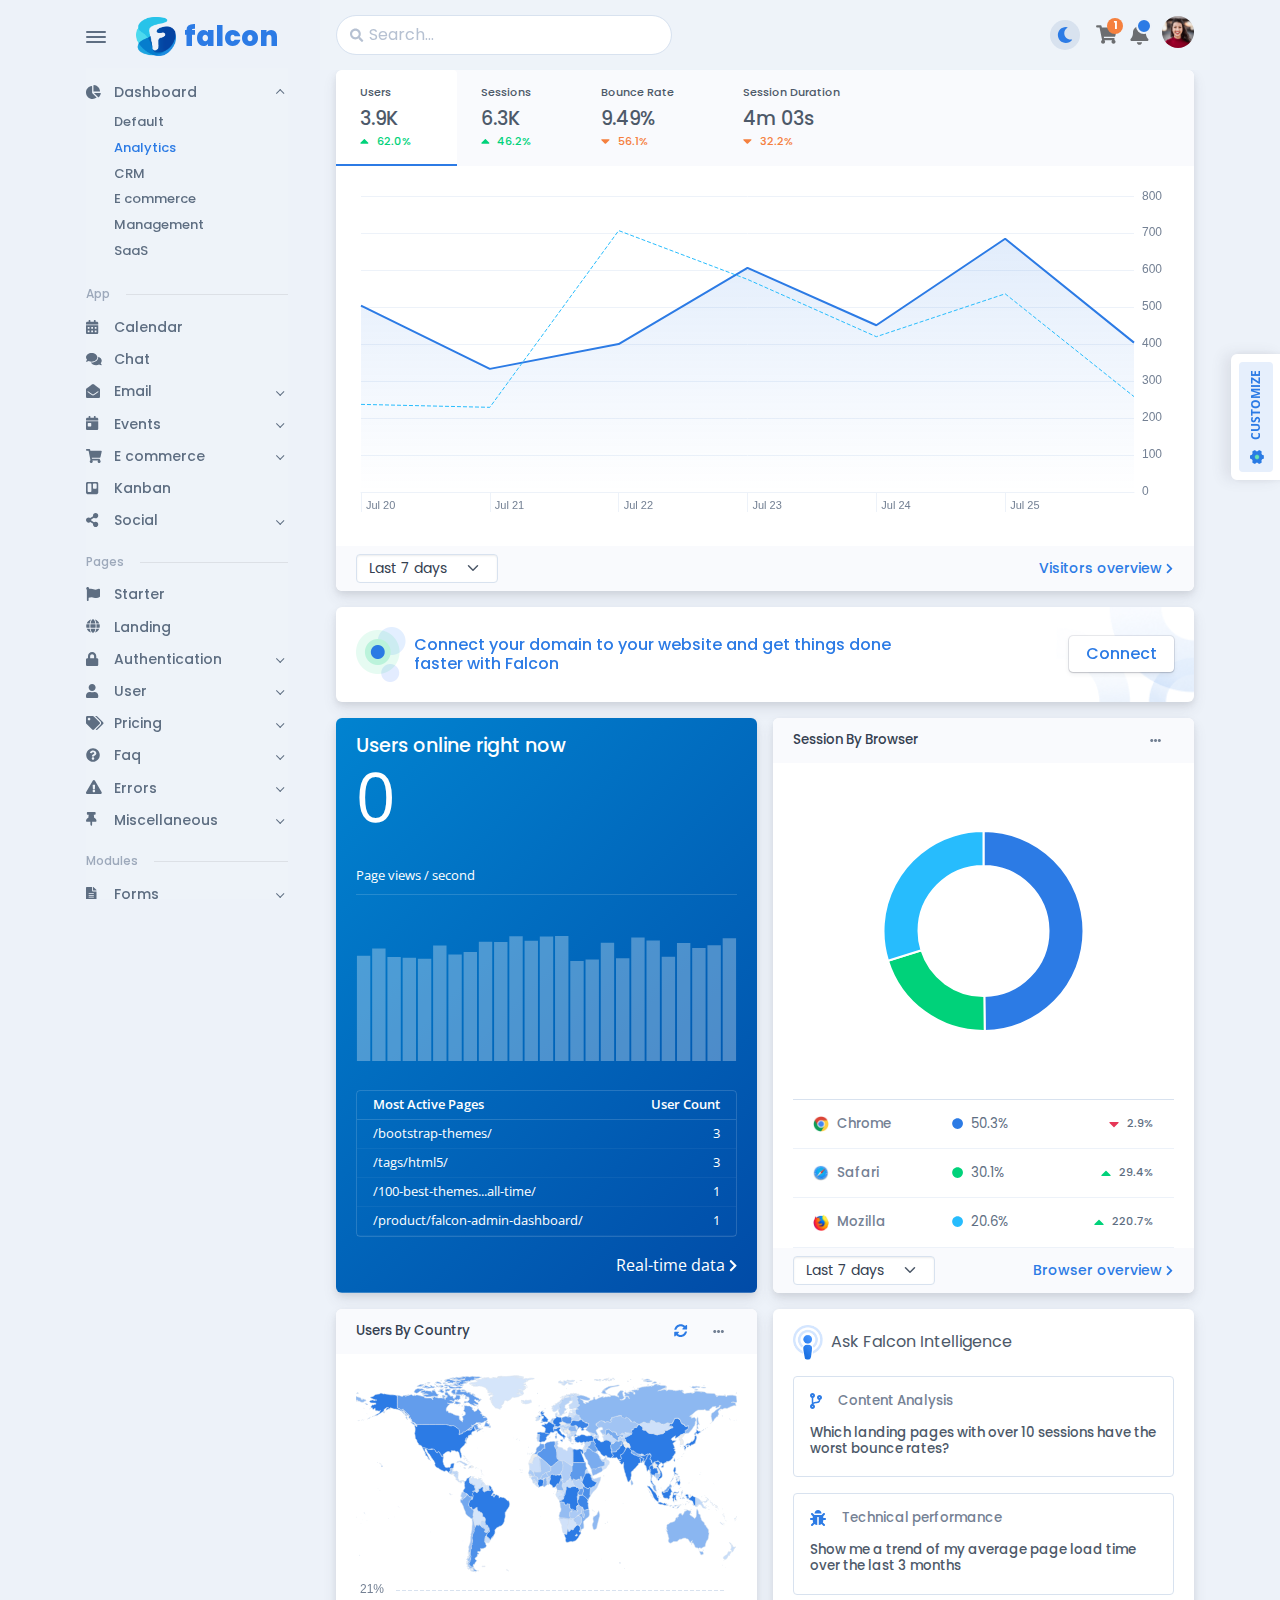
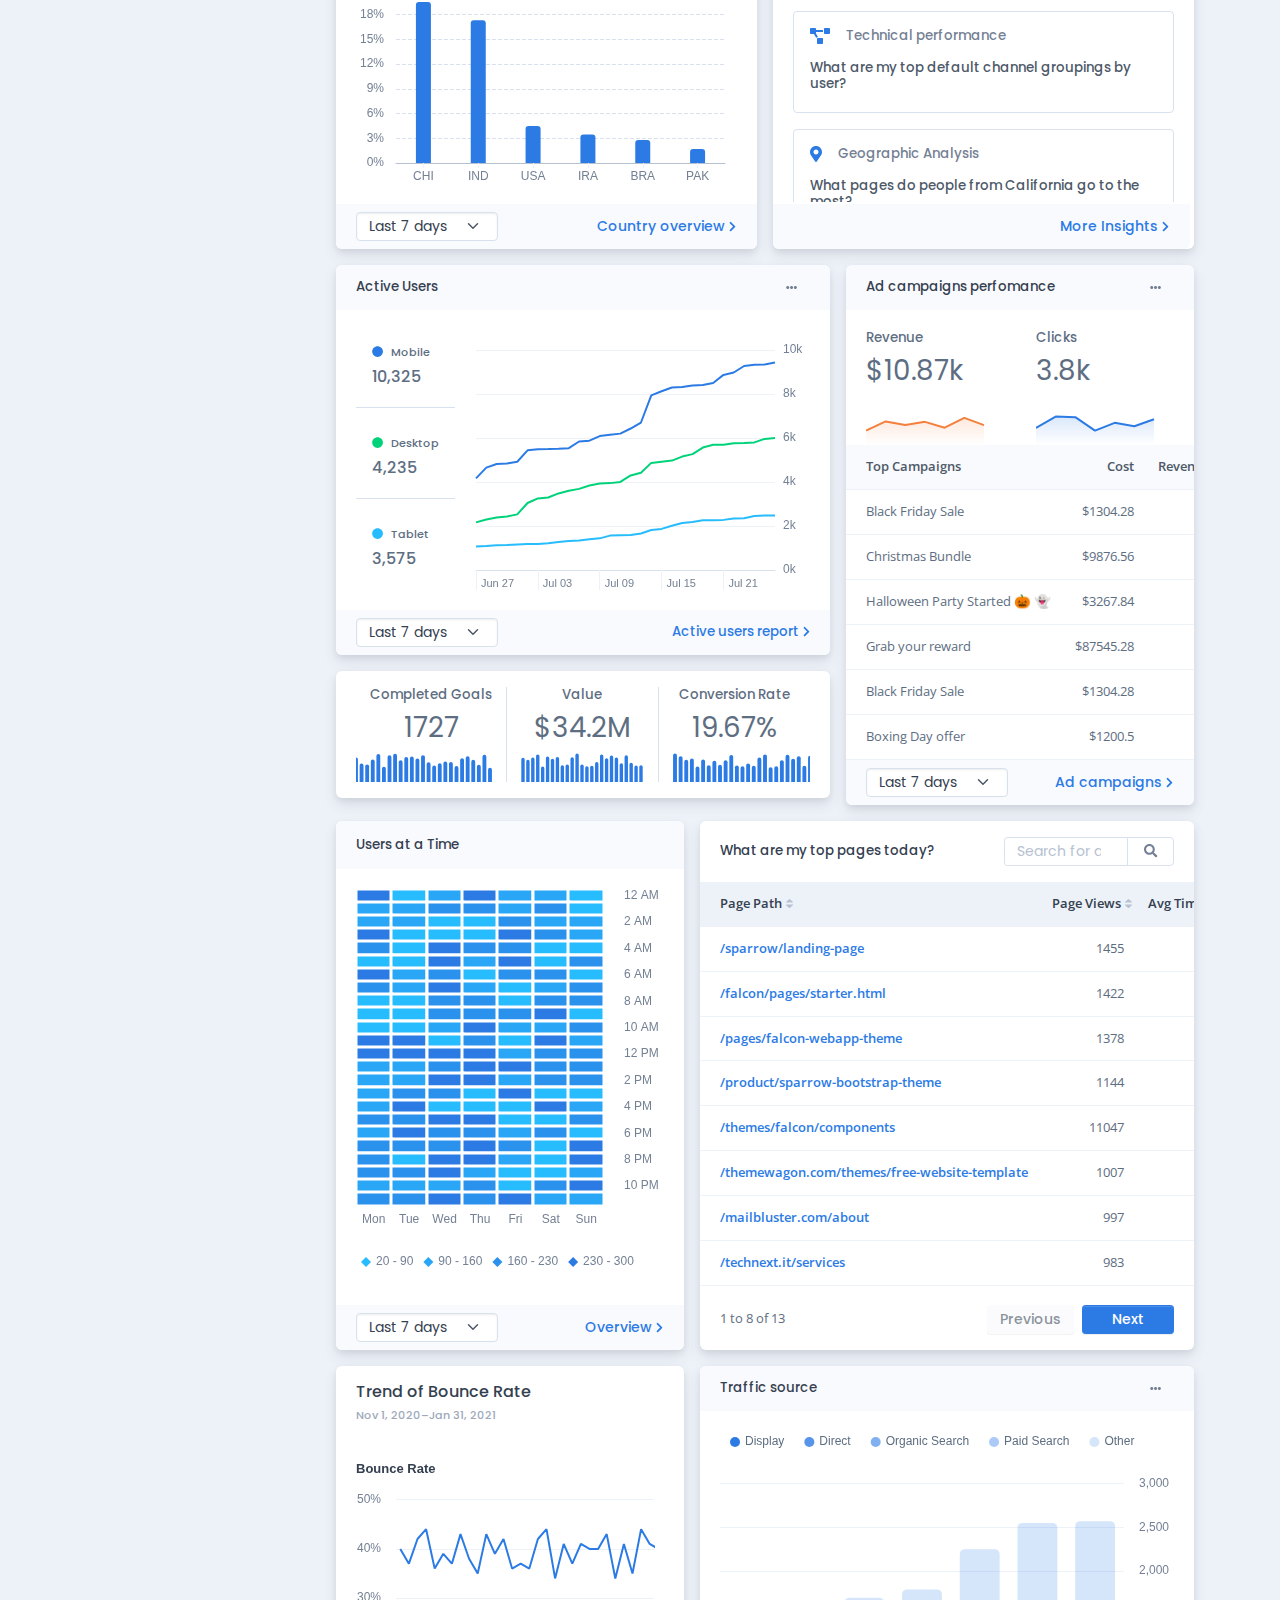
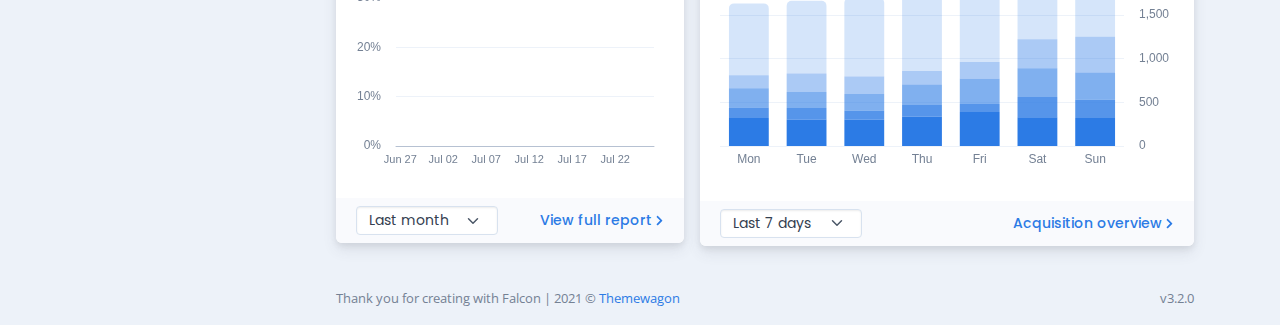
<file: public/dashboard/analytics.html>
<!DOCTYPE html>
<html lang="en-US" dir="ltr">

  <head>
    <meta charset="utf-8">
    <meta http-equiv="X-UA-Compatible" content="IE=edge">
    <meta name="viewport" content="width=device-width, initial-scale=1">


    <!-- ===============================================-->
    <!--    Document Title-->
    <!-- ===============================================-->
    <title>Falcon | Dashboard &amp; Web App Template</title>


    <!-- ===============================================-->
    <!--    Favicons-->
    <!-- ===============================================-->
    <link rel="apple-touch-icon" sizes="180x180" href="../assets/img/favicons/apple-touch-icon.png">
    <link rel="icon" type="image/png" sizes="32x32" href="../assets/img/favicons/favicon-32x32.png">
    <link rel="icon" type="image/png" sizes="16x16" href="../assets/img/favicons/favicon-16x16.png">
    <link rel="shortcut icon" type="image/x-icon" href="../assets/img/favicons/favicon.ico">
    <link rel="manifest" href="../assets/img/favicons/manifest.json">
    <meta name="msapplication-TileImage" content="../assets/img/favicons/mstile-150x150.png">
    <meta name="theme-color" content="#ffffff">
    <script src="../assets/js/config.js"></script>
    <script src="../vendors/overlayscrollbars/OverlayScrollbars.min.js"></script>


    <!-- ===============================================-->
    <!--    Stylesheets-->
    <!-- ===============================================-->
    <link rel="preconnect" href="https://fonts.gstatic.com">
    <link href="https://fonts.googleapis.com/css?family=Open+Sans:300,400,500,600,700%7cPoppins:300,400,500,600,700,800,900&amp;display=swap" rel="stylesheet">
    <link href="../vendors/overlayscrollbars/OverlayScrollbars.min.css" rel="stylesheet">
    <link href="../assets/css/theme-rtl.min.css" rel="stylesheet" id="style-rtl">
    <link href="../assets/css/theme.min.css" rel="stylesheet" id="style-default">
    <link href="../assets/css/user-rtl.min.css" rel="stylesheet" id="user-style-rtl">
    <link href="../assets/css/user.min.css" rel="stylesheet" id="user-style-default">
    <script>
      var isRTL = JSON.parse(localStorage.getItem('isRTL'));
      if (isRTL) {
        var linkDefault = document.getElementById('style-default');
        var userLinkDefault = document.getElementById('user-style-default');
        linkDefault.setAttribute('disabled', true);
        userLinkDefault.setAttribute('disabled', true);
        document.querySelector('html').setAttribute('dir', 'rtl');
      } else {
        var linkRTL = document.getElementById('style-rtl');
        var userLinkRTL = document.getElementById('user-style-rtl');
        linkRTL.setAttribute('disabled', true);
        userLinkRTL.setAttribute('disabled', true);
      }
    </script>
  </head>


  <body>

    <!-- ===============================================-->
    <!--    Main Content-->
    <!-- ===============================================-->
    <main class="main" id="top">
      <div class="container" data-layout="container">
        <script>
          var isFluid = JSON.parse(localStorage.getItem('isFluid'));
          if (isFluid) {
            var container = document.querySelector('[data-layout]');
            container.classList.remove('container');
            container.classList.add('container-fluid');
          }
        </script>
        <nav class="navbar navbar-light navbar-vertical navbar-expand-xl">
          <script>
            var navbarStyle = localStorage.getItem("navbarStyle");
            if (navbarStyle && navbarStyle !== 'transparent') {
              document.querySelector('.navbar-vertical').classList.add(`navbar-${navbarStyle}`);
            }
          </script>
          <div class="d-flex align-items-center">
            <div class="toggle-icon-wrapper">

              <button class="btn navbar-toggler-humburger-icon navbar-vertical-toggle" data-bs-toggle="tooltip" data-bs-placement="left" title="Toggle Navigation"><span class="navbar-toggle-icon"><span class="toggle-line"></span></span></button>

            </div><a class="navbar-brand" href="../index.html">
              <div class="d-flex align-items-center py-3"><img class="me-2" src="../assets/img/icons/spot-illustrations/falcon.png" alt="" width="40" /><span class="font-sans-serif">falcon</span>
              </div>
            </a>
          </div>
          <div class="collapse navbar-collapse" id="navbarVerticalCollapse">
            <div class="navbar-vertical-content scrollbar">
              <ul class="navbar-nav flex-column mb-3" id="navbarVerticalNav">
                <li class="nav-item">
                  <!-- parent pages--><a class="nav-link dropdown-indicator" href="#dashboard" role="button" data-bs-toggle="collapse" aria-expanded="true" aria-controls="dashboard">
                    <div class="d-flex align-items-center"><span class="nav-link-icon"><span class="fas fa-chart-pie"></span></span><span class="nav-link-text ps-1">Dashboard</span>
                    </div>
                  </a>
                  <ul class="nav collapse show" id="dashboard">
                    <li class="nav-item"><a class="nav-link" href="../index.html">
                        <div class="d-flex align-items-center"><span class="nav-link-text ps-1">Default</span>
                        </div>
                      </a>
                      <!-- more inner pages-->
                    </li>
                    <li class="nav-item"><a class="nav-link active" href="../dashboard/analytics.html">
                        <div class="d-flex align-items-center"><span class="nav-link-text ps-1">Analytics</span>
                        </div>
                      </a>
                      <!-- more inner pages-->
                    </li>
                    <li class="nav-item"><a class="nav-link" href="../dashboard/crm.html">
                        <div class="d-flex align-items-center"><span class="nav-link-text ps-1">CRM</span>
                        </div>
                      </a>
                      <!-- more inner pages-->
                    </li>
                    <li class="nav-item"><a class="nav-link" href="../dashboard/e-commerce.html">
                        <div class="d-flex align-items-center"><span class="nav-link-text ps-1">E commerce</span>
                        </div>
                      </a>
                      <!-- more inner pages-->
                    </li>
                    <li class="nav-item"><a class="nav-link" href="../dashboard/project-management.html">
                        <div class="d-flex align-items-center"><span class="nav-link-text ps-1">Management</span>
                        </div>
                      </a>
                      <!-- more inner pages-->
                    </li>
                    <li class="nav-item"><a class="nav-link" href="../dashboard/saas.html">
                        <div class="d-flex align-items-center"><span class="nav-link-text ps-1">SaaS</span>
                        </div>
                      </a>
                      <!-- more inner pages-->
                    </li>
                  </ul>
                </li>
                <li class="nav-item">
                  <!-- label-->
                  <div class="row navbar-vertical-label-wrapper mt-3 mb-2">
                    <div class="col-auto navbar-vertical-label">App
                    </div>
                    <div class="col ps-0">
                      <hr class="mb-0 navbar-vertical-divider" />
                    </div>
                  </div>
                  <!-- parent pages--><a class="nav-link" href="../app/calendar.html" role="button">
                    <div class="d-flex align-items-center"><span class="nav-link-icon"><span class="fas fa-calendar-alt"></span></span><span class="nav-link-text ps-1">Calendar</span>
                    </div>
                  </a>
                  <!-- parent pages--><a class="nav-link" href="../app/chat.html" role="button">
                    <div class="d-flex align-items-center"><span class="nav-link-icon"><span class="fas fa-comments"></span></span><span class="nav-link-text ps-1">Chat</span>
                    </div>
                  </a>
                  <!-- parent pages--><a class="nav-link dropdown-indicator" href="#email" role="button" data-bs-toggle="collapse" aria-expanded="false" aria-controls="email">
                    <div class="d-flex align-items-center"><span class="nav-link-icon"><span class="fas fa-envelope-open"></span></span><span class="nav-link-text ps-1">Email</span>
                    </div>
                  </a>
                  <ul class="nav collapse false" id="email">
                    <li class="nav-item"><a class="nav-link" href="../app/email/inbox.html">
                        <div class="d-flex align-items-center"><span class="nav-link-text ps-1">Inbox</span>
                        </div>
                      </a>
                      <!-- more inner pages-->
                    </li>
                    <li class="nav-item"><a class="nav-link" href="../app/email/email-detail.html">
                        <div class="d-flex align-items-center"><span class="nav-link-text ps-1">Email detail</span>
                        </div>
                      </a>
                      <!-- more inner pages-->
                    </li>
                    <li class="nav-item"><a class="nav-link" href="../app/email/compose.html">
                        <div class="d-flex align-items-center"><span class="nav-link-text ps-1">Compose</span>
                        </div>
                      </a>
                      <!-- more inner pages-->
                    </li>
                  </ul>
                  <!-- parent pages--><a class="nav-link dropdown-indicator" href="#events" role="button" data-bs-toggle="collapse" aria-expanded="false" aria-controls="events">
                    <div class="d-flex align-items-center"><span class="nav-link-icon"><span class="fas fa-calendar-day"></span></span><span class="nav-link-text ps-1">Events</span>
                    </div>
                  </a>
                  <ul class="nav collapse false" id="events">
                    <li class="nav-item"><a class="nav-link" href="../app/events/create-an-event.html">
                        <div class="d-flex align-items-center"><span class="nav-link-text ps-1">Create an event</span>
                        </div>
                      </a>
                      <!-- more inner pages-->
                    </li>
                    <li class="nav-item"><a class="nav-link" href="../app/events/event-detail.html">
                        <div class="d-flex align-items-center"><span class="nav-link-text ps-1">Event detail</span>
                        </div>
                      </a>
                      <!-- more inner pages-->
                    </li>
                    <li class="nav-item"><a class="nav-link" href="../app/events/event-list.html">
                        <div class="d-flex align-items-center"><span class="nav-link-text ps-1">Event list</span>
                        </div>
                      </a>
                      <!-- more inner pages-->
                    </li>
                  </ul>
                  <!-- parent pages--><a class="nav-link dropdown-indicator" href="#e-commerce" role="button" data-bs-toggle="collapse" aria-expanded="false" aria-controls="e-commerce">
                    <div class="d-flex align-items-center"><span class="nav-link-icon"><span class="fas fa-shopping-cart"></span></span><span class="nav-link-text ps-1">E commerce</span>
                    </div>
                  </a>
                  <ul class="nav collapse false" id="e-commerce">
                    <li class="nav-item"><a class="nav-link dropdown-indicator" href="#product" data-bs-toggle="collapse" aria-expanded="false" aria-controls="e-commerce">
                        <div class="d-flex align-items-center"><span class="nav-link-text ps-1">Product</span>
                        </div>
                      </a>
                      <!-- more inner pages-->
                      <ul class="nav collapse false" id="product">
                        <li class="nav-item"><a class="nav-link" href="../app/e-commerce/product/product-list.html">
                            <div class="d-flex align-items-center"><span class="nav-link-text ps-1">Product list</span>
                            </div>
                          </a>
                          <!-- more inner pages-->
                        </li>
                        <li class="nav-item"><a class="nav-link" href="../app/e-commerce/product/product-grid.html">
                            <div class="d-flex align-items-center"><span class="nav-link-text ps-1">Product grid</span>
                            </div>
                          </a>
                          <!-- more inner pages-->
                        </li>
                        <li class="nav-item"><a class="nav-link" href="../app/e-commerce/product/product-details.html">
                            <div class="d-flex align-items-center"><span class="nav-link-text ps-1">Product details</span>
                            </div>
                          </a>
                          <!-- more inner pages-->
                        </li>
                      </ul>
                    </li>
                    <li class="nav-item"><a class="nav-link dropdown-indicator" href="#orders" data-bs-toggle="collapse" aria-expanded="false" aria-controls="e-commerce">
                        <div class="d-flex align-items-center"><span class="nav-link-text ps-1">Orders</span>
                        </div>
                      </a>
                      <!-- more inner pages-->
                      <ul class="nav collapse false" id="orders">
                        <li class="nav-item"><a class="nav-link" href="../app/e-commerce/orders/order-list.html">
                            <div class="d-flex align-items-center"><span class="nav-link-text ps-1">Order list</span>
                            </div>
                          </a>
                          <!-- more inner pages-->
                        </li>
                        <li class="nav-item"><a class="nav-link" href="../app/e-commerce/orders/order-details.html">
                            <div class="d-flex align-items-center"><span class="nav-link-text ps-1">Order details</span>
                            </div>
                          </a>
                          <!-- more inner pages-->
                        </li>
                      </ul>
                    </li>
                    <li class="nav-item"><a class="nav-link" href="../app/e-commerce/customers.html">
                        <div class="d-flex align-items-center"><span class="nav-link-text ps-1">Customers</span>
                        </div>
                      </a>
                      <!-- more inner pages-->
                    </li>
                    <li class="nav-item"><a class="nav-link" href="../app/e-commerce/customer-details.html">
                        <div class="d-flex align-items-center"><span class="nav-link-text ps-1">Customer details</span>
                        </div>
                      </a>
                      <!-- more inner pages-->
                    </li>
                    <li class="nav-item"><a class="nav-link" href="../app/e-commerce/shopping-cart.html">
                        <div class="d-flex align-items-center"><span class="nav-link-text ps-1">Shopping cart</span>
                        </div>
                      </a>
                      <!-- more inner pages-->
                    </li>
                    <li class="nav-item"><a class="nav-link" href="../app/e-commerce/checkout.html">
                        <div class="d-flex align-items-center"><span class="nav-link-text ps-1">Checkout</span>
                        </div>
                      </a>
                      <!-- more inner pages-->
                    </li>
                    <li class="nav-item"><a class="nav-link" href="../app/e-commerce/billing.html">
                        <div class="d-flex align-items-center"><span class="nav-link-text ps-1">Billing</span>
                        </div>
                      </a>
                      <!-- more inner pages-->
                    </li>
                    <li class="nav-item"><a class="nav-link" href="../app/e-commerce/invoice.html">
                        <div class="d-flex align-items-center"><span class="nav-link-text ps-1">Invoice</span>
                        </div>
                      </a>
                      <!-- more inner pages-->
                    </li>
                  </ul>
                  <!-- parent pages--><a class="nav-link" href="../app/kanban.html" role="button">
                    <div class="d-flex align-items-center"><span class="nav-link-icon"><span class="fab fa-trello"></span></span><span class="nav-link-text ps-1">Kanban</span>
                    </div>
                  </a>
                  <!-- parent pages--><a class="nav-link dropdown-indicator" href="#social" role="button" data-bs-toggle="collapse" aria-expanded="false" aria-controls="social">
                    <div class="d-flex align-items-center"><span class="nav-link-icon"><span class="fas fa-share-alt"></span></span><span class="nav-link-text ps-1">Social</span>
                    </div>
                  </a>
                  <ul class="nav collapse false" id="social">
                    <li class="nav-item"><a class="nav-link" href="../app/social/feed.html">
                        <div class="d-flex align-items-center"><span class="nav-link-text ps-1">Feed</span>
                        </div>
                      </a>
                      <!-- more inner pages-->
                    </li>
                    <li class="nav-item"><a class="nav-link" href="../app/social/activity-log.html">
                        <div class="d-flex align-items-center"><span class="nav-link-text ps-1">Activity log</span>
                        </div>
                      </a>
                      <!-- more inner pages-->
                    </li>
                    <li class="nav-item"><a class="nav-link" href="../app/social/notifications.html">
                        <div class="d-flex align-items-center"><span class="nav-link-text ps-1">Notifications</span>
                        </div>
                      </a>
                      <!-- more inner pages-->
                    </li>
                    <li class="nav-item"><a class="nav-link" href="../app/social/followers.html">
                        <div class="d-flex align-items-center"><span class="nav-link-text ps-1">Followers</span>
                        </div>
                      </a>
                      <!-- more inner pages-->
                    </li>
                  </ul>
                </li>
                <li class="nav-item">
                  <!-- label-->
                  <div class="row navbar-vertical-label-wrapper mt-3 mb-2">
                    <div class="col-auto navbar-vertical-label">Pages
                    </div>
                    <div class="col ps-0">
                      <hr class="mb-0 navbar-vertical-divider" />
                    </div>
                  </div>
                  <!-- parent pages--><a class="nav-link" href="../pages/starter.html" role="button">
                    <div class="d-flex align-items-center"><span class="nav-link-icon"><span class="fas fa-flag"></span></span><span class="nav-link-text ps-1">Starter</span>
                    </div>
                  </a>
                  <!-- parent pages--><a class="nav-link" href="../pages/landing.html" role="button">
                    <div class="d-flex align-items-center"><span class="nav-link-icon"><span class="fas fa-globe"></span></span><span class="nav-link-text ps-1">Landing</span>
                    </div>
                  </a>
                  <!-- parent pages--><a class="nav-link dropdown-indicator" href="#authentication" role="button" data-bs-toggle="collapse" aria-expanded="false" aria-controls="authentication">
                    <div class="d-flex align-items-center"><span class="nav-link-icon"><span class="fas fa-lock"></span></span><span class="nav-link-text ps-1">Authentication</span>
                    </div>
                  </a>
                  <ul class="nav collapse false" id="authentication">
                    <li class="nav-item"><a class="nav-link dropdown-indicator" href="#simple" data-bs-toggle="collapse" aria-expanded="false" aria-controls="authentication">
                        <div class="d-flex align-items-center"><span class="nav-link-text ps-1">Simple</span>
                        </div>
                      </a>
                      <!-- more inner pages-->
                      <ul class="nav collapse false" id="simple">
                        <li class="nav-item"><a class="nav-link" href="../pages/authentication/simple/login.html">
                            <div class="d-flex align-items-center"><span class="nav-link-text ps-1">Login</span>
                            </div>
                          </a>
                          <!-- more inner pages-->
                        </li>
                        <li class="nav-item"><a class="nav-link" href="../pages/authentication/simple/logout.html">
                            <div class="d-flex align-items-center"><span class="nav-link-text ps-1">Logout</span>
                            </div>
                          </a>
                          <!-- more inner pages-->
                        </li>
                        <li class="nav-item"><a class="nav-link" href="../pages/authentication/simple/register.html">
                            <div class="d-flex align-items-center"><span class="nav-link-text ps-1">Register</span>
                            </div>
                          </a>
                          <!-- more inner pages-->
                        </li>
                        <li class="nav-item"><a class="nav-link" href="../pages/authentication/simple/forgot-password.html">
                            <div class="d-flex align-items-center"><span class="nav-link-text ps-1">Forgot password</span>
                            </div>
                          </a>
                          <!-- more inner pages-->
                        </li>
                        <li class="nav-item"><a class="nav-link" href="../pages/authentication/simple/confirm-mail.html">
                            <div class="d-flex align-items-center"><span class="nav-link-text ps-1">Confirm mail</span>
                            </div>
                          </a>
                          <!-- more inner pages-->
                        </li>
                        <li class="nav-item"><a class="nav-link" href="../pages/authentication/simple/reset-password.html">
                            <div class="d-flex align-items-center"><span class="nav-link-text ps-1">Reset password</span>
                            </div>
                          </a>
                          <!-- more inner pages-->
                        </li>
                        <li class="nav-item"><a class="nav-link" href="../pages/authentication/simple/lock-screen.html">
                            <div class="d-flex align-items-center"><span class="nav-link-text ps-1">Lock screen</span>
                            </div>
                          </a>
                          <!-- more inner pages-->
                        </li>
                      </ul>
                    </li>
                    <li class="nav-item"><a class="nav-link dropdown-indicator" href="#card" data-bs-toggle="collapse" aria-expanded="false" aria-controls="authentication">
                        <div class="d-flex align-items-center"><span class="nav-link-text ps-1">Card</span>
                        </div>
                      </a>
                      <!-- more inner pages-->
                      <ul class="nav collapse false" id="card">
                        <li class="nav-item"><a class="nav-link" href="../pages/authentication/card/login.html">
                            <div class="d-flex align-items-center"><span class="nav-link-text ps-1">Login</span>
                            </div>
                          </a>
                          <!-- more inner pages-->
                        </li>
                        <li class="nav-item"><a class="nav-link" href="../pages/authentication/card/logout.html">
                            <div class="d-flex align-items-center"><span class="nav-link-text ps-1">Logout</span>
                            </div>
                          </a>
                          <!-- more inner pages-->
                        </li>
                        <li class="nav-item"><a class="nav-link" href="../pages/authentication/card/register.html">
                            <div class="d-flex align-items-center"><span class="nav-link-text ps-1">Register</span>
                            </div>
                          </a>
                          <!-- more inner pages-->
                        </li>
                        <li class="nav-item"><a class="nav-link" href="../pages/authentication/card/forgot-password.html">
                            <div class="d-flex align-items-center"><span class="nav-link-text ps-1">Forgot password</span>
                            </div>
                          </a>
                          <!-- more inner pages-->
                        </li>
                        <li class="nav-item"><a class="nav-link" href="../pages/authentication/card/confirm-mail.html">
                            <div class="d-flex align-items-center"><span class="nav-link-text ps-1">Confirm mail</span>
                            </div>
                          </a>
                          <!-- more inner pages-->
                        </li>
                        <li class="nav-item"><a class="nav-link" href="../pages/authentication/card/reset-password.html">
                            <div class="d-flex align-items-center"><span class="nav-link-text ps-1">Reset password</span>
                            </div>
                          </a>
                          <!-- more inner pages-->
                        </li>
                        <li class="nav-item"><a class="nav-link" href="../pages/authentication/card/lock-screen.html">
                            <div class="d-flex align-items-center"><span class="nav-link-text ps-1">Lock screen</span>
                            </div>
                          </a>
                          <!-- more inner pages-->
                        </li>
                      </ul>
                    </li>
                    <li class="nav-item"><a class="nav-link dropdown-indicator" href="#split" data-bs-toggle="collapse" aria-expanded="false" aria-controls="authentication">
                        <div class="d-flex align-items-center"><span class="nav-link-text ps-1">Split</span>
                        </div>
                      </a>
                      <!-- more inner pages-->
                      <ul class="nav collapse false" id="split">
                        <li class="nav-item"><a class="nav-link" href="../pages/authentication/split/login.html">
                            <div class="d-flex align-items-center"><span class="nav-link-text ps-1">Login</span>
                            </div>
                          </a>
                          <!-- more inner pages-->
                        </li>
                        <li class="nav-item"><a class="nav-link" href="../pages/authentication/split/logout.html">
                            <div class="d-flex align-items-center"><span class="nav-link-text ps-1">Logout</span>
                            </div>
                          </a>
                          <!-- more inner pages-->
                        </li>
                        <li class="nav-item"><a class="nav-link" href="../pages/authentication/split/register.html">
                            <div class="d-flex align-items-center"><span class="nav-link-text ps-1">Register</span>
                            </div>
                          </a>
                          <!-- more inner pages-->
                        </li>
                        <li class="nav-item"><a class="nav-link" href="../pages/authentication/split/forgot-password.html">
                            <div class="d-flex align-items-center"><span class="nav-link-text ps-1">Forgot password</span>
                            </div>
                          </a>
                          <!-- more inner pages-->
                        </li>
                        <li class="nav-item"><a class="nav-link" href="../pages/authentication/split/confirm-mail.html">
                            <div class="d-flex align-items-center"><span class="nav-link-text ps-1">Confirm mail</span>
                            </div>
                          </a>
                          <!-- more inner pages-->
                        </li>
                        <li class="nav-item"><a class="nav-link" href="../pages/authentication/split/reset-password.html">
                            <div class="d-flex align-items-center"><span class="nav-link-text ps-1">Reset password</span>
                            </div>
                          </a>
                          <!-- more inner pages-->
                        </li>
                        <li class="nav-item"><a class="nav-link" href="../pages/authentication/split/lock-screen.html">
                            <div class="d-flex align-items-center"><span class="nav-link-text ps-1">Lock screen</span>
                            </div>
                          </a>
                          <!-- more inner pages-->
                        </li>
                      </ul>
                    </li>
                    <li class="nav-item"><a class="nav-link" href="../pages/authentication/wizard.html">
                        <div class="d-flex align-items-center"><span class="nav-link-text ps-1">Wizard</span>
                        </div>
                      </a>
                      <!-- more inner pages-->
                    </li>
                    <li class="nav-item"><a class="nav-link" href="../#authentication-modal" data-bs-toggle="modal">
                        <div class="d-flex align-items-center"><span class="nav-link-text ps-1">Modal</span>
                        </div>
                      </a>
                      <!-- more inner pages-->
                    </li>
                  </ul>
                  <!-- parent pages--><a class="nav-link dropdown-indicator" href="#user" role="button" data-bs-toggle="collapse" aria-expanded="false" aria-controls="user">
                    <div class="d-flex align-items-center"><span class="nav-link-icon"><span class="fas fa-user"></span></span><span class="nav-link-text ps-1">User</span>
                    </div>
                  </a>
                  <ul class="nav collapse false" id="user">
                    <li class="nav-item"><a class="nav-link" href="../pages/user/profile.html">
                        <div class="d-flex align-items-center"><span class="nav-link-text ps-1">Profile</span>
                        </div>
                      </a>
                      <!-- more inner pages-->
                    </li>
                    <li class="nav-item"><a class="nav-link" href="../pages/user/settings.html">
                        <div class="d-flex align-items-center"><span class="nav-link-text ps-1">Settings</span>
                        </div>
                      </a>
                      <!-- more inner pages-->
                    </li>
                  </ul>
                  <!-- parent pages--><a class="nav-link dropdown-indicator" href="#pricing" role="button" data-bs-toggle="collapse" aria-expanded="false" aria-controls="pricing">
                    <div class="d-flex align-items-center"><span class="nav-link-icon"><span class="fas fa-tags"></span></span><span class="nav-link-text ps-1">Pricing</span>
                    </div>
                  </a>
                  <ul class="nav collapse false" id="pricing">
                    <li class="nav-item"><a class="nav-link" href="../pages/pricing/pricing-default.html">
                        <div class="d-flex align-items-center"><span class="nav-link-text ps-1">Pricing default</span>
                        </div>
                      </a>
                      <!-- more inner pages-->
                    </li>
                    <li class="nav-item"><a class="nav-link" href="../pages/pricing/pricing-alt.html">
                        <div class="d-flex align-items-center"><span class="nav-link-text ps-1">Pricing alt</span>
                        </div>
                      </a>
                      <!-- more inner pages-->
                    </li>
                  </ul>
                  <!-- parent pages--><a class="nav-link dropdown-indicator" href="#faq" role="button" data-bs-toggle="collapse" aria-expanded="false" aria-controls="faq">
                    <div class="d-flex align-items-center"><span class="nav-link-icon"><span class="fas fa-question-circle"></span></span><span class="nav-link-text ps-1">Faq</span>
                    </div>
                  </a>
                  <ul class="nav collapse false" id="faq">
                    <li class="nav-item"><a class="nav-link" href="../pages/faq/faq-basic.html">
                        <div class="d-flex align-items-center"><span class="nav-link-text ps-1">Faq basic</span>
                        </div>
                      </a>
                      <!-- more inner pages-->
                    </li>
                    <li class="nav-item"><a class="nav-link" href="../pages/faq/faq-alt.html">
                        <div class="d-flex align-items-center"><span class="nav-link-text ps-1">Faq alt</span>
                        </div>
                      </a>
                      <!-- more inner pages-->
                    </li>
                    <li class="nav-item"><a class="nav-link" href="../pages/faq/faq-accordion.html">
                        <div class="d-flex align-items-center"><span class="nav-link-text ps-1">Faq accordion</span>
                        </div>
                      </a>
                      <!-- more inner pages-->
                    </li>
                  </ul>
                  <!-- parent pages--><a class="nav-link dropdown-indicator" href="#errors" role="button" data-bs-toggle="collapse" aria-expanded="false" aria-controls="errors">
                    <div class="d-flex align-items-center"><span class="nav-link-icon"><span class="fas fa-exclamation-triangle"></span></span><span class="nav-link-text ps-1">Errors</span>
                    </div>
                  </a>
                  <ul class="nav collapse false" id="errors">
                    <li class="nav-item"><a class="nav-link" href="../pages/errors/404.html">
                        <div class="d-flex align-items-center"><span class="nav-link-text ps-1">404</span>
                        </div>
                      </a>
                      <!-- more inner pages-->
                    </li>
                    <li class="nav-item"><a class="nav-link" href="../pages/errors/500.html">
                        <div class="d-flex align-items-center"><span class="nav-link-text ps-1">500</span>
                        </div>
                      </a>
                      <!-- more inner pages-->
                    </li>
                  </ul>
                  <!-- parent pages--><a class="nav-link dropdown-indicator" href="#miscellaneous" role="button" data-bs-toggle="collapse" aria-expanded="false" aria-controls="miscellaneous">
                    <div class="d-flex align-items-center"><span class="nav-link-icon"><span class="fas fa-thumbtack"></span></span><span class="nav-link-text ps-1">Miscellaneous</span>
                    </div>
                  </a>
                  <ul class="nav collapse false" id="miscellaneous">
                    <li class="nav-item"><a class="nav-link" href="../pages/miscellaneous/associations.html">
                        <div class="d-flex align-items-center"><span class="nav-link-text ps-1">Associations</span>
                        </div>
                      </a>
                      <!-- more inner pages-->
                    </li>
                    <li class="nav-item"><a class="nav-link" href="../pages/miscellaneous/invite-people.html">
                        <div class="d-flex align-items-center"><span class="nav-link-text ps-1">Invite people</span>
                        </div>
                      </a>
                      <!-- more inner pages-->
                    </li>
                    <li class="nav-item"><a class="nav-link" href="../pages/miscellaneous/privacy-policy.html">
                        <div class="d-flex align-items-center"><span class="nav-link-text ps-1">Privacy policy</span>
                        </div>
                      </a>
                      <!-- more inner pages-->
                    </li>
                  </ul>
                </li>
                <li class="nav-item">
                  <!-- label-->
                  <div class="row navbar-vertical-label-wrapper mt-3 mb-2">
                    <div class="col-auto navbar-vertical-label">Modules
                    </div>
                    <div class="col ps-0">
                      <hr class="mb-0 navbar-vertical-divider" />
                    </div>
                  </div>
                  <!-- parent pages--><a class="nav-link dropdown-indicator" href="#forms" role="button" data-bs-toggle="collapse" aria-expanded="false" aria-controls="forms">
                    <div class="d-flex align-items-center"><span class="nav-link-icon"><span class="fas fa-file-alt"></span></span><span class="nav-link-text ps-1">Forms</span>
                    </div>
                  </a>
                  <ul class="nav collapse false" id="forms">
                    <li class="nav-item"><a class="nav-link dropdown-indicator" href="#basic" data-bs-toggle="collapse" aria-expanded="false" aria-controls="forms">
                        <div class="d-flex align-items-center"><span class="nav-link-text ps-1">Basic</span>
                        </div>
                      </a>
                      <!-- more inner pages-->
                      <ul class="nav collapse false" id="basic">
                        <li class="nav-item"><a class="nav-link" href="../modules/forms/basic/form-control.html">
                            <div class="d-flex align-items-center"><span class="nav-link-text ps-1">Form control</span>
                            </div>
                          </a>
                          <!-- more inner pages-->
                        </li>
                        <li class="nav-item"><a class="nav-link" href="../modules/forms/basic/input-group.html">
                            <div class="d-flex align-items-center"><span class="nav-link-text ps-1">Input group</span>
                            </div>
                          </a>
                          <!-- more inner pages-->
                        </li>
                        <li class="nav-item"><a class="nav-link" href="../modules/forms/basic/select.html">
                            <div class="d-flex align-items-center"><span class="nav-link-text ps-1">Select</span>
                            </div>
                          </a>
                          <!-- more inner pages-->
                        </li>
                        <li class="nav-item"><a class="nav-link" href="../modules/forms/basic/checks.html">
                            <div class="d-flex align-items-center"><span class="nav-link-text ps-1">Checks</span>
                            </div>
                          </a>
                          <!-- more inner pages-->
                        </li>
                        <li class="nav-item"><a class="nav-link" href="../modules/forms/basic/range.html">
                            <div class="d-flex align-items-center"><span class="nav-link-text ps-1">Range</span>
                            </div>
                          </a>
                          <!-- more inner pages-->
                        </li>
                        <li class="nav-item"><a class="nav-link" href="../modules/forms/basic/layout.html">
                            <div class="d-flex align-items-center"><span class="nav-link-text ps-1">Layout</span>
                            </div>
                          </a>
                          <!-- more inner pages-->
                        </li>
                      </ul>
                    </li>
                    <li class="nav-item"><a class="nav-link dropdown-indicator" href="#advance" data-bs-toggle="collapse" aria-expanded="false" aria-controls="forms">
                        <div class="d-flex align-items-center"><span class="nav-link-text ps-1">Advance</span>
                        </div>
                      </a>
                      <!-- more inner pages-->
                      <ul class="nav collapse false" id="advance">
                        <li class="nav-item"><a class="nav-link" href="../modules/forms/advance/advance-select.html">
                            <div class="d-flex align-items-center"><span class="nav-link-text ps-1">Advance select</span>
                            </div>
                          </a>
                          <!-- more inner pages-->
                        </li>
                        <li class="nav-item"><a class="nav-link" href="../modules/forms/advance/date-picker.html">
                            <div class="d-flex align-items-center"><span class="nav-link-text ps-1">Date picker</span>
                            </div>
                          </a>
                          <!-- more inner pages-->
                        </li>
                        <li class="nav-item"><a class="nav-link" href="../modules/forms/advance/editor.html">
                            <div class="d-flex align-items-center"><span class="nav-link-text ps-1">Editor</span>
                            </div>
                          </a>
                          <!-- more inner pages-->
                        </li>
                        <li class="nav-item"><a class="nav-link" href="../modules/forms/advance/emoji-button.html">
                            <div class="d-flex align-items-center"><span class="nav-link-text ps-1">Emoji button</span>
                            </div>
                          </a>
                          <!-- more inner pages-->
                        </li>
                        <li class="nav-item"><a class="nav-link" href="../modules/forms/advance/file-uploader.html">
                            <div class="d-flex align-items-center"><span class="nav-link-text ps-1">File uploader</span>
                            </div>
                          </a>
                          <!-- more inner pages-->
                        </li>
                        <li class="nav-item"><a class="nav-link" href="../modules/forms/advance/rating.html">
                            <div class="d-flex align-items-center"><span class="nav-link-text ps-1">Rating</span>
                            </div>
                          </a>
                          <!-- more inner pages-->
                        </li>
                      </ul>
                    </li>
                    <li class="nav-item"><a class="nav-link" href="../modules/forms/floating-labels.html">
                        <div class="d-flex align-items-center"><span class="nav-link-text ps-1">Floating labels</span>
                        </div>
                      </a>
                      <!-- more inner pages-->
                    </li>
                    <li class="nav-item"><a class="nav-link" href="../modules/forms/wizard.html">
                        <div class="d-flex align-items-center"><span class="nav-link-text ps-1">Wizard</span>
                        </div>
                      </a>
                      <!-- more inner pages-->
                    </li>
                    <li class="nav-item"><a class="nav-link" href="../modules/forms/validation.html">
                        <div class="d-flex align-items-center"><span class="nav-link-text ps-1">Validation</span>
                        </div>
                      </a>
                      <!-- more inner pages-->
                    </li>
                  </ul>
                  <!-- parent pages--><a class="nav-link dropdown-indicator" href="#tables" role="button" data-bs-toggle="collapse" aria-expanded="false" aria-controls="tables">
                    <div class="d-flex align-items-center"><span class="nav-link-icon"><span class="fas fa-table"></span></span><span class="nav-link-text ps-1">Tables</span>
                    </div>
                  </a>
                  <ul class="nav collapse false" id="tables">
                    <li class="nav-item"><a class="nav-link" href="../modules/tables/basic-tables.html">
                        <div class="d-flex align-items-center"><span class="nav-link-text ps-1">Basic tables</span>
                        </div>
                      </a>
                      <!-- more inner pages-->
                    </li>
                    <li class="nav-item"><a class="nav-link" href="../modules/tables/advance-tables.html">
                        <div class="d-flex align-items-center"><span class="nav-link-text ps-1">Advance tables</span>
                        </div>
                      </a>
                      <!-- more inner pages-->
                    </li>
                    <li class="nav-item"><a class="nav-link" href="../modules/tables/bulk-select.html">
                        <div class="d-flex align-items-center"><span class="nav-link-text ps-1">Bulk select</span>
                        </div>
                      </a>
                      <!-- more inner pages-->
                    </li>
                  </ul>
                  <!-- parent pages--><a class="nav-link dropdown-indicator" href="#charts" role="button" data-bs-toggle="collapse" aria-expanded="false" aria-controls="charts">
                    <div class="d-flex align-items-center"><span class="nav-link-icon"><span class="fas fa-chart-line"></span></span><span class="nav-link-text ps-1">Charts</span>
                    </div>
                  </a>
                  <ul class="nav collapse false" id="charts">
                    <li class="nav-item"><a class="nav-link" href="../modules/charts/chartjs.html">
                        <div class="d-flex align-items-center"><span class="nav-link-text ps-1">Chartjs</span>
                        </div>
                      </a>
                      <!-- more inner pages-->
                    </li>
                    <li class="nav-item"><a class="nav-link dropdown-indicator" href="#eCharts" data-bs-toggle="collapse" aria-expanded="false" aria-controls="charts">
                        <div class="d-flex align-items-center"><span class="nav-link-text ps-1">ECharts</span>
                        </div>
                      </a>
                      <!-- more inner pages-->
                      <ul class="nav collapse false" id="eCharts">
                        <li class="nav-item"><a class="nav-link" href="../modules/charts/echarts/line-charts.html">
                            <div class="d-flex align-items-center"><span class="nav-link-text ps-1">Line charts</span>
                            </div>
                          </a>
                          <!-- more inner pages-->
                        </li>
                        <li class="nav-item"><a class="nav-link" href="../modules/charts/echarts/bar-charts.html">
                            <div class="d-flex align-items-center"><span class="nav-link-text ps-1">Bar charts</span>
                            </div>
                          </a>
                          <!-- more inner pages-->
                        </li>
                        <li class="nav-item"><a class="nav-link" href="../modules/charts/echarts/candlestick-charts.html">
                            <div class="d-flex align-items-center"><span class="nav-link-text ps-1">Candlestick charts</span>
                            </div>
                          </a>
                          <!-- more inner pages-->
                        </li>
                        <li class="nav-item"><a class="nav-link" href="../modules/charts/echarts/geo-map.html">
                            <div class="d-flex align-items-center"><span class="nav-link-text ps-1">Geo map</span>
                            </div>
                          </a>
                          <!-- more inner pages-->
                        </li>
                        <li class="nav-item"><a class="nav-link" href="../modules/charts/echarts/scatter-charts.html">
                            <div class="d-flex align-items-center"><span class="nav-link-text ps-1">Scatter charts</span>
                            </div>
                          </a>
                          <!-- more inner pages-->
                        </li>
                        <li class="nav-item"><a class="nav-link" href="../modules/charts/echarts/pie-charts.html">
                            <div class="d-flex align-items-center"><span class="nav-link-text ps-1">Pie charts</span>
                            </div>
                          </a>
                          <!-- more inner pages-->
                        </li>
                        <li class="nav-item"><a class="nav-link" href="../modules/charts/echarts/radar-charts.html">
                            <div class="d-flex align-items-center"><span class="nav-link-text ps-1">Radar charts</span>
                            </div>
                          </a>
                          <!-- more inner pages-->
                        </li>
                        <li class="nav-item"><a class="nav-link" href="../modules/charts/echarts/heatmap-charts.html">
                            <div class="d-flex align-items-center"><span class="nav-link-text ps-1">Heatmap charts</span>
                            </div>
                          </a>
                          <!-- more inner pages-->
                        </li>
                        <li class="nav-item"><a class="nav-link" href="../modules/charts/echarts/how-to-use.html">
                            <div class="d-flex align-items-center"><span class="nav-link-text ps-1">How to use</span>
                            </div>
                          </a>
                          <!-- more inner pages-->
                        </li>
                      </ul>
                    </li>
                  </ul>
                  <!-- parent pages--><a class="nav-link dropdown-indicator" href="#icons" role="button" data-bs-toggle="collapse" aria-expanded="false" aria-controls="icons">
                    <div class="d-flex align-items-center"><span class="nav-link-icon"><span class="fas fa-shapes"></span></span><span class="nav-link-text ps-1">Icons</span>
                    </div>
                  </a>
                  <ul class="nav collapse false" id="icons">
                    <li class="nav-item"><a class="nav-link" href="../modules/icons/font-awesome.html">
                        <div class="d-flex align-items-center"><span class="nav-link-text ps-1">Font awesome</span>
                        </div>
                      </a>
                      <!-- more inner pages-->
                    </li>
                    <li class="nav-item"><a class="nav-link" href="../modules/icons/bootstrap-icons.html">
                        <div class="d-flex align-items-center"><span class="nav-link-text ps-1">Bootstrap icons</span>
                        </div>
                      </a>
                      <!-- more inner pages-->
                    </li>
                    <li class="nav-item"><a class="nav-link" href="../modules/icons/feather.html">
                        <div class="d-flex align-items-center"><span class="nav-link-text ps-1">Feather</span>
                        </div>
                      </a>
                      <!-- more inner pages-->
                    </li>
                    <li class="nav-item"><a class="nav-link" href="../modules/icons/material-icons.html">
                        <div class="d-flex align-items-center"><span class="nav-link-text ps-1">Material icons</span>
                        </div>
                      </a>
                      <!-- more inner pages-->
                    </li>
                  </ul>
                  <!-- parent pages--><a class="nav-link dropdown-indicator" href="#maps" role="button" data-bs-toggle="collapse" aria-expanded="false" aria-controls="maps">
                    <div class="d-flex align-items-center"><span class="nav-link-icon"><span class="fas fa-map"></span></span><span class="nav-link-text ps-1">Maps</span>
                    </div>
                  </a>
                  <ul class="nav collapse false" id="maps">
                    <li class="nav-item"><a class="nav-link" href="../modules/maps/google-map.html">
                        <div class="d-flex align-items-center"><span class="nav-link-text ps-1">Google map</span>
                        </div>
                      </a>
                      <!-- more inner pages-->
                    </li>
                    <li class="nav-item"><a class="nav-link" href="../modules/maps/leaflet-map.html">
                        <div class="d-flex align-items-center"><span class="nav-link-text ps-1">Leaflet map</span>
                        </div>
                      </a>
                      <!-- more inner pages-->
                    </li>
                  </ul>
                  <!-- parent pages--><a class="nav-link dropdown-indicator" href="#components" role="button" data-bs-toggle="collapse" aria-expanded="false" aria-controls="components">
                    <div class="d-flex align-items-center"><span class="nav-link-icon"><span class="fas fa-puzzle-piece"></span></span><span class="nav-link-text ps-1">Components</span>
                    </div>
                  </a>
                  <ul class="nav collapse false" id="components">
                    <li class="nav-item"><a class="nav-link" href="../modules/components/accordion.html">
                        <div class="d-flex align-items-center"><span class="nav-link-text ps-1">Accordion</span>
                        </div>
                      </a>
                      <!-- more inner pages-->
                    </li>
                    <li class="nav-item"><a class="nav-link" href="../modules/components/alerts.html">
                        <div class="d-flex align-items-center"><span class="nav-link-text ps-1">Alerts</span>
                        </div>
                      </a>
                      <!-- more inner pages-->
                    </li>
                    <li class="nav-item"><a class="nav-link" href="../modules/components/anchor.html">
                        <div class="d-flex align-items-center"><span class="nav-link-text ps-1">Anchor</span>
                        </div>
                      </a>
                      <!-- more inner pages-->
                    </li>
                    <li class="nav-item"><a class="nav-link" href="../modules/components/animated-icons.html">
                        <div class="d-flex align-items-center"><span class="nav-link-text ps-1">Animated icons</span>
                        </div>
                      </a>
                      <!-- more inner pages-->
                    </li>
                    <li class="nav-item"><a class="nav-link" href="../modules/components/background.html">
                        <div class="d-flex align-items-center"><span class="nav-link-text ps-1">Background</span>
                        </div>
                      </a>
                      <!-- more inner pages-->
                    </li>
                    <li class="nav-item"><a class="nav-link" href="../modules/components/badges.html">
                        <div class="d-flex align-items-center"><span class="nav-link-text ps-1">Badges</span>
                        </div>
                      </a>
                      <!-- more inner pages-->
                    </li>
                    <li class="nav-item"><a class="nav-link" href="../modules/components/breadcrumbs.html">
                        <div class="d-flex align-items-center"><span class="nav-link-text ps-1">Breadcrumbs</span>
                        </div>
                      </a>
                      <!-- more inner pages-->
                    </li>
                    <li class="nav-item"><a class="nav-link" href="../modules/components/buttons.html">
                        <div class="d-flex align-items-center"><span class="nav-link-text ps-1">Buttons</span>
                        </div>
                      </a>
                      <!-- more inner pages-->
                    </li>
                    <li class="nav-item"><a class="nav-link" href="../modules/components/calendar.html">
                        <div class="d-flex align-items-center"><span class="nav-link-text ps-1">Calendar</span>
                        </div>
                      </a>
                      <!-- more inner pages-->
                    </li>
                    <li class="nav-item"><a class="nav-link" href="../modules/components/cards.html">
                        <div class="d-flex align-items-center"><span class="nav-link-text ps-1">Cards</span>
                        </div>
                      </a>
                      <!-- more inner pages-->
                    </li>
                    <li class="nav-item"><a class="nav-link dropdown-indicator" href="#carousel" data-bs-toggle="collapse" aria-expanded="false" aria-controls="components">
                        <div class="d-flex align-items-center"><span class="nav-link-text ps-1">Carousel</span>
                        </div>
                      </a>
                      <!-- more inner pages-->
                      <ul class="nav collapse false" id="carousel">
                        <li class="nav-item"><a class="nav-link" href="../modules/components/carousel/bootstrap.html">
                            <div class="d-flex align-items-center"><span class="nav-link-text ps-1">Bootstrap</span>
                            </div>
                          </a>
                          <!-- more inner pages-->
                        </li>
                        <li class="nav-item"><a class="nav-link" href="../modules/components/carousel/swiper.html">
                            <div class="d-flex align-items-center"><span class="nav-link-text ps-1">Swiper</span>
                            </div>
                          </a>
                          <!-- more inner pages-->
                        </li>
                      </ul>
                    </li>
                    <li class="nav-item"><a class="nav-link" href="../modules/components/collapse.html">
                        <div class="d-flex align-items-center"><span class="nav-link-text ps-1">Collapse</span>
                        </div>
                      </a>
                      <!-- more inner pages-->
                    </li>
                    <li class="nav-item"><a class="nav-link" href="../modules/components/cookie-notice.html">
                        <div class="d-flex align-items-center"><span class="nav-link-text ps-1">Cookie notice</span>
                        </div>
                      </a>
                      <!-- more inner pages-->
                    </li>
                    <li class="nav-item"><a class="nav-link" href="../modules/components/countup.html">
                        <div class="d-flex align-items-center"><span class="nav-link-text ps-1">Countup</span>
                        </div>
                      </a>
                      <!-- more inner pages-->
                    </li>
                    <li class="nav-item"><a class="nav-link" href="../modules/components/draggable.html">
                        <div class="d-flex align-items-center"><span class="nav-link-text ps-1">Draggable</span>
                        </div>
                      </a>
                      <!-- more inner pages-->
                    </li>
                    <li class="nav-item"><a class="nav-link" href="../modules/components/dropdowns.html">
                        <div class="d-flex align-items-center"><span class="nav-link-text ps-1">Dropdowns</span>
                        </div>
                      </a>
                      <!-- more inner pages-->
                    </li>
                    <li class="nav-item"><a class="nav-link" href="../modules/components/list-group.html">
                        <div class="d-flex align-items-center"><span class="nav-link-text ps-1">List group</span>
                        </div>
                      </a>
                      <!-- more inner pages-->
                    </li>
                    <li class="nav-item"><a class="nav-link" href="../modules/components/modals.html">
                        <div class="d-flex align-items-center"><span class="nav-link-text ps-1">Modals</span>
                        </div>
                      </a>
                      <!-- more inner pages-->
                    </li>
                    <li class="nav-item"><a class="nav-link dropdown-indicator" href="#navs-_and_-Tabs" data-bs-toggle="collapse" aria-expanded="false" aria-controls="components">
                        <div class="d-flex align-items-center"><span class="nav-link-text ps-1">Navs &amp; Tabs</span>
                        </div>
                      </a>
                      <!-- more inner pages-->
                      <ul class="nav collapse false" id="navs-_and_-Tabs">
                        <li class="nav-item"><a class="nav-link" href="../modules/components/navs-and-tabs/navs.html">
                            <div class="d-flex align-items-center"><span class="nav-link-text ps-1">Navs</span>
                            </div>
                          </a>
                          <!-- more inner pages-->
                        </li>
                        <li class="nav-item"><a class="nav-link" href="../modules/components/navs-and-tabs/navbar.html">
                            <div class="d-flex align-items-center"><span class="nav-link-text ps-1">Navbar</span>
                            </div>
                          </a>
                          <!-- more inner pages-->
                        </li>
                        <li class="nav-item"><a class="nav-link" href="../modules/components/navs-and-tabs/vertical-navbar.html">
                            <div class="d-flex align-items-center"><span class="nav-link-text ps-1">Vertical navbar</span>
                            </div>
                          </a>
                          <!-- more inner pages-->
                        </li>
                        <li class="nav-item"><a class="nav-link" href="../modules/components/navs-and-tabs/top-navbar.html">
                            <div class="d-flex align-items-center"><span class="nav-link-text ps-1">Top navbar</span>
                            </div>
                          </a>
                          <!-- more inner pages-->
                        </li>
                        <li class="nav-item"><a class="nav-link" href="../modules/components/navs-and-tabs/combo-navbar.html">
                            <div class="d-flex align-items-center"><span class="nav-link-text ps-1">Combo navbar</span>
                            </div>
                          </a>
                          <!-- more inner pages-->
                        </li>
                        <li class="nav-item"><a class="nav-link" href="../modules/components/navs-and-tabs/tabs.html">
                            <div class="d-flex align-items-center"><span class="nav-link-text ps-1">Tabs</span>
                            </div>
                          </a>
                          <!-- more inner pages-->
                        </li>
                      </ul>
                    </li>
                    <li class="nav-item"><a class="nav-link dropdown-indicator" href="#pictures" data-bs-toggle="collapse" aria-expanded="false" aria-controls="components">
                        <div class="d-flex align-items-center"><span class="nav-link-text ps-1">Pictures</span>
                        </div>
                      </a>
                      <!-- more inner pages-->
                      <ul class="nav collapse false" id="pictures">
                        <li class="nav-item"><a class="nav-link" href="../modules/components/pictures/avatar.html">
                            <div class="d-flex align-items-center"><span class="nav-link-text ps-1">Avatar</span>
                            </div>
                          </a>
                          <!-- more inner pages-->
                        </li>
                        <li class="nav-item"><a class="nav-link" href="../modules/components/pictures/images.html">
                            <div class="d-flex align-items-center"><span class="nav-link-text ps-1">Images</span>
                            </div>
                          </a>
                          <!-- more inner pages-->
                        </li>
                        <li class="nav-item"><a class="nav-link" href="../modules/components/pictures/figures.html">
                            <div class="d-flex align-items-center"><span class="nav-link-text ps-1">Figures</span>
                            </div>
                          </a>
                          <!-- more inner pages-->
                        </li>
                        <li class="nav-item"><a class="nav-link" href="../modules/components/pictures/hoverbox.html">
                            <div class="d-flex align-items-center"><span class="nav-link-text ps-1">Hoverbox</span>
                            </div>
                          </a>
                          <!-- more inner pages-->
                        </li>
                        <li class="nav-item"><a class="nav-link" href="../modules/components/pictures/lightbox.html">
                            <div class="d-flex align-items-center"><span class="nav-link-text ps-1">Lightbox</span>
                            </div>
                          </a>
                          <!-- more inner pages-->
                        </li>
                      </ul>
                    </li>
                    <li class="nav-item"><a class="nav-link dropdown-indicator" href="#progress-bar" data-bs-toggle="collapse" aria-expanded="false" aria-controls="components">
                        <div class="d-flex align-items-center"><span class="nav-link-text ps-1">Progress bar</span>
                        </div>
                      </a>
                      <!-- more inner pages-->
                      <ul class="nav collapse false" id="progress-bar">
                        <li class="nav-item"><a class="nav-link" href="../modules/components/progress-bar/basic.html">
                            <div class="d-flex align-items-center"><span class="nav-link-text ps-1">Basic</span>
                            </div>
                          </a>
                          <!-- more inner pages-->
                        </li>
                        <li class="nav-item"><a class="nav-link" href="../modules/components/progress-bar/advance.html">
                            <div class="d-flex align-items-center"><span class="nav-link-text ps-1">Advance</span>
                            </div>
                          </a>
                          <!-- more inner pages-->
                        </li>
                      </ul>
                    </li>
                    <li class="nav-item"><a class="nav-link" href="../modules/components/pagination.html">
                        <div class="d-flex align-items-center"><span class="nav-link-text ps-1">Pagination</span>
                        </div>
                      </a>
                      <!-- more inner pages-->
                    </li>
                    <li class="nav-item"><a class="nav-link" href="../modules/components/popovers.html">
                        <div class="d-flex align-items-center"><span class="nav-link-text ps-1">Popovers</span>
                        </div>
                      </a>
                      <!-- more inner pages-->
                    </li>
                    <li class="nav-item"><a class="nav-link" href="../modules/components/scrollspy.html">
                        <div class="d-flex align-items-center"><span class="nav-link-text ps-1">Scrollspy</span>
                        </div>
                      </a>
                      <!-- more inner pages-->
                    </li>
                    <li class="nav-item"><a class="nav-link" href="../modules/components/search.html">
                        <div class="d-flex align-items-center"><span class="nav-link-text ps-1">Search</span>
                        </div>
                      </a>
                      <!-- more inner pages-->
                    </li>
                    <li class="nav-item"><a class="nav-link" href="../modules/components/sidepanel.html">
                        <div class="d-flex align-items-center"><span class="nav-link-text ps-1">Sidepanel</span>
                        </div>
                      </a>
                      <!-- more inner pages-->
                    </li>
                    <li class="nav-item"><a class="nav-link" href="../modules/components/spinners.html">
                        <div class="d-flex align-items-center"><span class="nav-link-text ps-1">Spinners</span>
                        </div>
                      </a>
                      <!-- more inner pages-->
                    </li>
                    <li class="nav-item"><a class="nav-link" href="../modules/components/toasts.html">
                        <div class="d-flex align-items-center"><span class="nav-link-text ps-1">Toasts</span>
                        </div>
                      </a>
                      <!-- more inner pages-->
                    </li>
                    <li class="nav-item"><a class="nav-link" href="../modules/components/tooltips.html">
                        <div class="d-flex align-items-center"><span class="nav-link-text ps-1">Tooltips</span>
                        </div>
                      </a>
                      <!-- more inner pages-->
                    </li>
                    <li class="nav-item"><a class="nav-link" href="../modules/components/typed-text.html">
                        <div class="d-flex align-items-center"><span class="nav-link-text ps-1">Typed text</span>
                        </div>
                      </a>
                      <!-- more inner pages-->
                    </li>
                    <li class="nav-item"><a class="nav-link dropdown-indicator" href="#videos" data-bs-toggle="collapse" aria-expanded="false" aria-controls="components">
                        <div class="d-flex align-items-center"><span class="nav-link-text ps-1">Videos</span>
                        </div>
                      </a>
                      <!-- more inner pages-->
                      <ul class="nav collapse false" id="videos">
                        <li class="nav-item"><a class="nav-link" href="../modules/components/videos/embed.html">
                            <div class="d-flex align-items-center"><span class="nav-link-text ps-1">Embed</span>
                            </div>
                          </a>
                          <!-- more inner pages-->
                        </li>
                        <li class="nav-item"><a class="nav-link" href="../modules/components/videos/plyr.html">
                            <div class="d-flex align-items-center"><span class="nav-link-text ps-1">Plyr</span>
                            </div>
                          </a>
                          <!-- more inner pages-->
                        </li>
                      </ul>
                    </li>
                  </ul>
                  <!-- parent pages--><a class="nav-link dropdown-indicator" href="#utilities" role="button" data-bs-toggle="collapse" aria-expanded="false" aria-controls="utilities">
                    <div class="d-flex align-items-center"><span class="nav-link-icon"><span class="fas fa-fire"></span></span><span class="nav-link-text ps-1">Utilities</span>
                    </div>
                  </a>
                  <ul class="nav collapse false" id="utilities">
                    <li class="nav-item"><a class="nav-link" href="../modules/utilities/borders.html">
                        <div class="d-flex align-items-center"><span class="nav-link-text ps-1">Borders</span>
                        </div>
                      </a>
                      <!-- more inner pages-->
                    </li>
                    <li class="nav-item"><a class="nav-link" href="../modules/utilities/clearfix.html">
                        <div class="d-flex align-items-center"><span class="nav-link-text ps-1">Clearfix</span>
                        </div>
                      </a>
                      <!-- more inner pages-->
                    </li>
                    <li class="nav-item"><a class="nav-link" href="../modules/utilities/colors.html">
                        <div class="d-flex align-items-center"><span class="nav-link-text ps-1">Colors</span>
                        </div>
                      </a>
                      <!-- more inner pages-->
                    </li>
                    <li class="nav-item"><a class="nav-link" href="../modules/utilities/colored-links.html">
                        <div class="d-flex align-items-center"><span class="nav-link-text ps-1">Colored links</span>
                        </div>
                      </a>
                      <!-- more inner pages-->
                    </li>
                    <li class="nav-item"><a class="nav-link" href="../modules/utilities/display.html">
                        <div class="d-flex align-items-center"><span class="nav-link-text ps-1">Display</span>
                        </div>
                      </a>
                      <!-- more inner pages-->
                    </li>
                    <li class="nav-item"><a class="nav-link" href="../modules/utilities/flex.html">
                        <div class="d-flex align-items-center"><span class="nav-link-text ps-1">Flex</span>
                        </div>
                      </a>
                      <!-- more inner pages-->
                    </li>
                    <li class="nav-item"><a class="nav-link" href="../modules/utilities/float.html">
                        <div class="d-flex align-items-center"><span class="nav-link-text ps-1">Float</span>
                        </div>
                      </a>
                      <!-- more inner pages-->
                    </li>
                    <li class="nav-item"><a class="nav-link" href="../modules/utilities/grid.html">
                        <div class="d-flex align-items-center"><span class="nav-link-text ps-1">Grid</span>
                        </div>
                      </a>
                      <!-- more inner pages-->
                    </li>
                    <li class="nav-item"><a class="nav-link" href="../modules/utilities/overlayscrollbars.html">
                        <div class="d-flex align-items-center"><span class="nav-link-text ps-1">Overlayscrollbars</span>
                        </div>
                      </a>
                      <!-- more inner pages-->
                    </li>
                    <li class="nav-item"><a class="nav-link" href="../modules/utilities/position.html">
                        <div class="d-flex align-items-center"><span class="nav-link-text ps-1">Position</span>
                        </div>
                      </a>
                      <!-- more inner pages-->
                    </li>
                    <li class="nav-item"><a class="nav-link" href="../modules/utilities/spacing.html">
                        <div class="d-flex align-items-center"><span class="nav-link-text ps-1">Spacing</span>
                        </div>
                      </a>
                      <!-- more inner pages-->
                    </li>
                    <li class="nav-item"><a class="nav-link" href="../modules/utilities/sizing.html">
                        <div class="d-flex align-items-center"><span class="nav-link-text ps-1">Sizing</span>
                        </div>
                      </a>
                      <!-- more inner pages-->
                    </li>
                    <li class="nav-item"><a class="nav-link" href="../modules/utilities/stretched-link.html">
                        <div class="d-flex align-items-center"><span class="nav-link-text ps-1">Stretched link</span>
                        </div>
                      </a>
                      <!-- more inner pages-->
                    </li>
                    <li class="nav-item"><a class="nav-link" href="../modules/utilities/text-truncation.html">
                        <div class="d-flex align-items-center"><span class="nav-link-text ps-1">Text truncation</span>
                        </div>
                      </a>
                      <!-- more inner pages-->
                    </li>
                    <li class="nav-item"><a class="nav-link" href="../modules/utilities/typography.html">
                        <div class="d-flex align-items-center"><span class="nav-link-text ps-1">Typography</span>
                        </div>
                      </a>
                      <!-- more inner pages-->
                    </li>
                    <li class="nav-item"><a class="nav-link" href="../modules/utilities/vertical-align.html">
                        <div class="d-flex align-items-center"><span class="nav-link-text ps-1">Vertical align</span>
                        </div>
                      </a>
                      <!-- more inner pages-->
                    </li>
                    <li class="nav-item"><a class="nav-link" href="../modules/utilities/visibility.html">
                        <div class="d-flex align-items-center"><span class="nav-link-text ps-1">Visibility</span>
                        </div>
                      </a>
                      <!-- more inner pages-->
                    </li>
                  </ul>
                  <!-- parent pages--><a class="nav-link" href="../widgets.html" role="button">
                    <div class="d-flex align-items-center"><span class="nav-link-icon"><span class="fas fa-poll"></span></span><span class="nav-link-text ps-1">Widgets</span>
                    </div>
                  </a>
                  <!-- parent pages--><a class="nav-link dropdown-indicator" href="#multi-level" role="button" data-bs-toggle="collapse" aria-expanded="false" aria-controls="multi-level">
                    <div class="d-flex align-items-center"><span class="nav-link-icon"><span class="fas fa-layer-group"></span></span><span class="nav-link-text ps-1">Multi level</span>
                    </div>
                  </a>
                  <ul class="nav collapse false" id="multi-level">
                    <li class="nav-item"><a class="nav-link dropdown-indicator" href="#level-two" data-bs-toggle="collapse" aria-expanded="false" aria-controls="multi-level">
                        <div class="d-flex align-items-center"><span class="nav-link-text ps-1">Level two</span>
                        </div>
                      </a>
                      <!-- more inner pages-->
                      <ul class="nav collapse false" id="level-two">
                        <li class="nav-item"><a class="nav-link" href="../#!.html">
                            <div class="d-flex align-items-center"><span class="nav-link-text ps-1">Item 1</span>
                            </div>
                          </a>
                          <!-- more inner pages-->
                        </li>
                        <li class="nav-item"><a class="nav-link" href="../#!.html">
                            <div class="d-flex align-items-center"><span class="nav-link-text ps-1">Item 2</span>
                            </div>
                          </a>
                          <!-- more inner pages-->
                        </li>
                      </ul>
                    </li>
                    <li class="nav-item"><a class="nav-link dropdown-indicator" href="#level-three" data-bs-toggle="collapse" aria-expanded="false" aria-controls="multi-level">
                        <div class="d-flex align-items-center"><span class="nav-link-text ps-1">Level three</span>
                        </div>
                      </a>
                      <!-- more inner pages-->
                      <ul class="nav collapse false" id="level-three">
                        <li class="nav-item"><a class="nav-link" href="../#!.html">
                            <div class="d-flex align-items-center"><span class="nav-link-text ps-1">Item 3</span>
                            </div>
                          </a>
                          <!-- more inner pages-->
                        </li>
                        <li class="nav-item"><a class="nav-link dropdown-indicator" href="#item-4" data-bs-toggle="collapse" aria-expanded="false" aria-controls="level-three">
                            <div class="d-flex align-items-center"><span class="nav-link-text ps-1">Item 4</span>
                            </div>
                          </a>
                          <!-- more inner pages-->
                          <ul class="nav collapse false" id="item-4">
                            <li class="nav-item"><a class="nav-link" href="../#!.html">
                                <div class="d-flex align-items-center"><span class="nav-link-text ps-1">Item 5</span>
                                </div>
                              </a>
                              <!-- more inner pages-->
                            </li>
                            <li class="nav-item"><a class="nav-link" href="../#!.html">
                                <div class="d-flex align-items-center"><span class="nav-link-text ps-1">Item 6</span>
                                </div>
                              </a>
                              <!-- more inner pages-->
                            </li>
                          </ul>
                        </li>
                      </ul>
                    </li>
                    <li class="nav-item"><a class="nav-link dropdown-indicator" href="#level-four" data-bs-toggle="collapse" aria-expanded="false" aria-controls="multi-level">
                        <div class="d-flex align-items-center"><span class="nav-link-text ps-1">Level four</span>
                        </div>
                      </a>
                      <!-- more inner pages-->
                      <ul class="nav collapse false" id="level-four">
                        <li class="nav-item"><a class="nav-link" href="../#!.html">
                            <div class="d-flex align-items-center"><span class="nav-link-text ps-1">Item 6</span>
                            </div>
                          </a>
                          <!-- more inner pages-->
                        </li>
                        <li class="nav-item"><a class="nav-link dropdown-indicator" href="#item-7" data-bs-toggle="collapse" aria-expanded="false" aria-controls="level-four">
                            <div class="d-flex align-items-center"><span class="nav-link-text ps-1">Item 7</span>
                            </div>
                          </a>
                          <!-- more inner pages-->
                          <ul class="nav collapse false" id="item-7">
                            <li class="nav-item"><a class="nav-link" href="../#!.html">
                                <div class="d-flex align-items-center"><span class="nav-link-text ps-1">Item 8</span>
                                </div>
                              </a>
                              <!-- more inner pages-->
                            </li>
                            <li class="nav-item"><a class="nav-link dropdown-indicator" href="#item-9" data-bs-toggle="collapse" aria-expanded="false" aria-controls="item-7">
                                <div class="d-flex align-items-center"><span class="nav-link-text ps-1">Item 9</span>
                                </div>
                              </a>
                              <!-- more inner pages-->
                              <ul class="nav collapse false" id="item-9">
                                <li class="nav-item"><a class="nav-link" href="../#!.html">
                                    <div class="d-flex align-items-center"><span class="nav-link-text ps-1">Item 10</span>
                                    </div>
                                  </a>
                                  <!-- more inner pages-->
                                </li>
                                <li class="nav-item"><a class="nav-link" href="../#!.html">
                                    <div class="d-flex align-items-center"><span class="nav-link-text ps-1">Item 11</span>
                                    </div>
                                  </a>
                                  <!-- more inner pages-->
                                </li>
                              </ul>
                            </li>
                          </ul>
                        </li>
                      </ul>
                    </li>
                  </ul>
                </li>
                <li class="nav-item">
                  <!-- label-->
                  <div class="row navbar-vertical-label-wrapper mt-3 mb-2">
                    <div class="col-auto navbar-vertical-label">Documentation
                    </div>
                    <div class="col ps-0">
                      <hr class="mb-0 navbar-vertical-divider" />
                    </div>
                  </div>
                  <!-- parent pages--><a class="nav-link" href="../documentation/getting-started.html" role="button">
                    <div class="d-flex align-items-center"><span class="nav-link-icon"><span class="fas fa-rocket"></span></span><span class="nav-link-text ps-1">Getting started</span>
                    </div>
                  </a>
                  <!-- parent pages--><a class="nav-link dropdown-indicator" href="#customization" role="button" data-bs-toggle="collapse" aria-expanded="false" aria-controls="customization">
                    <div class="d-flex align-items-center"><span class="nav-link-icon"><span class="fas fa-wrench"></span></span><span class="nav-link-text ps-1">Customization</span>
                    </div>
                  </a>
                  <ul class="nav collapse false" id="customization">
                    <li class="nav-item"><a class="nav-link" href="../documentation/customization/configuration.html">
                        <div class="d-flex align-items-center"><span class="nav-link-text ps-1">Configuration</span>
                        </div>
                      </a>
                      <!-- more inner pages-->
                    </li>
                    <li class="nav-item"><a class="nav-link" href="../documentation/customization/styling.html">
                        <div class="d-flex align-items-center"><span class="nav-link-text ps-1">Styling</span>
                        </div>
                      </a>
                      <!-- more inner pages-->
                    </li>
                    <li class="nav-item"><a class="nav-link" href="../documentation/customization/dark-mode.html">
                        <div class="d-flex align-items-center"><span class="nav-link-text ps-1">Dark mode</span><span class="badge rounded-pill ms-2 badge-soft-success">New</span>
                        </div>
                      </a>
                      <!-- more inner pages-->
                    </li>
                    <li class="nav-item"><a class="nav-link" href="../documentation/customization/plugin.html">
                        <div class="d-flex align-items-center"><span class="nav-link-text ps-1">Plugin</span>
                        </div>
                      </a>
                      <!-- more inner pages-->
                    </li>
                  </ul>
                  <!-- parent pages--><a class="nav-link" href="../documentation/gulp.html" role="button">
                    <div class="d-flex align-items-center"><span class="nav-link-icon"><span class="fab fa-gulp"></span></span><span class="nav-link-text ps-1">Gulp</span>
                    </div>
                  </a>
                  <!-- parent pages--><a class="nav-link" href="../documentation/design-file.html" role="button">
                    <div class="d-flex align-items-center"><span class="nav-link-icon"><span class="fas fa-palette"></span></span><span class="nav-link-text ps-1">Design file</span>
                    </div>
                  </a>
                  <!-- parent pages--><a class="nav-link" href="../changelog.html" role="button">
                    <div class="d-flex align-items-center"><span class="nav-link-icon"><span class="fas fa-code-branch"></span></span><span class="nav-link-text ps-1">Changelog</span>
                    </div>
                  </a>
                </li>
              </ul>
              <div class="settings mb-3">
                <div class="card alert p-0 shadow-none" role="alert">
                  <div class="btn-close-falcon-container">
                    <div class="btn-close-falcon" aria-label="Close" data-bs-dismiss="alert"></div>
                  </div>
                  <div class="card-body text-center"><img src="../assets/img/icons/spot-illustrations/navbar-vertical.png" alt="" width="80" />
                    <p class="fs--2 mt-2">Loving what you see? <br />Get your copy of <a href="#!">Falcon</a></p>
                    <div class="d-grid"><a class="btn btn-sm btn-purchase" href="https://themes.getbootstrap.com/product/falcon-admin-dashboard-webapp-template/" target="_blank">Purchase</a></div>
                  </div>
                </div>
              </div>
            </div>
          </div>
        </nav>
        <div class="content">
          <nav class="navbar navbar-light navbar-glass navbar-top navbar-expand">

            <button class="btn navbar-toggler-humburger-icon navbar-toggler me-1 me-sm-3" type="button" data-bs-toggle="collapse" data-bs-target="#navbarVerticalCollapse" aria-controls="navbarVerticalCollapse" aria-expanded="false" aria-label="Toggle Navigation"><span class="navbar-toggle-icon"><span class="toggle-line"></span></span></button>
            <a class="navbar-brand me-1 me-sm-3" href="../index.html">
              <div class="d-flex align-items-center"><img class="me-2" src="../assets/img/icons/spot-illustrations/falcon.png" alt="" width="40" /><span class="font-sans-serif">falcon</span>
              </div>
            </a>
            <ul class="navbar-nav align-items-center d-none d-lg-block">
              <li class="nav-item">
                <div class="search-box" data-list='{"valueNames":["title"]}'>
                  <form class="position-relative" data-bs-toggle="search" data-bs-display="static">
                    <input class="form-control search-input fuzzy-search" type="search" placeholder="Search..." aria-label="Search" />
                    <span class="fas fa-search search-box-icon"></span>

                  </form>
                  <button class="btn-close position-absolute end-0 top-50 translate-middle shadow-none p-1 me-1 fs--2" type="button" data-bs-dismiss="search"></button>
                  <div class="dropdown-menu border font-base start-0 mt-2 py-0 overflow-hidden w-100">
                    <div class="scrollbar list py-3" style="max-height: 24rem;">
                      <h6 class="dropdown-header fw-medium text-uppercase px-card fs--2 pt-0 pb-2">Recently Browsed</h6><a class="dropdown-item fs--1 px-card py-1 hover-primary" href="../app/events/event-detail.html">
                        <div class="d-flex align-items-center">
                          <span class="fas fa-circle me-2 text-300 fs--2"></span>

                          <div class="fw-normal title">Pages <span class="fas fa-chevron-right mx-1 text-500 fs--2" data-fa-transform="shrink-2"></span> Events</div>
                        </div>
                      </a>
                      <a class="dropdown-item fs--1 px-card py-1 hover-primary" href="../app/e-commerce/customers.html">
                        <div class="d-flex align-items-center">
                          <span class="fas fa-circle me-2 text-300 fs--2"></span>

                          <div class="fw-normal title">E-commerce <span class="fas fa-chevron-right mx-1 text-500 fs--2" data-fa-transform="shrink-2"></span> Customers</div>
                        </div>
                      </a>

                      <hr class="bg-200" />
                      <h6 class="dropdown-header fw-medium text-uppercase px-card fs--2 pt-0 pb-2">Suggested Filter</h6><a class="dropdown-item px-card py-1 fs-0" href="../app/e-commerce/customers.html">
                        <div class="d-flex align-items-center"><span class="badge fw-medium text-decoration-none me-2 badge-soft-warning">customers:</span>
                          <div class="flex-1 fs--1 title">All customers list</div>
                        </div>
                      </a>
                      <a class="dropdown-item px-card py-1 fs-0" href="../app/events/event-detail.html">
                        <div class="d-flex align-items-center"><span class="badge fw-medium text-decoration-none me-2 badge-soft-success">events:</span>
                          <div class="flex-1 fs--1 title">Latest events in current month</div>
                        </div>
                      </a>
                      <a class="dropdown-item px-card py-1 fs-0" href="../app/e-commerce/product/product-grid.html">
                        <div class="d-flex align-items-center"><span class="badge fw-medium text-decoration-none me-2 badge-soft-info">products:</span>
                          <div class="flex-1 fs--1 title">Most popular products</div>
                        </div>
                      </a>

                      <hr class="bg-200" />
                      <h6 class="dropdown-header fw-medium text-uppercase px-card fs--2 pt-0 pb-2">Files</h6><a class="dropdown-item px-card py-2" href="#!">
                        <div class="d-flex align-items-center">
                          <div class="file-thumbnail me-2"><img class="border h-100 w-100 fit-cover rounded-3" src="../assets/img/products/3-thumb.png" alt="" /></div>
                          <div class="flex-1">
                            <h6 class="mb-0 title">iPhone</h6>
                            <p class="fs--2 mb-0 d-flex"><span class="fw-semi-bold">Antony</span><span class="fw-medium text-600 ms-2">27 Sep at 10:30 AM</span></p>
                          </div>
                        </div>
                      </a>
                      <a class="dropdown-item px-card py-2" href="#!">
                        <div class="d-flex align-items-center">
                          <div class="file-thumbnail me-2"><img class="img-fluid" src="../assets/img/icons/zip.png" alt="" /></div>
                          <div class="flex-1">
                            <h6 class="mb-0 title">Falcon v1.8.2</h6>
                            <p class="fs--2 mb-0 d-flex"><span class="fw-semi-bold">John</span><span class="fw-medium text-600 ms-2">30 Sep at 12:30 PM</span></p>
                          </div>
                        </div>
                      </a>

                      <hr class="bg-200" />
                      <h6 class="dropdown-header fw-medium text-uppercase px-card fs--2 pt-0 pb-2">Members</h6><a class="dropdown-item px-card py-2" href="../pages/user/profile.html">
                        <div class="d-flex align-items-center">
                          <div class="avatar avatar-l status-online me-2">
                            <img class="rounded-circle" src="../assets/img/team/1.jpg" alt="" />

                          </div>
                          <div class="flex-1">
                            <h6 class="mb-0 title">Anna Karinina</h6>
                            <p class="fs--2 mb-0 d-flex">Technext Limited</p>
                          </div>
                        </div>
                      </a>
                      <a class="dropdown-item px-card py-2" href="../pages/user/profile.html">
                        <div class="d-flex align-items-center">
                          <div class="avatar avatar-l me-2">
                            <img class="rounded-circle" src="../assets/img/team/2.jpg" alt="" />

                          </div>
                          <div class="flex-1">
                            <h6 class="mb-0 title">Antony Hopkins</h6>
                            <p class="fs--2 mb-0 d-flex">Brain Trust</p>
                          </div>
                        </div>
                      </a>
                      <a class="dropdown-item px-card py-2" href="../pages/user/profile.html">
                        <div class="d-flex align-items-center">
                          <div class="avatar avatar-l me-2">
                            <img class="rounded-circle" src="../assets/img/team/3.jpg" alt="" />

                          </div>
                          <div class="flex-1">
                            <h6 class="mb-0 title">Emma Watson</h6>
                            <p class="fs--2 mb-0 d-flex">Google</p>
                          </div>
                        </div>
                      </a>

                    </div>
                    <div class="text-center mt-n3">
                      <p class="fallback fw-bold fs-1 d-none">No Result Found.</p>
                    </div>
                  </div>
                </div>
              </li>
            </ul>
            <ul class="navbar-nav navbar-nav-icons ms-auto flex-row align-items-center">
              <li class="nav-item">
                <div class="theme-control-toggle fa-icon-wait px-2">
                  <input class="form-check-input ms-0 theme-control-toggle-input" id="themeControlToggle" type="checkbox" data-theme-control="theme" value="dark" />
                  <label class="mb-0 theme-control-toggle-label theme-control-toggle-light" for="themeControlToggle" data-bs-toggle="tooltip" data-bs-placement="left" title="Switch to light theme"><span class="fas fa-sun fs-0"></span></label>
                  <label class="mb-0 theme-control-toggle-label theme-control-toggle-dark" for="themeControlToggle" data-bs-toggle="tooltip" data-bs-placement="left" title="Switch to dark theme"><span class="fas fa-moon fs-0"></span></label>
                </div>
              </li>
              <li class="nav-item">
                <a class="nav-link px-0 notification-indicator notification-indicator-warning notification-indicator-fill fa-icon-wait" href="../app/e-commerce/shopping-cart.html"><span class="fas fa-shopping-cart" data-fa-transform="shrink-7" style="font-size: 33px;"></span><span class="notification-indicator-number">1</span></a>

              </li>
              <li class="nav-item dropdown">
                <a class="nav-link notification-indicator notification-indicator-primary px-0 fa-icon-wait" id="navbarDropdownNotification" href="#" role="button" data-bs-toggle="dropdown" aria-haspopup="true" aria-expanded="false"><span class="fas fa-bell" data-fa-transform="shrink-6" style="font-size: 33px;"></span></a>
                <div class="dropdown-menu dropdown-menu-end dropdown-menu-card dropdown-menu-notification" aria-labelledby="navbarDropdownNotification">
                  <div class="card card-notification shadow-none">
                    <div class="card-header">
                      <div class="row justify-content-between align-items-center">
                        <div class="col-auto">
                          <h6 class="card-header-title mb-0">Notifications</h6>
                        </div>
                        <div class="col-auto ps-0 ps-sm-3"><a class="card-link fw-normal" href="#">Mark all as read</a></div>
                      </div>
                    </div>
                    <div class="scrollbar-overlay" style="max-height:19rem">
                      <div class="list-group list-group-flush fw-normal fs--1">
                        <div class="list-group-title border-bottom">NEW</div>
                        <div class="list-group-item">
                          <a class="notification notification-flush notification-unread" href="#!">
                            <div class="notification-avatar">
                              <div class="avatar avatar-2xl me-3">
                                <img class="rounded-circle" src="../assets/img/team/1-thumb.png" alt="" />

                              </div>
                            </div>
                            <div class="notification-body">
                              <p class="mb-1"><strong>Emma Watson</strong> replied to your comment : "Hello world 😍"</p>
                              <span class="notification-time"><span class="me-2" role="img" aria-label="Emoji">💬</span>Just now</span>

                            </div>
                          </a>

                        </div>
                        <div class="list-group-item">
                          <a class="notification notification-flush notification-unread" href="#!">
                            <div class="notification-avatar">
                              <div class="avatar avatar-2xl me-3">
                                <div class="avatar-name rounded-circle"><span>AB</span></div>
                              </div>
                            </div>
                            <div class="notification-body">
                              <p class="mb-1"><strong>Albert Brooks</strong> reacted to <strong>Mia Khalifa's</strong> status</p>
                              <span class="notification-time"><span class="me-2 fab fa-gratipay text-danger"></span>9hr</span>

                            </div>
                          </a>

                        </div>
                        <div class="list-group-title border-bottom">EARLIER</div>
                        <div class="list-group-item">
                          <a class="notification notification-flush" href="#!">
                            <div class="notification-avatar">
                              <div class="avatar avatar-2xl me-3">
                                <img class="rounded-circle" src="../assets/img/icons/weather-sm.jpg" alt="" />

                              </div>
                            </div>
                            <div class="notification-body">
                              <p class="mb-1">The forecast today shows a low of 20&#8451; in California. See today's weather.</p>
                              <span class="notification-time"><span class="me-2" role="img" aria-label="Emoji">🌤️</span>1d</span>

                            </div>
                          </a>

                        </div>
                        <div class="list-group-item">
                          <a class="border-bottom-0 notification-unread  notification notification-flush" href="#!">
                            <div class="notification-avatar">
                              <div class="avatar avatar-xl me-3">
                                <img class="rounded-circle" src="../assets/img/logos/oxford.png" alt="" />

                              </div>
                            </div>
                            <div class="notification-body">
                              <p class="mb-1"><strong>University of Oxford</strong> created an event : "Causal Inference Hilary 2019"</p>
                              <span class="notification-time"><span class="me-2" role="img" aria-label="Emoji">✌️</span>1w</span>

                            </div>
                          </a>

                        </div>
                        <div class="list-group-item">
                          <a class="border-bottom-0 notification notification-flush" href="#!">
                            <div class="notification-avatar">
                              <div class="avatar avatar-xl me-3">
                                <img class="rounded-circle" src="../assets/img/team/10.jpg" alt="" />

                              </div>
                            </div>
                            <div class="notification-body">
                              <p class="mb-1"><strong>James Cameron</strong> invited to join the group: United Nations International Children's Fund</p>
                              <span class="notification-time"><span class="me-2" role="img" aria-label="Emoji">🙋‍</span>2d</span>

                            </div>
                          </a>

                        </div>
                      </div>
                    </div>
                    <div class="card-footer text-center border-top"><a class="card-link d-block" href="../app/social/notifications.html">View all</a></div>
                  </div>
                </div>

              </li>
              <li class="nav-item dropdown"><a class="nav-link pe-0" id="navbarDropdownUser" href="#" role="button" data-bs-toggle="dropdown" aria-haspopup="true" aria-expanded="false">
                  <div class="avatar avatar-xl">
                    <img class="rounded-circle" src="../assets/img/team/3-thumb.png" alt="" />

                  </div>
                </a>
                <div class="dropdown-menu dropdown-menu-end py-0" aria-labelledby="navbarDropdownUser">
                  <div class="bg-white dark__bg-1000 rounded-2 py-2">
                    <a class="dropdown-item fw-bold text-warning" href="#!"><span class="fas fa-crown me-1"></span><span>Go Pro</span></a>

                    <div class="dropdown-divider"></div>
                    <a class="dropdown-item" href="#!">Set status</a>
                    <a class="dropdown-item" href="../pages/user/profile.html">Profile &amp; account</a>
                    <a class="dropdown-item" href="#!">Feedback</a>

                    <div class="dropdown-divider"></div>
                    <a class="dropdown-item" href="../pages/user/settings.html">Settings</a>
                    <a class="dropdown-item" href="../pages/authentication/card/logout.html">Logout</a>
                  </div>
                </div>
              </li>
            </ul>
          </nav>
          <div class="row g-3 mb-3">
            <div class="col-xxl-8">
              <div class="card overflow-hidden mb-3">
                <div class="card-header audience-chart-header p-0 bg-light scrollbar-overlay">
                  <ul class="nav nav-tabs border-0 chart-tab flex-nowrap" id="audience-chart-tab" role="tablist">
                    <li class="nav-item" role="presentation"><a class="nav-link mb-0 active" id="users-tab" data-bs-toggle="tab" href="#users" role="tab" aria-controls="users" aria-selected="true">
                        <div class="audience-tab-item p-2 pe-4">
                          <h6 class="text-800 fs--2 text-nowrap">Users</h6>
                          <h5 class="text-800">3.9K</h5>
                          <div class="d-flex align-items-center"><span class="fas fa-caret-up text-success"></span>
                            <h6 class="fs--2 mb-0 ms-2 text-success">62.0%</h6>
                          </div>
                        </div>
                      </a></li>
                    <li class="nav-item" role="presentation"><a class="nav-link mb-0" id="sessions-tab" data-bs-toggle="tab" href="#sessions" role="tab" aria-controls="sessions" aria-selected="false">
                        <div class="audience-tab-item p-2 pe-4">
                          <h6 class="text-800 fs--2 text-nowrap">Sessions</h6>
                          <h5 class="text-800">6.3K</h5>
                          <div class="d-flex align-items-center"><span class="fas fa-caret-up text-success"></span>
                            <h6 class="fs--2 mb-0 ms-2 text-success">46.2%</h6>
                          </div>
                        </div>
                      </a></li>
                    <li class="nav-item" role="presentation"><a class="nav-link mb-0" id="rate-tab" data-bs-toggle="tab" href="#rate" role="tab" aria-controls="rate" aria-selected="false">
                        <div class="audience-tab-item p-2 pe-4">
                          <h6 class="text-800 fs--2 text-nowrap">Bounce Rate</h6>
                          <h5 class="text-800">9.49%</h5>
                          <div class="d-flex align-items-center"><span class="fas fa-caret-down text-warning"></span>
                            <h6 class="fs--2 mb-0 ms-2 text-warning">56.1%</h6>
                          </div>
                        </div>
                      </a></li>
                    <li class="nav-item" role="presentation"><a class="nav-link mb-0" id="duration-tab" data-bs-toggle="tab" href="#duration" role="tab" aria-controls="duration" aria-selected="false">
                        <div class="audience-tab-item p-2 pe-4">
                          <h6 class="text-800 fs--2 text-nowrap">Session Duration</h6>
                          <h5 class="text-800">4m 03s</h5>
                          <div class="d-flex align-items-center"><span class="fas fa-caret-down text-warning"></span>
                            <h6 class="fs--2 mb-0 ms-2 text-warning">32.2%</h6>
                          </div>
                        </div>
                      </a></li>
                  </ul>
                </div>
                <div class="card-body">
                  <div class="tab-content">
                    <div class="tab-pane active" id="users" role="tabpanel" aria-labelledby="users-tab">
                      <div class="echart-audience" data-echart-responsive="true" style="height:320px;"></div>
                    </div>
                    <div class="tab-pane" id="sessions" role="tabpanel" aria-labelledby="sessions-tab">
                      <div class="echart-audience" data-echart-responsive="true" style="height:320px;"></div>
                    </div>
                    <div class="tab-pane" id="rate" role="tabpanel" aria-labelledby="rate-tab">
                      <div class="echart-audience" data-echart-responsive="true" style="height:320px;"></div>
                    </div>
                    <div class="tab-pane" id="duration" role="tabpanel" aria-labelledby="duration-tab">
                      <div class="echart-audience" data-echart-responsive="true" style="height:320px;"></div>
                    </div>
                  </div>
                </div>
                <div class="card-footer bg-light py-2">
                  <div class="row flex-between-center g-0">
                    <div class="col-auto">
                      <select class="form-select form-select-sm audience-select-menu">
                        <option value="week" selected="selected">Last 7 days</option>
                        <option value="month">Last month</option>
                      </select>
                    </div>
                    <div class="col-auto"><a class="btn btn-link btn-sm px-0 fw-medium" href="#!">Visitors overview<span class="fas fa-chevron-right ms-1 fs--2"></span></a></div>
                  </div>
                </div>
              </div>
              <div class="card">
                <div class="bg-holder bg-card" style="background-image:url(../assets/img/icons/spot-illustrations/corner-5.png);">
                </div>
                <!--/.bg-holder-->

                <div class="card-body position-relative">
                  <div class="row g-2 align-items-sm-center">
                    <div class="col-auto"><img src="../assets/img/icons/connect-circle.png" alt="" height="55" /></div>
                    <div class="col">
                      <div class="row align-items-center">
                        <div class="col col-lg-8">
                          <h5 class="fs-0 mb-3 mb-sm-0 text-primary">Connect your domain to your website and get things done faster with Falcon</h5>
                        </div>
                        <div class="col-12 col-sm-auto ms-auto">
                          <button class="btn btn-falcon-primary" type="button">Connect</button>
                        </div>
                      </div>
                    </div>
                  </div>
                </div>
              </div>
            </div>
            <div class="col-md-6 col-xxl-4">
              <div class="card h-100 bg-line-chart-gradient">
                <div class="card-header bg-transparent light">
                  <h5 class="text-white">Users online right now</h5>
                  <div class="real-time-user display-1 fw-normal text-white" data-countup='{"endValue":119}'>0</div>
                </div>
                <div class="card-body text-white fs--1 light pb-0">
                  <p class="border-bottom pb-2" style="border-color: rgba(255, 255, 255, 0.15) !important">Page views / second</p>
                  <div class="echart-real-time-users" style="height:150px" data-echart-responsive="true"></div>
                  <div class="list-group-flush mt-4">
                    <div class="rounded-2" style="border:1px solid rgba(255, 255, 255, 0.15)">
                      <div class="px-3 bg-transparent text-white d-flex justify-content-between px-0 py-1 fw-semi-bold border-top-0" style="border-bottom:1px solid rgba(255, 255, 255, 0.15)">
                        <p class="mb-0">Most Active Pages</p>
                        <p class="mb-0">User Count</p>
                      </div>
                      <div class="px-3 bg-transparent text-white d-flex justify-content-between px-0 py-1" style="border-bottom:1px solid rgba(255, 255, 255, 0.05)">
                        <p class="mb-0">/bootstrap-themes/</p>
                        <p class="mb-0">3</p>
                      </div>
                      <div class="px-3 bg-transparent text-white d-flex justify-content-between px-0 py-1" style="border-bottom:1px solid rgba(255, 255, 255, 0.05)">
                        <p class="mb-0">/tags/html5/</p>
                        <p class="mb-0">3</p>
                      </div>
                      <div class="px-3 bg-transparent text-white d-xxl-flex justify-content-between px-0 py-1 d-none" style="border-bottom:1px solid rgba(255, 255, 255, 0.05)">
                        <p class="mb-0">/</p>
                        <p class="mb-0">2</p>
                      </div>
                      <div class="px-3 bg-transparent text-white d-xxl-flex justify-content-between px-0 py-1 d-none" style="border-bottom:1px solid rgba(255, 255, 255, 0.05)">
                        <p class="mb-0">/preview/falcon/dashboard/</p>
                        <p class="mb-0">2</p>
                      </div>
                      <div class="px-3 bg-transparent text-white d-flex justify-content-between px-0 py-1" style="border-bottom:1px solid rgba(255, 255, 255, 0.05)">
                        <p class="mb-0">/100-best-themes...all-time/</p>
                        <p class="mb-0">1</p>
                      </div>
                      <div class="px-3 bg-transparent text-white d-flex justify-content-between px-0 py-1" style="border-bottom:1px solid rgba(255, 255, 255, 0.05)">
                        <p class="mb-0">/product/falcon-admin-dashboard/</p>
                        <p class="mb-0">1</p>
                      </div>
                    </div>
                  </div>
                </div>
                <div class="card-footer text-end bg-transparent light"><a class="text-white" href="#!">Real-time data<span class="fa fa-chevron-right ms-1 fs--1"></span></a></div>
              </div>
            </div>
            <div class="col-md-6 col-xxl-4">
              <div class="card echart-session-by-browser-card h-100">
                <div class="card-header d-flex flex-between-center bg-light py-2">
                  <h6 class="mb-0">Session By Browser</h6>
                  <div class="dropdown font-sans-serif btn-reveal-trigger">
                    <button class="btn btn-link text-600 btn-sm dropdown-toggle dropdown-caret-none btn-reveal" type="button" id="dropdown-session-by-browser" data-bs-toggle="dropdown" data-boundary="viewport" aria-haspopup="true" aria-expanded="false"><span class="fas fa-ellipsis-h fs--2"></span></button>
                    <div class="dropdown-menu dropdown-menu-end border py-2" aria-labelledby="dropdown-session-by-browser"><a class="dropdown-item" href="#!">View</a><a class="dropdown-item" href="#!">Export</a>
                      <div class="dropdown-divider"></div><a class="dropdown-item text-danger" href="#!">Remove</a>
                    </div>
                  </div>
                </div>
                <div class="card-body d-flex flex-column justify-content-between py-0">
                  <div class="my-auto py-5 py-md-0">
                    <div class="echart-session-by-browser h-100" data-echart-responsive="true"></div>
                  </div>
                  <div class="border-top">
                    <table class="table table-sm mb-0">
                      <tbody>
                        <tr>
                          <td class="py-3">
                            <div class="d-flex align-items-center"><img src="../assets/img/icons/chrome-logo.png" alt="" width="16" />
                              <h6 class="text-600 mb-0 ms-2">Chrome</h6>
                            </div>
                          </td>
                          <td class="py-3">
                            <div class="d-flex align-items-center"><span class="fas fa-circle fs--2 me-2 text-primary"></span>
                              <h6 class="fw-normal text-700 mb-0">50.3%</h6>
                            </div>
                          </td>
                          <td class="py-3">
                            <div class="d-flex align-items-center justify-content-end"><span class="fas fa-caret-down text-danger"></span>
                              <h6 class="fs--2 mb-0 ms-2 text-700">2.9%</h6>
                            </div>
                          </td>
                        </tr>
                        <tr>
                          <td class="py-3">
                            <div class="d-flex align-items-center"><img src="../assets/img/icons/safari-logo.png" alt="" width="16" />
                              <h6 class="text-600 mb-0 ms-2">Safari</h6>
                            </div>
                          </td>
                          <td class="py-3">
                            <div class="d-flex align-items-center"><span class="fas fa-circle fs--2 me-2 text-success"></span>
                              <h6 class="fw-normal text-700 mb-0">30.1%</h6>
                            </div>
                          </td>
                          <td class="py-3">
                            <div class="d-flex align-items-center justify-content-end"><span class="fas fa-caret-up text-success"></span>
                              <h6 class="fs--2 mb-0 ms-2 text-700">29.4%</h6>
                            </div>
                          </td>
                        </tr>
                        <tr>
                          <td class="py-3">
                            <div class="d-flex align-items-center"><img src="../assets/img/icons/firefox-logo.png" alt="" width="16" />
                              <h6 class="text-600 mb-0 ms-2">Mozilla</h6>
                            </div>
                          </td>
                          <td class="py-3">
                            <div class="d-flex align-items-center"><span class="fas fa-circle fs--2 me-2 text-info"></span>
                              <h6 class="fw-normal text-700 mb-0">20.6%</h6>
                            </div>
                          </td>
                          <td class="py-3">
                            <div class="d-flex align-items-center justify-content-end"><span class="fas fa-caret-up text-success"></span>
                              <h6 class="fs--2 mb-0 ms-2 text-700">220.7%</h6>
                            </div>
                          </td>
                        </tr>
                      </tbody>
                    </table>
                  </div>
                </div>
                <div class="card-footer bg-light py-2">
                  <div class="row flex-between-center g-0">
                    <div class="col-auto">
                      <select class="form-select form-select-sm" data-target=".echart-session-by-browser">
                        <option value="week" selected="selected">Last 7 days</option>
                        <option value="month">Last month</option>
                        <option value="year">Last Year</option>
                      </select>
                    </div>
                    <div class="col-auto"><a class="btn btn-link btn-sm px-0 fw-medium" href="#!">Browser overview<span class="fas fa-chevron-right ms-1 fs--2"></span></a></div>
                  </div>
                </div>
              </div>
            </div>
            <div class="col-md-6 col-xxl-4">
              <div class="card">
                <div class="card-header d-flex align-items-center bg-light py-2">
                  <h6 class="mb-0 flex-1">Users By Country</h6>
                  <div class="btn-reveal-trigger">
                    <button class="btn btn-link btn-reveal btn-sm session-by-country-map-reset" type="button"><span class="fas fa-sync-alt fs--1"></span></button>
                  </div>
                  <div class="dropdown font-sans-serif btn-reveal-trigger">
                    <button class="btn btn-link text-600 btn-sm dropdown-toggle dropdown-caret-none btn-reveal" type="button" id="dropdown-session-by-country" data-bs-toggle="dropdown" data-boundary="viewport" aria-haspopup="true" aria-expanded="false"><span class="fas fa-ellipsis-h fs--2"></span></button>
                    <div class="dropdown-menu dropdown-menu-end border py-2" aria-labelledby="dropdown-session-by-country"><a class="dropdown-item" href="#!">View</a><a class="dropdown-item" href="#!">Export</a>
                      <div class="dropdown-divider"></div><a class="dropdown-item text-danger" href="#!">Remove</a>
                    </div>
                  </div>
                </div>
                <div class="card-body">
                  <div class="echart-session-by-country-map w-100 h-100" data-echart-responsive="true"></div>
                  <div class="echart-session-by-country h-100" data-echart-responsive="true"></div>
                </div>
                <div class="card-footer bg-light py-2">
                  <div class="row flex-between-center g-0">
                    <div class="col-auto">
                      <select class="form-select form-select-sm audience-select-menu">
                        <option value="week" selected="selected">Last 7 days</option>
                        <option value="month">Last month</option>
                        <option value="year">Last Year</option>
                      </select>
                    </div>
                    <div class="col-auto"><a class="btn btn-link btn-sm px-0 fw-medium" href="#!">Country overview<span class="fas fa-chevron-right ms-1 fs--2"></span></a></div>
                  </div>
                </div>
              </div>
            </div>
            <div class="col-md-6 col-xxl-4">
              <div class="card h-100">
                <div class="card-header">
                  <div class="d-flex align-items-center"><img class="me-2" src="../assets/img/icons/signal.png" alt="" height="35" />
                    <h5 class="fs-0 fw-normal text-800 mb-0">Ask Falcon Intelligence</h5>
                  </div>
                </div>
                <div class="card-body p-0">
                  <div class="scrollbar-overlay pt-0 px-card ask-analytics">
                    <div class="border border-1 border-300 rounded-2 p-3 ask-analytics-item position-relative mb-3">
                      <div class="d-flex align-items-center mb-3"><span class="fas fa-code-branch text-primary"></span><a class="stretched-link text-decoration-none" href="#!">
                          <h5 class="fs--1 text-600 mb-0 ps-3">Content Analysis</h5>
                        </a></div>
                      <h5 class="fs--1 text-800">Which landing pages with over 10 sessions have the worst bounce rates?</h5>
                    </div>
                    <div class="border border-1 border-300 rounded-2 p-3 ask-analytics-item position-relative mb-3">
                      <div class="d-flex align-items-center mb-3"><span class="fas fa-bug text-primary"></span><a class="stretched-link text-decoration-none" href="#!">
                          <h5 class="fs--1 text-600 mb-0 ps-3">Technical performance</h5>
                        </a></div>
                      <h5 class="fs--1 text-800">Show me a trend of my average page load time over the last 3 months</h5>
                    </div>
                    <div class="border border-1 border-300 rounded-2 p-3 ask-analytics-item position-relative mb-3">
                      <div class="d-flex align-items-center mb-3"><span class="fas fa-project-diagram text-primary"></span><a class="stretched-link text-decoration-none" href="#!">
                          <h5 class="fs--1 text-600 mb-0 ps-3">Technical performance</h5>
                        </a></div>
                      <h5 class="fs--1 text-800">What are my top default channel groupings by user?</h5>
                    </div>
                    <div class="border border-1 border-300 rounded-2 p-3 ask-analytics-item position-relative mb-3">
                      <div class="d-flex align-items-center mb-3"><span class="fas fa-map-marker-alt text-primary"></span><a class="stretched-link text-decoration-none" href="#!">
                          <h5 class="fs--1 text-600 mb-0 ps-3">Geographic Analysis</h5>
                        </a></div>
                      <h5 class="fs--1 text-800">What pages do people from California go to the most?</h5>
                    </div>
                  </div>
                </div>
                <div class="card-footer bg-light text-end me-1 py-2"><a class="btn btn-link btn-sm px-0 fw-medium" href="#!">More Insights<span class="fas fa-chevron-right ms-1 fs--2"></span></a></div>
              </div>
            </div>
          </div>
          <div class="row g-3 mb-3">
            <div class="col-lg-7">
              <div class="card mb-3">
                <div class="card-header d-flex flex-between-center bg-light py-2">
                  <h6 class="mb-0">Active Users</h6>
                  <div class="dropdown font-sans-serif btn-reveal-trigger">
                    <button class="btn btn-link text-600 btn-sm dropdown-toggle dropdown-caret-none btn-reveal" type="button" id="dropdown-active-user-report" data-bs-toggle="dropdown" data-boundary="viewport" aria-haspopup="true" aria-expanded="false"><span class="fas fa-ellipsis-h fs--2"></span></button>
                    <div class="dropdown-menu dropdown-menu-end border py-2" aria-labelledby="dropdown-active-user-report"><a class="dropdown-item" href="#!">View</a><a class="dropdown-item" href="#!">Export</a>
                      <div class="dropdown-divider"></div><a class="dropdown-item text-danger" href="#!">Remove</a>
                    </div>
                  </div>
                </div>
                <div class="card-body">
                  <div class="row">
                    <div class="col-md-auto mt-md-0">
                      <div class="row flex-md-column justify-content-between h-md-100 ms-0">
                        <div class="col border-end border-md-end-0 border-md-bottom pt-3">
                          <h6 class="fs--2 text-700"><span class="fas fa-circle text-primary me-2"></span>Mobile</h6>
                          <h5 class="text-700 fs-0">10,325</h5>
                        </div>
                        <div class="col border-end border-md-end-0 border-md-bottom pt-3 pt-md-4">
                          <h6 class="fs--2 text-700"><span class="fas fa-circle text-success me-2"></span>Desktop</h6>
                          <h5 class="text-700 fs-0">4,235</h5>
                        </div>
                        <div class="col pt-3 pt-md-4">
                          <h6 class="fs--2 text-700"><span class="fas fa-circle text-info me-2"></span>Tablet</h6>
                          <h5 class="text-700 fs-0">3,575</h5>
                        </div>
                      </div>
                    </div>
                    <div class="col-md-auto echart-active-users-report-container">
                      <div class="echart-active-users-report h-100" data-echart-responsive="true"></div>
                    </div>
                  </div>
                </div>
                <div class="card-footer bg-light py-2">
                  <div class="row flex-between-center g-0">
                    <div class="col-auto">
                      <select class="form-select form-select-sm audience-select-menu">
                        <option value="week" selected="selected">Last 7 days</option>
                        <option value="month">Last month</option>
                        <option value="year">Last Year</option>
                      </select>
                    </div>
                    <div class="col-auto">
                      <h6 class="mb-0"><a class="py-2" href="#!">Active users report<span class="fas fa-chevron-right ms-1 fs--2"></span></a></h6>
                    </div>
                  </div>
                </div>
              </div>
              <div class="card">
                <div class="card-body py-5 py-sm-3">
                  <div class="row g-5 g-sm-0">
                    <div class="col-sm-4">
                      <div class="border-sm-end border-300">
                        <div class="text-center">
                          <h6 class="text-700">Completed Goals</h6>
                          <h3 class="fw-normal text-700">1727</h3>
                        </div>
                        <div class="echart-goal-charts" data-echart-responsive="true" data-echarts='{"tooltip":{"show":false},"series":[{"type":"bar","data":[172,129,123,158,196,106,187,198,152,175,178,165,188,139,115,131,143,140,112,167,180,156,121,190,100],"symbol":"none","itemStyle":{"barBorderRadius":[5,5,0,0]}}],"grid":{"right":"16px","left":"0","bottom":"0","top":"0"}}'></div>
                      </div>
                    </div>
                    <div class="col-sm-4">
                      <div class="border-sm-end border-300">
                        <div class="text-center">
                          <h6 class="text-700">Value</h6>
                          <h3 class="fw-normal text-700">$34.2M</h3>
                        </div>
                        <div class="echart-goal-charts" data-echart-responsive="true" data-echarts='{"tooltip":{"show":false},"series":[{"type":"bar","data":[170,156,171,193,108,178,163,175,117,123,174,199,122,111,113,140,192,167,186,172,131,187,135,115,118],"symbol":"none","itemStyle":{"barBorderRadius":[5,5,0,0]}}],"grid":{"right":"16px","left":"16px","bottom":"0","top":"0"}}'></div>
                      </div>
                    </div>
                    <div class="col-sm-4">
                      <div>
                        <div class="text-center">
                          <h6 class="text-700">Conversion Rate</h6>
                          <h3 class="fw-normal text-700">19.67%</h3>
                        </div>
                        <div class="echart-goal-charts" data-echart-responsive="true" data-echarts='{"tooltip":{"show":false},"series":[{"type":"bar","data":[199,181,155,164,108,158,117,148,121,152,189,116,111,130,113,171,193,104,110,153,190,162,180,114,183],"symbol":"none","itemStyle":{"barBorderRadius":[5,5,0,0]}}],"grid":{"right":"0","left":"16px","bottom":"0","top":"0"}}'></div>
                      </div>
                    </div>
                  </div>
                </div>
              </div>
            </div>
            <div class="col-lg-5">
              <div class="card h-100">
                <div class="card-header d-flex flex-between-center bg-light py-2">
                  <h6 class="mb-0">Ad campaigns perfomance</h6>
                  <div class="dropdown font-sans-serif btn-reveal-trigger">
                    <button class="btn btn-link text-600 btn-sm dropdown-toggle dropdown-caret-none btn-reveal" type="button" id="dropdown-campaign-perfomance" data-bs-toggle="dropdown" data-boundary="viewport" aria-haspopup="true" aria-expanded="false"><span class="fas fa-ellipsis-h fs--2"></span></button>
                    <div class="dropdown-menu dropdown-menu-end border py-2" aria-labelledby="dropdown-campaign-perfomance"><a class="dropdown-item" href="#!">View</a><a class="dropdown-item" href="#!">Export</a>
                      <div class="dropdown-divider"></div><a class="dropdown-item text-danger" href="#!">Remove</a>
                    </div>
                  </div>
                </div>
                <div class="card-body pb-0">
                  <div class="row">
                    <div class="col-6">
                      <div>
                        <h6 class="text-700">Revenue</h6>
                        <h3 class="fw-normal text-700">$10.87k</h3>
                      </div>
                      <div class="w-100" style="min-height:50px;" data-echart-responsive="true" data-echarts='{"series":[{"type":"line","data":[101,165,140,162,121,190,139],"symbol":"none","color":"#f5803e","areaStyle":{"color":{"type":"linear","x":0,"y":0,"x2":0,"y2":1,"colorStops":[{"offset":0,"color":"rgba(245, 128, 62, .25)"},{"offset":1,"color":"rgba(245, 128, 62, 0)"}]}}}],"xAxis":{"boundaryGap":false},"grid":{"right":"20px","left":"0","bottom":"0","top":"20px"}}'></div>
                    </div>
                    <div class="col-6">
                      <div>
                        <h6 class="text-700">Clicks</h6>
                        <h3 class="fw-normal text-700">3.8k</h3>
                      </div>
                      <div class="w-100" style="min-height:50px;" data-echart-responsive="true" data-echarts='{"series":[{"type":"line","data":[119,199,195,101,155,131,180],"symbol":"none"}],"xAxis":{"boundaryGap":false},"grid":{"right":"20px","left":"0","bottom":"0","top":"20px"}}'></div>
                    </div>
                  </div>
                  <div class="mx-ncard">
                    <div class="table-responsive scrollbar">
                      <table class="table fs--1 mb-0 overflow-hidden">
                        <thead class="bg-100 text-800">
                          <tr>
                            <th class="text-nowrap">Top Campaigns</th>
                            <th class="text-nowrap text-end">Cost</th>
                            <th class="text-nowrap text-end">Revenue from Ads</th>
                          </tr>
                        </thead>
                        <tbody>
                          <tr>
                            <td class="text-truncate">Black Friday Sale</td>
                            <td class="text-truncate text-end">$1304.28</td>
                            <td class="text-truncate text-end">$543217.65</td>
                          </tr>
                          <tr>
                            <td class="text-truncate">Christmas Bundle</td>
                            <td class="text-truncate text-end">$9876.56</td>
                            <td class="text-truncate text-end">$3904</td>
                          </tr>
                          <tr>
                            <td class="text-truncate">Halloween Party Started 🎃 👻</td>
                            <td class="text-truncate text-end">$3267.84</td>
                            <td class="text-truncate text-end">$7654.8</td>
                          </tr>
                          <tr>
                            <td class="text-truncate">Grab your reward</td>
                            <td class="text-truncate text-end">$87545.28</td>
                            <td class="text-truncate text-end">$68654.35</td>
                          </tr>
                          <tr>
                            <td class="text-truncate">Black Friday Sale</td>
                            <td class="text-truncate text-end">$1304.28</td>
                            <td class="text-truncate text-end">$3904</td>
                          </tr>
                          <tr>
                            <td class="text-truncate">Boxing Day offer</td>
                            <td class="text-truncate text-end">$1200.5</td>
                            <td class="text-truncate text-end">$5004.87</td>
                          </tr>
                        </tbody>
                      </table>
                    </div>
                  </div>
                </div>
                <div class="card-footer bg-light py-2">
                  <div class="row flex-between-center">
                    <div class="col-auto">
                      <select class="form-select form-select-sm audience-select-menu">
                        <option value="week" selected="selected">Last 7 days</option>
                        <option value="month">Last month</option>
                        <option value="year">Last Year</option>
                      </select>
                    </div>
                    <div class="col-auto"><a class="btn btn-link btn-sm px-0 fw-medium" href="#!">Ad campaigns<span class="fas fa-chevron-right ms-1 fs--2"></span></a></div>
                  </div>
                </div>
              </div>
            </div>
          </div>
          <div class="row g-3 mb-3">
            <div class="col-lg-5 col-xxl-4">
              <div class="card">
                <div class="card-header bg-light py-3">
                  <h6 class="mb-0">Users at a Time</h6>
                </div>
                <div class="card-body">
                  <div class="echart-users-by-time h-100" data-echart-responsive="true"></div>
                </div>
                <div class="card-footer bg-light py-2">
                  <div class="row flex-between-center">
                    <div class="col-auto">
                      <select class="form-select form-select-sm audience-select-menu">
                        <option value="week" selected="selected">Last 7 days</option>
                        <option value="month">Last month</option>
                        <option value="year">Last Year</option>
                      </select>
                    </div>
                    <div class="col-auto"><a class="btn btn-link btn-sm px-0 fw-medium" href="#!">Overview<span class="fas fa-chevron-right ms-1 fs--2"></span></a></div>
                  </div>
                </div>
              </div>
            </div>
            <div class="col-lg-7 col-xxl-8">
              <div class="card h-100" id="table" data-list='{"valueNames":["path","views","time","exitRate"],"page":8,"pagination":true,"fallback":"pages-table-fallback"}'>
                <div class="card-header">
                  <div class="row flex-between-center">
                    <div class="col-auto col-sm-6 col-lg-7">
                      <h6 class="mb-0 text-nowrap py-2 py-xl-0">What are my top pages today?</h6>
                    </div>
                    <div class="col-auto col-sm-6 col-lg-5">
                      <div class="h-100">
                        <form>
                          <div class="input-group">
                            <input class="form-control form-control-sm shadow-none search" type="search" placeholder="Search for a page" aria-label="search" />
                            <div class="input-group-text bg-transparent"><span class="fa fa-search fs--1 text-600"></span></div>
                          </div>
                        </form>
                      </div>
                    </div>
                  </div>
                </div>
                <div class="card-body px-0 py-0">
                  <div class="table-responsive scrollbar">
                    <table class="table fs--1 mb-0 overflow-hidden">
                      <thead class="bg-200 text-900">
                        <tr>
                          <th class="sort pe-1 align-middle white-space-nowrap" data-sort="path">Page Path</th>
                          <th class="sort pe-1 align-middle white-space-nowrap text-end" data-sort="views">Page Views</th>
                          <th class="sort pe-1 align-middle white-space-nowrap text-end" data-sort="time">Avg Time on Page</th>
                          <th class="sort pe-card align-middle white-space-nowrap text-end" data-sort="exitRate">Exit Rate</th>
                        </tr>
                      </thead>
                      <tbody class="list">
                        <tr class="btn-reveal-trigger">
                          <td class="align-middle white-space-nowrap path"><a class="text-primary fw-semi-bold" href="#!">/sparrow/landing-page</a></td>
                          <td class="align-middle white-space-nowrap views text-end">1455</td>
                          <td class="align-middle white-space-nowrap time text-end">2m:25s</td>
                          <td class="align-middle text-end exitRate text-end pe-card">20.4%</td>
                        </tr>
                        <tr class="btn-reveal-trigger">
                          <td class="align-middle white-space-nowrap path"><a class="text-primary fw-semi-bold" href="#!">/falcon/pages/starter.html</a></td>
                          <td class="align-middle white-space-nowrap views text-end">1422</td>
                          <td class="align-middle white-space-nowrap time text-end">2m:14s</td>
                          <td class="align-middle text-end exitRate text-end pe-card">52.4%</td>
                        </tr>
                        <tr class="btn-reveal-trigger">
                          <td class="align-middle white-space-nowrap path"><a class="text-primary fw-semi-bold" href="#!">/pages/falcon-webapp-theme</a></td>
                          <td class="align-middle white-space-nowrap views text-end">1378</td>
                          <td class="align-middle white-space-nowrap time text-end">2m:23s</td>
                          <td class="align-middle text-end exitRate text-end pe-card">25.1%</td>
                        </tr>
                        <tr class="btn-reveal-trigger">
                          <td class="align-middle white-space-nowrap path"><a class="text-primary fw-semi-bold" href="#!">/product/sparrow-bootstrap-theme</a></td>
                          <td class="align-middle white-space-nowrap views text-end">1144</td>
                          <td class="align-middle white-space-nowrap time text-end">2m:2s</td>
                          <td class="align-middle text-end exitRate text-end pe-card">6.3%</td>
                        </tr>
                        <tr class="btn-reveal-trigger">
                          <td class="align-middle white-space-nowrap path"><a class="text-primary fw-semi-bold" href="#!">/themes/falcon/components</a></td>
                          <td class="align-middle white-space-nowrap views text-end">11047</td>
                          <td class="align-middle white-space-nowrap time text-end">1m:16s</td>
                          <td class="align-middle text-end exitRate text-end pe-card">49.3%</td>
                        </tr>
                        <tr class="btn-reveal-trigger">
                          <td class="align-middle white-space-nowrap path"><a class="text-primary fw-semi-bold" href="#!">/themewagon.com/themes/free-website-template</a></td>
                          <td class="align-middle white-space-nowrap views text-end">1007</td>
                          <td class="align-middle white-space-nowrap time text-end">0m:34s</td>
                          <td class="align-middle text-end exitRate text-end pe-card">35.9%</td>
                        </tr>
                        <tr class="btn-reveal-trigger">
                          <td class="align-middle white-space-nowrap path"><a class="text-primary fw-semi-bold" href="#!">/mailbluster.com/about</a></td>
                          <td class="align-middle white-space-nowrap views text-end">997</td>
                          <td class="align-middle white-space-nowrap time text-end">1m:5s</td>
                          <td class="align-middle text-end exitRate text-end pe-card">87.3%</td>
                        </tr>
                        <tr class="btn-reveal-trigger">
                          <td class="align-middle white-space-nowrap path"><a class="text-primary fw-semi-bold" href="#!">/technext.it/services</a></td>
                          <td class="align-middle white-space-nowrap views text-end">983</td>
                          <td class="align-middle white-space-nowrap time text-end">1m:16s</td>
                          <td class="align-middle text-end exitRate text-end pe-card">74.3%</td>
                        </tr>
                        <tr class="btn-reveal-trigger">
                          <td class="align-middle white-space-nowrap path"><a class="text-primary fw-semi-bold" href="#!">/themewagon.com/themes/free-website-template</a></td>
                          <td class="align-middle white-space-nowrap views text-end">971</td>
                          <td class="align-middle white-space-nowrap time text-end">1m:06s</td>
                          <td class="align-middle text-end exitRate text-end pe-card">49.3%</td>
                        </tr>
                        <tr class="btn-reveal-trigger">
                          <td class="align-middle white-space-nowrap path"><a class="text-primary fw-semi-bold" href="#!">/blog/mailbluster-vs-sendy</a></td>
                          <td class="align-middle white-space-nowrap views text-end">996</td>
                          <td class="align-middle white-space-nowrap time text-end">1m:26s</td>
                          <td class="align-middle text-end exitRate text-end pe-card">4.3%</td>
                        </tr>
                        <tr class="btn-reveal-trigger">
                          <td class="align-middle white-space-nowrap path"><a class="text-primary fw-semi-bold" href="#!">/blog/mailbluster-vs-emailoctopus</a></td>
                          <td class="align-middle white-space-nowrap views text-end">890</td>
                          <td class="align-middle white-space-nowrap time text-end">1m:19s</td>
                          <td class="align-middle text-end exitRate text-end pe-card">49.3%</td>
                        </tr>
                        <tr class="btn-reveal-trigger">
                          <td class="align-middle white-space-nowrap path"><a class="text-primary fw-semi-bold" href="#!">/themewagon.com/themes/bootstrap-template</a></td>
                          <td class="align-middle white-space-nowrap views text-end">11047</td>
                          <td class="align-middle white-space-nowrap time text-end">1m:16s</td>
                          <td class="align-middle text-end exitRate text-end pe-card">21.5%</td>
                        </tr>
                        <tr class="btn-reveal-trigger">
                          <td class="align-middle white-space-nowrap path"><a class="text-primary fw-semi-bold" href="#!">/themewagon.com/themes/free-website-template</a></td>
                          <td class="align-middle white-space-nowrap views text-end">11047</td>
                          <td class="align-middle white-space-nowrap time text-end">0m:54s</td>
                          <td class="align-middle text-end exitRate text-end pe-card">62.5%</td>
                        </tr>
                      </tbody>
                    </table>
                  </div>
                  <div class="text-center d-none" id="pages-table-fallback">
                    <p class="fw-bold fs-1 mt-3">No Page found</p>
                  </div>
                </div>
                <div class="card-footer">
                  <div class="row align-items-center">
                    <div class="pagination d-none"></div>
                    <div class="col">
                      <p class="mb-0 fs--1"><span class="d-none d-sm-inline-block me-2" data-list-info="data-list-info"></span></p>
                    </div>
                    <div class="col-auto d-flex">
                      <button class="btn btn-sm btn-primary" type="button" data-list-pagination="prev"><span>Previous</span></button>
                      <button class="btn btn-sm btn-primary px-4 ms-2" type="button" data-list-pagination="next"><span>Next</span></button>
                    </div>
                  </div>
                </div>
              </div>
            </div>
          </div>
          <div class="row g-3 mb-3">
            <div class="col-lg-5 col-xxl-6">
              <div class="card">
                <div class="card-header">
                  <h5 class="text-900 fs-0 mb-2">Trend of Bounce Rate</h5>
                  <h6 class="mb-0 fs--2 text-500">Nov 1, 2020–Jan 31, 2021</h6>
                </div>
                <div class="card-body">
                  <div class="echart-bounce-rate h-100" data-echart-responsive="true"></div>
                </div>
                <div class="card-footer bg-light py-2">
                  <div class="row flex-between-center g-0">
                    <div class="col-auto">
                      <select class="form-select form-select-sm" data-target=".echart-bounce-rate">
                        <option value="week">Last 7 days</option>
                        <option value="month" selected="selected">Last month</option>
                      </select>
                    </div>
                    <div class="col-auto"><a class="btn btn-link btn-sm px-0 fw-medium" href="#!">View full report<span class="fas fa-chevron-right ms-1 fs--2"></span></a></div>
                  </div>
                </div>
              </div>
            </div>
            <div class="col-lg-7 col-xxl-6">
              <div class="card">
                <div class="card-header d-flex flex-between-center bg-light py-2">
                  <h6 class="mb-0">Traffic source</h6>
                  <div class="dropdown font-sans-serif btn-reveal-trigger">
                    <button class="btn btn-link text-600 btn-sm dropdown-toggle dropdown-caret-none btn-reveal" type="button" id="dropdown-traffic-channel" data-bs-toggle="dropdown" data-boundary="viewport" aria-haspopup="true" aria-expanded="false"><span class="fas fa-ellipsis-h fs--2"></span></button>
                    <div class="dropdown-menu dropdown-menu-end border py-2" aria-labelledby="dropdown-traffic-channel"><a class="dropdown-item" href="#!">View</a><a class="dropdown-item" href="#!">Export</a>
                      <div class="dropdown-divider"></div><a class="dropdown-item text-danger" href="#!">Remove</a>
                    </div>
                  </div>
                </div>
                <div class="card-body">
                  <div class="echart-traffic-channels h-100" data-echart-responsive="true"></div>
                </div>
                <div class="card-footer bg-light py-2">
                  <div class="row flex-between-center g-0">
                    <div class="col-auto">
                      <select class="form-select form-select-sm audience-select-menu">
                        <option value="week" selected="selected">Last 7 days</option>
                        <option value="month">Last month</option>
                        <option value="year">Last Year</option>
                      </select>
                    </div>
                    <div class="col-auto"><a class="btn btn-link btn-sm px-0 fw-medium" href="#!">Acquisition overview<span class="fas fa-chevron-right ms-1 fs--2"></span></a></div>
                  </div>
                </div>
              </div>
            </div>
          </div>
          <footer class="footer">
            <div class="row g-0 justify-content-between fs--1 mt-4 mb-3">
              <div class="col-12 col-sm-auto text-center">
                <p class="mb-0 text-600">Thank you for creating with Falcon <span class="d-none d-sm-inline-block">| </span><br class="d-sm-none" /> 2021 &copy; <a href="https://themewagon.com">Themewagon</a></p>
              </div>
              <div class="col-12 col-sm-auto text-center">
                <p class="mb-0 text-600">v3.2.0</p>
              </div>
            </div>
          </footer>
        </div>
        <div class="modal fade" id="authentication-modal" tabindex="-1" role="dialog" aria-labelledby="authentication-modal-label" aria-hidden="true">
          <div class="modal-dialog mt-6" role="document">
            <div class="modal-content border-0">
              <div class="modal-header px-5 position-relative modal-shape-header bg-shape">
                <div class="position-relative z-index-1 light">
                  <h4 class="mb-0 text-white" id="authentication-modal-label">Register</h4>
                  <p class="fs--1 mb-0 text-white">Please create your free Falcon account</p>
                </div>
                <button class="btn-close btn-close-white position-absolute top-0 end-0 mt-2 me-2" data-bs-dismiss="modal" aria-label="Close"></button>
              </div>
              <div class="modal-body py-4 px-5">
                <form>
                  <div class="mb-3">
                    <label class="form-label" for="modal-auth-name">Name</label>
                    <input class="form-control" type="text" autocomplete="on" id="modal-auth-name" />
                  </div>
                  <div class="mb-3">
                    <label class="form-label" for="modal-auth-email">Email address</label>
                    <input class="form-control" type="email" autocomplete="on" id="modal-auth-email" />
                  </div>
                  <div class="row gx-2">
                    <div class="mb-3 col-sm-6">
                      <label class="form-label" for="modal-auth-password">Password</label>
                      <input class="form-control" type="password" autocomplete="on" id="modal-auth-password" />
                    </div>
                    <div class="mb-3 col-sm-6">
                      <label class="form-label" for="modal-auth-confirm-password">Confirm Password</label>
                      <input class="form-control" type="password" autocomplete="on" id="modal-auth-confirm-password" />
                    </div>
                  </div>
                  <div class="form-check">
                    <input class="form-check-input" type="checkbox" id="modal-auth-register-checkbox" />
                    <label class="form-label" for="modal-auth-register-checkbox">I accept the <a href="#!">terms </a>and <a href="#!">privacy policy</a></label>
                  </div>
                  <div class="mb-3">
                    <button class="btn btn-primary d-block w-100 mt-3" type="submit" name="submit">Register</button>
                  </div>
                </form>
                <div class="position-relative mt-5">
                  <hr class="bg-300" />
                  <div class="divider-content-center">or register with</div>
                </div>
                <div class="row g-2 mt-2">
                  <div class="col-sm-6"><a class="btn btn-outline-google-plus btn-sm d-block w-100" href="#"><span class="fab fa-google-plus-g me-2" data-fa-transform="grow-8"></span> google</a></div>
                  <div class="col-sm-6"><a class="btn btn-outline-facebook btn-sm d-block w-100" href="#"><span class="fab fa-facebook-square me-2" data-fa-transform="grow-8"></span> facebook</a></div>
                </div>
              </div>
            </div>
          </div>
        </div>
      </div>
    </main>
    <!-- ===============================================-->
    <!--    End of Main Content-->
    <!-- ===============================================-->


    <div class="modal fade modal-fixed-right modal-theme overflow-hidden" id="settings-modal" tabindex="-1" role="dialog" aria-labelledby="settings-modal-label" aria-hidden="true">
      <div class="modal-dialog modal-dialog-vertical" role="document">
        <div class="modal-content border-0 vh-100 scrollbar-overlay">
          <div class="modal-header modal-header-settings bg-shape">
            <div class="z-index-1 py-1 light">
              <h5 class="text-white" id="settings-modal-label"> <span class="fas fa-palette me-2 fs-0"></span>Settings</h5>
              <p class="mb-0 fs--1 text-white opacity-75"> Set your own customized style</p>
            </div>
            <button class="btn-close btn-close-white z-index-1 mt-0" type="button" data-bs-dismiss="modal" aria-label="Close"></button>
          </div>
          <div class="modal-body px-card" id="themeController">
            <h5 class="fs-0">Color Scheme</h5>
            <p class="fs--1">Choose the perfect color mode for your app.</p>
            <div class="btn-group d-block w-100 btn-group-navbar-style">
              <div class="row gx-2">
                <div class="col-6">
                  <input class="btn-check" id="themeSwitcherLight" name="theme-color" type="radio" value="light" data-theme-control="theme" />
                  <label class="btn d-inline-block btn-navbar-style fs--1" for="themeSwitcherLight"> <span class="hover-overlay mb-2 rounded d-block"><img class="img-fluid img-prototype mb-0" src="../assets/img/generic/falcon-mode-default.jpg" alt=""/></span><span class="label-text">Light</span></label>
                </div>
                <div class="col-6">
                  <input class="btn-check" id="themeSwitcherDark" name="theme-color" type="radio" value="dark" data-theme-control="theme" />
                  <label class="btn d-inline-block btn-navbar-style fs--1" for="themeSwitcherDark"> <span class="hover-overlay mb-2 rounded d-block"><img class="img-fluid img-prototype mb-0" src="../assets/img/generic/falcon-mode-dark.jpg" alt=""/></span><span class="label-text"> Dark</span></label>
                </div>
              </div>
            </div>
            <hr />
            <div class="d-flex justify-content-between">
              <div class="d-flex align-items-start"><img class="me-2" src="../assets/img/icons/left-arrow-from-left.svg" width="20" alt="" />
                <div class="flex-1">
                  <h5 class="fs-0">RTL Mode</h5>
                  <p class="fs--1 mb-0">Switch your language direction </p><a class="fs--1" href="../documentation/customization/configuration.html">RTL Documentation</a>
                </div>
              </div>
              <div class="form-check form-switch">
                <input class="form-check-input ms-0" id="mode-rtl" type="checkbox" data-theme-control="isRTL" />
              </div>
            </div>
            <hr />
            <div class="d-flex justify-content-between">
              <div class="d-flex align-items-start"><img class="me-2" src="../assets/img/icons/arrows-h.svg" width="20" alt="" />
                <div class="flex-1">
                  <h5 class="fs-0">Fluid Layout</h5>
                  <p class="fs--1 mb-0">Toggle container layout system </p><a class="fs--1" href="../documentation/customization/configuration.html">Fluid Documentation</a>
                </div>
              </div>
              <div class="form-check form-switch">
                <input class="form-check-input ms-0" id="mode-fluid" type="checkbox" data-theme-control="isFluid" />
              </div>
            </div>
            <hr />
            <div class="d-flex align-items-start"><img class="me-2" src="../assets/img/icons/paragraph.svg" width="20" alt="" />
              <div class="flex-1">
                <h5 class="fs-0 d-flex align-items-center">Navigation Position </h5>
                <p class="fs--1 mb-2">Select a suitable navigation system for your web application </p>
                <div>
                  <div class="form-check form-check-inline">
                    <input class="form-check-input" id="option-navbar-vertical" type="radio" name="navbar" value="vertical" data-page-url="../modules/components/navs-and-tabs/vertical-navbar.html" data-theme-control="navbarPosition" />
                    <label class="form-check-label" for="option-navbar-vertical">Vertical</label>
                  </div>
                  <div class="form-check form-check-inline">
                    <input class="form-check-input" id="option-navbar-top" type="radio" name="navbar" value="top" data-page-url="../modules/components/navs-and-tabs/top-navbar.html" data-theme-control="navbarPosition" />
                    <label class="form-check-label" for="option-navbar-top">Top</label>
                  </div>
                  <div class="form-check form-check-inline me-0">
                    <input class="form-check-input" id="option-navbar-combo" type="radio" name="navbar" value="combo" data-page-url="../modules/components/navs-and-tabs/combo-navbar.html" data-theme-control="navbarPosition" />
                    <label class="form-check-label" for="option-navbar-combo">Combo</label>
                  </div>
                </div>
              </div>
            </div>
            <hr />
            <h5 class="fs-0 d-flex align-items-center">Vertical Navbar Style</h5>
            <p class="fs--1 mb-0">Switch between styles for your vertical navbar </p>
            <p> <a class="fs--1" href="../modules/components/navs-and-tabs/vertical-navbar.html#navbar-styles">See Documentation</a></p>
            <div class="btn-group d-block w-100 btn-group-navbar-style">
              <div class="row gx-2">
                <div class="col-6">
                  <input class="btn-check" id="navbar-style-transparent" type="radio" name="navbarStyle" value="transparent" data-theme-control="navbarStyle" />
                  <label class="btn d-block w-100 btn-navbar-style fs--1" for="navbar-style-transparent"> <img class="img-fluid img-prototype" src="../assets/img/generic/default.png" alt="" /><span class="label-text"> Transparent</span></label>
                </div>
                <div class="col-6">
                  <input class="btn-check" id="navbar-style-inverted" type="radio" name="navbarStyle" value="inverted" data-theme-control="navbarStyle" />
                  <label class="btn d-block w-100 btn-navbar-style fs--1" for="navbar-style-inverted"> <img class="img-fluid img-prototype" src="../assets/img/generic/inverted.png" alt="" /><span class="label-text"> Inverted</span></label>
                </div>
                <div class="col-6">
                  <input class="btn-check" id="navbar-style-card" type="radio" name="navbarStyle" value="card" data-theme-control="navbarStyle" />
                  <label class="btn d-block w-100 btn-navbar-style fs--1" for="navbar-style-card"> <img class="img-fluid img-prototype" src="../assets/img/generic/card.png" alt="" /><span class="label-text"> Card</span></label>
                </div>
                <div class="col-6">
                  <input class="btn-check" id="navbar-style-vibrant" type="radio" name="navbarStyle" value="vibrant" data-theme-control="navbarStyle" />
                  <label class="btn d-block w-100 btn-navbar-style fs--1" for="navbar-style-vibrant"> <img class="img-fluid img-prototype" src="../assets/img/generic/vibrant.png" alt="" /><span class="label-text"> Vibrant</span></label>
                </div>
              </div>
            </div>
            <div class="text-center mt-5"><img class="mb-4" src="../assets/img/icons/spot-illustrations/47.png" alt="" width="120" />
              <h5>Like What You See?</h5>
              <p class="fs--1">Get Falcon now and create beautiful dashboards with hundreds of widgets.</p><a class="btn btn-primary" href="https://themes.getbootstrap.com/product/falcon-admin-dashboard-webapp-template/" target="_blank">Purchase</a>
            </div>
          </div>
        </div>
      </div>
    </div><a class="card setting-toggle" href="#settings-modal" data-bs-toggle="modal">
      <div class="card-body d-flex align-items-center py-md-2 px-2 py-1">
        <div class="bg-soft-primary position-relative rounded-start" style="height:34px;width:28px">
          <div class="settings-popover"><span class="ripple"><span class="fa-spin position-absolute all-0 d-flex flex-center"><span class="icon-spin position-absolute all-0 d-flex flex-center">
                  <svg width="20" height="20" viewBox="0 0 20 20" fill="none" xmlns="http://www.w3.org/2000/svg">
                    <path d="M19.7369 12.3941L19.1989 12.1065C18.4459 11.7041 18.0843 10.8487 18.0843 9.99495C18.0843 9.14118 18.4459 8.28582 19.1989 7.88336L19.7369 7.59581C19.9474 7.47484 20.0316 7.23291 19.9474 7.03131C19.4842 5.57973 18.6843 4.28943 17.6738 3.20075C17.5053 3.03946 17.2527 2.99914 17.0422 3.12011L16.393 3.46714C15.6883 3.84379 14.8377 3.74529 14.1476 3.3427C14.0988 3.31422 14.0496 3.28621 14.0002 3.25868C13.2568 2.84453 12.7055 2.10629 12.7055 1.25525V0.70081C12.7055 0.499202 12.5371 0.297594 12.2845 0.257272C10.7266 -0.105622 9.16879 -0.0653007 7.69516 0.257272C7.44254 0.297594 7.31623 0.499202 7.31623 0.70081V1.23474C7.31623 2.09575 6.74999 2.8362 5.99824 3.25599C5.95774 3.27861 5.91747 3.30159 5.87744 3.32493C5.15643 3.74527 4.26453 3.85902 3.53534 3.45302L2.93743 3.12011C2.72691 2.99914 2.47429 3.03946 2.30587 3.20075C1.29538 4.28943 0.495411 5.57973 0.0322686 7.03131C-0.051939 7.23291 0.0322686 7.47484 0.242788 7.59581L0.784376 7.8853C1.54166 8.29007 1.92694 9.13627 1.92694 9.99495C1.92694 10.8536 1.54166 11.6998 0.784375 12.1046L0.242788 12.3941C0.0322686 12.515 -0.051939 12.757 0.0322686 12.9586C0.495411 14.4102 1.29538 15.7005 2.30587 16.7891C2.47429 16.9504 2.72691 16.9907 2.93743 16.8698L3.58669 16.5227C4.29133 16.1461 5.14131 16.2457 5.8331 16.6455C5.88713 16.6767 5.94159 16.7074 5.99648 16.7375C6.75162 17.1511 7.31623 17.8941 7.31623 18.7552V19.2891C7.31623 19.4425 7.41373 19.5959 7.55309 19.696C7.64066 19.7589 7.74815 19.7843 7.85406 19.8046C9.35884 20.0925 10.8609 20.0456 12.2845 19.7729C12.5371 19.6923 12.7055 19.4907 12.7055 19.2891V18.7346C12.7055 17.8836 13.2568 17.1454 14.0002 16.7312C14.0496 16.7037 14.0988 16.6757 14.1476 16.6472C14.8377 16.2446 15.6883 16.1461 16.393 16.5227L17.0422 16.8698C17.2527 16.9907 17.5053 16.9504 17.6738 16.7891C18.7264 15.7005 19.4842 14.4102 19.9895 12.9586C20.0316 12.757 19.9474 12.515 19.7369 12.3941ZM10.0109 13.2005C8.1162 13.2005 6.64257 11.7893 6.64257 9.97478C6.64257 8.20063 8.1162 6.74905 10.0109 6.74905C11.8634 6.74905 13.3792 8.20063 13.3792 9.97478C13.3792 11.7893 11.8634 13.2005 10.0109 13.2005Z" fill="#2A7BE4"></path>
                  </svg></span></span></span></div>
        </div><small class="text-uppercase text-primary fw-bold bg-soft-primary py-2 pe-2 ps-1 rounded-end">customize</small>
      </div>
    </a>


    <!-- ===============================================-->
    <!--    JavaScripts-->
    <!-- ===============================================-->
    <script src="../vendors/popper/popper.min.js"></script>
    <script src="../vendors/bootstrap/bootstrap.min.js"></script>
    <script src="../vendors/anchorjs/anchor.min.js"></script>
    <script src="../vendors/is/is.min.js"></script>
    <script src="../vendors/echarts/echarts.min.js"></script>
    <script src="../assets/data/world.js"></script>
    <script src="../vendors/chart/chart.min.js"></script>
    <script src="../vendors/dayjs/dayjs.min.js"></script>
    <script src="../vendors/fontawesome/all.min.js"></script>
    <script src="../vendors/lodash/lodash.min.js"></script>
    <script src="https://polyfill.io/v3/polyfill.min.js?features=window.scroll"></script>
    <script src="../vendors/list.js/list.min.js"></script>
    <script src="../assets/js/theme.js"></script>

  </body>

</html>
</file>
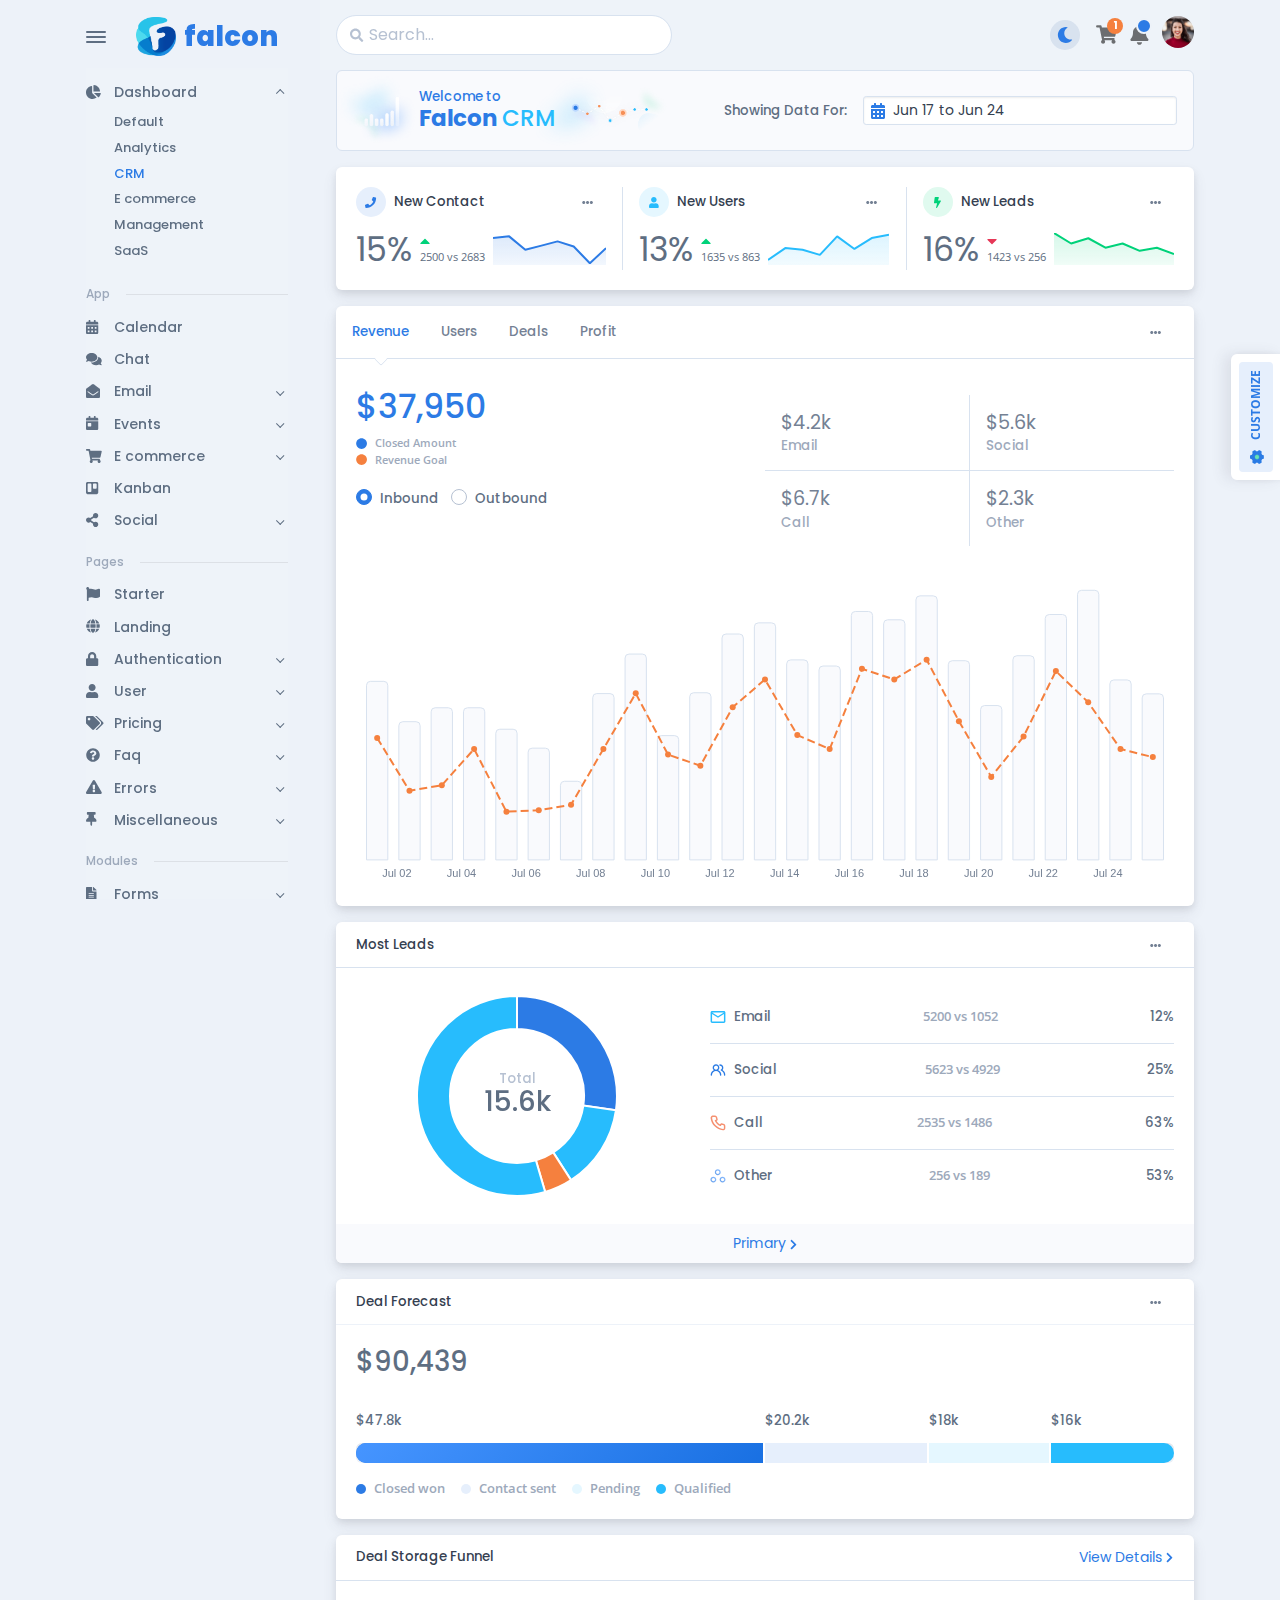
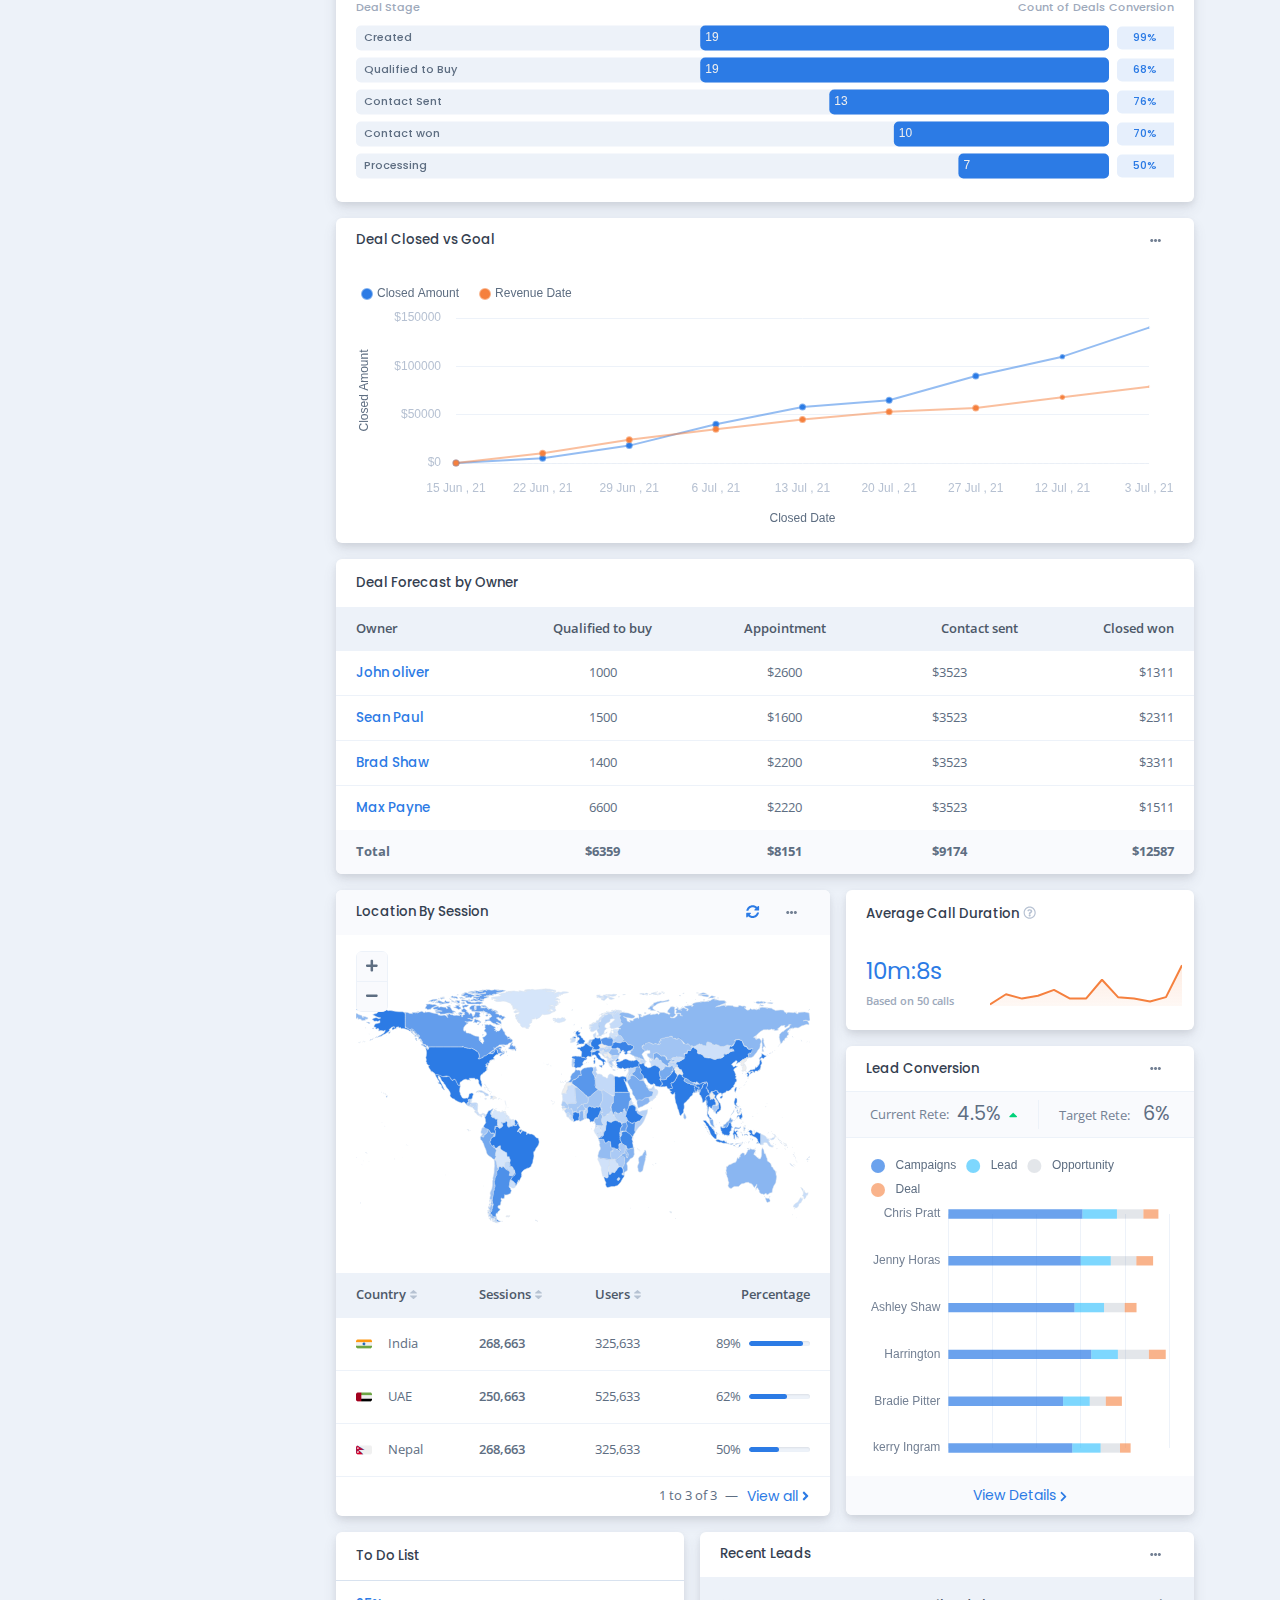
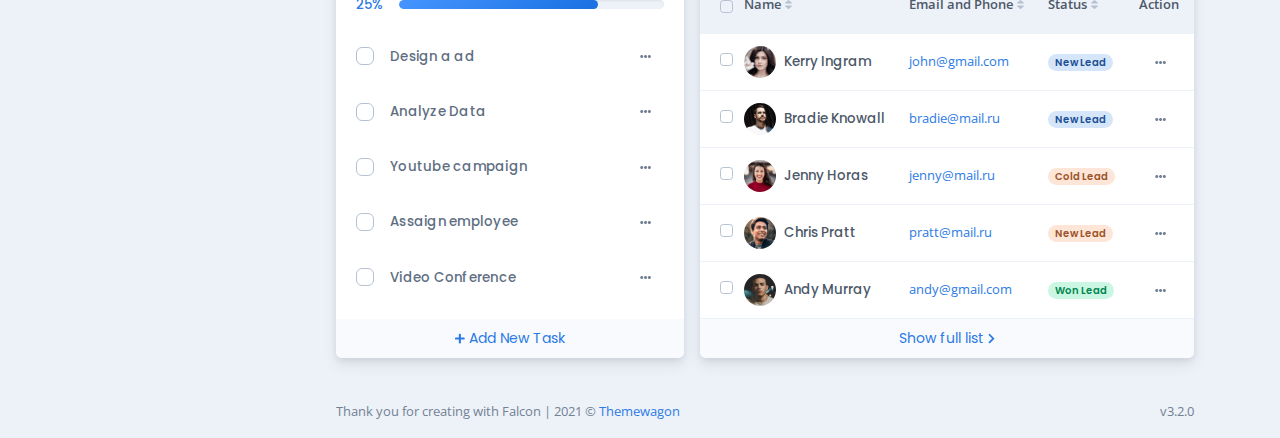
<file: public/dashboard/crm.html>
<!DOCTYPE html>
<html lang="en-US" dir="ltr">

  <head>
    <meta charset="utf-8">
    <meta http-equiv="X-UA-Compatible" content="IE=edge">
    <meta name="viewport" content="width=device-width, initial-scale=1">


    <!-- ===============================================-->
    <!--    Document Title-->
    <!-- ===============================================-->
    <title>Falcon | Dashboard &amp; Web App Template</title>


    <!-- ===============================================-->
    <!--    Favicons-->
    <!-- ===============================================-->
    <link rel="apple-touch-icon" sizes="180x180" href="../assets/img/favicons/apple-touch-icon.png">
    <link rel="icon" type="image/png" sizes="32x32" href="../assets/img/favicons/favicon-32x32.png">
    <link rel="icon" type="image/png" sizes="16x16" href="../assets/img/favicons/favicon-16x16.png">
    <link rel="shortcut icon" type="image/x-icon" href="../assets/img/favicons/favicon.ico">
    <link rel="manifest" href="../assets/img/favicons/manifest.json">
    <meta name="msapplication-TileImage" content="../assets/img/favicons/mstile-150x150.png">
    <meta name="theme-color" content="#ffffff">
    <script src="../assets/js/config.js"></script>
    <script src="../vendors/overlayscrollbars/OverlayScrollbars.min.js"></script>


    <!-- ===============================================-->
    <!--    Stylesheets-->
    <!-- ===============================================-->
    <link href="../vendors/leaflet/leaflet.css" rel="stylesheet">
    <link href="../vendors/leaflet.markercluster/MarkerCluster.css" rel="stylesheet">
    <link href="../vendors/leaflet.markercluster/MarkerCluster.Default.css" rel="stylesheet">
    <link href="../vendors/flatpickr/flatpickr.min.css" rel="stylesheet">
    <link rel="preconnect" href="https://fonts.gstatic.com">
    <link href="https://fonts.googleapis.com/css?family=Open+Sans:300,400,500,600,700%7cPoppins:300,400,500,600,700,800,900&amp;display=swap" rel="stylesheet">
    <link href="../vendors/overlayscrollbars/OverlayScrollbars.min.css" rel="stylesheet">
    <link href="../assets/css/theme-rtl.min.css" rel="stylesheet" id="style-rtl">
    <link href="../assets/css/theme.min.css" rel="stylesheet" id="style-default">
    <link href="../assets/css/user-rtl.min.css" rel="stylesheet" id="user-style-rtl">
    <link href="../assets/css/user.min.css" rel="stylesheet" id="user-style-default">
    <script>
      var isRTL = JSON.parse(localStorage.getItem('isRTL'));
      if (isRTL) {
        var linkDefault = document.getElementById('style-default');
        var userLinkDefault = document.getElementById('user-style-default');
        linkDefault.setAttribute('disabled', true);
        userLinkDefault.setAttribute('disabled', true);
        document.querySelector('html').setAttribute('dir', 'rtl');
      } else {
        var linkRTL = document.getElementById('style-rtl');
        var userLinkRTL = document.getElementById('user-style-rtl');
        linkRTL.setAttribute('disabled', true);
        userLinkRTL.setAttribute('disabled', true);
      }
    </script>
  </head>


  <body>

    <!-- ===============================================-->
    <!--    Main Content-->
    <!-- ===============================================-->
    <main class="main" id="top">
      <div class="container" data-layout="container">
        <script>
          var isFluid = JSON.parse(localStorage.getItem('isFluid'));
          if (isFluid) {
            var container = document.querySelector('[data-layout]');
            container.classList.remove('container');
            container.classList.add('container-fluid');
          }
        </script>
        <nav class="navbar navbar-light navbar-vertical navbar-expand-xl">
          <script>
            var navbarStyle = localStorage.getItem("navbarStyle");
            if (navbarStyle && navbarStyle !== 'transparent') {
              document.querySelector('.navbar-vertical').classList.add(`navbar-${navbarStyle}`);
            }
          </script>
          <div class="d-flex align-items-center">
            <div class="toggle-icon-wrapper">

              <button class="btn navbar-toggler-humburger-icon navbar-vertical-toggle" data-bs-toggle="tooltip" data-bs-placement="left" title="Toggle Navigation"><span class="navbar-toggle-icon"><span class="toggle-line"></span></span></button>

            </div><a class="navbar-brand" href="../index.html">
              <div class="d-flex align-items-center py-3"><img class="me-2" src="../assets/img/icons/spot-illustrations/falcon.png" alt="" width="40" /><span class="font-sans-serif">falcon</span>
              </div>
            </a>
          </div>
          <div class="collapse navbar-collapse" id="navbarVerticalCollapse">
            <div class="navbar-vertical-content scrollbar">
              <ul class="navbar-nav flex-column mb-3" id="navbarVerticalNav">
                <li class="nav-item">
                  <!-- parent pages--><a class="nav-link dropdown-indicator" href="#dashboard" role="button" data-bs-toggle="collapse" aria-expanded="true" aria-controls="dashboard">
                    <div class="d-flex align-items-center"><span class="nav-link-icon"><span class="fas fa-chart-pie"></span></span><span class="nav-link-text ps-1">Dashboard</span>
                    </div>
                  </a>
                  <ul class="nav collapse show" id="dashboard">
                    <li class="nav-item"><a class="nav-link" href="../index.html">
                        <div class="d-flex align-items-center"><span class="nav-link-text ps-1">Default</span>
                        </div>
                      </a>
                      <!-- more inner pages-->
                    </li>
                    <li class="nav-item"><a class="nav-link" href="../dashboard/analytics.html">
                        <div class="d-flex align-items-center"><span class="nav-link-text ps-1">Analytics</span>
                        </div>
                      </a>
                      <!-- more inner pages-->
                    </li>
                    <li class="nav-item"><a class="nav-link active" href="../dashboard/crm.html">
                        <div class="d-flex align-items-center"><span class="nav-link-text ps-1">CRM</span>
                        </div>
                      </a>
                      <!-- more inner pages-->
                    </li>
                    <li class="nav-item"><a class="nav-link" href="../dashboard/e-commerce.html">
                        <div class="d-flex align-items-center"><span class="nav-link-text ps-1">E commerce</span>
                        </div>
                      </a>
                      <!-- more inner pages-->
                    </li>
                    <li class="nav-item"><a class="nav-link" href="../dashboard/project-management.html">
                        <div class="d-flex align-items-center"><span class="nav-link-text ps-1">Management</span>
                        </div>
                      </a>
                      <!-- more inner pages-->
                    </li>
                    <li class="nav-item"><a class="nav-link" href="../dashboard/saas.html">
                        <div class="d-flex align-items-center"><span class="nav-link-text ps-1">SaaS</span>
                        </div>
                      </a>
                      <!-- more inner pages-->
                    </li>
                  </ul>
                </li>
                <li class="nav-item">
                  <!-- label-->
                  <div class="row navbar-vertical-label-wrapper mt-3 mb-2">
                    <div class="col-auto navbar-vertical-label">App
                    </div>
                    <div class="col ps-0">
                      <hr class="mb-0 navbar-vertical-divider" />
                    </div>
                  </div>
                  <!-- parent pages--><a class="nav-link" href="../app/calendar.html" role="button">
                    <div class="d-flex align-items-center"><span class="nav-link-icon"><span class="fas fa-calendar-alt"></span></span><span class="nav-link-text ps-1">Calendar</span>
                    </div>
                  </a>
                  <!-- parent pages--><a class="nav-link" href="../app/chat.html" role="button">
                    <div class="d-flex align-items-center"><span class="nav-link-icon"><span class="fas fa-comments"></span></span><span class="nav-link-text ps-1">Chat</span>
                    </div>
                  </a>
                  <!-- parent pages--><a class="nav-link dropdown-indicator" href="#email" role="button" data-bs-toggle="collapse" aria-expanded="false" aria-controls="email">
                    <div class="d-flex align-items-center"><span class="nav-link-icon"><span class="fas fa-envelope-open"></span></span><span class="nav-link-text ps-1">Email</span>
                    </div>
                  </a>
                  <ul class="nav collapse false" id="email">
                    <li class="nav-item"><a class="nav-link" href="../app/email/inbox.html">
                        <div class="d-flex align-items-center"><span class="nav-link-text ps-1">Inbox</span>
                        </div>
                      </a>
                      <!-- more inner pages-->
                    </li>
                    <li class="nav-item"><a class="nav-link" href="../app/email/email-detail.html">
                        <div class="d-flex align-items-center"><span class="nav-link-text ps-1">Email detail</span>
                        </div>
                      </a>
                      <!-- more inner pages-->
                    </li>
                    <li class="nav-item"><a class="nav-link" href="../app/email/compose.html">
                        <div class="d-flex align-items-center"><span class="nav-link-text ps-1">Compose</span>
                        </div>
                      </a>
                      <!-- more inner pages-->
                    </li>
                  </ul>
                  <!-- parent pages--><a class="nav-link dropdown-indicator" href="#events" role="button" data-bs-toggle="collapse" aria-expanded="false" aria-controls="events">
                    <div class="d-flex align-items-center"><span class="nav-link-icon"><span class="fas fa-calendar-day"></span></span><span class="nav-link-text ps-1">Events</span>
                    </div>
                  </a>
                  <ul class="nav collapse false" id="events">
                    <li class="nav-item"><a class="nav-link" href="../app/events/create-an-event.html">
                        <div class="d-flex align-items-center"><span class="nav-link-text ps-1">Create an event</span>
                        </div>
                      </a>
                      <!-- more inner pages-->
                    </li>
                    <li class="nav-item"><a class="nav-link" href="../app/events/event-detail.html">
                        <div class="d-flex align-items-center"><span class="nav-link-text ps-1">Event detail</span>
                        </div>
                      </a>
                      <!-- more inner pages-->
                    </li>
                    <li class="nav-item"><a class="nav-link" href="../app/events/event-list.html">
                        <div class="d-flex align-items-center"><span class="nav-link-text ps-1">Event list</span>
                        </div>
                      </a>
                      <!-- more inner pages-->
                    </li>
                  </ul>
                  <!-- parent pages--><a class="nav-link dropdown-indicator" href="#e-commerce" role="button" data-bs-toggle="collapse" aria-expanded="false" aria-controls="e-commerce">
                    <div class="d-flex align-items-center"><span class="nav-link-icon"><span class="fas fa-shopping-cart"></span></span><span class="nav-link-text ps-1">E commerce</span>
                    </div>
                  </a>
                  <ul class="nav collapse false" id="e-commerce">
                    <li class="nav-item"><a class="nav-link dropdown-indicator" href="#product" data-bs-toggle="collapse" aria-expanded="false" aria-controls="e-commerce">
                        <div class="d-flex align-items-center"><span class="nav-link-text ps-1">Product</span>
                        </div>
                      </a>
                      <!-- more inner pages-->
                      <ul class="nav collapse false" id="product">
                        <li class="nav-item"><a class="nav-link" href="../app/e-commerce/product/product-list.html">
                            <div class="d-flex align-items-center"><span class="nav-link-text ps-1">Product list</span>
                            </div>
                          </a>
                          <!-- more inner pages-->
                        </li>
                        <li class="nav-item"><a class="nav-link" href="../app/e-commerce/product/product-grid.html">
                            <div class="d-flex align-items-center"><span class="nav-link-text ps-1">Product grid</span>
                            </div>
                          </a>
                          <!-- more inner pages-->
                        </li>
                        <li class="nav-item"><a class="nav-link" href="../app/e-commerce/product/product-details.html">
                            <div class="d-flex align-items-center"><span class="nav-link-text ps-1">Product details</span>
                            </div>
                          </a>
                          <!-- more inner pages-->
                        </li>
                      </ul>
                    </li>
                    <li class="nav-item"><a class="nav-link dropdown-indicator" href="#orders" data-bs-toggle="collapse" aria-expanded="false" aria-controls="e-commerce">
                        <div class="d-flex align-items-center"><span class="nav-link-text ps-1">Orders</span>
                        </div>
                      </a>
                      <!-- more inner pages-->
                      <ul class="nav collapse false" id="orders">
                        <li class="nav-item"><a class="nav-link" href="../app/e-commerce/orders/order-list.html">
                            <div class="d-flex align-items-center"><span class="nav-link-text ps-1">Order list</span>
                            </div>
                          </a>
                          <!-- more inner pages-->
                        </li>
                        <li class="nav-item"><a class="nav-link" href="../app/e-commerce/orders/order-details.html">
                            <div class="d-flex align-items-center"><span class="nav-link-text ps-1">Order details</span>
                            </div>
                          </a>
                          <!-- more inner pages-->
                        </li>
                      </ul>
                    </li>
                    <li class="nav-item"><a class="nav-link" href="../app/e-commerce/customers.html">
                        <div class="d-flex align-items-center"><span class="nav-link-text ps-1">Customers</span>
                        </div>
                      </a>
                      <!-- more inner pages-->
                    </li>
                    <li class="nav-item"><a class="nav-link" href="../app/e-commerce/customer-details.html">
                        <div class="d-flex align-items-center"><span class="nav-link-text ps-1">Customer details</span>
                        </div>
                      </a>
                      <!-- more inner pages-->
                    </li>
                    <li class="nav-item"><a class="nav-link" href="../app/e-commerce/shopping-cart.html">
                        <div class="d-flex align-items-center"><span class="nav-link-text ps-1">Shopping cart</span>
                        </div>
                      </a>
                      <!-- more inner pages-->
                    </li>
                    <li class="nav-item"><a class="nav-link" href="../app/e-commerce/checkout.html">
                        <div class="d-flex align-items-center"><span class="nav-link-text ps-1">Checkout</span>
                        </div>
                      </a>
                      <!-- more inner pages-->
                    </li>
                    <li class="nav-item"><a class="nav-link" href="../app/e-commerce/billing.html">
                        <div class="d-flex align-items-center"><span class="nav-link-text ps-1">Billing</span>
                        </div>
                      </a>
                      <!-- more inner pages-->
                    </li>
                    <li class="nav-item"><a class="nav-link" href="../app/e-commerce/invoice.html">
                        <div class="d-flex align-items-center"><span class="nav-link-text ps-1">Invoice</span>
                        </div>
                      </a>
                      <!-- more inner pages-->
                    </li>
                  </ul>
                  <!-- parent pages--><a class="nav-link" href="../app/kanban.html" role="button">
                    <div class="d-flex align-items-center"><span class="nav-link-icon"><span class="fab fa-trello"></span></span><span class="nav-link-text ps-1">Kanban</span>
                    </div>
                  </a>
                  <!-- parent pages--><a class="nav-link dropdown-indicator" href="#social" role="button" data-bs-toggle="collapse" aria-expanded="false" aria-controls="social">
                    <div class="d-flex align-items-center"><span class="nav-link-icon"><span class="fas fa-share-alt"></span></span><span class="nav-link-text ps-1">Social</span>
                    </div>
                  </a>
                  <ul class="nav collapse false" id="social">
                    <li class="nav-item"><a class="nav-link" href="../app/social/feed.html">
                        <div class="d-flex align-items-center"><span class="nav-link-text ps-1">Feed</span>
                        </div>
                      </a>
                      <!-- more inner pages-->
                    </li>
                    <li class="nav-item"><a class="nav-link" href="../app/social/activity-log.html">
                        <div class="d-flex align-items-center"><span class="nav-link-text ps-1">Activity log</span>
                        </div>
                      </a>
                      <!-- more inner pages-->
                    </li>
                    <li class="nav-item"><a class="nav-link" href="../app/social/notifications.html">
                        <div class="d-flex align-items-center"><span class="nav-link-text ps-1">Notifications</span>
                        </div>
                      </a>
                      <!-- more inner pages-->
                    </li>
                    <li class="nav-item"><a class="nav-link" href="../app/social/followers.html">
                        <div class="d-flex align-items-center"><span class="nav-link-text ps-1">Followers</span>
                        </div>
                      </a>
                      <!-- more inner pages-->
                    </li>
                  </ul>
                </li>
                <li class="nav-item">
                  <!-- label-->
                  <div class="row navbar-vertical-label-wrapper mt-3 mb-2">
                    <div class="col-auto navbar-vertical-label">Pages
                    </div>
                    <div class="col ps-0">
                      <hr class="mb-0 navbar-vertical-divider" />
                    </div>
                  </div>
                  <!-- parent pages--><a class="nav-link" href="../pages/starter.html" role="button">
                    <div class="d-flex align-items-center"><span class="nav-link-icon"><span class="fas fa-flag"></span></span><span class="nav-link-text ps-1">Starter</span>
                    </div>
                  </a>
                  <!-- parent pages--><a class="nav-link" href="../pages/landing.html" role="button">
                    <div class="d-flex align-items-center"><span class="nav-link-icon"><span class="fas fa-globe"></span></span><span class="nav-link-text ps-1">Landing</span>
                    </div>
                  </a>
                  <!-- parent pages--><a class="nav-link dropdown-indicator" href="#authentication" role="button" data-bs-toggle="collapse" aria-expanded="false" aria-controls="authentication">
                    <div class="d-flex align-items-center"><span class="nav-link-icon"><span class="fas fa-lock"></span></span><span class="nav-link-text ps-1">Authentication</span>
                    </div>
                  </a>
                  <ul class="nav collapse false" id="authentication">
                    <li class="nav-item"><a class="nav-link dropdown-indicator" href="#simple" data-bs-toggle="collapse" aria-expanded="false" aria-controls="authentication">
                        <div class="d-flex align-items-center"><span class="nav-link-text ps-1">Simple</span>
                        </div>
                      </a>
                      <!-- more inner pages-->
                      <ul class="nav collapse false" id="simple">
                        <li class="nav-item"><a class="nav-link" href="../pages/authentication/simple/login.html">
                            <div class="d-flex align-items-center"><span class="nav-link-text ps-1">Login</span>
                            </div>
                          </a>
                          <!-- more inner pages-->
                        </li>
                        <li class="nav-item"><a class="nav-link" href="../pages/authentication/simple/logout.html">
                            <div class="d-flex align-items-center"><span class="nav-link-text ps-1">Logout</span>
                            </div>
                          </a>
                          <!-- more inner pages-->
                        </li>
                        <li class="nav-item"><a class="nav-link" href="../pages/authentication/simple/register.html">
                            <div class="d-flex align-items-center"><span class="nav-link-text ps-1">Register</span>
                            </div>
                          </a>
                          <!-- more inner pages-->
                        </li>
                        <li class="nav-item"><a class="nav-link" href="../pages/authentication/simple/forgot-password.html">
                            <div class="d-flex align-items-center"><span class="nav-link-text ps-1">Forgot password</span>
                            </div>
                          </a>
                          <!-- more inner pages-->
                        </li>
                        <li class="nav-item"><a class="nav-link" href="../pages/authentication/simple/confirm-mail.html">
                            <div class="d-flex align-items-center"><span class="nav-link-text ps-1">Confirm mail</span>
                            </div>
                          </a>
                          <!-- more inner pages-->
                        </li>
                        <li class="nav-item"><a class="nav-link" href="../pages/authentication/simple/reset-password.html">
                            <div class="d-flex align-items-center"><span class="nav-link-text ps-1">Reset password</span>
                            </div>
                          </a>
                          <!-- more inner pages-->
                        </li>
                        <li class="nav-item"><a class="nav-link" href="../pages/authentication/simple/lock-screen.html">
                            <div class="d-flex align-items-center"><span class="nav-link-text ps-1">Lock screen</span>
                            </div>
                          </a>
                          <!-- more inner pages-->
                        </li>
                      </ul>
                    </li>
                    <li class="nav-item"><a class="nav-link dropdown-indicator" href="#card" data-bs-toggle="collapse" aria-expanded="false" aria-controls="authentication">
                        <div class="d-flex align-items-center"><span class="nav-link-text ps-1">Card</span>
                        </div>
                      </a>
                      <!-- more inner pages-->
                      <ul class="nav collapse false" id="card">
                        <li class="nav-item"><a class="nav-link" href="../pages/authentication/card/login.html">
                            <div class="d-flex align-items-center"><span class="nav-link-text ps-1">Login</span>
                            </div>
                          </a>
                          <!-- more inner pages-->
                        </li>
                        <li class="nav-item"><a class="nav-link" href="../pages/authentication/card/logout.html">
                            <div class="d-flex align-items-center"><span class="nav-link-text ps-1">Logout</span>
                            </div>
                          </a>
                          <!-- more inner pages-->
                        </li>
                        <li class="nav-item"><a class="nav-link" href="../pages/authentication/card/register.html">
                            <div class="d-flex align-items-center"><span class="nav-link-text ps-1">Register</span>
                            </div>
                          </a>
                          <!-- more inner pages-->
                        </li>
                        <li class="nav-item"><a class="nav-link" href="../pages/authentication/card/forgot-password.html">
                            <div class="d-flex align-items-center"><span class="nav-link-text ps-1">Forgot password</span>
                            </div>
                          </a>
                          <!-- more inner pages-->
                        </li>
                        <li class="nav-item"><a class="nav-link" href="../pages/authentication/card/confirm-mail.html">
                            <div class="d-flex align-items-center"><span class="nav-link-text ps-1">Confirm mail</span>
                            </div>
                          </a>
                          <!-- more inner pages-->
                        </li>
                        <li class="nav-item"><a class="nav-link" href="../pages/authentication/card/reset-password.html">
                            <div class="d-flex align-items-center"><span class="nav-link-text ps-1">Reset password</span>
                            </div>
                          </a>
                          <!-- more inner pages-->
                        </li>
                        <li class="nav-item"><a class="nav-link" href="../pages/authentication/card/lock-screen.html">
                            <div class="d-flex align-items-center"><span class="nav-link-text ps-1">Lock screen</span>
                            </div>
                          </a>
                          <!-- more inner pages-->
                        </li>
                      </ul>
                    </li>
                    <li class="nav-item"><a class="nav-link dropdown-indicator" href="#split" data-bs-toggle="collapse" aria-expanded="false" aria-controls="authentication">
                        <div class="d-flex align-items-center"><span class="nav-link-text ps-1">Split</span>
                        </div>
                      </a>
                      <!-- more inner pages-->
                      <ul class="nav collapse false" id="split">
                        <li class="nav-item"><a class="nav-link" href="../pages/authentication/split/login.html">
                            <div class="d-flex align-items-center"><span class="nav-link-text ps-1">Login</span>
                            </div>
                          </a>
                          <!-- more inner pages-->
                        </li>
                        <li class="nav-item"><a class="nav-link" href="../pages/authentication/split/logout.html">
                            <div class="d-flex align-items-center"><span class="nav-link-text ps-1">Logout</span>
                            </div>
                          </a>
                          <!-- more inner pages-->
                        </li>
                        <li class="nav-item"><a class="nav-link" href="../pages/authentication/split/register.html">
                            <div class="d-flex align-items-center"><span class="nav-link-text ps-1">Register</span>
                            </div>
                          </a>
                          <!-- more inner pages-->
                        </li>
                        <li class="nav-item"><a class="nav-link" href="../pages/authentication/split/forgot-password.html">
                            <div class="d-flex align-items-center"><span class="nav-link-text ps-1">Forgot password</span>
                            </div>
                          </a>
                          <!-- more inner pages-->
                        </li>
                        <li class="nav-item"><a class="nav-link" href="../pages/authentication/split/confirm-mail.html">
                            <div class="d-flex align-items-center"><span class="nav-link-text ps-1">Confirm mail</span>
                            </div>
                          </a>
                          <!-- more inner pages-->
                        </li>
                        <li class="nav-item"><a class="nav-link" href="../pages/authentication/split/reset-password.html">
                            <div class="d-flex align-items-center"><span class="nav-link-text ps-1">Reset password</span>
                            </div>
                          </a>
                          <!-- more inner pages-->
                        </li>
                        <li class="nav-item"><a class="nav-link" href="../pages/authentication/split/lock-screen.html">
                            <div class="d-flex align-items-center"><span class="nav-link-text ps-1">Lock screen</span>
                            </div>
                          </a>
                          <!-- more inner pages-->
                        </li>
                      </ul>
                    </li>
                    <li class="nav-item"><a class="nav-link" href="../pages/authentication/wizard.html">
                        <div class="d-flex align-items-center"><span class="nav-link-text ps-1">Wizard</span>
                        </div>
                      </a>
                      <!-- more inner pages-->
                    </li>
                    <li class="nav-item"><a class="nav-link" href="../#authentication-modal" data-bs-toggle="modal">
                        <div class="d-flex align-items-center"><span class="nav-link-text ps-1">Modal</span>
                        </div>
                      </a>
                      <!-- more inner pages-->
                    </li>
                  </ul>
                  <!-- parent pages--><a class="nav-link dropdown-indicator" href="#user" role="button" data-bs-toggle="collapse" aria-expanded="false" aria-controls="user">
                    <div class="d-flex align-items-center"><span class="nav-link-icon"><span class="fas fa-user"></span></span><span class="nav-link-text ps-1">User</span>
                    </div>
                  </a>
                  <ul class="nav collapse false" id="user">
                    <li class="nav-item"><a class="nav-link" href="../pages/user/profile.html">
                        <div class="d-flex align-items-center"><span class="nav-link-text ps-1">Profile</span>
                        </div>
                      </a>
                      <!-- more inner pages-->
                    </li>
                    <li class="nav-item"><a class="nav-link" href="../pages/user/settings.html">
                        <div class="d-flex align-items-center"><span class="nav-link-text ps-1">Settings</span>
                        </div>
                      </a>
                      <!-- more inner pages-->
                    </li>
                  </ul>
                  <!-- parent pages--><a class="nav-link dropdown-indicator" href="#pricing" role="button" data-bs-toggle="collapse" aria-expanded="false" aria-controls="pricing">
                    <div class="d-flex align-items-center"><span class="nav-link-icon"><span class="fas fa-tags"></span></span><span class="nav-link-text ps-1">Pricing</span>
                    </div>
                  </a>
                  <ul class="nav collapse false" id="pricing">
                    <li class="nav-item"><a class="nav-link" href="../pages/pricing/pricing-default.html">
                        <div class="d-flex align-items-center"><span class="nav-link-text ps-1">Pricing default</span>
                        </div>
                      </a>
                      <!-- more inner pages-->
                    </li>
                    <li class="nav-item"><a class="nav-link" href="../pages/pricing/pricing-alt.html">
                        <div class="d-flex align-items-center"><span class="nav-link-text ps-1">Pricing alt</span>
                        </div>
                      </a>
                      <!-- more inner pages-->
                    </li>
                  </ul>
                  <!-- parent pages--><a class="nav-link dropdown-indicator" href="#faq" role="button" data-bs-toggle="collapse" aria-expanded="false" aria-controls="faq">
                    <div class="d-flex align-items-center"><span class="nav-link-icon"><span class="fas fa-question-circle"></span></span><span class="nav-link-text ps-1">Faq</span>
                    </div>
                  </a>
                  <ul class="nav collapse false" id="faq">
                    <li class="nav-item"><a class="nav-link" href="../pages/faq/faq-basic.html">
                        <div class="d-flex align-items-center"><span class="nav-link-text ps-1">Faq basic</span>
                        </div>
                      </a>
                      <!-- more inner pages-->
                    </li>
                    <li class="nav-item"><a class="nav-link" href="../pages/faq/faq-alt.html">
                        <div class="d-flex align-items-center"><span class="nav-link-text ps-1">Faq alt</span>
                        </div>
                      </a>
                      <!-- more inner pages-->
                    </li>
                    <li class="nav-item"><a class="nav-link" href="../pages/faq/faq-accordion.html">
                        <div class="d-flex align-items-center"><span class="nav-link-text ps-1">Faq accordion</span>
                        </div>
                      </a>
                      <!-- more inner pages-->
                    </li>
                  </ul>
                  <!-- parent pages--><a class="nav-link dropdown-indicator" href="#errors" role="button" data-bs-toggle="collapse" aria-expanded="false" aria-controls="errors">
                    <div class="d-flex align-items-center"><span class="nav-link-icon"><span class="fas fa-exclamation-triangle"></span></span><span class="nav-link-text ps-1">Errors</span>
                    </div>
                  </a>
                  <ul class="nav collapse false" id="errors">
                    <li class="nav-item"><a class="nav-link" href="../pages/errors/404.html">
                        <div class="d-flex align-items-center"><span class="nav-link-text ps-1">404</span>
                        </div>
                      </a>
                      <!-- more inner pages-->
                    </li>
                    <li class="nav-item"><a class="nav-link" href="../pages/errors/500.html">
                        <div class="d-flex align-items-center"><span class="nav-link-text ps-1">500</span>
                        </div>
                      </a>
                      <!-- more inner pages-->
                    </li>
                  </ul>
                  <!-- parent pages--><a class="nav-link dropdown-indicator" href="#miscellaneous" role="button" data-bs-toggle="collapse" aria-expanded="false" aria-controls="miscellaneous">
                    <div class="d-flex align-items-center"><span class="nav-link-icon"><span class="fas fa-thumbtack"></span></span><span class="nav-link-text ps-1">Miscellaneous</span>
                    </div>
                  </a>
                  <ul class="nav collapse false" id="miscellaneous">
                    <li class="nav-item"><a class="nav-link" href="../pages/miscellaneous/associations.html">
                        <div class="d-flex align-items-center"><span class="nav-link-text ps-1">Associations</span>
                        </div>
                      </a>
                      <!-- more inner pages-->
                    </li>
                    <li class="nav-item"><a class="nav-link" href="../pages/miscellaneous/invite-people.html">
                        <div class="d-flex align-items-center"><span class="nav-link-text ps-1">Invite people</span>
                        </div>
                      </a>
                      <!-- more inner pages-->
                    </li>
                    <li class="nav-item"><a class="nav-link" href="../pages/miscellaneous/privacy-policy.html">
                        <div class="d-flex align-items-center"><span class="nav-link-text ps-1">Privacy policy</span>
                        </div>
                      </a>
                      <!-- more inner pages-->
                    </li>
                  </ul>
                </li>
                <li class="nav-item">
                  <!-- label-->
                  <div class="row navbar-vertical-label-wrapper mt-3 mb-2">
                    <div class="col-auto navbar-vertical-label">Modules
                    </div>
                    <div class="col ps-0">
                      <hr class="mb-0 navbar-vertical-divider" />
                    </div>
                  </div>
                  <!-- parent pages--><a class="nav-link dropdown-indicator" href="#forms" role="button" data-bs-toggle="collapse" aria-expanded="false" aria-controls="forms">
                    <div class="d-flex align-items-center"><span class="nav-link-icon"><span class="fas fa-file-alt"></span></span><span class="nav-link-text ps-1">Forms</span>
                    </div>
                  </a>
                  <ul class="nav collapse false" id="forms">
                    <li class="nav-item"><a class="nav-link dropdown-indicator" href="#basic" data-bs-toggle="collapse" aria-expanded="false" aria-controls="forms">
                        <div class="d-flex align-items-center"><span class="nav-link-text ps-1">Basic</span>
                        </div>
                      </a>
                      <!-- more inner pages-->
                      <ul class="nav collapse false" id="basic">
                        <li class="nav-item"><a class="nav-link" href="../modules/forms/basic/form-control.html">
                            <div class="d-flex align-items-center"><span class="nav-link-text ps-1">Form control</span>
                            </div>
                          </a>
                          <!-- more inner pages-->
                        </li>
                        <li class="nav-item"><a class="nav-link" href="../modules/forms/basic/input-group.html">
                            <div class="d-flex align-items-center"><span class="nav-link-text ps-1">Input group</span>
                            </div>
                          </a>
                          <!-- more inner pages-->
                        </li>
                        <li class="nav-item"><a class="nav-link" href="../modules/forms/basic/select.html">
                            <div class="d-flex align-items-center"><span class="nav-link-text ps-1">Select</span>
                            </div>
                          </a>
                          <!-- more inner pages-->
                        </li>
                        <li class="nav-item"><a class="nav-link" href="../modules/forms/basic/checks.html">
                            <div class="d-flex align-items-center"><span class="nav-link-text ps-1">Checks</span>
                            </div>
                          </a>
                          <!-- more inner pages-->
                        </li>
                        <li class="nav-item"><a class="nav-link" href="../modules/forms/basic/range.html">
                            <div class="d-flex align-items-center"><span class="nav-link-text ps-1">Range</span>
                            </div>
                          </a>
                          <!-- more inner pages-->
                        </li>
                        <li class="nav-item"><a class="nav-link" href="../modules/forms/basic/layout.html">
                            <div class="d-flex align-items-center"><span class="nav-link-text ps-1">Layout</span>
                            </div>
                          </a>
                          <!-- more inner pages-->
                        </li>
                      </ul>
                    </li>
                    <li class="nav-item"><a class="nav-link dropdown-indicator" href="#advance" data-bs-toggle="collapse" aria-expanded="false" aria-controls="forms">
                        <div class="d-flex align-items-center"><span class="nav-link-text ps-1">Advance</span>
                        </div>
                      </a>
                      <!-- more inner pages-->
                      <ul class="nav collapse false" id="advance">
                        <li class="nav-item"><a class="nav-link" href="../modules/forms/advance/advance-select.html">
                            <div class="d-flex align-items-center"><span class="nav-link-text ps-1">Advance select</span>
                            </div>
                          </a>
                          <!-- more inner pages-->
                        </li>
                        <li class="nav-item"><a class="nav-link" href="../modules/forms/advance/date-picker.html">
                            <div class="d-flex align-items-center"><span class="nav-link-text ps-1">Date picker</span>
                            </div>
                          </a>
                          <!-- more inner pages-->
                        </li>
                        <li class="nav-item"><a class="nav-link" href="../modules/forms/advance/editor.html">
                            <div class="d-flex align-items-center"><span class="nav-link-text ps-1">Editor</span>
                            </div>
                          </a>
                          <!-- more inner pages-->
                        </li>
                        <li class="nav-item"><a class="nav-link" href="../modules/forms/advance/emoji-button.html">
                            <div class="d-flex align-items-center"><span class="nav-link-text ps-1">Emoji button</span>
                            </div>
                          </a>
                          <!-- more inner pages-->
                        </li>
                        <li class="nav-item"><a class="nav-link" href="../modules/forms/advance/file-uploader.html">
                            <div class="d-flex align-items-center"><span class="nav-link-text ps-1">File uploader</span>
                            </div>
                          </a>
                          <!-- more inner pages-->
                        </li>
                        <li class="nav-item"><a class="nav-link" href="../modules/forms/advance/rating.html">
                            <div class="d-flex align-items-center"><span class="nav-link-text ps-1">Rating</span>
                            </div>
                          </a>
                          <!-- more inner pages-->
                        </li>
                      </ul>
                    </li>
                    <li class="nav-item"><a class="nav-link" href="../modules/forms/floating-labels.html">
                        <div class="d-flex align-items-center"><span class="nav-link-text ps-1">Floating labels</span>
                        </div>
                      </a>
                      <!-- more inner pages-->
                    </li>
                    <li class="nav-item"><a class="nav-link" href="../modules/forms/wizard.html">
                        <div class="d-flex align-items-center"><span class="nav-link-text ps-1">Wizard</span>
                        </div>
                      </a>
                      <!-- more inner pages-->
                    </li>
                    <li class="nav-item"><a class="nav-link" href="../modules/forms/validation.html">
                        <div class="d-flex align-items-center"><span class="nav-link-text ps-1">Validation</span>
                        </div>
                      </a>
                      <!-- more inner pages-->
                    </li>
                  </ul>
                  <!-- parent pages--><a class="nav-link dropdown-indicator" href="#tables" role="button" data-bs-toggle="collapse" aria-expanded="false" aria-controls="tables">
                    <div class="d-flex align-items-center"><span class="nav-link-icon"><span class="fas fa-table"></span></span><span class="nav-link-text ps-1">Tables</span>
                    </div>
                  </a>
                  <ul class="nav collapse false" id="tables">
                    <li class="nav-item"><a class="nav-link" href="../modules/tables/basic-tables.html">
                        <div class="d-flex align-items-center"><span class="nav-link-text ps-1">Basic tables</span>
                        </div>
                      </a>
                      <!-- more inner pages-->
                    </li>
                    <li class="nav-item"><a class="nav-link" href="../modules/tables/advance-tables.html">
                        <div class="d-flex align-items-center"><span class="nav-link-text ps-1">Advance tables</span>
                        </div>
                      </a>
                      <!-- more inner pages-->
                    </li>
                    <li class="nav-item"><a class="nav-link" href="../modules/tables/bulk-select.html">
                        <div class="d-flex align-items-center"><span class="nav-link-text ps-1">Bulk select</span>
                        </div>
                      </a>
                      <!-- more inner pages-->
                    </li>
                  </ul>
                  <!-- parent pages--><a class="nav-link dropdown-indicator" href="#charts" role="button" data-bs-toggle="collapse" aria-expanded="false" aria-controls="charts">
                    <div class="d-flex align-items-center"><span class="nav-link-icon"><span class="fas fa-chart-line"></span></span><span class="nav-link-text ps-1">Charts</span>
                    </div>
                  </a>
                  <ul class="nav collapse false" id="charts">
                    <li class="nav-item"><a class="nav-link" href="../modules/charts/chartjs.html">
                        <div class="d-flex align-items-center"><span class="nav-link-text ps-1">Chartjs</span>
                        </div>
                      </a>
                      <!-- more inner pages-->
                    </li>
                    <li class="nav-item"><a class="nav-link dropdown-indicator" href="#eCharts" data-bs-toggle="collapse" aria-expanded="false" aria-controls="charts">
                        <div class="d-flex align-items-center"><span class="nav-link-text ps-1">ECharts</span>
                        </div>
                      </a>
                      <!-- more inner pages-->
                      <ul class="nav collapse false" id="eCharts">
                        <li class="nav-item"><a class="nav-link" href="../modules/charts/echarts/line-charts.html">
                            <div class="d-flex align-items-center"><span class="nav-link-text ps-1">Line charts</span>
                            </div>
                          </a>
                          <!-- more inner pages-->
                        </li>
                        <li class="nav-item"><a class="nav-link" href="../modules/charts/echarts/bar-charts.html">
                            <div class="d-flex align-items-center"><span class="nav-link-text ps-1">Bar charts</span>
                            </div>
                          </a>
                          <!-- more inner pages-->
                        </li>
                        <li class="nav-item"><a class="nav-link" href="../modules/charts/echarts/candlestick-charts.html">
                            <div class="d-flex align-items-center"><span class="nav-link-text ps-1">Candlestick charts</span>
                            </div>
                          </a>
                          <!-- more inner pages-->
                        </li>
                        <li class="nav-item"><a class="nav-link" href="../modules/charts/echarts/geo-map.html">
                            <div class="d-flex align-items-center"><span class="nav-link-text ps-1">Geo map</span>
                            </div>
                          </a>
                          <!-- more inner pages-->
                        </li>
                        <li class="nav-item"><a class="nav-link" href="../modules/charts/echarts/scatter-charts.html">
                            <div class="d-flex align-items-center"><span class="nav-link-text ps-1">Scatter charts</span>
                            </div>
                          </a>
                          <!-- more inner pages-->
                        </li>
                        <li class="nav-item"><a class="nav-link" href="../modules/charts/echarts/pie-charts.html">
                            <div class="d-flex align-items-center"><span class="nav-link-text ps-1">Pie charts</span>
                            </div>
                          </a>
                          <!-- more inner pages-->
                        </li>
                        <li class="nav-item"><a class="nav-link" href="../modules/charts/echarts/radar-charts.html">
                            <div class="d-flex align-items-center"><span class="nav-link-text ps-1">Radar charts</span>
                            </div>
                          </a>
                          <!-- more inner pages-->
                        </li>
                        <li class="nav-item"><a class="nav-link" href="../modules/charts/echarts/heatmap-charts.html">
                            <div class="d-flex align-items-center"><span class="nav-link-text ps-1">Heatmap charts</span>
                            </div>
                          </a>
                          <!-- more inner pages-->
                        </li>
                        <li class="nav-item"><a class="nav-link" href="../modules/charts/echarts/how-to-use.html">
                            <div class="d-flex align-items-center"><span class="nav-link-text ps-1">How to use</span>
                            </div>
                          </a>
                          <!-- more inner pages-->
                        </li>
                      </ul>
                    </li>
                  </ul>
                  <!-- parent pages--><a class="nav-link dropdown-indicator" href="#icons" role="button" data-bs-toggle="collapse" aria-expanded="false" aria-controls="icons">
                    <div class="d-flex align-items-center"><span class="nav-link-icon"><span class="fas fa-shapes"></span></span><span class="nav-link-text ps-1">Icons</span>
                    </div>
                  </a>
                  <ul class="nav collapse false" id="icons">
                    <li class="nav-item"><a class="nav-link" href="../modules/icons/font-awesome.html">
                        <div class="d-flex align-items-center"><span class="nav-link-text ps-1">Font awesome</span>
                        </div>
                      </a>
                      <!-- more inner pages-->
                    </li>
                    <li class="nav-item"><a class="nav-link" href="../modules/icons/bootstrap-icons.html">
                        <div class="d-flex align-items-center"><span class="nav-link-text ps-1">Bootstrap icons</span>
                        </div>
                      </a>
                      <!-- more inner pages-->
                    </li>
                    <li class="nav-item"><a class="nav-link" href="../modules/icons/feather.html">
                        <div class="d-flex align-items-center"><span class="nav-link-text ps-1">Feather</span>
                        </div>
                      </a>
                      <!-- more inner pages-->
                    </li>
                    <li class="nav-item"><a class="nav-link" href="../modules/icons/material-icons.html">
                        <div class="d-flex align-items-center"><span class="nav-link-text ps-1">Material icons</span>
                        </div>
                      </a>
                      <!-- more inner pages-->
                    </li>
                  </ul>
                  <!-- parent pages--><a class="nav-link dropdown-indicator" href="#maps" role="button" data-bs-toggle="collapse" aria-expanded="false" aria-controls="maps">
                    <div class="d-flex align-items-center"><span class="nav-link-icon"><span class="fas fa-map"></span></span><span class="nav-link-text ps-1">Maps</span>
                    </div>
                  </a>
                  <ul class="nav collapse false" id="maps">
                    <li class="nav-item"><a class="nav-link" href="../modules/maps/google-map.html">
                        <div class="d-flex align-items-center"><span class="nav-link-text ps-1">Google map</span>
                        </div>
                      </a>
                      <!-- more inner pages-->
                    </li>
                    <li class="nav-item"><a class="nav-link" href="../modules/maps/leaflet-map.html">
                        <div class="d-flex align-items-center"><span class="nav-link-text ps-1">Leaflet map</span>
                        </div>
                      </a>
                      <!-- more inner pages-->
                    </li>
                  </ul>
                  <!-- parent pages--><a class="nav-link dropdown-indicator" href="#components" role="button" data-bs-toggle="collapse" aria-expanded="false" aria-controls="components">
                    <div class="d-flex align-items-center"><span class="nav-link-icon"><span class="fas fa-puzzle-piece"></span></span><span class="nav-link-text ps-1">Components</span>
                    </div>
                  </a>
                  <ul class="nav collapse false" id="components">
                    <li class="nav-item"><a class="nav-link" href="../modules/components/accordion.html">
                        <div class="d-flex align-items-center"><span class="nav-link-text ps-1">Accordion</span>
                        </div>
                      </a>
                      <!-- more inner pages-->
                    </li>
                    <li class="nav-item"><a class="nav-link" href="../modules/components/alerts.html">
                        <div class="d-flex align-items-center"><span class="nav-link-text ps-1">Alerts</span>
                        </div>
                      </a>
                      <!-- more inner pages-->
                    </li>
                    <li class="nav-item"><a class="nav-link" href="../modules/components/anchor.html">
                        <div class="d-flex align-items-center"><span class="nav-link-text ps-1">Anchor</span>
                        </div>
                      </a>
                      <!-- more inner pages-->
                    </li>
                    <li class="nav-item"><a class="nav-link" href="../modules/components/animated-icons.html">
                        <div class="d-flex align-items-center"><span class="nav-link-text ps-1">Animated icons</span>
                        </div>
                      </a>
                      <!-- more inner pages-->
                    </li>
                    <li class="nav-item"><a class="nav-link" href="../modules/components/background.html">
                        <div class="d-flex align-items-center"><span class="nav-link-text ps-1">Background</span>
                        </div>
                      </a>
                      <!-- more inner pages-->
                    </li>
                    <li class="nav-item"><a class="nav-link" href="../modules/components/badges.html">
                        <div class="d-flex align-items-center"><span class="nav-link-text ps-1">Badges</span>
                        </div>
                      </a>
                      <!-- more inner pages-->
                    </li>
                    <li class="nav-item"><a class="nav-link" href="../modules/components/breadcrumbs.html">
                        <div class="d-flex align-items-center"><span class="nav-link-text ps-1">Breadcrumbs</span>
                        </div>
                      </a>
                      <!-- more inner pages-->
                    </li>
                    <li class="nav-item"><a class="nav-link" href="../modules/components/buttons.html">
                        <div class="d-flex align-items-center"><span class="nav-link-text ps-1">Buttons</span>
                        </div>
                      </a>
                      <!-- more inner pages-->
                    </li>
                    <li class="nav-item"><a class="nav-link" href="../modules/components/calendar.html">
                        <div class="d-flex align-items-center"><span class="nav-link-text ps-1">Calendar</span>
                        </div>
                      </a>
                      <!-- more inner pages-->
                    </li>
                    <li class="nav-item"><a class="nav-link" href="../modules/components/cards.html">
                        <div class="d-flex align-items-center"><span class="nav-link-text ps-1">Cards</span>
                        </div>
                      </a>
                      <!-- more inner pages-->
                    </li>
                    <li class="nav-item"><a class="nav-link dropdown-indicator" href="#carousel" data-bs-toggle="collapse" aria-expanded="false" aria-controls="components">
                        <div class="d-flex align-items-center"><span class="nav-link-text ps-1">Carousel</span>
                        </div>
                      </a>
                      <!-- more inner pages-->
                      <ul class="nav collapse false" id="carousel">
                        <li class="nav-item"><a class="nav-link" href="../modules/components/carousel/bootstrap.html">
                            <div class="d-flex align-items-center"><span class="nav-link-text ps-1">Bootstrap</span>
                            </div>
                          </a>
                          <!-- more inner pages-->
                        </li>
                        <li class="nav-item"><a class="nav-link" href="../modules/components/carousel/swiper.html">
                            <div class="d-flex align-items-center"><span class="nav-link-text ps-1">Swiper</span>
                            </div>
                          </a>
                          <!-- more inner pages-->
                        </li>
                      </ul>
                    </li>
                    <li class="nav-item"><a class="nav-link" href="../modules/components/collapse.html">
                        <div class="d-flex align-items-center"><span class="nav-link-text ps-1">Collapse</span>
                        </div>
                      </a>
                      <!-- more inner pages-->
                    </li>
                    <li class="nav-item"><a class="nav-link" href="../modules/components/cookie-notice.html">
                        <div class="d-flex align-items-center"><span class="nav-link-text ps-1">Cookie notice</span>
                        </div>
                      </a>
                      <!-- more inner pages-->
                    </li>
                    <li class="nav-item"><a class="nav-link" href="../modules/components/countup.html">
                        <div class="d-flex align-items-center"><span class="nav-link-text ps-1">Countup</span>
                        </div>
                      </a>
                      <!-- more inner pages-->
                    </li>
                    <li class="nav-item"><a class="nav-link" href="../modules/components/draggable.html">
                        <div class="d-flex align-items-center"><span class="nav-link-text ps-1">Draggable</span>
                        </div>
                      </a>
                      <!-- more inner pages-->
                    </li>
                    <li class="nav-item"><a class="nav-link" href="../modules/components/dropdowns.html">
                        <div class="d-flex align-items-center"><span class="nav-link-text ps-1">Dropdowns</span>
                        </div>
                      </a>
                      <!-- more inner pages-->
                    </li>
                    <li class="nav-item"><a class="nav-link" href="../modules/components/list-group.html">
                        <div class="d-flex align-items-center"><span class="nav-link-text ps-1">List group</span>
                        </div>
                      </a>
                      <!-- more inner pages-->
                    </li>
                    <li class="nav-item"><a class="nav-link" href="../modules/components/modals.html">
                        <div class="d-flex align-items-center"><span class="nav-link-text ps-1">Modals</span>
                        </div>
                      </a>
                      <!-- more inner pages-->
                    </li>
                    <li class="nav-item"><a class="nav-link dropdown-indicator" href="#navs-_and_-Tabs" data-bs-toggle="collapse" aria-expanded="false" aria-controls="components">
                        <div class="d-flex align-items-center"><span class="nav-link-text ps-1">Navs &amp; Tabs</span>
                        </div>
                      </a>
                      <!-- more inner pages-->
                      <ul class="nav collapse false" id="navs-_and_-Tabs">
                        <li class="nav-item"><a class="nav-link" href="../modules/components/navs-and-tabs/navs.html">
                            <div class="d-flex align-items-center"><span class="nav-link-text ps-1">Navs</span>
                            </div>
                          </a>
                          <!-- more inner pages-->
                        </li>
                        <li class="nav-item"><a class="nav-link" href="../modules/components/navs-and-tabs/navbar.html">
                            <div class="d-flex align-items-center"><span class="nav-link-text ps-1">Navbar</span>
                            </div>
                          </a>
                          <!-- more inner pages-->
                        </li>
                        <li class="nav-item"><a class="nav-link" href="../modules/components/navs-and-tabs/vertical-navbar.html">
                            <div class="d-flex align-items-center"><span class="nav-link-text ps-1">Vertical navbar</span>
                            </div>
                          </a>
                          <!-- more inner pages-->
                        </li>
                        <li class="nav-item"><a class="nav-link" href="../modules/components/navs-and-tabs/top-navbar.html">
                            <div class="d-flex align-items-center"><span class="nav-link-text ps-1">Top navbar</span>
                            </div>
                          </a>
                          <!-- more inner pages-->
                        </li>
                        <li class="nav-item"><a class="nav-link" href="../modules/components/navs-and-tabs/combo-navbar.html">
                            <div class="d-flex align-items-center"><span class="nav-link-text ps-1">Combo navbar</span>
                            </div>
                          </a>
                          <!-- more inner pages-->
                        </li>
                        <li class="nav-item"><a class="nav-link" href="../modules/components/navs-and-tabs/tabs.html">
                            <div class="d-flex align-items-center"><span class="nav-link-text ps-1">Tabs</span>
                            </div>
                          </a>
                          <!-- more inner pages-->
                        </li>
                      </ul>
                    </li>
                    <li class="nav-item"><a class="nav-link dropdown-indicator" href="#pictures" data-bs-toggle="collapse" aria-expanded="false" aria-controls="components">
                        <div class="d-flex align-items-center"><span class="nav-link-text ps-1">Pictures</span>
                        </div>
                      </a>
                      <!-- more inner pages-->
                      <ul class="nav collapse false" id="pictures">
                        <li class="nav-item"><a class="nav-link" href="../modules/components/pictures/avatar.html">
                            <div class="d-flex align-items-center"><span class="nav-link-text ps-1">Avatar</span>
                            </div>
                          </a>
                          <!-- more inner pages-->
                        </li>
                        <li class="nav-item"><a class="nav-link" href="../modules/components/pictures/images.html">
                            <div class="d-flex align-items-center"><span class="nav-link-text ps-1">Images</span>
                            </div>
                          </a>
                          <!-- more inner pages-->
                        </li>
                        <li class="nav-item"><a class="nav-link" href="../modules/components/pictures/figures.html">
                            <div class="d-flex align-items-center"><span class="nav-link-text ps-1">Figures</span>
                            </div>
                          </a>
                          <!-- more inner pages-->
                        </li>
                        <li class="nav-item"><a class="nav-link" href="../modules/components/pictures/hoverbox.html">
                            <div class="d-flex align-items-center"><span class="nav-link-text ps-1">Hoverbox</span>
                            </div>
                          </a>
                          <!-- more inner pages-->
                        </li>
                        <li class="nav-item"><a class="nav-link" href="../modules/components/pictures/lightbox.html">
                            <div class="d-flex align-items-center"><span class="nav-link-text ps-1">Lightbox</span>
                            </div>
                          </a>
                          <!-- more inner pages-->
                        </li>
                      </ul>
                    </li>
                    <li class="nav-item"><a class="nav-link dropdown-indicator" href="#progress-bar" data-bs-toggle="collapse" aria-expanded="false" aria-controls="components">
                        <div class="d-flex align-items-center"><span class="nav-link-text ps-1">Progress bar</span>
                        </div>
                      </a>
                      <!-- more inner pages-->
                      <ul class="nav collapse false" id="progress-bar">
                        <li class="nav-item"><a class="nav-link" href="../modules/components/progress-bar/basic.html">
                            <div class="d-flex align-items-center"><span class="nav-link-text ps-1">Basic</span>
                            </div>
                          </a>
                          <!-- more inner pages-->
                        </li>
                        <li class="nav-item"><a class="nav-link" href="../modules/components/progress-bar/advance.html">
                            <div class="d-flex align-items-center"><span class="nav-link-text ps-1">Advance</span>
                            </div>
                          </a>
                          <!-- more inner pages-->
                        </li>
                      </ul>
                    </li>
                    <li class="nav-item"><a class="nav-link" href="../modules/components/pagination.html">
                        <div class="d-flex align-items-center"><span class="nav-link-text ps-1">Pagination</span>
                        </div>
                      </a>
                      <!-- more inner pages-->
                    </li>
                    <li class="nav-item"><a class="nav-link" href="../modules/components/popovers.html">
                        <div class="d-flex align-items-center"><span class="nav-link-text ps-1">Popovers</span>
                        </div>
                      </a>
                      <!-- more inner pages-->
                    </li>
                    <li class="nav-item"><a class="nav-link" href="../modules/components/scrollspy.html">
                        <div class="d-flex align-items-center"><span class="nav-link-text ps-1">Scrollspy</span>
                        </div>
                      </a>
                      <!-- more inner pages-->
                    </li>
                    <li class="nav-item"><a class="nav-link" href="../modules/components/search.html">
                        <div class="d-flex align-items-center"><span class="nav-link-text ps-1">Search</span>
                        </div>
                      </a>
                      <!-- more inner pages-->
                    </li>
                    <li class="nav-item"><a class="nav-link" href="../modules/components/sidepanel.html">
                        <div class="d-flex align-items-center"><span class="nav-link-text ps-1">Sidepanel</span>
                        </div>
                      </a>
                      <!-- more inner pages-->
                    </li>
                    <li class="nav-item"><a class="nav-link" href="../modules/components/spinners.html">
                        <div class="d-flex align-items-center"><span class="nav-link-text ps-1">Spinners</span>
                        </div>
                      </a>
                      <!-- more inner pages-->
                    </li>
                    <li class="nav-item"><a class="nav-link" href="../modules/components/toasts.html">
                        <div class="d-flex align-items-center"><span class="nav-link-text ps-1">Toasts</span>
                        </div>
                      </a>
                      <!-- more inner pages-->
                    </li>
                    <li class="nav-item"><a class="nav-link" href="../modules/components/tooltips.html">
                        <div class="d-flex align-items-center"><span class="nav-link-text ps-1">Tooltips</span>
                        </div>
                      </a>
                      <!-- more inner pages-->
                    </li>
                    <li class="nav-item"><a class="nav-link" href="../modules/components/typed-text.html">
                        <div class="d-flex align-items-center"><span class="nav-link-text ps-1">Typed text</span>
                        </div>
                      </a>
                      <!-- more inner pages-->
                    </li>
                    <li class="nav-item"><a class="nav-link dropdown-indicator" href="#videos" data-bs-toggle="collapse" aria-expanded="false" aria-controls="components">
                        <div class="d-flex align-items-center"><span class="nav-link-text ps-1">Videos</span>
                        </div>
                      </a>
                      <!-- more inner pages-->
                      <ul class="nav collapse false" id="videos">
                        <li class="nav-item"><a class="nav-link" href="../modules/components/videos/embed.html">
                            <div class="d-flex align-items-center"><span class="nav-link-text ps-1">Embed</span>
                            </div>
                          </a>
                          <!-- more inner pages-->
                        </li>
                        <li class="nav-item"><a class="nav-link" href="../modules/components/videos/plyr.html">
                            <div class="d-flex align-items-center"><span class="nav-link-text ps-1">Plyr</span>
                            </div>
                          </a>
                          <!-- more inner pages-->
                        </li>
                      </ul>
                    </li>
                  </ul>
                  <!-- parent pages--><a class="nav-link dropdown-indicator" href="#utilities" role="button" data-bs-toggle="collapse" aria-expanded="false" aria-controls="utilities">
                    <div class="d-flex align-items-center"><span class="nav-link-icon"><span class="fas fa-fire"></span></span><span class="nav-link-text ps-1">Utilities</span>
                    </div>
                  </a>
                  <ul class="nav collapse false" id="utilities">
                    <li class="nav-item"><a class="nav-link" href="../modules/utilities/borders.html">
                        <div class="d-flex align-items-center"><span class="nav-link-text ps-1">Borders</span>
                        </div>
                      </a>
                      <!-- more inner pages-->
                    </li>
                    <li class="nav-item"><a class="nav-link" href="../modules/utilities/clearfix.html">
                        <div class="d-flex align-items-center"><span class="nav-link-text ps-1">Clearfix</span>
                        </div>
                      </a>
                      <!-- more inner pages-->
                    </li>
                    <li class="nav-item"><a class="nav-link" href="../modules/utilities/colors.html">
                        <div class="d-flex align-items-center"><span class="nav-link-text ps-1">Colors</span>
                        </div>
                      </a>
                      <!-- more inner pages-->
                    </li>
                    <li class="nav-item"><a class="nav-link" href="../modules/utilities/colored-links.html">
                        <div class="d-flex align-items-center"><span class="nav-link-text ps-1">Colored links</span>
                        </div>
                      </a>
                      <!-- more inner pages-->
                    </li>
                    <li class="nav-item"><a class="nav-link" href="../modules/utilities/display.html">
                        <div class="d-flex align-items-center"><span class="nav-link-text ps-1">Display</span>
                        </div>
                      </a>
                      <!-- more inner pages-->
                    </li>
                    <li class="nav-item"><a class="nav-link" href="../modules/utilities/flex.html">
                        <div class="d-flex align-items-center"><span class="nav-link-text ps-1">Flex</span>
                        </div>
                      </a>
                      <!-- more inner pages-->
                    </li>
                    <li class="nav-item"><a class="nav-link" href="../modules/utilities/float.html">
                        <div class="d-flex align-items-center"><span class="nav-link-text ps-1">Float</span>
                        </div>
                      </a>
                      <!-- more inner pages-->
                    </li>
                    <li class="nav-item"><a class="nav-link" href="../modules/utilities/grid.html">
                        <div class="d-flex align-items-center"><span class="nav-link-text ps-1">Grid</span>
                        </div>
                      </a>
                      <!-- more inner pages-->
                    </li>
                    <li class="nav-item"><a class="nav-link" href="../modules/utilities/overlayscrollbars.html">
                        <div class="d-flex align-items-center"><span class="nav-link-text ps-1">Overlayscrollbars</span>
                        </div>
                      </a>
                      <!-- more inner pages-->
                    </li>
                    <li class="nav-item"><a class="nav-link" href="../modules/utilities/position.html">
                        <div class="d-flex align-items-center"><span class="nav-link-text ps-1">Position</span>
                        </div>
                      </a>
                      <!-- more inner pages-->
                    </li>
                    <li class="nav-item"><a class="nav-link" href="../modules/utilities/spacing.html">
                        <div class="d-flex align-items-center"><span class="nav-link-text ps-1">Spacing</span>
                        </div>
                      </a>
                      <!-- more inner pages-->
                    </li>
                    <li class="nav-item"><a class="nav-link" href="../modules/utilities/sizing.html">
                        <div class="d-flex align-items-center"><span class="nav-link-text ps-1">Sizing</span>
                        </div>
                      </a>
                      <!-- more inner pages-->
                    </li>
                    <li class="nav-item"><a class="nav-link" href="../modules/utilities/stretched-link.html">
                        <div class="d-flex align-items-center"><span class="nav-link-text ps-1">Stretched link</span>
                        </div>
                      </a>
                      <!-- more inner pages-->
                    </li>
                    <li class="nav-item"><a class="nav-link" href="../modules/utilities/text-truncation.html">
                        <div class="d-flex align-items-center"><span class="nav-link-text ps-1">Text truncation</span>
                        </div>
                      </a>
                      <!-- more inner pages-->
                    </li>
                    <li class="nav-item"><a class="nav-link" href="../modules/utilities/typography.html">
                        <div class="d-flex align-items-center"><span class="nav-link-text ps-1">Typography</span>
                        </div>
                      </a>
                      <!-- more inner pages-->
                    </li>
                    <li class="nav-item"><a class="nav-link" href="../modules/utilities/vertical-align.html">
                        <div class="d-flex align-items-center"><span class="nav-link-text ps-1">Vertical align</span>
                        </div>
                      </a>
                      <!-- more inner pages-->
                    </li>
                    <li class="nav-item"><a class="nav-link" href="../modules/utilities/visibility.html">
                        <div class="d-flex align-items-center"><span class="nav-link-text ps-1">Visibility</span>
                        </div>
                      </a>
                      <!-- more inner pages-->
                    </li>
                  </ul>
                  <!-- parent pages--><a class="nav-link" href="../widgets.html" role="button">
                    <div class="d-flex align-items-center"><span class="nav-link-icon"><span class="fas fa-poll"></span></span><span class="nav-link-text ps-1">Widgets</span>
                    </div>
                  </a>
                  <!-- parent pages--><a class="nav-link dropdown-indicator" href="#multi-level" role="button" data-bs-toggle="collapse" aria-expanded="false" aria-controls="multi-level">
                    <div class="d-flex align-items-center"><span class="nav-link-icon"><span class="fas fa-layer-group"></span></span><span class="nav-link-text ps-1">Multi level</span>
                    </div>
                  </a>
                  <ul class="nav collapse false" id="multi-level">
                    <li class="nav-item"><a class="nav-link dropdown-indicator" href="#level-two" data-bs-toggle="collapse" aria-expanded="false" aria-controls="multi-level">
                        <div class="d-flex align-items-center"><span class="nav-link-text ps-1">Level two</span>
                        </div>
                      </a>
                      <!-- more inner pages-->
                      <ul class="nav collapse false" id="level-two">
                        <li class="nav-item"><a class="nav-link" href="../#!.html">
                            <div class="d-flex align-items-center"><span class="nav-link-text ps-1">Item 1</span>
                            </div>
                          </a>
                          <!-- more inner pages-->
                        </li>
                        <li class="nav-item"><a class="nav-link" href="../#!.html">
                            <div class="d-flex align-items-center"><span class="nav-link-text ps-1">Item 2</span>
                            </div>
                          </a>
                          <!-- more inner pages-->
                        </li>
                      </ul>
                    </li>
                    <li class="nav-item"><a class="nav-link dropdown-indicator" href="#level-three" data-bs-toggle="collapse" aria-expanded="false" aria-controls="multi-level">
                        <div class="d-flex align-items-center"><span class="nav-link-text ps-1">Level three</span>
                        </div>
                      </a>
                      <!-- more inner pages-->
                      <ul class="nav collapse false" id="level-three">
                        <li class="nav-item"><a class="nav-link" href="../#!.html">
                            <div class="d-flex align-items-center"><span class="nav-link-text ps-1">Item 3</span>
                            </div>
                          </a>
                          <!-- more inner pages-->
                        </li>
                        <li class="nav-item"><a class="nav-link dropdown-indicator" href="#item-4" data-bs-toggle="collapse" aria-expanded="false" aria-controls="level-three">
                            <div class="d-flex align-items-center"><span class="nav-link-text ps-1">Item 4</span>
                            </div>
                          </a>
                          <!-- more inner pages-->
                          <ul class="nav collapse false" id="item-4">
                            <li class="nav-item"><a class="nav-link" href="../#!.html">
                                <div class="d-flex align-items-center"><span class="nav-link-text ps-1">Item 5</span>
                                </div>
                              </a>
                              <!-- more inner pages-->
                            </li>
                            <li class="nav-item"><a class="nav-link" href="../#!.html">
                                <div class="d-flex align-items-center"><span class="nav-link-text ps-1">Item 6</span>
                                </div>
                              </a>
                              <!-- more inner pages-->
                            </li>
                          </ul>
                        </li>
                      </ul>
                    </li>
                    <li class="nav-item"><a class="nav-link dropdown-indicator" href="#level-four" data-bs-toggle="collapse" aria-expanded="false" aria-controls="multi-level">
                        <div class="d-flex align-items-center"><span class="nav-link-text ps-1">Level four</span>
                        </div>
                      </a>
                      <!-- more inner pages-->
                      <ul class="nav collapse false" id="level-four">
                        <li class="nav-item"><a class="nav-link" href="../#!.html">
                            <div class="d-flex align-items-center"><span class="nav-link-text ps-1">Item 6</span>
                            </div>
                          </a>
                          <!-- more inner pages-->
                        </li>
                        <li class="nav-item"><a class="nav-link dropdown-indicator" href="#item-7" data-bs-toggle="collapse" aria-expanded="false" aria-controls="level-four">
                            <div class="d-flex align-items-center"><span class="nav-link-text ps-1">Item 7</span>
                            </div>
                          </a>
                          <!-- more inner pages-->
                          <ul class="nav collapse false" id="item-7">
                            <li class="nav-item"><a class="nav-link" href="../#!.html">
                                <div class="d-flex align-items-center"><span class="nav-link-text ps-1">Item 8</span>
                                </div>
                              </a>
                              <!-- more inner pages-->
                            </li>
                            <li class="nav-item"><a class="nav-link dropdown-indicator" href="#item-9" data-bs-toggle="collapse" aria-expanded="false" aria-controls="item-7">
                                <div class="d-flex align-items-center"><span class="nav-link-text ps-1">Item 9</span>
                                </div>
                              </a>
                              <!-- more inner pages-->
                              <ul class="nav collapse false" id="item-9">
                                <li class="nav-item"><a class="nav-link" href="../#!.html">
                                    <div class="d-flex align-items-center"><span class="nav-link-text ps-1">Item 10</span>
                                    </div>
                                  </a>
                                  <!-- more inner pages-->
                                </li>
                                <li class="nav-item"><a class="nav-link" href="../#!.html">
                                    <div class="d-flex align-items-center"><span class="nav-link-text ps-1">Item 11</span>
                                    </div>
                                  </a>
                                  <!-- more inner pages-->
                                </li>
                              </ul>
                            </li>
                          </ul>
                        </li>
                      </ul>
                    </li>
                  </ul>
                </li>
                <li class="nav-item">
                  <!-- label-->
                  <div class="row navbar-vertical-label-wrapper mt-3 mb-2">
                    <div class="col-auto navbar-vertical-label">Documentation
                    </div>
                    <div class="col ps-0">
                      <hr class="mb-0 navbar-vertical-divider" />
                    </div>
                  </div>
                  <!-- parent pages--><a class="nav-link" href="../documentation/getting-started.html" role="button">
                    <div class="d-flex align-items-center"><span class="nav-link-icon"><span class="fas fa-rocket"></span></span><span class="nav-link-text ps-1">Getting started</span>
                    </div>
                  </a>
                  <!-- parent pages--><a class="nav-link dropdown-indicator" href="#customization" role="button" data-bs-toggle="collapse" aria-expanded="false" aria-controls="customization">
                    <div class="d-flex align-items-center"><span class="nav-link-icon"><span class="fas fa-wrench"></span></span><span class="nav-link-text ps-1">Customization</span>
                    </div>
                  </a>
                  <ul class="nav collapse false" id="customization">
                    <li class="nav-item"><a class="nav-link" href="../documentation/customization/configuration.html">
                        <div class="d-flex align-items-center"><span class="nav-link-text ps-1">Configuration</span>
                        </div>
                      </a>
                      <!-- more inner pages-->
                    </li>
                    <li class="nav-item"><a class="nav-link" href="../documentation/customization/styling.html">
                        <div class="d-flex align-items-center"><span class="nav-link-text ps-1">Styling</span>
                        </div>
                      </a>
                      <!-- more inner pages-->
                    </li>
                    <li class="nav-item"><a class="nav-link" href="../documentation/customization/dark-mode.html">
                        <div class="d-flex align-items-center"><span class="nav-link-text ps-1">Dark mode</span><span class="badge rounded-pill ms-2 badge-soft-success">New</span>
                        </div>
                      </a>
                      <!-- more inner pages-->
                    </li>
                    <li class="nav-item"><a class="nav-link" href="../documentation/customization/plugin.html">
                        <div class="d-flex align-items-center"><span class="nav-link-text ps-1">Plugin</span>
                        </div>
                      </a>
                      <!-- more inner pages-->
                    </li>
                  </ul>
                  <!-- parent pages--><a class="nav-link" href="../documentation/gulp.html" role="button">
                    <div class="d-flex align-items-center"><span class="nav-link-icon"><span class="fab fa-gulp"></span></span><span class="nav-link-text ps-1">Gulp</span>
                    </div>
                  </a>
                  <!-- parent pages--><a class="nav-link" href="../documentation/design-file.html" role="button">
                    <div class="d-flex align-items-center"><span class="nav-link-icon"><span class="fas fa-palette"></span></span><span class="nav-link-text ps-1">Design file</span>
                    </div>
                  </a>
                  <!-- parent pages--><a class="nav-link" href="../changelog.html" role="button">
                    <div class="d-flex align-items-center"><span class="nav-link-icon"><span class="fas fa-code-branch"></span></span><span class="nav-link-text ps-1">Changelog</span>
                    </div>
                  </a>
                </li>
              </ul>
              <div class="settings mb-3">
                <div class="card alert p-0 shadow-none" role="alert">
                  <div class="btn-close-falcon-container">
                    <div class="btn-close-falcon" aria-label="Close" data-bs-dismiss="alert"></div>
                  </div>
                  <div class="card-body text-center"><img src="../assets/img/icons/spot-illustrations/navbar-vertical.png" alt="" width="80" />
                    <p class="fs--2 mt-2">Loving what you see? <br />Get your copy of <a href="#!">Falcon</a></p>
                    <div class="d-grid"><a class="btn btn-sm btn-purchase" href="https://themes.getbootstrap.com/product/falcon-admin-dashboard-webapp-template/" target="_blank">Purchase</a></div>
                  </div>
                </div>
              </div>
            </div>
          </div>
        </nav>
        <div class="content">
          <nav class="navbar navbar-light navbar-glass navbar-top navbar-expand">

            <button class="btn navbar-toggler-humburger-icon navbar-toggler me-1 me-sm-3" type="button" data-bs-toggle="collapse" data-bs-target="#navbarVerticalCollapse" aria-controls="navbarVerticalCollapse" aria-expanded="false" aria-label="Toggle Navigation"><span class="navbar-toggle-icon"><span class="toggle-line"></span></span></button>
            <a class="navbar-brand me-1 me-sm-3" href="../index.html">
              <div class="d-flex align-items-center"><img class="me-2" src="../assets/img/icons/spot-illustrations/falcon.png" alt="" width="40" /><span class="font-sans-serif">falcon</span>
              </div>
            </a>
            <ul class="navbar-nav align-items-center d-none d-lg-block">
              <li class="nav-item">
                <div class="search-box" data-list='{"valueNames":["title"]}'>
                  <form class="position-relative" data-bs-toggle="search" data-bs-display="static">
                    <input class="form-control search-input fuzzy-search" type="search" placeholder="Search..." aria-label="Search" />
                    <span class="fas fa-search search-box-icon"></span>

                  </form>
                  <button class="btn-close position-absolute end-0 top-50 translate-middle shadow-none p-1 me-1 fs--2" type="button" data-bs-dismiss="search"></button>
                  <div class="dropdown-menu border font-base start-0 mt-2 py-0 overflow-hidden w-100">
                    <div class="scrollbar list py-3" style="max-height: 24rem;">
                      <h6 class="dropdown-header fw-medium text-uppercase px-card fs--2 pt-0 pb-2">Recently Browsed</h6><a class="dropdown-item fs--1 px-card py-1 hover-primary" href="../app/events/event-detail.html">
                        <div class="d-flex align-items-center">
                          <span class="fas fa-circle me-2 text-300 fs--2"></span>

                          <div class="fw-normal title">Pages <span class="fas fa-chevron-right mx-1 text-500 fs--2" data-fa-transform="shrink-2"></span> Events</div>
                        </div>
                      </a>
                      <a class="dropdown-item fs--1 px-card py-1 hover-primary" href="../app/e-commerce/customers.html">
                        <div class="d-flex align-items-center">
                          <span class="fas fa-circle me-2 text-300 fs--2"></span>

                          <div class="fw-normal title">E-commerce <span class="fas fa-chevron-right mx-1 text-500 fs--2" data-fa-transform="shrink-2"></span> Customers</div>
                        </div>
                      </a>

                      <hr class="bg-200" />
                      <h6 class="dropdown-header fw-medium text-uppercase px-card fs--2 pt-0 pb-2">Suggested Filter</h6><a class="dropdown-item px-card py-1 fs-0" href="../app/e-commerce/customers.html">
                        <div class="d-flex align-items-center"><span class="badge fw-medium text-decoration-none me-2 badge-soft-warning">customers:</span>
                          <div class="flex-1 fs--1 title">All customers list</div>
                        </div>
                      </a>
                      <a class="dropdown-item px-card py-1 fs-0" href="../app/events/event-detail.html">
                        <div class="d-flex align-items-center"><span class="badge fw-medium text-decoration-none me-2 badge-soft-success">events:</span>
                          <div class="flex-1 fs--1 title">Latest events in current month</div>
                        </div>
                      </a>
                      <a class="dropdown-item px-card py-1 fs-0" href="../app/e-commerce/product/product-grid.html">
                        <div class="d-flex align-items-center"><span class="badge fw-medium text-decoration-none me-2 badge-soft-info">products:</span>
                          <div class="flex-1 fs--1 title">Most popular products</div>
                        </div>
                      </a>

                      <hr class="bg-200" />
                      <h6 class="dropdown-header fw-medium text-uppercase px-card fs--2 pt-0 pb-2">Files</h6><a class="dropdown-item px-card py-2" href="#!">
                        <div class="d-flex align-items-center">
                          <div class="file-thumbnail me-2"><img class="border h-100 w-100 fit-cover rounded-3" src="../assets/img/products/3-thumb.png" alt="" /></div>
                          <div class="flex-1">
                            <h6 class="mb-0 title">iPhone</h6>
                            <p class="fs--2 mb-0 d-flex"><span class="fw-semi-bold">Antony</span><span class="fw-medium text-600 ms-2">27 Sep at 10:30 AM</span></p>
                          </div>
                        </div>
                      </a>
                      <a class="dropdown-item px-card py-2" href="#!">
                        <div class="d-flex align-items-center">
                          <div class="file-thumbnail me-2"><img class="img-fluid" src="../assets/img/icons/zip.png" alt="" /></div>
                          <div class="flex-1">
                            <h6 class="mb-0 title">Falcon v1.8.2</h6>
                            <p class="fs--2 mb-0 d-flex"><span class="fw-semi-bold">John</span><span class="fw-medium text-600 ms-2">30 Sep at 12:30 PM</span></p>
                          </div>
                        </div>
                      </a>

                      <hr class="bg-200" />
                      <h6 class="dropdown-header fw-medium text-uppercase px-card fs--2 pt-0 pb-2">Members</h6><a class="dropdown-item px-card py-2" href="../pages/user/profile.html">
                        <div class="d-flex align-items-center">
                          <div class="avatar avatar-l status-online me-2">
                            <img class="rounded-circle" src="../assets/img/team/1.jpg" alt="" />

                          </div>
                          <div class="flex-1">
                            <h6 class="mb-0 title">Anna Karinina</h6>
                            <p class="fs--2 mb-0 d-flex">Technext Limited</p>
                          </div>
                        </div>
                      </a>
                      <a class="dropdown-item px-card py-2" href="../pages/user/profile.html">
                        <div class="d-flex align-items-center">
                          <div class="avatar avatar-l me-2">
                            <img class="rounded-circle" src="../assets/img/team/2.jpg" alt="" />

                          </div>
                          <div class="flex-1">
                            <h6 class="mb-0 title">Antony Hopkins</h6>
                            <p class="fs--2 mb-0 d-flex">Brain Trust</p>
                          </div>
                        </div>
                      </a>
                      <a class="dropdown-item px-card py-2" href="../pages/user/profile.html">
                        <div class="d-flex align-items-center">
                          <div class="avatar avatar-l me-2">
                            <img class="rounded-circle" src="../assets/img/team/3.jpg" alt="" />

                          </div>
                          <div class="flex-1">
                            <h6 class="mb-0 title">Emma Watson</h6>
                            <p class="fs--2 mb-0 d-flex">Google</p>
                          </div>
                        </div>
                      </a>

                    </div>
                    <div class="text-center mt-n3">
                      <p class="fallback fw-bold fs-1 d-none">No Result Found.</p>
                    </div>
                  </div>
                </div>
              </li>
            </ul>
            <ul class="navbar-nav navbar-nav-icons ms-auto flex-row align-items-center">
              <li class="nav-item">
                <div class="theme-control-toggle fa-icon-wait px-2">
                  <input class="form-check-input ms-0 theme-control-toggle-input" id="themeControlToggle" type="checkbox" data-theme-control="theme" value="dark" />
                  <label class="mb-0 theme-control-toggle-label theme-control-toggle-light" for="themeControlToggle" data-bs-toggle="tooltip" data-bs-placement="left" title="Switch to light theme"><span class="fas fa-sun fs-0"></span></label>
                  <label class="mb-0 theme-control-toggle-label theme-control-toggle-dark" for="themeControlToggle" data-bs-toggle="tooltip" data-bs-placement="left" title="Switch to dark theme"><span class="fas fa-moon fs-0"></span></label>
                </div>
              </li>
              <li class="nav-item">
                <a class="nav-link px-0 notification-indicator notification-indicator-warning notification-indicator-fill fa-icon-wait" href="../app/e-commerce/shopping-cart.html"><span class="fas fa-shopping-cart" data-fa-transform="shrink-7" style="font-size: 33px;"></span><span class="notification-indicator-number">1</span></a>

              </li>
              <li class="nav-item dropdown">
                <a class="nav-link notification-indicator notification-indicator-primary px-0 fa-icon-wait" id="navbarDropdownNotification" href="#" role="button" data-bs-toggle="dropdown" aria-haspopup="true" aria-expanded="false"><span class="fas fa-bell" data-fa-transform="shrink-6" style="font-size: 33px;"></span></a>
                <div class="dropdown-menu dropdown-menu-end dropdown-menu-card dropdown-menu-notification" aria-labelledby="navbarDropdownNotification">
                  <div class="card card-notification shadow-none">
                    <div class="card-header">
                      <div class="row justify-content-between align-items-center">
                        <div class="col-auto">
                          <h6 class="card-header-title mb-0">Notifications</h6>
                        </div>
                        <div class="col-auto ps-0 ps-sm-3"><a class="card-link fw-normal" href="#">Mark all as read</a></div>
                      </div>
                    </div>
                    <div class="scrollbar-overlay" style="max-height:19rem">
                      <div class="list-group list-group-flush fw-normal fs--1">
                        <div class="list-group-title border-bottom">NEW</div>
                        <div class="list-group-item">
                          <a class="notification notification-flush notification-unread" href="#!">
                            <div class="notification-avatar">
                              <div class="avatar avatar-2xl me-3">
                                <img class="rounded-circle" src="../assets/img/team/1-thumb.png" alt="" />

                              </div>
                            </div>
                            <div class="notification-body">
                              <p class="mb-1"><strong>Emma Watson</strong> replied to your comment : "Hello world 😍"</p>
                              <span class="notification-time"><span class="me-2" role="img" aria-label="Emoji">💬</span>Just now</span>

                            </div>
                          </a>

                        </div>
                        <div class="list-group-item">
                          <a class="notification notification-flush notification-unread" href="#!">
                            <div class="notification-avatar">
                              <div class="avatar avatar-2xl me-3">
                                <div class="avatar-name rounded-circle"><span>AB</span></div>
                              </div>
                            </div>
                            <div class="notification-body">
                              <p class="mb-1"><strong>Albert Brooks</strong> reacted to <strong>Mia Khalifa's</strong> status</p>
                              <span class="notification-time"><span class="me-2 fab fa-gratipay text-danger"></span>9hr</span>

                            </div>
                          </a>

                        </div>
                        <div class="list-group-title border-bottom">EARLIER</div>
                        <div class="list-group-item">
                          <a class="notification notification-flush" href="#!">
                            <div class="notification-avatar">
                              <div class="avatar avatar-2xl me-3">
                                <img class="rounded-circle" src="../assets/img/icons/weather-sm.jpg" alt="" />

                              </div>
                            </div>
                            <div class="notification-body">
                              <p class="mb-1">The forecast today shows a low of 20&#8451; in California. See today's weather.</p>
                              <span class="notification-time"><span class="me-2" role="img" aria-label="Emoji">🌤️</span>1d</span>

                            </div>
                          </a>

                        </div>
                        <div class="list-group-item">
                          <a class="border-bottom-0 notification-unread  notification notification-flush" href="#!">
                            <div class="notification-avatar">
                              <div class="avatar avatar-xl me-3">
                                <img class="rounded-circle" src="../assets/img/logos/oxford.png" alt="" />

                              </div>
                            </div>
                            <div class="notification-body">
                              <p class="mb-1"><strong>University of Oxford</strong> created an event : "Causal Inference Hilary 2019"</p>
                              <span class="notification-time"><span class="me-2" role="img" aria-label="Emoji">✌️</span>1w</span>

                            </div>
                          </a>

                        </div>
                        <div class="list-group-item">
                          <a class="border-bottom-0 notification notification-flush" href="#!">
                            <div class="notification-avatar">
                              <div class="avatar avatar-xl me-3">
                                <img class="rounded-circle" src="../assets/img/team/10.jpg" alt="" />

                              </div>
                            </div>
                            <div class="notification-body">
                              <p class="mb-1"><strong>James Cameron</strong> invited to join the group: United Nations International Children's Fund</p>
                              <span class="notification-time"><span class="me-2" role="img" aria-label="Emoji">🙋‍</span>2d</span>

                            </div>
                          </a>

                        </div>
                      </div>
                    </div>
                    <div class="card-footer text-center border-top"><a class="card-link d-block" href="../app/social/notifications.html">View all</a></div>
                  </div>
                </div>

              </li>
              <li class="nav-item dropdown"><a class="nav-link pe-0" id="navbarDropdownUser" href="#" role="button" data-bs-toggle="dropdown" aria-haspopup="true" aria-expanded="false">
                  <div class="avatar avatar-xl">
                    <img class="rounded-circle" src="../assets/img/team/3-thumb.png" alt="" />

                  </div>
                </a>
                <div class="dropdown-menu dropdown-menu-end py-0" aria-labelledby="navbarDropdownUser">
                  <div class="bg-white dark__bg-1000 rounded-2 py-2">
                    <a class="dropdown-item fw-bold text-warning" href="#!"><span class="fas fa-crown me-1"></span><span>Go Pro</span></a>

                    <div class="dropdown-divider"></div>
                    <a class="dropdown-item" href="#!">Set status</a>
                    <a class="dropdown-item" href="../pages/user/profile.html">Profile &amp; account</a>
                    <a class="dropdown-item" href="#!">Feedback</a>

                    <div class="dropdown-divider"></div>
                    <a class="dropdown-item" href="../pages/user/settings.html">Settings</a>
                    <a class="dropdown-item" href="../pages/authentication/card/logout.html">Logout</a>
                  </div>
                </div>
              </li>
            </ul>
          </nav>
          <div class="row mb-3">
            <div class="col">
              <div class="card bg-100 shadow-none border">
                <div class="row gx-0 flex-between-center">
                  <div class="col-sm-auto d-flex align-items-center"><img class="ms-n2" src="../assets/img/illustrations/crm-bar-chart.png" alt="" width="90" />
                    <div>
                      <h6 class="text-primary fs--1 mb-0">Welcome to </h6>
                      <h4 class="text-primary fw-bold mb-0">Falcon <span class="text-info fw-medium">CRM</span></h4>
                    </div><img class="ms-n4 d-md-none d-lg-block" src="../assets/img/illustrations/crm-line-chart.png" alt="" width="150" />
                  </div>
                  <div class="col-md-auto p-3">
                    <form class="row align-items-center g-3">
                      <div class="col-auto">
                        <h6 class="text-700 mb-0">Showing Data For: </h6>
                      </div>
                      <div class="col-md-auto position-relative">
                        <input class="form-control form-control-sm datetimepicker ps-4" id="CRMDateRange" type="text" data-options="{&quot;mode&quot;:&quot;range&quot;,&quot;dateFormat&quot;:&quot;M d&quot;,&quot;disableMobile&quot;:true , &quot;defaultDate&quot;: [&quot;Jun 17&quot;, &quot;Jun 24&quot;] }" /><span class="fas fa-calendar-alt text-primary position-absolute top-50 translate-middle-y ms-2"> </span>
                      </div>
                    </form>
                  </div>
                </div>
              </div>
            </div>
          </div>
          <div class="row mb-3 g-3">
            <div class="col-lg-12 col-xxl-9">
              <div class="card mb-3">
                <div class="card-body">
                  <div class="row">
                    <div class="col-lg-4 border-lg-end border-bottom border-lg-0 pb-3 pb-lg-0">
                      <div class="d-flex flex-between-center mb-3">
                        <div class="d-flex align-items-center">
                          <div class="icon-item icon-item-sm bg-soft-primary shadow-none me-2 bg-soft-primary"><span class="fs--2 fas fa-phone text-primary"></span></div>
                          <h6 class="mb-0">New Contact</h6>
                        </div>
                        <div class="dropdown font-sans-serif btn-reveal-trigger">
                          <button class="btn btn-link text-600 btn-sm dropdown-toggle dropdown-caret-none btn-reveal" type="button" id="dropdown-new-contact" data-bs-toggle="dropdown" data-boundary="viewport" aria-haspopup="true" aria-expanded="false"><span class="fas fa-ellipsis-h fs--2"></span></button>
                          <div class="dropdown-menu dropdown-menu-end border py-2" aria-labelledby="dropdown-new-contact"><a class="dropdown-item" href="#!">View</a><a class="dropdown-item" href="#!">Export</a>
                            <div class="dropdown-divider"></div><a class="dropdown-item text-danger" href="#!">Remove</a>
                          </div>
                        </div>
                      </div>
                      <div class="d-flex">
                        <div class="d-flex">
                          <p class="font-sans-serif lh-1 mb-1 fs-4 pe-2">15%</p>
                          <div class="d-flex flex-column"> <span class="me-1 text-success fas fa-caret-up text-primary"></span>
                            <p class="fs--2 mb-0 text-nowrap">2500 vs 2683 </p>
                          </div>
                        </div>
                        <div class="echart-crm-statistics w-100 ms-2" data-echart-responsive="true" data-echarts='{"series":[{"type":"line","data":[220,230,150,175,200,170,70,160],"color":"#2c7be5","areaStyle":{"color":{"colorStops":[{"offset":0,"color":"#2c7be53A"},{"offset":1,"color":"#2c7be50A"}]}}}],"grid":{"bottom":"-10px"}}'></div>
                      </div>
                    </div>
                    <div class="col-lg-4 border-lg-end border-bottom border-lg-0 py-3 py-lg-0">
                      <div class="d-flex flex-between-center mb-3">
                        <div class="d-flex align-items-center">
                          <div class="icon-item icon-item-sm bg-soft-primary shadow-none me-2 bg-soft-info"><span class="fs--2 fas fa-user text-info"></span></div>
                          <h6 class="mb-0">New Users</h6>
                        </div>
                        <div class="dropdown font-sans-serif btn-reveal-trigger">
                          <button class="btn btn-link text-600 btn-sm dropdown-toggle dropdown-caret-none btn-reveal" type="button" id="dropdown-new-users" data-bs-toggle="dropdown" data-boundary="viewport" aria-haspopup="true" aria-expanded="false"><span class="fas fa-ellipsis-h fs--2"></span></button>
                          <div class="dropdown-menu dropdown-menu-end border py-2" aria-labelledby="dropdown-new-users"><a class="dropdown-item" href="#!">View</a><a class="dropdown-item" href="#!">Export</a>
                            <div class="dropdown-divider"></div><a class="dropdown-item text-danger" href="#!">Remove</a>
                          </div>
                        </div>
                      </div>
                      <div class="d-flex">
                        <div class="d-flex">
                          <p class="font-sans-serif lh-1 mb-1 fs-4 pe-2">13%</p>
                          <div class="d-flex flex-column"> <span class="me-1 text-success fas fa-caret-up text-success"></span>
                            <p class="fs--2 mb-0 text-nowrap">1635 vs 863 </p>
                          </div>
                        </div>
                        <div class="echart-crm-statistics w-100 ms-2" data-echart-responsive="true" data-echarts='{"series":[{"type":"line","data":[90,160,150,120,230,155,220,240],"color":"#27bcfd","areaStyle":{"color":{"colorStops":[{"offset":0,"color":"#27bcfd3A"},{"offset":1,"color":"#27bcfd0A"}]}}}],"grid":{"bottom":"-10px"}}'></div>
                      </div>
                    </div>
                    <div class="col-lg-4 pt-3 pt-lg-0">
                      <div class="d-flex flex-between-center mb-3">
                        <div class="d-flex align-items-center">
                          <div class="icon-item icon-item-sm bg-soft-primary shadow-none me-2 bg-soft-success"><span class="fs--2 fas fa-bolt text-success"></span></div>
                          <h6 class="mb-0">New Leads</h6>
                        </div>
                        <div class="dropdown font-sans-serif btn-reveal-trigger">
                          <button class="btn btn-link text-600 btn-sm dropdown-toggle dropdown-caret-none btn-reveal" type="button" id="dropdown-new-leads" data-bs-toggle="dropdown" data-boundary="viewport" aria-haspopup="true" aria-expanded="false"><span class="fas fa-ellipsis-h fs--2"></span></button>
                          <div class="dropdown-menu dropdown-menu-end border py-2" aria-labelledby="dropdown-new-leads"><a class="dropdown-item" href="#!">View</a><a class="dropdown-item" href="#!">Export</a>
                            <div class="dropdown-divider"></div><a class="dropdown-item text-danger" href="#!">Remove</a>
                          </div>
                        </div>
                      </div>
                      <div class="d-flex">
                        <div class="d-flex">
                          <p class="font-sans-serif lh-1 mb-1 fs-4 pe-2">16%</p>
                          <div class="d-flex flex-column"> <span class="me-1 text-success fas fa-caret-down text-danger"></span>
                            <p class="fs--2 mb-0 text-nowrap">1423 vs 256 </p>
                          </div>
                        </div>
                        <div class="echart-crm-statistics w-100 ms-2" data-echart-responsive="true" data-echarts='{"series":[{"type":"line","data":[200,150,175,130,150,115,130,100],"color":"#00d27a","areaStyle":{"color":{"colorStops":[{"offset":0,"color":"#00d27a3A"},{"offset":1,"color":"#00d27a0A"}]}}}],"grid":{"bottom":"-10px"}}'></div>
                      </div>
                    </div>
                  </div>
                </div>
              </div>
              <div class="card">
                <div class="card-header d-flex flex-between-center ps-0 py-0 border-bottom">
                  <ul class="nav nav-tabs border-0 flex-nowrap tab-active-caret" id="crm-revenue-chart-tab" role="tablist" data-tab-has-echarts="data-tab-has-echarts">
                    <li class="nav-item" role="presentation"><a class="nav-link py-3 mb-0 active" id="crm-revenue-tab" data-bs-toggle="tab" href="#crm-revenue" role="tab" aria-controls="crm-revenue" aria-selected="true">Revenue</a></li>
                    <li class="nav-item" role="presentation"><a class="nav-link py-3 mb-0" id="crm-users-tab" data-bs-toggle="tab" href="#crm-users" role="tab" aria-controls="crm-users" aria-selected="false">Users</a></li>
                    <li class="nav-item" role="presentation"><a class="nav-link py-3 mb-0" id="crm-deals-tab" data-bs-toggle="tab" href="#crm-deals" role="tab" aria-controls="crm-deals" aria-selected="false">Deals</a></li>
                    <li class="nav-item" role="presentation"><a class="nav-link py-3 mb-0" id="crm-profit-tab" data-bs-toggle="tab" href="#crm-profit" role="tab" aria-controls="crm-profit" aria-selected="false">Profit</a></li>
                  </ul>
                  <div class="dropdown font-sans-serif btn-reveal-trigger">
                    <button class="btn btn-link text-600 btn-sm dropdown-toggle dropdown-caret-none btn-reveal" type="button" id="dropdown-session-by-country" data-bs-toggle="dropdown" data-boundary="viewport" aria-haspopup="true" aria-expanded="false"><span class="fas fa-ellipsis-h fs--2"></span></button>
                    <div class="dropdown-menu dropdown-menu-end border py-2" aria-labelledby="dropdown-session-by-country"><a class="dropdown-item" href="#!">View</a><a class="dropdown-item" href="#!">Export</a>
                      <div class="dropdown-divider"></div><a class="dropdown-item text-danger" href="#!">Remove</a>
                    </div>
                  </div>
                </div>
                <div class="card-body">
                  <div class="row g-1">
                    <div class="col-xxl-3">
                      <div class="row g-0 my-2">
                        <div class="col-md-6 col-xxl-12">
                          <div class="border-xxl-bottom border-xxl-200 mb-2">
                            <h2 class="text-primary">$37,950</h2>
                            <p class="fs--2 text-500 fw-semi-bold mb-0"><span class="fas fa-circle text-primary me-2"></span>Closed Amount</p>
                            <p class="fs--2 text-500 fw-semi-bold"><span class="fas fa-circle text-warning me-2"></span>Revenue Goal</p>
                          </div>
                          <div class="form-check form-check-inline me-2">
                            <input class="form-check-input" id="crmInbound" type="radio" name="bound" value="inbound" Checked="Checked" />
                            <label class="form-check-label" for="crmInbound">Inbound</label>
                          </div>
                          <div class="form-check form-check-inline">
                            <input class="form-check-input" id="outbound" type="radio" name="bound" value="outbound" />
                            <label class="form-check-label" for="outbound">Outbound</label>
                          </div>
                        </div>
                        <div class="col-md-6 col-xxl-12 py-2">
                          <div class="row mx-0">
                            <div class="col-6 border-end border-bottom py-3">
                              <h5 class="fw-normal text-600">$4.2k</h5>
                              <h6 class="text-500 mb-0">Email</h6>
                            </div>
                            <div class="col-6 border-bottom py-3">
                              <h5 class="fw-normal text-600">$5.6k</h5>
                              <h6 class="text-500 mb-0">Social</h6>
                            </div>
                            <div class="col-6 border-end py-3">
                              <h5 class="fw-normal text-600">$6.7k</h5>
                              <h6 class="text-500 mb-0">Call</h6>
                            </div>
                            <div class="col-6 py-3">
                              <h5 class="fw-normal text-600">$2.3k</h5>
                              <h6 class="text-500 mb-0">Other</h6>
                            </div>
                          </div>
                        </div>
                      </div>
                    </div>
                    <div class="col-xxl-9">
                      <div class="tab-content">
                        <div class="tab-pane active" id="crm-revenue" role="tabpanel" aria-labelledby="crm-revenue-tab">
                          <div class="echart-crm-revenue" data-echart-responsive="true" data-echart-tab="data-echart-tab" style="height:320px;"></div>
                        </div>
                        <div class="tab-pane" id="crm-users" role="tabpanel" aria-labelledby="crm-users-tab">
                          <div class="echart-crm-users" data-echart-responsive="true" data-echart-tab="data-echart-tab" style="height:320px;"></div>
                        </div>
                        <div class="tab-pane" id="crm-deals" role="tabpanel" aria-labelledby="crm-deals-tab">
                          <div class="echart-crm-deals" data-echart-responsive="true" data-echart-tab="data-echart-tab" style="height:320px;"></div>
                        </div>
                        <div class="tab-pane" id="crm-profit" role="tabpanel" aria-labelledby="crm-profit-tab">
                          <div class="echart-crm-profit" data-echart-responsive="true" data-echart-tab="data-echart-tab" style="height:320px;"></div>
                        </div>
                      </div>
                    </div>
                  </div>
                </div>
              </div>
            </div>
            <div class="col-xxl-3">
              <div class="card">
                <div class="card-header d-flex flex-between-center py-2 border-bottom">
                  <h6 class="mb-0">Most Leads</h6>
                  <div class="dropdown font-sans-serif btn-reveal-trigger">
                    <button class="btn btn-link text-600 btn-sm dropdown-toggle dropdown-caret-none btn-reveal" type="button" id="dropdown-most-leads" data-bs-toggle="dropdown" data-boundary="viewport" aria-haspopup="true" aria-expanded="false"><span class="fas fa-ellipsis-h fs--2"></span></button>
                    <div class="dropdown-menu dropdown-menu-end border py-2" aria-labelledby="dropdown-most-leads"><a class="dropdown-item" href="#!">View</a><a class="dropdown-item" href="#!">Export</a>
                      <div class="dropdown-divider"></div><a class="dropdown-item text-danger" href="#!">Remove</a>
                    </div>
                  </div>
                </div>
                <div class="card-body d-flex flex-column justify-content-between">
                  <div class="row align-items-center">
                    <div class="col-md-5 col-xxl-12 mb-xxl-1">
                      <div class="position-relative">
                        <div class="echart-most-leads my-2" data-echart-responsive="true"></div>
                        <div class="position-absolute top-50 start-50 translate-middle text-center">
                          <p class="fs--1 mb-0 text-400 font-sans-serif fw-medium">Total</p>
                          <p class="fs-3 mb-0 font-sans-serif fw-medium mt-n2">15.6k</p>
                        </div>
                      </div>
                    </div>
                    <div class="col-xxl-12 col-md-7">
                      <hr class="mx-ncard mb-0 d-md-none d-xxl-block" />
                      <div class="d-flex flex-between-center border-bottom py-3 pt-md-0 pt-xxl-3">
                        <div class="d-flex"><img class="me-2" src="../assets/img/crm/email.svg " width="16" height="16" alt="..." />
                          <h6 class="text-700 mb-0">Email </h6>
                        </div>
                        <p class="fs--1 text-500 mb-0 fw-semi-bold">5200 vs 1052</p>
                        <h6 class="text-700 mb-0">12%</h6>
                      </div>
                      <div class="d-flex flex-between-center border-bottom py-3">
                        <div class="d-flex"><img class="me-2" src="../assets/img/crm/social.svg " width="16" height="16" alt="..." />
                          <h6 class="text-700 mb-0">Social </h6>
                        </div>
                        <p class="fs--1 text-500 mb-0 fw-semi-bold">5623 vs 4929</p>
                        <h6 class="text-700 mb-0">25%</h6>
                      </div>
                      <div class="d-flex flex-between-center border-bottom py-3">
                        <div class="d-flex"><img class="me-2" src="../assets/img/crm/call.svg " width="16" height="16" alt="..." />
                          <h6 class="text-700 mb-0">Call </h6>
                        </div>
                        <p class="fs--1 text-500 mb-0 fw-semi-bold">2535 vs 1486</p>
                        <h6 class="text-700 mb-0">63%</h6>
                      </div>
                      <div class="d-flex flex-between-center border-bottom py-3 border-bottom-0 pb-0">
                        <div class="d-flex"><img class="me-2" src="../assets/img/crm/other.svg " width="16" height="16" alt="..." />
                          <h6 class="text-700 mb-0">Other </h6>
                        </div>
                        <p class="fs--1 text-500 mb-0 fw-semi-bold">256 vs 189</p>
                        <h6 class="text-700 mb-0">53%</h6>
                      </div>
                    </div>
                  </div>
                </div>
                <div class="card-footer bg-light p-0"><a class="btn btn-sm btn-link d-block py-2" href="#!">Primary<span class="fas fa-chevron-right ms-1 fs--2"></span></a></div>
              </div>
            </div>
            <div class="col-md-12 col-xxl-8">
              <div class="card h-100">
                <div class="card-header d-flex flex-between-center border-bottom border-200 py-2">
                  <h6 class="mb-0">Deal Forecast</h6>
                  <div class="dropdown font-sans-serif btn-reveal-trigger">
                    <button class="btn btn-link text-600 btn-sm dropdown-toggle dropdown-caret-none btn-reveal" type="button" id="crm-deal-forecast-bar" data-bs-toggle="dropdown" data-boundary="viewport" aria-haspopup="true" aria-expanded="false"><span class="fas fa-ellipsis-h fs--2"></span></button>
                    <div class="dropdown-menu dropdown-menu-end border py-2" aria-labelledby="crm-deal-forecast-bar"><a class="dropdown-item" href="#!">View</a><a class="dropdown-item" href="#!">Export</a>
                      <div class="dropdown-divider"></div><a class="dropdown-item text-danger" href="#!">Remove</a>
                    </div>
                  </div>
                </div>
                <div class="card-body d-flex align-items-center">
                  <div class="w-100">
                    <h3 class="text-700 mb-6">$90,439</h3>
                    <div class="progress overflow-visible rounded-3 font-sans-serif fw-medium fs--1 mt-xxl-auto" style="height: 20px;">
                      <div class="progress-bar overflow-visible bg-progress-gradient border-end border-white border-2 rounded-end rounded-pill text-start" role="progressbar" style="width: 50%" aria-valuenow="50" aria-valuemin="0" aria-valuemax="100"><span class="text-700 mt-n6">$47.8k</span></div>
                      <div class="progress-bar overflow-visible bg-soft-primary border-end border-white border-2 text-start" role="progressbar" style="width: 20%" aria-valuenow="20" aria-valuemin="0" aria-valuemax="100"><span class="text-700 mt-n6">$20.2k</span></div>
                      <div class="progress-bar overflow-visible bg-soft-info border-end border-white border-2 text-start" role="progressbar" style="width: 15%" aria-valuenow="15" aria-valuemin="0" aria-valuemax="100"><span class="text-700 mt-n6">$18k</span></div>
                      <div class="progress-bar overflow-visible bg-info rounded-start rounded-pill text-start" role="progressbar" style="width: 15%" aria-valuenow="15" aria-valuemin="15" aria-valuemax="100"><span class="text-700 mt-n6">$16k</span></div>
                    </div>
                    <div class="row fs--1 fw-semi-bold text-500 mt-3 g-0 mt-3 mt-xxl-4">
                      <div class="col-auto d-flex align-items-center pe-3"><span class="dot bg-primary"></span><span>Closed won</span><span class="d-none d-md-inline-block d-lg-none d-xxl-inline-block">(100%)</span></div>
                      <div class="col-auto d-flex align-items-center pe-3"><span class="dot bg-soft-primary"></span><span>Contact sent</span><span class="d-none d-md-inline-block d-lg-none d-xxl-inline-block">(5%)</span></div>
                      <div class="col-auto d-flex align-items-center pe-3"><span class="dot bg-soft-info"></span><span>Pending</span><span class="d-none d-md-inline-block d-lg-none d-xxl-inline-block">(5%)</span></div>
                      <div class="col-auto d-flex align-items-center"><span class="dot bg-info"></span><span>Qualified</span><span class="d-none d-md-inline-block d-lg-none d-xxl-inline-block">(20%)</span></div>
                    </div>
                  </div>
                </div>
              </div>
            </div>
            <div class="col-xxl-4">
              <div class="card h-100">
                <div class="card-header d-flex flex-between-center border-bottom py-2">
                  <h6 class="mb-0">Deal Storage Funnel</h6><a class="btn btn-link btn-sm px-0 shadow-none" href="#!">View Details<span class="fas fa-chevron-right ms-1 fs--2"></span></a>
                </div>
                <div class="card-body">
                  <div class="row rtl-row-reverse g-1">
                    <div class="col">
                      <div class="d-flex flex-between-center rtl-row-reverse">
                        <h6 class="fs--2 text-500">Deal Stage</h6>
                        <h6 class="fs--2 text-500">Count of Deals</h6>
                      </div>
                    </div>
                    <div class="col-auto">
                      <h6 class="fs--2 text-500">Conversion </h6>
                    </div>
                  </div>
                  <div class="echart-deal-storage-funnel" data-echart-responsive="true" data-options='{"data":[7,10,13,19,19],"dataAxis1":["Processing","Contact won","Contact Sent","Qualified to Buy","Created"],"dataAxis2":["50%","70%","76%","68%","99%"]}'></div>
                </div>
              </div>
            </div>
            <div class="col-xxl-6">
              <div class="card h-100">
                <div class="card-header d-flex flex-between-center py-2">
                  <h6 class="mb-0">Deal Closed vs Goal</h6>
                  <div class="dropdown font-sans-serif btn-reveal-trigger">
                    <button class="btn btn-link text-600 btn-sm dropdown-toggle dropdown-caret-none btn-reveal" type="button" id="crm-closed-vs-goal" data-bs-toggle="dropdown" data-boundary="viewport" aria-haspopup="true" aria-expanded="false"><span class="fas fa-ellipsis-h fs--2"></span></button>
                    <div class="dropdown-menu dropdown-menu-end border py-2" aria-labelledby="crm-closed-vs-goal"><a class="dropdown-item" href="#!">View</a><a class="dropdown-item" href="#!">Export</a>
                      <div class="dropdown-divider"></div><a class="dropdown-item text-danger" href="#!">Remove</a>
                    </div>
                  </div>
                </div>
                <div class="card-body">
                  <div class="echart-closed-vs-goal" data-echart-responsive="true"></div>
                </div>
              </div>
            </div>
            <div class="col-xxl-6">
              <div class="card overflow-hidden">
                <div class="card-header">
                  <h6 class="mb-0">Deal Forecast by Owner</h6>
                </div>
                <div class="card-body p-0">
                  <div class="table-responsive scrollbar">
                    <table class="table mb-0 fs--1 border-200 table-borderless">
                      <thead class="bg-light">
                        <tr class="text-800 bg-200">
                          <th class="text-nowrap">Owner</th>
                          <th class="text-center text-nowrap">Qualified to buy</th>
                          <th class="text-center text-nowrap">Appointment </th>
                          <th class="text-end text-nowrap">Contact sent</th>
                          <th class="pe-card text-end text-nowrap">Closed won</th>
                        </tr>
                      </thead>
                      <tbody>
                        <tr class="border-bottom border-200">
                          <td class="align-middle font-sans-serif fw-medium text-nowrap"><a href="../app/e-commerce/customer-details.html">John oliver</a></td>
                          <td class="align-middle text-center">1000</td>
                          <td class="align-middle text-center">$2600</td>
                          <td class="align-middle text-center">$3523</td>
                          <td class="align-middle text-end">$1311</td>
                        </tr>
                        <tr class="border-bottom border-200">
                          <td class="align-middle font-sans-serif fw-medium text-nowrap"><a href="../app/e-commerce/customer-details.html">Sean Paul</a></td>
                          <td class="align-middle text-center">1500</td>
                          <td class="align-middle text-center">$1600</td>
                          <td class="align-middle text-center">$3523</td>
                          <td class="align-middle text-end">$2311</td>
                        </tr>
                        <tr class="border-bottom border-200">
                          <td class="align-middle font-sans-serif fw-medium text-nowrap"><a href="../app/e-commerce/customer-details.html">Brad Shaw</a></td>
                          <td class="align-middle text-center">1400</td>
                          <td class="align-middle text-center">$2200</td>
                          <td class="align-middle text-center">$3523</td>
                          <td class="align-middle text-end">$3311</td>
                        </tr>
                        <tr>
                          <td class="align-middle font-sans-serif fw-medium text-nowrap"><a href="../app/e-commerce/customer-details.html">Max Payne</a></td>
                          <td class="align-middle text-center">6600</td>
                          <td class="align-middle text-center">$2220</td>
                          <td class="align-middle text-center">$3523</td>
                          <td class="align-middle text-end">$1511</td>
                        </tr>
                      </tbody>
                      <tfoot class="bg-light">
                        <tr class="text-700 fw-bold">
                          <td>Total</td>
                          <td class="text-center">$6359</td>
                          <td class="text-center"> $8151</td>
                          <td class="text-center"> $9174</td>
                          <td class="pe-card text-end"> $12587</td>
                        </tr>
                      </tfoot>
                    </table>
                  </div>
                </div>
              </div>
            </div>
          </div>
          <div class="row mb-3 g-3">
            <div class="col-lg-7">
              <div class="card" id="CrmLocationBySessionTable" data-list='{"valueNames":["country","sessions","users"],"page":3,"pagination":true}'>
                <div class="card-header d-flex flex-between-center bg-light py-2">
                  <h6 class="mb-0">Location By Session</h6>
                  <div class="d-flex">
                    <div class="btn-reveal-trigger">
                      <button class="btn btn-link btn-reveal btn-sm location-by-session-map-reset" type="button"><span class="fas fa-sync-alt fs--1"></span></button>
                    </div>
                    <div class="dropdown font-sans-serif btn-reveal-trigger">
                      <button class="btn btn-link text-600 btn-sm dropdown-toggle dropdown-caret-none btn-reveal" type="button" id="crm-location-by-session" data-bs-toggle="dropdown" data-boundary="viewport" aria-haspopup="true" aria-expanded="false"><span class="fas fa-ellipsis-h fs--2"></span></button>
                      <div class="dropdown-menu dropdown-menu-end border py-2" aria-labelledby="crm-location-by-session"><a class="dropdown-item" href="#!">View</a><a class="dropdown-item" href="#!">Export</a>
                        <div class="dropdown-divider"></div><a class="dropdown-item text-danger" href="#!">Remove</a>
                      </div>
                    </div>
                  </div>
                </div>
                <div class="card-body pb-0 position-relative">
                  <div class="echart-location-by-session-map" data-echart-responsive="true" style="height:302px;"></div>
                  <div class="position-absolute top-0 border mt-3 border-200 rounded-3 bg-light">
                    <button class="btn btn-link btn-sm bg-100 rounded-bottom-0 px-2 location-by-session-map-zoom text-700" type="button"><span class="fas fa-plus fs--1"></span></button>
                    <hr class="bg-200 m-0" />
                    <button class="btn btn-link btn-sm bg-100 rounded-top-0 px-2 location-by-session-map-zoomOut text-700" type="button"><span class="fas fa-minus fs--1"></span></button>
                  </div>
                  <div class="table-responsive scrollbar mx-ncard mt-3">
                    <table class="table fs--1 mb-0">
                      <thead class="bg-200 text-800">
                        <tr>
                          <th class="sort" data-sort="country">Country</th>
                          <th class="sort" data-sort="sessions">Sessions</th>
                          <th class="sort" data-sort="users">Users</th>
                          <th class="sort text-end" style="width: 9.625rem;">Percentage</th>
                        </tr>
                      </thead>
                      <tbody class="list" id="table-crm-location-session">
                        <tr>
                          <td class="align-middle py-3"><a href="#!">
                              <div class="d-flex align-items-center"><img src="../assets/img/crm/india.png" alt="" />
                                <p class="mb-0 ps-3 country text-700">India</p>
                              </div>
                            </a></td>
                          <td class="align-middle fw-semi-bold sessions">268,663</td>
                          <td class="users align-middle">325,633</td>
                          <td class="align-middle pe-card">
                            <div class="d-flex align-items-center justify-content-end">
                              <p class="mb-0 me-2">89%</p>
                              <div class="progress rounded-3 bg-200" style="height: 0.3125rem;width:3.8rem">
                                <div class="progress-bar bg-primary rounded-pill" role="progressbar" style="width: 89%;" aria-valuenow="89" aria-valuemin="0" aria-valuemax="100"></div>
                              </div>
                            </div>
                          </td>
                        </tr>
                        <tr>
                          <td class="align-middle py-3"><a href="#!">
                              <div class="d-flex align-items-center"><img src="../assets/img/crm/uae.png" alt="" />
                                <p class="mb-0 ps-3 country text-700">UAE</p>
                              </div>
                            </a></td>
                          <td class="align-middle fw-semi-bold sessions">250,663</td>
                          <td class="users align-middle">525,633</td>
                          <td class="align-middle pe-card">
                            <div class="d-flex align-items-center justify-content-end">
                              <p class="mb-0 me-2">62%</p>
                              <div class="progress rounded-3 bg-200" style="height: 0.3125rem;width:3.8rem">
                                <div class="progress-bar bg-primary rounded-pill" role="progressbar" style="width: 62%;" aria-valuenow="62" aria-valuemin="0" aria-valuemax="100"></div>
                              </div>
                            </div>
                          </td>
                        </tr>
                        <tr>
                          <td class="align-middle py-3"><a href="#!">
                              <div class="d-flex align-items-center"><img src="../assets/img/crm/nepal.png" alt="" />
                                <p class="mb-0 ps-3 country text-700">Nepal</p>
                              </div>
                            </a></td>
                          <td class="align-middle fw-semi-bold sessions">268,663</td>
                          <td class="users align-middle">325,633</td>
                          <td class="align-middle pe-card">
                            <div class="d-flex align-items-center justify-content-end">
                              <p class="mb-0 me-2">50%</p>
                              <div class="progress rounded-3 bg-200" style="height: 0.3125rem;width:3.8rem">
                                <div class="progress-bar bg-primary rounded-pill" role="progressbar" style="width: 50%;" aria-valuenow="50" aria-valuemin="0" aria-valuemax="100"></div>
                              </div>
                            </div>
                          </td>
                        </tr>
                      </tbody>
                    </table>
                  </div>
                </div>
                <div class="card-footer text-end p-0">
                  <div class="pagination d-none"></div>
                  <p class="mb-0 fs--1 px-card"><span class="d-none d-sm-inline-block me-2" data-list-info="data-list-info"> </span><span class="d-none d-sm-inline-block me-2">&mdash;  </span><a class="btn btn-link btn-sm py-2 px-0" href="#!">View all<span class="fas fa-angle-right ms-1"></span></a></p>
                </div>
              </div>
            </div>
            <div class="col-lg-5">
              <div class="row g-3">
                <div class="col-12">
                  <div class="card">
                    <div class="card-header">
                      <h6 class="mb-0">Average Call Duration<span class="ms-1 text-400" data-bs-toggle="tooltip" data-bs-placement="top" title="Average call duration based of last 50 calls"><span class="far fa-question-circle" data-fa-transform="shrink-1"></span></span></h6>
                    </div>
                    <div class="card-body">
                      <div class="row g-3">
                        <div class="col">
                          <h4 class="text-primary fw-normal">10m:8s</h4>
                          <p class="fs--2 fw-semi-bold text-500 mb-0">Based on 50 calls</p>
                        </div>
                        <div class="col-auto pe-0 text-end">
                          <div class="echart-call-duration" data-echart-responsive="true" data-echarts='{"series":[{"type":"line","data":[8,15,12,14,18,12,12,25,13,12,10,13,35],"color":"#f5803e","areaStyle":{"color":{"colorStops":[{"offset":0,"color":"#f5803e3A"},{"offset":1,"color":"#f5803e0A"}]}}}],"grid":{"bottom":"-10px","right":"0px"}}'></div>
                        </div>
                      </div>
                    </div>
                  </div>
                </div>
                <div class="col-lg-12">
                  <div class="card h-100">
                    <div class="card-header d-flex flex-between-center border-bottom border-200 py-2">
                      <h6 class="mb-0">Lead Conversion</h6>
                      <div class="dropdown font-sans-serif btn-reveal-trigger">
                        <button class="btn btn-link text-600 btn-sm dropdown-toggle dropdown-caret-none btn-reveal" type="button" id="crm-lead-conversion" data-bs-toggle="dropdown" data-boundary="viewport" aria-haspopup="true" aria-expanded="false"><span class="fas fa-ellipsis-h fs--2"></span></button>
                        <div class="dropdown-menu dropdown-menu-end border py-2" aria-labelledby="crm-lead-conversion"><a class="dropdown-item" href="#!">View</a><a class="dropdown-item" href="#!">Export</a>
                          <div class="dropdown-divider"></div><a class="dropdown-item text-danger" href="#!">Remove</a>
                        </div>
                      </div>
                    </div>
                    <div class="card-body pt-0">
                      <div class="d-flex bg-100 py-2 mb-3 justify-content-center mx-ncard fs--1 border-bottom border-200">
                        <p class="text-600 mb-0 border-end border-200 px-card d-flex align-items-center">Current Rete: <span class="fs-sm-1 font-sans-serif ms-2 text-700"> 4.5%</span><span class="fas fa-caret-up ms-2 ms-xxl-3 fs--1 text-success"></span></p>
                        <p class="text-600 mb-0 px-card">Target Rete:<span class="fs-sm-1 font-sans-serif ms-2 text-700"> 6%</span></p>
                      </div>
                      <div class="echart-lead-conversion" data-echart-responsive="true"></div>
                    </div>
                    <div class="card-footer bg-light p-0"><a class="btn btn-sm btn-link d-block py-2" href="#!">View Details<span class="fas fa-chevron-right ms-1 fs--2"></span></a></div>
                  </div>
                </div>
              </div>
            </div>
          </div>
          <div class="row g-3 mb-3">
            <div class="col-lg-5">
              <div class="card h-100">
                <div class="card-header border-bottom">
                  <h6 class="mb-0">To Do List</h6>
                </div>
                <div class="card-body p-0 overflow-hidden">
                  <div class="row gx-3 align-items-center my-3 px-card">
                    <div class="col-auto">
                      <h6 class="text-primary mb-0">25%</h6>
                    </div>
                    <div class="col">
                      <div class="progress rounded-pill" style="height: 0.5625rem;">
                        <div class="progress-bar bg-progress-gradient rounded-pill" role="progressbar" style="width: 75%" aria-valuenow="43.72" aria-valuemin="0" aria-valuemax="100"></div>
                      </div>
                    </div>
                  </div>
                  <div class="d-flex justify-content-between hover-actions-trigger btn-reveal-trigger px-card hover-bg-100">
                    <div class="form-check mb-0 d-flex align-items-center">
                      <input class="form-check-input rounded-3 form-check-line-through p-2 mt-0 form-check-input-undefined" type="checkbox" id="crm-checkbox-todo-0" />
                      <label class="form-check-label mb-0 p-3" for="crm-checkbox-todo-0">Design a ad</label>
                    </div>
                    <div class="d-flex align-items-center">
                      <div class="hover-actions">
                        <button class="btn icon-item rounded-3 me-2 fs--2 icon-item-sm"><span class="fas fa-clock"></span></button>
                        <button class="btn icon-item rounded-3 me-2 fs--2 icon-item-sm"><span class="fas fa-user-plus"> </span></button>
                      </div>
                      <div class="dropdown font-sans-serif btn-reveal-trigger">
                        <button class="btn btn-link text-600 btn-sm dropdown-toggle dropdown-caret-none btn-reveal-sm transition-none" type="button" id="crm-to-do-list-0" data-bs-toggle="dropdown" data-boundary="viewport" aria-haspopup="true" aria-expanded="false"><span class="fas fa-ellipsis-h fs--2"></span></button>
                        <div class="dropdown-menu dropdown-menu-end border py-2" aria-labelledby="crm-to-do-list-0"><a class="dropdown-item" href="#!">View</a><a class="dropdown-item" href="#!">Export</a>
                          <div class="dropdown-divider"></div><a class="dropdown-item text-danger" href="#!">Remove</a>
                        </div>
                      </div>
                    </div>
                  </div>
                  <div class="d-flex justify-content-between hover-actions-trigger btn-reveal-trigger px-card hover-bg-100">
                    <div class="form-check mb-0 d-flex align-items-center">
                      <input class="form-check-input rounded-3 form-check-line-through p-2 mt-0 form-check-input-undefined" type="checkbox" id="crm-checkbox-todo-1" />
                      <label class="form-check-label mb-0 p-3" for="crm-checkbox-todo-1">Analyze Data</label>
                    </div>
                    <div class="d-flex align-items-center">
                      <div class="hover-actions">
                        <button class="btn icon-item rounded-3 me-2 fs--2 icon-item-sm"><span class="fas fa-clock"></span></button>
                        <button class="btn icon-item rounded-3 me-2 fs--2 icon-item-sm"><span class="fas fa-user-plus"> </span></button>
                      </div>
                      <div class="dropdown font-sans-serif btn-reveal-trigger">
                        <button class="btn btn-link text-600 btn-sm dropdown-toggle dropdown-caret-none btn-reveal-sm transition-none" type="button" id="crm-to-do-list-1" data-bs-toggle="dropdown" data-boundary="viewport" aria-haspopup="true" aria-expanded="false"><span class="fas fa-ellipsis-h fs--2"></span></button>
                        <div class="dropdown-menu dropdown-menu-end border py-2" aria-labelledby="crm-to-do-list-1"><a class="dropdown-item" href="#!">View</a><a class="dropdown-item" href="#!">Export</a>
                          <div class="dropdown-divider"></div><a class="dropdown-item text-danger" href="#!">Remove</a>
                        </div>
                      </div>
                    </div>
                  </div>
                  <div class="d-flex justify-content-between hover-actions-trigger btn-reveal-trigger px-card hover-bg-100">
                    <div class="form-check mb-0 d-flex align-items-center">
                      <input class="form-check-input rounded-3 form-check-line-through p-2 mt-0 form-check-input-undefined" type="checkbox" id="crm-checkbox-todo-2" />
                      <label class="form-check-label mb-0 p-3" for="crm-checkbox-todo-2">Youtube campaign</label>
                    </div>
                    <div class="d-flex align-items-center">
                      <div class="hover-actions">
                        <button class="btn icon-item rounded-3 me-2 fs--2 icon-item-sm"><span class="fas fa-clock"></span></button>
                        <button class="btn icon-item rounded-3 me-2 fs--2 icon-item-sm"><span class="fas fa-user-plus"> </span></button>
                      </div>
                      <div class="dropdown font-sans-serif btn-reveal-trigger">
                        <button class="btn btn-link text-600 btn-sm dropdown-toggle dropdown-caret-none btn-reveal-sm transition-none" type="button" id="crm-to-do-list-2" data-bs-toggle="dropdown" data-boundary="viewport" aria-haspopup="true" aria-expanded="false"><span class="fas fa-ellipsis-h fs--2"></span></button>
                        <div class="dropdown-menu dropdown-menu-end border py-2" aria-labelledby="crm-to-do-list-2"><a class="dropdown-item" href="#!">View</a><a class="dropdown-item" href="#!">Export</a>
                          <div class="dropdown-divider"></div><a class="dropdown-item text-danger" href="#!">Remove</a>
                        </div>
                      </div>
                    </div>
                  </div>
                  <div class="d-flex justify-content-between hover-actions-trigger btn-reveal-trigger px-card hover-bg-100">
                    <div class="form-check mb-0 d-flex align-items-center">
                      <input class="form-check-input rounded-3 form-check-line-through p-2 mt-0 form-check-input-undefined" type="checkbox" id="crm-checkbox-todo-3" />
                      <label class="form-check-label mb-0 p-3" for="crm-checkbox-todo-3">Assaign employee</label>
                    </div>
                    <div class="d-flex align-items-center">
                      <div class="hover-actions">
                        <button class="btn icon-item rounded-3 me-2 fs--2 icon-item-sm"><span class="fas fa-clock"></span></button>
                        <button class="btn icon-item rounded-3 me-2 fs--2 icon-item-sm"><span class="fas fa-user-plus"> </span></button>
                      </div>
                      <div class="dropdown font-sans-serif btn-reveal-trigger">
                        <button class="btn btn-link text-600 btn-sm dropdown-toggle dropdown-caret-none btn-reveal-sm transition-none" type="button" id="crm-to-do-list-3" data-bs-toggle="dropdown" data-boundary="viewport" aria-haspopup="true" aria-expanded="false"><span class="fas fa-ellipsis-h fs--2"></span></button>
                        <div class="dropdown-menu dropdown-menu-end border py-2" aria-labelledby="crm-to-do-list-3"><a class="dropdown-item" href="#!">View</a><a class="dropdown-item" href="#!">Export</a>
                          <div class="dropdown-divider"></div><a class="dropdown-item text-danger" href="#!">Remove</a>
                        </div>
                      </div>
                    </div>
                  </div>
                  <div class="d-flex justify-content-between hover-actions-trigger btn-reveal-trigger px-card hover-bg-100">
                    <div class="form-check mb-0 d-flex align-items-center">
                      <input class="form-check-input rounded-3 form-check-line-through p-2 mt-0 form-check-input-undefined" type="checkbox" id="crm-checkbox-todo-4" />
                      <label class="form-check-label mb-0 p-3" for="crm-checkbox-todo-4">Video Conference</label>
                    </div>
                    <div class="d-flex align-items-center">
                      <div class="hover-actions">
                        <button class="btn icon-item rounded-3 me-2 fs--2 icon-item-sm"><span class="fas fa-clock"></span></button>
                        <button class="btn icon-item rounded-3 me-2 fs--2 icon-item-sm"><span class="fas fa-user-plus"> </span></button>
                      </div>
                      <div class="dropdown font-sans-serif btn-reveal-trigger">
                        <button class="btn btn-link text-600 btn-sm dropdown-toggle dropdown-caret-none btn-reveal-sm transition-none" type="button" id="crm-to-do-list-4" data-bs-toggle="dropdown" data-boundary="viewport" aria-haspopup="true" aria-expanded="false"><span class="fas fa-ellipsis-h fs--2"></span></button>
                        <div class="dropdown-menu dropdown-menu-end border py-2" aria-labelledby="crm-to-do-list-4"><a class="dropdown-item" href="#!">View</a><a class="dropdown-item" href="#!">Export</a>
                          <div class="dropdown-divider"></div><a class="dropdown-item text-danger" href="#!">Remove</a>
                        </div>
                      </div>
                    </div>
                  </div>
                </div>
                <div class="card-footer bg-light p-0"><a class="btn btn-sm btn-link d-block py-2" href="#!"><span class="fas fa-plus me-1 fs--2"></span>Add New Task</a></div>
              </div>
            </div>
            <div class="col-lg-7">
              <div class="card" id="TableCrmRecentLeads" data-list='{"valueNames":["name","email","status"],"page":8,"pagination":true}'>
                <div class="card-header d-flex flex-between-center py-2">
                  <h6 class="mb-0">Recent Leads</h6>
                  <div class="dropdown font-sans-serif btn-reveal-trigger">
                    <button class="btn btn-link text-600 btn-sm dropdown-toggle dropdown-caret-none btn-reveal" type="button" id="recent-leads-header-dropdownundefined" data-bs-toggle="dropdown" data-boundary="viewport" aria-haspopup="true" aria-expanded="false"><span class="fas fa-ellipsis-h fs--2"></span></button>
                    <div class="dropdown-menu dropdown-menu-end border py-2" aria-labelledby="recent-leads-header-dropdownundefined"><a class="dropdown-item" href="#!">View</a><a class="dropdown-item" href="#!">Export</a>
                      <div class="dropdown-divider"></div><a class="dropdown-item text-danger" href="#!">Remove</a>
                    </div>
                  </div>
                </div>
                <div class="card-body px-0 py-0">
                  <div class="table-responsive scrollbar">
                    <table class="table fs--1 mb-0">
                      <thead class="bg-200 text-800">
                        <tr>
                          <th class="py-3 white-space-nowrap" style="max-width: 30px;">
                            <div class="form-check mb-0 d-flex align-items-center">
                              <input class="form-check-input" id="checkbox-bulk-leads-select" type="checkbox" data-bulk-select='{"body":"table-recent-leads-body","actions":"table-recent-leads-actions","replacedElement":"table-recent-leads-replace-element"}' />
                            </div>
                          </th>
                          <th class="sort align-middle" data-sort="name">Name</th>
                          <th class="sort align-middle" data-sort="email">Email and Phone</th>
                          <th class="sort align-middle" data-sort="status">Status</th>
                          <th class="sort align-middle text-end">Action</th>
                        </tr>
                      </thead>
                      <tbody class="list" id="table-recent-leads-body">
                        <tr class="hover-actions-trigger btn-reveal-trigger hover-bg-100">
                          <td class="align-middle" style="max-width: 30px;">
                            <div class="form-check mb-0">
                              <input class="form-check-input" type="checkbox" id="recent-leads-0" data-bulk-select-row="data-bulk-select-row" />
                            </div>
                          </td>
                          <td class="align-middle white-space-nowrap"><a href="../pages/user/profile.html">
                              <div class="d-flex align-items-center">
                                <div class="avatar avatar-xl">
                                  <img class="rounded-circle" src="../assets/img/team/1-thumb.png" alt="" />

                                </div>
                                <h6 class="mb-0 ps-2 text-800 name">Kerry Ingram</h6>
                              </div>
                            </a></td>
                          <td class="align-middle white-space-nowrap text-primary email">john@gmail.com</td>
                          <td class="align-middle white-space-nowrap"><small class="badge fw-semi-bold rounded-pill status badge-soft-primary"> New Lead</small></td>
                          <td class="align-middle white-space-nowrap text-end position-relative">
                            <div class="hover-actions bg-100">
                              <button class="btn icon-item rounded-3 me-2 fs--2 icon-item-sm"><span class="far fa-edit"></span></button>
                              <button class="btn icon-item rounded-3 me-2 fs--2 icon-item-sm"><span class="far fa-comment"></span></button>
                            </div>
                            <div class="dropdown font-sans-serif btn-reveal-trigger">
                              <button class="btn btn-link text-600 btn-sm dropdown-toggle dropdown-caret-none btn-reveal-sm transition-none" type="button" id="crm-recent-leads-0" data-bs-toggle="dropdown" data-boundary="viewport" aria-haspopup="true" aria-expanded="false"><span class="fas fa-ellipsis-h fs--2"></span></button>
                              <div class="dropdown-menu dropdown-menu-end border py-2" aria-labelledby="crm-recent-leads-0"><a class="dropdown-item" href="#!">View</a><a class="dropdown-item" href="#!">Export</a>
                                <div class="dropdown-divider"></div><a class="dropdown-item text-danger" href="#!">Remove</a>
                              </div>
                            </div>
                          </td>
                        </tr>
                        <tr class="hover-actions-trigger btn-reveal-trigger hover-bg-100">
                          <td class="align-middle" style="max-width: 30px;">
                            <div class="form-check mb-0">
                              <input class="form-check-input" type="checkbox" id="recent-leads-1" data-bulk-select-row="data-bulk-select-row" />
                            </div>
                          </td>
                          <td class="align-middle white-space-nowrap"><a href="../pages/user/profile.html">
                              <div class="d-flex align-items-center">
                                <div class="avatar avatar-xl">
                                  <img class="rounded-circle" src="../assets/img/team/2-thumb.png" alt="" />

                                </div>
                                <h6 class="mb-0 ps-2 text-800 name">Bradie Knowall</h6>
                              </div>
                            </a></td>
                          <td class="align-middle white-space-nowrap text-primary email">bradie@mail.ru</td>
                          <td class="align-middle white-space-nowrap"><small class="badge fw-semi-bold rounded-pill status badge-soft-primary"> New Lead</small></td>
                          <td class="align-middle white-space-nowrap text-end position-relative">
                            <div class="hover-actions bg-100">
                              <button class="btn icon-item rounded-3 me-2 fs--2 icon-item-sm"><span class="far fa-edit"></span></button>
                              <button class="btn icon-item rounded-3 me-2 fs--2 icon-item-sm"><span class="far fa-comment"></span></button>
                            </div>
                            <div class="dropdown font-sans-serif btn-reveal-trigger">
                              <button class="btn btn-link text-600 btn-sm dropdown-toggle dropdown-caret-none btn-reveal-sm transition-none" type="button" id="crm-recent-leads-1" data-bs-toggle="dropdown" data-boundary="viewport" aria-haspopup="true" aria-expanded="false"><span class="fas fa-ellipsis-h fs--2"></span></button>
                              <div class="dropdown-menu dropdown-menu-end border py-2" aria-labelledby="crm-recent-leads-1"><a class="dropdown-item" href="#!">View</a><a class="dropdown-item" href="#!">Export</a>
                                <div class="dropdown-divider"></div><a class="dropdown-item text-danger" href="#!">Remove</a>
                              </div>
                            </div>
                          </td>
                        </tr>
                        <tr class="hover-actions-trigger btn-reveal-trigger hover-bg-100">
                          <td class="align-middle" style="max-width: 30px;">
                            <div class="form-check mb-0">
                              <input class="form-check-input" type="checkbox" id="recent-leads-2" data-bulk-select-row="data-bulk-select-row" />
                            </div>
                          </td>
                          <td class="align-middle white-space-nowrap"><a href="../pages/user/profile.html">
                              <div class="d-flex align-items-center">
                                <div class="avatar avatar-xl">
                                  <img class="rounded-circle" src="../assets/img/team/3-thumb.png" alt="" />

                                </div>
                                <h6 class="mb-0 ps-2 text-800 name">Jenny Horas</h6>
                              </div>
                            </a></td>
                          <td class="align-middle white-space-nowrap text-primary email">jenny@mail.ru</td>
                          <td class="align-middle white-space-nowrap"><small class="badge fw-semi-bold rounded-pill status badge-soft-warning"> Cold Lead</small></td>
                          <td class="align-middle white-space-nowrap text-end position-relative">
                            <div class="hover-actions bg-100">
                              <button class="btn icon-item rounded-3 me-2 fs--2 icon-item-sm"><span class="far fa-edit"></span></button>
                              <button class="btn icon-item rounded-3 me-2 fs--2 icon-item-sm"><span class="far fa-comment"></span></button>
                            </div>
                            <div class="dropdown font-sans-serif btn-reveal-trigger">
                              <button class="btn btn-link text-600 btn-sm dropdown-toggle dropdown-caret-none btn-reveal-sm transition-none" type="button" id="crm-recent-leads-2" data-bs-toggle="dropdown" data-boundary="viewport" aria-haspopup="true" aria-expanded="false"><span class="fas fa-ellipsis-h fs--2"></span></button>
                              <div class="dropdown-menu dropdown-menu-end border py-2" aria-labelledby="crm-recent-leads-2"><a class="dropdown-item" href="#!">View</a><a class="dropdown-item" href="#!">Export</a>
                                <div class="dropdown-divider"></div><a class="dropdown-item text-danger" href="#!">Remove</a>
                              </div>
                            </div>
                          </td>
                        </tr>
                        <tr class="hover-actions-trigger btn-reveal-trigger hover-bg-100">
                          <td class="align-middle" style="max-width: 30px;">
                            <div class="form-check mb-0">
                              <input class="form-check-input" type="checkbox" id="recent-leads-3" data-bulk-select-row="data-bulk-select-row" />
                            </div>
                          </td>
                          <td class="align-middle white-space-nowrap"><a href="../pages/user/profile.html">
                              <div class="d-flex align-items-center">
                                <div class="avatar avatar-xl">
                                  <img class="rounded-circle" src="../assets/img/team/4-thumb.png" alt="" />

                                </div>
                                <h6 class="mb-0 ps-2 text-800 name">Chris Pratt</h6>
                              </div>
                            </a></td>
                          <td class="align-middle white-space-nowrap text-primary email">pratt@mail.ru</td>
                          <td class="align-middle white-space-nowrap"><small class="badge fw-semi-bold rounded-pill status badge-soft-warning"> New Lead</small></td>
                          <td class="align-middle white-space-nowrap text-end position-relative">
                            <div class="hover-actions bg-100">
                              <button class="btn icon-item rounded-3 me-2 fs--2 icon-item-sm"><span class="far fa-edit"></span></button>
                              <button class="btn icon-item rounded-3 me-2 fs--2 icon-item-sm"><span class="far fa-comment"></span></button>
                            </div>
                            <div class="dropdown font-sans-serif btn-reveal-trigger">
                              <button class="btn btn-link text-600 btn-sm dropdown-toggle dropdown-caret-none btn-reveal-sm transition-none" type="button" id="crm-recent-leads-3" data-bs-toggle="dropdown" data-boundary="viewport" aria-haspopup="true" aria-expanded="false"><span class="fas fa-ellipsis-h fs--2"></span></button>
                              <div class="dropdown-menu dropdown-menu-end border py-2" aria-labelledby="crm-recent-leads-3"><a class="dropdown-item" href="#!">View</a><a class="dropdown-item" href="#!">Export</a>
                                <div class="dropdown-divider"></div><a class="dropdown-item text-danger" href="#!">Remove</a>
                              </div>
                            </div>
                          </td>
                        </tr>
                        <tr class="hover-actions-trigger btn-reveal-trigger hover-bg-100">
                          <td class="align-middle" style="max-width: 30px;">
                            <div class="form-check mb-0">
                              <input class="form-check-input" type="checkbox" id="recent-leads-4" data-bulk-select-row="data-bulk-select-row" />
                            </div>
                          </td>
                          <td class="align-middle white-space-nowrap"><a href="../pages/user/profile.html">
                              <div class="d-flex align-items-center">
                                <div class="avatar avatar-xl">
                                  <img class="rounded-circle" src="../assets/img/team/5-thumb.png" alt="" />

                                </div>
                                <h6 class="mb-0 ps-2 text-800 name">Andy Murray</h6>
                              </div>
                            </a></td>
                          <td class="align-middle white-space-nowrap text-primary email">andy@gmail.com</td>
                          <td class="align-middle white-space-nowrap"><small class="badge fw-semi-bold rounded-pill status badge-soft-success"> Won Lead</small></td>
                          <td class="align-middle white-space-nowrap text-end position-relative">
                            <div class="hover-actions bg-100">
                              <button class="btn icon-item rounded-3 me-2 fs--2 icon-item-sm"><span class="far fa-edit"></span></button>
                              <button class="btn icon-item rounded-3 me-2 fs--2 icon-item-sm"><span class="far fa-comment"></span></button>
                            </div>
                            <div class="dropdown font-sans-serif btn-reveal-trigger">
                              <button class="btn btn-link text-600 btn-sm dropdown-toggle dropdown-caret-none btn-reveal-sm transition-none" type="button" id="crm-recent-leads-4" data-bs-toggle="dropdown" data-boundary="viewport" aria-haspopup="true" aria-expanded="false"><span class="fas fa-ellipsis-h fs--2"></span></button>
                              <div class="dropdown-menu dropdown-menu-end border py-2" aria-labelledby="crm-recent-leads-4"><a class="dropdown-item" href="#!">View</a><a class="dropdown-item" href="#!">Export</a>
                                <div class="dropdown-divider"></div><a class="dropdown-item text-danger" href="#!">Remove</a>
                              </div>
                            </div>
                          </td>
                        </tr>
                      </tbody>
                    </table>
                  </div>
                </div>
                <div class="card-footer bg-light p-0">
                  <div class="pagination d-none"></div><a class="btn btn-sm btn-link d-block py-2" href="#!">Show full list<span class="fas fa-chevron-right ms-1 fs--2"></span></a>
                </div>
              </div>
            </div>
          </div>
          <footer class="footer">
            <div class="row g-0 justify-content-between fs--1 mt-4 mb-3">
              <div class="col-12 col-sm-auto text-center">
                <p class="mb-0 text-600">Thank you for creating with Falcon <span class="d-none d-sm-inline-block">| </span><br class="d-sm-none" /> 2021 &copy; <a href="https://themewagon.com">Themewagon</a></p>
              </div>
              <div class="col-12 col-sm-auto text-center">
                <p class="mb-0 text-600">v3.2.0</p>
              </div>
            </div>
          </footer>
        </div>
        <div class="modal fade" id="authentication-modal" tabindex="-1" role="dialog" aria-labelledby="authentication-modal-label" aria-hidden="true">
          <div class="modal-dialog mt-6" role="document">
            <div class="modal-content border-0">
              <div class="modal-header px-5 position-relative modal-shape-header bg-shape">
                <div class="position-relative z-index-1 light">
                  <h4 class="mb-0 text-white" id="authentication-modal-label">Register</h4>
                  <p class="fs--1 mb-0 text-white">Please create your free Falcon account</p>
                </div>
                <button class="btn-close btn-close-white position-absolute top-0 end-0 mt-2 me-2" data-bs-dismiss="modal" aria-label="Close"></button>
              </div>
              <div class="modal-body py-4 px-5">
                <form>
                  <div class="mb-3">
                    <label class="form-label" for="modal-auth-name">Name</label>
                    <input class="form-control" type="text" autocomplete="on" id="modal-auth-name" />
                  </div>
                  <div class="mb-3">
                    <label class="form-label" for="modal-auth-email">Email address</label>
                    <input class="form-control" type="email" autocomplete="on" id="modal-auth-email" />
                  </div>
                  <div class="row gx-2">
                    <div class="mb-3 col-sm-6">
                      <label class="form-label" for="modal-auth-password">Password</label>
                      <input class="form-control" type="password" autocomplete="on" id="modal-auth-password" />
                    </div>
                    <div class="mb-3 col-sm-6">
                      <label class="form-label" for="modal-auth-confirm-password">Confirm Password</label>
                      <input class="form-control" type="password" autocomplete="on" id="modal-auth-confirm-password" />
                    </div>
                  </div>
                  <div class="form-check">
                    <input class="form-check-input" type="checkbox" id="modal-auth-register-checkbox" />
                    <label class="form-label" for="modal-auth-register-checkbox">I accept the <a href="#!">terms </a>and <a href="#!">privacy policy</a></label>
                  </div>
                  <div class="mb-3">
                    <button class="btn btn-primary d-block w-100 mt-3" type="submit" name="submit">Register</button>
                  </div>
                </form>
                <div class="position-relative mt-5">
                  <hr class="bg-300" />
                  <div class="divider-content-center">or register with</div>
                </div>
                <div class="row g-2 mt-2">
                  <div class="col-sm-6"><a class="btn btn-outline-google-plus btn-sm d-block w-100" href="#"><span class="fab fa-google-plus-g me-2" data-fa-transform="grow-8"></span> google</a></div>
                  <div class="col-sm-6"><a class="btn btn-outline-facebook btn-sm d-block w-100" href="#"><span class="fab fa-facebook-square me-2" data-fa-transform="grow-8"></span> facebook</a></div>
                </div>
              </div>
            </div>
          </div>
        </div>
      </div>
    </main>
    <!-- ===============================================-->
    <!--    End of Main Content-->
    <!-- ===============================================-->


    <div class="modal fade modal-fixed-right modal-theme overflow-hidden" id="settings-modal" tabindex="-1" role="dialog" aria-labelledby="settings-modal-label" aria-hidden="true">
      <div class="modal-dialog modal-dialog-vertical" role="document">
        <div class="modal-content border-0 vh-100 scrollbar-overlay">
          <div class="modal-header modal-header-settings bg-shape">
            <div class="z-index-1 py-1 light">
              <h5 class="text-white" id="settings-modal-label"> <span class="fas fa-palette me-2 fs-0"></span>Settings</h5>
              <p class="mb-0 fs--1 text-white opacity-75"> Set your own customized style</p>
            </div>
            <button class="btn-close btn-close-white z-index-1 mt-0" type="button" data-bs-dismiss="modal" aria-label="Close"></button>
          </div>
          <div class="modal-body px-card" id="themeController">
            <h5 class="fs-0">Color Scheme</h5>
            <p class="fs--1">Choose the perfect color mode for your app.</p>
            <div class="btn-group d-block w-100 btn-group-navbar-style">
              <div class="row gx-2">
                <div class="col-6">
                  <input class="btn-check" id="themeSwitcherLight" name="theme-color" type="radio" value="light" data-theme-control="theme" />
                  <label class="btn d-inline-block btn-navbar-style fs--1" for="themeSwitcherLight"> <span class="hover-overlay mb-2 rounded d-block"><img class="img-fluid img-prototype mb-0" src="../assets/img/generic/falcon-mode-default.jpg" alt=""/></span><span class="label-text">Light</span></label>
                </div>
                <div class="col-6">
                  <input class="btn-check" id="themeSwitcherDark" name="theme-color" type="radio" value="dark" data-theme-control="theme" />
                  <label class="btn d-inline-block btn-navbar-style fs--1" for="themeSwitcherDark"> <span class="hover-overlay mb-2 rounded d-block"><img class="img-fluid img-prototype mb-0" src="../assets/img/generic/falcon-mode-dark.jpg" alt=""/></span><span class="label-text"> Dark</span></label>
                </div>
              </div>
            </div>
            <hr />
            <div class="d-flex justify-content-between">
              <div class="d-flex align-items-start"><img class="me-2" src="../assets/img/icons/left-arrow-from-left.svg" width="20" alt="" />
                <div class="flex-1">
                  <h5 class="fs-0">RTL Mode</h5>
                  <p class="fs--1 mb-0">Switch your language direction </p><a class="fs--1" href="../documentation/customization/configuration.html">RTL Documentation</a>
                </div>
              </div>
              <div class="form-check form-switch">
                <input class="form-check-input ms-0" id="mode-rtl" type="checkbox" data-theme-control="isRTL" />
              </div>
            </div>
            <hr />
            <div class="d-flex justify-content-between">
              <div class="d-flex align-items-start"><img class="me-2" src="../assets/img/icons/arrows-h.svg" width="20" alt="" />
                <div class="flex-1">
                  <h5 class="fs-0">Fluid Layout</h5>
                  <p class="fs--1 mb-0">Toggle container layout system </p><a class="fs--1" href="../documentation/customization/configuration.html">Fluid Documentation</a>
                </div>
              </div>
              <div class="form-check form-switch">
                <input class="form-check-input ms-0" id="mode-fluid" type="checkbox" data-theme-control="isFluid" />
              </div>
            </div>
            <hr />
            <div class="d-flex align-items-start"><img class="me-2" src="../assets/img/icons/paragraph.svg" width="20" alt="" />
              <div class="flex-1">
                <h5 class="fs-0 d-flex align-items-center">Navigation Position </h5>
                <p class="fs--1 mb-2">Select a suitable navigation system for your web application </p>
                <div>
                  <div class="form-check form-check-inline">
                    <input class="form-check-input" id="option-navbar-vertical" type="radio" name="navbar" value="vertical" data-page-url="../modules/components/navs-and-tabs/vertical-navbar.html" data-theme-control="navbarPosition" />
                    <label class="form-check-label" for="option-navbar-vertical">Vertical</label>
                  </div>
                  <div class="form-check form-check-inline">
                    <input class="form-check-input" id="option-navbar-top" type="radio" name="navbar" value="top" data-page-url="../modules/components/navs-and-tabs/top-navbar.html" data-theme-control="navbarPosition" />
                    <label class="form-check-label" for="option-navbar-top">Top</label>
                  </div>
                  <div class="form-check form-check-inline me-0">
                    <input class="form-check-input" id="option-navbar-combo" type="radio" name="navbar" value="combo" data-page-url="../modules/components/navs-and-tabs/combo-navbar.html" data-theme-control="navbarPosition" />
                    <label class="form-check-label" for="option-navbar-combo">Combo</label>
                  </div>
                </div>
              </div>
            </div>
            <hr />
            <h5 class="fs-0 d-flex align-items-center">Vertical Navbar Style</h5>
            <p class="fs--1 mb-0">Switch between styles for your vertical navbar </p>
            <p> <a class="fs--1" href="../modules/components/navs-and-tabs/vertical-navbar.html#navbar-styles">See Documentation</a></p>
            <div class="btn-group d-block w-100 btn-group-navbar-style">
              <div class="row gx-2">
                <div class="col-6">
                  <input class="btn-check" id="navbar-style-transparent" type="radio" name="navbarStyle" value="transparent" data-theme-control="navbarStyle" />
                  <label class="btn d-block w-100 btn-navbar-style fs--1" for="navbar-style-transparent"> <img class="img-fluid img-prototype" src="../assets/img/generic/default.png" alt="" /><span class="label-text"> Transparent</span></label>
                </div>
                <div class="col-6">
                  <input class="btn-check" id="navbar-style-inverted" type="radio" name="navbarStyle" value="inverted" data-theme-control="navbarStyle" />
                  <label class="btn d-block w-100 btn-navbar-style fs--1" for="navbar-style-inverted"> <img class="img-fluid img-prototype" src="../assets/img/generic/inverted.png" alt="" /><span class="label-text"> Inverted</span></label>
                </div>
                <div class="col-6">
                  <input class="btn-check" id="navbar-style-card" type="radio" name="navbarStyle" value="card" data-theme-control="navbarStyle" />
                  <label class="btn d-block w-100 btn-navbar-style fs--1" for="navbar-style-card"> <img class="img-fluid img-prototype" src="../assets/img/generic/card.png" alt="" /><span class="label-text"> Card</span></label>
                </div>
                <div class="col-6">
                  <input class="btn-check" id="navbar-style-vibrant" type="radio" name="navbarStyle" value="vibrant" data-theme-control="navbarStyle" />
                  <label class="btn d-block w-100 btn-navbar-style fs--1" for="navbar-style-vibrant"> <img class="img-fluid img-prototype" src="../assets/img/generic/vibrant.png" alt="" /><span class="label-text"> Vibrant</span></label>
                </div>
              </div>
            </div>
            <div class="text-center mt-5"><img class="mb-4" src="../assets/img/icons/spot-illustrations/47.png" alt="" width="120" />
              <h5>Like What You See?</h5>
              <p class="fs--1">Get Falcon now and create beautiful dashboards with hundreds of widgets.</p><a class="btn btn-primary" href="https://themes.getbootstrap.com/product/falcon-admin-dashboard-webapp-template/" target="_blank">Purchase</a>
            </div>
          </div>
        </div>
      </div>
    </div><a class="card setting-toggle" href="#settings-modal" data-bs-toggle="modal">
      <div class="card-body d-flex align-items-center py-md-2 px-2 py-1">
        <div class="bg-soft-primary position-relative rounded-start" style="height:34px;width:28px">
          <div class="settings-popover"><span class="ripple"><span class="fa-spin position-absolute all-0 d-flex flex-center"><span class="icon-spin position-absolute all-0 d-flex flex-center">
                  <svg width="20" height="20" viewBox="0 0 20 20" fill="none" xmlns="http://www.w3.org/2000/svg">
                    <path d="M19.7369 12.3941L19.1989 12.1065C18.4459 11.7041 18.0843 10.8487 18.0843 9.99495C18.0843 9.14118 18.4459 8.28582 19.1989 7.88336L19.7369 7.59581C19.9474 7.47484 20.0316 7.23291 19.9474 7.03131C19.4842 5.57973 18.6843 4.28943 17.6738 3.20075C17.5053 3.03946 17.2527 2.99914 17.0422 3.12011L16.393 3.46714C15.6883 3.84379 14.8377 3.74529 14.1476 3.3427C14.0988 3.31422 14.0496 3.28621 14.0002 3.25868C13.2568 2.84453 12.7055 2.10629 12.7055 1.25525V0.70081C12.7055 0.499202 12.5371 0.297594 12.2845 0.257272C10.7266 -0.105622 9.16879 -0.0653007 7.69516 0.257272C7.44254 0.297594 7.31623 0.499202 7.31623 0.70081V1.23474C7.31623 2.09575 6.74999 2.8362 5.99824 3.25599C5.95774 3.27861 5.91747 3.30159 5.87744 3.32493C5.15643 3.74527 4.26453 3.85902 3.53534 3.45302L2.93743 3.12011C2.72691 2.99914 2.47429 3.03946 2.30587 3.20075C1.29538 4.28943 0.495411 5.57973 0.0322686 7.03131C-0.051939 7.23291 0.0322686 7.47484 0.242788 7.59581L0.784376 7.8853C1.54166 8.29007 1.92694 9.13627 1.92694 9.99495C1.92694 10.8536 1.54166 11.6998 0.784375 12.1046L0.242788 12.3941C0.0322686 12.515 -0.051939 12.757 0.0322686 12.9586C0.495411 14.4102 1.29538 15.7005 2.30587 16.7891C2.47429 16.9504 2.72691 16.9907 2.93743 16.8698L3.58669 16.5227C4.29133 16.1461 5.14131 16.2457 5.8331 16.6455C5.88713 16.6767 5.94159 16.7074 5.99648 16.7375C6.75162 17.1511 7.31623 17.8941 7.31623 18.7552V19.2891C7.31623 19.4425 7.41373 19.5959 7.55309 19.696C7.64066 19.7589 7.74815 19.7843 7.85406 19.8046C9.35884 20.0925 10.8609 20.0456 12.2845 19.7729C12.5371 19.6923 12.7055 19.4907 12.7055 19.2891V18.7346C12.7055 17.8836 13.2568 17.1454 14.0002 16.7312C14.0496 16.7037 14.0988 16.6757 14.1476 16.6472C14.8377 16.2446 15.6883 16.1461 16.393 16.5227L17.0422 16.8698C17.2527 16.9907 17.5053 16.9504 17.6738 16.7891C18.7264 15.7005 19.4842 14.4102 19.9895 12.9586C20.0316 12.757 19.9474 12.515 19.7369 12.3941ZM10.0109 13.2005C8.1162 13.2005 6.64257 11.7893 6.64257 9.97478C6.64257 8.20063 8.1162 6.74905 10.0109 6.74905C11.8634 6.74905 13.3792 8.20063 13.3792 9.97478C13.3792 11.7893 11.8634 13.2005 10.0109 13.2005Z" fill="#2A7BE4"></path>
                  </svg></span></span></span></div>
        </div><small class="text-uppercase text-primary fw-bold bg-soft-primary py-2 pe-2 ps-1 rounded-end">customize</small>
      </div>
    </a>


    <!-- ===============================================-->
    <!--    JavaScripts-->
    <!-- ===============================================-->
    <script src="../vendors/popper/popper.min.js"></script>
    <script src="../vendors/bootstrap/bootstrap.min.js"></script>
    <script src="../vendors/anchorjs/anchor.min.js"></script>
    <script src="../vendors/is/is.min.js"></script>
    <script src="../vendors/chart/chart.min.js"></script>
    <script src="../vendors/leaflet/leaflet.js"></script>
    <script src="../vendors/leaflet.markercluster/leaflet.markercluster.js"></script>
    <script src="../vendors/leaflet.tilelayer.colorfilter/leaflet-tilelayer-colorfilter.min.js"></script>
    <script src="../vendors/countup/countUp.umd.js"></script>
    <script src="../vendors/echarts/echarts.min.js"></script>
    <script src="../assets/data/world.js"></script>
    <script src="../vendors/progressbar/progressbar.min.js"></script>
    <script src="../vendors/dayjs/dayjs.min.js"></script>
    <script src="../assets/js/flatpickr.js"></script>
    <script src="../vendors/fontawesome/all.min.js"></script>
    <script src="../vendors/lodash/lodash.min.js"></script>
    <script src="https://polyfill.io/v3/polyfill.min.js?features=window.scroll"></script>
    <script src="../vendors/list.js/list.min.js"></script>
    <script src="../assets/js/theme.js"></script>

  </body>

</html>
</file>
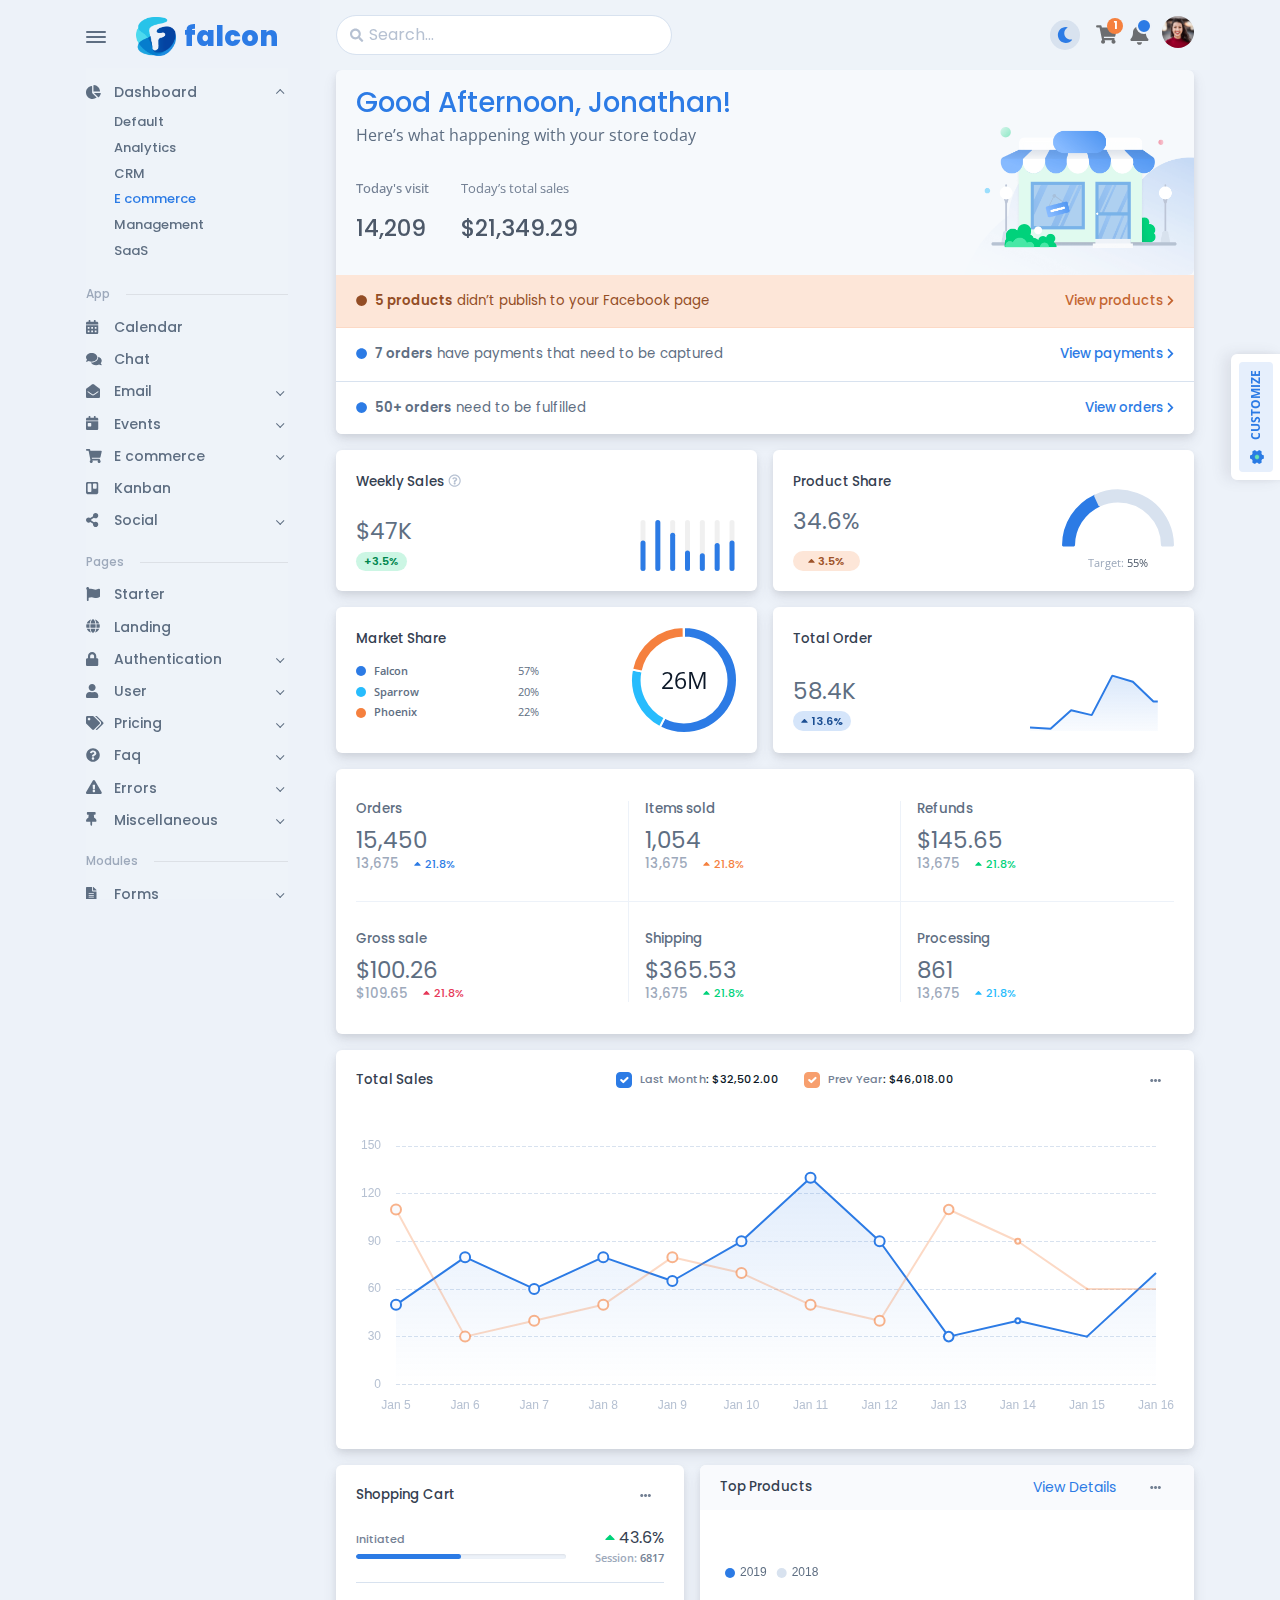
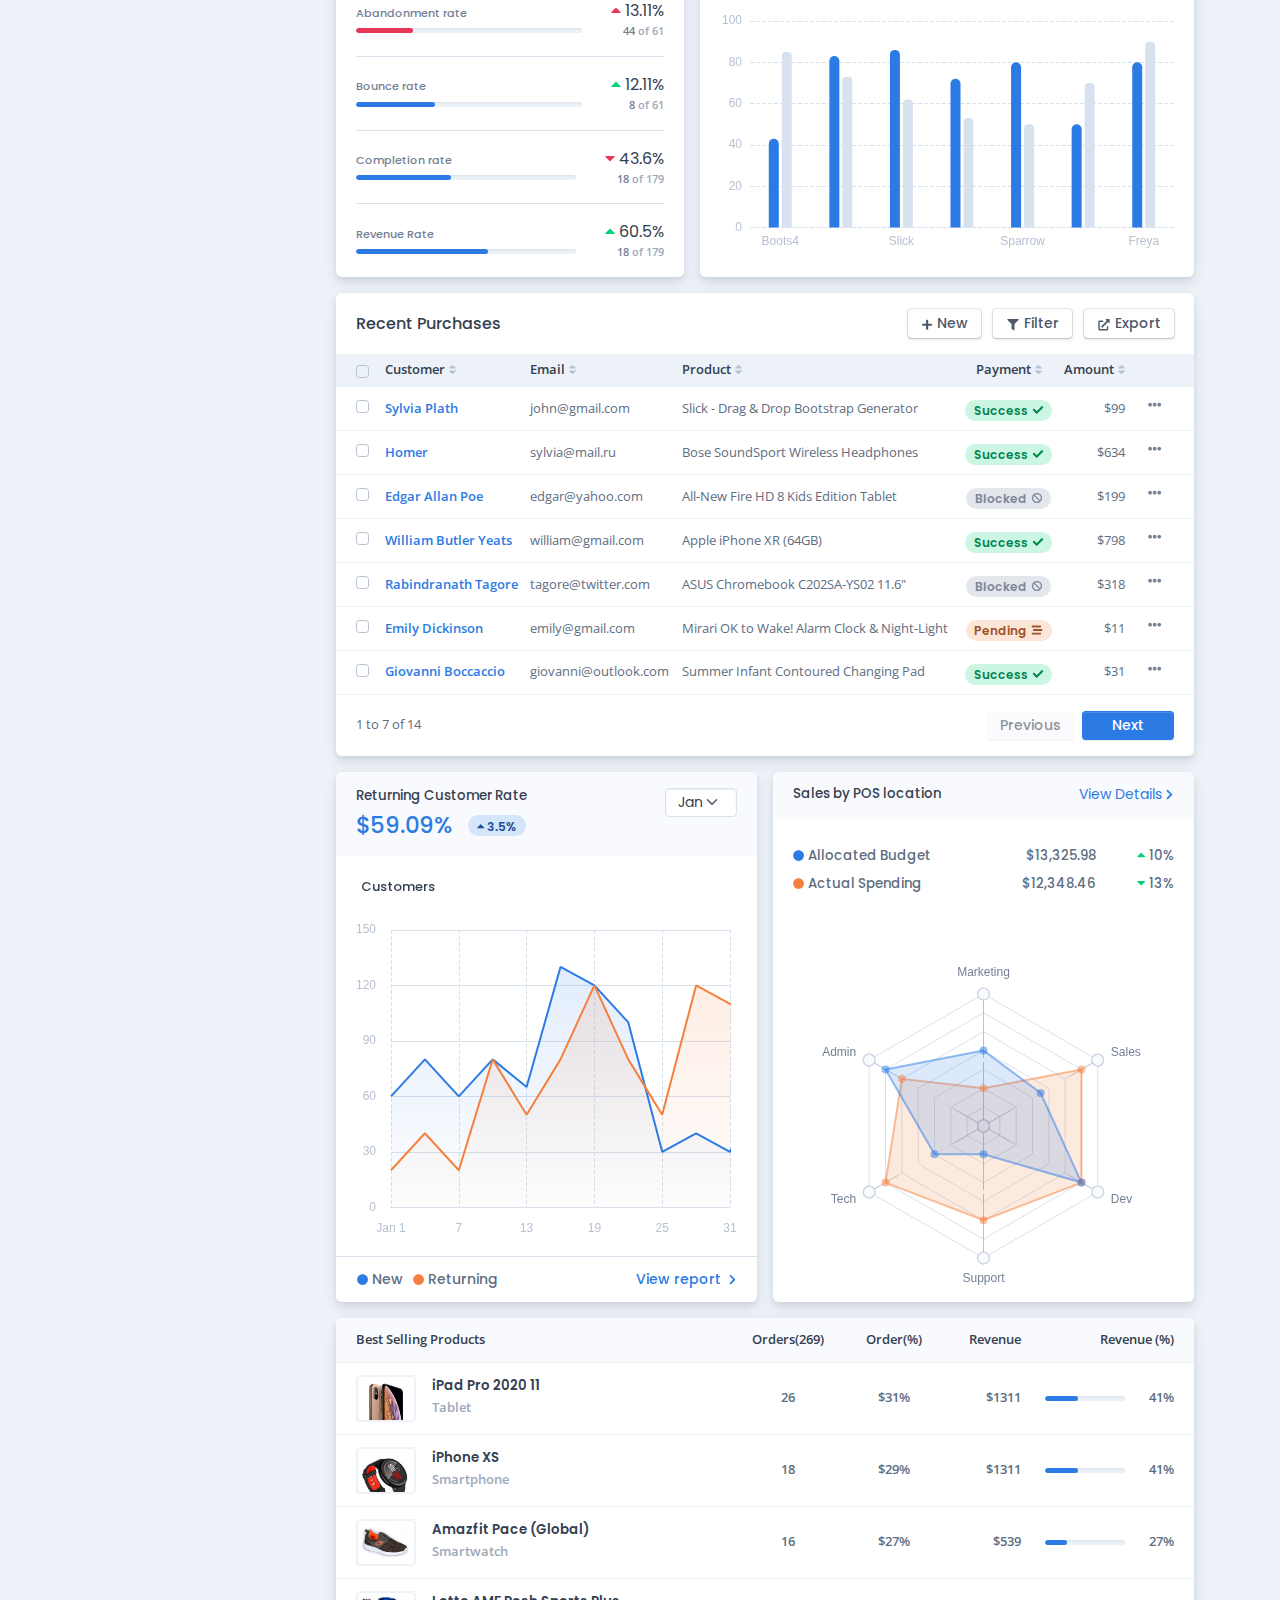
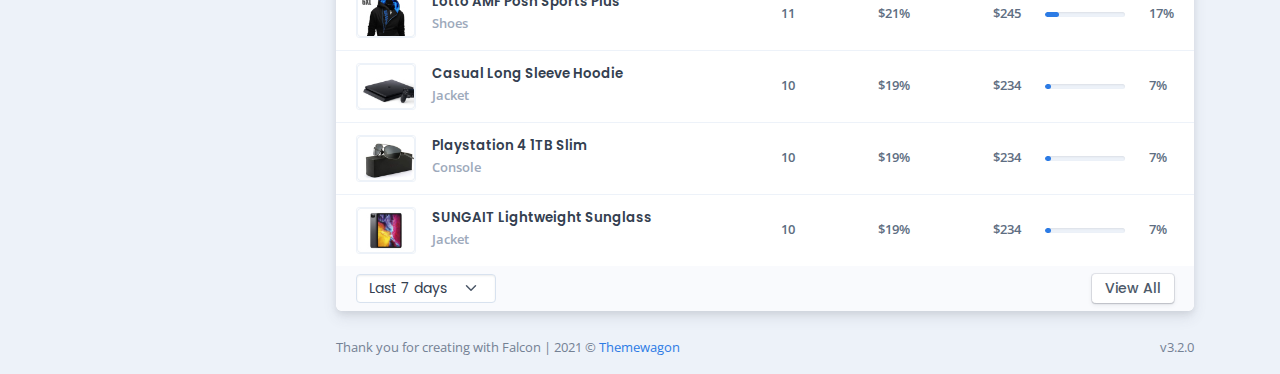
<file: public/dashboard/e-commerce.html>
<!DOCTYPE html>
<html lang="en-US" dir="ltr">

  <head>
    <meta charset="utf-8">
    <meta http-equiv="X-UA-Compatible" content="IE=edge">
    <meta name="viewport" content="width=device-width, initial-scale=1">


    <!-- ===============================================-->
    <!--    Document Title-->
    <!-- ===============================================-->
    <title>Falcon | Dashboard &amp; Web App Template</title>


    <!-- ===============================================-->
    <!--    Favicons-->
    <!-- ===============================================-->
    <link rel="apple-touch-icon" sizes="180x180" href="../assets/img/favicons/apple-touch-icon.png">
    <link rel="icon" type="image/png" sizes="32x32" href="../assets/img/favicons/favicon-32x32.png">
    <link rel="icon" type="image/png" sizes="16x16" href="../assets/img/favicons/favicon-16x16.png">
    <link rel="shortcut icon" type="image/x-icon" href="../assets/img/favicons/favicon.ico">
    <link rel="manifest" href="../assets/img/favicons/manifest.json">
    <meta name="msapplication-TileImage" content="../assets/img/favicons/mstile-150x150.png">
    <meta name="theme-color" content="#ffffff">
    <script src="../assets/js/config.js"></script>
    <script src="../vendors/overlayscrollbars/OverlayScrollbars.min.js"></script>


    <!-- ===============================================-->
    <!--    Stylesheets-->
    <!-- ===============================================-->
    <link rel="preconnect" href="https://fonts.gstatic.com">
    <link href="https://fonts.googleapis.com/css?family=Open+Sans:300,400,500,600,700%7cPoppins:300,400,500,600,700,800,900&amp;display=swap" rel="stylesheet">
    <link href="../vendors/overlayscrollbars/OverlayScrollbars.min.css" rel="stylesheet">
    <link href="../assets/css/theme-rtl.min.css" rel="stylesheet" id="style-rtl">
    <link href="../assets/css/theme.min.css" rel="stylesheet" id="style-default">
    <link href="../assets/css/user-rtl.min.css" rel="stylesheet" id="user-style-rtl">
    <link href="../assets/css/user.min.css" rel="stylesheet" id="user-style-default">
    <script>
      var isRTL = JSON.parse(localStorage.getItem('isRTL'));
      if (isRTL) {
        var linkDefault = document.getElementById('style-default');
        var userLinkDefault = document.getElementById('user-style-default');
        linkDefault.setAttribute('disabled', true);
        userLinkDefault.setAttribute('disabled', true);
        document.querySelector('html').setAttribute('dir', 'rtl');
      } else {
        var linkRTL = document.getElementById('style-rtl');
        var userLinkRTL = document.getElementById('user-style-rtl');
        linkRTL.setAttribute('disabled', true);
        userLinkRTL.setAttribute('disabled', true);
      }
    </script>
  </head>


  <body>

    <!-- ===============================================-->
    <!--    Main Content-->
    <!-- ===============================================-->
    <main class="main" id="top">
      <div class="container" data-layout="container">
        <script>
          var isFluid = JSON.parse(localStorage.getItem('isFluid'));
          if (isFluid) {
            var container = document.querySelector('[data-layout]');
            container.classList.remove('container');
            container.classList.add('container-fluid');
          }
        </script>
        <nav class="navbar navbar-light navbar-vertical navbar-expand-xl">
          <script>
            var navbarStyle = localStorage.getItem("navbarStyle");
            if (navbarStyle && navbarStyle !== 'transparent') {
              document.querySelector('.navbar-vertical').classList.add(`navbar-${navbarStyle}`);
            }
          </script>
          <div class="d-flex align-items-center">
            <div class="toggle-icon-wrapper">

              <button class="btn navbar-toggler-humburger-icon navbar-vertical-toggle" data-bs-toggle="tooltip" data-bs-placement="left" title="Toggle Navigation"><span class="navbar-toggle-icon"><span class="toggle-line"></span></span></button>

            </div><a class="navbar-brand" href="../index.html">
              <div class="d-flex align-items-center py-3"><img class="me-2" src="../assets/img/icons/spot-illustrations/falcon.png" alt="" width="40" /><span class="font-sans-serif">falcon</span>
              </div>
            </a>
          </div>
          <div class="collapse navbar-collapse" id="navbarVerticalCollapse">
            <div class="navbar-vertical-content scrollbar">
              <ul class="navbar-nav flex-column mb-3" id="navbarVerticalNav">
                <li class="nav-item">
                  <!-- parent pages--><a class="nav-link dropdown-indicator" href="#dashboard" role="button" data-bs-toggle="collapse" aria-expanded="true" aria-controls="dashboard">
                    <div class="d-flex align-items-center"><span class="nav-link-icon"><span class="fas fa-chart-pie"></span></span><span class="nav-link-text ps-1">Dashboard</span>
                    </div>
                  </a>
                  <ul class="nav collapse show" id="dashboard">
                    <li class="nav-item"><a class="nav-link" href="../index.html">
                        <div class="d-flex align-items-center"><span class="nav-link-text ps-1">Default</span>
                        </div>
                      </a>
                      <!-- more inner pages-->
                    </li>
                    <li class="nav-item"><a class="nav-link" href="../dashboard/analytics.html">
                        <div class="d-flex align-items-center"><span class="nav-link-text ps-1">Analytics</span>
                        </div>
                      </a>
                      <!-- more inner pages-->
                    </li>
                    <li class="nav-item"><a class="nav-link" href="../dashboard/crm.html">
                        <div class="d-flex align-items-center"><span class="nav-link-text ps-1">CRM</span>
                        </div>
                      </a>
                      <!-- more inner pages-->
                    </li>
                    <li class="nav-item"><a class="nav-link active" href="../dashboard/e-commerce.html">
                        <div class="d-flex align-items-center"><span class="nav-link-text ps-1">E commerce</span>
                        </div>
                      </a>
                      <!-- more inner pages-->
                    </li>
                    <li class="nav-item"><a class="nav-link" href="../dashboard/project-management.html">
                        <div class="d-flex align-items-center"><span class="nav-link-text ps-1">Management</span>
                        </div>
                      </a>
                      <!-- more inner pages-->
                    </li>
                    <li class="nav-item"><a class="nav-link" href="../dashboard/saas.html">
                        <div class="d-flex align-items-center"><span class="nav-link-text ps-1">SaaS</span>
                        </div>
                      </a>
                      <!-- more inner pages-->
                    </li>
                  </ul>
                </li>
                <li class="nav-item">
                  <!-- label-->
                  <div class="row navbar-vertical-label-wrapper mt-3 mb-2">
                    <div class="col-auto navbar-vertical-label">App
                    </div>
                    <div class="col ps-0">
                      <hr class="mb-0 navbar-vertical-divider" />
                    </div>
                  </div>
                  <!-- parent pages--><a class="nav-link" href="../app/calendar.html" role="button">
                    <div class="d-flex align-items-center"><span class="nav-link-icon"><span class="fas fa-calendar-alt"></span></span><span class="nav-link-text ps-1">Calendar</span>
                    </div>
                  </a>
                  <!-- parent pages--><a class="nav-link" href="../app/chat.html" role="button">
                    <div class="d-flex align-items-center"><span class="nav-link-icon"><span class="fas fa-comments"></span></span><span class="nav-link-text ps-1">Chat</span>
                    </div>
                  </a>
                  <!-- parent pages--><a class="nav-link dropdown-indicator" href="#email" role="button" data-bs-toggle="collapse" aria-expanded="false" aria-controls="email">
                    <div class="d-flex align-items-center"><span class="nav-link-icon"><span class="fas fa-envelope-open"></span></span><span class="nav-link-text ps-1">Email</span>
                    </div>
                  </a>
                  <ul class="nav collapse false" id="email">
                    <li class="nav-item"><a class="nav-link" href="../app/email/inbox.html">
                        <div class="d-flex align-items-center"><span class="nav-link-text ps-1">Inbox</span>
                        </div>
                      </a>
                      <!-- more inner pages-->
                    </li>
                    <li class="nav-item"><a class="nav-link" href="../app/email/email-detail.html">
                        <div class="d-flex align-items-center"><span class="nav-link-text ps-1">Email detail</span>
                        </div>
                      </a>
                      <!-- more inner pages-->
                    </li>
                    <li class="nav-item"><a class="nav-link" href="../app/email/compose.html">
                        <div class="d-flex align-items-center"><span class="nav-link-text ps-1">Compose</span>
                        </div>
                      </a>
                      <!-- more inner pages-->
                    </li>
                  </ul>
                  <!-- parent pages--><a class="nav-link dropdown-indicator" href="#events" role="button" data-bs-toggle="collapse" aria-expanded="false" aria-controls="events">
                    <div class="d-flex align-items-center"><span class="nav-link-icon"><span class="fas fa-calendar-day"></span></span><span class="nav-link-text ps-1">Events</span>
                    </div>
                  </a>
                  <ul class="nav collapse false" id="events">
                    <li class="nav-item"><a class="nav-link" href="../app/events/create-an-event.html">
                        <div class="d-flex align-items-center"><span class="nav-link-text ps-1">Create an event</span>
                        </div>
                      </a>
                      <!-- more inner pages-->
                    </li>
                    <li class="nav-item"><a class="nav-link" href="../app/events/event-detail.html">
                        <div class="d-flex align-items-center"><span class="nav-link-text ps-1">Event detail</span>
                        </div>
                      </a>
                      <!-- more inner pages-->
                    </li>
                    <li class="nav-item"><a class="nav-link" href="../app/events/event-list.html">
                        <div class="d-flex align-items-center"><span class="nav-link-text ps-1">Event list</span>
                        </div>
                      </a>
                      <!-- more inner pages-->
                    </li>
                  </ul>
                  <!-- parent pages--><a class="nav-link dropdown-indicator" href="#e-commerce" role="button" data-bs-toggle="collapse" aria-expanded="false" aria-controls="e-commerce">
                    <div class="d-flex align-items-center"><span class="nav-link-icon"><span class="fas fa-shopping-cart"></span></span><span class="nav-link-text ps-1">E commerce</span>
                    </div>
                  </a>
                  <ul class="nav collapse false" id="e-commerce">
                    <li class="nav-item"><a class="nav-link dropdown-indicator" href="#product" data-bs-toggle="collapse" aria-expanded="false" aria-controls="e-commerce">
                        <div class="d-flex align-items-center"><span class="nav-link-text ps-1">Product</span>
                        </div>
                      </a>
                      <!-- more inner pages-->
                      <ul class="nav collapse false" id="product">
                        <li class="nav-item"><a class="nav-link" href="../app/e-commerce/product/product-list.html">
                            <div class="d-flex align-items-center"><span class="nav-link-text ps-1">Product list</span>
                            </div>
                          </a>
                          <!-- more inner pages-->
                        </li>
                        <li class="nav-item"><a class="nav-link" href="../app/e-commerce/product/product-grid.html">
                            <div class="d-flex align-items-center"><span class="nav-link-text ps-1">Product grid</span>
                            </div>
                          </a>
                          <!-- more inner pages-->
                        </li>
                        <li class="nav-item"><a class="nav-link" href="../app/e-commerce/product/product-details.html">
                            <div class="d-flex align-items-center"><span class="nav-link-text ps-1">Product details</span>
                            </div>
                          </a>
                          <!-- more inner pages-->
                        </li>
                      </ul>
                    </li>
                    <li class="nav-item"><a class="nav-link dropdown-indicator" href="#orders" data-bs-toggle="collapse" aria-expanded="false" aria-controls="e-commerce">
                        <div class="d-flex align-items-center"><span class="nav-link-text ps-1">Orders</span>
                        </div>
                      </a>
                      <!-- more inner pages-->
                      <ul class="nav collapse false" id="orders">
                        <li class="nav-item"><a class="nav-link" href="../app/e-commerce/orders/order-list.html">
                            <div class="d-flex align-items-center"><span class="nav-link-text ps-1">Order list</span>
                            </div>
                          </a>
                          <!-- more inner pages-->
                        </li>
                        <li class="nav-item"><a class="nav-link" href="../app/e-commerce/orders/order-details.html">
                            <div class="d-flex align-items-center"><span class="nav-link-text ps-1">Order details</span>
                            </div>
                          </a>
                          <!-- more inner pages-->
                        </li>
                      </ul>
                    </li>
                    <li class="nav-item"><a class="nav-link" href="../app/e-commerce/customers.html">
                        <div class="d-flex align-items-center"><span class="nav-link-text ps-1">Customers</span>
                        </div>
                      </a>
                      <!-- more inner pages-->
                    </li>
                    <li class="nav-item"><a class="nav-link" href="../app/e-commerce/customer-details.html">
                        <div class="d-flex align-items-center"><span class="nav-link-text ps-1">Customer details</span>
                        </div>
                      </a>
                      <!-- more inner pages-->
                    </li>
                    <li class="nav-item"><a class="nav-link" href="../app/e-commerce/shopping-cart.html">
                        <div class="d-flex align-items-center"><span class="nav-link-text ps-1">Shopping cart</span>
                        </div>
                      </a>
                      <!-- more inner pages-->
                    </li>
                    <li class="nav-item"><a class="nav-link" href="../app/e-commerce/checkout.html">
                        <div class="d-flex align-items-center"><span class="nav-link-text ps-1">Checkout</span>
                        </div>
                      </a>
                      <!-- more inner pages-->
                    </li>
                    <li class="nav-item"><a class="nav-link" href="../app/e-commerce/billing.html">
                        <div class="d-flex align-items-center"><span class="nav-link-text ps-1">Billing</span>
                        </div>
                      </a>
                      <!-- more inner pages-->
                    </li>
                    <li class="nav-item"><a class="nav-link" href="../app/e-commerce/invoice.html">
                        <div class="d-flex align-items-center"><span class="nav-link-text ps-1">Invoice</span>
                        </div>
                      </a>
                      <!-- more inner pages-->
                    </li>
                  </ul>
                  <!-- parent pages--><a class="nav-link" href="../app/kanban.html" role="button">
                    <div class="d-flex align-items-center"><span class="nav-link-icon"><span class="fab fa-trello"></span></span><span class="nav-link-text ps-1">Kanban</span>
                    </div>
                  </a>
                  <!-- parent pages--><a class="nav-link dropdown-indicator" href="#social" role="button" data-bs-toggle="collapse" aria-expanded="false" aria-controls="social">
                    <div class="d-flex align-items-center"><span class="nav-link-icon"><span class="fas fa-share-alt"></span></span><span class="nav-link-text ps-1">Social</span>
                    </div>
                  </a>
                  <ul class="nav collapse false" id="social">
                    <li class="nav-item"><a class="nav-link" href="../app/social/feed.html">
                        <div class="d-flex align-items-center"><span class="nav-link-text ps-1">Feed</span>
                        </div>
                      </a>
                      <!-- more inner pages-->
                    </li>
                    <li class="nav-item"><a class="nav-link" href="../app/social/activity-log.html">
                        <div class="d-flex align-items-center"><span class="nav-link-text ps-1">Activity log</span>
                        </div>
                      </a>
                      <!-- more inner pages-->
                    </li>
                    <li class="nav-item"><a class="nav-link" href="../app/social/notifications.html">
                        <div class="d-flex align-items-center"><span class="nav-link-text ps-1">Notifications</span>
                        </div>
                      </a>
                      <!-- more inner pages-->
                    </li>
                    <li class="nav-item"><a class="nav-link" href="../app/social/followers.html">
                        <div class="d-flex align-items-center"><span class="nav-link-text ps-1">Followers</span>
                        </div>
                      </a>
                      <!-- more inner pages-->
                    </li>
                  </ul>
                </li>
                <li class="nav-item">
                  <!-- label-->
                  <div class="row navbar-vertical-label-wrapper mt-3 mb-2">
                    <div class="col-auto navbar-vertical-label">Pages
                    </div>
                    <div class="col ps-0">
                      <hr class="mb-0 navbar-vertical-divider" />
                    </div>
                  </div>
                  <!-- parent pages--><a class="nav-link" href="../pages/starter.html" role="button">
                    <div class="d-flex align-items-center"><span class="nav-link-icon"><span class="fas fa-flag"></span></span><span class="nav-link-text ps-1">Starter</span>
                    </div>
                  </a>
                  <!-- parent pages--><a class="nav-link" href="../pages/landing.html" role="button">
                    <div class="d-flex align-items-center"><span class="nav-link-icon"><span class="fas fa-globe"></span></span><span class="nav-link-text ps-1">Landing</span>
                    </div>
                  </a>
                  <!-- parent pages--><a class="nav-link dropdown-indicator" href="#authentication" role="button" data-bs-toggle="collapse" aria-expanded="false" aria-controls="authentication">
                    <div class="d-flex align-items-center"><span class="nav-link-icon"><span class="fas fa-lock"></span></span><span class="nav-link-text ps-1">Authentication</span>
                    </div>
                  </a>
                  <ul class="nav collapse false" id="authentication">
                    <li class="nav-item"><a class="nav-link dropdown-indicator" href="#simple" data-bs-toggle="collapse" aria-expanded="false" aria-controls="authentication">
                        <div class="d-flex align-items-center"><span class="nav-link-text ps-1">Simple</span>
                        </div>
                      </a>
                      <!-- more inner pages-->
                      <ul class="nav collapse false" id="simple">
                        <li class="nav-item"><a class="nav-link" href="../pages/authentication/simple/login.html">
                            <div class="d-flex align-items-center"><span class="nav-link-text ps-1">Login</span>
                            </div>
                          </a>
                          <!-- more inner pages-->
                        </li>
                        <li class="nav-item"><a class="nav-link" href="../pages/authentication/simple/logout.html">
                            <div class="d-flex align-items-center"><span class="nav-link-text ps-1">Logout</span>
                            </div>
                          </a>
                          <!-- more inner pages-->
                        </li>
                        <li class="nav-item"><a class="nav-link" href="../pages/authentication/simple/register.html">
                            <div class="d-flex align-items-center"><span class="nav-link-text ps-1">Register</span>
                            </div>
                          </a>
                          <!-- more inner pages-->
                        </li>
                        <li class="nav-item"><a class="nav-link" href="../pages/authentication/simple/forgot-password.html">
                            <div class="d-flex align-items-center"><span class="nav-link-text ps-1">Forgot password</span>
                            </div>
                          </a>
                          <!-- more inner pages-->
                        </li>
                        <li class="nav-item"><a class="nav-link" href="../pages/authentication/simple/confirm-mail.html">
                            <div class="d-flex align-items-center"><span class="nav-link-text ps-1">Confirm mail</span>
                            </div>
                          </a>
                          <!-- more inner pages-->
                        </li>
                        <li class="nav-item"><a class="nav-link" href="../pages/authentication/simple/reset-password.html">
                            <div class="d-flex align-items-center"><span class="nav-link-text ps-1">Reset password</span>
                            </div>
                          </a>
                          <!-- more inner pages-->
                        </li>
                        <li class="nav-item"><a class="nav-link" href="../pages/authentication/simple/lock-screen.html">
                            <div class="d-flex align-items-center"><span class="nav-link-text ps-1">Lock screen</span>
                            </div>
                          </a>
                          <!-- more inner pages-->
                        </li>
                      </ul>
                    </li>
                    <li class="nav-item"><a class="nav-link dropdown-indicator" href="#card" data-bs-toggle="collapse" aria-expanded="false" aria-controls="authentication">
                        <div class="d-flex align-items-center"><span class="nav-link-text ps-1">Card</span>
                        </div>
                      </a>
                      <!-- more inner pages-->
                      <ul class="nav collapse false" id="card">
                        <li class="nav-item"><a class="nav-link" href="../pages/authentication/card/login.html">
                            <div class="d-flex align-items-center"><span class="nav-link-text ps-1">Login</span>
                            </div>
                          </a>
                          <!-- more inner pages-->
                        </li>
                        <li class="nav-item"><a class="nav-link" href="../pages/authentication/card/logout.html">
                            <div class="d-flex align-items-center"><span class="nav-link-text ps-1">Logout</span>
                            </div>
                          </a>
                          <!-- more inner pages-->
                        </li>
                        <li class="nav-item"><a class="nav-link" href="../pages/authentication/card/register.html">
                            <div class="d-flex align-items-center"><span class="nav-link-text ps-1">Register</span>
                            </div>
                          </a>
                          <!-- more inner pages-->
                        </li>
                        <li class="nav-item"><a class="nav-link" href="../pages/authentication/card/forgot-password.html">
                            <div class="d-flex align-items-center"><span class="nav-link-text ps-1">Forgot password</span>
                            </div>
                          </a>
                          <!-- more inner pages-->
                        </li>
                        <li class="nav-item"><a class="nav-link" href="../pages/authentication/card/confirm-mail.html">
                            <div class="d-flex align-items-center"><span class="nav-link-text ps-1">Confirm mail</span>
                            </div>
                          </a>
                          <!-- more inner pages-->
                        </li>
                        <li class="nav-item"><a class="nav-link" href="../pages/authentication/card/reset-password.html">
                            <div class="d-flex align-items-center"><span class="nav-link-text ps-1">Reset password</span>
                            </div>
                          </a>
                          <!-- more inner pages-->
                        </li>
                        <li class="nav-item"><a class="nav-link" href="../pages/authentication/card/lock-screen.html">
                            <div class="d-flex align-items-center"><span class="nav-link-text ps-1">Lock screen</span>
                            </div>
                          </a>
                          <!-- more inner pages-->
                        </li>
                      </ul>
                    </li>
                    <li class="nav-item"><a class="nav-link dropdown-indicator" href="#split" data-bs-toggle="collapse" aria-expanded="false" aria-controls="authentication">
                        <div class="d-flex align-items-center"><span class="nav-link-text ps-1">Split</span>
                        </div>
                      </a>
                      <!-- more inner pages-->
                      <ul class="nav collapse false" id="split">
                        <li class="nav-item"><a class="nav-link" href="../pages/authentication/split/login.html">
                            <div class="d-flex align-items-center"><span class="nav-link-text ps-1">Login</span>
                            </div>
                          </a>
                          <!-- more inner pages-->
                        </li>
                        <li class="nav-item"><a class="nav-link" href="../pages/authentication/split/logout.html">
                            <div class="d-flex align-items-center"><span class="nav-link-text ps-1">Logout</span>
                            </div>
                          </a>
                          <!-- more inner pages-->
                        </li>
                        <li class="nav-item"><a class="nav-link" href="../pages/authentication/split/register.html">
                            <div class="d-flex align-items-center"><span class="nav-link-text ps-1">Register</span>
                            </div>
                          </a>
                          <!-- more inner pages-->
                        </li>
                        <li class="nav-item"><a class="nav-link" href="../pages/authentication/split/forgot-password.html">
                            <div class="d-flex align-items-center"><span class="nav-link-text ps-1">Forgot password</span>
                            </div>
                          </a>
                          <!-- more inner pages-->
                        </li>
                        <li class="nav-item"><a class="nav-link" href="../pages/authentication/split/confirm-mail.html">
                            <div class="d-flex align-items-center"><span class="nav-link-text ps-1">Confirm mail</span>
                            </div>
                          </a>
                          <!-- more inner pages-->
                        </li>
                        <li class="nav-item"><a class="nav-link" href="../pages/authentication/split/reset-password.html">
                            <div class="d-flex align-items-center"><span class="nav-link-text ps-1">Reset password</span>
                            </div>
                          </a>
                          <!-- more inner pages-->
                        </li>
                        <li class="nav-item"><a class="nav-link" href="../pages/authentication/split/lock-screen.html">
                            <div class="d-flex align-items-center"><span class="nav-link-text ps-1">Lock screen</span>
                            </div>
                          </a>
                          <!-- more inner pages-->
                        </li>
                      </ul>
                    </li>
                    <li class="nav-item"><a class="nav-link" href="../pages/authentication/wizard.html">
                        <div class="d-flex align-items-center"><span class="nav-link-text ps-1">Wizard</span>
                        </div>
                      </a>
                      <!-- more inner pages-->
                    </li>
                    <li class="nav-item"><a class="nav-link" href="../#authentication-modal" data-bs-toggle="modal">
                        <div class="d-flex align-items-center"><span class="nav-link-text ps-1">Modal</span>
                        </div>
                      </a>
                      <!-- more inner pages-->
                    </li>
                  </ul>
                  <!-- parent pages--><a class="nav-link dropdown-indicator" href="#user" role="button" data-bs-toggle="collapse" aria-expanded="false" aria-controls="user">
                    <div class="d-flex align-items-center"><span class="nav-link-icon"><span class="fas fa-user"></span></span><span class="nav-link-text ps-1">User</span>
                    </div>
                  </a>
                  <ul class="nav collapse false" id="user">
                    <li class="nav-item"><a class="nav-link" href="../pages/user/profile.html">
                        <div class="d-flex align-items-center"><span class="nav-link-text ps-1">Profile</span>
                        </div>
                      </a>
                      <!-- more inner pages-->
                    </li>
                    <li class="nav-item"><a class="nav-link" href="../pages/user/settings.html">
                        <div class="d-flex align-items-center"><span class="nav-link-text ps-1">Settings</span>
                        </div>
                      </a>
                      <!-- more inner pages-->
                    </li>
                  </ul>
                  <!-- parent pages--><a class="nav-link dropdown-indicator" href="#pricing" role="button" data-bs-toggle="collapse" aria-expanded="false" aria-controls="pricing">
                    <div class="d-flex align-items-center"><span class="nav-link-icon"><span class="fas fa-tags"></span></span><span class="nav-link-text ps-1">Pricing</span>
                    </div>
                  </a>
                  <ul class="nav collapse false" id="pricing">
                    <li class="nav-item"><a class="nav-link" href="../pages/pricing/pricing-default.html">
                        <div class="d-flex align-items-center"><span class="nav-link-text ps-1">Pricing default</span>
                        </div>
                      </a>
                      <!-- more inner pages-->
                    </li>
                    <li class="nav-item"><a class="nav-link" href="../pages/pricing/pricing-alt.html">
                        <div class="d-flex align-items-center"><span class="nav-link-text ps-1">Pricing alt</span>
                        </div>
                      </a>
                      <!-- more inner pages-->
                    </li>
                  </ul>
                  <!-- parent pages--><a class="nav-link dropdown-indicator" href="#faq" role="button" data-bs-toggle="collapse" aria-expanded="false" aria-controls="faq">
                    <div class="d-flex align-items-center"><span class="nav-link-icon"><span class="fas fa-question-circle"></span></span><span class="nav-link-text ps-1">Faq</span>
                    </div>
                  </a>
                  <ul class="nav collapse false" id="faq">
                    <li class="nav-item"><a class="nav-link" href="../pages/faq/faq-basic.html">
                        <div class="d-flex align-items-center"><span class="nav-link-text ps-1">Faq basic</span>
                        </div>
                      </a>
                      <!-- more inner pages-->
                    </li>
                    <li class="nav-item"><a class="nav-link" href="../pages/faq/faq-alt.html">
                        <div class="d-flex align-items-center"><span class="nav-link-text ps-1">Faq alt</span>
                        </div>
                      </a>
                      <!-- more inner pages-->
                    </li>
                    <li class="nav-item"><a class="nav-link" href="../pages/faq/faq-accordion.html">
                        <div class="d-flex align-items-center"><span class="nav-link-text ps-1">Faq accordion</span>
                        </div>
                      </a>
                      <!-- more inner pages-->
                    </li>
                  </ul>
                  <!-- parent pages--><a class="nav-link dropdown-indicator" href="#errors" role="button" data-bs-toggle="collapse" aria-expanded="false" aria-controls="errors">
                    <div class="d-flex align-items-center"><span class="nav-link-icon"><span class="fas fa-exclamation-triangle"></span></span><span class="nav-link-text ps-1">Errors</span>
                    </div>
                  </a>
                  <ul class="nav collapse false" id="errors">
                    <li class="nav-item"><a class="nav-link" href="../pages/errors/404.html">
                        <div class="d-flex align-items-center"><span class="nav-link-text ps-1">404</span>
                        </div>
                      </a>
                      <!-- more inner pages-->
                    </li>
                    <li class="nav-item"><a class="nav-link" href="../pages/errors/500.html">
                        <div class="d-flex align-items-center"><span class="nav-link-text ps-1">500</span>
                        </div>
                      </a>
                      <!-- more inner pages-->
                    </li>
                  </ul>
                  <!-- parent pages--><a class="nav-link dropdown-indicator" href="#miscellaneous" role="button" data-bs-toggle="collapse" aria-expanded="false" aria-controls="miscellaneous">
                    <div class="d-flex align-items-center"><span class="nav-link-icon"><span class="fas fa-thumbtack"></span></span><span class="nav-link-text ps-1">Miscellaneous</span>
                    </div>
                  </a>
                  <ul class="nav collapse false" id="miscellaneous">
                    <li class="nav-item"><a class="nav-link" href="../pages/miscellaneous/associations.html">
                        <div class="d-flex align-items-center"><span class="nav-link-text ps-1">Associations</span>
                        </div>
                      </a>
                      <!-- more inner pages-->
                    </li>
                    <li class="nav-item"><a class="nav-link" href="../pages/miscellaneous/invite-people.html">
                        <div class="d-flex align-items-center"><span class="nav-link-text ps-1">Invite people</span>
                        </div>
                      </a>
                      <!-- more inner pages-->
                    </li>
                    <li class="nav-item"><a class="nav-link" href="../pages/miscellaneous/privacy-policy.html">
                        <div class="d-flex align-items-center"><span class="nav-link-text ps-1">Privacy policy</span>
                        </div>
                      </a>
                      <!-- more inner pages-->
                    </li>
                  </ul>
                </li>
                <li class="nav-item">
                  <!-- label-->
                  <div class="row navbar-vertical-label-wrapper mt-3 mb-2">
                    <div class="col-auto navbar-vertical-label">Modules
                    </div>
                    <div class="col ps-0">
                      <hr class="mb-0 navbar-vertical-divider" />
                    </div>
                  </div>
                  <!-- parent pages--><a class="nav-link dropdown-indicator" href="#forms" role="button" data-bs-toggle="collapse" aria-expanded="false" aria-controls="forms">
                    <div class="d-flex align-items-center"><span class="nav-link-icon"><span class="fas fa-file-alt"></span></span><span class="nav-link-text ps-1">Forms</span>
                    </div>
                  </a>
                  <ul class="nav collapse false" id="forms">
                    <li class="nav-item"><a class="nav-link dropdown-indicator" href="#basic" data-bs-toggle="collapse" aria-expanded="false" aria-controls="forms">
                        <div class="d-flex align-items-center"><span class="nav-link-text ps-1">Basic</span>
                        </div>
                      </a>
                      <!-- more inner pages-->
                      <ul class="nav collapse false" id="basic">
                        <li class="nav-item"><a class="nav-link" href="../modules/forms/basic/form-control.html">
                            <div class="d-flex align-items-center"><span class="nav-link-text ps-1">Form control</span>
                            </div>
                          </a>
                          <!-- more inner pages-->
                        </li>
                        <li class="nav-item"><a class="nav-link" href="../modules/forms/basic/input-group.html">
                            <div class="d-flex align-items-center"><span class="nav-link-text ps-1">Input group</span>
                            </div>
                          </a>
                          <!-- more inner pages-->
                        </li>
                        <li class="nav-item"><a class="nav-link" href="../modules/forms/basic/select.html">
                            <div class="d-flex align-items-center"><span class="nav-link-text ps-1">Select</span>
                            </div>
                          </a>
                          <!-- more inner pages-->
                        </li>
                        <li class="nav-item"><a class="nav-link" href="../modules/forms/basic/checks.html">
                            <div class="d-flex align-items-center"><span class="nav-link-text ps-1">Checks</span>
                            </div>
                          </a>
                          <!-- more inner pages-->
                        </li>
                        <li class="nav-item"><a class="nav-link" href="../modules/forms/basic/range.html">
                            <div class="d-flex align-items-center"><span class="nav-link-text ps-1">Range</span>
                            </div>
                          </a>
                          <!-- more inner pages-->
                        </li>
                        <li class="nav-item"><a class="nav-link" href="../modules/forms/basic/layout.html">
                            <div class="d-flex align-items-center"><span class="nav-link-text ps-1">Layout</span>
                            </div>
                          </a>
                          <!-- more inner pages-->
                        </li>
                      </ul>
                    </li>
                    <li class="nav-item"><a class="nav-link dropdown-indicator" href="#advance" data-bs-toggle="collapse" aria-expanded="false" aria-controls="forms">
                        <div class="d-flex align-items-center"><span class="nav-link-text ps-1">Advance</span>
                        </div>
                      </a>
                      <!-- more inner pages-->
                      <ul class="nav collapse false" id="advance">
                        <li class="nav-item"><a class="nav-link" href="../modules/forms/advance/advance-select.html">
                            <div class="d-flex align-items-center"><span class="nav-link-text ps-1">Advance select</span>
                            </div>
                          </a>
                          <!-- more inner pages-->
                        </li>
                        <li class="nav-item"><a class="nav-link" href="../modules/forms/advance/date-picker.html">
                            <div class="d-flex align-items-center"><span class="nav-link-text ps-1">Date picker</span>
                            </div>
                          </a>
                          <!-- more inner pages-->
                        </li>
                        <li class="nav-item"><a class="nav-link" href="../modules/forms/advance/editor.html">
                            <div class="d-flex align-items-center"><span class="nav-link-text ps-1">Editor</span>
                            </div>
                          </a>
                          <!-- more inner pages-->
                        </li>
                        <li class="nav-item"><a class="nav-link" href="../modules/forms/advance/emoji-button.html">
                            <div class="d-flex align-items-center"><span class="nav-link-text ps-1">Emoji button</span>
                            </div>
                          </a>
                          <!-- more inner pages-->
                        </li>
                        <li class="nav-item"><a class="nav-link" href="../modules/forms/advance/file-uploader.html">
                            <div class="d-flex align-items-center"><span class="nav-link-text ps-1">File uploader</span>
                            </div>
                          </a>
                          <!-- more inner pages-->
                        </li>
                        <li class="nav-item"><a class="nav-link" href="../modules/forms/advance/rating.html">
                            <div class="d-flex align-items-center"><span class="nav-link-text ps-1">Rating</span>
                            </div>
                          </a>
                          <!-- more inner pages-->
                        </li>
                      </ul>
                    </li>
                    <li class="nav-item"><a class="nav-link" href="../modules/forms/floating-labels.html">
                        <div class="d-flex align-items-center"><span class="nav-link-text ps-1">Floating labels</span>
                        </div>
                      </a>
                      <!-- more inner pages-->
                    </li>
                    <li class="nav-item"><a class="nav-link" href="../modules/forms/wizard.html">
                        <div class="d-flex align-items-center"><span class="nav-link-text ps-1">Wizard</span>
                        </div>
                      </a>
                      <!-- more inner pages-->
                    </li>
                    <li class="nav-item"><a class="nav-link" href="../modules/forms/validation.html">
                        <div class="d-flex align-items-center"><span class="nav-link-text ps-1">Validation</span>
                        </div>
                      </a>
                      <!-- more inner pages-->
                    </li>
                  </ul>
                  <!-- parent pages--><a class="nav-link dropdown-indicator" href="#tables" role="button" data-bs-toggle="collapse" aria-expanded="false" aria-controls="tables">
                    <div class="d-flex align-items-center"><span class="nav-link-icon"><span class="fas fa-table"></span></span><span class="nav-link-text ps-1">Tables</span>
                    </div>
                  </a>
                  <ul class="nav collapse false" id="tables">
                    <li class="nav-item"><a class="nav-link" href="../modules/tables/basic-tables.html">
                        <div class="d-flex align-items-center"><span class="nav-link-text ps-1">Basic tables</span>
                        </div>
                      </a>
                      <!-- more inner pages-->
                    </li>
                    <li class="nav-item"><a class="nav-link" href="../modules/tables/advance-tables.html">
                        <div class="d-flex align-items-center"><span class="nav-link-text ps-1">Advance tables</span>
                        </div>
                      </a>
                      <!-- more inner pages-->
                    </li>
                    <li class="nav-item"><a class="nav-link" href="../modules/tables/bulk-select.html">
                        <div class="d-flex align-items-center"><span class="nav-link-text ps-1">Bulk select</span>
                        </div>
                      </a>
                      <!-- more inner pages-->
                    </li>
                  </ul>
                  <!-- parent pages--><a class="nav-link dropdown-indicator" href="#charts" role="button" data-bs-toggle="collapse" aria-expanded="false" aria-controls="charts">
                    <div class="d-flex align-items-center"><span class="nav-link-icon"><span class="fas fa-chart-line"></span></span><span class="nav-link-text ps-1">Charts</span>
                    </div>
                  </a>
                  <ul class="nav collapse false" id="charts">
                    <li class="nav-item"><a class="nav-link" href="../modules/charts/chartjs.html">
                        <div class="d-flex align-items-center"><span class="nav-link-text ps-1">Chartjs</span>
                        </div>
                      </a>
                      <!-- more inner pages-->
                    </li>
                    <li class="nav-item"><a class="nav-link dropdown-indicator" href="#eCharts" data-bs-toggle="collapse" aria-expanded="false" aria-controls="charts">
                        <div class="d-flex align-items-center"><span class="nav-link-text ps-1">ECharts</span>
                        </div>
                      </a>
                      <!-- more inner pages-->
                      <ul class="nav collapse false" id="eCharts">
                        <li class="nav-item"><a class="nav-link" href="../modules/charts/echarts/line-charts.html">
                            <div class="d-flex align-items-center"><span class="nav-link-text ps-1">Line charts</span>
                            </div>
                          </a>
                          <!-- more inner pages-->
                        </li>
                        <li class="nav-item"><a class="nav-link" href="../modules/charts/echarts/bar-charts.html">
                            <div class="d-flex align-items-center"><span class="nav-link-text ps-1">Bar charts</span>
                            </div>
                          </a>
                          <!-- more inner pages-->
                        </li>
                        <li class="nav-item"><a class="nav-link" href="../modules/charts/echarts/candlestick-charts.html">
                            <div class="d-flex align-items-center"><span class="nav-link-text ps-1">Candlestick charts</span>
                            </div>
                          </a>
                          <!-- more inner pages-->
                        </li>
                        <li class="nav-item"><a class="nav-link" href="../modules/charts/echarts/geo-map.html">
                            <div class="d-flex align-items-center"><span class="nav-link-text ps-1">Geo map</span>
                            </div>
                          </a>
                          <!-- more inner pages-->
                        </li>
                        <li class="nav-item"><a class="nav-link" href="../modules/charts/echarts/scatter-charts.html">
                            <div class="d-flex align-items-center"><span class="nav-link-text ps-1">Scatter charts</span>
                            </div>
                          </a>
                          <!-- more inner pages-->
                        </li>
                        <li class="nav-item"><a class="nav-link" href="../modules/charts/echarts/pie-charts.html">
                            <div class="d-flex align-items-center"><span class="nav-link-text ps-1">Pie charts</span>
                            </div>
                          </a>
                          <!-- more inner pages-->
                        </li>
                        <li class="nav-item"><a class="nav-link" href="../modules/charts/echarts/radar-charts.html">
                            <div class="d-flex align-items-center"><span class="nav-link-text ps-1">Radar charts</span>
                            </div>
                          </a>
                          <!-- more inner pages-->
                        </li>
                        <li class="nav-item"><a class="nav-link" href="../modules/charts/echarts/heatmap-charts.html">
                            <div class="d-flex align-items-center"><span class="nav-link-text ps-1">Heatmap charts</span>
                            </div>
                          </a>
                          <!-- more inner pages-->
                        </li>
                        <li class="nav-item"><a class="nav-link" href="../modules/charts/echarts/how-to-use.html">
                            <div class="d-flex align-items-center"><span class="nav-link-text ps-1">How to use</span>
                            </div>
                          </a>
                          <!-- more inner pages-->
                        </li>
                      </ul>
                    </li>
                  </ul>
                  <!-- parent pages--><a class="nav-link dropdown-indicator" href="#icons" role="button" data-bs-toggle="collapse" aria-expanded="false" aria-controls="icons">
                    <div class="d-flex align-items-center"><span class="nav-link-icon"><span class="fas fa-shapes"></span></span><span class="nav-link-text ps-1">Icons</span>
                    </div>
                  </a>
                  <ul class="nav collapse false" id="icons">
                    <li class="nav-item"><a class="nav-link" href="../modules/icons/font-awesome.html">
                        <div class="d-flex align-items-center"><span class="nav-link-text ps-1">Font awesome</span>
                        </div>
                      </a>
                      <!-- more inner pages-->
                    </li>
                    <li class="nav-item"><a class="nav-link" href="../modules/icons/bootstrap-icons.html">
                        <div class="d-flex align-items-center"><span class="nav-link-text ps-1">Bootstrap icons</span>
                        </div>
                      </a>
                      <!-- more inner pages-->
                    </li>
                    <li class="nav-item"><a class="nav-link" href="../modules/icons/feather.html">
                        <div class="d-flex align-items-center"><span class="nav-link-text ps-1">Feather</span>
                        </div>
                      </a>
                      <!-- more inner pages-->
                    </li>
                    <li class="nav-item"><a class="nav-link" href="../modules/icons/material-icons.html">
                        <div class="d-flex align-items-center"><span class="nav-link-text ps-1">Material icons</span>
                        </div>
                      </a>
                      <!-- more inner pages-->
                    </li>
                  </ul>
                  <!-- parent pages--><a class="nav-link dropdown-indicator" href="#maps" role="button" data-bs-toggle="collapse" aria-expanded="false" aria-controls="maps">
                    <div class="d-flex align-items-center"><span class="nav-link-icon"><span class="fas fa-map"></span></span><span class="nav-link-text ps-1">Maps</span>
                    </div>
                  </a>
                  <ul class="nav collapse false" id="maps">
                    <li class="nav-item"><a class="nav-link" href="../modules/maps/google-map.html">
                        <div class="d-flex align-items-center"><span class="nav-link-text ps-1">Google map</span>
                        </div>
                      </a>
                      <!-- more inner pages-->
                    </li>
                    <li class="nav-item"><a class="nav-link" href="../modules/maps/leaflet-map.html">
                        <div class="d-flex align-items-center"><span class="nav-link-text ps-1">Leaflet map</span>
                        </div>
                      </a>
                      <!-- more inner pages-->
                    </li>
                  </ul>
                  <!-- parent pages--><a class="nav-link dropdown-indicator" href="#components" role="button" data-bs-toggle="collapse" aria-expanded="false" aria-controls="components">
                    <div class="d-flex align-items-center"><span class="nav-link-icon"><span class="fas fa-puzzle-piece"></span></span><span class="nav-link-text ps-1">Components</span>
                    </div>
                  </a>
                  <ul class="nav collapse false" id="components">
                    <li class="nav-item"><a class="nav-link" href="../modules/components/accordion.html">
                        <div class="d-flex align-items-center"><span class="nav-link-text ps-1">Accordion</span>
                        </div>
                      </a>
                      <!-- more inner pages-->
                    </li>
                    <li class="nav-item"><a class="nav-link" href="../modules/components/alerts.html">
                        <div class="d-flex align-items-center"><span class="nav-link-text ps-1">Alerts</span>
                        </div>
                      </a>
                      <!-- more inner pages-->
                    </li>
                    <li class="nav-item"><a class="nav-link" href="../modules/components/anchor.html">
                        <div class="d-flex align-items-center"><span class="nav-link-text ps-1">Anchor</span>
                        </div>
                      </a>
                      <!-- more inner pages-->
                    </li>
                    <li class="nav-item"><a class="nav-link" href="../modules/components/animated-icons.html">
                        <div class="d-flex align-items-center"><span class="nav-link-text ps-1">Animated icons</span>
                        </div>
                      </a>
                      <!-- more inner pages-->
                    </li>
                    <li class="nav-item"><a class="nav-link" href="../modules/components/background.html">
                        <div class="d-flex align-items-center"><span class="nav-link-text ps-1">Background</span>
                        </div>
                      </a>
                      <!-- more inner pages-->
                    </li>
                    <li class="nav-item"><a class="nav-link" href="../modules/components/badges.html">
                        <div class="d-flex align-items-center"><span class="nav-link-text ps-1">Badges</span>
                        </div>
                      </a>
                      <!-- more inner pages-->
                    </li>
                    <li class="nav-item"><a class="nav-link" href="../modules/components/breadcrumbs.html">
                        <div class="d-flex align-items-center"><span class="nav-link-text ps-1">Breadcrumbs</span>
                        </div>
                      </a>
                      <!-- more inner pages-->
                    </li>
                    <li class="nav-item"><a class="nav-link" href="../modules/components/buttons.html">
                        <div class="d-flex align-items-center"><span class="nav-link-text ps-1">Buttons</span>
                        </div>
                      </a>
                      <!-- more inner pages-->
                    </li>
                    <li class="nav-item"><a class="nav-link" href="../modules/components/calendar.html">
                        <div class="d-flex align-items-center"><span class="nav-link-text ps-1">Calendar</span>
                        </div>
                      </a>
                      <!-- more inner pages-->
                    </li>
                    <li class="nav-item"><a class="nav-link" href="../modules/components/cards.html">
                        <div class="d-flex align-items-center"><span class="nav-link-text ps-1">Cards</span>
                        </div>
                      </a>
                      <!-- more inner pages-->
                    </li>
                    <li class="nav-item"><a class="nav-link dropdown-indicator" href="#carousel" data-bs-toggle="collapse" aria-expanded="false" aria-controls="components">
                        <div class="d-flex align-items-center"><span class="nav-link-text ps-1">Carousel</span>
                        </div>
                      </a>
                      <!-- more inner pages-->
                      <ul class="nav collapse false" id="carousel">
                        <li class="nav-item"><a class="nav-link" href="../modules/components/carousel/bootstrap.html">
                            <div class="d-flex align-items-center"><span class="nav-link-text ps-1">Bootstrap</span>
                            </div>
                          </a>
                          <!-- more inner pages-->
                        </li>
                        <li class="nav-item"><a class="nav-link" href="../modules/components/carousel/swiper.html">
                            <div class="d-flex align-items-center"><span class="nav-link-text ps-1">Swiper</span>
                            </div>
                          </a>
                          <!-- more inner pages-->
                        </li>
                      </ul>
                    </li>
                    <li class="nav-item"><a class="nav-link" href="../modules/components/collapse.html">
                        <div class="d-flex align-items-center"><span class="nav-link-text ps-1">Collapse</span>
                        </div>
                      </a>
                      <!-- more inner pages-->
                    </li>
                    <li class="nav-item"><a class="nav-link" href="../modules/components/cookie-notice.html">
                        <div class="d-flex align-items-center"><span class="nav-link-text ps-1">Cookie notice</span>
                        </div>
                      </a>
                      <!-- more inner pages-->
                    </li>
                    <li class="nav-item"><a class="nav-link" href="../modules/components/countup.html">
                        <div class="d-flex align-items-center"><span class="nav-link-text ps-1">Countup</span>
                        </div>
                      </a>
                      <!-- more inner pages-->
                    </li>
                    <li class="nav-item"><a class="nav-link" href="../modules/components/draggable.html">
                        <div class="d-flex align-items-center"><span class="nav-link-text ps-1">Draggable</span>
                        </div>
                      </a>
                      <!-- more inner pages-->
                    </li>
                    <li class="nav-item"><a class="nav-link" href="../modules/components/dropdowns.html">
                        <div class="d-flex align-items-center"><span class="nav-link-text ps-1">Dropdowns</span>
                        </div>
                      </a>
                      <!-- more inner pages-->
                    </li>
                    <li class="nav-item"><a class="nav-link" href="../modules/components/list-group.html">
                        <div class="d-flex align-items-center"><span class="nav-link-text ps-1">List group</span>
                        </div>
                      </a>
                      <!-- more inner pages-->
                    </li>
                    <li class="nav-item"><a class="nav-link" href="../modules/components/modals.html">
                        <div class="d-flex align-items-center"><span class="nav-link-text ps-1">Modals</span>
                        </div>
                      </a>
                      <!-- more inner pages-->
                    </li>
                    <li class="nav-item"><a class="nav-link dropdown-indicator" href="#navs-_and_-Tabs" data-bs-toggle="collapse" aria-expanded="false" aria-controls="components">
                        <div class="d-flex align-items-center"><span class="nav-link-text ps-1">Navs &amp; Tabs</span>
                        </div>
                      </a>
                      <!-- more inner pages-->
                      <ul class="nav collapse false" id="navs-_and_-Tabs">
                        <li class="nav-item"><a class="nav-link" href="../modules/components/navs-and-tabs/navs.html">
                            <div class="d-flex align-items-center"><span class="nav-link-text ps-1">Navs</span>
                            </div>
                          </a>
                          <!-- more inner pages-->
                        </li>
                        <li class="nav-item"><a class="nav-link" href="../modules/components/navs-and-tabs/navbar.html">
                            <div class="d-flex align-items-center"><span class="nav-link-text ps-1">Navbar</span>
                            </div>
                          </a>
                          <!-- more inner pages-->
                        </li>
                        <li class="nav-item"><a class="nav-link" href="../modules/components/navs-and-tabs/vertical-navbar.html">
                            <div class="d-flex align-items-center"><span class="nav-link-text ps-1">Vertical navbar</span>
                            </div>
                          </a>
                          <!-- more inner pages-->
                        </li>
                        <li class="nav-item"><a class="nav-link" href="../modules/components/navs-and-tabs/top-navbar.html">
                            <div class="d-flex align-items-center"><span class="nav-link-text ps-1">Top navbar</span>
                            </div>
                          </a>
                          <!-- more inner pages-->
                        </li>
                        <li class="nav-item"><a class="nav-link" href="../modules/components/navs-and-tabs/combo-navbar.html">
                            <div class="d-flex align-items-center"><span class="nav-link-text ps-1">Combo navbar</span>
                            </div>
                          </a>
                          <!-- more inner pages-->
                        </li>
                        <li class="nav-item"><a class="nav-link" href="../modules/components/navs-and-tabs/tabs.html">
                            <div class="d-flex align-items-center"><span class="nav-link-text ps-1">Tabs</span>
                            </div>
                          </a>
                          <!-- more inner pages-->
                        </li>
                      </ul>
                    </li>
                    <li class="nav-item"><a class="nav-link dropdown-indicator" href="#pictures" data-bs-toggle="collapse" aria-expanded="false" aria-controls="components">
                        <div class="d-flex align-items-center"><span class="nav-link-text ps-1">Pictures</span>
                        </div>
                      </a>
                      <!-- more inner pages-->
                      <ul class="nav collapse false" id="pictures">
                        <li class="nav-item"><a class="nav-link" href="../modules/components/pictures/avatar.html">
                            <div class="d-flex align-items-center"><span class="nav-link-text ps-1">Avatar</span>
                            </div>
                          </a>
                          <!-- more inner pages-->
                        </li>
                        <li class="nav-item"><a class="nav-link" href="../modules/components/pictures/images.html">
                            <div class="d-flex align-items-center"><span class="nav-link-text ps-1">Images</span>
                            </div>
                          </a>
                          <!-- more inner pages-->
                        </li>
                        <li class="nav-item"><a class="nav-link" href="../modules/components/pictures/figures.html">
                            <div class="d-flex align-items-center"><span class="nav-link-text ps-1">Figures</span>
                            </div>
                          </a>
                          <!-- more inner pages-->
                        </li>
                        <li class="nav-item"><a class="nav-link" href="../modules/components/pictures/hoverbox.html">
                            <div class="d-flex align-items-center"><span class="nav-link-text ps-1">Hoverbox</span>
                            </div>
                          </a>
                          <!-- more inner pages-->
                        </li>
                        <li class="nav-item"><a class="nav-link" href="../modules/components/pictures/lightbox.html">
                            <div class="d-flex align-items-center"><span class="nav-link-text ps-1">Lightbox</span>
                            </div>
                          </a>
                          <!-- more inner pages-->
                        </li>
                      </ul>
                    </li>
                    <li class="nav-item"><a class="nav-link dropdown-indicator" href="#progress-bar" data-bs-toggle="collapse" aria-expanded="false" aria-controls="components">
                        <div class="d-flex align-items-center"><span class="nav-link-text ps-1">Progress bar</span>
                        </div>
                      </a>
                      <!-- more inner pages-->
                      <ul class="nav collapse false" id="progress-bar">
                        <li class="nav-item"><a class="nav-link" href="../modules/components/progress-bar/basic.html">
                            <div class="d-flex align-items-center"><span class="nav-link-text ps-1">Basic</span>
                            </div>
                          </a>
                          <!-- more inner pages-->
                        </li>
                        <li class="nav-item"><a class="nav-link" href="../modules/components/progress-bar/advance.html">
                            <div class="d-flex align-items-center"><span class="nav-link-text ps-1">Advance</span>
                            </div>
                          </a>
                          <!-- more inner pages-->
                        </li>
                      </ul>
                    </li>
                    <li class="nav-item"><a class="nav-link" href="../modules/components/pagination.html">
                        <div class="d-flex align-items-center"><span class="nav-link-text ps-1">Pagination</span>
                        </div>
                      </a>
                      <!-- more inner pages-->
                    </li>
                    <li class="nav-item"><a class="nav-link" href="../modules/components/popovers.html">
                        <div class="d-flex align-items-center"><span class="nav-link-text ps-1">Popovers</span>
                        </div>
                      </a>
                      <!-- more inner pages-->
                    </li>
                    <li class="nav-item"><a class="nav-link" href="../modules/components/scrollspy.html">
                        <div class="d-flex align-items-center"><span class="nav-link-text ps-1">Scrollspy</span>
                        </div>
                      </a>
                      <!-- more inner pages-->
                    </li>
                    <li class="nav-item"><a class="nav-link" href="../modules/components/search.html">
                        <div class="d-flex align-items-center"><span class="nav-link-text ps-1">Search</span>
                        </div>
                      </a>
                      <!-- more inner pages-->
                    </li>
                    <li class="nav-item"><a class="nav-link" href="../modules/components/sidepanel.html">
                        <div class="d-flex align-items-center"><span class="nav-link-text ps-1">Sidepanel</span>
                        </div>
                      </a>
                      <!-- more inner pages-->
                    </li>
                    <li class="nav-item"><a class="nav-link" href="../modules/components/spinners.html">
                        <div class="d-flex align-items-center"><span class="nav-link-text ps-1">Spinners</span>
                        </div>
                      </a>
                      <!-- more inner pages-->
                    </li>
                    <li class="nav-item"><a class="nav-link" href="../modules/components/toasts.html">
                        <div class="d-flex align-items-center"><span class="nav-link-text ps-1">Toasts</span>
                        </div>
                      </a>
                      <!-- more inner pages-->
                    </li>
                    <li class="nav-item"><a class="nav-link" href="../modules/components/tooltips.html">
                        <div class="d-flex align-items-center"><span class="nav-link-text ps-1">Tooltips</span>
                        </div>
                      </a>
                      <!-- more inner pages-->
                    </li>
                    <li class="nav-item"><a class="nav-link" href="../modules/components/typed-text.html">
                        <div class="d-flex align-items-center"><span class="nav-link-text ps-1">Typed text</span>
                        </div>
                      </a>
                      <!-- more inner pages-->
                    </li>
                    <li class="nav-item"><a class="nav-link dropdown-indicator" href="#videos" data-bs-toggle="collapse" aria-expanded="false" aria-controls="components">
                        <div class="d-flex align-items-center"><span class="nav-link-text ps-1">Videos</span>
                        </div>
                      </a>
                      <!-- more inner pages-->
                      <ul class="nav collapse false" id="videos">
                        <li class="nav-item"><a class="nav-link" href="../modules/components/videos/embed.html">
                            <div class="d-flex align-items-center"><span class="nav-link-text ps-1">Embed</span>
                            </div>
                          </a>
                          <!-- more inner pages-->
                        </li>
                        <li class="nav-item"><a class="nav-link" href="../modules/components/videos/plyr.html">
                            <div class="d-flex align-items-center"><span class="nav-link-text ps-1">Plyr</span>
                            </div>
                          </a>
                          <!-- more inner pages-->
                        </li>
                      </ul>
                    </li>
                  </ul>
                  <!-- parent pages--><a class="nav-link dropdown-indicator" href="#utilities" role="button" data-bs-toggle="collapse" aria-expanded="false" aria-controls="utilities">
                    <div class="d-flex align-items-center"><span class="nav-link-icon"><span class="fas fa-fire"></span></span><span class="nav-link-text ps-1">Utilities</span>
                    </div>
                  </a>
                  <ul class="nav collapse false" id="utilities">
                    <li class="nav-item"><a class="nav-link" href="../modules/utilities/borders.html">
                        <div class="d-flex align-items-center"><span class="nav-link-text ps-1">Borders</span>
                        </div>
                      </a>
                      <!-- more inner pages-->
                    </li>
                    <li class="nav-item"><a class="nav-link" href="../modules/utilities/clearfix.html">
                        <div class="d-flex align-items-center"><span class="nav-link-text ps-1">Clearfix</span>
                        </div>
                      </a>
                      <!-- more inner pages-->
                    </li>
                    <li class="nav-item"><a class="nav-link" href="../modules/utilities/colors.html">
                        <div class="d-flex align-items-center"><span class="nav-link-text ps-1">Colors</span>
                        </div>
                      </a>
                      <!-- more inner pages-->
                    </li>
                    <li class="nav-item"><a class="nav-link" href="../modules/utilities/colored-links.html">
                        <div class="d-flex align-items-center"><span class="nav-link-text ps-1">Colored links</span>
                        </div>
                      </a>
                      <!-- more inner pages-->
                    </li>
                    <li class="nav-item"><a class="nav-link" href="../modules/utilities/display.html">
                        <div class="d-flex align-items-center"><span class="nav-link-text ps-1">Display</span>
                        </div>
                      </a>
                      <!-- more inner pages-->
                    </li>
                    <li class="nav-item"><a class="nav-link" href="../modules/utilities/flex.html">
                        <div class="d-flex align-items-center"><span class="nav-link-text ps-1">Flex</span>
                        </div>
                      </a>
                      <!-- more inner pages-->
                    </li>
                    <li class="nav-item"><a class="nav-link" href="../modules/utilities/float.html">
                        <div class="d-flex align-items-center"><span class="nav-link-text ps-1">Float</span>
                        </div>
                      </a>
                      <!-- more inner pages-->
                    </li>
                    <li class="nav-item"><a class="nav-link" href="../modules/utilities/grid.html">
                        <div class="d-flex align-items-center"><span class="nav-link-text ps-1">Grid</span>
                        </div>
                      </a>
                      <!-- more inner pages-->
                    </li>
                    <li class="nav-item"><a class="nav-link" href="../modules/utilities/overlayscrollbars.html">
                        <div class="d-flex align-items-center"><span class="nav-link-text ps-1">Overlayscrollbars</span>
                        </div>
                      </a>
                      <!-- more inner pages-->
                    </li>
                    <li class="nav-item"><a class="nav-link" href="../modules/utilities/position.html">
                        <div class="d-flex align-items-center"><span class="nav-link-text ps-1">Position</span>
                        </div>
                      </a>
                      <!-- more inner pages-->
                    </li>
                    <li class="nav-item"><a class="nav-link" href="../modules/utilities/spacing.html">
                        <div class="d-flex align-items-center"><span class="nav-link-text ps-1">Spacing</span>
                        </div>
                      </a>
                      <!-- more inner pages-->
                    </li>
                    <li class="nav-item"><a class="nav-link" href="../modules/utilities/sizing.html">
                        <div class="d-flex align-items-center"><span class="nav-link-text ps-1">Sizing</span>
                        </div>
                      </a>
                      <!-- more inner pages-->
                    </li>
                    <li class="nav-item"><a class="nav-link" href="../modules/utilities/stretched-link.html">
                        <div class="d-flex align-items-center"><span class="nav-link-text ps-1">Stretched link</span>
                        </div>
                      </a>
                      <!-- more inner pages-->
                    </li>
                    <li class="nav-item"><a class="nav-link" href="../modules/utilities/text-truncation.html">
                        <div class="d-flex align-items-center"><span class="nav-link-text ps-1">Text truncation</span>
                        </div>
                      </a>
                      <!-- more inner pages-->
                    </li>
                    <li class="nav-item"><a class="nav-link" href="../modules/utilities/typography.html">
                        <div class="d-flex align-items-center"><span class="nav-link-text ps-1">Typography</span>
                        </div>
                      </a>
                      <!-- more inner pages-->
                    </li>
                    <li class="nav-item"><a class="nav-link" href="../modules/utilities/vertical-align.html">
                        <div class="d-flex align-items-center"><span class="nav-link-text ps-1">Vertical align</span>
                        </div>
                      </a>
                      <!-- more inner pages-->
                    </li>
                    <li class="nav-item"><a class="nav-link" href="../modules/utilities/visibility.html">
                        <div class="d-flex align-items-center"><span class="nav-link-text ps-1">Visibility</span>
                        </div>
                      </a>
                      <!-- more inner pages-->
                    </li>
                  </ul>
                  <!-- parent pages--><a class="nav-link" href="../widgets.html" role="button">
                    <div class="d-flex align-items-center"><span class="nav-link-icon"><span class="fas fa-poll"></span></span><span class="nav-link-text ps-1">Widgets</span>
                    </div>
                  </a>
                  <!-- parent pages--><a class="nav-link dropdown-indicator" href="#multi-level" role="button" data-bs-toggle="collapse" aria-expanded="false" aria-controls="multi-level">
                    <div class="d-flex align-items-center"><span class="nav-link-icon"><span class="fas fa-layer-group"></span></span><span class="nav-link-text ps-1">Multi level</span>
                    </div>
                  </a>
                  <ul class="nav collapse false" id="multi-level">
                    <li class="nav-item"><a class="nav-link dropdown-indicator" href="#level-two" data-bs-toggle="collapse" aria-expanded="false" aria-controls="multi-level">
                        <div class="d-flex align-items-center"><span class="nav-link-text ps-1">Level two</span>
                        </div>
                      </a>
                      <!-- more inner pages-->
                      <ul class="nav collapse false" id="level-two">
                        <li class="nav-item"><a class="nav-link" href="../#!.html">
                            <div class="d-flex align-items-center"><span class="nav-link-text ps-1">Item 1</span>
                            </div>
                          </a>
                          <!-- more inner pages-->
                        </li>
                        <li class="nav-item"><a class="nav-link" href="../#!.html">
                            <div class="d-flex align-items-center"><span class="nav-link-text ps-1">Item 2</span>
                            </div>
                          </a>
                          <!-- more inner pages-->
                        </li>
                      </ul>
                    </li>
                    <li class="nav-item"><a class="nav-link dropdown-indicator" href="#level-three" data-bs-toggle="collapse" aria-expanded="false" aria-controls="multi-level">
                        <div class="d-flex align-items-center"><span class="nav-link-text ps-1">Level three</span>
                        </div>
                      </a>
                      <!-- more inner pages-->
                      <ul class="nav collapse false" id="level-three">
                        <li class="nav-item"><a class="nav-link" href="../#!.html">
                            <div class="d-flex align-items-center"><span class="nav-link-text ps-1">Item 3</span>
                            </div>
                          </a>
                          <!-- more inner pages-->
                        </li>
                        <li class="nav-item"><a class="nav-link dropdown-indicator" href="#item-4" data-bs-toggle="collapse" aria-expanded="false" aria-controls="level-three">
                            <div class="d-flex align-items-center"><span class="nav-link-text ps-1">Item 4</span>
                            </div>
                          </a>
                          <!-- more inner pages-->
                          <ul class="nav collapse false" id="item-4">
                            <li class="nav-item"><a class="nav-link" href="../#!.html">
                                <div class="d-flex align-items-center"><span class="nav-link-text ps-1">Item 5</span>
                                </div>
                              </a>
                              <!-- more inner pages-->
                            </li>
                            <li class="nav-item"><a class="nav-link" href="../#!.html">
                                <div class="d-flex align-items-center"><span class="nav-link-text ps-1">Item 6</span>
                                </div>
                              </a>
                              <!-- more inner pages-->
                            </li>
                          </ul>
                        </li>
                      </ul>
                    </li>
                    <li class="nav-item"><a class="nav-link dropdown-indicator" href="#level-four" data-bs-toggle="collapse" aria-expanded="false" aria-controls="multi-level">
                        <div class="d-flex align-items-center"><span class="nav-link-text ps-1">Level four</span>
                        </div>
                      </a>
                      <!-- more inner pages-->
                      <ul class="nav collapse false" id="level-four">
                        <li class="nav-item"><a class="nav-link" href="../#!.html">
                            <div class="d-flex align-items-center"><span class="nav-link-text ps-1">Item 6</span>
                            </div>
                          </a>
                          <!-- more inner pages-->
                        </li>
                        <li class="nav-item"><a class="nav-link dropdown-indicator" href="#item-7" data-bs-toggle="collapse" aria-expanded="false" aria-controls="level-four">
                            <div class="d-flex align-items-center"><span class="nav-link-text ps-1">Item 7</span>
                            </div>
                          </a>
                          <!-- more inner pages-->
                          <ul class="nav collapse false" id="item-7">
                            <li class="nav-item"><a class="nav-link" href="../#!.html">
                                <div class="d-flex align-items-center"><span class="nav-link-text ps-1">Item 8</span>
                                </div>
                              </a>
                              <!-- more inner pages-->
                            </li>
                            <li class="nav-item"><a class="nav-link dropdown-indicator" href="#item-9" data-bs-toggle="collapse" aria-expanded="false" aria-controls="item-7">
                                <div class="d-flex align-items-center"><span class="nav-link-text ps-1">Item 9</span>
                                </div>
                              </a>
                              <!-- more inner pages-->
                              <ul class="nav collapse false" id="item-9">
                                <li class="nav-item"><a class="nav-link" href="../#!.html">
                                    <div class="d-flex align-items-center"><span class="nav-link-text ps-1">Item 10</span>
                                    </div>
                                  </a>
                                  <!-- more inner pages-->
                                </li>
                                <li class="nav-item"><a class="nav-link" href="../#!.html">
                                    <div class="d-flex align-items-center"><span class="nav-link-text ps-1">Item 11</span>
                                    </div>
                                  </a>
                                  <!-- more inner pages-->
                                </li>
                              </ul>
                            </li>
                          </ul>
                        </li>
                      </ul>
                    </li>
                  </ul>
                </li>
                <li class="nav-item">
                  <!-- label-->
                  <div class="row navbar-vertical-label-wrapper mt-3 mb-2">
                    <div class="col-auto navbar-vertical-label">Documentation
                    </div>
                    <div class="col ps-0">
                      <hr class="mb-0 navbar-vertical-divider" />
                    </div>
                  </div>
                  <!-- parent pages--><a class="nav-link" href="../documentation/getting-started.html" role="button">
                    <div class="d-flex align-items-center"><span class="nav-link-icon"><span class="fas fa-rocket"></span></span><span class="nav-link-text ps-1">Getting started</span>
                    </div>
                  </a>
                  <!-- parent pages--><a class="nav-link dropdown-indicator" href="#customization" role="button" data-bs-toggle="collapse" aria-expanded="false" aria-controls="customization">
                    <div class="d-flex align-items-center"><span class="nav-link-icon"><span class="fas fa-wrench"></span></span><span class="nav-link-text ps-1">Customization</span>
                    </div>
                  </a>
                  <ul class="nav collapse false" id="customization">
                    <li class="nav-item"><a class="nav-link" href="../documentation/customization/configuration.html">
                        <div class="d-flex align-items-center"><span class="nav-link-text ps-1">Configuration</span>
                        </div>
                      </a>
                      <!-- more inner pages-->
                    </li>
                    <li class="nav-item"><a class="nav-link" href="../documentation/customization/styling.html">
                        <div class="d-flex align-items-center"><span class="nav-link-text ps-1">Styling</span>
                        </div>
                      </a>
                      <!-- more inner pages-->
                    </li>
                    <li class="nav-item"><a class="nav-link" href="../documentation/customization/dark-mode.html">
                        <div class="d-flex align-items-center"><span class="nav-link-text ps-1">Dark mode</span><span class="badge rounded-pill ms-2 badge-soft-success">New</span>
                        </div>
                      </a>
                      <!-- more inner pages-->
                    </li>
                    <li class="nav-item"><a class="nav-link" href="../documentation/customization/plugin.html">
                        <div class="d-flex align-items-center"><span class="nav-link-text ps-1">Plugin</span>
                        </div>
                      </a>
                      <!-- more inner pages-->
                    </li>
                  </ul>
                  <!-- parent pages--><a class="nav-link" href="../documentation/gulp.html" role="button">
                    <div class="d-flex align-items-center"><span class="nav-link-icon"><span class="fab fa-gulp"></span></span><span class="nav-link-text ps-1">Gulp</span>
                    </div>
                  </a>
                  <!-- parent pages--><a class="nav-link" href="../documentation/design-file.html" role="button">
                    <div class="d-flex align-items-center"><span class="nav-link-icon"><span class="fas fa-palette"></span></span><span class="nav-link-text ps-1">Design file</span>
                    </div>
                  </a>
                  <!-- parent pages--><a class="nav-link" href="../changelog.html" role="button">
                    <div class="d-flex align-items-center"><span class="nav-link-icon"><span class="fas fa-code-branch"></span></span><span class="nav-link-text ps-1">Changelog</span>
                    </div>
                  </a>
                </li>
              </ul>
              <div class="settings mb-3">
                <div class="card alert p-0 shadow-none" role="alert">
                  <div class="btn-close-falcon-container">
                    <div class="btn-close-falcon" aria-label="Close" data-bs-dismiss="alert"></div>
                  </div>
                  <div class="card-body text-center"><img src="../assets/img/icons/spot-illustrations/navbar-vertical.png" alt="" width="80" />
                    <p class="fs--2 mt-2">Loving what you see? <br />Get your copy of <a href="#!">Falcon</a></p>
                    <div class="d-grid"><a class="btn btn-sm btn-purchase" href="https://themes.getbootstrap.com/product/falcon-admin-dashboard-webapp-template/" target="_blank">Purchase</a></div>
                  </div>
                </div>
              </div>
            </div>
          </div>
        </nav>
        <div class="content">
          <nav class="navbar navbar-light navbar-glass navbar-top navbar-expand">

            <button class="btn navbar-toggler-humburger-icon navbar-toggler me-1 me-sm-3" type="button" data-bs-toggle="collapse" data-bs-target="#navbarVerticalCollapse" aria-controls="navbarVerticalCollapse" aria-expanded="false" aria-label="Toggle Navigation"><span class="navbar-toggle-icon"><span class="toggle-line"></span></span></button>
            <a class="navbar-brand me-1 me-sm-3" href="../index.html">
              <div class="d-flex align-items-center"><img class="me-2" src="../assets/img/icons/spot-illustrations/falcon.png" alt="" width="40" /><span class="font-sans-serif">falcon</span>
              </div>
            </a>
            <ul class="navbar-nav align-items-center d-none d-lg-block">
              <li class="nav-item">
                <div class="search-box" data-list='{"valueNames":["title"]}'>
                  <form class="position-relative" data-bs-toggle="search" data-bs-display="static">
                    <input class="form-control search-input fuzzy-search" type="search" placeholder="Search..." aria-label="Search" />
                    <span class="fas fa-search search-box-icon"></span>

                  </form>
                  <button class="btn-close position-absolute end-0 top-50 translate-middle shadow-none p-1 me-1 fs--2" type="button" data-bs-dismiss="search"></button>
                  <div class="dropdown-menu border font-base start-0 mt-2 py-0 overflow-hidden w-100">
                    <div class="scrollbar list py-3" style="max-height: 24rem;">
                      <h6 class="dropdown-header fw-medium text-uppercase px-card fs--2 pt-0 pb-2">Recently Browsed</h6><a class="dropdown-item fs--1 px-card py-1 hover-primary" href="../app/events/event-detail.html">
                        <div class="d-flex align-items-center">
                          <span class="fas fa-circle me-2 text-300 fs--2"></span>

                          <div class="fw-normal title">Pages <span class="fas fa-chevron-right mx-1 text-500 fs--2" data-fa-transform="shrink-2"></span> Events</div>
                        </div>
                      </a>
                      <a class="dropdown-item fs--1 px-card py-1 hover-primary" href="../app/e-commerce/customers.html">
                        <div class="d-flex align-items-center">
                          <span class="fas fa-circle me-2 text-300 fs--2"></span>

                          <div class="fw-normal title">E-commerce <span class="fas fa-chevron-right mx-1 text-500 fs--2" data-fa-transform="shrink-2"></span> Customers</div>
                        </div>
                      </a>

                      <hr class="bg-200" />
                      <h6 class="dropdown-header fw-medium text-uppercase px-card fs--2 pt-0 pb-2">Suggested Filter</h6><a class="dropdown-item px-card py-1 fs-0" href="../app/e-commerce/customers.html">
                        <div class="d-flex align-items-center"><span class="badge fw-medium text-decoration-none me-2 badge-soft-warning">customers:</span>
                          <div class="flex-1 fs--1 title">All customers list</div>
                        </div>
                      </a>
                      <a class="dropdown-item px-card py-1 fs-0" href="../app/events/event-detail.html">
                        <div class="d-flex align-items-center"><span class="badge fw-medium text-decoration-none me-2 badge-soft-success">events:</span>
                          <div class="flex-1 fs--1 title">Latest events in current month</div>
                        </div>
                      </a>
                      <a class="dropdown-item px-card py-1 fs-0" href="../app/e-commerce/product/product-grid.html">
                        <div class="d-flex align-items-center"><span class="badge fw-medium text-decoration-none me-2 badge-soft-info">products:</span>
                          <div class="flex-1 fs--1 title">Most popular products</div>
                        </div>
                      </a>

                      <hr class="bg-200" />
                      <h6 class="dropdown-header fw-medium text-uppercase px-card fs--2 pt-0 pb-2">Files</h6><a class="dropdown-item px-card py-2" href="#!">
                        <div class="d-flex align-items-center">
                          <div class="file-thumbnail me-2"><img class="border h-100 w-100 fit-cover rounded-3" src="../assets/img/products/3-thumb.png" alt="" /></div>
                          <div class="flex-1">
                            <h6 class="mb-0 title">iPhone</h6>
                            <p class="fs--2 mb-0 d-flex"><span class="fw-semi-bold">Antony</span><span class="fw-medium text-600 ms-2">27 Sep at 10:30 AM</span></p>
                          </div>
                        </div>
                      </a>
                      <a class="dropdown-item px-card py-2" href="#!">
                        <div class="d-flex align-items-center">
                          <div class="file-thumbnail me-2"><img class="img-fluid" src="../assets/img/icons/zip.png" alt="" /></div>
                          <div class="flex-1">
                            <h6 class="mb-0 title">Falcon v1.8.2</h6>
                            <p class="fs--2 mb-0 d-flex"><span class="fw-semi-bold">John</span><span class="fw-medium text-600 ms-2">30 Sep at 12:30 PM</span></p>
                          </div>
                        </div>
                      </a>

                      <hr class="bg-200" />
                      <h6 class="dropdown-header fw-medium text-uppercase px-card fs--2 pt-0 pb-2">Members</h6><a class="dropdown-item px-card py-2" href="../pages/user/profile.html">
                        <div class="d-flex align-items-center">
                          <div class="avatar avatar-l status-online me-2">
                            <img class="rounded-circle" src="../assets/img/team/1.jpg" alt="" />

                          </div>
                          <div class="flex-1">
                            <h6 class="mb-0 title">Anna Karinina</h6>
                            <p class="fs--2 mb-0 d-flex">Technext Limited</p>
                          </div>
                        </div>
                      </a>
                      <a class="dropdown-item px-card py-2" href="../pages/user/profile.html">
                        <div class="d-flex align-items-center">
                          <div class="avatar avatar-l me-2">
                            <img class="rounded-circle" src="../assets/img/team/2.jpg" alt="" />

                          </div>
                          <div class="flex-1">
                            <h6 class="mb-0 title">Antony Hopkins</h6>
                            <p class="fs--2 mb-0 d-flex">Brain Trust</p>
                          </div>
                        </div>
                      </a>
                      <a class="dropdown-item px-card py-2" href="../pages/user/profile.html">
                        <div class="d-flex align-items-center">
                          <div class="avatar avatar-l me-2">
                            <img class="rounded-circle" src="../assets/img/team/3.jpg" alt="" />

                          </div>
                          <div class="flex-1">
                            <h6 class="mb-0 title">Emma Watson</h6>
                            <p class="fs--2 mb-0 d-flex">Google</p>
                          </div>
                        </div>
                      </a>

                    </div>
                    <div class="text-center mt-n3">
                      <p class="fallback fw-bold fs-1 d-none">No Result Found.</p>
                    </div>
                  </div>
                </div>
              </li>
            </ul>
            <ul class="navbar-nav navbar-nav-icons ms-auto flex-row align-items-center">
              <li class="nav-item">
                <div class="theme-control-toggle fa-icon-wait px-2">
                  <input class="form-check-input ms-0 theme-control-toggle-input" id="themeControlToggle" type="checkbox" data-theme-control="theme" value="dark" />
                  <label class="mb-0 theme-control-toggle-label theme-control-toggle-light" for="themeControlToggle" data-bs-toggle="tooltip" data-bs-placement="left" title="Switch to light theme"><span class="fas fa-sun fs-0"></span></label>
                  <label class="mb-0 theme-control-toggle-label theme-control-toggle-dark" for="themeControlToggle" data-bs-toggle="tooltip" data-bs-placement="left" title="Switch to dark theme"><span class="fas fa-moon fs-0"></span></label>
                </div>
              </li>
              <li class="nav-item">
                <a class="nav-link px-0 notification-indicator notification-indicator-warning notification-indicator-fill fa-icon-wait" href="../app/e-commerce/shopping-cart.html"><span class="fas fa-shopping-cart" data-fa-transform="shrink-7" style="font-size: 33px;"></span><span class="notification-indicator-number">1</span></a>

              </li>
              <li class="nav-item dropdown">
                <a class="nav-link notification-indicator notification-indicator-primary px-0 fa-icon-wait" id="navbarDropdownNotification" href="#" role="button" data-bs-toggle="dropdown" aria-haspopup="true" aria-expanded="false"><span class="fas fa-bell" data-fa-transform="shrink-6" style="font-size: 33px;"></span></a>
                <div class="dropdown-menu dropdown-menu-end dropdown-menu-card dropdown-menu-notification" aria-labelledby="navbarDropdownNotification">
                  <div class="card card-notification shadow-none">
                    <div class="card-header">
                      <div class="row justify-content-between align-items-center">
                        <div class="col-auto">
                          <h6 class="card-header-title mb-0">Notifications</h6>
                        </div>
                        <div class="col-auto ps-0 ps-sm-3"><a class="card-link fw-normal" href="#">Mark all as read</a></div>
                      </div>
                    </div>
                    <div class="scrollbar-overlay" style="max-height:19rem">
                      <div class="list-group list-group-flush fw-normal fs--1">
                        <div class="list-group-title border-bottom">NEW</div>
                        <div class="list-group-item">
                          <a class="notification notification-flush notification-unread" href="#!">
                            <div class="notification-avatar">
                              <div class="avatar avatar-2xl me-3">
                                <img class="rounded-circle" src="../assets/img/team/1-thumb.png" alt="" />

                              </div>
                            </div>
                            <div class="notification-body">
                              <p class="mb-1"><strong>Emma Watson</strong> replied to your comment : "Hello world 😍"</p>
                              <span class="notification-time"><span class="me-2" role="img" aria-label="Emoji">💬</span>Just now</span>

                            </div>
                          </a>

                        </div>
                        <div class="list-group-item">
                          <a class="notification notification-flush notification-unread" href="#!">
                            <div class="notification-avatar">
                              <div class="avatar avatar-2xl me-3">
                                <div class="avatar-name rounded-circle"><span>AB</span></div>
                              </div>
                            </div>
                            <div class="notification-body">
                              <p class="mb-1"><strong>Albert Brooks</strong> reacted to <strong>Mia Khalifa's</strong> status</p>
                              <span class="notification-time"><span class="me-2 fab fa-gratipay text-danger"></span>9hr</span>

                            </div>
                          </a>

                        </div>
                        <div class="list-group-title border-bottom">EARLIER</div>
                        <div class="list-group-item">
                          <a class="notification notification-flush" href="#!">
                            <div class="notification-avatar">
                              <div class="avatar avatar-2xl me-3">
                                <img class="rounded-circle" src="../assets/img/icons/weather-sm.jpg" alt="" />

                              </div>
                            </div>
                            <div class="notification-body">
                              <p class="mb-1">The forecast today shows a low of 20&#8451; in California. See today's weather.</p>
                              <span class="notification-time"><span class="me-2" role="img" aria-label="Emoji">🌤️</span>1d</span>

                            </div>
                          </a>

                        </div>
                        <div class="list-group-item">
                          <a class="border-bottom-0 notification-unread  notification notification-flush" href="#!">
                            <div class="notification-avatar">
                              <div class="avatar avatar-xl me-3">
                                <img class="rounded-circle" src="../assets/img/logos/oxford.png" alt="" />

                              </div>
                            </div>
                            <div class="notification-body">
                              <p class="mb-1"><strong>University of Oxford</strong> created an event : "Causal Inference Hilary 2019"</p>
                              <span class="notification-time"><span class="me-2" role="img" aria-label="Emoji">✌️</span>1w</span>

                            </div>
                          </a>

                        </div>
                        <div class="list-group-item">
                          <a class="border-bottom-0 notification notification-flush" href="#!">
                            <div class="notification-avatar">
                              <div class="avatar avatar-xl me-3">
                                <img class="rounded-circle" src="../assets/img/team/10.jpg" alt="" />

                              </div>
                            </div>
                            <div class="notification-body">
                              <p class="mb-1"><strong>James Cameron</strong> invited to join the group: United Nations International Children's Fund</p>
                              <span class="notification-time"><span class="me-2" role="img" aria-label="Emoji">🙋‍</span>2d</span>

                            </div>
                          </a>

                        </div>
                      </div>
                    </div>
                    <div class="card-footer text-center border-top"><a class="card-link d-block" href="../app/social/notifications.html">View all</a></div>
                  </div>
                </div>

              </li>
              <li class="nav-item dropdown"><a class="nav-link pe-0" id="navbarDropdownUser" href="#" role="button" data-bs-toggle="dropdown" aria-haspopup="true" aria-expanded="false">
                  <div class="avatar avatar-xl">
                    <img class="rounded-circle" src="../assets/img/team/3-thumb.png" alt="" />

                  </div>
                </a>
                <div class="dropdown-menu dropdown-menu-end py-0" aria-labelledby="navbarDropdownUser">
                  <div class="bg-white dark__bg-1000 rounded-2 py-2">
                    <a class="dropdown-item fw-bold text-warning" href="#!"><span class="fas fa-crown me-1"></span><span>Go Pro</span></a>

                    <div class="dropdown-divider"></div>
                    <a class="dropdown-item" href="#!">Set status</a>
                    <a class="dropdown-item" href="../pages/user/profile.html">Profile &amp; account</a>
                    <a class="dropdown-item" href="#!">Feedback</a>

                    <div class="dropdown-divider"></div>
                    <a class="dropdown-item" href="../pages/user/settings.html">Settings</a>
                    <a class="dropdown-item" href="../pages/authentication/card/logout.html">Logout</a>
                  </div>
                </div>
              </li>
            </ul>
          </nav>
          <div class="row g-3 mb-3">
            <div class="col-xxl-6 col-xl-12">
              <div class="row g-3">
                <div class="col-12">
                  <div class="card bg-transparent-50 overflow-hidden">
                    <div class="card-header position-relative">
                      <div class="bg-holder d-none d-md-block bg-card z-index-1" style="background-image:url(../assets/img/illustrations/ecommerce-bg.png);background-size:230px;background-position:right bottom;z-index:-1;">
                      </div>
                      <!--/.bg-holder-->

                      <div class="position-relative z-index-2">
                        <div>
                          <h3 class="text-primary mb-1">Good Afternoon, Jonathan!</h3>
                          <p>Here’s what happening with your store today </p>
                        </div>
                        <div class="d-flex py-3">
                          <div class="pe-3">
                            <p class="text-600 fs--1 fw-medium">Today's visit </p>
                            <h4 class="text-800 mb-0">14,209</h4>
                          </div>
                          <div class="ps-3">
                            <p class="text-600 fs--1">Today’s total sales </p>
                            <h4 class="text-800 mb-0">$21,349.29 </h4>
                          </div>
                        </div>
                      </div>
                    </div>
                    <div class="card-body p-0">
                      <ul class="mb-0 list-unstyled">
                        <li class="alert mb-0 rounded-0 py-3 px-card alert-warning border-x-0 border-top-0">
                          <div class="row flex-between-center">
                            <div class="col">
                              <div class="d-flex">
                                <div class="fas fa-circle mt-1 fs--2"></div>
                                <p class="fs--1 ps-2 mb-0"><strong>5 products</strong> didn’t publish to your Facebook page</p>
                              </div>
                            </div>
                            <div class="col-auto d-flex align-items-center"><a class="alert-link fs--1 fw-medium" href="#!">View products<i class="fas fa-chevron-right ms-1 fs--2"></i></a></div>
                          </div>
                        </li>
                        <li class="alert mb-0 rounded-0 py-3 px-card greetings-item border-top border-x-0 border-top-0">
                          <div class="row flex-between-center">
                            <div class="col">
                              <div class="d-flex">
                                <div class="fas fa-circle mt-1 fs--2 text-primary"></div>
                                <p class="fs--1 ps-2 mb-0"><strong>7 orders</strong> have payments that need to be captured</p>
                              </div>
                            </div>
                            <div class="col-auto d-flex align-items-center"><a class="alert-link fs--1 fw-medium" href="#!">View payments<i class="fas fa-chevron-right ms-1 fs--2"></i></a></div>
                          </div>
                        </li>
                        <li class="alert mb-0 rounded-0 py-3 px-card greetings-item border-top  border-0">
                          <div class="row flex-between-center">
                            <div class="col">
                              <div class="d-flex">
                                <div class="fas fa-circle mt-1 fs--2 text-primary"></div>
                                <p class="fs--1 ps-2 mb-0"><strong>50+ orders</strong> need to be fulfilled</p>
                              </div>
                            </div>
                            <div class="col-auto d-flex align-items-center"><a class="alert-link fs--1 fw-medium" href="#!">View orders<i class="fas fa-chevron-right ms-1 fs--2"></i></a></div>
                          </div>
                        </li>
                      </ul>
                    </div>
                  </div>
                </div>
                <div class="col-lg-12">
                  <div class="row g-3">
                    <div class="col-md-6">
                      <div class="card h-md-100 ecommerce-card-min-width">
                        <div class="card-header pb-0">
                          <h6 class="mb-0 mt-2 d-flex align-items-center">Weekly Sales<span class="ms-1 text-400" data-bs-toggle="tooltip" data-bs-placement="top" title="Calculated according to last week's sales"><span class="far fa-question-circle" data-fa-transform="shrink-1"></span></span></h6>
                        </div>
                        <div class="card-body d-flex flex-column justify-content-end">
                          <div class="row">
                            <div class="col">
                              <p class="font-sans-serif lh-1 mb-1 fs-2">$47K</p><span class="badge badge-soft-success rounded-pill fs--2">+3.5%</span>
                            </div>
                            <div class="col-auto ps-0">
                              <div class="echart-bar-weekly-sales h-100 echart-bar-weekly-sales-smaller-width"></div>
                            </div>
                          </div>
                        </div>
                      </div>
                    </div>
                    <div class="col-md-6">
                      <div class="card product-share-doughnut-width">
                        <div class="card-header pb-0">
                          <h6 class="mb-0 mt-2 d-flex align-items-center">Product Share</h6>
                        </div>
                        <div class="card-body">
                          <div class="d-flex justify-content-between">
                            <div class="d-flex flex-column justify-content-between">
                              <p class="font-sans-serif lh-1 mb-1 fs-2">34.6%</p><span class="badge badge-soft-warning rounded-pill fs--2"><span class="fas fa-caret-up me-1"></span>3.5%</span>
                            </div>
                            <div>
                              <canvas class="my-n5" id="marketShareDoughnut" width="112"></canvas>
                              <p class="mb-0 text-center fs--2 mt-4 text-500">Target: <span class="text-800">55% </span></p>
                            </div>
                          </div>
                        </div>
                      </div>
                    </div>
                    <div class="col-md-6">
                      <div class="card h-md-100 h-100">
                        <div class="card-body">
                          <div class="row h-100 justify-content-between g-0">
                            <div class="col-5 col-sm-6 col-xxl pe-2">
                              <h6 class="mt-1">Market Share</h6>
                              <div class="fs--2 mt-3">
                                <div class="d-flex flex-between-center mb-1">
                                  <div class="d-flex align-items-center"><span class="dot bg-primary"></span><span class="fw-semi-bold">Falcon</span></div>
                                  <div class="d-xxl-none">57%</div>
                                </div>
                                <div class="d-flex flex-between-center mb-1">
                                  <div class="d-flex align-items-center"><span class="dot bg-info"></span><span class="fw-semi-bold">Sparrow</span></div>
                                  <div class="d-xxl-none">20%</div>
                                </div>
                                <div class="d-flex flex-between-center mb-1">
                                  <div class="d-flex align-items-center"><span class="dot bg-warning"></span><span class="fw-semi-bold">Phoenix</span></div>
                                  <div class="d-xxl-none">22%</div>
                                </div>
                              </div>
                            </div>
                            <div class="col-auto position-relative">
                              <div class="echart-product-share"></div>
                              <div class="position-absolute top-50 start-50 translate-middle text-dark fs-2">26M</div>
                            </div>
                          </div>
                        </div>
                      </div>
                    </div>
                    <div class="col-md-6">
                      <div class="card h-100">
                        <div class="card-header pb-0">
                          <h6 class="mb-0 mt-2 d-flex align-items-center">Total Order</h6>
                        </div>
                        <div class="card-body">
                          <div class="row align-items-end">
                            <div class="col">
                              <p class="font-sans-serif lh-1 mb-1 fs-2">58.4K</p>
                              <div class="badge badge-soft-primary rounded-pill fs--2"><span class="fas fa-caret-up me-1"></span>13.6%</div>
                            </div>
                            <div class="col-auto ps-0">
                              <div class="total-order-ecommerce" data-echarts='{"series":[{"type":"line","data":[110,100,250,210,530,480,320,325]}],"grid":{"bottom":"-10px"}}'></div>
                            </div>
                          </div>
                        </div>
                      </div>
                    </div>
                  </div>
                </div>
              </div>
            </div>
            <div class="col-xxl-6 col-xl-12">
              <div class="card py-3 mb-3">
                <div class="card-body py-3">
                  <div class="row g-0">
                    <div class="col-6 col-md-4 border-200 border-bottom border-end pb-4">
                      <h6 class="pb-1 text-700">Orders </h6>
                      <p class="font-sans-serif lh-1 mb-1 fs-2">15,450 </p>
                      <div class="d-flex align-items-center">
                        <h6 class="fs--1 text-500 mb-0">13,675 </h6>
                        <h6 class="fs--2 ps-3 mb-0 text-primary"><span class="me-1 fas fa-caret-up"></span>21.8%</h6>
                      </div>
                    </div>
                    <div class="col-6 col-md-4 border-200 border-md-200 border-bottom border-md-end pb-4 ps-3">
                      <h6 class="pb-1 text-700">Items sold </h6>
                      <p class="font-sans-serif lh-1 mb-1 fs-2">1,054 </p>
                      <div class="d-flex align-items-center">
                        <h6 class="fs--1 text-500 mb-0">13,675 </h6>
                        <h6 class="fs--2 ps-3 mb-0 text-warning"><span class="me-1 fas fa-caret-up"></span>21.8%</h6>
                      </div>
                    </div>
                    <div class="col-6 col-md-4 border-200 border-bottom border-end border-md-end-0 pb-4 pt-4 pt-md-0 ps-md-3">
                      <h6 class="pb-1 text-700">Refunds </h6>
                      <p class="font-sans-serif lh-1 mb-1 fs-2">$145.65 </p>
                      <div class="d-flex align-items-center">
                        <h6 class="fs--1 text-500 mb-0">13,675 </h6>
                        <h6 class="fs--2 ps-3 mb-0 text-success"><span class="me-1 fas fa-caret-up"></span>21.8%</h6>
                      </div>
                    </div>
                    <div class="col-6 col-md-4 border-200 border-md-200 border-bottom border-md-bottom-0 border-md-end pt-4 pb-md-0 ps-3 ps-md-0">
                      <h6 class="pb-1 text-700">Gross sale </h6>
                      <p class="font-sans-serif lh-1 mb-1 fs-2">$100.26 </p>
                      <div class="d-flex align-items-center">
                        <h6 class="fs--1 text-500 mb-0">$109.65 </h6>
                        <h6 class="fs--2 ps-3 mb-0 text-danger"><span class="me-1 fas fa-caret-up"></span>21.8%</h6>
                      </div>
                    </div>
                    <div class="col-6 col-md-4 border-200 border-md-bottom-0 border-end pt-4 pb-md-0 ps-md-3">
                      <h6 class="pb-1 text-700">Shipping </h6>
                      <p class="font-sans-serif lh-1 mb-1 fs-2">$365.53 </p>
                      <div class="d-flex align-items-center">
                        <h6 class="fs--1 text-500 mb-0">13,675 </h6>
                        <h6 class="fs--2 ps-3 mb-0 text-success"><span class="me-1 fas fa-caret-up"></span>21.8%</h6>
                      </div>
                    </div>
                    <div class="col-6 col-md-4 pb-0 pt-4 ps-3">
                      <h6 class="pb-1 text-700">Processing </h6>
                      <p class="font-sans-serif lh-1 mb-1 fs-2">861 </p>
                      <div class="d-flex align-items-center">
                        <h6 class="fs--1 text-500 mb-0">13,675 </h6>
                        <h6 class="fs--2 ps-3 mb-0 text-info"><span class="me-1 fas fa-caret-up"></span>21.8%</h6>
                      </div>
                    </div>
                  </div>
                </div>
              </div>
              <div class="card">
                <div class="card-header">
                  <div class="row flex-between-center g-0">
                    <div class="col-auto">
                      <h6 class="mb-0">Total Sales</h6>
                    </div>
                    <div class="col-auto d-flex">
                      <div class="form-check mb-0 d-flex">
                        <input class="form-check-input form-check-input-primary" id="ecommerceLastMonth" type="checkbox" checked="checked" />
                        <label class="form-check-label ps-2 fs--2 text-600 mb-0" for="ecommerceLastMonth">Last Month<span class="text-dark d-none d-md-inline">: $32,502.00</span></label>
                      </div>
                      <div class="form-check mb-0 d-flex ps-0 ps-md-3">
                        <input class="form-check-input ms-2 form-check-input-warning opacity-75" id="ecommercePrevYear" type="checkbox" checked="checked" />
                        <label class="form-check-label ps-2 fs--2 text-600 mb-0" for="ecommercePrevYear">Prev Year<span class="text-dark d-none d-md-inline">: $46,018.00</span></label>
                      </div>
                    </div>
                    <div class="col-auto">
                      <div class="dropdown font-sans-serif btn-reveal-trigger">
                        <button class="btn btn-link text-600 btn-sm dropdown-toggle dropdown-caret-none btn-reveal" type="button" id="dropdown-total-sales-ecomm" data-bs-toggle="dropdown" data-boundary="viewport" aria-haspopup="true" aria-expanded="false"><span class="fas fa-ellipsis-h fs--2"></span></button>
                        <div class="dropdown-menu dropdown-menu-end border py-2" aria-labelledby="dropdown-total-sales-ecomm"><a class="dropdown-item" href="#!">View</a><a class="dropdown-item" href="#!">Export</a>
                          <div class="dropdown-divider"></div><a class="dropdown-item text-danger" href="#!">Remove</a>
                        </div>
                      </div>
                    </div>
                  </div>
                </div>
                <div class="card-body pe-xxl-0">
                  <div class="echart-line-total-sales-ecommerce" data-echart-responsive="true" data-options='{"optionOne":"ecommerceLastMonth","optionTwo":"ecommercePrevYear"}'></div>
                </div>
              </div>
            </div>
          </div>
          <div class="row g-3 mb-3">
            <div class="col-xxl-3 col-md-6 col-lg-5">
              <div class="card shopping-cart-bar-min-height h-100">
                <div class="card-header d-flex flex-between-center">
                  <h6 class="mb-0">Shopping Cart</h6>
                  <div class="dropdown font-sans-serif btn-reveal-trigger">
                    <button class="btn btn-link text-600 btn-sm dropdown-toggle dropdown-caret-none btn-reveal" type="button" id="dropdown-shopping-cart-bar" data-bs-toggle="dropdown" data-boundary="viewport" aria-haspopup="true" aria-expanded="false"><span class="fas fa-ellipsis-h fs--2"></span></button>
                    <div class="dropdown-menu dropdown-menu-end border py-2" aria-labelledby="dropdown-shopping-cart-bar"><a class="dropdown-item" href="#!">View</a><a class="dropdown-item" href="#!">Export</a>
                      <div class="dropdown-divider"></div><a class="dropdown-item text-danger" href="#!">Remove</a>
                    </div>
                  </div>
                </div>
                <div class="card-body py-0 d-flex align-items-center h-100">
                  <div class="flex-1">
                    <div class="row g-0 align-items-center pb-3">
                      <div class="col pe-4">
                        <h6 class="fs--2 text-600">Initiated</h6>
                        <div class="progress" style="height:5px">
                          <div class="progress-bar rounded-3 bg-primary" role="progressbar" style="width: 50% " aria-valuenow="25" aria-valuemin="0" aria-valuemax="100"></div>
                        </div>
                      </div>
                      <div class="col-auto text-end">
                        <p class="mb-0 text-900 font-sans-serif"><span class="me-1 fas fa-caret-up text-success"></span>43.6%</p>
                        <p class="mb-0 fs--2 text-500 fw-semi-bold"> Session: <span class ="text-600">6817</span> </p>
                      </div>
                    </div>
                    <div class="row g-0 align-items-center pb-3 border-top pt-3">
                      <div class="col pe-4">
                        <h6 class="fs--2 text-600">Abandonment rate</h6>
                        <div class="progress" style="height:5px">
                          <div class="progress-bar rounded-3 bg-danger" role="progressbar" style="width: 25% " aria-valuenow="25" aria-valuemin="0" aria-valuemax="100"></div>
                        </div>
                      </div>
                      <div class="col-auto text-end">
                        <p class="mb-0 text-900 font-sans-serif"><span class="me-1 fas fa-caret-up text-danger"></span>13.11%</p>
                        <p class="mb-0 fs--2 text-500 fw-semi-bold"><span class ="text-600">44</span> of 61</p>
                      </div>
                    </div>
                    <div class="row g-0 align-items-center pb-3 border-top pt-3">
                      <div class="col pe-4">
                        <h6 class="fs--2 text-600">Bounce rate</h6>
                        <div class="progress" style="height:5px">
                          <div class="progress-bar rounded-3 bg-primary" role="progressbar" style="width: 35% " aria-valuenow="25" aria-valuemin="0" aria-valuemax="100"></div>
                        </div>
                      </div>
                      <div class="col-auto text-end">
                        <p class="mb-0 text-900 font-sans-serif"><span class="me-1 fas fa-caret-up text-success"></span>12.11%</p>
                        <p class="mb-0 fs--2 text-500 fw-semi-bold"><span class ="text-600">8</span> of 61</p>
                      </div>
                    </div>
                    <div class="row g-0 align-items-center pb-3 border-top pt-3">
                      <div class="col pe-4">
                        <h6 class="fs--2 text-600">Completion rate</h6>
                        <div class="progress" style="height:5px">
                          <div class="progress-bar rounded-3 bg-primary" role="progressbar" style="width: 43% " aria-valuenow="25" aria-valuemin="0" aria-valuemax="100"></div>
                        </div>
                      </div>
                      <div class="col-auto text-end">
                        <p class="mb-0 text-900 font-sans-serif"><span class="me-1 fas fa-caret-down text-danger"></span>43.6%</p>
                        <p class="mb-0 fs--2 text-500 fw-semi-bold"><span class ="text-600">18</span> of 179</p>
                      </div>
                    </div>
                    <div class="row g-0 align-items-center pb-3 border-top pt-3">
                      <div class="col pe-4">
                        <h6 class="fs--2 text-600">Revenue Rate</h6>
                        <div class="progress" style="height:5px">
                          <div class="progress-bar rounded-3 bg-primary" role="progressbar" style="width: 60% " aria-valuenow="25" aria-valuemin="0" aria-valuemax="100"></div>
                        </div>
                      </div>
                      <div class="col-auto text-end">
                        <p class="mb-0 text-900 font-sans-serif"><span class="me-1 fas fa-caret-up text-success"></span>60.5%</p>
                        <p class="mb-0 fs--2 text-500 fw-semi-bold"><span class ="text-600">18</span> of 179</p>
                      </div>
                    </div>
                  </div>
                </div>
              </div>
            </div>
            <div class="col-xxl-4 col-md-6 col-lg-7 order-xxl-1">
              <div class="card h-100">
                <div class="card-header bg-light py-2 d-flex flex-between-center">
                  <h6 class="mb-0">Top Products</h6>
                  <div class="d-flex"><a class="btn btn-link btn-sm me-2" href="#!">View Details</a>
                    <div class="dropdown font-sans-serif btn-reveal-trigger">
                      <button class="btn btn-link text-600 btn-sm dropdown-toggle dropdown-caret-none btn-reveal" type="button" id="dropdown-top-products" data-bs-toggle="dropdown" data-boundary="viewport" aria-haspopup="true" aria-expanded="false"><span class="fas fa-ellipsis-h fs--2"></span></button>
                      <div class="dropdown-menu dropdown-menu-end border py-2" aria-labelledby="dropdown-top-products"><a class="dropdown-item" href="#!">View</a><a class="dropdown-item" href="#!">Export</a>
                        <div class="dropdown-divider"></div><a class="dropdown-item text-danger" href="#!">Remove</a>
                      </div>
                    </div>
                  </div>
                </div>
                <div class="card-body d-flex h-100 flex-column justify-content-end">
                  <div class="echart-bar-top-products echart-bar-top-products-ecommerce" data-echart-responsive="true"> </div>
                </div>
              </div>
            </div>
            <div class="col-xxl-9 col-md-12">
              <div class="card z-index-1" id="recentPurchaseTable" data-list='{"valueNames":["name","email","product","payment","amount"],"page":7,"pagination":true}'>
                <div class="card-header">
                  <div class="row flex-between-center">
                    <div class="col-6 col-sm-auto d-flex align-items-center pe-0">
                      <h5 class="fs-0 mb-0 text-nowrap py-2 py-xl-0">Recent Purchases </h5>
                    </div>
                    <div class="col-6 col-sm-auto ms-auto text-end ps-0">
                      <div class="d-none" id="table-purchases-actions">
                        <div class="d-flex">
                          <select class="form-select form-select-sm" aria-label="Bulk actions">
                            <option selected="">Bulk actions</option>
                            <option value="Refund">Refund</option>
                            <option value="Delete">Delete</option>
                            <option value="Archive">Archive</option>
                          </select>
                          <button class="btn btn-falcon-default btn-sm ms-2" type="button">Apply</button>
                        </div>
                      </div>
                      <div id="table-purchases-replace-element">
                        <button class="btn btn-falcon-default btn-sm" type="button"><span class="fas fa-plus" data-fa-transform="shrink-3 down-2"></span><span class="d-none d-sm-inline-block ms-1">New</span></button>
                        <button class="btn btn-falcon-default btn-sm mx-2" type="button"><span class="fas fa-filter" data-fa-transform="shrink-3 down-2"></span><span class="d-none d-sm-inline-block ms-1">Filter</span></button>
                        <button class="btn btn-falcon-default btn-sm" type="button"><span class="fas fa-external-link-alt" data-fa-transform="shrink-3 down-2"></span><span class="d-none d-sm-inline-block ms-1">Export</span></button>
                      </div>
                    </div>
                  </div>
                </div>
                <div class="card-body px-0 py-0">
                  <div class="table-responsive scrollbar">
                    <table class="table table-sm fs--1 mb-0 overflow-hidden">
                      <thead class="bg-200 text-900">
                        <tr>
                          <th class="white-space-nowrap">
                            <div class="form-check mb-0 d-flex align-items-center">
                              <input class="form-check-input" id="checkbox-bulk-purchases-select" type="checkbox" data-bulk-select='{"body":"table-purchase-body","actions":"table-purchases-actions","replacedElement":"table-purchases-replace-element"}' />
                            </div>
                          </th>
                          <th class="sort pe-1 align-middle white-space-nowrap" data-sort="name">Customer</th>
                          <th class="sort pe-1 align-middle white-space-nowrap" data-sort="email">Email</th>
                          <th class="sort pe-1 align-middle white-space-nowrap" data-sort="product">Product</th>
                          <th class="sort pe-1 align-middle white-space-nowrap text-center" data-sort="payment">Payment</th>
                          <th class="sort pe-1 align-middle white-space-nowrap text-end" data-sort="amount">Amount</th>
                          <th class="no-sort pe-1 align-middle data-table-row-action"></th>
                        </tr>
                      </thead>
                      <tbody class="list" id="table-purchase-body">
                        <tr class="btn-reveal-trigger">
                          <td class="align-middle" style="width: 28px;">
                            <div class="form-check mb-0">
                              <input class="form-check-input" type="checkbox" id="recent-purchase-0" data-bulk-select-row="data-bulk-select-row" />
                            </div>
                          </td>
                          <th class="align-middle white-space-nowrap name"><a href="../app/e-commerce/customer-details.html">Sylvia Plath</a></th>
                          <td class="align-middle white-space-nowrap email">john@gmail.com</td>
                          <td class="align-middle white-space-nowrap product">Slick - Drag &amp; Drop Bootstrap Generator</td>
                          <td class="align-middle text-center fs-0 white-space-nowrap payment"><span class="badge badge rounded-pill badge-soft-success">Success<span class="ms-1 fas fa-check" data-fa-transform="shrink-2"></span></span>
                          </td>
                          <td class="align-middle text-end amount">$99</td>
                          <td class="align-middle white-space-nowrap text-end">
                            <div class="dropstart font-sans-serif position-static d-inline-block">
                              <button class="btn btn-link text-600 btn-sm dropdown-toggle btn-reveal float-end" type="button" id="dropdown0" data-bs-toggle="dropdown" data-boundary="window" aria-haspopup="true" aria-expanded="false" data-bs-reference="parent"><span class="fas fa-ellipsis-h fs--1"></span></button>
                              <div class="dropdown-menu dropdown-menu-end border py-2" aria-labelledby="dropdown0"><a class="dropdown-item" href="#!">View</a><a class="dropdown-item" href="#!">Edit</a><a class="dropdown-item" href="#!">Refund</a>
                                <div class="dropdown-divider"></div><a class="dropdown-item text-warning" href="#!">Archive</a><a class="dropdown-item text-danger" href="#!">Delete</a>
                              </div>
                            </div>
                          </td>
                        </tr>
                        <tr class="btn-reveal-trigger">
                          <td class="align-middle" style="width: 28px;">
                            <div class="form-check mb-0">
                              <input class="form-check-input" type="checkbox" id="recent-purchase-1" data-bulk-select-row="data-bulk-select-row" />
                            </div>
                          </td>
                          <th class="align-middle white-space-nowrap name"><a href="../app/e-commerce/customer-details.html">Homer</a></th>
                          <td class="align-middle white-space-nowrap email">sylvia@mail.ru</td>
                          <td class="align-middle white-space-nowrap product">Bose SoundSport Wireless Headphones</td>
                          <td class="align-middle text-center fs-0 white-space-nowrap payment"><span class="badge badge rounded-pill badge-soft-success">Success<span class="ms-1 fas fa-check" data-fa-transform="shrink-2"></span></span>
                          </td>
                          <td class="align-middle text-end amount">$634</td>
                          <td class="align-middle white-space-nowrap text-end">
                            <div class="dropstart font-sans-serif position-static d-inline-block">
                              <button class="btn btn-link text-600 btn-sm dropdown-toggle btn-reveal float-end" type="button" id="dropdown1" data-bs-toggle="dropdown" data-boundary="window" aria-haspopup="true" aria-expanded="false" data-bs-reference="parent"><span class="fas fa-ellipsis-h fs--1"></span></button>
                              <div class="dropdown-menu dropdown-menu-end border py-2" aria-labelledby="dropdown1"><a class="dropdown-item" href="#!">View</a><a class="dropdown-item" href="#!">Edit</a><a class="dropdown-item" href="#!">Refund</a>
                                <div class="dropdown-divider"></div><a class="dropdown-item text-warning" href="#!">Archive</a><a class="dropdown-item text-danger" href="#!">Delete</a>
                              </div>
                            </div>
                          </td>
                        </tr>
                        <tr class="btn-reveal-trigger">
                          <td class="align-middle" style="width: 28px;">
                            <div class="form-check mb-0">
                              <input class="form-check-input" type="checkbox" id="recent-purchase-2" data-bulk-select-row="data-bulk-select-row" />
                            </div>
                          </td>
                          <th class="align-middle white-space-nowrap name"><a href="../app/e-commerce/customer-details.html">Edgar Allan Poe</a></th>
                          <td class="align-middle white-space-nowrap email">edgar@yahoo.com</td>
                          <td class="align-middle white-space-nowrap product">All-New Fire HD 8 Kids Edition Tablet</td>
                          <td class="align-middle text-center fs-0 white-space-nowrap payment"><span class="badge badge rounded-pill badge-soft-secondary">Blocked<span class="ms-1 fas fa-ban" data-fa-transform="shrink-2"></span></span>
                          </td>
                          <td class="align-middle text-end amount">$199</td>
                          <td class="align-middle white-space-nowrap text-end">
                            <div class="dropstart font-sans-serif position-static d-inline-block">
                              <button class="btn btn-link text-600 btn-sm dropdown-toggle btn-reveal float-end" type="button" id="dropdown2" data-bs-toggle="dropdown" data-boundary="window" aria-haspopup="true" aria-expanded="false" data-bs-reference="parent"><span class="fas fa-ellipsis-h fs--1"></span></button>
                              <div class="dropdown-menu dropdown-menu-end border py-2" aria-labelledby="dropdown2"><a class="dropdown-item" href="#!">View</a><a class="dropdown-item" href="#!">Edit</a><a class="dropdown-item" href="#!">Refund</a>
                                <div class="dropdown-divider"></div><a class="dropdown-item text-warning" href="#!">Archive</a><a class="dropdown-item text-danger" href="#!">Delete</a>
                              </div>
                            </div>
                          </td>
                        </tr>
                        <tr class="btn-reveal-trigger">
                          <td class="align-middle" style="width: 28px;">
                            <div class="form-check mb-0">
                              <input class="form-check-input" type="checkbox" id="recent-purchase-3" data-bulk-select-row="data-bulk-select-row" />
                            </div>
                          </td>
                          <th class="align-middle white-space-nowrap name"><a href="../app/e-commerce/customer-details.html">William Butler Yeats</a></th>
                          <td class="align-middle white-space-nowrap email">william@gmail.com</td>
                          <td class="align-middle white-space-nowrap product">Apple iPhone XR (64GB)</td>
                          <td class="align-middle text-center fs-0 white-space-nowrap payment"><span class="badge badge rounded-pill badge-soft-success">Success<span class="ms-1 fas fa-check" data-fa-transform="shrink-2"></span></span>
                          </td>
                          <td class="align-middle text-end amount">$798</td>
                          <td class="align-middle white-space-nowrap text-end">
                            <div class="dropstart font-sans-serif position-static d-inline-block">
                              <button class="btn btn-link text-600 btn-sm dropdown-toggle btn-reveal float-end" type="button" id="dropdown3" data-bs-toggle="dropdown" data-boundary="window" aria-haspopup="true" aria-expanded="false" data-bs-reference="parent"><span class="fas fa-ellipsis-h fs--1"></span></button>
                              <div class="dropdown-menu dropdown-menu-end border py-2" aria-labelledby="dropdown3"><a class="dropdown-item" href="#!">View</a><a class="dropdown-item" href="#!">Edit</a><a class="dropdown-item" href="#!">Refund</a>
                                <div class="dropdown-divider"></div><a class="dropdown-item text-warning" href="#!">Archive</a><a class="dropdown-item text-danger" href="#!">Delete</a>
                              </div>
                            </div>
                          </td>
                        </tr>
                        <tr class="btn-reveal-trigger">
                          <td class="align-middle" style="width: 28px;">
                            <div class="form-check mb-0">
                              <input class="form-check-input" type="checkbox" id="recent-purchase-4" data-bulk-select-row="data-bulk-select-row" />
                            </div>
                          </td>
                          <th class="align-middle white-space-nowrap name"><a href="../app/e-commerce/customer-details.html">Rabindranath Tagore</a></th>
                          <td class="align-middle white-space-nowrap email">tagore@twitter.com</td>
                          <td class="align-middle white-space-nowrap product">ASUS Chromebook C202SA-YS02 11.6&quot;</td>
                          <td class="align-middle text-center fs-0 white-space-nowrap payment"><span class="badge badge rounded-pill badge-soft-secondary">Blocked<span class="ms-1 fas fa-ban" data-fa-transform="shrink-2"></span></span>
                          </td>
                          <td class="align-middle text-end amount">$318</td>
                          <td class="align-middle white-space-nowrap text-end">
                            <div class="dropstart font-sans-serif position-static d-inline-block">
                              <button class="btn btn-link text-600 btn-sm dropdown-toggle btn-reveal float-end" type="button" id="dropdown4" data-bs-toggle="dropdown" data-boundary="window" aria-haspopup="true" aria-expanded="false" data-bs-reference="parent"><span class="fas fa-ellipsis-h fs--1"></span></button>
                              <div class="dropdown-menu dropdown-menu-end border py-2" aria-labelledby="dropdown4"><a class="dropdown-item" href="#!">View</a><a class="dropdown-item" href="#!">Edit</a><a class="dropdown-item" href="#!">Refund</a>
                                <div class="dropdown-divider"></div><a class="dropdown-item text-warning" href="#!">Archive</a><a class="dropdown-item text-danger" href="#!">Delete</a>
                              </div>
                            </div>
                          </td>
                        </tr>
                        <tr class="btn-reveal-trigger">
                          <td class="align-middle" style="width: 28px;">
                            <div class="form-check mb-0">
                              <input class="form-check-input" type="checkbox" id="recent-purchase-5" data-bulk-select-row="data-bulk-select-row" />
                            </div>
                          </td>
                          <th class="align-middle white-space-nowrap name"><a href="../app/e-commerce/customer-details.html">Emily Dickinson</a></th>
                          <td class="align-middle white-space-nowrap email">emily@gmail.com</td>
                          <td class="align-middle white-space-nowrap product">Mirari OK to Wake! Alarm Clock &amp; Night-Light</td>
                          <td class="align-middle text-center fs-0 white-space-nowrap payment"><span class="badge badge rounded-pill badge-soft-warning">Pending<span class="ms-1 fas fa-stream" data-fa-transform="shrink-2"></span></span>
                          </td>
                          <td class="align-middle text-end amount">$11</td>
                          <td class="align-middle white-space-nowrap text-end">
                            <div class="dropstart font-sans-serif position-static d-inline-block">
                              <button class="btn btn-link text-600 btn-sm dropdown-toggle btn-reveal float-end" type="button" id="dropdown5" data-bs-toggle="dropdown" data-boundary="window" aria-haspopup="true" aria-expanded="false" data-bs-reference="parent"><span class="fas fa-ellipsis-h fs--1"></span></button>
                              <div class="dropdown-menu dropdown-menu-end border py-2" aria-labelledby="dropdown5"><a class="dropdown-item" href="#!">View</a><a class="dropdown-item" href="#!">Edit</a><a class="dropdown-item" href="#!">Refund</a>
                                <div class="dropdown-divider"></div><a class="dropdown-item text-warning" href="#!">Archive</a><a class="dropdown-item text-danger" href="#!">Delete</a>
                              </div>
                            </div>
                          </td>
                        </tr>
                        <tr class="btn-reveal-trigger">
                          <td class="align-middle" style="width: 28px;">
                            <div class="form-check mb-0">
                              <input class="form-check-input" type="checkbox" id="recent-purchase-6" data-bulk-select-row="data-bulk-select-row" />
                            </div>
                          </td>
                          <th class="align-middle white-space-nowrap name"><a href="../app/e-commerce/customer-details.html">Giovanni Boccaccio</a></th>
                          <td class="align-middle white-space-nowrap email">giovanni@outlook.com</td>
                          <td class="align-middle white-space-nowrap product">Summer Infant Contoured Changing Pad</td>
                          <td class="align-middle text-center fs-0 white-space-nowrap payment"><span class="badge badge rounded-pill badge-soft-success">Success<span class="ms-1 fas fa-check" data-fa-transform="shrink-2"></span></span>
                          </td>
                          <td class="align-middle text-end amount">$31</td>
                          <td class="align-middle white-space-nowrap text-end">
                            <div class="dropstart font-sans-serif position-static d-inline-block">
                              <button class="btn btn-link text-600 btn-sm dropdown-toggle btn-reveal float-end" type="button" id="dropdown6" data-bs-toggle="dropdown" data-boundary="window" aria-haspopup="true" aria-expanded="false" data-bs-reference="parent"><span class="fas fa-ellipsis-h fs--1"></span></button>
                              <div class="dropdown-menu dropdown-menu-end border py-2" aria-labelledby="dropdown6"><a class="dropdown-item" href="#!">View</a><a class="dropdown-item" href="#!">Edit</a><a class="dropdown-item" href="#!">Refund</a>
                                <div class="dropdown-divider"></div><a class="dropdown-item text-warning" href="#!">Archive</a><a class="dropdown-item text-danger" href="#!">Delete</a>
                              </div>
                            </div>
                          </td>
                        </tr>
                        <tr class="btn-reveal-trigger">
                          <td class="align-middle" style="width: 28px;">
                            <div class="form-check mb-0">
                              <input class="form-check-input" type="checkbox" id="recent-purchase-7" data-bulk-select-row="data-bulk-select-row" />
                            </div>
                          </td>
                          <th class="align-middle white-space-nowrap name"><a href="../app/e-commerce/customer-details.html">Oscar Wilde</a></th>
                          <td class="align-middle white-space-nowrap email">oscar@hotmail.com</td>
                          <td class="align-middle white-space-nowrap product">Munchkin 6 Piece Fork and Spoon Set</td>
                          <td class="align-middle text-center fs-0 white-space-nowrap payment"><span class="badge badge rounded-pill badge-soft-success">Success<span class="ms-1 fas fa-check" data-fa-transform="shrink-2"></span></span>
                          </td>
                          <td class="align-middle text-end amount">$43</td>
                          <td class="align-middle white-space-nowrap text-end">
                            <div class="dropstart font-sans-serif position-static d-inline-block">
                              <button class="btn btn-link text-600 btn-sm dropdown-toggle btn-reveal float-end" type="button" id="dropdown7" data-bs-toggle="dropdown" data-boundary="window" aria-haspopup="true" aria-expanded="false" data-bs-reference="parent"><span class="fas fa-ellipsis-h fs--1"></span></button>
                              <div class="dropdown-menu dropdown-menu-end border py-2" aria-labelledby="dropdown7"><a class="dropdown-item" href="#!">View</a><a class="dropdown-item" href="#!">Edit</a><a class="dropdown-item" href="#!">Refund</a>
                                <div class="dropdown-divider"></div><a class="dropdown-item text-warning" href="#!">Archive</a><a class="dropdown-item text-danger" href="#!">Delete</a>
                              </div>
                            </div>
                          </td>
                        </tr>
                        <tr class="btn-reveal-trigger">
                          <td class="align-middle" style="width: 28px;">
                            <div class="form-check mb-0">
                              <input class="form-check-input" type="checkbox" id="recent-purchase-8" data-bulk-select-row="data-bulk-select-row" />
                            </div>
                          </td>
                          <th class="align-middle white-space-nowrap name"><a href="../app/e-commerce/customer-details.html">John Doe</a></th>
                          <td class="align-middle white-space-nowrap email">doe@gmail.com</td>
                          <td class="align-middle white-space-nowrap product">Falcon - Responsive Dashboard Template</td>
                          <td class="align-middle text-center fs-0 white-space-nowrap payment"><span class="badge badge rounded-pill badge-soft-success">Success<span class="ms-1 fas fa-check" data-fa-transform="shrink-2"></span></span>
                          </td>
                          <td class="align-middle text-end amount">$57</td>
                          <td class="align-middle white-space-nowrap text-end">
                            <div class="dropstart font-sans-serif position-static d-inline-block">
                              <button class="btn btn-link text-600 btn-sm dropdown-toggle btn-reveal float-end" type="button" id="dropdown8" data-bs-toggle="dropdown" data-boundary="window" aria-haspopup="true" aria-expanded="false" data-bs-reference="parent"><span class="fas fa-ellipsis-h fs--1"></span></button>
                              <div class="dropdown-menu dropdown-menu-end border py-2" aria-labelledby="dropdown8"><a class="dropdown-item" href="#!">View</a><a class="dropdown-item" href="#!">Edit</a><a class="dropdown-item" href="#!">Refund</a>
                                <div class="dropdown-divider"></div><a class="dropdown-item text-warning" href="#!">Archive</a><a class="dropdown-item text-danger" href="#!">Delete</a>
                              </div>
                            </div>
                          </td>
                        </tr>
                        <tr class="btn-reveal-trigger">
                          <td class="align-middle" style="width: 28px;">
                            <div class="form-check mb-0">
                              <input class="form-check-input" type="checkbox" id="recent-purchase-9" data-bulk-select-row="data-bulk-select-row" />
                            </div>
                          </td>
                          <th class="align-middle white-space-nowrap name"><a href="../app/e-commerce/customer-details.html">Emma Watson</a></th>
                          <td class="align-middle white-space-nowrap email">emma@gmail.com</td>
                          <td class="align-middle white-space-nowrap product">Apple iPhone XR (64GB)</td>
                          <td class="align-middle text-center fs-0 white-space-nowrap payment"><span class="badge badge rounded-pill badge-soft-secondary">Blocked<span class="ms-1 fas fa-ban" data-fa-transform="shrink-2"></span></span>
                          </td>
                          <td class="align-middle text-end amount">$999</td>
                          <td class="align-middle white-space-nowrap text-end">
                            <div class="dropstart font-sans-serif position-static d-inline-block">
                              <button class="btn btn-link text-600 btn-sm dropdown-toggle btn-reveal float-end" type="button" id="dropdown9" data-bs-toggle="dropdown" data-boundary="window" aria-haspopup="true" aria-expanded="false" data-bs-reference="parent"><span class="fas fa-ellipsis-h fs--1"></span></button>
                              <div class="dropdown-menu dropdown-menu-end border py-2" aria-labelledby="dropdown9"><a class="dropdown-item" href="#!">View</a><a class="dropdown-item" href="#!">Edit</a><a class="dropdown-item" href="#!">Refund</a>
                                <div class="dropdown-divider"></div><a class="dropdown-item text-warning" href="#!">Archive</a><a class="dropdown-item text-danger" href="#!">Delete</a>
                              </div>
                            </div>
                          </td>
                        </tr>
                        <tr class="btn-reveal-trigger">
                          <td class="align-middle" style="width: 28px;">
                            <div class="form-check mb-0">
                              <input class="form-check-input" type="checkbox" id="recent-purchase-10" data-bulk-select-row="data-bulk-select-row" />
                            </div>
                          </td>
                          <th class="align-middle white-space-nowrap name"><a href="../app/e-commerce/customer-details.html">Sylvia Plath</a></th>
                          <td class="align-middle white-space-nowrap email">plath@yahoo.com</td>
                          <td class="align-middle white-space-nowrap product">All-New Fire HD 8 Kids Edition Tablet</td>
                          <td class="align-middle text-center fs-0 white-space-nowrap payment"><span class="badge badge rounded-pill badge-soft-warning">Pending<span class="ms-1 fas fa-stream" data-fa-transform="shrink-2"></span></span>
                          </td>
                          <td class="align-middle text-end amount">$199</td>
                          <td class="align-middle white-space-nowrap text-end">
                            <div class="dropstart font-sans-serif position-static d-inline-block">
                              <button class="btn btn-link text-600 btn-sm dropdown-toggle btn-reveal float-end" type="button" id="dropdown10" data-bs-toggle="dropdown" data-boundary="window" aria-haspopup="true" aria-expanded="false" data-bs-reference="parent"><span class="fas fa-ellipsis-h fs--1"></span></button>
                              <div class="dropdown-menu dropdown-menu-end border py-2" aria-labelledby="dropdown10"><a class="dropdown-item" href="#!">View</a><a class="dropdown-item" href="#!">Edit</a><a class="dropdown-item" href="#!">Refund</a>
                                <div class="dropdown-divider"></div><a class="dropdown-item text-warning" href="#!">Archive</a><a class="dropdown-item text-danger" href="#!">Delete</a>
                              </div>
                            </div>
                          </td>
                        </tr>
                        <tr class="btn-reveal-trigger">
                          <td class="align-middle" style="width: 28px;">
                            <div class="form-check mb-0">
                              <input class="form-check-input" type="checkbox" id="recent-purchase-11" data-bulk-select-row="data-bulk-select-row" />
                            </div>
                          </td>
                          <th class="align-middle white-space-nowrap name"><a href="../app/e-commerce/customer-details.html">Rabindranath Tagore</a></th>
                          <td class="align-middle white-space-nowrap email">Rabindra@gmail.com</td>
                          <td class="align-middle white-space-nowrap product">Apple iPhone XR (64GB)</td>
                          <td class="align-middle text-center fs-0 white-space-nowrap payment"><span class="badge badge rounded-pill badge-soft-secondary">Blocked<span class="ms-1 fas fa-ban" data-fa-transform="shrink-2"></span></span>
                          </td>
                          <td class="align-middle text-end amount">$999</td>
                          <td class="align-middle white-space-nowrap text-end">
                            <div class="dropstart font-sans-serif position-static d-inline-block">
                              <button class="btn btn-link text-600 btn-sm dropdown-toggle btn-reveal float-end" type="button" id="dropdown11" data-bs-toggle="dropdown" data-boundary="window" aria-haspopup="true" aria-expanded="false" data-bs-reference="parent"><span class="fas fa-ellipsis-h fs--1"></span></button>
                              <div class="dropdown-menu dropdown-menu-end border py-2" aria-labelledby="dropdown11"><a class="dropdown-item" href="#!">View</a><a class="dropdown-item" href="#!">Edit</a><a class="dropdown-item" href="#!">Refund</a>
                                <div class="dropdown-divider"></div><a class="dropdown-item text-warning" href="#!">Archive</a><a class="dropdown-item text-danger" href="#!">Delete</a>
                              </div>
                            </div>
                          </td>
                        </tr>
                        <tr class="btn-reveal-trigger">
                          <td class="align-middle" style="width: 28px;">
                            <div class="form-check mb-0">
                              <input class="form-check-input" type="checkbox" id="recent-purchase-12" data-bulk-select-row="data-bulk-select-row" />
                            </div>
                          </td>
                          <th class="align-middle white-space-nowrap name"><a href="../app/e-commerce/customer-details.html">Anila Wilde</a></th>
                          <td class="align-middle white-space-nowrap email">anila@yahoo.com</td>
                          <td class="align-middle white-space-nowrap product">All-New Fire HD 8 Kids Edition Tablet</td>
                          <td class="align-middle text-center fs-0 white-space-nowrap payment"><span class="badge badge rounded-pill badge-soft-warning">Pending<span class="ms-1 fas fa-stream" data-fa-transform="shrink-2"></span></span>
                          </td>
                          <td class="align-middle text-end amount">$199</td>
                          <td class="align-middle white-space-nowrap text-end">
                            <div class="dropstart font-sans-serif position-static d-inline-block">
                              <button class="btn btn-link text-600 btn-sm dropdown-toggle btn-reveal float-end" type="button" id="dropdown12" data-bs-toggle="dropdown" data-boundary="window" aria-haspopup="true" aria-expanded="false" data-bs-reference="parent"><span class="fas fa-ellipsis-h fs--1"></span></button>
                              <div class="dropdown-menu dropdown-menu-end border py-2" aria-labelledby="dropdown12"><a class="dropdown-item" href="#!">View</a><a class="dropdown-item" href="#!">Edit</a><a class="dropdown-item" href="#!">Refund</a>
                                <div class="dropdown-divider"></div><a class="dropdown-item text-warning" href="#!">Archive</a><a class="dropdown-item text-danger" href="#!">Delete</a>
                              </div>
                            </div>
                          </td>
                        </tr>
                        <tr class="btn-reveal-trigger">
                          <td class="align-middle" style="width: 28px;">
                            <div class="form-check mb-0">
                              <input class="form-check-input" type="checkbox" id="recent-purchase-13" data-bulk-select-row="data-bulk-select-row" />
                            </div>
                          </td>
                          <th class="align-middle white-space-nowrap name"><a href="../app/e-commerce/customer-details.html">Jack Watson </a></th>
                          <td class="align-middle white-space-nowrap email">Jack@gmail.com</td>
                          <td class="align-middle white-space-nowrap product">Apple iPhone XR (64GB)</td>
                          <td class="align-middle text-center fs-0 white-space-nowrap payment"><span class="badge badge rounded-pill badge-soft-secondary">Blocked<span class="ms-1 fas fa-ban" data-fa-transform="shrink-2"></span></span>
                          </td>
                          <td class="align-middle text-end amount">$999</td>
                          <td class="align-middle white-space-nowrap text-end">
                            <div class="dropstart font-sans-serif position-static d-inline-block">
                              <button class="btn btn-link text-600 btn-sm dropdown-toggle btn-reveal float-end" type="button" id="dropdown13" data-bs-toggle="dropdown" data-boundary="window" aria-haspopup="true" aria-expanded="false" data-bs-reference="parent"><span class="fas fa-ellipsis-h fs--1"></span></button>
                              <div class="dropdown-menu dropdown-menu-end border py-2" aria-labelledby="dropdown13"><a class="dropdown-item" href="#!">View</a><a class="dropdown-item" href="#!">Edit</a><a class="dropdown-item" href="#!">Refund</a>
                                <div class="dropdown-divider"></div><a class="dropdown-item text-warning" href="#!">Archive</a><a class="dropdown-item text-danger" href="#!">Delete</a>
                              </div>
                            </div>
                          </td>
                        </tr>
                      </tbody>
                    </table>
                  </div>
                </div>
                <div class="card-footer">
                  <div class="row align-items-center">
                    <div class="pagination d-none"></div>
                    <div class="col">
                      <p class="mb-0 fs--1"><span class="d-none d-sm-inline-block me-2" data-list-info="data-list-info"> </span>
                      </p>
                    </div>
                    <div class="col-auto d-flex">
                      <button class="btn btn-sm btn-primary" type="button" data-list-pagination="prev"><span>Previous</span></button>
                      <button class="btn btn-sm btn-primary px-4 ms-2" type="button" data-list-pagination="next"><span>Next</span></button>
                    </div>
                  </div>
                </div>
              </div>
            </div>
            <div class="col-xxl-4 col-md-6">
              <div class="card h-100">
                <div class="card-header bg-light">
                  <div class="row justify-content-between">
                    <div class="col-auto">
                      <h6>Returning Customer Rate</h6>
                      <div class="d-flex align-items-center">
                        <h4 class="text-primary mb-0">$59.09%</h4><span class="badge rounded-pill ms-3 badge-soft-primary"><span class="fas fa-caret-up"></span> 3.5%</span>
                      </div>
                    </div>
                    <div class="col-auto">
                      <select class="form-select form-select-sm pe-4" id="select-returning-customer-month">
                        <option value="0">Jan</option>
                        <option value="1">Feb</option>
                        <option value="2">Mar</option>
                        <option value="3">Apr</option>
                        <option value="4">May</option>
                        <option value="5">Jun</option>
                        <option value="6">Jul</option>
                        <option value="7">Aug</option>
                        <option value="8">Sep</option>
                        <option value="9">Oct</option>
                        <option value="10">Nov</option>
                        <option value="11">Dec</option>
                      </select>
                    </div>
                  </div>
                </div>
                <div class="card-body">
                  <div class="echart-line-returning-customer-rate h-100" data-echart-responsive="true" data-options='{"target":"returning-customer-rate-footer","monthSelect":"select-returning-customer-month","optionOne":"newMonth","optionTwo":"returningMonth"}'></div>
                </div>
                <div class="card-footer border-top py-2">
                  <div class="row align-items-center gx-0" id="returning-customer-rate-footer">
                    <div class="col-auto me-2">
                      <div class="btn btn-sm btn-text d-flex align-items-center p-0 shadow-none" id="newMonth"><span class="fas fa-circle text-primary fs--2 me-1"></span>New </div>
                    </div>
                    <div class="col-auto">
                      <div class="btn btn-sm btn-text d-flex align-items-center p-0 shadow-none" id="returningMonth"><span class="fas fa-circle text-warning fs--2 me-1"></span>Returning </div>
                    </div>
                    <div class="col text-end"><a class="btn btn-link btn-sm px-0 fw-medium" href="#!">View report <span class="fas fa-chevron-right ms-1 fs--2"></span></a></div>
                  </div>
                </div>
              </div>
            </div>
            <div class="col-xxl-4 col-md-6">
              <div class="card h-100">
                <div class="card-header bg-light py-2">
                  <div class="d-flex flex-between-center">
                    <h6 class="mb-0">Sales by POS location </h6><a class="btn btn-link btn-sm px-0" href="#!">View Details<span class="fas fa-chevron-right ms-1 fs--2"></span></a>
                  </div>
                </div>
                <div class="card-body px-0 pt-4 pb-0">
                  <table class="table table-borderless font-sans-serif fw-medium fs--1">
                    <tbody>
                      <tr>
                        <td class="pb-2 pt-0"> <span class="fas fa-circle fs--2 me-1 text-primary"></span>Allocated Budget</td>
                        <td class="pb-2 pt-0 text-end">$13,325.98</td>
                        <td class="pb-2 pt-0 text-end"><span class="me-1 fas fa-caret-up text-success"></span>10%</td>
                      </tr>
                      <tr>
                        <td class="pb-2 pt-0"> <span class="fas fa-circle fs--2 me-1 text-warning"></span>Actual Spending</td>
                        <td class="pb-2 pt-0 text-end">$12,348.46</td>
                        <td class="pb-2 pt-0 text-end"><span class="me-1 fas fa-caret-down text-success"></span>13%</td>
                      </tr>
                    </tbody>
                  </table>
                  <div class="echart-radar-sales-by-pos-location h-100 px-md-2 mt-md-5" data-echart-responsive="true"></div>
                </div>
              </div>
            </div>
          </div>
          <div class="row">
            <div class="col">
              <div class="card h-lg-100 overflow-hidden">
                <div class="card-body p-0">
                  <div class="table-responsive scrollbar">
                    <table class="table table-dashboard mb-0 table-borderless fs--1 border-200">
                      <thead class="bg-light">
                        <tr class="text-900">
                          <th>Best Selling Products</th>
                          <th class="text-center">Orders(269)</th>
                          <th class="text-center">Order(%)</th>
                          <th class="text-end">Revenue</th>
                          <th class="pe-card text-end" style="width: 8rem">Revenue (%)</th>
                        </tr>
                      </thead>
                      <tbody>
                        <tr class="border-bottom border-200">
                          <td>
                            <div class="d-flex align-items-center position-relative"><img class="rounded-1 border border-200" src="../assets/img/ecommerce/1.jpg" width="60" alt="" />
                              <div class="flex-1 ms-3">
                                <h6 class="mb-1 fw-semi-bold text-nowrap"><a class="text-900 stretched-link" href="#!">iPad Pro 2020 11</a></h6>
                                <p class="fw-semi-bold mb-0 text-500">Tablet</p>
                              </div>
                            </div>
                          </td>
                          <td class="align-middle text-center fw-semi-bold">26</td>
                          <td class="align-middle text-center fw-semi-bold">$31%</td>
                          <td class="align-middle text-end fw-semi-bold">$1311</td>
                          <td class="align-middle pe-card">
                            <div class="d-flex align-items-center">
                              <div class="progress me-3 rounded-3 bg-200" style="height: 5px;width:80px">
                                <div class="progress-bar bg-primary rounded-pill" role="progressbar" style="width: 41%;" aria-valuenow="41" aria-valuemin="0" aria-valuemax="100"></div>
                              </div>
                              <div class="fw-semi-bold ms-2">41%</div>
                            </div>
                          </td>
                        </tr>
                        <tr class="border-bottom border-200">
                          <td>
                            <div class="d-flex align-items-center position-relative"><img class="rounded-1 border border-200" src="../assets/img/ecommerce/2.jpg" width="60" alt="" />
                              <div class="flex-1 ms-3">
                                <h6 class="mb-1 fw-semi-bold text-nowrap"><a class="text-900 stretched-link" href="#!">iPhone XS</a></h6>
                                <p class="fw-semi-bold mb-0 text-500">Smartphone</p>
                              </div>
                            </div>
                          </td>
                          <td class="align-middle text-center fw-semi-bold">18</td>
                          <td class="align-middle text-center fw-semi-bold">$29%</td>
                          <td class="align-middle text-end fw-semi-bold">$1311</td>
                          <td class="align-middle pe-card">
                            <div class="d-flex align-items-center">
                              <div class="progress me-3 rounded-3 bg-200" style="height: 5px;width:80px">
                                <div class="progress-bar bg-primary rounded-pill" role="progressbar" style="width: 41%;" aria-valuenow="41" aria-valuemin="0" aria-valuemax="100"></div>
                              </div>
                              <div class="fw-semi-bold ms-2">41%</div>
                            </div>
                          </td>
                        </tr>
                        <tr class="border-bottom border-200">
                          <td>
                            <div class="d-flex align-items-center position-relative"><img class="rounded-1 border border-200" src="../assets/img/ecommerce/3.jpg" width="60" alt="" />
                              <div class="flex-1 ms-3">
                                <h6 class="mb-1 fw-semi-bold text-nowrap"><a class="text-900 stretched-link" href="#!">Amazfit Pace (Global)</a></h6>
                                <p class="fw-semi-bold mb-0 text-500">Smartwatch</p>
                              </div>
                            </div>
                          </td>
                          <td class="align-middle text-center fw-semi-bold">16</td>
                          <td class="align-middle text-center fw-semi-bold">$27%</td>
                          <td class="align-middle text-end fw-semi-bold">$539</td>
                          <td class="align-middle pe-card">
                            <div class="d-flex align-items-center">
                              <div class="progress me-3 rounded-3 bg-200" style="height: 5px;width:80px">
                                <div class="progress-bar bg-primary rounded-pill" role="progressbar" style="width: 27%;" aria-valuenow="27" aria-valuemin="0" aria-valuemax="100"></div>
                              </div>
                              <div class="fw-semi-bold ms-2">27%</div>
                            </div>
                          </td>
                        </tr>
                        <tr class="border-bottom border-200">
                          <td>
                            <div class="d-flex align-items-center position-relative"><img class="rounded-1 border border-200" src="../assets/img/ecommerce/4.jpg" width="60" alt="" />
                              <div class="flex-1 ms-3">
                                <h6 class="mb-1 fw-semi-bold text-nowrap"><a class="text-900 stretched-link" href="#!">Lotto AMF Posh Sports Plus</a></h6>
                                <p class="fw-semi-bold mb-0 text-500">Shoes</p>
                              </div>
                            </div>
                          </td>
                          <td class="align-middle text-center fw-semi-bold">11</td>
                          <td class="align-middle text-center fw-semi-bold">$21%</td>
                          <td class="align-middle text-end fw-semi-bold">$245</td>
                          <td class="align-middle pe-card">
                            <div class="d-flex align-items-center">
                              <div class="progress me-3 rounded-3 bg-200" style="height: 5px;width:80px">
                                <div class="progress-bar bg-primary rounded-pill" role="progressbar" style="width: 17%;" aria-valuenow="17" aria-valuemin="0" aria-valuemax="100"></div>
                              </div>
                              <div class="fw-semi-bold ms-2">17%</div>
                            </div>
                          </td>
                        </tr>
                        <tr class="border-bottom border-200">
                          <td>
                            <div class="d-flex align-items-center position-relative"><img class="rounded-1 border border-200" src="../assets/img/ecommerce/5.jpg" width="60" alt="" />
                              <div class="flex-1 ms-3">
                                <h6 class="mb-1 fw-semi-bold text-nowrap"><a class="text-900 stretched-link" href="#!">Casual Long Sleeve Hoodie</a></h6>
                                <p class="fw-semi-bold mb-0 text-500">Jacket</p>
                              </div>
                            </div>
                          </td>
                          <td class="align-middle text-center fw-semi-bold">10</td>
                          <td class="align-middle text-center fw-semi-bold">$19%</td>
                          <td class="align-middle text-end fw-semi-bold">$234</td>
                          <td class="align-middle pe-card">
                            <div class="d-flex align-items-center">
                              <div class="progress me-3 rounded-3 bg-200" style="height: 5px;width:80px">
                                <div class="progress-bar bg-primary rounded-pill" role="progressbar" style="width: 7%;" aria-valuenow="7" aria-valuemin="0" aria-valuemax="100"></div>
                              </div>
                              <div class="fw-semi-bold ms-2">7%</div>
                            </div>
                          </td>
                        </tr>
                        <tr class="border-bottom border-200">
                          <td>
                            <div class="d-flex align-items-center position-relative"><img class="rounded-1 border border-200" src="../assets/img/ecommerce/6.jpg" width="60" alt="" />
                              <div class="flex-1 ms-3">
                                <h6 class="mb-1 fw-semi-bold text-nowrap"><a class="text-900 stretched-link" href="#!">Playstation 4 1TB Slim</a></h6>
                                <p class="fw-semi-bold mb-0 text-500">Console</p>
                              </div>
                            </div>
                          </td>
                          <td class="align-middle text-center fw-semi-bold">10</td>
                          <td class="align-middle text-center fw-semi-bold">$19%</td>
                          <td class="align-middle text-end fw-semi-bold">$234</td>
                          <td class="align-middle pe-card">
                            <div class="d-flex align-items-center">
                              <div class="progress me-3 rounded-3 bg-200" style="height: 5px;width:80px">
                                <div class="progress-bar bg-primary rounded-pill" role="progressbar" style="width: 7%;" aria-valuenow="7" aria-valuemin="0" aria-valuemax="100"></div>
                              </div>
                              <div class="fw-semi-bold ms-2">7%</div>
                            </div>
                          </td>
                        </tr>
                        <tr>
                          <td>
                            <div class="d-flex align-items-center position-relative"><img class="rounded-1 border border-200" src="../assets/img/ecommerce/7.jpg" width="60" alt="" />
                              <div class="flex-1 ms-3">
                                <h6 class="mb-1 fw-semi-bold text-nowrap"><a class="text-900 stretched-link" href="#!">SUNGAIT Lightweight Sunglass</a></h6>
                                <p class="fw-semi-bold mb-0 text-500">Jacket</p>
                              </div>
                            </div>
                          </td>
                          <td class="align-middle text-center fw-semi-bold">10</td>
                          <td class="align-middle text-center fw-semi-bold">$19%</td>
                          <td class="align-middle text-end fw-semi-bold">$234</td>
                          <td class="align-middle pe-card">
                            <div class="d-flex align-items-center">
                              <div class="progress me-3 rounded-3 bg-200" style="height: 5px;width:80px">
                                <div class="progress-bar bg-primary rounded-pill" role="progressbar" style="width: 7%;" aria-valuenow="7" aria-valuemin="0" aria-valuemax="100"></div>
                              </div>
                              <div class="fw-semi-bold ms-2">7%</div>
                            </div>
                          </td>
                        </tr>
                      </tbody>
                    </table>
                  </div>
                </div>
                <div class="card-footer bg-light py-2">
                  <div class="row flex-between-center">
                    <div class="col-auto">
                      <select class="form-select form-select-sm">
                        <option>Last 7 days</option>
                        <option>Last Month</option>
                        <option>Last Year</option>
                      </select>
                    </div>
                    <div class="col-auto"><a class="btn btn-sm btn-falcon-default" href="#!">View All</a></div>
                  </div>
                </div>
              </div>
            </div>
          </div>
          <footer class="footer">
            <div class="row g-0 justify-content-between fs--1 mt-4 mb-3">
              <div class="col-12 col-sm-auto text-center">
                <p class="mb-0 text-600">Thank you for creating with Falcon <span class="d-none d-sm-inline-block">| </span><br class="d-sm-none" /> 2021 &copy; <a href="https://themewagon.com">Themewagon</a></p>
              </div>
              <div class="col-12 col-sm-auto text-center">
                <p class="mb-0 text-600">v3.2.0</p>
              </div>
            </div>
          </footer>
        </div>
        <div class="modal fade" id="authentication-modal" tabindex="-1" role="dialog" aria-labelledby="authentication-modal-label" aria-hidden="true">
          <div class="modal-dialog mt-6" role="document">
            <div class="modal-content border-0">
              <div class="modal-header px-5 position-relative modal-shape-header bg-shape">
                <div class="position-relative z-index-1 light">
                  <h4 class="mb-0 text-white" id="authentication-modal-label">Register</h4>
                  <p class="fs--1 mb-0 text-white">Please create your free Falcon account</p>
                </div>
                <button class="btn-close btn-close-white position-absolute top-0 end-0 mt-2 me-2" data-bs-dismiss="modal" aria-label="Close"></button>
              </div>
              <div class="modal-body py-4 px-5">
                <form>
                  <div class="mb-3">
                    <label class="form-label" for="modal-auth-name">Name</label>
                    <input class="form-control" type="text" autocomplete="on" id="modal-auth-name" />
                  </div>
                  <div class="mb-3">
                    <label class="form-label" for="modal-auth-email">Email address</label>
                    <input class="form-control" type="email" autocomplete="on" id="modal-auth-email" />
                  </div>
                  <div class="row gx-2">
                    <div class="mb-3 col-sm-6">
                      <label class="form-label" for="modal-auth-password">Password</label>
                      <input class="form-control" type="password" autocomplete="on" id="modal-auth-password" />
                    </div>
                    <div class="mb-3 col-sm-6">
                      <label class="form-label" for="modal-auth-confirm-password">Confirm Password</label>
                      <input class="form-control" type="password" autocomplete="on" id="modal-auth-confirm-password" />
                    </div>
                  </div>
                  <div class="form-check">
                    <input class="form-check-input" type="checkbox" id="modal-auth-register-checkbox" />
                    <label class="form-label" for="modal-auth-register-checkbox">I accept the <a href="#!">terms </a>and <a href="#!">privacy policy</a></label>
                  </div>
                  <div class="mb-3">
                    <button class="btn btn-primary d-block w-100 mt-3" type="submit" name="submit">Register</button>
                  </div>
                </form>
                <div class="position-relative mt-5">
                  <hr class="bg-300" />
                  <div class="divider-content-center">or register with</div>
                </div>
                <div class="row g-2 mt-2">
                  <div class="col-sm-6"><a class="btn btn-outline-google-plus btn-sm d-block w-100" href="#"><span class="fab fa-google-plus-g me-2" data-fa-transform="grow-8"></span> google</a></div>
                  <div class="col-sm-6"><a class="btn btn-outline-facebook btn-sm d-block w-100" href="#"><span class="fab fa-facebook-square me-2" data-fa-transform="grow-8"></span> facebook</a></div>
                </div>
              </div>
            </div>
          </div>
        </div>
      </div>
    </main>
    <!-- ===============================================-->
    <!--    End of Main Content-->
    <!-- ===============================================-->


    <div class="modal fade modal-fixed-right modal-theme overflow-hidden" id="settings-modal" tabindex="-1" role="dialog" aria-labelledby="settings-modal-label" aria-hidden="true">
      <div class="modal-dialog modal-dialog-vertical" role="document">
        <div class="modal-content border-0 vh-100 scrollbar-overlay">
          <div class="modal-header modal-header-settings bg-shape">
            <div class="z-index-1 py-1 light">
              <h5 class="text-white" id="settings-modal-label"> <span class="fas fa-palette me-2 fs-0"></span>Settings</h5>
              <p class="mb-0 fs--1 text-white opacity-75"> Set your own customized style</p>
            </div>
            <button class="btn-close btn-close-white z-index-1 mt-0" type="button" data-bs-dismiss="modal" aria-label="Close"></button>
          </div>
          <div class="modal-body px-card" id="themeController">
            <h5 class="fs-0">Color Scheme</h5>
            <p class="fs--1">Choose the perfect color mode for your app.</p>
            <div class="btn-group d-block w-100 btn-group-navbar-style">
              <div class="row gx-2">
                <div class="col-6">
                  <input class="btn-check" id="themeSwitcherLight" name="theme-color" type="radio" value="light" data-theme-control="theme" />
                  <label class="btn d-inline-block btn-navbar-style fs--1" for="themeSwitcherLight"> <span class="hover-overlay mb-2 rounded d-block"><img class="img-fluid img-prototype mb-0" src="../assets/img/generic/falcon-mode-default.jpg" alt=""/></span><span class="label-text">Light</span></label>
                </div>
                <div class="col-6">
                  <input class="btn-check" id="themeSwitcherDark" name="theme-color" type="radio" value="dark" data-theme-control="theme" />
                  <label class="btn d-inline-block btn-navbar-style fs--1" for="themeSwitcherDark"> <span class="hover-overlay mb-2 rounded d-block"><img class="img-fluid img-prototype mb-0" src="../assets/img/generic/falcon-mode-dark.jpg" alt=""/></span><span class="label-text"> Dark</span></label>
                </div>
              </div>
            </div>
            <hr />
            <div class="d-flex justify-content-between">
              <div class="d-flex align-items-start"><img class="me-2" src="../assets/img/icons/left-arrow-from-left.svg" width="20" alt="" />
                <div class="flex-1">
                  <h5 class="fs-0">RTL Mode</h5>
                  <p class="fs--1 mb-0">Switch your language direction </p><a class="fs--1" href="../documentation/customization/configuration.html">RTL Documentation</a>
                </div>
              </div>
              <div class="form-check form-switch">
                <input class="form-check-input ms-0" id="mode-rtl" type="checkbox" data-theme-control="isRTL" />
              </div>
            </div>
            <hr />
            <div class="d-flex justify-content-between">
              <div class="d-flex align-items-start"><img class="me-2" src="../assets/img/icons/arrows-h.svg" width="20" alt="" />
                <div class="flex-1">
                  <h5 class="fs-0">Fluid Layout</h5>
                  <p class="fs--1 mb-0">Toggle container layout system </p><a class="fs--1" href="../documentation/customization/configuration.html">Fluid Documentation</a>
                </div>
              </div>
              <div class="form-check form-switch">
                <input class="form-check-input ms-0" id="mode-fluid" type="checkbox" data-theme-control="isFluid" />
              </div>
            </div>
            <hr />
            <div class="d-flex align-items-start"><img class="me-2" src="../assets/img/icons/paragraph.svg" width="20" alt="" />
              <div class="flex-1">
                <h5 class="fs-0 d-flex align-items-center">Navigation Position </h5>
                <p class="fs--1 mb-2">Select a suitable navigation system for your web application </p>
                <div>
                  <div class="form-check form-check-inline">
                    <input class="form-check-input" id="option-navbar-vertical" type="radio" name="navbar" value="vertical" data-page-url="../modules/components/navs-and-tabs/vertical-navbar.html" data-theme-control="navbarPosition" />
                    <label class="form-check-label" for="option-navbar-vertical">Vertical</label>
                  </div>
                  <div class="form-check form-check-inline">
                    <input class="form-check-input" id="option-navbar-top" type="radio" name="navbar" value="top" data-page-url="../modules/components/navs-and-tabs/top-navbar.html" data-theme-control="navbarPosition" />
                    <label class="form-check-label" for="option-navbar-top">Top</label>
                  </div>
                  <div class="form-check form-check-inline me-0">
                    <input class="form-check-input" id="option-navbar-combo" type="radio" name="navbar" value="combo" data-page-url="../modules/components/navs-and-tabs/combo-navbar.html" data-theme-control="navbarPosition" />
                    <label class="form-check-label" for="option-navbar-combo">Combo</label>
                  </div>
                </div>
              </div>
            </div>
            <hr />
            <h5 class="fs-0 d-flex align-items-center">Vertical Navbar Style</h5>
            <p class="fs--1 mb-0">Switch between styles for your vertical navbar </p>
            <p> <a class="fs--1" href="../modules/components/navs-and-tabs/vertical-navbar.html#navbar-styles">See Documentation</a></p>
            <div class="btn-group d-block w-100 btn-group-navbar-style">
              <div class="row gx-2">
                <div class="col-6">
                  <input class="btn-check" id="navbar-style-transparent" type="radio" name="navbarStyle" value="transparent" data-theme-control="navbarStyle" />
                  <label class="btn d-block w-100 btn-navbar-style fs--1" for="navbar-style-transparent"> <img class="img-fluid img-prototype" src="../assets/img/generic/default.png" alt="" /><span class="label-text"> Transparent</span></label>
                </div>
                <div class="col-6">
                  <input class="btn-check" id="navbar-style-inverted" type="radio" name="navbarStyle" value="inverted" data-theme-control="navbarStyle" />
                  <label class="btn d-block w-100 btn-navbar-style fs--1" for="navbar-style-inverted"> <img class="img-fluid img-prototype" src="../assets/img/generic/inverted.png" alt="" /><span class="label-text"> Inverted</span></label>
                </div>
                <div class="col-6">
                  <input class="btn-check" id="navbar-style-card" type="radio" name="navbarStyle" value="card" data-theme-control="navbarStyle" />
                  <label class="btn d-block w-100 btn-navbar-style fs--1" for="navbar-style-card"> <img class="img-fluid img-prototype" src="../assets/img/generic/card.png" alt="" /><span class="label-text"> Card</span></label>
                </div>
                <div class="col-6">
                  <input class="btn-check" id="navbar-style-vibrant" type="radio" name="navbarStyle" value="vibrant" data-theme-control="navbarStyle" />
                  <label class="btn d-block w-100 btn-navbar-style fs--1" for="navbar-style-vibrant"> <img class="img-fluid img-prototype" src="../assets/img/generic/vibrant.png" alt="" /><span class="label-text"> Vibrant</span></label>
                </div>
              </div>
            </div>
            <div class="text-center mt-5"><img class="mb-4" src="../assets/img/icons/spot-illustrations/47.png" alt="" width="120" />
              <h5>Like What You See?</h5>
              <p class="fs--1">Get Falcon now and create beautiful dashboards with hundreds of widgets.</p><a class="btn btn-primary" href="https://themes.getbootstrap.com/product/falcon-admin-dashboard-webapp-template/" target="_blank">Purchase</a>
            </div>
          </div>
        </div>
      </div>
    </div><a class="card setting-toggle" href="#settings-modal" data-bs-toggle="modal">
      <div class="card-body d-flex align-items-center py-md-2 px-2 py-1">
        <div class="bg-soft-primary position-relative rounded-start" style="height:34px;width:28px">
          <div class="settings-popover"><span class="ripple"><span class="fa-spin position-absolute all-0 d-flex flex-center"><span class="icon-spin position-absolute all-0 d-flex flex-center">
                  <svg width="20" height="20" viewBox="0 0 20 20" fill="none" xmlns="http://www.w3.org/2000/svg">
                    <path d="M19.7369 12.3941L19.1989 12.1065C18.4459 11.7041 18.0843 10.8487 18.0843 9.99495C18.0843 9.14118 18.4459 8.28582 19.1989 7.88336L19.7369 7.59581C19.9474 7.47484 20.0316 7.23291 19.9474 7.03131C19.4842 5.57973 18.6843 4.28943 17.6738 3.20075C17.5053 3.03946 17.2527 2.99914 17.0422 3.12011L16.393 3.46714C15.6883 3.84379 14.8377 3.74529 14.1476 3.3427C14.0988 3.31422 14.0496 3.28621 14.0002 3.25868C13.2568 2.84453 12.7055 2.10629 12.7055 1.25525V0.70081C12.7055 0.499202 12.5371 0.297594 12.2845 0.257272C10.7266 -0.105622 9.16879 -0.0653007 7.69516 0.257272C7.44254 0.297594 7.31623 0.499202 7.31623 0.70081V1.23474C7.31623 2.09575 6.74999 2.8362 5.99824 3.25599C5.95774 3.27861 5.91747 3.30159 5.87744 3.32493C5.15643 3.74527 4.26453 3.85902 3.53534 3.45302L2.93743 3.12011C2.72691 2.99914 2.47429 3.03946 2.30587 3.20075C1.29538 4.28943 0.495411 5.57973 0.0322686 7.03131C-0.051939 7.23291 0.0322686 7.47484 0.242788 7.59581L0.784376 7.8853C1.54166 8.29007 1.92694 9.13627 1.92694 9.99495C1.92694 10.8536 1.54166 11.6998 0.784375 12.1046L0.242788 12.3941C0.0322686 12.515 -0.051939 12.757 0.0322686 12.9586C0.495411 14.4102 1.29538 15.7005 2.30587 16.7891C2.47429 16.9504 2.72691 16.9907 2.93743 16.8698L3.58669 16.5227C4.29133 16.1461 5.14131 16.2457 5.8331 16.6455C5.88713 16.6767 5.94159 16.7074 5.99648 16.7375C6.75162 17.1511 7.31623 17.8941 7.31623 18.7552V19.2891C7.31623 19.4425 7.41373 19.5959 7.55309 19.696C7.64066 19.7589 7.74815 19.7843 7.85406 19.8046C9.35884 20.0925 10.8609 20.0456 12.2845 19.7729C12.5371 19.6923 12.7055 19.4907 12.7055 19.2891V18.7346C12.7055 17.8836 13.2568 17.1454 14.0002 16.7312C14.0496 16.7037 14.0988 16.6757 14.1476 16.6472C14.8377 16.2446 15.6883 16.1461 16.393 16.5227L17.0422 16.8698C17.2527 16.9907 17.5053 16.9504 17.6738 16.7891C18.7264 15.7005 19.4842 14.4102 19.9895 12.9586C20.0316 12.757 19.9474 12.515 19.7369 12.3941ZM10.0109 13.2005C8.1162 13.2005 6.64257 11.7893 6.64257 9.97478C6.64257 8.20063 8.1162 6.74905 10.0109 6.74905C11.8634 6.74905 13.3792 8.20063 13.3792 9.97478C13.3792 11.7893 11.8634 13.2005 10.0109 13.2005Z" fill="#2A7BE4"></path>
                  </svg></span></span></span></div>
        </div><small class="text-uppercase text-primary fw-bold bg-soft-primary py-2 pe-2 ps-1 rounded-end">customize</small>
      </div>
    </a>


    <!-- ===============================================-->
    <!--    JavaScripts-->
    <!-- ===============================================-->
    <script src="../vendors/popper/popper.min.js"></script>
    <script src="../vendors/bootstrap/bootstrap.min.js"></script>
    <script src="../vendors/anchorjs/anchor.min.js"></script>
    <script src="../vendors/is/is.min.js"></script>
    <script src="../vendors/chart/chart.min.js"></script>
    <script src="../vendors/countup/countUp.umd.js"></script>
    <script src="../vendors/echarts/echarts.min.js"></script>
    <script src="../vendors/progressbar/progressbar.min.js"></script>
    <script src="../vendors/dayjs/dayjs.min.js"></script>
    <script src="../vendors/fontawesome/all.min.js"></script>
    <script src="../vendors/lodash/lodash.min.js"></script>
    <script src="https://polyfill.io/v3/polyfill.min.js?features=window.scroll"></script>
    <script src="../vendors/list.js/list.min.js"></script>
    <script src="../assets/js/theme.js"></script>

  </body>

</html>
</file>
<file: public/vendors/prism/prism-okaidia.css>
/**
 * okaidia theme for JavaScript, CSS and HTML
 * Loosely based on Monokai textmate theme by http://www.monokai.nl/
 * @author ocodia
 */

code[class*="language-"],
pre[class*="language-"] {
	color: #f8f8f2;
	background: none;
	text-shadow: 0 1px rgba(0, 0, 0, 0.3);
	font-family: Consolas, Monaco, 'Andale Mono', 'Ubuntu Mono', monospace;
	font-size: 1em;
	text-align: left;
	white-space: pre;
	word-spacing: normal;
	word-break: normal;
	word-wrap: normal;
	line-height: 1.5;

	-moz-tab-size: 4;
	-o-tab-size: 4;
	tab-size: 4;

	-webkit-hyphens: none;
	-moz-hyphens: none;
	-ms-hyphens: none;
	hyphens: none;
}

/* Code blocks */
pre[class*="language-"] {
	padding: 1em;
	margin: .5em 0;
	overflow: auto;
	border-radius: 0.3em;
}

:not(pre) > code[class*="language-"],
pre[class*="language-"] {
	background: #272822;
}

/* Inline code */
:not(pre) > code[class*="language-"] {
	padding: .1em;
	border-radius: .3em;
	white-space: normal;
}

.token.comment,
.token.prolog,
.token.doctype,
.token.cdata {
	color: #8292a2;
}

.token.punctuation {
	color: #f8f8f2;
}

.token.namespace {
	opacity: .7;
}

.token.property,
.token.tag,
.token.constant,
.token.symbol,
.token.deleted {
	color: #f92672;
}

.token.boolean,
.token.number {
	color: #ae81ff;
}

.token.selector,
.token.attr-name,
.token.string,
.token.char,
.token.builtin,
.token.inserted {
	color: #a6e22e;
}

.token.operator,
.token.entity,
.token.url,
.language-css .token.string,
.style .token.string,
.token.variable {
	color: #f8f8f2;
}

.token.atrule,
.token.attr-value,
.token.function,
.token.class-name {
	color: #e6db74;
}

.token.keyword {
	color: #66d9ef;
}

.token.regex,
.token.important {
	color: #fd971f;
}

.token.important,
.token.bold {
	font-weight: bold;
}
.token.italic {
	font-style: italic;
}

.token.entity {
	cursor: help;
}
</file>
<file: public/vendors/leaflet/leaflet.css>
/* required styles */

.leaflet-pane,
.leaflet-tile,
.leaflet-marker-icon,
.leaflet-marker-shadow,
.leaflet-tile-container,
.leaflet-pane > svg,
.leaflet-pane > canvas,
.leaflet-zoom-box,
.leaflet-image-layer,
.leaflet-layer {
	position: absolute;
	left: 0;
	top: 0;
	}
.leaflet-container {
	overflow: hidden;
	}
.leaflet-tile,
.leaflet-marker-icon,
.leaflet-marker-shadow {
	-webkit-user-select: none;
	   -moz-user-select: none;
	        user-select: none;
	  -webkit-user-drag: none;
	}
/* Prevents IE11 from highlighting tiles in blue */
.leaflet-tile::selection {
	background: transparent;
}
/* Safari renders non-retina tile on retina better with this, but Chrome is worse */
.leaflet-safari .leaflet-tile {
	image-rendering: -webkit-optimize-contrast;
	}
/* hack that prevents hw layers "stretching" when loading new tiles */
.leaflet-safari .leaflet-tile-container {
	width: 1600px;
	height: 1600px;
	-webkit-transform-origin: 0 0;
	}
.leaflet-marker-icon,
.leaflet-marker-shadow {
	display: block;
	}
/* .leaflet-container svg: reset svg max-width decleration shipped in Joomla! (joomla.org) 3.x */
/* .leaflet-container img: map is broken in FF if you have max-width: 100% on tiles */
.leaflet-container .leaflet-overlay-pane svg,
.leaflet-container .leaflet-marker-pane img,
.leaflet-container .leaflet-shadow-pane img,
.leaflet-container .leaflet-tile-pane img,
.leaflet-container img.leaflet-image-layer,
.leaflet-container .leaflet-tile {
	max-width: none !important;
	max-height: none !important;
	}

.leaflet-container.leaflet-touch-zoom {
	-ms-touch-action: pan-x pan-y;
	touch-action: pan-x pan-y;
	}
.leaflet-container.leaflet-touch-drag {
	-ms-touch-action: pinch-zoom;
	/* Fallback for FF which doesn't support pinch-zoom */
	touch-action: none;
	touch-action: pinch-zoom;
}
.leaflet-container.leaflet-touch-drag.leaflet-touch-zoom {
	-ms-touch-action: none;
	touch-action: none;
}
.leaflet-container {
	-webkit-tap-highlight-color: transparent;
}
.leaflet-container a {
	-webkit-tap-highlight-color: rgba(51, 181, 229, 0.4);
}
.leaflet-tile {
	filter: inherit;
	visibility: hidden;
	}
.leaflet-tile-loaded {
	visibility: inherit;
	}
.leaflet-zoom-box {
	width: 0;
	height: 0;
	-moz-box-sizing: border-box;
	     box-sizing: border-box;
	z-index: 800;
	}
/* workaround for https://bugzilla.mozilla.org/show_bug.cgi?id=888319 */
.leaflet-overlay-pane svg {
	-moz-user-select: none;
	}

.leaflet-pane         { z-index: 400; }

.leaflet-tile-pane    { z-index: 200; }
.leaflet-overlay-pane { z-index: 400; }
.leaflet-shadow-pane  { z-index: 500; }
.leaflet-marker-pane  { z-index: 600; }
.leaflet-tooltip-pane   { z-index: 650; }
.leaflet-popup-pane   { z-index: 700; }

.leaflet-map-pane canvas { z-index: 100; }
.leaflet-map-pane svg    { z-index: 200; }

.leaflet-vml-shape {
	width: 1px;
	height: 1px;
	}
.lvml {
	behavior: url(#default#VML);
	display: inline-block;
	position: absolute;
	}


/* control positioning */

.leaflet-control {
	position: relative;
	z-index: 800;
	pointer-events: visiblePainted; /* IE 9-10 doesn't have auto */
	pointer-events: auto;
	}
.leaflet-top,
.leaflet-bottom {
	position: absolute;
	z-index: 1000;
	pointer-events: none;
	}
.leaflet-top {
	top: 0;
	}
.leaflet-right {
	right: 0;
	}
.leaflet-bottom {
	bottom: 0;
	}
.leaflet-left {
	left: 0;
	}
.leaflet-control {
	float: left;
	clear: both;
	}
.leaflet-right .leaflet-control {
	float: right;
	}
.leaflet-top .leaflet-control {
	margin-top: 10px;
	}
.leaflet-bottom .leaflet-control {
	margin-bottom: 10px;
	}
.leaflet-left .leaflet-control {
	margin-left: 10px;
	}
.leaflet-right .leaflet-control {
	margin-right: 10px;
	}


/* zoom and fade animations */

.leaflet-fade-anim .leaflet-tile {
	will-change: opacity;
	}
.leaflet-fade-anim .leaflet-popup {
	opacity: 0;
	-webkit-transition: opacity 0.2s linear;
	   -moz-transition: opacity 0.2s linear;
	        transition: opacity 0.2s linear;
	}
.leaflet-fade-anim .leaflet-map-pane .leaflet-popup {
	opacity: 1;
	}
.leaflet-zoom-animated {
	-webkit-transform-origin: 0 0;
	    -ms-transform-origin: 0 0;
	        transform-origin: 0 0;
	}
.leaflet-zoom-anim .leaflet-zoom-animated {
	will-change: transform;
	}
.leaflet-zoom-anim .leaflet-zoom-animated {
	-webkit-transition: -webkit-transform 0.25s cubic-bezier(0,0,0.25,1);
	   -moz-transition:    -moz-transform 0.25s cubic-bezier(0,0,0.25,1);
	        transition:         transform 0.25s cubic-bezier(0,0,0.25,1);
	}
.leaflet-zoom-anim .leaflet-tile,
.leaflet-pan-anim .leaflet-tile {
	-webkit-transition: none;
	   -moz-transition: none;
	        transition: none;
	}

.leaflet-zoom-anim .leaflet-zoom-hide {
	visibility: hidden;
	}


/* cursors */

.leaflet-interactive {
	cursor: pointer;
	}
.leaflet-grab {
	cursor: -webkit-grab;
	cursor:    -moz-grab;
	cursor:         grab;
	}
.leaflet-crosshair,
.leaflet-crosshair .leaflet-interactive {
	cursor: crosshair;
	}
.leaflet-popup-pane,
.leaflet-control {
	cursor: auto;
	}
.leaflet-dragging .leaflet-grab,
.leaflet-dragging .leaflet-grab .leaflet-interactive,
.leaflet-dragging .leaflet-marker-draggable {
	cursor: move;
	cursor: -webkit-grabbing;
	cursor:    -moz-grabbing;
	cursor:         grabbing;
	}

/* marker & overlays interactivity */
.leaflet-marker-icon,
.leaflet-marker-shadow,
.leaflet-image-layer,
.leaflet-pane > svg path,
.leaflet-tile-container {
	pointer-events: none;
	}

.leaflet-marker-icon.leaflet-interactive,
.leaflet-image-layer.leaflet-interactive,
.leaflet-pane > svg path.leaflet-interactive,
svg.leaflet-image-layer.leaflet-interactive path {
	pointer-events: visiblePainted; /* IE 9-10 doesn't have auto */
	pointer-events: auto;
	}

/* visual tweaks */

.leaflet-container {
	background: #ddd;
	outline: 0;
	}
.leaflet-container a {
	color: #0078A8;
	}
.leaflet-container a.leaflet-active {
	outline: 2px solid orange;
	}
.leaflet-zoom-box {
	border: 2px dotted #38f;
	background: rgba(255,255,255,0.5);
	}


/* general typography */
.leaflet-container {
	font: 12px/1.5 "Helvetica Neue", Arial, Helvetica, sans-serif;
	}


/* general toolbar styles */

.leaflet-bar {
	box-shadow: 0 1px 5px rgba(0,0,0,0.65);
	border-radius: 4px;
	}
.leaflet-bar a,
.leaflet-bar a:hover {
	background-color: #fff;
	border-bottom: 1px solid #ccc;
	width: 26px;
	height: 26px;
	line-height: 26px;
	display: block;
	text-align: center;
	text-decoration: none;
	color: black;
	}
.leaflet-bar a,
.leaflet-control-layers-toggle {
	background-position: 50% 50%;
	background-repeat: no-repeat;
	display: block;
	}
.leaflet-bar a:hover {
	background-color: #f4f4f4;
	}
.leaflet-bar a:first-child {
	border-top-left-radius: 4px;
	border-top-right-radius: 4px;
	}
.leaflet-bar a:last-child {
	border-bottom-left-radius: 4px;
	border-bottom-right-radius: 4px;
	border-bottom: none;
	}
.leaflet-bar a.leaflet-disabled {
	cursor: default;
	background-color: #f4f4f4;
	color: #bbb;
	}

.leaflet-touch .leaflet-bar a {
	width: 30px;
	height: 30px;
	line-height: 30px;
	}
.leaflet-touch .leaflet-bar a:first-child {
	border-top-left-radius: 2px;
	border-top-right-radius: 2px;
	}
.leaflet-touch .leaflet-bar a:last-child {
	border-bottom-left-radius: 2px;
	border-bottom-right-radius: 2px;
	}

/* zoom control */

.leaflet-control-zoom-in,
.leaflet-control-zoom-out {
	font: bold 18px 'Lucida Console', Monaco, monospace;
	text-indent: 1px;
	}

.leaflet-touch .leaflet-control-zoom-in, .leaflet-touch .leaflet-control-zoom-out  {
	font-size: 22px;
	}


/* layers control */

.leaflet-control-layers {
	box-shadow: 0 1px 5px rgba(0,0,0,0.4);
	background: #fff;
	border-radius: 5px;
	}
.leaflet-control-layers-toggle {
	background-image: url(images/layers.png);
	width: 36px;
	height: 36px;
	}
.leaflet-retina .leaflet-control-layers-toggle {
	background-image: url(images/layers-2x.png);
	background-size: 26px 26px;
	}
.leaflet-touch .leaflet-control-layers-toggle {
	width: 44px;
	height: 44px;
	}
.leaflet-control-layers .leaflet-control-layers-list,
.leaflet-control-layers-expanded .leaflet-control-layers-toggle {
	display: none;
	}
.leaflet-control-layers-expanded .leaflet-control-layers-list {
	display: block;
	position: relative;
	}
.leaflet-control-layers-expanded {
	padding: 6px 10px 6px 6px;
	color: #333;
	background: #fff;
	}
.leaflet-control-layers-scrollbar {
	overflow-y: scroll;
	overflow-x: hidden;
	padding-right: 5px;
	}
.leaflet-control-layers-selector {
	margin-top: 2px;
	position: relative;
	top: 1px;
	}
.leaflet-control-layers label {
	display: block;
	}
.leaflet-control-layers-separator {
	height: 0;
	border-top: 1px solid #ddd;
	margin: 5px -10px 5px -6px;
	}

/* Default icon URLs */
.leaflet-default-icon-path {
	background-image: url(images/marker-icon.png);
	}


/* attribution and scale controls */

.leaflet-container .leaflet-control-attribution {
	background: #fff;
	background: rgba(255, 255, 255, 0.7);
	margin: 0;
	}
.leaflet-control-attribution,
.leaflet-control-scale-line {
	padding: 0 5px;
	color: #333;
	}
.leaflet-control-attribution a {
	text-decoration: none;
	}
.leaflet-control-attribution a:hover {
	text-decoration: underline;
	}
.leaflet-container .leaflet-control-attribution,
.leaflet-container .leaflet-control-scale {
	font-size: 11px;
	}
.leaflet-left .leaflet-control-scale {
	margin-left: 5px;
	}
.leaflet-bottom .leaflet-control-scale {
	margin-bottom: 5px;
	}
.leaflet-control-scale-line {
	border: 2px solid #777;
	border-top: none;
	line-height: 1.1;
	padding: 2px 5px 1px;
	font-size: 11px;
	white-space: nowrap;
	overflow: hidden;
	-moz-box-sizing: border-box;
	     box-sizing: border-box;

	background: #fff;
	background: rgba(255, 255, 255, 0.5);
	}
.leaflet-control-scale-line:not(:first-child) {
	border-top: 2px solid #777;
	border-bottom: none;
	margin-top: -2px;
	}
.leaflet-control-scale-line:not(:first-child):not(:last-child) {
	border-bottom: 2px solid #777;
	}

.leaflet-touch .leaflet-control-attribution,
.leaflet-touch .leaflet-control-layers,
.leaflet-touch .leaflet-bar {
	box-shadow: none;
	}
.leaflet-touch .leaflet-control-layers,
.leaflet-touch .leaflet-bar {
	border: 2px solid rgba(0,0,0,0.2);
	background-clip: padding-box;
	}


/* popup */

.leaflet-popup {
	position: absolute;
	text-align: center;
	margin-bottom: 20px;
	}
.leaflet-popup-content-wrapper {
	padding: 1px;
	text-align: left;
	border-radius: 12px;
	}
.leaflet-popup-content {
	margin: 13px 19px;
	line-height: 1.4;
	}
.leaflet-popup-content p {
	margin: 18px 0;
	}
.leaflet-popup-tip-container {
	width: 40px;
	height: 20px;
	position: absolute;
	left: 50%;
	margin-left: -20px;
	overflow: hidden;
	pointer-events: none;
	}
.leaflet-popup-tip {
	width: 17px;
	height: 17px;
	padding: 1px;

	margin: -10px auto 0;

	-webkit-transform: rotate(45deg);
	   -moz-transform: rotate(45deg);
	    -ms-transform: rotate(45deg);
	        transform: rotate(45deg);
	}
.leaflet-popup-content-wrapper,
.leaflet-popup-tip {
	background: white;
	color: #333;
	box-shadow: 0 3px 14px rgba(0,0,0,0.4);
	}
.leaflet-container a.leaflet-popup-close-button {
	position: absolute;
	top: 0;
	right: 0;
	padding: 4px 4px 0 0;
	border: none;
	text-align: center;
	width: 18px;
	height: 14px;
	font: 16px/14px Tahoma, Verdana, sans-serif;
	color: #c3c3c3;
	text-decoration: none;
	font-weight: bold;
	background: transparent;
	}
.leaflet-container a.leaflet-popup-close-button:hover {
	color: #999;
	}
.leaflet-popup-scrolled {
	overflow: auto;
	border-bottom: 1px solid #ddd;
	border-top: 1px solid #ddd;
	}

.leaflet-oldie .leaflet-popup-content-wrapper {
	-ms-zoom: 1;
	}
.leaflet-oldie .leaflet-popup-tip {
	width: 24px;
	margin: 0 auto;

	-ms-filter: "progid:DXImageTransform.Microsoft.Matrix(M11=0.70710678, M12=0.70710678, M21=-0.70710678, M22=0.70710678)";
	filter: progid:DXImageTransform.Microsoft.Matrix(M11=0.70710678, M12=0.70710678, M21=-0.70710678, M22=0.70710678);
	}
.leaflet-oldie .leaflet-popup-tip-container {
	margin-top: -1px;
	}

.leaflet-oldie .leaflet-control-zoom,
.leaflet-oldie .leaflet-control-layers,
.leaflet-oldie .leaflet-popup-content-wrapper,
.leaflet-oldie .leaflet-popup-tip {
	border: 1px solid #999;
	}


/* div icon */

.leaflet-div-icon {
	background: #fff;
	border: 1px solid #666;
	}


/* Tooltip */
/* Base styles for the element that has a tooltip */
.leaflet-tooltip {
	position: absolute;
	padding: 6px;
	background-color: #fff;
	border: 1px solid #fff;
	border-radius: 3px;
	color: #222;
	white-space: nowrap;
	-webkit-user-select: none;
	-moz-user-select: none;
	-ms-user-select: none;
	user-select: none;
	pointer-events: none;
	box-shadow: 0 1px 3px rgba(0,0,0,0.4);
	}
.leaflet-tooltip.leaflet-clickable {
	cursor: pointer;
	pointer-events: auto;
	}
.leaflet-tooltip-top:before,
.leaflet-tooltip-bottom:before,
.leaflet-tooltip-left:before,
.leaflet-tooltip-right:before {
	position: absolute;
	pointer-events: none;
	border: 6px solid transparent;
	background: transparent;
	content: "";
	}

/* Directions */

.leaflet-tooltip-bottom {
	margin-top: 6px;
}
.leaflet-tooltip-top {
	margin-top: -6px;
}
.leaflet-tooltip-bottom:before,
.leaflet-tooltip-top:before {
	left: 50%;
	margin-left: -6px;
	}
.leaflet-tooltip-top:before {
	bottom: 0;
	margin-bottom: -12px;
	border-top-color: #fff;
	}
.leaflet-tooltip-bottom:before {
	top: 0;
	margin-top: -12px;
	margin-left: -6px;
	border-bottom-color: #fff;
	}
.leaflet-tooltip-left {
	margin-left: -6px;
}
.leaflet-tooltip-right {
	margin-left: 6px;
}
.leaflet-tooltip-left:before,
.leaflet-tooltip-right:before {
	top: 50%;
	margin-top: -6px;
	}
.leaflet-tooltip-left:before {
	right: 0;
	margin-right: -12px;
	border-left-color: #fff;
	}
.leaflet-tooltip-right:before {
	left: 0;
	margin-left: -12px;
	border-right-color: #fff;
	}
</file>
<file: public/vendors/leaflet.markercluster/MarkerCluster.css>
.leaflet-cluster-anim .leaflet-marker-icon, .leaflet-cluster-anim .leaflet-marker-shadow {
	-webkit-transition: -webkit-transform 0.3s ease-out, opacity 0.3s ease-in;
	-moz-transition: -moz-transform 0.3s ease-out, opacity 0.3s ease-in;
	-o-transition: -o-transform 0.3s ease-out, opacity 0.3s ease-in;
	transition: transform 0.3s ease-out, opacity 0.3s ease-in;
}

.leaflet-cluster-spider-leg {
	/* stroke-dashoffset (duration and function) should match with leaflet-marker-icon transform in order to track it exactly */
	-webkit-transition: -webkit-stroke-dashoffset 0.3s ease-out, -webkit-stroke-opacity 0.3s ease-in;
	-moz-transition: -moz-stroke-dashoffset 0.3s ease-out, -moz-stroke-opacity 0.3s ease-in;
	-o-transition: -o-stroke-dashoffset 0.3s ease-out, -o-stroke-opacity 0.3s ease-in;
	transition: stroke-dashoffset 0.3s ease-out, stroke-opacity 0.3s ease-in;
}
</file>
<file: public/vendors/leaflet.markercluster/MarkerCluster.Default.css>
.marker-cluster-small {
	background-color: rgba(181, 226, 140, 0.6);
	}
.marker-cluster-small div {
	background-color: rgba(110, 204, 57, 0.6);
	}

.marker-cluster-medium {
	background-color: rgba(241, 211, 87, 0.6);
	}
.marker-cluster-medium div {
	background-color: rgba(240, 194, 12, 0.6);
	}

.marker-cluster-large {
	background-color: rgba(253, 156, 115, 0.6);
	}
.marker-cluster-large div {
	background-color: rgba(241, 128, 23, 0.6);
	}

	/* IE 6-8 fallback colors */
.leaflet-oldie .marker-cluster-small {
	background-color: rgb(181, 226, 140);
	}
.leaflet-oldie .marker-cluster-small div {
	background-color: rgb(110, 204, 57);
	}

.leaflet-oldie .marker-cluster-medium {
	background-color: rgb(241, 211, 87);
	}
.leaflet-oldie .marker-cluster-medium div {
	background-color: rgb(240, 194, 12);
	}

.leaflet-oldie .marker-cluster-large {
	background-color: rgb(253, 156, 115);
	}
.leaflet-oldie .marker-cluster-large div {
	background-color: rgb(241, 128, 23);
}

.marker-cluster {
	background-clip: padding-box;
	border-radius: 20px;
	}
.marker-cluster div {
	width: 30px;
	height: 30px;
	margin-left: 5px;
	margin-top: 5px;

	text-align: center;
	border-radius: 15px;
	font: 12px "Helvetica Neue", Arial, Helvetica, sans-serif;
	}
.marker-cluster span {
	line-height: 30px;
	}
</file>
<file: public/vendors/overlayscrollbars/OverlayScrollbars.min.css>
/*!
 * OverlayScrollbars
 * https://github.com/KingSora/OverlayScrollbars
 *
 * Version: 1.13.0
 *
 * Copyright KingSora | Rene Haas.
 * https://github.com/KingSora
 *
 * Released under the MIT license.
 * Date: 02.08.2020
 */
html.os-html,html.os-html>.os-host{display:block;overflow:hidden;box-sizing:border-box;height:100%!important;width:100%!important;min-width:100%!important;min-height:100%!important;margin:0!important;position:absolute!important}html.os-html>.os-host>.os-padding{position:absolute}body.os-dragging,body.os-dragging *{cursor:default}.os-host,.os-host-textarea{position:relative;overflow:visible!important;-webkit-box-orient:vertical;-webkit-box-direction:normal;-ms-flex-direction:column;flex-direction:column;-ms-flex-wrap:nowrap;flex-wrap:nowrap;-webkit-box-pack:start;-ms-flex-pack:start;justify-content:flex-start;-ms-flex-line-pack:start;align-content:flex-start;-webkit-box-align:start;-ms-flex-align:start;-ms-grid-row-align:flex-start;align-items:flex-start}.os-host-flexbox{overflow:hidden!important;display:-webkit-box;display:-ms-flexbox;display:flex}.os-host-flexbox>.os-size-auto-observer{height:inherit!important}.os-host-flexbox>.os-content-glue{-webkit-box-flex:1;-ms-flex-positive:1;flex-grow:1;-ms-flex-negative:0;flex-shrink:0}.os-host-flexbox>.os-size-auto-observer,.os-host-flexbox>.os-content-glue{min-height:0;min-width:0;-webkit-box-flex:0;-ms-flex-positive:0;flex-grow:0;-ms-flex-negative:1;flex-shrink:1;-ms-flex-preferred-size:auto;flex-basis:auto}#os-dummy-scrollbar-size{position:fixed;opacity:0;-ms-filter:'progid:DXImageTransform.Microsoft.Alpha(Opacity=0)';visibility:hidden;overflow:scroll;height:500px;width:500px}#os-dummy-scrollbar-size>div{width:200%;height:200%;margin:10px 0}#os-dummy-scrollbar-size:before,#os-dummy-scrollbar-size:after,.os-content:before,.os-content:after{content:'';display:table;width:.01px;height:.01px;line-height:0;font-size:0;flex-grow:0;flex-shrink:0;visibility:hidden}#os-dummy-scrollbar-size,.os-viewport{-ms-overflow-style:scrollbar!important}.os-viewport-native-scrollbars-invisible#os-dummy-scrollbar-size,.os-viewport-native-scrollbars-invisible.os-viewport{scrollbar-width:none!important}.os-viewport-native-scrollbars-invisible#os-dummy-scrollbar-size::-webkit-scrollbar,.os-viewport-native-scrollbars-invisible.os-viewport::-webkit-scrollbar,.os-viewport-native-scrollbars-invisible#os-dummy-scrollbar-size::-webkit-scrollbar-corner,.os-viewport-native-scrollbars-invisible.os-viewport::-webkit-scrollbar-corner{display:none!important;width:0!important;height:0!important;visibility:hidden!important;background:0 0!important}.os-content-glue{box-sizing:inherit;max-height:100%;max-width:100%;width:100%;pointer-events:none}.os-padding{box-sizing:inherit;direction:inherit;position:absolute;overflow:visible;padding:0;margin:0;left:0;top:0;bottom:0;right:0;width:auto!important;height:auto!important;z-index:0}.os-host-overflow>.os-padding{overflow:hidden}.os-viewport{direction:inherit!important;box-sizing:inherit!important;resize:none!important;outline:0!important;position:absolute;overflow:hidden;top:0;left:0;bottom:0;right:0;padding:0;margin:0;-webkit-overflow-scrolling:touch}.os-content-arrange{position:absolute;z-index:-1;min-height:1px;min-width:1px;pointer-events:none}.os-content{direction:inherit;box-sizing:border-box!important;position:relative;display:block;height:100%;width:100%;height:100%;width:100%;visibility:visible}.os-content>.os-textarea{box-sizing:border-box!important;direction:inherit!important;background:0 0!important;outline:0 transparent!important;overflow:hidden!important;position:absolute!important;display:block!important;top:0!important;left:0!important;margin:0!important;border-radius:0!important;float:none!important;-webkit-filter:none!important;filter:none!important;border:0!important;resize:none!important;-webkit-transform:none!important;transform:none!important;max-width:none!important;max-height:none!important;box-shadow:none!important;-webkit-perspective:none!important;perspective:none!important;opacity:1!important;z-index:1!important;clip:auto!important;vertical-align:baseline!important;padding:0}.os-host-rtl>.os-padding>.os-viewport>.os-content>.os-textarea{right:0!important}.os-content>.os-textarea-cover{z-index:-1;pointer-events:none}.os-content>.os-textarea[wrap=off]{white-space:pre!important;margin:0!important}.os-text-inherit{font-family:inherit;font-size:inherit;font-weight:inherit;font-style:inherit;font-variant:inherit;text-transform:inherit;text-decoration:inherit;text-indent:inherit;text-align:inherit;text-shadow:inherit;text-overflow:inherit;letter-spacing:inherit;word-spacing:inherit;line-height:inherit;unicode-bidi:inherit;direction:inherit;color:inherit;cursor:text}.os-resize-observer,.os-resize-observer-host{box-sizing:inherit;display:block;visibility:hidden;position:absolute;top:0;left:0;height:100%;width:100%;overflow:hidden;pointer-events:none;z-index:-1}.os-resize-observer-host{padding:inherit;border:inherit;border-color:transparent;border-style:solid;box-sizing:border-box}.os-resize-observer-host.observed{display:flex;flex-direction:column;justify-content:flex-start;align-items:flex-start}.os-resize-observer-host>.os-resize-observer,.os-resize-observer-host.observed>.os-resize-observer{height:200%;width:200%;padding:inherit;border:inherit;margin:0;display:block;box-sizing:content-box}.os-resize-observer-host.observed>.os-resize-observer,.os-resize-observer-host.observed>.os-resize-observer:before{display:flex;position:relative;flex-grow:1;flex-shrink:0;flex-basis:auto;box-sizing:border-box}.os-resize-observer-host.observed>.os-resize-observer:before{content:'';box-sizing:content-box;padding:inherit;border:inherit;margin:0}.os-size-auto-observer{box-sizing:inherit!important;height:100%;width:inherit;max-width:1px;position:relative;float:left;max-height:1px;overflow:hidden;z-index:-1;padding:0;margin:0;pointer-events:none;-webkit-box-flex:inherit;-ms-flex-positive:inherit;flex-grow:inherit;-ms-flex-negative:0;flex-shrink:0;-ms-flex-preferred-size:0;flex-basis:0}.os-size-auto-observer>.os-resize-observer{width:1000%;height:1000%;min-height:1px;min-width:1px}.os-resize-observer-item{position:absolute;top:0;right:0;bottom:0;left:0;overflow:hidden;z-index:-1;opacity:0;direction:ltr!important;-webkit-box-flex:0!important;-ms-flex:none!important;flex:none!important}.os-resize-observer-item-final{position:absolute;left:0;top:0;-webkit-transition:none!important;transition:none!important;-webkit-box-flex:0!important;-ms-flex:none!important;flex:none!important}.os-resize-observer{-webkit-animation-duration:.001s;animation-duration:.001s;-webkit-animation-name:os-resize-observer-dummy-animation;animation-name:os-resize-observer-dummy-animation}object.os-resize-observer{box-sizing:border-box!important}@-webkit-keyframes os-resize-observer-dummy-animation{0%{z-index:0}to{z-index:-1}}@keyframes os-resize-observer-dummy-animation{0%{z-index:0}to{z-index:-1}}.os-host-transition>.os-scrollbar,.os-host-transition>.os-scrollbar-corner{-webkit-transition:opacity .3s,visibility .3s,top .3s,right .3s,bottom .3s,left .3s;transition:opacity .3s,visibility .3s,top .3s,right .3s,bottom .3s,left .3s}html.os-html>.os-host>.os-scrollbar{position:absolute;z-index:999999}.os-scrollbar,.os-scrollbar-corner{position:absolute;opacity:1;-ms-filter:'progid:DXImageTransform.Microsoft.Alpha(Opacity=100)';z-index:1}.os-scrollbar-corner{bottom:0;right:0}.os-scrollbar{pointer-events:none}.os-scrollbar-track{pointer-events:auto;position:relative;height:100%;width:100%;padding:0!important;border:0!important}.os-scrollbar-handle{pointer-events:auto;position:absolute;width:100%;height:100%}.os-scrollbar-handle-off,.os-scrollbar-track-off{pointer-events:none}.os-scrollbar.os-scrollbar-unusable,.os-scrollbar.os-scrollbar-unusable *{pointer-events:none!important}.os-scrollbar.os-scrollbar-unusable .os-scrollbar-handle{opacity:0!important}.os-scrollbar-horizontal{bottom:0;left:0}.os-scrollbar-vertical{top:0;right:0}.os-host-rtl>.os-scrollbar-horizontal{right:0}.os-host-rtl>.os-scrollbar-vertical{right:auto;left:0}.os-host-rtl>.os-scrollbar-corner{right:auto;left:0}.os-scrollbar-auto-hidden,.os-padding+.os-scrollbar-corner,.os-host-resize-disabled.os-host-scrollbar-horizontal-hidden>.os-scrollbar-corner,.os-host-scrollbar-horizontal-hidden>.os-scrollbar-horizontal,.os-host-resize-disabled.os-host-scrollbar-vertical-hidden>.os-scrollbar-corner,.os-host-scrollbar-vertical-hidden>.os-scrollbar-vertical,.os-scrollbar-horizontal.os-scrollbar-auto-hidden+.os-scrollbar-vertical+.os-scrollbar-corner,.os-scrollbar-horizontal+.os-scrollbar-vertical.os-scrollbar-auto-hidden+.os-scrollbar-corner,.os-scrollbar-horizontal.os-scrollbar-auto-hidden+.os-scrollbar-vertical.os-scrollbar-auto-hidden+.os-scrollbar-corner{opacity:0;visibility:hidden;pointer-events:none}.os-scrollbar-corner-resize-both{cursor:nwse-resize}.os-host-rtl>.os-scrollbar-corner-resize-both{cursor:nesw-resize}.os-scrollbar-corner-resize-horizontal{cursor:ew-resize}.os-scrollbar-corner-resize-vertical{cursor:ns-resize}.os-dragging .os-scrollbar-corner.os-scrollbar-corner-resize{cursor:default}.os-host-resize-disabled.os-host-scrollbar-horizontal-hidden>.os-scrollbar-vertical{top:0;bottom:0}.os-host-resize-disabled.os-host-scrollbar-vertical-hidden>.os-scrollbar-horizontal,.os-host-rtl.os-host-resize-disabled.os-host-scrollbar-vertical-hidden>.os-scrollbar-horizontal{right:0;left:0}.os-scrollbar:hover,.os-scrollbar-corner.os-scrollbar-corner-resize{opacity:1!important;visibility:visible!important}.os-scrollbar-corner.os-scrollbar-corner-resize{background-image:url([data-uri]);background-repeat:no-repeat;background-position:100% 100%;pointer-events:auto!important}.os-host-rtl>.os-scrollbar-corner.os-scrollbar-corner-resize{-webkit-transform:scale(-1,1);transform:scale(-1,1)}.os-host-overflow{overflow:hidden!important}.os-theme-none>.os-scrollbar-horizontal,.os-theme-none>.os-scrollbar-vertical,.os-theme-none>.os-scrollbar-corner{display:none!important}.os-theme-none>.os-scrollbar-corner-resize{display:block!important;min-width:10px;min-height:10px}.os-theme-dark>.os-scrollbar-horizontal,.os-theme-light>.os-scrollbar-horizontal{right:10px;height:10px}.os-theme-dark>.os-scrollbar-vertical,.os-theme-light>.os-scrollbar-vertical{bottom:10px;width:10px}.os-theme-dark.os-host-rtl>.os-scrollbar-horizontal,.os-theme-light.os-host-rtl>.os-scrollbar-horizontal{left:10px;right:0}.os-theme-dark>.os-scrollbar-corner,.os-theme-light>.os-scrollbar-corner{height:10px;width:10px}.os-theme-dark>.os-scrollbar-corner,.os-theme-light>.os-scrollbar-corner{background-color:transparent}.os-theme-dark>.os-scrollbar,.os-theme-light>.os-scrollbar{padding:2px;box-sizing:border-box;background:0 0}.os-theme-dark>.os-scrollbar.os-scrollbar-unusable,.os-theme-light>.os-scrollbar.os-scrollbar-unusable{background:0 0}.os-theme-dark>.os-scrollbar>.os-scrollbar-track,.os-theme-light>.os-scrollbar>.os-scrollbar-track{background:0 0}.os-theme-dark>.os-scrollbar-horizontal>.os-scrollbar-track>.os-scrollbar-handle,.os-theme-light>.os-scrollbar-horizontal>.os-scrollbar-track>.os-scrollbar-handle{min-width:30px}.os-theme-dark>.os-scrollbar-vertical>.os-scrollbar-track>.os-scrollbar-handle,.os-theme-light>.os-scrollbar-vertical>.os-scrollbar-track>.os-scrollbar-handle{min-height:30px}.os-theme-dark.os-host-transition>.os-scrollbar>.os-scrollbar-track>.os-scrollbar-handle,.os-theme-light.os-host-transition>.os-scrollbar>.os-scrollbar-track>.os-scrollbar-handle{-webkit-transition:background-color .3s;transition:background-color .3s}.os-theme-dark>.os-scrollbar>.os-scrollbar-track>.os-scrollbar-handle,.os-theme-light>.os-scrollbar>.os-scrollbar-track>.os-scrollbar-handle,.os-theme-dark>.os-scrollbar>.os-scrollbar-track,.os-theme-light>.os-scrollbar>.os-scrollbar-track{border-radius:10px}.os-theme-dark>.os-scrollbar>.os-scrollbar-track>.os-scrollbar-handle{background:rgba(0,0,0,.4)}.os-theme-light>.os-scrollbar>.os-scrollbar-track>.os-scrollbar-handle{background:rgba(255,255,255,.4)}.os-theme-dark>.os-scrollbar:hover>.os-scrollbar-track>.os-scrollbar-handle{background:rgba(0,0,0,.55)}.os-theme-light>.os-scrollbar:hover>.os-scrollbar-track>.os-scrollbar-handle{background:rgba(255,255,255,.55)}.os-theme-dark>.os-scrollbar>.os-scrollbar-track>.os-scrollbar-handle.active{background:rgba(0,0,0,.7)}.os-theme-light>.os-scrollbar>.os-scrollbar-track>.os-scrollbar-handle.active{background:rgba(255,255,255,.7)}.os-theme-dark>.os-scrollbar-horizontal .os-scrollbar-handle:before,.os-theme-dark>.os-scrollbar-vertical .os-scrollbar-handle:before,.os-theme-light>.os-scrollbar-horizontal .os-scrollbar-handle:before,.os-theme-light>.os-scrollbar-vertical .os-scrollbar-handle:before{content:'';position:absolute;left:0;right:0;top:0;bottom:0;display:block}.os-theme-dark.os-host-scrollbar-horizontal-hidden>.os-scrollbar-horizontal .os-scrollbar-handle:before,.os-theme-dark.os-host-scrollbar-vertical-hidden>.os-scrollbar-vertical .os-scrollbar-handle:before,.os-theme-light.os-host-scrollbar-horizontal-hidden>.os-scrollbar-horizontal .os-scrollbar-handle:before,.os-theme-light.os-host-scrollbar-vertical-hidden>.os-scrollbar-vertical .os-scrollbar-handle:before{display:none}.os-theme-dark>.os-scrollbar-horizontal .os-scrollbar-handle:before,.os-theme-light>.os-scrollbar-horizontal .os-scrollbar-handle:before{top:-6px;bottom:-2px}.os-theme-dark>.os-scrollbar-vertical .os-scrollbar-handle:before,.os-theme-light>.os-scrollbar-vertical .os-scrollbar-handle:before{left:-6px;right:-2px}.os-host-rtl.os-theme-dark>.os-scrollbar-vertical .os-scrollbar-handle:before,.os-host-rtl.os-theme-light>.os-scrollbar-vertical .os-scrollbar-handle:before{right:-6px;left:-2px}
</file>
